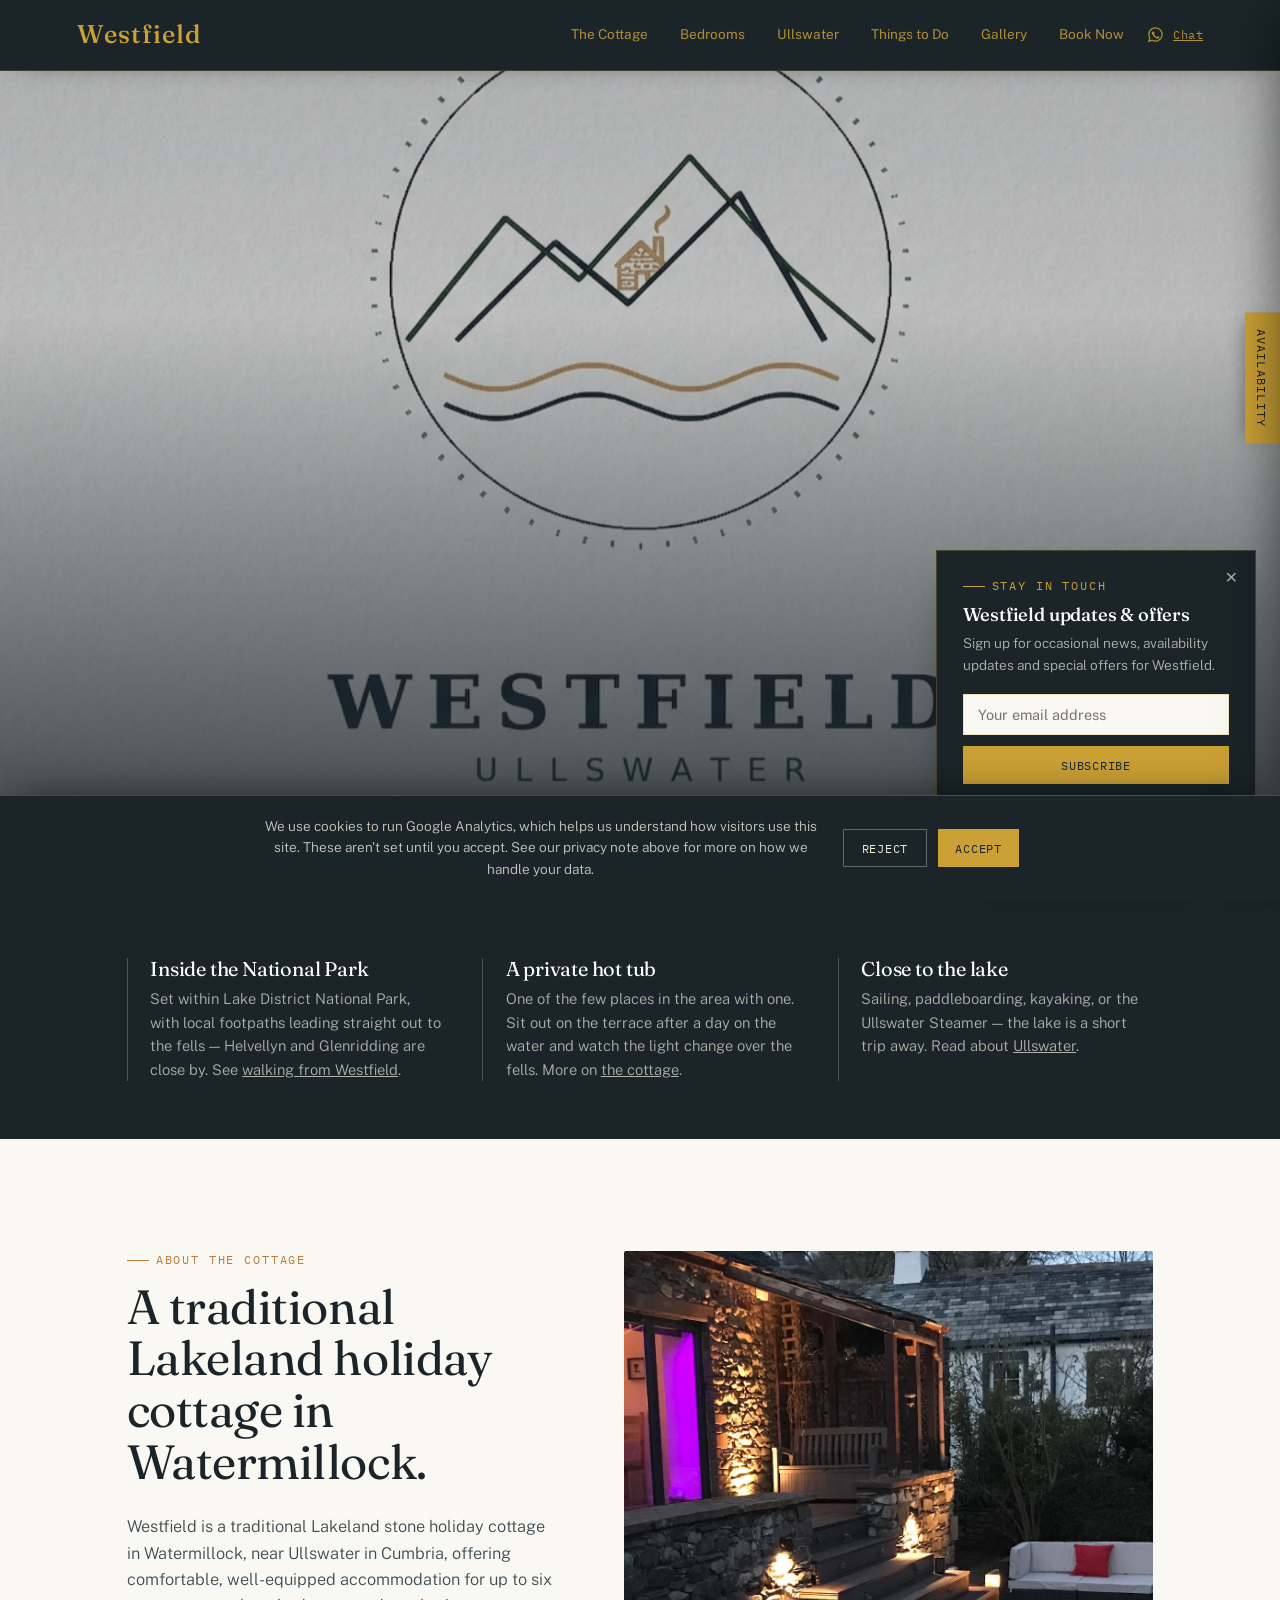
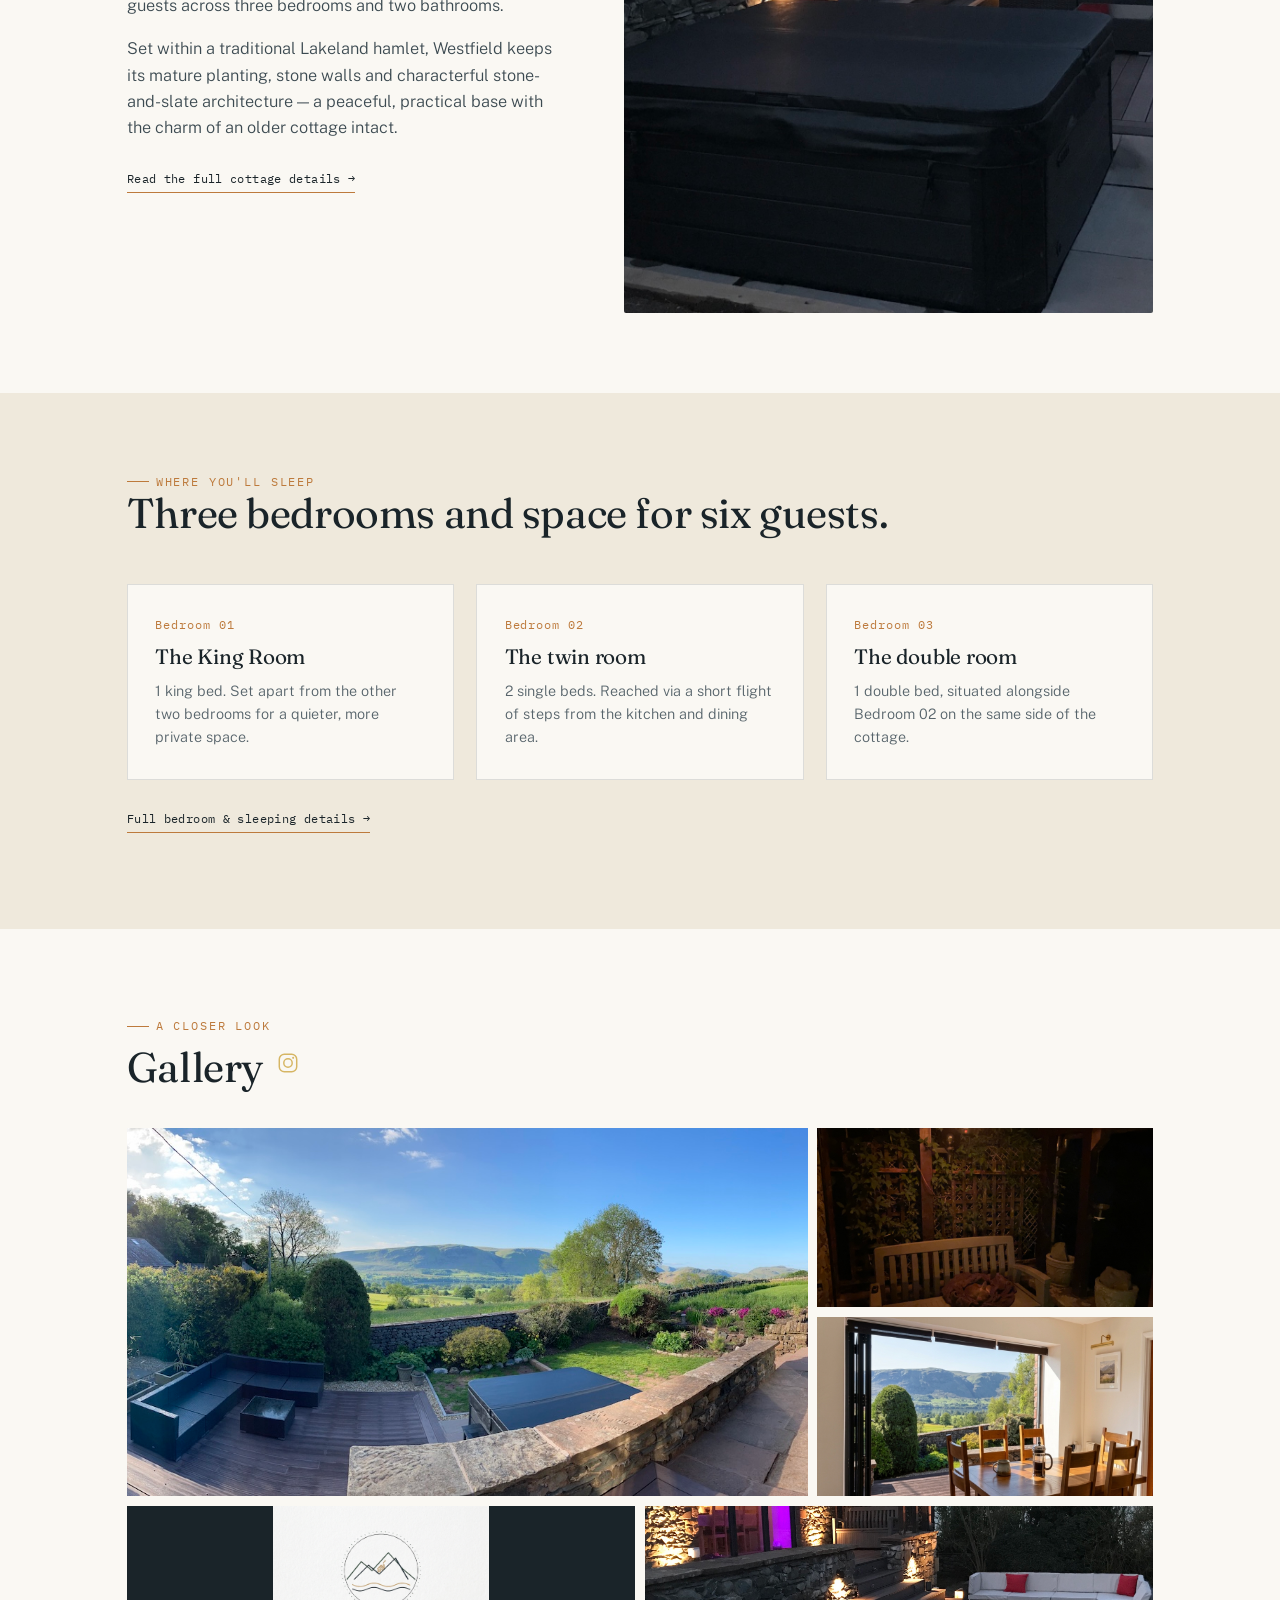
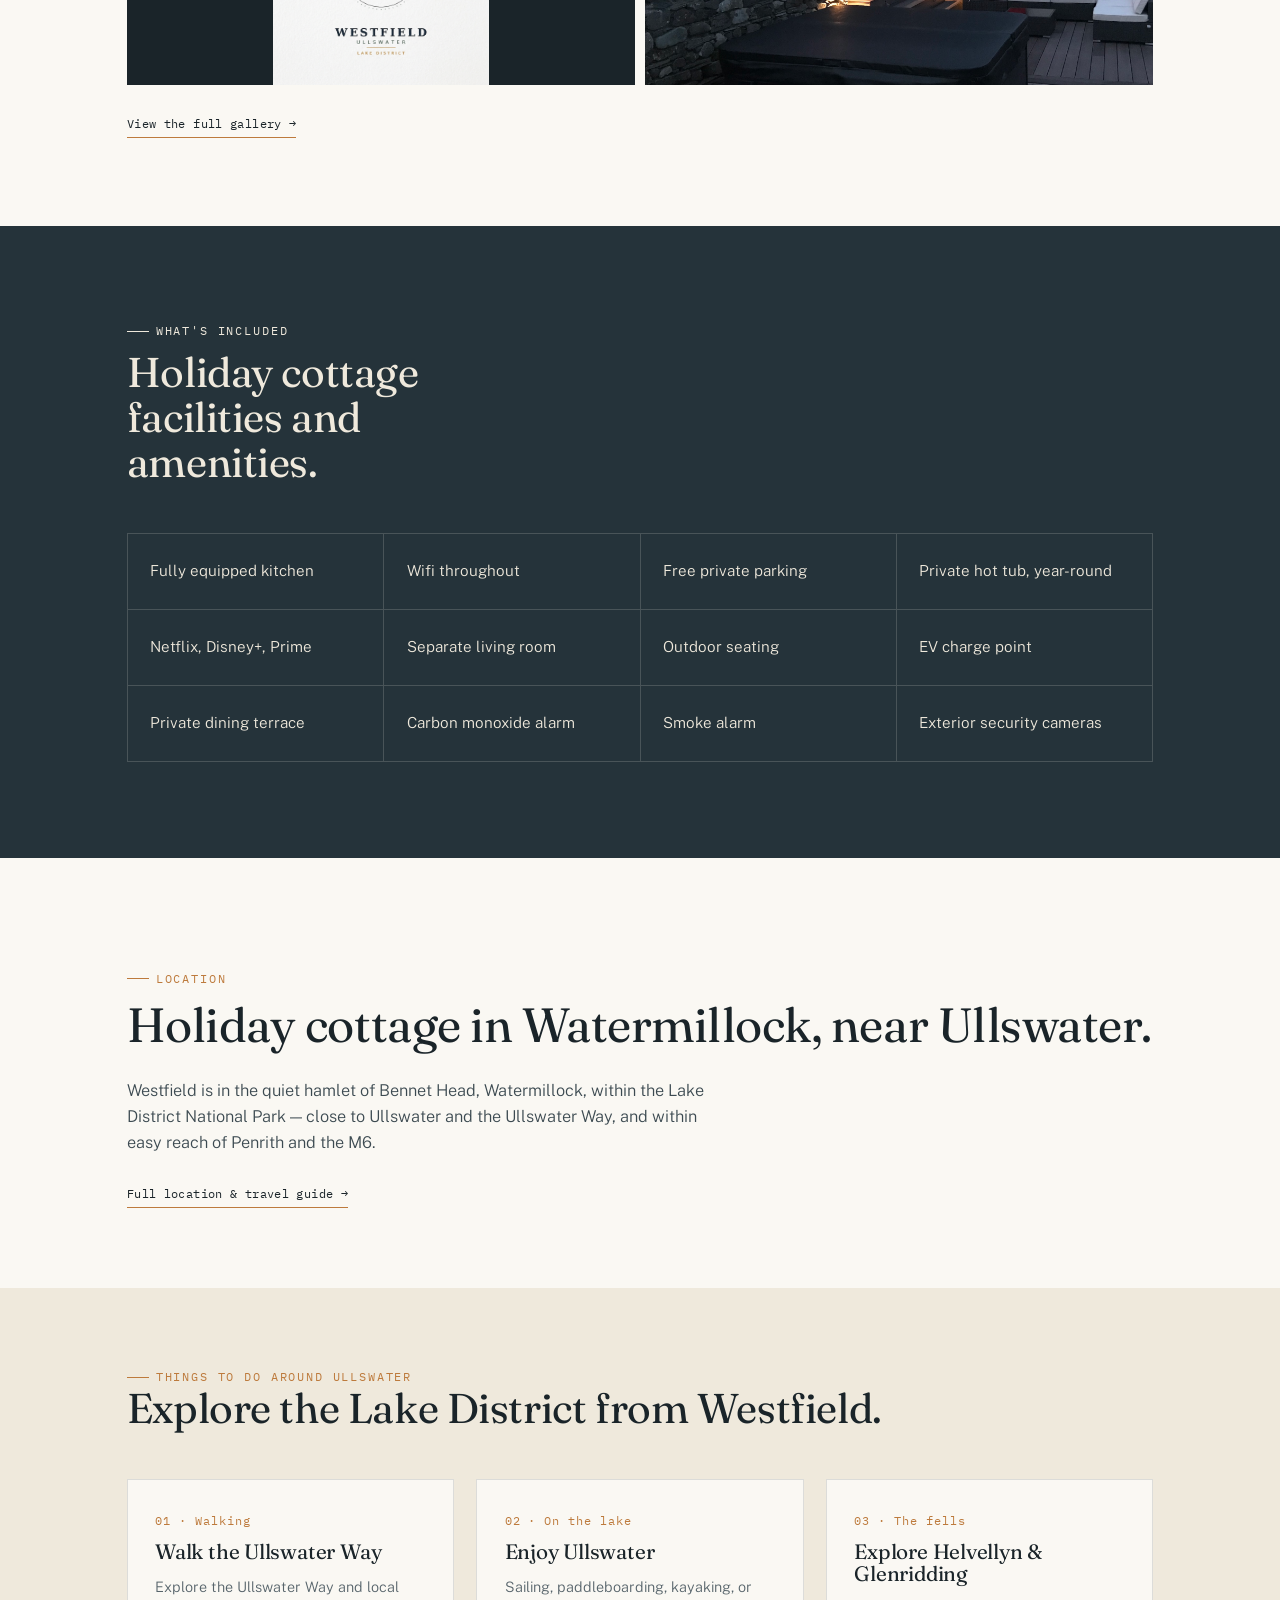
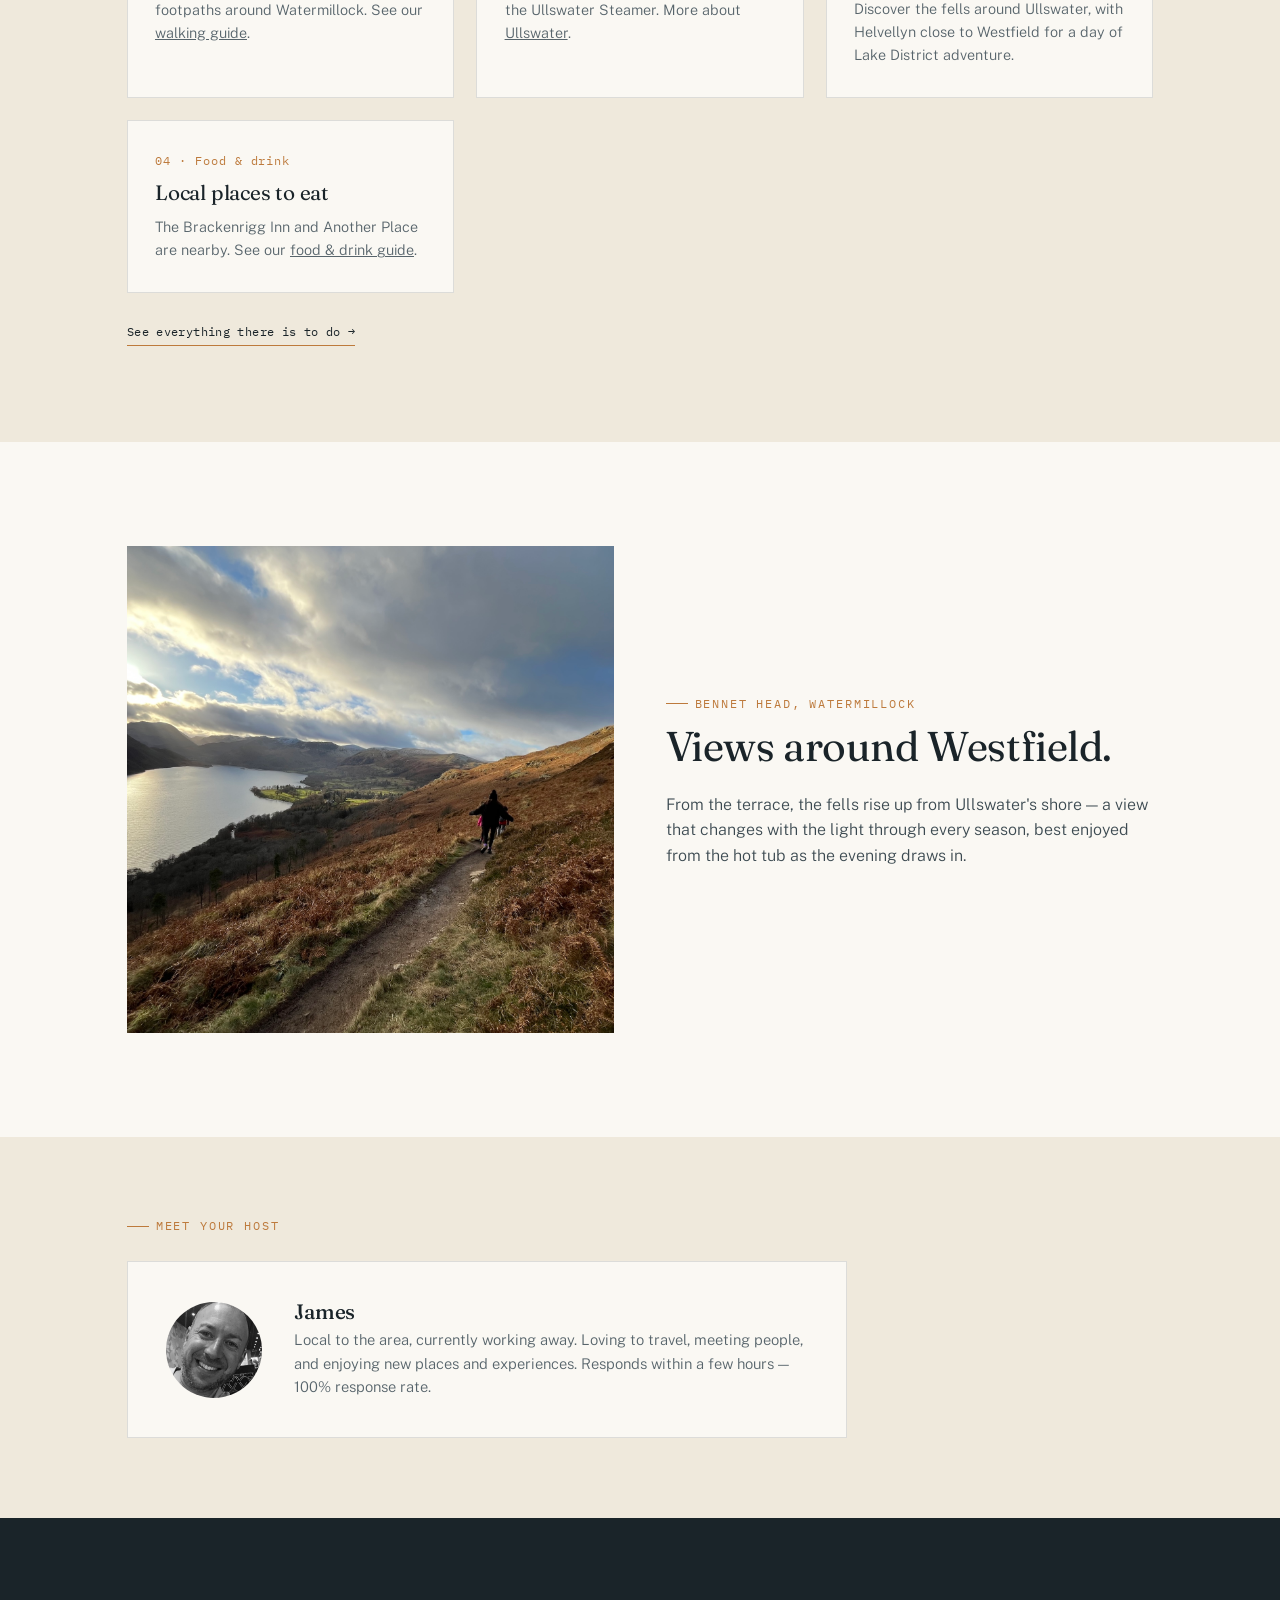
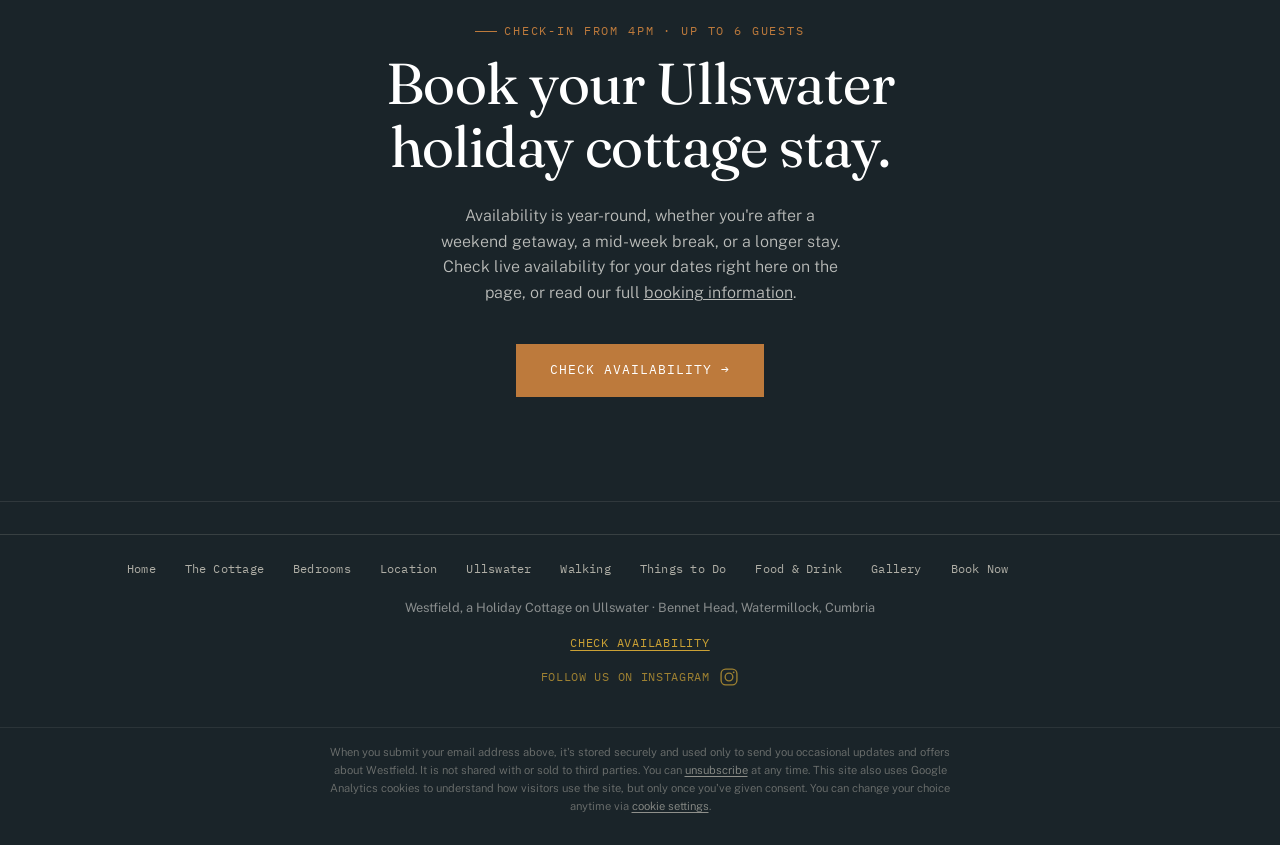
<file: index.html>
<!DOCTYPE html>
<html lang="en-GB">
<head>
<meta charset="UTF-8">
<meta name="viewport" content="width=device-width, initial-scale=1.0">
<meta name="theme-color" content="#1a2429">
<title>Westfield, a Holiday Cottage on Ullswater · Watermillock, Cumbria</title>
<meta name="description" content="Stay at Westfield, a 3-bedroom holiday cottage with a private hot tub on the Ullswater Way in Watermillock, Cumbria. Sleeps 6. Explore Ullswater, the fells and the Lake District from your self-catering base.">
<meta name="robots" content="index, follow">
<link rel="canonical" href="https://www.staywestfield.uk/">
<meta property="og:title" content="Westfield, a Holiday Cottage on Ullswater · Watermillock">
<meta property="og:description" content="3-bedroom holiday cottage near Ullswater in Watermillock, Cumbria, sleeping 6 guests with a private hot tub.">
<meta property="og:type" content="website">
<meta property="og:url" content="https://www.staywestfield.uk/">
<meta property="og:image" content="https://www.staywestfield.uk/images/logo.JPG">
<meta property="og:locale" content="en_GB">
<meta name="twitter:card" content="summary_large_image">
<link rel="icon" href="images/logo.png">
<link rel="preconnect" href="https://fonts.googleapis.com">
<link rel="preconnect" href="https://fonts.gstatic.com" crossorigin>
<link href="https://fonts.googleapis.com/css2?family=Fraunces:opsz,wght@9..144,300;9..144,400;9..144,500;9..144,600&family=Public+Sans:wght@300;400;500;600&family=IBM+Plex+Mono:wght@400;500&display=swap" rel="stylesheet">
<style>
  :root{
    --slate:#25333a;
    --slate-deep:#1a2429;
    --lake:#4e7a8c;
    --moss:#5f6f47;
    --stone:#efe9dc;
    --amber:#bd7a3c;
    --gold:#cba135;
    --off-white:#faf8f3;
    --line: rgba(37,51,58,0.14);
    --max: 1180px;
  }
  *{box-sizing:border-box; margin:0; padding:0;}
  html, body{max-width:100%; overflow-x:hidden;}
  html{scroll-behavior:smooth;}
  body{
    background:var(--off-white);
    color:var(--slate-deep);
    font-family:'Public Sans', sans-serif;
    font-weight:400;
    line-height:1.6;
    -webkit-font-smoothing:antialiased;
  }
  @media (prefers-reduced-motion: reduce){
    html{scroll-behavior:auto;}
    *{animation-duration:0.01ms !important; animation-iteration-count:1 !important; transition-duration:0.01ms !important;}
  }
  a{color:inherit;}
  img{display:block; width:100%; height:100%; object-fit:cover;}
  h1,h2,h3{font-family:'Fraunces', serif; font-weight:500; letter-spacing:-0.01em; line-height:1.08;}
  .eyebrow{
    font-family:'IBM Plex Mono', monospace;
    font-size:0.72rem;
    letter-spacing:0.16em;
    text-transform:uppercase;
    color:var(--amber);
    display:flex;
    align-items:center;
    gap:0.6em;
  }
  .eyebrow::before{content:""; width:22px; height:1px; background:var(--amber); display:inline-block;}
  .wrap{max-width:var(--max); margin:0 auto; padding:0 6vw;}

  .contours{position:absolute; inset:0; pointer-events:none; opacity:0.5;}
  .contours svg{width:100%; height:100%;}

  header{
    position:fixed; top:0; left:0; right:0; z-index:50;
    display:flex; justify-content:space-between; align-items:center;
    padding:1.2rem 6vw;
    background:var(--slate-deep);
    border-bottom:1px solid rgba(212,175,55,0.18);
    box-shadow:0 8px 24px -18px rgba(0,0,0,0.6);
  }
  header .mark{
    font-family:'Fraunces', serif; font-weight:500; font-size:1.6rem; letter-spacing:0.04em;
    color:var(--gold);
    line-height:1;
    text-decoration:none;
  }
  header nav{display:flex; gap:2rem; font-size:0.85rem; flex-wrap:nowrap; white-space:nowrap;}
  header nav a{color:var(--gold); text-decoration:none; opacity:0.85; transition:opacity .2s; padding:0.3rem 0;}
  header nav a:hover{opacity:1;}
  header nav a:focus-visible, a:focus-visible, button:focus-visible{
    outline:2px solid var(--gold); outline-offset:3px;
  }
  @media (max-width:1000px) and (min-width:861px){ header nav{gap:1.2rem; font-size:0.78rem;} }
  @media (max-width:860px){ header nav{display:none;} }
  .menu-trigger{
    display:none; background:none; border:none; cursor:pointer;
    color:var(--gold); font-family:'IBM Plex Mono', monospace;
    font-size:0.8rem; letter-spacing:0.08em; text-transform:uppercase;
    padding:0.5rem 0.2rem;
  }
  @media (max-width:860px){ .menu-trigger{display:inline-block;} }

  .mobile-menu{
    position:fixed; inset:0; z-index:95;
    background:var(--slate-deep);
    display:none;
    flex-direction:column;
    padding:1.2rem 6vw 2rem;
  }
  .mobile-menu.is-open{display:flex;}
  .mobile-menu-top{display:flex; justify-content:space-between; align-items:center; margin-bottom:2.5rem;}
  .mobile-menu-close{
    background:none; border:none; cursor:pointer; color:var(--gold);
    font-size:2rem; line-height:1; padding:0.3rem;
  }
  .mobile-menu nav{display:flex; flex-direction:column; gap:0.4rem;}
  .mobile-menu nav a{
    color:var(--stone); text-decoration:none;
    font-family:'Fraunces', serif; font-size:1.7rem; font-weight:400;
    padding:0.7rem 0; border-bottom:1px solid rgba(239,233,220,0.1);
  }
  .mobile-menu-footer{
    margin-top:auto; display:flex; flex-direction:column; gap:1rem;
    padding-top:2rem;
  }
  .mobile-menu-footer a{
    color:var(--gold); text-decoration:none;
    font-family:'IBM Plex Mono', monospace; font-size:0.85rem; letter-spacing:0.04em;
  }
  .header-right{display:flex; align-items:center; gap:1.4rem;}
  .header-whatsapp{
    display:inline-flex; align-items:center; justify-content:center; gap:0.5rem;
    color:var(--gold); opacity:0.85; transition:opacity .2s ease;
  }
  .header-whatsapp:hover{opacity:1;}
  .header-whatsapp-label{
    font-family:'IBM Plex Mono', monospace; font-size:0.78rem;
    letter-spacing:0.04em;
  }

  .hero{
    position:relative;
    height:100svh;
    min-height:560px;
    overflow:hidden;
    color:#fff;
    display:flex;
    align-items:flex-end;
  }
  .hero-media{position:absolute; inset:0; z-index:0; overflow:hidden; background:#efeee9;}
  .hero-img{
    position:absolute; inset:0; width:100%; height:100%;
    object-fit:cover;
    filter:saturate(0.95) brightness(0.8);
    transform:scale(1);
    opacity:0;
    transition:opacity 3.8s ease;
  }
  .hero-img-a{opacity:1; z-index:1; transform:scale(1);}
  .hero-img-a.is-fading{opacity:0;}
  .hero-img-b{z-index:2;}
  .hero-img-b.is-visible{opacity:1;}
  .hero-img.is-zooming{animation:heroZoom 7.5s ease-out forwards;}
  .hero-img-a.is-zooming{animation:heroZoomLogo 2.2s ease-out forwards;}
  @keyframes heroZoom{ from{transform:scale(1);} to{transform:scale(1.3);} }
  @keyframes heroZoomLogo{ from{transform:scale(1);} to{transform:scale(1.15);} }
  .hero-scrim{
    position:absolute; inset:0; z-index:3;
    background:var(--slate-deep);
    opacity:0;
    pointer-events:none;
    transition:opacity .05s linear;
  }
  .hero::after{
    content:"";
    position:absolute; inset:0; z-index:3;
    background:linear-gradient(180deg, rgba(26,36,41,0.15) 0%, rgba(26,36,41,0.05) 35%, rgba(26,36,41,0.85) 100%);
  }
  .hero-content{
    position:relative; z-index:4; padding:0 6vw 4.5rem; width:100%;
    opacity:0; transform:translateY(48px);
    transition:opacity 2.2s ease, transform 2.2s ease;
  }
  .hero-content.is-visible{opacity:1; transform:translateY(0);}
  .hero-content .eyebrow{color:var(--stone); margin-bottom:1.1rem;}
  .hero-content .eyebrow::before{background:var(--stone);}
  .hero h1{
    font-size:clamp(2.6rem, 6.5vw, 5.2rem);
    max-width:16ch;
    font-weight:400;
  }
  .hero h1 em{font-style:italic; color:var(--stone); font-weight:300;}
  .hero-sub{
    max-width:44ch; margin-top:1.2rem; font-size:1.05rem; color:rgba(255,255,255,0.82);
    font-weight:300;
  }
  .hero-facts{
    display:flex; gap:2.2rem; margin-top:2.4rem; flex-wrap:wrap;
    font-family:'IBM Plex Mono', monospace; font-size:0.78rem; letter-spacing:0.05em;
    text-transform:uppercase; color:var(--stone);
  }
  .hero-facts span strong{display:block; font-family:'Fraunces', serif; font-size:1.5rem; color:#fff; letter-spacing:0; text-transform:none; font-weight:400;}

  .scroll-cue{
    position:absolute; bottom:1.6rem; right:6vw; z-index:4;
    writing-mode:vertical-rl; color:rgba(255,255,255,0.6);
    font-family:'IBM Plex Mono', monospace; font-size:0.7rem; letter-spacing:0.14em;
    display:flex; align-items:center; gap:0.6rem;
  }
  .scroll-cue::after{content:""; width:1px; height:40px; background:rgba(255,255,255,0.4);}

  .highlights{
    background:var(--slate-deep); color:var(--stone);
    padding:3.6rem 0; position:relative; overflow:hidden;
  }
  .highlights .wrap{
    display:grid; grid-template-columns:repeat(3,1fr); gap:2.5rem;
    position:relative; z-index:1;
  }
  @media (max-width:820px){ .highlights .wrap{grid-template-columns:1fr;} }
  .h-item{border-left:1px solid rgba(239,233,220,0.25); padding-left:1.4rem;}
  .h-item h3{font-size:1.25rem; color:#fff; margin-bottom:0.5rem; font-weight:400;}
  .h-item p{font-size:0.92rem; color:rgba(239,233,220,0.72); font-weight:300;}

  .about{padding:7rem 0 5rem; position:relative;}
  .about .grid{display:grid; grid-template-columns:0.9fr 1.1fr; gap:5vw; align-items:start;}
  @media (max-width:900px){ .about .grid{grid-template-columns:1fr; gap:2.5rem;} }
  .about h2{font-size:clamp(2rem,4vw,3rem); font-weight:400; margin:0.7rem 0 1.6rem;}
  .about p{color:#3c4a51; max-width:60ch; margin-bottom:1.1rem; font-weight:300; font-size:1.02rem;}
  .about-figure{position:relative; aspect-ratio:4/5; overflow:hidden; border-radius:2px;}
  .about-figure .contours{opacity:0.9; mix-blend-mode:soft-light;}

  .divider{position:relative; height:120px; overflow:hidden; background:var(--stone);}

  .rooms{background:var(--stone); padding:5rem 0 6rem;}
  .rooms-head{display:flex; justify-content:space-between; align-items:flex-end; gap:2rem; margin-bottom:3rem; flex-wrap:wrap;}
  .rooms-head h2{font-size:clamp(1.9rem,3.4vw,2.6rem); font-weight:400;}
  .room-grid{display:grid; grid-template-columns:repeat(3, 1fr); gap:1.4rem;}
  @media (max-width:860px){ .room-grid{grid-template-columns:1fr;} }
  .room-card{
    background:var(--off-white); border:1px solid var(--line); padding:1.9rem 1.7rem;
    display:flex; flex-direction:column; gap:0.7rem;
    transition:transform .35s ease, box-shadow .35s ease;
  }
  .room-card:hover{transform:translateY(-4px); box-shadow:0 18px 34px -22px rgba(26,36,41,0.35);}
  .room-num{font-family:'IBM Plex Mono', monospace; font-size:0.75rem; color:var(--amber); letter-spacing:0.08em;}
  .room-card h3{font-size:1.3rem; font-weight:400;}
  .room-card p{font-size:0.9rem; color:#57646b; font-weight:300;}

  .gallery{padding:5.5rem 0; background:var(--off-white);}
  .gallery-head{margin-bottom:2.4rem;}
  .gallery-title-line{display:flex; align-items:center; gap:0.9rem;}
  .gallery-head h2{font-size:clamp(1.9rem,3.4vw,2.6rem); font-weight:400; margin-top:0.6rem;}
  .g-grid{
    display:grid;
    grid-template-columns:repeat(6, 1fr);
    grid-auto-rows:14vw;
    gap:0.6rem;
  }
  @media (max-width:820px){ .g-grid{grid-template-columns:repeat(2,1fr); grid-auto-rows:38vw;} }
  .g-item{overflow:hidden; position:relative;}
  .g-item img{transition:transform .6s ease;}
  .g-item:hover img{transform:scale(1.06);}
  .g-item.a{grid-column:span 4; grid-row:span 2;}
  .g-item.b{grid-column:span 2; grid-row:span 1;}
  .g-item.c{grid-column:span 2; grid-row:span 1;}
  .g-item.d{grid-column:span 3; grid-row:span 1;}
  .g-item.d img{object-fit:contain; background:var(--slate-deep);}
  .g-item.e{grid-column:span 3; grid-row:span 1;}
  @media (max-width:820px){ .g-item.a,.g-item.b,.g-item.c,.g-item.d,.g-item.e{grid-column:span 1; grid-row:span 1;} }

  .amenities{background:var(--slate); color:var(--stone); padding:6rem 0;}
  .amenities .wrap > .eyebrow{color:var(--stone);}
  .amenities .wrap > .eyebrow::before{background:var(--stone);}
  .amenities h2{font-size:clamp(1.9rem,3.4vw,2.6rem); font-weight:400; margin:0.6rem 0 3rem; max-width:16ch;}
  .amen-grid{
    display:grid; grid-template-columns:repeat(4,1fr); gap:0;
    border-top:1px solid rgba(239,233,220,0.18);
    border-left:1px solid rgba(239,233,220,0.18);
  }
  @media (max-width:820px){ .amen-grid{grid-template-columns:repeat(2,1fr);} }
  .amen-item{
    padding:1.4rem 1.4rem 1.4rem 0;
    border-bottom:1px solid rgba(239,233,220,0.18);
    border-right:1px solid rgba(239,233,220,0.18);
    padding-left:1.4rem;
    font-size:0.95rem; font-weight:300;
    display:flex; align-items:center; min-height:76px;
  }

  .setting{padding:6.5rem 0; position:relative; overflow:hidden;}
  .setting .grid{display:grid; grid-template-columns:1fr 1fr; gap:4vw; align-items:center;}
  @media (max-width:900px){ .setting .grid{grid-template-columns:1fr;} }
  .setting h2{font-size:clamp(1.9rem,3.4vw,2.6rem); font-weight:400; margin:0.7rem 0 1.4rem;}
  .setting p{color:#3c4a51; font-weight:300; margin-bottom:1rem; max-width:52ch;}
  .setting-figure{aspect-ratio:1/1; position:relative; overflow:hidden;}

  .host{background:var(--stone); padding:5rem 0;}
  .host .card{
    display:flex; gap:2rem; align-items:center; background:var(--off-white);
    border:1px solid var(--line); padding:2.4rem; max-width:720px;
  }
  @media (max-width:600px){ .host .card{flex-direction:column; text-align:center;} }
  .host .photo{width:96px; height:96px; border-radius:50%; overflow:hidden; flex-shrink:0;}
  .host h3{font-size:1.3rem; font-weight:500; margin-bottom:0.3rem;}
  .host p{font-size:0.92rem; color:#57646b; font-weight:300;}

  .cta{
    background:var(--slate-deep); color:#fff; padding:6.5rem 0; text-align:center;
    position:relative; overflow:hidden;
  }
  .cta h2{font-size:clamp(2.2rem,5vw,3.6rem); font-weight:400; max-width:16ch; margin:0.8rem auto 1.6rem;}
  .cta p{color:rgba(250,248,243,0.72); max-width:42ch; margin:0 auto 2.4rem; font-weight:300;}
  .btn{
    display:inline-flex; align-items:center; gap:0.6rem;
    background:var(--amber); color:#fff; text-decoration:none;
    padding:1rem 2.1rem; font-family:'IBM Plex Mono', monospace;
    font-size:0.8rem; letter-spacing:0.08em; text-transform:uppercase;
    transition:background .25s ease, transform .25s ease;
  }
  .btn:hover{background:#a8672f; transform:translateY(-2px);}

  .mobile-book-bar{
    display:none;
    position:fixed; left:0; right:0; bottom:0; z-index:70;
    background:var(--slate-deep);
    border-top:1px solid rgba(212,175,55,0.25);
    padding:0.8rem 6vw;
    box-shadow:0 -10px 24px -14px rgba(0,0,0,0.5);
  }
  .mobile-book-bar a{
    display:block; text-align:center;
    background:var(--amber); color:#fff; text-decoration:none;
    padding:0.85rem 1rem; font-family:'IBM Plex Mono', monospace;
    font-size:0.78rem; letter-spacing:0.06em; text-transform:uppercase;
  }
  @media (max-width:640px){
    .mobile-book-bar{display:block;}
    body{padding-bottom:4.2rem;}
  }

  footer{
    background:var(--slate-deep); color:rgba(250,248,243,0.5);
    padding:2rem 0 2.5rem; font-size:0.8rem; text-align:center;
    border-top:1px solid rgba(239,233,220,0.1);
  }
  footer a{text-decoration:underline; text-underline-offset:3px;}
  .footer-inner{
    display:flex; flex-direction:column; align-items:center; justify-content:center; gap:0.9rem;
    flex-wrap:wrap;
  }
  .footer-check-availability{
    color:var(--gold); text-decoration:underline; text-underline-offset:3px;
    font-family:'IBM Plex Mono', monospace; font-size:0.78rem;
    letter-spacing:0.06em; text-transform:uppercase;
  }
  .footer-social{
    color:var(--gold); opacity:0.75; text-decoration:none;
    display:inline-flex; align-items:center; justify-content:center; gap:0.6rem;
    transition:opacity .2s ease;
  }
  .footer-social:hover{opacity:1;}
  .footer-social-label{
    font-family:'IBM Plex Mono', monospace; font-size:0.72rem;
    letter-spacing:0.06em; text-transform:uppercase;
  }

  .privacy-note{
    background:var(--slate-deep);
    border-top:1px solid rgba(239,233,220,0.08);
    padding:1rem 6vw 1.8rem;
    text-align:center;
  }
  .privacy-note p{
    max-width:640px; margin:0 auto;
    font-size:0.7rem; line-height:1.6;
    color:rgba(239,233,220,0.4);
    font-weight:300;
  }
  .privacy-note a{color:rgba(239,233,220,0.55); text-decoration:underline; text-underline-offset:2px;}
  .privacy-note button.privacy-unsub-trigger{
    background:none; border:none; padding:0; margin:0; cursor:pointer;
    font:inherit; color:rgba(239,233,220,0.55);
    text-decoration:underline; text-underline-offset:2px;
  }
  .privacy-note .cookie-settings-trigger{
    background:none; border:none; padding:0; margin:0; cursor:pointer;
    font:inherit; color:rgba(239,233,220,0.55);
    text-decoration:underline; text-underline-offset:2px;
  }

  .cookie-banner{
    position:fixed; left:0; right:0; bottom:0; z-index:100;
    background:var(--slate-deep); color:var(--stone);
    border-top:1px solid rgba(212,175,55,0.3);
    box-shadow:0 -16px 40px -20px rgba(0,0,0,0.6);
    padding:1.2rem 6vw;
    display:none;
    align-items:center; justify-content:center; gap:1.4rem;
    flex-wrap:wrap; text-align:center;
  }
  .cookie-banner.is-visible{display:flex;}
  .cookie-banner p{
    font-size:0.85rem; font-weight:300; max-width:560px;
    color:rgba(239,233,220,0.85); margin:0;
  }
  .cookie-banner a{color:var(--gold); text-decoration:underline; text-underline-offset:2px;}
  .cookie-banner-actions{display:flex; gap:0.7rem; flex-wrap:wrap; justify-content:center;}
  .cookie-banner-actions button{
    border:none; cursor:pointer; font-family:'IBM Plex Mono', monospace;
    font-size:0.75rem; letter-spacing:0.06em; text-transform:uppercase;
    padding:0.65rem 1.1rem; transition:background .2s ease, opacity .2s ease;
  }
  .cookie-accept{background:var(--gold); color:var(--slate-deep);}
  .cookie-accept:hover{background:#e0b64a;}
  .cookie-reject{background:transparent; color:var(--stone); border:1px solid rgba(239,233,220,0.35) !important;}
  .cookie-reject:hover{opacity:0.8;}

  .modal-overlay{
    position:fixed; inset:0; z-index:90;
    background:rgba(20,26,29,0.7);
    display:none; align-items:center; justify-content:center;
    padding:1.5rem;
  }
  .modal-overlay.is-open{display:flex;}
  .modal-box{
    position:relative; width:min(360px, 100%);
    background:var(--slate-deep); color:var(--stone);
    border:1px solid rgba(212,175,55,0.25);
    box-shadow:0 25px 60px -20px rgba(0,0,0,0.6);
    padding:1.9rem 1.7rem 1.7rem;
  }
  .modal-close{
    position:absolute; top:0.7rem; right:0.8rem;
    background:none; border:none; cursor:pointer;
    color:var(--stone); opacity:0.7;
    font-size:1.3rem; line-height:1; padding:0.3rem;
    transition:opacity .2s ease;
  }
  .modal-close:hover{opacity:1;}
  .modal-box h3{font-size:1.1rem; font-weight:500; margin-bottom:0.5rem; color:#fff;}
  .modal-box p{font-size:0.85rem; color:rgba(239,233,220,0.75); font-weight:300; margin-bottom:1.1rem;}
  .modal-form{display:flex; flex-direction:column; gap:0.7rem;}
  .modal-form input[type="email"]{
    width:100%; padding:0.7rem 0.9rem;
    background:var(--off-white); border:1px solid rgba(212,175,55,0.3);
    color:var(--slate-deep); font-family:'Public Sans', sans-serif; font-size:0.9rem;
  }
  .modal-form input[type="email"]:focus-visible{outline:2px solid var(--gold); outline-offset:2px;}
  .modal-form button[type="submit"]{
    background:var(--gold); color:var(--slate-deep); border:none; cursor:pointer;
    padding:0.7rem 1rem; font-family:'IBM Plex Mono', monospace; font-size:0.75rem;
    letter-spacing:0.06em; text-transform:uppercase; transition:background .2s ease;
  }
  .modal-form button[type="submit"]:hover{background:#e0b64a;}
  .modal-success{font-size:0.9rem; color:var(--gold); font-weight:400; display:none;}
  .modal-box.is-submitted .modal-form{display:none;}
  .modal-box.is-submitted .modal-success{display:block;}

  .newsletter-box{
    position:fixed; right:1.5rem; bottom:5.7rem; z-index:80;
    width:min(320px, calc(100vw - 3rem));
    background:var(--slate-deep); color:var(--stone);
    border:1px solid rgba(212,175,55,0.25);
    box-shadow:0 20px 45px -20px rgba(0,0,0,0.55);
    padding:1.6rem 1.6rem 1.5rem;
    opacity:0; transform:translateY(16px) scale(0.98);
    pointer-events:none;
    transition:opacity .4s ease, transform .4s ease;
  }
  .newsletter-box.is-visible{opacity:1; transform:translateY(0) scale(1); pointer-events:auto;}
  .newsletter-close{
    position:absolute; top:0.7rem; right:0.8rem;
    background:none; border:none; cursor:pointer;
    color:var(--stone); opacity:0.7;
    font-size:1.3rem; line-height:1; padding:0.3rem;
    transition:opacity .2s ease;
  }
  .newsletter-close:hover{opacity:1;}
  .newsletter-box .eyebrow{color:var(--gold); margin-bottom:0.6rem;}
  .newsletter-box .eyebrow::before{background:var(--gold);}
  .newsletter-box h3{font-size:1.15rem; font-weight:500; margin-bottom:0.5rem; color:#fff;}
  .newsletter-box p{font-size:0.85rem; color:rgba(239,233,220,0.75); font-weight:300; margin-bottom:1.1rem;}
  .newsletter-form{display:flex; flex-direction:column; gap:0.7rem;}
  .newsletter-form input[type="email"]{
    width:100%; padding:0.7rem 0.9rem;
    background:var(--off-white); border:1px solid rgba(212,175,55,0.3);
    color:var(--slate-deep); font-family:'Public Sans', sans-serif; font-size:0.9rem;
  }
  .newsletter-form input[type="email"]:focus-visible{outline:2px solid var(--gold); outline-offset:2px;}
  .newsletter-form button{
    background:var(--gold); color:var(--slate-deep); border:none; cursor:pointer;
    padding:0.7rem 1rem; font-family:'IBM Plex Mono', monospace; font-size:0.75rem;
    letter-spacing:0.06em; text-transform:uppercase; transition:background .2s ease;
  }
  .newsletter-form button:hover{background:#e0b64a;}
  .newsletter-success{font-size:0.9rem; color:var(--gold); font-weight:400; display:none;}
  .newsletter-box.is-submitted .newsletter-form{display:none;}
  .newsletter-box.is-submitted .newsletter-success{display:block;}
  @media (max-width:600px){ .newsletter-box{right:1rem; bottom:5.2rem; left:1rem; width:auto;} }

  .chat-bubble{
    position:fixed; right:1.5rem; bottom:1.5rem; z-index:78;
    display:flex; align-items:center; gap:0.7rem;
    text-decoration:none;
    opacity:0; transform:translateY(16px) scale(0.95);
    pointer-events:none;
    transition:opacity .4s ease, transform .4s ease;
  }
  .chat-bubble.is-visible{opacity:1; transform:translateY(0) scale(1); pointer-events:auto;}

  .availability-tab{
    position:fixed; top:42%; right:0; z-index:82;
    transform:translateY(-50%);
    background:var(--gold); color:var(--slate-deep);
    border:none; cursor:pointer;
    padding:1rem 0.6rem;
    font-family:'IBM Plex Mono', monospace; font-size:0.78rem;
    letter-spacing:0.1em; text-transform:uppercase;
    writing-mode:vertical-rl; text-orientation:mixed;
    box-shadow:-6px 0 18px -8px rgba(0,0,0,0.4);
    transition:background .2s ease;
  }
  .availability-tab:hover{background:#e0b64a;}

  .availability-backdrop{
    position:fixed; inset:0; z-index:83;
    background:rgba(20,26,29,0.55);
    opacity:0; pointer-events:none;
    transition:opacity .3s ease;
  }
  .availability-backdrop.is-open{opacity:1; pointer-events:auto;}

  .availability-panel{
    position:fixed; top:0; right:0; bottom:0; z-index:84;
    width:min(440px, 92vw);
    background:var(--off-white);
    box-shadow:-20px 0 50px -20px rgba(0,0,0,0.55);
    transform:translateX(100%);
    transition:transform .4s ease;
    display:flex; flex-direction:column;
    overflow-y:auto;
  }
  .availability-panel.is-open{transform:translateX(0);}
  .availability-panel-header{
    display:flex; justify-content:space-between; align-items:center;
    padding:1.2rem 1.4rem;
    background:var(--slate-deep); color:#fff;
    position:sticky; top:0; z-index:1;
  }
  .availability-panel-header h3{
    font-family:'Fraunces', serif; font-size:1.15rem; font-weight:500; color:var(--gold);
  }
  .availability-panel-close{
    background:none; border:none; cursor:pointer; color:var(--stone);
    font-size:1.6rem; line-height:1; padding:0.2rem 0.5rem;
  }
  .availability-panel-body{padding:1.3rem 1.4rem 2rem;}
  @media (max-width:600px){
    .availability-tab{padding:0.85rem 0.5rem; font-size:0.72rem;}
  }
  .chat-greeting{
    background:var(--slate-deep); color:var(--stone);
    border:1px solid rgba(212,175,55,0.3);
    padding:0.65rem 0.9rem;
    font-size:0.78rem; line-height:1.4; font-weight:300;
    max-width:190px;
    box-shadow:0 14px 30px -14px rgba(0,0,0,0.55);
  }
  .chat-avatar-wrap{position:relative; width:60px; height:60px; flex-shrink:0;}
  .chat-bubble-avatar{
    position:absolute; inset:0; border-radius:50%; overflow:hidden;
    border:2px solid var(--gold);
    background:var(--slate-deep);
  }
  .chat-bubble-avatar img{width:100%; height:100%; object-fit:cover;}
  .chat-bubble-badge{
    position:absolute; bottom:-3px; right:-3px;
    width:24px; height:24px; border-radius:50%;
    background:var(--gold); color:var(--slate-deep);
    display:flex; align-items:center; justify-content:center;
    border:2px solid var(--slate-deep);
  }
  @media (max-width:600px){
    .chat-bubble{right:1rem; bottom:1rem;}
    .chat-greeting{max-width:150px; font-size:0.72rem; padding:0.55rem 0.75rem;}
  }
  @media (max-width:640px){
    .chat-bubble{bottom:4.6rem;}
    .newsletter-box{bottom:8.8rem;}
  }

  .reveal{opacity:0; transform:translateY(18px); transition:opacity .8s ease, transform .8s ease;}
  .reveal.in{opacity:1; transform:translateY(0);}

  /* ============================================================
     RESPONSIVE MOBILE LAYOUT
     Optimised for phones from 320px through 760px.
     ============================================================ */
  @media (max-width:760px){
    html{font-size:100%;}
    body{
      background:#e6dfcd;
      overflow-x:hidden;
      padding-bottom:4.8rem;
    }

    header{
      padding:0.85rem 5vw;
      min-height:58px;
    }
    header .mark{font-size:1.35rem;}
    .header-right{gap:0.9rem;}
    .header-whatsapp{gap:0;}
    .header-whatsapp-label{display:none;}
    .header-whatsapp svg{width:21px;height:21px;}
    .menu-trigger{font-size:0.72rem;padding:0.55rem 0.1rem;}

    .mobile-menu{
      padding:1rem 7vw 1.5rem;
      overflow-y:auto;
    }
    .mobile-menu-top{margin-bottom:1.4rem;}
    .mobile-menu nav{gap:0;}
    .mobile-menu nav a{
      font-size:1.45rem;
      padding:0.62rem 0;
    }
    .mobile-menu-footer{gap:0.8rem;padding-top:1.5rem;}
    .mobile-menu-footer a{font-size:0.75rem;}

    .hero{
      height:82svh;
      min-height:560px;
      max-height:760px;
    }
    .hero-content{
      padding:0 7vw 3.2rem;
    }
    .hero-content .eyebrow{
      font-size:0.62rem;
      letter-spacing:0.12em;
      margin-bottom:0.8rem;
    }
    .hero-content .eyebrow::before{width:16px;}
    .hero h1{
      font-size:clamp(2.25rem,10.5vw,3.55rem);
      line-height:1.03;
      max-width:14ch;
    }
    .hero-sub{
      margin-top:1rem;
      font-size:0.92rem;
      line-height:1.5;
      max-width:42ch;
    }
    .hero-facts{
      gap:1rem 1.25rem;
      margin-top:1.6rem;
      font-size:0.63rem;
    }
    .hero-facts span{min-width:58px;}
    .hero-facts span strong{font-size:1.3rem;}
    .scroll-cue{display:none;}

    .highlights, .about, .rooms, .gallery, .amenities, .setting, .host, .cta{
      margin:0 0.65rem 0.9rem;
      border-radius:18px;
      overflow:hidden;
      box-shadow:0 14px 30px -22px rgba(26,36,41,0.45);
    }
    .highlights{margin-top:0.9rem;padding:2.4rem 0;}
    .highlights .wrap{gap:1.8rem;}
    .h-item{padding-left:1rem;}
    .h-item h3{font-size:1.12rem;}
    .h-item p{font-size:0.86rem;line-height:1.55;}

    .wrap{
      width:100%;
      max-width:none;
      padding:0 6.5vw;
    }
    .about{padding:3.2rem 0 3rem;}
    .about .grid{gap:2rem;}
    .about h2{
      font-size:clamp(1.85rem,8vw,2.35rem);
      line-height:1.08;
      margin:0.55rem 0 1.15rem;
    }
    .about p{font-size:0.94rem;line-height:1.62;margin-bottom:0.9rem;}
    .about-figure{aspect-ratio:4/3;border-radius:10px;}

    .rooms{padding:3.2rem 0 3.4rem;}
    .rooms-head{margin-bottom:1.8rem;gap:1rem;}
    .rooms-head h2{
      font-size:clamp(1.8rem,7.5vw,2.3rem);
      line-height:1.08;
    }
    .room-grid{grid-template-columns:1fr;gap:0.8rem;}
    .room-card{
      padding:1.35rem 1.25rem;
      gap:0.55rem;
      border-radius:10px;
    }
    .room-num{font-size:0.67rem;}
    .room-card h3{font-size:1.18rem;}
    .room-card p{font-size:0.86rem;line-height:1.55;}

    .gallery{padding:3.2rem 0 3.4rem;}
    .gallery-head{margin-bottom:1.5rem;}
    .gallery-title-row{display:block;}
    .gallery-title-line{gap:0.65rem;}
    .gallery-head h2{
      font-size:clamp(1.85rem,7.5vw,2.3rem);
      margin-top:0.45rem;
    }
    .g-grid{
      grid-template-columns:1fr;
      grid-auto-rows:auto;
      gap:0.65rem;
    }
    .g-item.a,.g-item.b,.g-item.c,.g-item.d,.g-item.e{
      grid-column:span 1;
      grid-row:span 1;
      aspect-ratio:4/3;
    }
    .g-item.a{aspect-ratio:16/10;}
    .g-item.d img{object-fit:cover;}

    .amenities{padding:3.4rem 0;}
    .amenities h2{
      font-size:clamp(1.8rem,7.5vw,2.3rem);
      margin:0.55rem 0 1.8rem;
      line-height:1.08;
    }
    .amen-grid{grid-template-columns:1fr;}
    .amen-item{
      min-height:58px;
      padding:0.85rem 1rem;
      font-size:0.88rem;
    }

    .setting{padding:3.4rem 0;}
    .setting .grid{gap:1.8rem;}
    .setting-figure{aspect-ratio:4/3;border-radius:10px;}
    .setting h2{
      font-size:clamp(1.8rem,7.5vw,2.3rem);
      margin:0.55rem 0 1rem;
    }
    .setting p{font-size:0.94rem;line-height:1.6;}

    .host{padding:3.2rem 0;}
    .host .card{
      padding:1.6rem 1.3rem;
      gap:1rem;
      border-radius:10px;
    }
    .host .photo{width:84px;height:84px;}
    .host h3{font-size:1.2rem;}
    .host p{font-size:0.86rem;line-height:1.55;}

    .cta{padding:3.8rem 0 4rem;}
    .cta .eyebrow{font-size:0.61rem;}
    .cta h2{
      font-size:clamp(2rem,9vw,2.8rem);
      line-height:1.05;
      margin:0.65rem auto 1.15rem;
    }
    .cta p{font-size:0.9rem;line-height:1.55;margin-bottom:1.6rem;}
    .btn{
      width:100%;
      justify-content:center;
      padding:0.95rem 1rem;
      font-size:0.72rem;
    }

    footer{padding:1.7rem 0 2rem;font-size:0.72rem;}
    .footer-inner{gap:0.8rem;}
    .footer-inner span{line-height:1.6;}
    .footer-social-label{font-size:0.66rem;}
    .privacy-note{padding:0.9rem 6vw 1.5rem;}
    .privacy-note p{font-size:0.64rem;}

    .newsletter-box{
      left:0.75rem;
      right:0.75rem;
      bottom:5.25rem;
      width:auto;
      padding:1.25rem 1.2rem 1.15rem;
    }
    .newsletter-box h3{font-size:1.05rem;}
    .newsletter-box p{font-size:0.78rem;margin-bottom:0.9rem;}
    .newsletter-form{gap:0.55rem;}

    .chat-bubble{
      right:0.8rem;
      bottom:4.9rem;
    }
    .chat-greeting{
      max-width:145px;
      font-size:0.68rem;
      padding:0.5rem 0.65rem;
    }
    .chat-avatar-wrap{width:54px;height:54px;}
    .chat-bubble-badge{width:22px;height:22px;}

    .reveal{
      transform:translateY(28px);
      transition:opacity .7s ease, transform .7s ease;
    }
    .reveal.in{transform:translateY(0);}
  }

  @media (max-width:390px){
    .hero{height:84svh;min-height:540px;}
    .hero-content{padding-left:6.5vw;padding-right:6.5vw;padding-bottom:2.7rem;}
    .hero h1{font-size:clamp(2.05rem,10.2vw,2.75rem);}
    .hero-sub{font-size:0.88rem;}
    .hero-facts{gap:0.8rem 0.9rem;font-size:0.59rem;}
    .hero-facts span{min-width:52px;}
    .hero-facts span strong{font-size:1.2rem;}
    .wrap{padding-left:6vw;padding-right:6vw;}
    .highlights, .about, .rooms, .gallery, .amenities, .setting, .host, .cta{
      margin-left:0.5rem;
      margin-right:0.5rem;
    }
    .room-card{padding:1.2rem 1.1rem;}
    .amen-item{font-size:0.84rem;}
    .chat-greeting{display:none;}
  }

  @media (min-width:761px) and (max-width:900px){
    .wrap{padding-left:5vw;padding-right:5vw;}
    header{padding-left:5vw;padding-right:5vw;}
  }

  @media (hover:none){
    .room-card:hover,
    .g-item:hover img,
    .btn:hover{transform:none;box-shadow:none;}
  }

  /* ============================================
     Added for multi-page SEO build-out (subpages)
     ============================================ */

  .subhero{
    position:relative;
    height:52vh;
    min-height:380px;
    max-height:560px;
    overflow:hidden;
    color:#fff;
    display:flex;
    align-items:flex-end;
    margin-top:0;
  }
  .subhero-media{position:absolute; inset:0; z-index:0; overflow:hidden; background:#1a2429;}
  .subhero-media img{
    position:absolute; inset:0; width:100%; height:100%; object-fit:cover;
    filter:saturate(0.95) brightness(0.72);
  }
  .subhero-scrim{
    position:absolute; inset:0; z-index:1;
    background:linear-gradient(180deg, rgba(26,36,41,0.15) 0%, rgba(26,36,41,0.55) 65%, rgba(26,36,41,0.88) 100%);
  }
  .subhero-content{position:relative; z-index:2; width:100%; padding:6.5rem 6vw 3rem;}
  .subhero-content .eyebrow{color:var(--gold);}
  .subhero-content .eyebrow::before{background:var(--gold);}
  .subhero-content h1{font-size:clamp(2rem, 5vw, 3.4rem); color:#fff; max-width:820px;}
  .subhero-content p{font-size:1.02rem; color:rgba(255,255,255,0.86); max-width:640px; margin-top:0.9rem;}

  .breadcrumb{
    position:relative; z-index:2;
    display:flex; flex-wrap:wrap; align-items:center; gap:0.4em;
    font-family:'IBM Plex Mono', monospace; font-size:0.72rem; letter-spacing:0.04em;
    color:rgba(255,255,255,0.75);
    padding:5.4rem 6vw 0;
  }
  .breadcrumb a{color:rgba(255,255,255,0.75); text-decoration:none; border-bottom:1px solid rgba(255,255,255,0.3);}
  .breadcrumb a:hover{color:#fff; border-color:#fff;}
  .breadcrumb span[aria-current]{color:var(--gold);}

  .section-intro{max-width:760px; margin:0 auto 3rem;}
  .section-intro.left{margin:0 0 3rem;}

  .prose p{margin-bottom:1.05rem; max-width:68ch;}
  .prose p:last-child{margin-bottom:0;}

  .link-list{list-style:none; margin:1.2rem 0; padding:0;}
  .link-list li{
    padding:0.55rem 0; border-bottom:1px solid var(--line);
    display:flex; justify-content:space-between; gap:1rem; align-items:baseline;
  }
  .link-list li:first-child{border-top:1px solid var(--line);}
  .link-list a{text-decoration:underline; text-decoration-color:rgba(37,51,58,0.35); text-underline-offset:3px;}
  .link-list a:hover{text-decoration-color:currentColor;}

  .resource-grid{
    display:grid; grid-template-columns:repeat(auto-fit, minmax(240px,1fr));
    gap:1px; background:var(--line); border:1px solid var(--line); margin-top:1.5rem;
  }
  .resource-card{background:var(--off-white); padding:1.6rem 1.7rem;}
  .resource-card .r-cat{
    font-family:'IBM Plex Mono', monospace; font-size:0.68rem; letter-spacing:0.1em; text-transform:uppercase;
    color:var(--amber);
  }
  .resource-card h4{font-family:'Fraunces', serif; font-weight:500; font-size:1.15rem; margin:0.5rem 0 0.5rem;}
  .resource-card p{font-size:0.92rem; color:rgba(37,51,58,0.8); margin-bottom:0.8rem;}
  .resource-card a.ext-link{
    font-family:'IBM Plex Mono', monospace; font-size:0.76rem; letter-spacing:0.02em;
    color:var(--lake); text-decoration:none; border-bottom:1px solid rgba(78,122,140,0.4);
  }
  .resource-card a.ext-link:hover{border-color:var(--lake);}

  .faq{max-width:760px;}
  .faq details{
    border-bottom:1px solid var(--line);
    padding:1.1rem 0;
  }
  .faq details:first-child{border-top:1px solid var(--line);}
  .faq summary{
    font-family:'Fraunces', serif; font-size:1.08rem; font-weight:500;
    cursor:pointer; list-style:none; display:flex; justify-content:space-between; align-items:center; gap:1rem;
  }
  .faq summary::-webkit-details-marker{display:none;}
  .faq summary::after{
    content:"+"; font-family:'IBM Plex Mono', monospace; font-size:1.2rem; color:var(--amber);
    flex-shrink:0; transition:transform .2s ease;
  }
  .faq details[open] summary::after{content:"\2212";}
  .faq details p{margin-top:0.8rem; color:rgba(37,51,58,0.82); max-width:64ch;}

  .page-links-out{
    display:flex; flex-wrap:wrap; gap:0.9rem 1.6rem; margin-top:1.8rem;
  }
  .page-links-out a{
    font-family:'IBM Plex Mono', monospace; font-size:0.78rem; letter-spacing:0.03em;
    color:var(--slate-deep); text-decoration:none; padding-bottom:0.2rem;
    border-bottom:1px solid var(--amber);
  }
  .page-links-out a:hover{color:var(--amber);}

  .explore-more{background:var(--stone); padding:3.4rem 0;}
  .explore-more .wrap > .eyebrow{margin-bottom:1rem;}
  .explore-grid{
    display:grid; grid-template-columns:repeat(auto-fit, minmax(220px,1fr));
    gap:1.4rem; margin-top:1.6rem;
  }
  .explore-card{
    display:block; text-decoration:none; color:inherit;
    background:var(--off-white); border:1px solid var(--line); padding:1.5rem 1.6rem;
    transition:border-color .2s ease, transform .2s ease;
  }
  .explore-card:hover{border-color:var(--amber); transform:translateY(-2px);}
  .explore-card .eyebrow{font-size:0.66rem; margin-bottom:0.6rem;}
  .explore-card h3{font-size:1.15rem; margin-bottom:0.4rem;}
  .explore-card p{font-size:0.88rem; color:rgba(37,51,58,0.75);}

  .table-wrap{overflow-x:auto; margin:1.6rem 0;}
  table.simple-table{border-collapse:collapse; width:100%; min-width:480px; font-size:0.92rem;}
  table.simple-table th, table.simple-table td{
    text-align:left; padding:0.7rem 1rem; border-bottom:1px solid var(--line);
  }
  table.simple-table th{
    font-family:'IBM Plex Mono', monospace; font-size:0.7rem; letter-spacing:0.06em; text-transform:uppercase;
    color:var(--amber); font-weight:500;
  }

  .footer-sitemap{
    border-top:1px solid rgba(239,233,220,0.14);
  }
  .footer-sitemap .wrap{
    display:flex; flex-wrap:wrap; gap:0.5rem 1.8rem;
    padding:1.6rem 6vw 1.2rem;
    font-family:'IBM Plex Mono', monospace; font-size:0.74rem; letter-spacing:0.02em;
  }
  .footer-sitemap a{color:rgba(239,233,220,0.7); text-decoration:none;}
  .footer-sitemap a:hover{color:var(--gold);}

  @media (max-width:700px){
    .subhero{height:44vh; min-height:320px;}
    .breadcrumb{padding-top:5rem;}
  }

</style>
<script type="application/ld+json">
{
  "@context": "https://schema.org",
  "@type": "VacationRental",
  "additionalType": "Cottage",
  "name": "Westfield",
  "description": "3-bedroom holiday cottage near Ullswater in Watermillock, Cumbria, sleeping up to 6 guests, with a private hot tub.",
  "url": "https://www.staywestfield.uk/",
  "identifier": "STAYWESTFIELD-001",
  "latitude": "54.60639161407419",
  "longitude": "-2.866286320468499",
  "address": {
    "@type": "PostalAddress",
    "streetAddress": "Bennet Head",
    "addressLocality": "Watermillock",
    "addressRegion": "Cumbria",
    "postalCode": "CA11",
    "addressCountry": "GB"
  },
  "checkinTime": "16:00:00+00:00",
  "checkoutTime": "10:00:00+00:00",
  "knowsLanguage": ["en-GB"],
  "image": [
    "https://www.staywestfield.uk/images/westfield_front.jpg",
    "https://www.staywestfield.uk/images/westfield_over_field.jpg",
    "https://www.staywestfield.uk/images/front_door.jpg",
    "https://www.staywestfield.uk/images/dining_view.jpg",
    "https://www.staywestfield.uk/images/ullswater_panoramic.jpg",
    "https://www.staywestfield.uk/images/front_bedroom_neutral.jpg",
    "https://www.staywestfield.uk/images/bathroom.jpg",
    "https://www.staywestfield.uk/images/hot_tub_deck.jpg",
    "https://www.staywestfield.uk/images/w_dog_bench.jpg"
  ],
  "containsPlace": {
    "@type": "Accommodation",
    "additionalType": "EntirePlace",
    "occupancy": { "@type": "QuantitativeValue", "value": 6 },
    "numberOfBedrooms": 3,
    "numberOfBathroomsTotal": 2,
    "numberOfRooms": 5,
    "bed": [
      { "@type": "BedDetails", "numberOfBeds": 1, "typeOfBed": "King" },
      { "@type": "BedDetails", "numberOfBeds": 2, "typeOfBed": "Single" },
      { "@type": "BedDetails", "numberOfBeds": 1, "typeOfBed": "Double" }
    ],
    "amenityFeature": [
      { "@type": "LocationFeatureSpecification", "name": "hotTub", "value": true },
      { "@type": "LocationFeatureSpecification", "name": "wifi", "value": true },
      { "@type": "LocationFeatureSpecification", "name": "kitchen", "value": true },
      { "@type": "LocationFeatureSpecification", "name": "tv", "value": true },
      { "@type": "LocationFeatureSpecification", "name": "parkingType", "value": "Free" }
    ]
  }
}
</script>
</head>
<body>

<header>
  <a href="index.html" class="mark">Westfield</a>
  <div class="header-right">
    <nav id="siteNav">
      <a href="cottage.html">The Cottage</a>
      <a href="bedrooms.html">Bedrooms</a>
      <a href="ullswater.html">Ullswater</a>
      <a href="things-to-do.html">Things to Do</a>
      <a href="gallery.html">Gallery</a>
      <a href="booking.html">Book Now</a>
    </nav>
    <a href="https://wa.me/447554334030?text=Hi%20I%20would%20like%20to%20connect%20regarding%20Westfield%20On%20Ullswater" target="_blank" rel="noopener" class="header-whatsapp" aria-label="Message us on WhatsApp">
      <svg viewBox="0 0 24 24" width="19" height="19" fill="none" stroke="currentColor" stroke-width="1.6" aria-hidden="true">
        <path d="M12 3.5a8.4 8.4 0 0 0-7.2 12.7L3.5 20.5l4.4-1.3A8.4 8.4 0 1 0 12 3.5z"/>
        <path d="M8.7 8.9c.2-.5.4-.5.6-.5h.5c.2 0 .4 0 .5.4.2.5.6 1.5.6 1.6.1.1.1.3 0 .4-.1.2-.1.3-.2.4l-.4.4c-.1.1-.2.2-.1.4.2.3.7 1.1 1.5 1.8.9.8 1.6 1 1.9 1.2.2.1.3.1.4 0l.6-.7c.2-.2.3-.2.5-.1l1.4.7c.2.1.3.1.4.3 0 .1 0 .8-.3 1.2-.3.4-1.1.9-1.9.9-1 0-2.6-.4-4.2-2-1.7-1.6-2.6-3.5-2.7-3.8-.1-.3-.6-1.1-.6-1.9 0-.8.4-1.2.5-1.4z" fill="currentColor" stroke="none"/>
      </svg>
      <span class="header-whatsapp-label">Chat</span>
    </a>
    <button class="menu-trigger" id="menuTrigger" aria-expanded="false" aria-controls="mobileMenu">Menu</button>
  </div>
</header>

<div class="mobile-menu" id="mobileMenu">
  <div class="mobile-menu-top">
    <a href="index.html" class="mark">Westfield</a>
    <button class="mobile-menu-close" id="mobileMenuClose" aria-label="Close menu">&times;</button>
  </div>
  <nav>
    <a href="index.html">Home</a>
    <a href="cottage.html">The Cottage</a>
    <a href="bedrooms.html">Bedrooms</a>
    <a href="location.html">Location</a>
    <a href="ullswater.html">Ullswater</a>
    <a href="walking.html">Walking</a>
    <a href="things-to-do.html">Things to Do</a>
    <a href="food-drink.html">Food &amp; Drink</a>
    <a href="gallery.html">Gallery</a>
    <a href="booking.html">Book Now</a>
  </nav>
  <div class="mobile-menu-footer">
    <a href="https://wa.me/447554334030?text=Hi%20I%20would%20like%20to%20connect%20regarding%20Westfield%20On%20Ullswater" target="_blank" rel="noopener">Chat on WhatsApp</a>
    <a href="https://www.instagram.com/westfieldonullswater/?utm_source=ig_web_button_share_sheet" target="_blank" rel="noopener">Follow us on Instagram</a>
    <a href="#" class="open-availability">Check Availability</a>
  </div>
</div>

<section class="hero">
  <div class="hero-media">
    <img class="hero-img hero-img-a" src="images/logo.JPG" alt="Westfield holiday cottage terrace near Ullswater in Watermillock" fetchpriority="high" loading="eager" decoding="async">
    <img class="hero-img hero-img-b" src="images/ullswater_panoramic.jpg" alt="Panoramic view of Ullswater and the Lake District fells near Watermillock" loading="eager" decoding="async">
  </div>
  <div class="hero-scrim"></div>
  <div class="hero-content">
    <div class="eyebrow">Watermillock · Lake District National Park</div>
    <h1>A holiday cottage tucked above Ullswater<em>, in Watermillock, Cumbria.</em></h1>
    <p class="hero-sub">A hidden luxury holiday cottage retreat nestled along the Ullswater Way. Westfield sits in the quiet hamlet of Bennet Head, footpaths at the door and a private hot tub on the terrace — a peaceful base for exploring the fells.</p>
    <div class="hero-facts">
      <span><strong>6</strong>Guests</span>
      <span><strong>3</strong>Bedrooms</span>
      <span><strong>2</strong>Bathrooms</span>
      <span><strong>1</strong>Hot Tub</span>
    </div>
  </div>
  <div class="scroll-cue">Scroll</div>
</section>

<section class="highlights">
  <div class="wrap">
    <div class="h-item reveal">
      <h3>Inside the National Park</h3>
      <p>Set within Lake District National Park, with local footpaths leading straight out to the fells — Helvellyn and Glenridding are close by. See <a href="walking.html">walking from Westfield</a>.</p>
    </div>
    <div class="h-item reveal">
      <h3>A private hot tub</h3>
      <p>One of the few places in the area with one. Sit out on the terrace after a day on the water and watch the light change over the fells. More on <a href="cottage.html">the cottage</a>.</p>
    </div>
    <div class="h-item reveal">
      <h3>Close to the lake</h3>
      <p>Sailing, paddleboarding, kayaking, or the Ullswater Steamer — the lake is a short trip away. Read about <a href="ullswater.html">Ullswater</a>.</p>
    </div>
  </div>
</section>

<section class="about" id="about">
  <div class="wrap grid">
    <div class="reveal">
      <div class="eyebrow">About the cottage</div>
      <h2>A traditional Lakeland holiday cottage in Watermillock.</h2>
      <p>Westfield is a traditional Lakeland stone holiday cottage in Watermillock, near Ullswater in Cumbria, offering comfortable, well-equipped accommodation for up to six guests across three bedrooms and two bathrooms.</p>
      <p>Set within a traditional Lakeland hamlet, Westfield keeps its mature planting, stone walls and characterful stone-and-slate architecture — a peaceful, practical base with the charm of an older cottage intact.</p>
      <div class="page-links-out"><a href="cottage.html">Read the full cottage details →</a></div>
    </div>
    <div class="about-figure reveal">
      <img src="images/hot_tub_deck.jpg" alt="Interior of Westfield holiday cottage in Watermillock, Cumbria" loading="lazy" decoding="async">
    </div>
  </div>
</section>

<section class="rooms" id="rooms">
  <div class="wrap">
    <div class="rooms-head reveal">
      <div>
        <div class="eyebrow">Where you'll sleep</div>
        <h2>Three bedrooms and space for six guests.</h2>
      </div>
    </div>
    <div class="room-grid">
      <div class="room-card reveal">
        <div class="room-num">Bedroom 01</div>
        <h3>The King Room</h3>
        <p>1 king bed. Set apart from the other two bedrooms for a quieter, more private space.</p>
      </div>
      <div class="room-card reveal">
        <div class="room-num">Bedroom 02</div>
        <h3>The twin room</h3>
        <p>2 single beds. Reached via a short flight of steps from the kitchen and dining area.</p>
      </div>
      <div class="room-card reveal">
        <div class="room-num">Bedroom 03</div>
        <h3>The double room</h3>
        <p>1 double bed, situated alongside Bedroom 02 on the same side of the cottage.</p>
      </div>
    </div>
    <div class="page-links-out"><a href="bedrooms.html">Full bedroom &amp; sleeping details →</a></div>
  </div>
</section>

<section class="gallery" id="gallery">
  <div class="wrap">
    <div class="gallery-head reveal">
      <div class="gallery-title-row">
        <div class="eyebrow">A closer look</div>
        <div class="gallery-title-line">
          <h2>Gallery</h2>
          <a href="https://www.instagram.com/westfieldonullswater/?utm_source=ig_web_button_share_sheet" target="_blank" rel="noopener" class="footer-social" aria-label="Westfield on Instagram">
            <svg viewBox="0 0 24 24" width="22" height="22" fill="none" stroke="currentColor" stroke-width="1.6" aria-hidden="true">
              <rect x="2.5" y="2.5" width="19" height="19" rx="5.5"/>
              <circle cx="12" cy="12" r="4.6"/>
              <circle cx="17.6" cy="6.4" r="1.1" fill="currentColor" stroke="none"/>
            </svg>
          </a>
        </div>
      </div>
    </div>
    <div class="g-grid">
      <div class="g-item a reveal"><img src="images/ullswater_panoramic.jpg" alt="Westfield holiday cottage in Watermillock, near Ullswater" loading="lazy" decoding="async"></div>
      <div class="g-item b reveal"><img src="images/w_dog_bench.jpg" alt="Interior detail of Westfield holiday cottage near Ullswater" loading="lazy" decoding="async"></div>
      <div class="g-item c reveal"><img src="images/dining_view.jpg" alt="View of Westfield holiday cottage and surrounding Lake District landscape" loading="lazy" decoding="async"></div>
      <div class="g-item d reveal"><img src="images/logo.JPG" alt="Westfield cottage terrace with views towards Ullswater" loading="lazy" decoding="async"></div>
      <div class="g-item e reveal"><img src="images/hot_tub_deck.jpg" alt="Interior of Westfield cottage holiday accommodation" loading="lazy" decoding="async"></div>
    </div>
    <div class="page-links-out"><a href="gallery.html">View the full gallery →</a></div>
  </div>
</section>

<section class="amenities" id="amenities">
  <div class="wrap">
    <div class="eyebrow reveal">What's included</div>
    <h2 class="reveal">Holiday cottage facilities and amenities.</h2>
    <div class="amen-grid">
      <div class="amen-item reveal">Fully equipped kitchen</div>
      <div class="amen-item reveal">Wifi throughout</div>
      <div class="amen-item reveal">Free private parking</div>
      <div class="amen-item reveal">Private hot tub, year-round</div>
      <div class="amen-item reveal">Netflix, Disney+, Prime</div>
      <div class="amen-item reveal">Separate living room</div>
      <div class="amen-item reveal">Outdoor seating</div>
      <div class="amen-item reveal">EV charge point</div>
      <div class="amen-item reveal">Private dining terrace</div>
      <div class="amen-item reveal">Carbon monoxide alarm</div>
      <div class="amen-item reveal">Smoke alarm</div>
      <div class="amen-item reveal">Exterior security cameras</div>
    </div>
  </div>
</section>

<section class="about" id="location">
  <div class="wrap">
    <div class="reveal">
      <div class="eyebrow">Location</div>
      <h2>Holiday cottage in Watermillock, near Ullswater.</h2>
      <p>Westfield is in the quiet hamlet of Bennet Head, Watermillock, within the Lake District National Park — close to Ullswater and the Ullswater Way, and within easy reach of Penrith and the M6.</p>
      <div class="page-links-out"><a href="location.html">Full location &amp; travel guide →</a></div>
    </div>
  </div>
</section>

<section class="rooms" id="things-to-do">
  <div class="wrap">
    <div class="rooms-head reveal">
      <div>
        <div class="eyebrow">Things to do around Ullswater</div>
        <h2>Explore the Lake District from Westfield.</h2>
      </div>
    </div>
    <div class="room-grid">
      <div class="room-card reveal">
        <div class="room-num">01 · Walking</div>
        <h3>Walk the Ullswater Way</h3>
        <p>Explore the Ullswater Way and local footpaths around Watermillock. See our <a href="walking.html">walking guide</a>.</p>
      </div>
      <div class="room-card reveal">
        <div class="room-num">02 · On the lake</div>
        <h3>Enjoy Ullswater</h3>
        <p>Sailing, paddleboarding, kayaking, or the Ullswater Steamer. More about <a href="ullswater.html">Ullswater</a>.</p>
      </div>
      <div class="room-card reveal">
        <div class="room-num">03 · The fells</div>
        <h3>Explore Helvellyn &amp; Glenridding</h3>
        <p>Discover the fells around Ullswater, with Helvellyn close to Westfield for a day of Lake District adventure.</p>
      </div>
      <div class="room-card reveal">
        <div class="room-num">04 · Food &amp; drink</div>
        <h3>Local places to eat</h3>
        <p>The Brackenrigg Inn and Another Place are nearby. See our <a href="food-drink.html">food &amp; drink guide</a>.</p>
      </div>
    </div>
    <div class="page-links-out"><a href="things-to-do.html">See everything there is to do →</a></div>
  </div>
</section>

<section class="setting" id="setting">
  <div class="wrap grid">
    <div class="setting-figure reveal">
      <img src="images/views_around_westfield.jpeg" alt="Panoramic view of Ullswater and the Lake District fells near Watermillock" loading="lazy" decoding="async">
    </div>
    <div class="reveal">
      <div class="eyebrow">Bennet Head, Watermillock</div>
      <h2>Views around Westfield.</h2>
      <p>From the terrace, the fells rise up from Ullswater's shore — a view that changes with the light through every season, best enjoyed from the hot tub as the evening draws in.</p>
    </div>
  </div>
</section>

<section class="host">
  <div class="wrap">
    <div class="eyebrow reveal" style="margin-bottom:1.6rem;">Meet your host</div>
    <div class="card reveal">
      <div class="photo"><img src="images/selfie.jpg" alt="James, host of Westfield" loading="lazy" decoding="async"></div>
      <div>
        <h3>James</h3>
        <p>Local to the area, currently working away. Loving to travel, meeting people, and enjoying new places and experiences. Responds within a few hours — 100% response rate.</p>
      </div>
    </div>
  </div>
</section>

<section class="cta" id="book">
  <div class="wrap">
    <div class="eyebrow" style="justify-content:center;">Check-in from 4pm · Up to 6 guests</div>
    <h2>Book your Ullswater holiday cottage stay.</h2>
    <p>Availability is year-round, whether you're after a weekend getaway, a mid-week break, or a longer stay. Check live availability for your dates right here on the page, or read our full <a href="booking.html" style="color:inherit; text-decoration:underline;">booking information</a>.</p>
    <a class="btn open-availability" href="#">Check Availability →</a>
  </div>
</section>

<footer>
  <nav class="footer-sitemap" aria-label="Site pages">
    <div class="wrap">
      <a href="index.html">Home</a>
      <a href="cottage.html">The Cottage</a>
      <a href="bedrooms.html">Bedrooms</a>
      <a href="location.html">Location</a>
      <a href="ullswater.html">Ullswater</a>
      <a href="walking.html">Walking</a>
      <a href="things-to-do.html">Things to Do</a>
      <a href="food-drink.html">Food &amp; Drink</a>
      <a href="gallery.html">Gallery</a>
      <a href="booking.html">Book Now</a>
    </div>
  </nav>
  <div class="wrap footer-inner">
    <span>Westfield, a Holiday Cottage on Ullswater · Bennet Head, Watermillock, Cumbria</span>
    <a href="#" class="open-availability footer-check-availability">Check Availability</a>
    <a href="https://www.instagram.com/westfieldonullswater/?utm_source=ig_web_button_share_sheet" target="_blank" rel="noopener" class="footer-social" aria-label="Follow Westfield on Instagram">
      <span class="footer-social-label">Follow us on Instagram</span>
      <svg viewBox="0 0 24 24" width="20" height="20" fill="none" stroke="currentColor" stroke-width="1.6" aria-hidden="true">
        <rect x="2.5" y="2.5" width="19" height="19" rx="5.5"/>
        <circle cx="12" cy="12" r="4.6"/>
        <circle cx="17.6" cy="6.4" r="1.1" fill="currentColor" stroke="none"/>
      </svg>
    </a>
  </div>
</footer>

<div class="privacy-note">
  <p>When you submit your email address above, it's stored securely and used only to send you occasional updates and offers about Westfield. It is not shared with or sold to third parties. You can <button type="button" class="privacy-unsub-trigger" id="unsubTrigger">unsubscribe</button> at any time. This site also uses Google Analytics cookies to understand how visitors use the site, but only once you've given consent. You can change your choice anytime via <button type="button" class="cookie-settings-trigger" id="cookieSettingsTrigger">cookie settings</button>.</p>
</div>

<div class="cookie-banner" id="cookieBanner">
  <p>We use cookies to run Google Analytics, which helps us understand how visitors use this site. These aren't set until you accept. See our privacy note above for more on how we handle your data.</p>
  <div class="cookie-banner-actions">
    <button type="button" class="cookie-reject" id="cookieReject">Reject</button>
    <button type="button" class="cookie-accept" id="cookieAccept">Accept</button>
  </div>
</div>

<div class="modal-overlay" id="unsubOverlay">
  <div class="modal-box" id="unsubBox">
    <button class="modal-close" id="unsubClose" aria-label="Close">&times;</button>
    <h3>Unsubscribe</h3>
    <p>Enter the email address you'd like removed from Westfield updates and offers.</p>
    <form class="modal-form" id="unsubForm">
      <input type="email" name="email" placeholder="Your email address" required aria-label="Email address">
      <button type="submit">Unsubscribe</button>
    </form>
    <p class="modal-success">You've been unsubscribed.</p>
  </div>
</div>

<div class="newsletter-box" id="newsletterBox">
  <button class="newsletter-close" id="newsletterClose" aria-label="Close">&times;</button>
  <div class="eyebrow">Stay in touch</div>
  <h3>Westfield updates &amp; offers</h3>
  <p>Sign up for occasional news, availability updates and special offers for Westfield.</p>
  <form class="newsletter-form" id="newsletterForm">
    <input type="email" name="email" placeholder="Your email address" required aria-label="Email address">
    <button type="submit">Subscribe</button>
  </form>
  <p class="newsletter-success">Thanks — you're on the list.</p>
</div>

<a href="https://wa.me/447554334030?text=Hi%20I%20would%20like%20to%20connect%20regarding%20Westfield%20On%20Ullswater" target="_blank" rel="noopener" class="chat-bubble" id="chatBubble" aria-label="Chat with us on WhatsApp">
  <span class="chat-greeting">Hi, I'm your host for Westfield should you need any assistance today</span>
  <span class="chat-avatar-wrap">
    <span class="chat-bubble-avatar">
      <img src="images/selfie.jpg" alt="James, host of Westfield" loading="lazy" decoding="async">
    </span>
    <span class="chat-bubble-badge">
      <svg viewBox="0 0 24 24" width="13" height="13" fill="none" stroke="currentColor" stroke-width="1.8" aria-hidden="true">
        <path d="M12 3.5a8.4 8.4 0 0 0-7.2 12.7L3.5 20.5l4.4-1.3A8.4 8.4 0 1 0 12 3.5z"/>
        <path d="M8.7 8.9c.2-.5.4-.5.6-.5h.5c.2 0 .4 0 .5.4.2.5.6 1.5.6 1.6.1.1.1.3 0 .4-.1.2-.1.3-.2.4l-.4.4c-.1.1-.2.2-.1.4.2.3.7 1.1 1.5 1.8.9.8 1.6 1 1.9 1.2.2.1.3.1.4 0l.6-.7c.2-.2.3-.2.5-.1l1.4.7c.2.1.3.1.4.3 0 .1 0 .8-.3 1.2-.3.4-1.1.9-1.9.9-1 0-2.6-.4-4.2-2-1.7-1.6-2.6-3.5-2.7-3.8-.1-.3-.6-1.1-.6-1.9 0-.8.4-1.2.5-1.4z" fill="currentColor" stroke="none"/>
      </svg>
    </span>
  </span></a>

<div class="mobile-book-bar">
  <a href="#" class="open-availability">Check Dates</a>
</div>

<button type="button" class="availability-tab" id="availabilityTab" aria-expanded="false" aria-controls="availabilityPanel">Availability</button>
<div class="availability-backdrop" id="availabilityBackdrop"></div>
<div class="availability-panel" id="availabilityPanel">
  <div class="availability-panel-header">
    <h3>Check Availability</h3>
    <button type="button" class="availability-panel-close" id="availabilityClose" aria-label="Close availability calendar">&times;</button>
  </div>
  <div class="availability-panel-body">
    <script id="InnStyle-js" src="https://developer.innstyle.co.uk/calendar.min.js"></script>
    <script>InnStyle('staywestfield');</script>
  </div>
</div>

<script>
  // Google Analytics is only loaded after the user consents — see the
  // cookie banner below. Nothing analytics-related runs before that.
  function loadGoogleAnalytics(){
    if(window.gaLoaded) return;
    window.gaLoaded = true;
    var s = document.createElement('script');
    s.async = true;
    s.src = 'https://www.googletagmanager.com/gtag/js?id=G-RP1K0VXQ7T';
    document.head.appendChild(s);
    window.dataLayer = window.dataLayer || [];
    function gtag(){ dataLayer.push(arguments); }
    window.gtag = gtag;
    gtag('js', new Date());
    gtag('config', 'G-RP1K0VXQ7T');
  }

  const cookieBanner = document.getElementById('cookieBanner');
  const cookieAccept = document.getElementById('cookieAccept');
  const cookieReject = document.getElementById('cookieReject');
  const cookieSettingsTrigger = document.getElementById('cookieSettingsTrigger');

  function showCookieBanner(){
    if(cookieBanner) cookieBanner.classList.add('is-visible');
  }
  function hideCookieBanner(){
    if(cookieBanner) cookieBanner.classList.remove('is-visible');
  }

  const cookieChoice = localStorage.getItem('cookie_consent');
  if(cookieChoice === 'accepted'){
    loadGoogleAnalytics();
  } else if(cookieChoice !== 'rejected'){
    showCookieBanner();
  }

  if(cookieAccept){
    cookieAccept.addEventListener('click', function(){
      localStorage.setItem('cookie_consent', 'accepted');
      loadGoogleAnalytics();
      hideCookieBanner();
    });
  }
  if(cookieReject){
    cookieReject.addEventListener('click', function(){
      localStorage.setItem('cookie_consent', 'rejected');
      hideCookieBanner();
    });
  }
  if(cookieSettingsTrigger){
    cookieSettingsTrigger.addEventListener('click', function(){
      showCookieBanner();
    });
  }

  const els = document.querySelectorAll('.reveal');
  const io = new IntersectionObserver((entries)=>{
    entries.forEach(e=>{ if(e.isIntersecting){ e.target.classList.add('in'); io.unobserve(e.target); } });
  }, {threshold:0.15});
  els.forEach(el=>io.observe(el));

  const availabilityTab = document.getElementById('availabilityTab');
  const availabilityPanel = document.getElementById('availabilityPanel');
  const availabilityClose = document.getElementById('availabilityClose');
  const availabilityBackdrop = document.getElementById('availabilityBackdrop');

  function openAvailability(){
    availabilityPanel.classList.add('is-open');
    availabilityBackdrop.classList.add('is-open');
    availabilityTab.setAttribute('aria-expanded', 'true');
  }
  function closeAvailability(){
    availabilityPanel.classList.remove('is-open');
    availabilityBackdrop.classList.remove('is-open');
    availabilityTab.setAttribute('aria-expanded', 'false');
  }
  if(availabilityTab && availabilityPanel){
    availabilityTab.addEventListener('click', ()=>{
      if(availabilityPanel.classList.contains('is-open')){
        closeAvailability();
      } else {
        openAvailability();
      }
    });
  }
  if(availabilityClose){
    availabilityClose.addEventListener('click', closeAvailability);
  }
  if(availabilityBackdrop){
    availabilityBackdrop.addEventListener('click', closeAvailability);
  }
  document.querySelectorAll('.open-availability').forEach(function(el){
    el.addEventListener('click', function(e){
      e.preventDefault();
      openAvailability();
    });
  });

  const menuTrigger = document.getElementById('menuTrigger');
  const mobileMenu = document.getElementById('mobileMenu');
  const mobileMenuClose = document.getElementById('mobileMenuClose');

  function openMobileMenu(){
    mobileMenu.classList.add('is-open');
    menuTrigger.setAttribute('aria-expanded', 'true');
  }
  function closeMobileMenu(){
    mobileMenu.classList.remove('is-open');
    menuTrigger.setAttribute('aria-expanded', 'false');
  }
  if(menuTrigger && mobileMenu){
    menuTrigger.addEventListener('click', openMobileMenu);
  }
  if(mobileMenuClose){
    mobileMenuClose.addEventListener('click', closeMobileMenu);
  }
  document.addEventListener('keydown', (e)=>{
    if(e.key === 'Escape' && mobileMenu && mobileMenu.classList.contains('is-open')){
      closeMobileMenu();
    }
  });
  if(mobileMenu){
    mobileMenu.querySelectorAll('a').forEach(link=>{
      link.addEventListener('click', closeMobileMenu);
    });
  }

  const heroEl = document.querySelector('.hero');
  const heroScrim = document.querySelector('.hero-scrim');
  function updateHeroFade(){
    if(!heroEl || !heroScrim) return;
    const heroHeight = heroEl.offsetHeight || 1;
    const progress = Math.min(Math.max(window.scrollY / heroHeight, 0), 1);
    heroScrim.style.opacity = (progress * 0.8).toFixed(2);
  }
  window.addEventListener('scroll', updateHeroFade, {passive:true});
  window.addEventListener('resize', updateHeroFade);
  updateHeroFade();

  const heroImgA = document.querySelector('.hero-img-a');
  const heroImgB = document.querySelector('.hero-img-b');
  const heroContentEl = document.querySelector('.hero-content');
  let heroTimers = [];

  function clearHeroTimers(){
    heroTimers.forEach(t => clearTimeout(t));
    heroTimers = [];
  }

  function playHeroSequence(){
    if(!heroImgA || !heroImgB) return;
    clearHeroTimers();

    // reset both images to their starting state
    heroImgB.classList.remove('is-visible', 'is-zooming');
    heroImgA.classList.remove('is-zooming', 'is-fading');
    if(heroContentEl) heroContentEl.classList.remove('is-visible');
    void heroImgA.offsetWidth; // force reflow so the animation can restart
    void heroImgB.offsetWidth;

    const CROSSFADE_START_MS = 2200; // shorter dwell time before the crossfade begins

    // phase 1: image A starts its slow zoom
    heroImgA.classList.add('is-zooming');

    // phase 2: crossfade begins well before image A's zoom finishes, so the two
    // motions overlap — A fades out while B fades in and starts its own zoom.
    // The hero text floats up into place at the same moment, so the whole
    // reveal — image and text — feels like one connected motion.
    heroTimers.push(setTimeout(()=>{
      heroImgA.classList.add('is-fading');
      heroImgB.classList.add('is-visible', 'is-zooming');
      if(heroContentEl) heroContentEl.classList.add('is-visible');
    }, CROSSFADE_START_MS));
  }

  playHeroSequence();

  if(heroEl){
    let hasLeftHero = false;
    const heroReplayObserver = new IntersectionObserver((entries)=>{
      entries.forEach(entry=>{
        if(!entry.isIntersecting){
          hasLeftHero = true;
        } else if(hasLeftHero){
          hasLeftHero = false;
          playHeroSequence();
        }
      });
    }, {threshold:0.6});
    heroReplayObserver.observe(heroEl);
  }

  const chatBubble = document.getElementById('chatBubble');
  if(chatBubble){
    let chatBubbleShown = false;
    function checkChatBubbleScroll(){
      if(!chatBubbleShown && window.scrollY > 120){
        chatBubbleShown = true;
        chatBubble.classList.add('is-visible');
        window.removeEventListener('scroll', checkChatBubbleScroll);
      }
    }
    window.addEventListener('scroll', checkChatBubbleScroll, {passive:true});
    checkChatBubbleScroll();
  }

  const newsletterBox = document.getElementById('newsletterBox');
  const newsletterClose = document.getElementById('newsletterClose');
  const newsletterForm = document.getElementById('newsletterForm');
  const galleryEl = document.getElementById('gallery');
  let newsletterDismissed = false;

  if(newsletterBox && galleryEl){
    const newsletterObserver = new IntersectionObserver((entries)=>{
      entries.forEach(entry=>{
        if(entry.isIntersecting && !newsletterDismissed){
          newsletterBox.classList.add('is-visible');
        }
      });
    }, {threshold:0.15});
    newsletterObserver.observe(galleryEl);
  }

  if(newsletterClose){
    newsletterClose.addEventListener('click', ()=>{
      newsletterDismissed = true;
      newsletterBox.classList.remove('is-visible');
    });
  }

  // Paste your Google Apps Script Web App URL here once deployed
  // (see setup instructions — Extensions > Apps Script > Deploy > Web app).
  const GOOGLE_SHEET_ENDPOINT = 'https://script.google.com/macros/s/AKfycbxMnABvzZoL22w2mbKTwQmEQ0ub0-7M9tz32rbsC3YnjOsU9DjAzUNoOpWj1p8Wmjm_/exec';

  if(newsletterForm){
    newsletterForm.addEventListener('submit', (e)=>{
      e.preventDefault();
      const email = newsletterForm.querySelector('input[type="email"]').value;

      if(GOOGLE_SHEET_ENDPOINT && GOOGLE_SHEET_ENDPOINT.indexOf('PASTE_YOUR') === -1){
        // no-cors: Apps Script doesn't return CORS headers, so the response
        // is opaque — we can't read it, but the row is appended regardless.
        fetch(GOOGLE_SHEET_ENDPOINT, {
          method:'POST',
          mode:'no-cors',
          headers:{'Content-Type':'application/json'},
          body: JSON.stringify({action:'subscribe', email:email})
        }).catch(()=>{ /* network errors ignored — see note above */ });
      }

      newsletterBox.classList.add('is-submitted');
      setTimeout(()=>{
        newsletterDismissed = true;
        newsletterBox.classList.remove('is-visible');
      }, 2600);
    });
  }

  const unsubTrigger = document.getElementById('unsubTrigger');
  const unsubOverlay = document.getElementById('unsubOverlay');
  const unsubClose = document.getElementById('unsubClose');
  const unsubForm = document.getElementById('unsubForm');
  const unsubBox = document.getElementById('unsubBox');

  if(unsubTrigger && unsubOverlay){
    unsubTrigger.addEventListener('click', ()=>{
      unsubOverlay.classList.add('is-open');
    });
  }
  if(unsubClose && unsubOverlay){
    unsubClose.addEventListener('click', ()=>{
      unsubOverlay.classList.remove('is-open');
    });
  }
  if(unsubOverlay){
    unsubOverlay.addEventListener('click', (e)=>{
      if(e.target === unsubOverlay) unsubOverlay.classList.remove('is-open');
    });
  }
  if(unsubForm){
    unsubForm.addEventListener('submit', (e)=>{
      e.preventDefault();
      const email = unsubForm.querySelector('input[type="email"]').value;

      if(GOOGLE_SHEET_ENDPOINT && GOOGLE_SHEET_ENDPOINT.indexOf('PASTE_YOUR') === -1){
        fetch(GOOGLE_SHEET_ENDPOINT, {
          method:'POST',
          mode:'no-cors',
          headers:{'Content-Type':'application/json'},
          body: JSON.stringify({action:'unsubscribe', email:email})
        }).catch(()=>{ /* network errors ignored — see note above */ });
      }

      unsubBox.classList.add('is-submitted');
      setTimeout(()=>{
        unsubOverlay.classList.remove('is-open');
        unsubBox.classList.remove('is-submitted');
        unsubForm.reset();
      }, 2200);
    });
  }

</script>
</body>
</html>
</file>
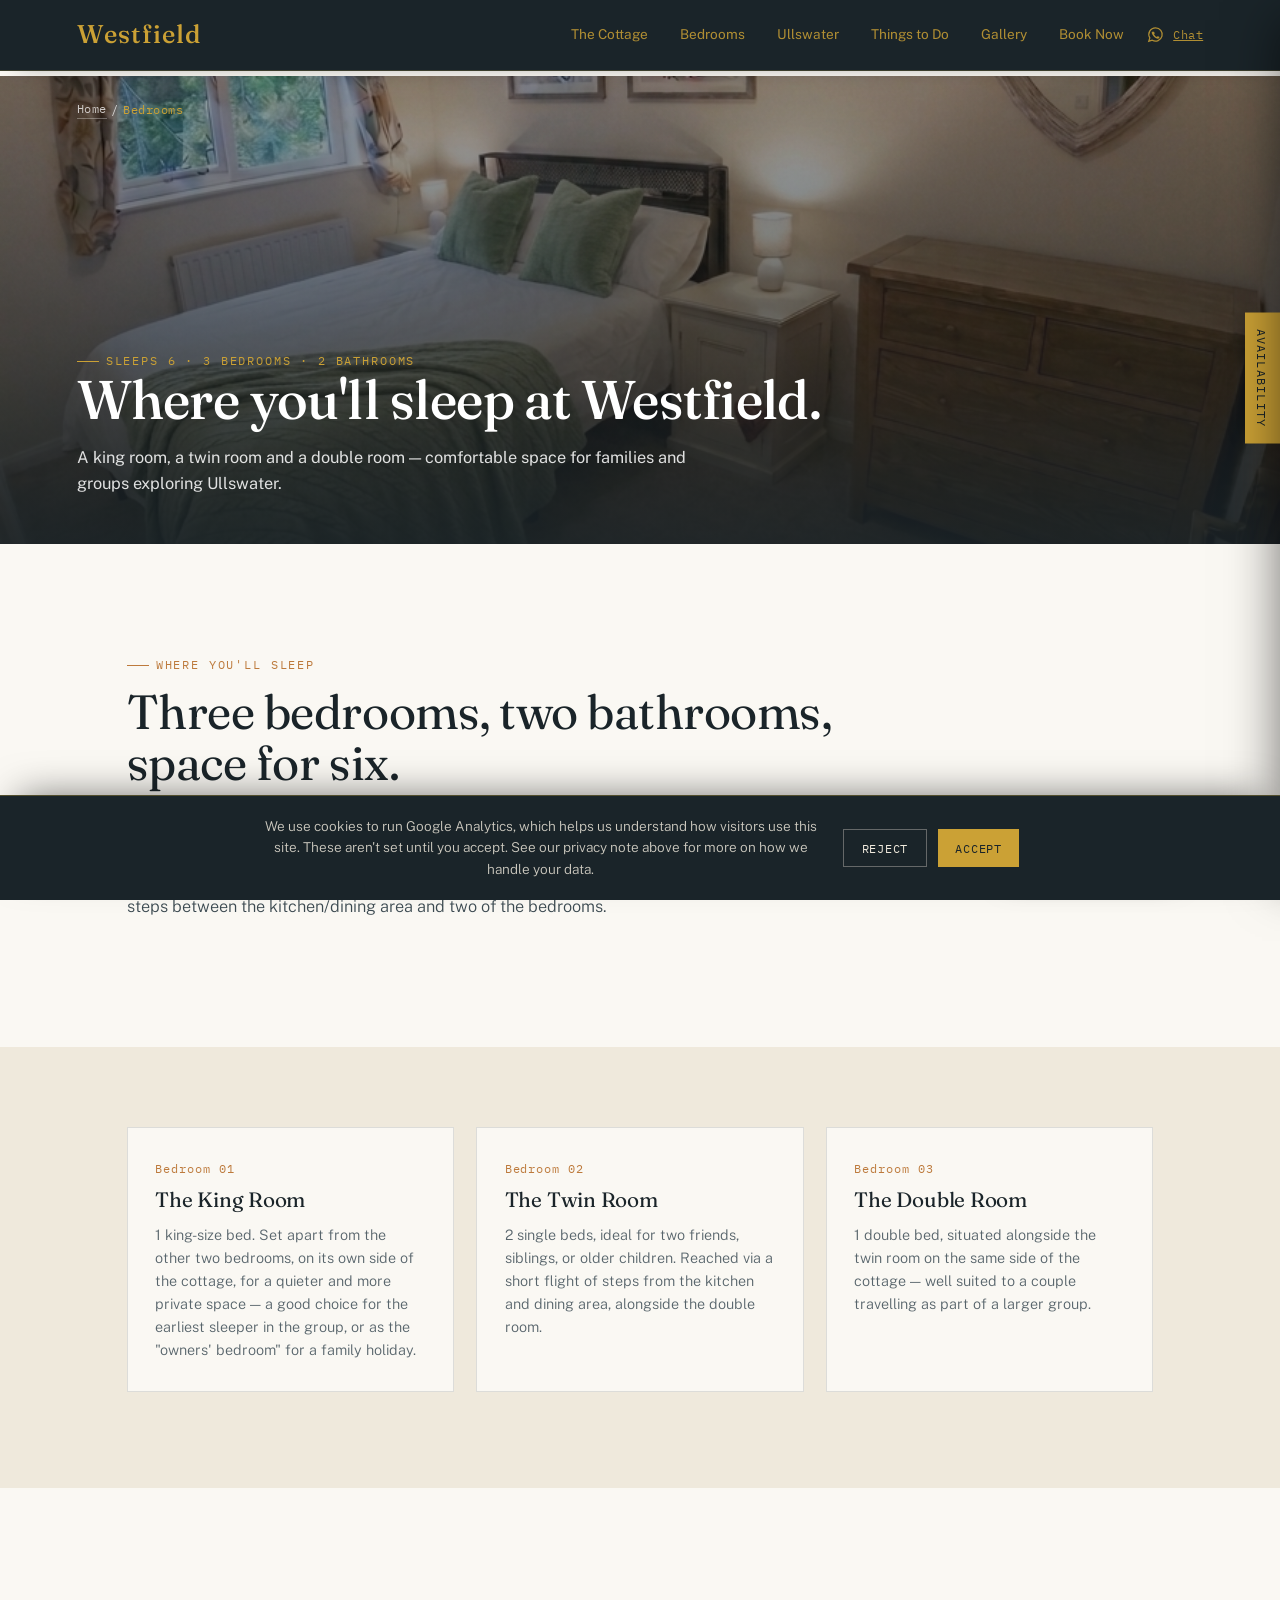
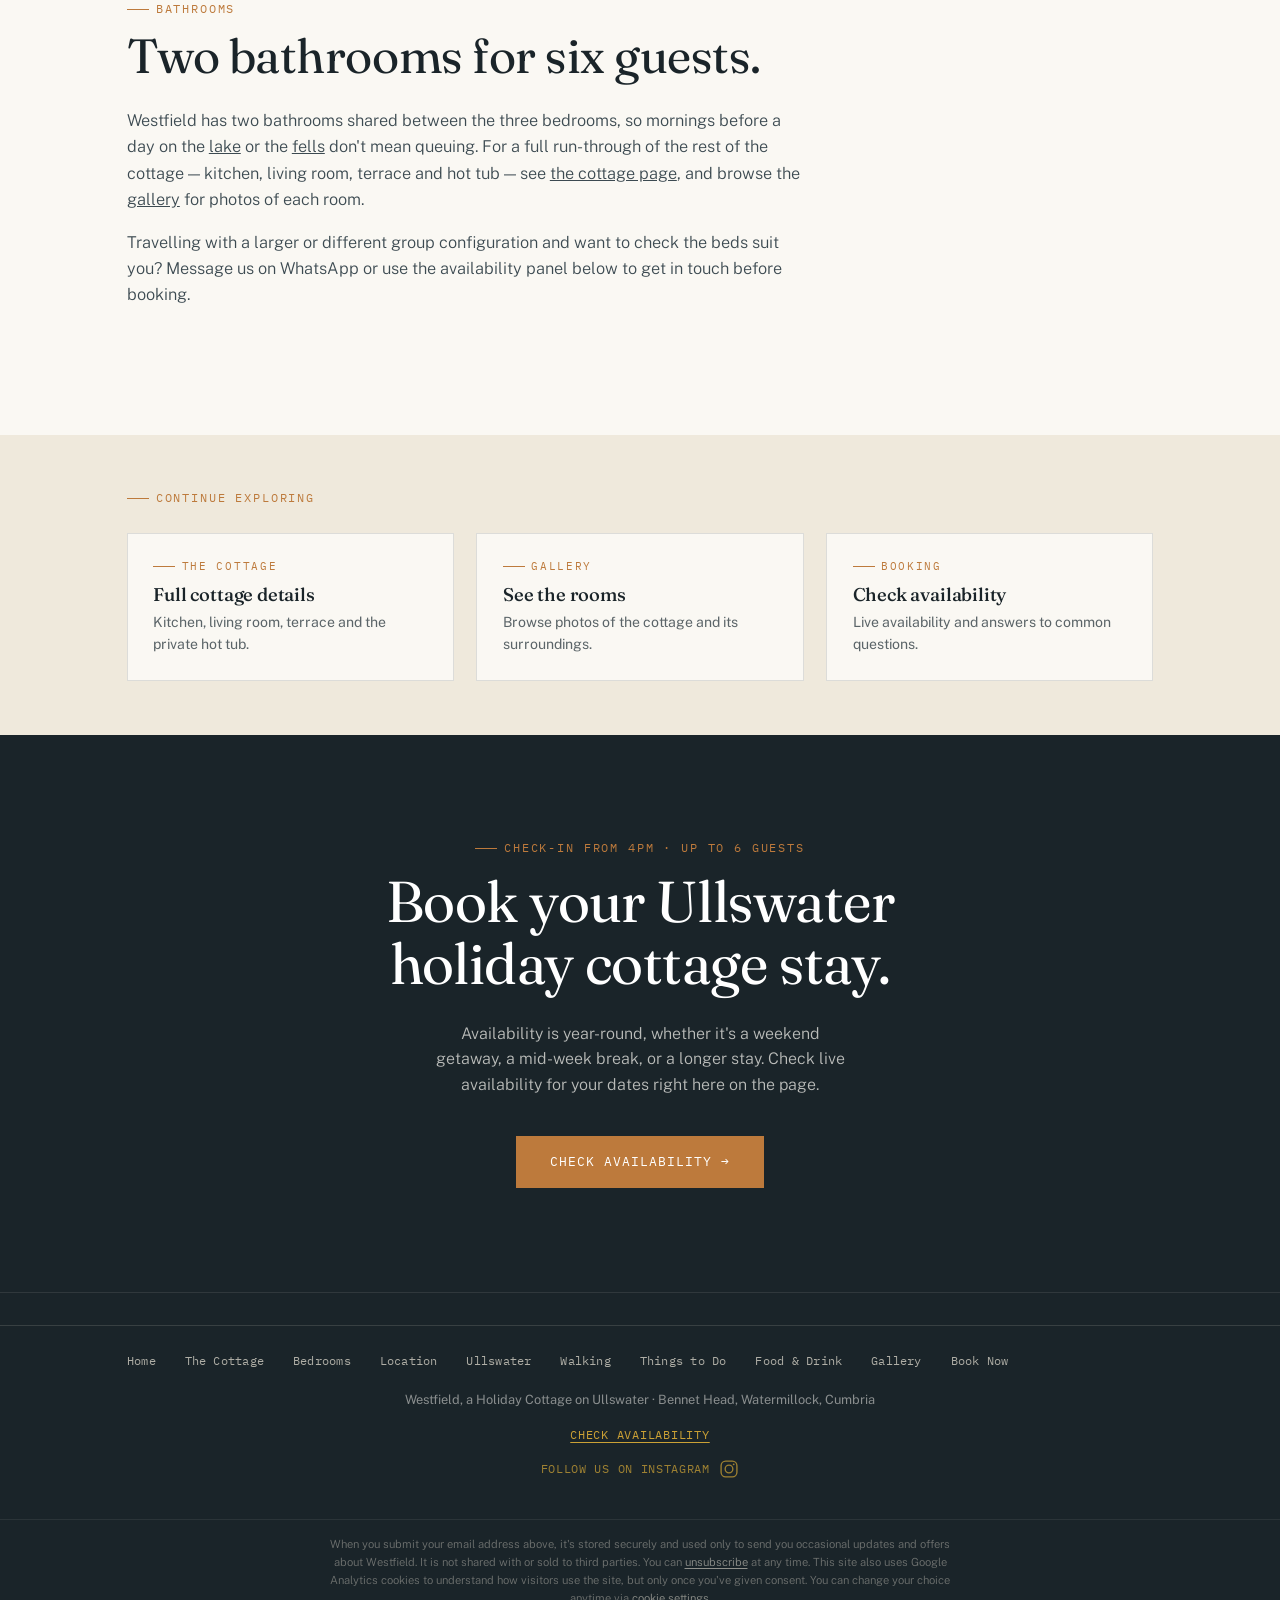
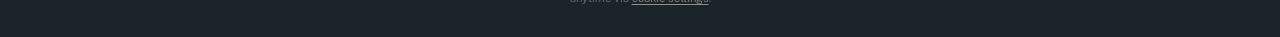
<file: bedrooms.html>
<!DOCTYPE html>
<html lang="en-GB">
<head>
<meta charset="UTF-8">
<meta name="viewport" content="width=device-width, initial-scale=1.0">
<meta name="theme-color" content="#1a2429">
<title>Bedrooms · Sleeps 6 in 3 Bedrooms | Westfield, Ullswater</title>
<meta name="description" content="Full bedroom details for Westfield: a king room, a twin room and a double room, with two bathrooms, sleeping up to six guests near Ullswater, Watermillock.">
<meta name="robots" content="index, follow">
<link rel="canonical" href="https://www.staywestfield.uk/bedrooms.html">
<meta property="og:title" content="Bedrooms · Sleeps 6 in 3 Bedrooms | Westfield, Ullswater">
<meta property="og:description" content="Full bedroom details for Westfield: a king room, a twin room and a double room, with two bathrooms, sleeping up to six guests near Ullswater, Watermillock.">
<meta property="og:type" content="website">
<meta property="og:url" content="https://www.staywestfield.uk/bedrooms.html">
<meta property="og:image" content="https://www.staywestfield.uk/images/front_bedroom_neutral.jpg">
<meta property="og:locale" content="en_GB">
<meta name="twitter:card" content="summary_large_image">
<link rel="icon" href="images/logo.png">
<link rel="preconnect" href="https://fonts.googleapis.com">
<link rel="preconnect" href="https://fonts.gstatic.com" crossorigin>
<link href="https://fonts.googleapis.com/css2?family=Fraunces:opsz,wght@9..144,300;9..144,400;9..144,500;9..144,600&family=Public+Sans:wght@300;400;500;600&family=IBM+Plex+Mono:wght@400;500&display=swap" rel="stylesheet">
<style>
  :root{
    --slate:#25333a;
    --slate-deep:#1a2429;
    --lake:#4e7a8c;
    --moss:#5f6f47;
    --stone:#efe9dc;
    --amber:#bd7a3c;
    --gold:#cba135;
    --off-white:#faf8f3;
    --line: rgba(37,51,58,0.14);
    --max: 1180px;
  }
  *{box-sizing:border-box; margin:0; padding:0;}
  html, body{max-width:100%; overflow-x:hidden;}
  html{scroll-behavior:smooth;}
  body{
    background:var(--off-white);
    color:var(--slate-deep);
    font-family:'Public Sans', sans-serif;
    font-weight:400;
    line-height:1.6;
    -webkit-font-smoothing:antialiased;
  }
  @media (prefers-reduced-motion: reduce){
    html{scroll-behavior:auto;}
    *{animation-duration:0.01ms !important; animation-iteration-count:1 !important; transition-duration:0.01ms !important;}
  }
  a{color:inherit;}
  img{display:block; width:100%; height:100%; object-fit:cover;}
  h1,h2,h3{font-family:'Fraunces', serif; font-weight:500; letter-spacing:-0.01em; line-height:1.08;}
  .eyebrow{
    font-family:'IBM Plex Mono', monospace;
    font-size:0.72rem;
    letter-spacing:0.16em;
    text-transform:uppercase;
    color:var(--amber);
    display:flex;
    align-items:center;
    gap:0.6em;
  }
  .eyebrow::before{content:""; width:22px; height:1px; background:var(--amber); display:inline-block;}
  .wrap{max-width:var(--max); margin:0 auto; padding:0 6vw;}

  .contours{position:absolute; inset:0; pointer-events:none; opacity:0.5;}
  .contours svg{width:100%; height:100%;}

  header{
    position:fixed; top:0; left:0; right:0; z-index:50;
    display:flex; justify-content:space-between; align-items:center;
    padding:1.2rem 6vw;
    background:var(--slate-deep);
    border-bottom:1px solid rgba(212,175,55,0.18);
    box-shadow:0 8px 24px -18px rgba(0,0,0,0.6);
  }
  header .mark{
    font-family:'Fraunces', serif; font-weight:500; font-size:1.6rem; letter-spacing:0.04em;
    color:var(--gold);
    line-height:1;
    text-decoration:none;
  }
  header nav{display:flex; gap:2rem; font-size:0.85rem; flex-wrap:nowrap; white-space:nowrap;}
  header nav a{color:var(--gold); text-decoration:none; opacity:0.85; transition:opacity .2s; padding:0.3rem 0;}
  header nav a:hover{opacity:1;}
  header nav a:focus-visible, a:focus-visible, button:focus-visible{
    outline:2px solid var(--gold); outline-offset:3px;
  }
  @media (max-width:1000px) and (min-width:861px){ header nav{gap:1.2rem; font-size:0.78rem;} }
  @media (max-width:860px){ header nav{display:none;} }
  .menu-trigger{
    display:none; background:none; border:none; cursor:pointer;
    color:var(--gold); font-family:'IBM Plex Mono', monospace;
    font-size:0.8rem; letter-spacing:0.08em; text-transform:uppercase;
    padding:0.5rem 0.2rem;
  }
  @media (max-width:860px){ .menu-trigger{display:inline-block;} }

  .mobile-menu{
    position:fixed; inset:0; z-index:95;
    background:var(--slate-deep);
    display:none;
    flex-direction:column;
    padding:1.2rem 6vw 2rem;
  }
  .mobile-menu.is-open{display:flex;}
  .mobile-menu-top{display:flex; justify-content:space-between; align-items:center; margin-bottom:2.5rem;}
  .mobile-menu-close{
    background:none; border:none; cursor:pointer; color:var(--gold);
    font-size:2rem; line-height:1; padding:0.3rem;
  }
  .mobile-menu nav{display:flex; flex-direction:column; gap:0.4rem;}
  .mobile-menu nav a{
    color:var(--stone); text-decoration:none;
    font-family:'Fraunces', serif; font-size:1.7rem; font-weight:400;
    padding:0.7rem 0; border-bottom:1px solid rgba(239,233,220,0.1);
  }
  .mobile-menu-footer{
    margin-top:auto; display:flex; flex-direction:column; gap:1rem;
    padding-top:2rem;
  }
  .mobile-menu-footer a{
    color:var(--gold); text-decoration:none;
    font-family:'IBM Plex Mono', monospace; font-size:0.85rem; letter-spacing:0.04em;
  }
  .header-right{display:flex; align-items:center; gap:1.4rem;}
  .header-whatsapp{
    display:inline-flex; align-items:center; justify-content:center; gap:0.5rem;
    color:var(--gold); opacity:0.85; transition:opacity .2s ease;
  }
  .header-whatsapp:hover{opacity:1;}
  .header-whatsapp-label{
    font-family:'IBM Plex Mono', monospace; font-size:0.78rem;
    letter-spacing:0.04em;
  }

  .hero{
    position:relative;
    height:100svh;
    min-height:560px;
    overflow:hidden;
    color:#fff;
    display:flex;
    align-items:flex-end;
  }
  .hero-media{position:absolute; inset:0; z-index:0; overflow:hidden; background:#efeee9;}
  .hero-img{
    position:absolute; inset:0; width:100%; height:100%;
    object-fit:cover;
    filter:saturate(0.95) brightness(0.8);
    transform:scale(1);
    opacity:0;
    transition:opacity 3.8s ease;
  }
  .hero-img-a{opacity:1; z-index:1; transform:scale(1);}
  .hero-img-a.is-fading{opacity:0;}
  .hero-img-b{z-index:2;}
  .hero-img-b.is-visible{opacity:1;}
  .hero-img.is-zooming{animation:heroZoom 7.5s ease-out forwards;}
  .hero-img-a.is-zooming{animation:heroZoomLogo 2.2s ease-out forwards;}
  @keyframes heroZoom{ from{transform:scale(1);} to{transform:scale(1.3);} }
  @keyframes heroZoomLogo{ from{transform:scale(1);} to{transform:scale(1.15);} }
  .hero-scrim{
    position:absolute; inset:0; z-index:3;
    background:var(--slate-deep);
    opacity:0;
    pointer-events:none;
    transition:opacity .05s linear;
  }
  .hero::after{
    content:"";
    position:absolute; inset:0; z-index:3;
    background:linear-gradient(180deg, rgba(26,36,41,0.15) 0%, rgba(26,36,41,0.05) 35%, rgba(26,36,41,0.85) 100%);
  }
  .hero-content{
    position:relative; z-index:4; padding:0 6vw 4.5rem; width:100%;
    opacity:0; transform:translateY(48px);
    transition:opacity 2.2s ease, transform 2.2s ease;
  }
  .hero-content.is-visible{opacity:1; transform:translateY(0);}
  .hero-content .eyebrow{color:var(--stone); margin-bottom:1.1rem;}
  .hero-content .eyebrow::before{background:var(--stone);}
  .hero h1{
    font-size:clamp(2.6rem, 6.5vw, 5.2rem);
    max-width:16ch;
    font-weight:400;
  }
  .hero h1 em{font-style:italic; color:var(--stone); font-weight:300;}
  .hero-sub{
    max-width:44ch; margin-top:1.2rem; font-size:1.05rem; color:rgba(255,255,255,0.82);
    font-weight:300;
  }
  .hero-facts{
    display:flex; gap:2.2rem; margin-top:2.4rem; flex-wrap:wrap;
    font-family:'IBM Plex Mono', monospace; font-size:0.78rem; letter-spacing:0.05em;
    text-transform:uppercase; color:var(--stone);
  }
  .hero-facts span strong{display:block; font-family:'Fraunces', serif; font-size:1.5rem; color:#fff; letter-spacing:0; text-transform:none; font-weight:400;}

  .scroll-cue{
    position:absolute; bottom:1.6rem; right:6vw; z-index:4;
    writing-mode:vertical-rl; color:rgba(255,255,255,0.6);
    font-family:'IBM Plex Mono', monospace; font-size:0.7rem; letter-spacing:0.14em;
    display:flex; align-items:center; gap:0.6rem;
  }
  .scroll-cue::after{content:""; width:1px; height:40px; background:rgba(255,255,255,0.4);}

  .highlights{
    background:var(--slate-deep); color:var(--stone);
    padding:3.6rem 0; position:relative; overflow:hidden;
  }
  .highlights .wrap{
    display:grid; grid-template-columns:repeat(3,1fr); gap:2.5rem;
    position:relative; z-index:1;
  }
  @media (max-width:820px){ .highlights .wrap{grid-template-columns:1fr;} }
  .h-item{border-left:1px solid rgba(239,233,220,0.25); padding-left:1.4rem;}
  .h-item h3{font-size:1.25rem; color:#fff; margin-bottom:0.5rem; font-weight:400;}
  .h-item p{font-size:0.92rem; color:rgba(239,233,220,0.72); font-weight:300;}

  .about{padding:7rem 0 5rem; position:relative;}
  .about .grid{display:grid; grid-template-columns:0.9fr 1.1fr; gap:5vw; align-items:start;}
  @media (max-width:900px){ .about .grid{grid-template-columns:1fr; gap:2.5rem;} }
  .about h2{font-size:clamp(2rem,4vw,3rem); font-weight:400; margin:0.7rem 0 1.6rem;}
  .about p{color:#3c4a51; max-width:60ch; margin-bottom:1.1rem; font-weight:300; font-size:1.02rem;}
  .about-figure{position:relative; aspect-ratio:4/5; overflow:hidden; border-radius:2px;}
  .about-figure .contours{opacity:0.9; mix-blend-mode:soft-light;}

  .divider{position:relative; height:120px; overflow:hidden; background:var(--stone);}

  .rooms{background:var(--stone); padding:5rem 0 6rem;}
  .rooms-head{display:flex; justify-content:space-between; align-items:flex-end; gap:2rem; margin-bottom:3rem; flex-wrap:wrap;}
  .rooms-head h2{font-size:clamp(1.9rem,3.4vw,2.6rem); font-weight:400;}
  .room-grid{display:grid; grid-template-columns:repeat(3, 1fr); gap:1.4rem;}
  @media (max-width:860px){ .room-grid{grid-template-columns:1fr;} }
  .room-card{
    background:var(--off-white); border:1px solid var(--line); padding:1.9rem 1.7rem;
    display:flex; flex-direction:column; gap:0.7rem;
    transition:transform .35s ease, box-shadow .35s ease;
  }
  .room-card:hover{transform:translateY(-4px); box-shadow:0 18px 34px -22px rgba(26,36,41,0.35);}
  .room-num{font-family:'IBM Plex Mono', monospace; font-size:0.75rem; color:var(--amber); letter-spacing:0.08em;}
  .room-card h3{font-size:1.3rem; font-weight:400;}
  .room-card p{font-size:0.9rem; color:#57646b; font-weight:300;}

  .gallery{padding:5.5rem 0; background:var(--off-white);}
  .gallery-head{margin-bottom:2.4rem;}
  .gallery-title-line{display:flex; align-items:center; gap:0.9rem;}
  .gallery-head h2{font-size:clamp(1.9rem,3.4vw,2.6rem); font-weight:400; margin-top:0.6rem;}
  .g-grid{
    display:grid;
    grid-template-columns:repeat(6, 1fr);
    grid-auto-rows:14vw;
    gap:0.6rem;
  }
  @media (max-width:820px){ .g-grid{grid-template-columns:repeat(2,1fr); grid-auto-rows:38vw;} }
  .g-item{overflow:hidden; position:relative;}
  .g-item img{transition:transform .6s ease;}
  .g-item:hover img{transform:scale(1.06);}
  .g-item.a{grid-column:span 4; grid-row:span 2;}
  .g-item.b{grid-column:span 2; grid-row:span 1;}
  .g-item.c{grid-column:span 2; grid-row:span 1;}
  .g-item.d{grid-column:span 3; grid-row:span 1;}
  .g-item.d img{object-fit:contain; background:var(--slate-deep);}
  .g-item.e{grid-column:span 3; grid-row:span 1;}
  @media (max-width:820px){ .g-item.a,.g-item.b,.g-item.c,.g-item.d,.g-item.e{grid-column:span 1; grid-row:span 1;} }

  .amenities{background:var(--slate); color:var(--stone); padding:6rem 0;}
  .amenities .wrap > .eyebrow{color:var(--stone);}
  .amenities .wrap > .eyebrow::before{background:var(--stone);}
  .amenities h2{font-size:clamp(1.9rem,3.4vw,2.6rem); font-weight:400; margin:0.6rem 0 3rem; max-width:16ch;}
  .amen-grid{
    display:grid; grid-template-columns:repeat(4,1fr); gap:0;
    border-top:1px solid rgba(239,233,220,0.18);
    border-left:1px solid rgba(239,233,220,0.18);
  }
  @media (max-width:820px){ .amen-grid{grid-template-columns:repeat(2,1fr);} }
  .amen-item{
    padding:1.4rem 1.4rem 1.4rem 0;
    border-bottom:1px solid rgba(239,233,220,0.18);
    border-right:1px solid rgba(239,233,220,0.18);
    padding-left:1.4rem;
    font-size:0.95rem; font-weight:300;
    display:flex; align-items:center; min-height:76px;
  }

  .setting{padding:6.5rem 0; position:relative; overflow:hidden;}
  .setting .grid{display:grid; grid-template-columns:1fr 1fr; gap:4vw; align-items:center;}
  @media (max-width:900px){ .setting .grid{grid-template-columns:1fr;} }
  .setting h2{font-size:clamp(1.9rem,3.4vw,2.6rem); font-weight:400; margin:0.7rem 0 1.4rem;}
  .setting p{color:#3c4a51; font-weight:300; margin-bottom:1rem; max-width:52ch;}
  .setting-figure{aspect-ratio:1/1; position:relative; overflow:hidden;}

  .host{background:var(--stone); padding:5rem 0;}
  .host .card{
    display:flex; gap:2rem; align-items:center; background:var(--off-white);
    border:1px solid var(--line); padding:2.4rem; max-width:720px;
  }
  @media (max-width:600px){ .host .card{flex-direction:column; text-align:center;} }
  .host .photo{width:96px; height:96px; border-radius:50%; overflow:hidden; flex-shrink:0;}
  .host h3{font-size:1.3rem; font-weight:500; margin-bottom:0.3rem;}
  .host p{font-size:0.92rem; color:#57646b; font-weight:300;}

  .cta{
    background:var(--slate-deep); color:#fff; padding:6.5rem 0; text-align:center;
    position:relative; overflow:hidden;
  }
  .cta h2{font-size:clamp(2.2rem,5vw,3.6rem); font-weight:400; max-width:16ch; margin:0.8rem auto 1.6rem;}
  .cta p{color:rgba(250,248,243,0.72); max-width:42ch; margin:0 auto 2.4rem; font-weight:300;}
  .btn{
    display:inline-flex; align-items:center; gap:0.6rem;
    background:var(--amber); color:#fff; text-decoration:none;
    padding:1rem 2.1rem; font-family:'IBM Plex Mono', monospace;
    font-size:0.8rem; letter-spacing:0.08em; text-transform:uppercase;
    transition:background .25s ease, transform .25s ease;
  }
  .btn:hover{background:#a8672f; transform:translateY(-2px);}

  .mobile-book-bar{
    display:none;
    position:fixed; left:0; right:0; bottom:0; z-index:70;
    background:var(--slate-deep);
    border-top:1px solid rgba(212,175,55,0.25);
    padding:0.8rem 6vw;
    box-shadow:0 -10px 24px -14px rgba(0,0,0,0.5);
  }
  .mobile-book-bar a{
    display:block; text-align:center;
    background:var(--amber); color:#fff; text-decoration:none;
    padding:0.85rem 1rem; font-family:'IBM Plex Mono', monospace;
    font-size:0.78rem; letter-spacing:0.06em; text-transform:uppercase;
  }
  @media (max-width:640px){
    .mobile-book-bar{display:block;}
    body{padding-bottom:4.2rem;}
  }

  footer{
    background:var(--slate-deep); color:rgba(250,248,243,0.5);
    padding:2rem 0 2.5rem; font-size:0.8rem; text-align:center;
    border-top:1px solid rgba(239,233,220,0.1);
  }
  footer a{text-decoration:underline; text-underline-offset:3px;}
  .footer-inner{
    display:flex; flex-direction:column; align-items:center; justify-content:center; gap:0.9rem;
    flex-wrap:wrap;
  }
  .footer-check-availability{
    color:var(--gold); text-decoration:underline; text-underline-offset:3px;
    font-family:'IBM Plex Mono', monospace; font-size:0.78rem;
    letter-spacing:0.06em; text-transform:uppercase;
  }
  .footer-social{
    color:var(--gold); opacity:0.75; text-decoration:none;
    display:inline-flex; align-items:center; justify-content:center; gap:0.6rem;
    transition:opacity .2s ease;
  }
  .footer-social:hover{opacity:1;}
  .footer-social-label{
    font-family:'IBM Plex Mono', monospace; font-size:0.72rem;
    letter-spacing:0.06em; text-transform:uppercase;
  }

  .privacy-note{
    background:var(--slate-deep);
    border-top:1px solid rgba(239,233,220,0.08);
    padding:1rem 6vw 1.8rem;
    text-align:center;
  }
  .privacy-note p{
    max-width:640px; margin:0 auto;
    font-size:0.7rem; line-height:1.6;
    color:rgba(239,233,220,0.4);
    font-weight:300;
  }
  .privacy-note a{color:rgba(239,233,220,0.55); text-decoration:underline; text-underline-offset:2px;}
  .privacy-note button.privacy-unsub-trigger{
    background:none; border:none; padding:0; margin:0; cursor:pointer;
    font:inherit; color:rgba(239,233,220,0.55);
    text-decoration:underline; text-underline-offset:2px;
  }
  .privacy-note .cookie-settings-trigger{
    background:none; border:none; padding:0; margin:0; cursor:pointer;
    font:inherit; color:rgba(239,233,220,0.55);
    text-decoration:underline; text-underline-offset:2px;
  }

  .cookie-banner{
    position:fixed; left:0; right:0; bottom:0; z-index:100;
    background:var(--slate-deep); color:var(--stone);
    border-top:1px solid rgba(212,175,55,0.3);
    box-shadow:0 -16px 40px -20px rgba(0,0,0,0.6);
    padding:1.2rem 6vw;
    display:none;
    align-items:center; justify-content:center; gap:1.4rem;
    flex-wrap:wrap; text-align:center;
  }
  .cookie-banner.is-visible{display:flex;}
  .cookie-banner p{
    font-size:0.85rem; font-weight:300; max-width:560px;
    color:rgba(239,233,220,0.85); margin:0;
  }
  .cookie-banner a{color:var(--gold); text-decoration:underline; text-underline-offset:2px;}
  .cookie-banner-actions{display:flex; gap:0.7rem; flex-wrap:wrap; justify-content:center;}
  .cookie-banner-actions button{
    border:none; cursor:pointer; font-family:'IBM Plex Mono', monospace;
    font-size:0.75rem; letter-spacing:0.06em; text-transform:uppercase;
    padding:0.65rem 1.1rem; transition:background .2s ease, opacity .2s ease;
  }
  .cookie-accept{background:var(--gold); color:var(--slate-deep);}
  .cookie-accept:hover{background:#e0b64a;}
  .cookie-reject{background:transparent; color:var(--stone); border:1px solid rgba(239,233,220,0.35) !important;}
  .cookie-reject:hover{opacity:0.8;}

  .modal-overlay{
    position:fixed; inset:0; z-index:90;
    background:rgba(20,26,29,0.7);
    display:none; align-items:center; justify-content:center;
    padding:1.5rem;
  }
  .modal-overlay.is-open{display:flex;}
  .modal-box{
    position:relative; width:min(360px, 100%);
    background:var(--slate-deep); color:var(--stone);
    border:1px solid rgba(212,175,55,0.25);
    box-shadow:0 25px 60px -20px rgba(0,0,0,0.6);
    padding:1.9rem 1.7rem 1.7rem;
  }
  .modal-close{
    position:absolute; top:0.7rem; right:0.8rem;
    background:none; border:none; cursor:pointer;
    color:var(--stone); opacity:0.7;
    font-size:1.3rem; line-height:1; padding:0.3rem;
    transition:opacity .2s ease;
  }
  .modal-close:hover{opacity:1;}
  .modal-box h3{font-size:1.1rem; font-weight:500; margin-bottom:0.5rem; color:#fff;}
  .modal-box p{font-size:0.85rem; color:rgba(239,233,220,0.75); font-weight:300; margin-bottom:1.1rem;}
  .modal-form{display:flex; flex-direction:column; gap:0.7rem;}
  .modal-form input[type="email"]{
    width:100%; padding:0.7rem 0.9rem;
    background:var(--off-white); border:1px solid rgba(212,175,55,0.3);
    color:var(--slate-deep); font-family:'Public Sans', sans-serif; font-size:0.9rem;
  }
  .modal-form input[type="email"]:focus-visible{outline:2px solid var(--gold); outline-offset:2px;}
  .modal-form button[type="submit"]{
    background:var(--gold); color:var(--slate-deep); border:none; cursor:pointer;
    padding:0.7rem 1rem; font-family:'IBM Plex Mono', monospace; font-size:0.75rem;
    letter-spacing:0.06em; text-transform:uppercase; transition:background .2s ease;
  }
  .modal-form button[type="submit"]:hover{background:#e0b64a;}
  .modal-success{font-size:0.9rem; color:var(--gold); font-weight:400; display:none;}
  .modal-box.is-submitted .modal-form{display:none;}
  .modal-box.is-submitted .modal-success{display:block;}

  .newsletter-box{
    position:fixed; right:1.5rem; bottom:5.7rem; z-index:80;
    width:min(320px, calc(100vw - 3rem));
    background:var(--slate-deep); color:var(--stone);
    border:1px solid rgba(212,175,55,0.25);
    box-shadow:0 20px 45px -20px rgba(0,0,0,0.55);
    padding:1.6rem 1.6rem 1.5rem;
    opacity:0; transform:translateY(16px) scale(0.98);
    pointer-events:none;
    transition:opacity .4s ease, transform .4s ease;
  }
  .newsletter-box.is-visible{opacity:1; transform:translateY(0) scale(1); pointer-events:auto;}
  .newsletter-close{
    position:absolute; top:0.7rem; right:0.8rem;
    background:none; border:none; cursor:pointer;
    color:var(--stone); opacity:0.7;
    font-size:1.3rem; line-height:1; padding:0.3rem;
    transition:opacity .2s ease;
  }
  .newsletter-close:hover{opacity:1;}
  .newsletter-box .eyebrow{color:var(--gold); margin-bottom:0.6rem;}
  .newsletter-box .eyebrow::before{background:var(--gold);}
  .newsletter-box h3{font-size:1.15rem; font-weight:500; margin-bottom:0.5rem; color:#fff;}
  .newsletter-box p{font-size:0.85rem; color:rgba(239,233,220,0.75); font-weight:300; margin-bottom:1.1rem;}
  .newsletter-form{display:flex; flex-direction:column; gap:0.7rem;}
  .newsletter-form input[type="email"]{
    width:100%; padding:0.7rem 0.9rem;
    background:var(--off-white); border:1px solid rgba(212,175,55,0.3);
    color:var(--slate-deep); font-family:'Public Sans', sans-serif; font-size:0.9rem;
  }
  .newsletter-form input[type="email"]:focus-visible{outline:2px solid var(--gold); outline-offset:2px;}
  .newsletter-form button{
    background:var(--gold); color:var(--slate-deep); border:none; cursor:pointer;
    padding:0.7rem 1rem; font-family:'IBM Plex Mono', monospace; font-size:0.75rem;
    letter-spacing:0.06em; text-transform:uppercase; transition:background .2s ease;
  }
  .newsletter-form button:hover{background:#e0b64a;}
  .newsletter-success{font-size:0.9rem; color:var(--gold); font-weight:400; display:none;}
  .newsletter-box.is-submitted .newsletter-form{display:none;}
  .newsletter-box.is-submitted .newsletter-success{display:block;}
  @media (max-width:600px){ .newsletter-box{right:1rem; bottom:5.2rem; left:1rem; width:auto;} }

  .chat-bubble{
    position:fixed; right:1.5rem; bottom:1.5rem; z-index:78;
    display:flex; align-items:center; gap:0.7rem;
    text-decoration:none;
    opacity:0; transform:translateY(16px) scale(0.95);
    pointer-events:none;
    transition:opacity .4s ease, transform .4s ease;
  }
  .chat-bubble.is-visible{opacity:1; transform:translateY(0) scale(1); pointer-events:auto;}

  .availability-tab{
    position:fixed; top:42%; right:0; z-index:82;
    transform:translateY(-50%);
    background:var(--gold); color:var(--slate-deep);
    border:none; cursor:pointer;
    padding:1rem 0.6rem;
    font-family:'IBM Plex Mono', monospace; font-size:0.78rem;
    letter-spacing:0.1em; text-transform:uppercase;
    writing-mode:vertical-rl; text-orientation:mixed;
    box-shadow:-6px 0 18px -8px rgba(0,0,0,0.4);
    transition:background .2s ease;
  }
  .availability-tab:hover{background:#e0b64a;}

  .availability-backdrop{
    position:fixed; inset:0; z-index:83;
    background:rgba(20,26,29,0.55);
    opacity:0; pointer-events:none;
    transition:opacity .3s ease;
  }
  .availability-backdrop.is-open{opacity:1; pointer-events:auto;}

  .availability-panel{
    position:fixed; top:0; right:0; bottom:0; z-index:84;
    width:min(440px, 92vw);
    background:var(--off-white);
    box-shadow:-20px 0 50px -20px rgba(0,0,0,0.55);
    transform:translateX(100%);
    transition:transform .4s ease;
    display:flex; flex-direction:column;
    overflow-y:auto;
  }
  .availability-panel.is-open{transform:translateX(0);}
  .availability-panel-header{
    display:flex; justify-content:space-between; align-items:center;
    padding:1.2rem 1.4rem;
    background:var(--slate-deep); color:#fff;
    position:sticky; top:0; z-index:1;
  }
  .availability-panel-header h3{
    font-family:'Fraunces', serif; font-size:1.15rem; font-weight:500; color:var(--gold);
  }
  .availability-panel-close{
    background:none; border:none; cursor:pointer; color:var(--stone);
    font-size:1.6rem; line-height:1; padding:0.2rem 0.5rem;
  }
  .availability-panel-body{padding:1.3rem 1.4rem 2rem;}
  @media (max-width:600px){
    .availability-tab{padding:0.85rem 0.5rem; font-size:0.72rem;}
  }
  .chat-greeting{
    background:var(--slate-deep); color:var(--stone);
    border:1px solid rgba(212,175,55,0.3);
    padding:0.65rem 0.9rem;
    font-size:0.78rem; line-height:1.4; font-weight:300;
    max-width:190px;
    box-shadow:0 14px 30px -14px rgba(0,0,0,0.55);
  }
  .chat-avatar-wrap{position:relative; width:60px; height:60px; flex-shrink:0;}
  .chat-bubble-avatar{
    position:absolute; inset:0; border-radius:50%; overflow:hidden;
    border:2px solid var(--gold);
    background:var(--slate-deep);
  }
  .chat-bubble-avatar img{width:100%; height:100%; object-fit:cover;}
  .chat-bubble-badge{
    position:absolute; bottom:-3px; right:-3px;
    width:24px; height:24px; border-radius:50%;
    background:var(--gold); color:var(--slate-deep);
    display:flex; align-items:center; justify-content:center;
    border:2px solid var(--slate-deep);
  }
  @media (max-width:600px){
    .chat-bubble{right:1rem; bottom:1rem;}
    .chat-greeting{max-width:150px; font-size:0.72rem; padding:0.55rem 0.75rem;}
  }
  @media (max-width:640px){
    .chat-bubble{bottom:4.6rem;}
    .newsletter-box{bottom:8.8rem;}
  }

  .reveal{opacity:0; transform:translateY(18px); transition:opacity .8s ease, transform .8s ease;}
  .reveal.in{opacity:1; transform:translateY(0);}

  /* ============================================================
     RESPONSIVE MOBILE LAYOUT
     Optimised for phones from 320px through 760px.
     ============================================================ */
  @media (max-width:760px){
    html{font-size:100%;}
    body{
      background:#e6dfcd;
      overflow-x:hidden;
      padding-bottom:4.8rem;
    }

    header{
      padding:0.85rem 5vw;
      min-height:58px;
    }
    header .mark{font-size:1.35rem;}
    .header-right{gap:0.9rem;}
    .header-whatsapp{gap:0;}
    .header-whatsapp-label{display:none;}
    .header-whatsapp svg{width:21px;height:21px;}
    .menu-trigger{font-size:0.72rem;padding:0.55rem 0.1rem;}

    .mobile-menu{
      padding:1rem 7vw 1.5rem;
      overflow-y:auto;
    }
    .mobile-menu-top{margin-bottom:1.4rem;}
    .mobile-menu nav{gap:0;}
    .mobile-menu nav a{
      font-size:1.45rem;
      padding:0.62rem 0;
    }
    .mobile-menu-footer{gap:0.8rem;padding-top:1.5rem;}
    .mobile-menu-footer a{font-size:0.75rem;}

    .hero{
      height:82svh;
      min-height:560px;
      max-height:760px;
    }
    .hero-content{
      padding:0 7vw 3.2rem;
    }
    .hero-content .eyebrow{
      font-size:0.62rem;
      letter-spacing:0.12em;
      margin-bottom:0.8rem;
    }
    .hero-content .eyebrow::before{width:16px;}
    .hero h1{
      font-size:clamp(2.25rem,10.5vw,3.55rem);
      line-height:1.03;
      max-width:14ch;
    }
    .hero-sub{
      margin-top:1rem;
      font-size:0.92rem;
      line-height:1.5;
      max-width:42ch;
    }
    .hero-facts{
      gap:1rem 1.25rem;
      margin-top:1.6rem;
      font-size:0.63rem;
    }
    .hero-facts span{min-width:58px;}
    .hero-facts span strong{font-size:1.3rem;}
    .scroll-cue{display:none;}

    .highlights, .about, .rooms, .gallery, .amenities, .setting, .host, .cta{
      margin:0 0.65rem 0.9rem;
      border-radius:18px;
      overflow:hidden;
      box-shadow:0 14px 30px -22px rgba(26,36,41,0.45);
    }
    .highlights{margin-top:0.9rem;padding:2.4rem 0;}
    .highlights .wrap{gap:1.8rem;}
    .h-item{padding-left:1rem;}
    .h-item h3{font-size:1.12rem;}
    .h-item p{font-size:0.86rem;line-height:1.55;}

    .wrap{
      width:100%;
      max-width:none;
      padding:0 6.5vw;
    }
    .about{padding:3.2rem 0 3rem;}
    .about .grid{gap:2rem;}
    .about h2{
      font-size:clamp(1.85rem,8vw,2.35rem);
      line-height:1.08;
      margin:0.55rem 0 1.15rem;
    }
    .about p{font-size:0.94rem;line-height:1.62;margin-bottom:0.9rem;}
    .about-figure{aspect-ratio:4/3;border-radius:10px;}

    .rooms{padding:3.2rem 0 3.4rem;}
    .rooms-head{margin-bottom:1.8rem;gap:1rem;}
    .rooms-head h2{
      font-size:clamp(1.8rem,7.5vw,2.3rem);
      line-height:1.08;
    }
    .room-grid{grid-template-columns:1fr;gap:0.8rem;}
    .room-card{
      padding:1.35rem 1.25rem;
      gap:0.55rem;
      border-radius:10px;
    }
    .room-num{font-size:0.67rem;}
    .room-card h3{font-size:1.18rem;}
    .room-card p{font-size:0.86rem;line-height:1.55;}

    .gallery{padding:3.2rem 0 3.4rem;}
    .gallery-head{margin-bottom:1.5rem;}
    .gallery-title-row{display:block;}
    .gallery-title-line{gap:0.65rem;}
    .gallery-head h2{
      font-size:clamp(1.85rem,7.5vw,2.3rem);
      margin-top:0.45rem;
    }
    .g-grid{
      grid-template-columns:1fr;
      grid-auto-rows:auto;
      gap:0.65rem;
    }
    .g-item.a,.g-item.b,.g-item.c,.g-item.d,.g-item.e{
      grid-column:span 1;
      grid-row:span 1;
      aspect-ratio:4/3;
    }
    .g-item.a{aspect-ratio:16/10;}
    .g-item.d img{object-fit:cover;}

    .amenities{padding:3.4rem 0;}
    .amenities h2{
      font-size:clamp(1.8rem,7.5vw,2.3rem);
      margin:0.55rem 0 1.8rem;
      line-height:1.08;
    }
    .amen-grid{grid-template-columns:1fr;}
    .amen-item{
      min-height:58px;
      padding:0.85rem 1rem;
      font-size:0.88rem;
    }

    .setting{padding:3.4rem 0;}
    .setting .grid{gap:1.8rem;}
    .setting-figure{aspect-ratio:4/3;border-radius:10px;}
    .setting h2{
      font-size:clamp(1.8rem,7.5vw,2.3rem);
      margin:0.55rem 0 1rem;
    }
    .setting p{font-size:0.94rem;line-height:1.6;}

    .host{padding:3.2rem 0;}
    .host .card{
      padding:1.6rem 1.3rem;
      gap:1rem;
      border-radius:10px;
    }
    .host .photo{width:84px;height:84px;}
    .host h3{font-size:1.2rem;}
    .host p{font-size:0.86rem;line-height:1.55;}

    .cta{padding:3.8rem 0 4rem;}
    .cta .eyebrow{font-size:0.61rem;}
    .cta h2{
      font-size:clamp(2rem,9vw,2.8rem);
      line-height:1.05;
      margin:0.65rem auto 1.15rem;
    }
    .cta p{font-size:0.9rem;line-height:1.55;margin-bottom:1.6rem;}
    .btn{
      width:100%;
      justify-content:center;
      padding:0.95rem 1rem;
      font-size:0.72rem;
    }

    footer{padding:1.7rem 0 2rem;font-size:0.72rem;}
    .footer-inner{gap:0.8rem;}
    .footer-inner span{line-height:1.6;}
    .footer-social-label{font-size:0.66rem;}
    .privacy-note{padding:0.9rem 6vw 1.5rem;}
    .privacy-note p{font-size:0.64rem;}

    .newsletter-box{
      left:0.75rem;
      right:0.75rem;
      bottom:5.25rem;
      width:auto;
      padding:1.25rem 1.2rem 1.15rem;
    }
    .newsletter-box h3{font-size:1.05rem;}
    .newsletter-box p{font-size:0.78rem;margin-bottom:0.9rem;}
    .newsletter-form{gap:0.55rem;}

    .chat-bubble{
      right:0.8rem;
      bottom:4.9rem;
    }
    .chat-greeting{
      max-width:145px;
      font-size:0.68rem;
      padding:0.5rem 0.65rem;
    }
    .chat-avatar-wrap{width:54px;height:54px;}
    .chat-bubble-badge{width:22px;height:22px;}

    .reveal{
      transform:translateY(28px);
      transition:opacity .7s ease, transform .7s ease;
    }
    .reveal.in{transform:translateY(0);}
  }

  @media (max-width:390px){
    .hero{height:84svh;min-height:540px;}
    .hero-content{padding-left:6.5vw;padding-right:6.5vw;padding-bottom:2.7rem;}
    .hero h1{font-size:clamp(2.05rem,10.2vw,2.75rem);}
    .hero-sub{font-size:0.88rem;}
    .hero-facts{gap:0.8rem 0.9rem;font-size:0.59rem;}
    .hero-facts span{min-width:52px;}
    .hero-facts span strong{font-size:1.2rem;}
    .wrap{padding-left:6vw;padding-right:6vw;}
    .highlights, .about, .rooms, .gallery, .amenities, .setting, .host, .cta{
      margin-left:0.5rem;
      margin-right:0.5rem;
    }
    .room-card{padding:1.2rem 1.1rem;}
    .amen-item{font-size:0.84rem;}
    .chat-greeting{display:none;}
  }

  @media (min-width:761px) and (max-width:900px){
    .wrap{padding-left:5vw;padding-right:5vw;}
    header{padding-left:5vw;padding-right:5vw;}
  }

  @media (hover:none){
    .room-card:hover,
    .g-item:hover img,
    .btn:hover{transform:none;box-shadow:none;}
  }

  /* ============================================
     Added for multi-page SEO build-out (subpages)
     ============================================ */

  .subhero{
    position:relative;
    height:52vh;
    min-height:380px;
    max-height:560px;
    overflow:hidden;
    color:#fff;
    margin-top:76px;
  }
  .subhero-media{position:absolute; inset:0; z-index:0; overflow:hidden; background:#1a2429;}
  .subhero-media img{
    position:absolute; inset:0; width:100%; height:100%; object-fit:cover;
    filter:saturate(0.95) brightness(0.72);
  }
  .subhero-scrim{
    position:absolute; inset:0; z-index:1;
    background:linear-gradient(180deg, rgba(26,36,41,0.15) 0%, rgba(26,36,41,0.55) 65%, rgba(26,36,41,0.88) 100%);
  }
  .subhero-content{position:absolute; left:0; right:0; bottom:0; z-index:2; padding:0 6vw 3rem;}
  .subhero-content .eyebrow{color:var(--gold);}
  .subhero-content .eyebrow::before{background:var(--gold);}
  .subhero-content h1{font-size:clamp(2rem, 5vw, 3.4rem); color:#fff; max-width:820px;}
  .subhero-content p{font-size:1.02rem; color:rgba(255,255,255,0.86); max-width:640px; margin-top:0.9rem;}

  .breadcrumb{
    position:relative; z-index:2;
    display:flex; flex-wrap:wrap; align-items:center; gap:0.4em;
    font-family:'IBM Plex Mono', monospace; font-size:0.72rem; letter-spacing:0.04em;
    color:rgba(255,255,255,0.75);
    padding:1.5rem 6vw 0;
  }
  .breadcrumb a{color:rgba(255,255,255,0.75); text-decoration:none; border-bottom:1px solid rgba(255,255,255,0.3);}
  .breadcrumb a:hover{color:#fff; border-color:#fff;}
  .breadcrumb span[aria-current]{color:var(--gold);}

  .section-intro{max-width:760px; margin:0 auto 3rem;}
  .section-intro.left{margin:0 0 3rem;}

  .prose p{margin-bottom:1.05rem; max-width:68ch;}
  .prose p:last-child{margin-bottom:0;}

  .link-list{list-style:none; margin:1.2rem 0; padding:0;}
  .link-list li{
    padding:0.55rem 0; border-bottom:1px solid var(--line);
    display:flex; justify-content:space-between; gap:1rem; align-items:baseline;
  }
  .link-list li:first-child{border-top:1px solid var(--line);}
  .link-list a{text-decoration:underline; text-decoration-color:rgba(37,51,58,0.35); text-underline-offset:3px;}
  .link-list a:hover{text-decoration-color:currentColor;}

  .resource-grid{
    display:grid; grid-template-columns:repeat(auto-fit, minmax(240px,1fr));
    gap:1px; background:var(--line); border:1px solid var(--line); margin-top:1.5rem;
  }
  .resource-card{background:var(--off-white); padding:1.6rem 1.7rem;}
  .resource-card .r-cat{
    font-family:'IBM Plex Mono', monospace; font-size:0.68rem; letter-spacing:0.1em; text-transform:uppercase;
    color:var(--amber);
  }
  .resource-card h4{font-family:'Fraunces', serif; font-weight:500; font-size:1.15rem; margin:0.5rem 0 0.5rem;}
  .resource-card p{font-size:0.92rem; color:rgba(37,51,58,0.8); margin-bottom:0.8rem;}
  .resource-card a.ext-link{
    font-family:'IBM Plex Mono', monospace; font-size:0.76rem; letter-spacing:0.02em;
    color:var(--lake); text-decoration:none; border-bottom:1px solid rgba(78,122,140,0.4);
  }
  .resource-card a.ext-link:hover{border-color:var(--lake);}

  .faq{max-width:760px;}
  .faq details{
    border-bottom:1px solid var(--line);
    padding:1.1rem 0;
  }
  .faq details:first-child{border-top:1px solid var(--line);}
  .faq summary{
    font-family:'Fraunces', serif; font-size:1.08rem; font-weight:500;
    cursor:pointer; list-style:none; display:flex; justify-content:space-between; align-items:center; gap:1rem;
  }
  .faq summary::-webkit-details-marker{display:none;}
  .faq summary::after{
    content:"+"; font-family:'IBM Plex Mono', monospace; font-size:1.2rem; color:var(--amber);
    flex-shrink:0; transition:transform .2s ease;
  }
  .faq details[open] summary::after{content:"\2212";}
  .faq details p{margin-top:0.8rem; color:rgba(37,51,58,0.82); max-width:64ch;}

  .page-links-out{
    display:flex; flex-wrap:wrap; gap:0.9rem 1.6rem; margin-top:1.8rem;
  }
  .page-links-out a{
    font-family:'IBM Plex Mono', monospace; font-size:0.78rem; letter-spacing:0.03em;
    color:var(--slate-deep); text-decoration:none; padding-bottom:0.2rem;
    border-bottom:1px solid var(--amber);
  }
  .page-links-out a:hover{color:var(--amber);}

  .explore-more{background:var(--stone); padding:3.4rem 0;}
  .explore-more .wrap > .eyebrow{margin-bottom:1rem;}
  .explore-grid{
    display:grid; grid-template-columns:repeat(auto-fit, minmax(220px,1fr));
    gap:1.4rem; margin-top:1.6rem;
  }
  .explore-card{
    display:block; text-decoration:none; color:inherit;
    background:var(--off-white); border:1px solid var(--line); padding:1.5rem 1.6rem;
    transition:border-color .2s ease, transform .2s ease;
  }
  .explore-card:hover{border-color:var(--amber); transform:translateY(-2px);}
  .explore-card .eyebrow{font-size:0.66rem; margin-bottom:0.6rem;}
  .explore-card h3{font-size:1.15rem; margin-bottom:0.4rem;}
  .explore-card p{font-size:0.88rem; color:rgba(37,51,58,0.75);}

  .table-wrap{overflow-x:auto; margin:1.6rem 0;}
  table.simple-table{border-collapse:collapse; width:100%; min-width:480px; font-size:0.92rem;}
  table.simple-table th, table.simple-table td{
    text-align:left; padding:0.7rem 1rem; border-bottom:1px solid var(--line);
  }
  table.simple-table th{
    font-family:'IBM Plex Mono', monospace; font-size:0.7rem; letter-spacing:0.06em; text-transform:uppercase;
    color:var(--amber); font-weight:500;
  }

  .footer-sitemap{
    border-top:1px solid rgba(239,233,220,0.14);
  }
  .footer-sitemap .wrap{
    display:flex; flex-wrap:wrap; gap:0.5rem 1.8rem;
    padding:1.6rem 6vw 1.2rem;
    font-family:'IBM Plex Mono', monospace; font-size:0.74rem; letter-spacing:0.02em;
  }
  .footer-sitemap a{color:rgba(239,233,220,0.7); text-decoration:none;}
  .footer-sitemap a:hover{color:var(--gold);}

  @media (max-width:700px){
    .subhero{height:42vh; min-height:300px;}
    .breadcrumb{padding-top:1.1rem;}
  }

</style>
<script type="application/ld+json">
{
  "@context": "https://schema.org",
  "@type": "BreadcrumbList",
  "itemListElement": [
    { "@type": "ListItem", "position": 1, "name": "Home", "item": "https://www.staywestfield.uk/" },
    { "@type": "ListItem", "position": 2, "name": "Bedrooms", "item": "https://www.staywestfield.uk/bedrooms.html" }
  ]
}
</script>

</head>
<body>

<header>
  <a href="index.html" class="mark">Westfield</a>
  <div class="header-right">
    <nav id="siteNav">
      <a href="cottage.html">The Cottage</a>
      <a href="bedrooms.html" aria-current="page">Bedrooms</a>
      <a href="ullswater.html">Ullswater</a>
      <a href="things-to-do.html">Things to Do</a>
      <a href="gallery.html">Gallery</a>
      <a href="booking.html">Book Now</a>
    </nav>
    <a href="https://wa.me/447554334030?text=Hi%20I%20would%20like%20to%20connect%20regarding%20Westfield%20On%20Ullswater" target="_blank" rel="noopener" class="header-whatsapp" aria-label="Message us on WhatsApp">
      <svg viewBox="0 0 24 24" width="19" height="19" fill="none" stroke="currentColor" stroke-width="1.6" aria-hidden="true">
        <path d="M12 3.5a8.4 8.4 0 0 0-7.2 12.7L3.5 20.5l4.4-1.3A8.4 8.4 0 1 0 12 3.5z"/>
        <path d="M8.7 8.9c.2-.5.4-.5.6-.5h.5c.2 0 .4 0 .5.4.2.5.6 1.5.6 1.6.1.1.1.3 0 .4-.1.2-.1.3-.2.4l-.4.4c-.1.1-.2.2-.1.4.2.3.7 1.1 1.5 1.8.9.8 1.6 1 1.9 1.2.2.1.3.1.4 0l.6-.7c.2-.2.3-.2.5-.1l1.4.7c.2.1.3.1.4.3 0 .1 0 .8-.3 1.2-.3.4-1.1.9-1.9.9-1 0-2.6-.4-4.2-2-1.7-1.6-2.6-3.5-2.7-3.8-.1-.3-.6-1.1-.6-1.9 0-.8.4-1.2.5-1.4z" fill="currentColor" stroke="none"/>
      </svg>
      <span class="header-whatsapp-label">Chat</span>
    </a>
    <button class="menu-trigger" id="menuTrigger" aria-expanded="false" aria-controls="mobileMenu">Menu</button>
  </div>
</header>

<div class="mobile-menu" id="mobileMenu">
  <div class="mobile-menu-top">
    <a href="index.html" class="mark">Westfield</a>
    <button class="mobile-menu-close" id="mobileMenuClose" aria-label="Close menu">&times;</button>
  </div>
  <nav>
    <a href="index.html">Home</a>
    <a href="cottage.html">The Cottage</a>
    <a href="bedrooms.html">Bedrooms</a>
    <a href="location.html">Location</a>
    <a href="ullswater.html">Ullswater</a>
    <a href="walking.html">Walking</a>
    <a href="things-to-do.html">Things to Do</a>
    <a href="food-drink.html">Food &amp; Drink</a>
    <a href="gallery.html">Gallery</a>
    <a href="booking.html">Book Now</a>
  </nav>
  <div class="mobile-menu-footer">
    <a href="https://wa.me/447554334030?text=Hi%20I%20would%20like%20to%20connect%20regarding%20Westfield%20On%20Ullswater" target="_blank" rel="noopener">Chat on WhatsApp</a>
    <a href="https://www.instagram.com/westfieldonullswater/?utm_source=ig_web_button_share_sheet" target="_blank" rel="noopener">Follow us on Instagram</a>
    <a href="#" class="open-availability">Check Availability</a>
  </div>
</div>

<section class="subhero">
  <div class="subhero-media"><img src="images/front_bedroom_neutral.jpg" alt="Bedroom at Westfield holiday cottage, Watermillock, near Ullswater" loading="eager" fetchpriority="high" decoding="async"></div>
  <div class="subhero-scrim"></div>
  <nav class="breadcrumb" aria-label="Breadcrumb">
    <a href="index.html">Home</a><span>/</span><span aria-current="page">Bedrooms</span>
  </nav>
  <div class="subhero-content">
    <div class="eyebrow">Sleeps 6 · 3 Bedrooms · 2 Bathrooms</div>
    <h1>Where you'll sleep at Westfield.</h1>
    <p>A king room, a twin room and a double room — comfortable space for families and groups exploring Ullswater.</p>
  </div>
</section>

<section class="about" id="about">
  <div class="wrap">
    <div class="reveal section-intro left">
      <div class="eyebrow">Where you'll sleep</div>
      <h2>Three bedrooms, two bathrooms, space for six.</h2>
      <div class="prose">
        <p>Westfield sleeps up to six guests across three bedrooms, making it a comfortable fit for two families holidaying together, a group of friends, or a multi-generational trip to <a href="ullswater.html">Ullswater</a>. The cottage is arranged predominantly over one level, with a short flight of three steps between the kitchen/dining area and two of the bedrooms.</p>
      </div>
    </div>
  </div>
</section>

<section class="rooms">
  <div class="wrap">
    <div class="room-grid">
      <div class="room-card reveal">
        <div class="room-num">Bedroom 01</div>
        <h3>The King Room</h3>
        <p>1 king-size bed. Set apart from the other two bedrooms, on its own side of the cottage, for a quieter and more private space — a good choice for the earliest sleeper in the group, or as the "owners' bedroom" for a family holiday.</p>
      </div>
      <div class="room-card reveal">
        <div class="room-num">Bedroom 02</div>
        <h3>The Twin Room</h3>
        <p>2 single beds, ideal for two friends, siblings, or older children. Reached via a short flight of steps from the kitchen and dining area, alongside the double room.</p>
      </div>
      <div class="room-card reveal">
        <div class="room-num">Bedroom 03</div>
        <h3>The Double Room</h3>
        <p>1 double bed, situated alongside the twin room on the same side of the cottage — well suited to a couple travelling as part of a larger group.</p>
      </div>
    </div>
  </div>
</section>

<section class="about">
  <div class="wrap">
    <div class="reveal section-intro left">
      <div class="eyebrow">Bathrooms</div>
      <h2>Two bathrooms for six guests.</h2>
      <div class="prose">
        <p>Westfield has two bathrooms shared between the three bedrooms, so mornings before a day on the <a href="ullswater.html">lake</a> or the <a href="walking.html">fells</a> don't mean queuing. For a full run-through of the rest of the cottage — kitchen, living room, terrace and hot tub — see <a href="cottage.html">the cottage page</a>, and browse the <a href="gallery.html">gallery</a> for photos of each room.</p>
        <p>Travelling with a larger or different group configuration and want to check the beds suit you? Message us on WhatsApp or use the availability panel below to get in touch before booking.</p>
      </div>
    </div>
  </div>
</section>
<section class="explore-more">
  <div class="wrap">
    <div class="eyebrow">Continue exploring</div>
    <div class="explore-grid">
      <a class="explore-card reveal" href="cottage.html">
        <div class="eyebrow">The Cottage</div>
        <h3>Full cottage details</h3>
        <p>Kitchen, living room, terrace and the private hot tub.</p>
      </a>
      <a class="explore-card reveal" href="gallery.html">
        <div class="eyebrow">Gallery</div>
        <h3>See the rooms</h3>
        <p>Browse photos of the cottage and its surroundings.</p>
      </a>
      <a class="explore-card reveal" href="booking.html">
        <div class="eyebrow">Booking</div>
        <h3>Check availability</h3>
        <p>Live availability and answers to common questions.</p>
      </a>
    </div>
  </div>
</section><section class="cta" id="book">
  <div class="wrap">
    <div class="eyebrow" style="justify-content:center;">Check-in from 4pm · Up to 6 guests</div>
    <h2>Book your Ullswater holiday cottage stay.</h2>
    <p>Availability is year-round, whether it's a weekend getaway, a mid-week break, or a longer stay. Check live availability for your dates right here on the page.</p>
    <a class="btn open-availability" href="#">Check Availability →</a>
  </div>
</section>

<footer>
  <nav class="footer-sitemap" aria-label="Site pages">
    <div class="wrap">
      <a href="index.html">Home</a>
      <a href="cottage.html">The Cottage</a>
      <a href="bedrooms.html">Bedrooms</a>
      <a href="location.html">Location</a>
      <a href="ullswater.html">Ullswater</a>
      <a href="walking.html">Walking</a>
      <a href="things-to-do.html">Things to Do</a>
      <a href="food-drink.html">Food &amp; Drink</a>
      <a href="gallery.html">Gallery</a>
      <a href="booking.html">Book Now</a>
    </div>
  </nav>
  <div class="wrap footer-inner">
    <span>Westfield, a Holiday Cottage on Ullswater · Bennet Head, Watermillock, Cumbria</span>
    <a href="#" class="open-availability footer-check-availability">Check Availability</a>
    <a href="https://www.instagram.com/westfieldonullswater/?utm_source=ig_web_button_share_sheet" target="_blank" rel="noopener" class="footer-social" aria-label="Follow Westfield on Instagram">
      <span class="footer-social-label">Follow us on Instagram</span>
      <svg viewBox="0 0 24 24" width="20" height="20" fill="none" stroke="currentColor" stroke-width="1.6" aria-hidden="true">
        <rect x="2.5" y="2.5" width="19" height="19" rx="5.5"/>
        <circle cx="12" cy="12" r="4.6"/>
        <circle cx="17.6" cy="6.4" r="1.1" fill="currentColor" stroke="none"/>
      </svg>
    </a>
  </div>
</footer>

<div class="privacy-note">
  <p>When you submit your email address above, it's stored securely and used only to send you occasional updates and offers about Westfield. It is not shared with or sold to third parties. You can <button type="button" class="privacy-unsub-trigger" id="unsubTrigger">unsubscribe</button> at any time. This site also uses Google Analytics cookies to understand how visitors use the site, but only once you've given consent. You can change your choice anytime via <button type="button" class="cookie-settings-trigger" id="cookieSettingsTrigger">cookie settings</button>.</p>
</div>

<div class="cookie-banner" id="cookieBanner">
  <p>We use cookies to run Google Analytics, which helps us understand how visitors use this site. These aren't set until you accept. See our privacy note above for more on how we handle your data.</p>
  <div class="cookie-banner-actions">
    <button type="button" class="cookie-reject" id="cookieReject">Reject</button>
    <button type="button" class="cookie-accept" id="cookieAccept">Accept</button>
  </div>
</div>

<div class="modal-overlay" id="unsubOverlay">
  <div class="modal-box" id="unsubBox">
    <button class="modal-close" id="unsubClose" aria-label="Close">&times;</button>
    <h3>Unsubscribe</h3>
    <p>Enter the email address you'd like removed from Westfield updates and offers.</p>
    <form class="modal-form" id="unsubForm">
      <input type="email" name="email" placeholder="Your email address" required aria-label="Email address">
      <button type="submit">Unsubscribe</button>
    </form>
    <p class="modal-success">You've been unsubscribed.</p>
  </div>
</div>

<div class="newsletter-box" id="newsletterBox">
  <button class="newsletter-close" id="newsletterClose" aria-label="Close">&times;</button>
  <div class="eyebrow">Stay in touch</div>
  <h3>Westfield updates &amp; offers</h3>
  <p>Sign up for occasional news, availability updates and special offers for Westfield.</p>
  <form class="newsletter-form" id="newsletterForm">
    <input type="email" name="email" placeholder="Your email address" required aria-label="Email address">
    <button type="submit">Subscribe</button>
  </form>
  <p class="newsletter-success">Thanks — you're on the list.</p>
</div>

<a href="https://wa.me/447554334030?text=Hi%20I%20would%20like%20to%20connect%20regarding%20Westfield%20On%20Ullswater" target="_blank" rel="noopener" class="chat-bubble" id="chatBubble" aria-label="Chat with us on WhatsApp">
  <span class="chat-greeting">Hi, I'm your host for Westfield should you need any assistance today</span>
  <span class="chat-avatar-wrap">
    <span class="chat-bubble-avatar">
      <img src="images/selfie.jpg" alt="James, host of Westfield" loading="lazy" decoding="async">
    </span>
    <span class="chat-bubble-badge">
      <svg viewBox="0 0 24 24" width="13" height="13" fill="none" stroke="currentColor" stroke-width="1.8" aria-hidden="true">
        <path d="M12 3.5a8.4 8.4 0 0 0-7.2 12.7L3.5 20.5l4.4-1.3A8.4 8.4 0 1 0 12 3.5z"/>
        <path d="M8.7 8.9c.2-.5.4-.5.6-.5h.5c.2 0 .4 0 .5.4.2.5.6 1.5.6 1.6.1.1.1.3 0 .4-.1.2-.1.3-.2.4l-.4.4c-.1.1-.2.2-.1.4.2.3.7 1.1 1.5 1.8.9.8 1.6 1 1.9 1.2.2.1.3.1.4 0l.6-.7c.2-.2.3-.2.5-.1l1.4.7c.2.1.3.1.4.3 0 .1 0 .8-.3 1.2-.3.4-1.1.9-1.9.9-1 0-2.6-.4-4.2-2-1.7-1.6-2.6-3.5-2.7-3.8-.1-.3-.6-1.1-.6-1.9 0-.8.4-1.2.5-1.4z" fill="currentColor" stroke="none"/>
      </svg>
    </span>
  </span></a>

<div class="mobile-book-bar">
  <a href="#" class="open-availability">Check Dates</a>
</div>

<button type="button" class="availability-tab" id="availabilityTab" aria-expanded="false" aria-controls="availabilityPanel">Availability</button>
<div class="availability-backdrop" id="availabilityBackdrop"></div>
<div class="availability-panel" id="availabilityPanel">
  <div class="availability-panel-header">
    <h3>Check Availability</h3>
    <button type="button" class="availability-panel-close" id="availabilityClose" aria-label="Close availability calendar">&times;</button>
  </div>
  <div class="availability-panel-body">
    <script id="InnStyle-js" src="https://developer.innstyle.co.uk/calendar.min.js"></script>
    <script>InnStyle('staywestfield');</script>
  </div>
</div>

<script>
  // Google Analytics is only loaded after the user consents — see the
  // cookie banner below. Nothing analytics-related runs before that.
  function loadGoogleAnalytics(){
    if(window.gaLoaded) return;
    window.gaLoaded = true;
    var s = document.createElement('script');
    s.async = true;
    s.src = 'https://www.googletagmanager.com/gtag/js?id=G-RP1K0VXQ7T';
    document.head.appendChild(s);
    window.dataLayer = window.dataLayer || [];
    function gtag(){ dataLayer.push(arguments); }
    window.gtag = gtag;
    gtag('js', new Date());
    gtag('config', 'G-RP1K0VXQ7T');
  }

  const cookieBanner = document.getElementById('cookieBanner');
  const cookieAccept = document.getElementById('cookieAccept');
  const cookieReject = document.getElementById('cookieReject');
  const cookieSettingsTrigger = document.getElementById('cookieSettingsTrigger');

  function showCookieBanner(){
    if(cookieBanner) cookieBanner.classList.add('is-visible');
  }
  function hideCookieBanner(){
    if(cookieBanner) cookieBanner.classList.remove('is-visible');
  }

  const cookieChoice = localStorage.getItem('cookie_consent');
  if(cookieChoice === 'accepted'){
    loadGoogleAnalytics();
  } else if(cookieChoice !== 'rejected'){
    showCookieBanner();
  }

  if(cookieAccept){
    cookieAccept.addEventListener('click', function(){
      localStorage.setItem('cookie_consent', 'accepted');
      loadGoogleAnalytics();
      hideCookieBanner();
    });
  }
  if(cookieReject){
    cookieReject.addEventListener('click', function(){
      localStorage.setItem('cookie_consent', 'rejected');
      hideCookieBanner();
    });
  }
  if(cookieSettingsTrigger){
    cookieSettingsTrigger.addEventListener('click', function(){
      showCookieBanner();
    });
  }

  const els = document.querySelectorAll('.reveal');
  const io = new IntersectionObserver((entries)=>{
    entries.forEach(e=>{ if(e.isIntersecting){ e.target.classList.add('in'); io.unobserve(e.target); } });
  }, {threshold:0.15});
  els.forEach(el=>io.observe(el));

  const availabilityTab = document.getElementById('availabilityTab');
  const availabilityPanel = document.getElementById('availabilityPanel');
  const availabilityClose = document.getElementById('availabilityClose');
  const availabilityBackdrop = document.getElementById('availabilityBackdrop');

  function openAvailability(){
    availabilityPanel.classList.add('is-open');
    availabilityBackdrop.classList.add('is-open');
    availabilityTab.setAttribute('aria-expanded', 'true');
  }
  function closeAvailability(){
    availabilityPanel.classList.remove('is-open');
    availabilityBackdrop.classList.remove('is-open');
    availabilityTab.setAttribute('aria-expanded', 'false');
  }
  if(availabilityTab && availabilityPanel){
    availabilityTab.addEventListener('click', ()=>{
      if(availabilityPanel.classList.contains('is-open')){
        closeAvailability();
      } else {
        openAvailability();
      }
    });
  }
  if(availabilityClose){
    availabilityClose.addEventListener('click', closeAvailability);
  }
  if(availabilityBackdrop){
    availabilityBackdrop.addEventListener('click', closeAvailability);
  }
  document.querySelectorAll('.open-availability').forEach(function(el){
    el.addEventListener('click', function(e){
      e.preventDefault();
      openAvailability();
    });
  });

  const menuTrigger = document.getElementById('menuTrigger');
  const mobileMenu = document.getElementById('mobileMenu');
  const mobileMenuClose = document.getElementById('mobileMenuClose');

  function openMobileMenu(){
    mobileMenu.classList.add('is-open');
    menuTrigger.setAttribute('aria-expanded', 'true');
  }
  function closeMobileMenu(){
    mobileMenu.classList.remove('is-open');
    menuTrigger.setAttribute('aria-expanded', 'false');
  }
  if(menuTrigger && mobileMenu){
    menuTrigger.addEventListener('click', openMobileMenu);
  }
  if(mobileMenuClose){
    mobileMenuClose.addEventListener('click', closeMobileMenu);
  }
  document.addEventListener('keydown', (e)=>{
    if(e.key === 'Escape' && mobileMenu && mobileMenu.classList.contains('is-open')){
      closeMobileMenu();
    }
  });
  if(mobileMenu){
    mobileMenu.querySelectorAll('a').forEach(link=>{
      link.addEventListener('click', closeMobileMenu);
    });
  }

  const heroEl = document.querySelector('.hero');
  const heroScrim = document.querySelector('.hero-scrim');
  function updateHeroFade(){
    if(!heroEl || !heroScrim) return;
    const heroHeight = heroEl.offsetHeight || 1;
    const progress = Math.min(Math.max(window.scrollY / heroHeight, 0), 1);
    heroScrim.style.opacity = (progress * 0.8).toFixed(2);
  }
  window.addEventListener('scroll', updateHeroFade, {passive:true});
  window.addEventListener('resize', updateHeroFade);
  updateHeroFade();

  const heroImgA = document.querySelector('.hero-img-a');
  const heroImgB = document.querySelector('.hero-img-b');
  const heroContentEl = document.querySelector('.hero-content');
  let heroTimers = [];

  function clearHeroTimers(){
    heroTimers.forEach(t => clearTimeout(t));
    heroTimers = [];
  }

  function playHeroSequence(){
    if(!heroImgA || !heroImgB) return;
    clearHeroTimers();

    // reset both images to their starting state
    heroImgB.classList.remove('is-visible', 'is-zooming');
    heroImgA.classList.remove('is-zooming', 'is-fading');
    if(heroContentEl) heroContentEl.classList.remove('is-visible');
    void heroImgA.offsetWidth; // force reflow so the animation can restart
    void heroImgB.offsetWidth;

    const CROSSFADE_START_MS = 2200; // shorter dwell time before the crossfade begins

    // phase 1: image A starts its slow zoom
    heroImgA.classList.add('is-zooming');

    // phase 2: crossfade begins well before image A's zoom finishes, so the two
    // motions overlap — A fades out while B fades in and starts its own zoom.
    // The hero text floats up into place at the same moment, so the whole
    // reveal — image and text — feels like one connected motion.
    heroTimers.push(setTimeout(()=>{
      heroImgA.classList.add('is-fading');
      heroImgB.classList.add('is-visible', 'is-zooming');
      if(heroContentEl) heroContentEl.classList.add('is-visible');
    }, CROSSFADE_START_MS));
  }

  playHeroSequence();

  if(heroEl){
    let hasLeftHero = false;
    const heroReplayObserver = new IntersectionObserver((entries)=>{
      entries.forEach(entry=>{
        if(!entry.isIntersecting){
          hasLeftHero = true;
        } else if(hasLeftHero){
          hasLeftHero = false;
          playHeroSequence();
        }
      });
    }, {threshold:0.6});
    heroReplayObserver.observe(heroEl);
  }

  const chatBubble = document.getElementById('chatBubble');
  if(chatBubble){
    let chatBubbleShown = false;
    function checkChatBubbleScroll(){
      if(!chatBubbleShown && window.scrollY > 120){
        chatBubbleShown = true;
        chatBubble.classList.add('is-visible');
        window.removeEventListener('scroll', checkChatBubbleScroll);
      }
    }
    window.addEventListener('scroll', checkChatBubbleScroll, {passive:true});
    checkChatBubbleScroll();
  }

  const newsletterBox = document.getElementById('newsletterBox');
  const newsletterClose = document.getElementById('newsletterClose');
  const newsletterForm = document.getElementById('newsletterForm');
  const galleryEl = document.getElementById('gallery');
  let newsletterDismissed = false;

  if(newsletterBox && galleryEl){
    const newsletterObserver = new IntersectionObserver((entries)=>{
      entries.forEach(entry=>{
        if(entry.isIntersecting && !newsletterDismissed){
          newsletterBox.classList.add('is-visible');
        }
      });
    }, {threshold:0.15});
    newsletterObserver.observe(galleryEl);
  }

  if(newsletterClose){
    newsletterClose.addEventListener('click', ()=>{
      newsletterDismissed = true;
      newsletterBox.classList.remove('is-visible');
    });
  }

  // Paste your Google Apps Script Web App URL here once deployed
  // (see setup instructions — Extensions > Apps Script > Deploy > Web app).
  const GOOGLE_SHEET_ENDPOINT = 'https://script.google.com/macros/s/AKfycbxMnABvzZoL22w2mbKTwQmEQ0ub0-7M9tz32rbsC3YnjOsU9DjAzUNoOpWj1p8Wmjm_/exec';

  if(newsletterForm){
    newsletterForm.addEventListener('submit', (e)=>{
      e.preventDefault();
      const email = newsletterForm.querySelector('input[type="email"]').value;

      if(GOOGLE_SHEET_ENDPOINT && GOOGLE_SHEET_ENDPOINT.indexOf('PASTE_YOUR') === -1){
        // no-cors: Apps Script doesn't return CORS headers, so the response
        // is opaque — we can't read it, but the row is appended regardless.
        fetch(GOOGLE_SHEET_ENDPOINT, {
          method:'POST',
          mode:'no-cors',
          headers:{'Content-Type':'application/json'},
          body: JSON.stringify({action:'subscribe', email:email})
        }).catch(()=>{ /* network errors ignored — see note above */ });
      }

      newsletterBox.classList.add('is-submitted');
      setTimeout(()=>{
        newsletterDismissed = true;
        newsletterBox.classList.remove('is-visible');
      }, 2600);
    });
  }

  const unsubTrigger = document.getElementById('unsubTrigger');
  const unsubOverlay = document.getElementById('unsubOverlay');
  const unsubClose = document.getElementById('unsubClose');
  const unsubForm = document.getElementById('unsubForm');
  const unsubBox = document.getElementById('unsubBox');

  if(unsubTrigger && unsubOverlay){
    unsubTrigger.addEventListener('click', ()=>{
      unsubOverlay.classList.add('is-open');
    });
  }
  if(unsubClose && unsubOverlay){
    unsubClose.addEventListener('click', ()=>{
      unsubOverlay.classList.remove('is-open');
    });
  }
  if(unsubOverlay){
    unsubOverlay.addEventListener('click', (e)=>{
      if(e.target === unsubOverlay) unsubOverlay.classList.remove('is-open');
    });
  }
  if(unsubForm){
    unsubForm.addEventListener('submit', (e)=>{
      e.preventDefault();
      const email = unsubForm.querySelector('input[type="email"]').value;

      if(GOOGLE_SHEET_ENDPOINT && GOOGLE_SHEET_ENDPOINT.indexOf('PASTE_YOUR') === -1){
        fetch(GOOGLE_SHEET_ENDPOINT, {
          method:'POST',
          mode:'no-cors',
          headers:{'Content-Type':'application/json'},
          body: JSON.stringify({action:'unsubscribe', email:email})
        }).catch(()=>{ /* network errors ignored — see note above */ });
      }

      unsubBox.classList.add('is-submitted');
      setTimeout(()=>{
        unsubOverlay.classList.remove('is-open');
        unsubBox.classList.remove('is-submitted');
        unsubForm.reset();
      }, 2200);
    });
  }

</script>
</body>
</html>
</file>
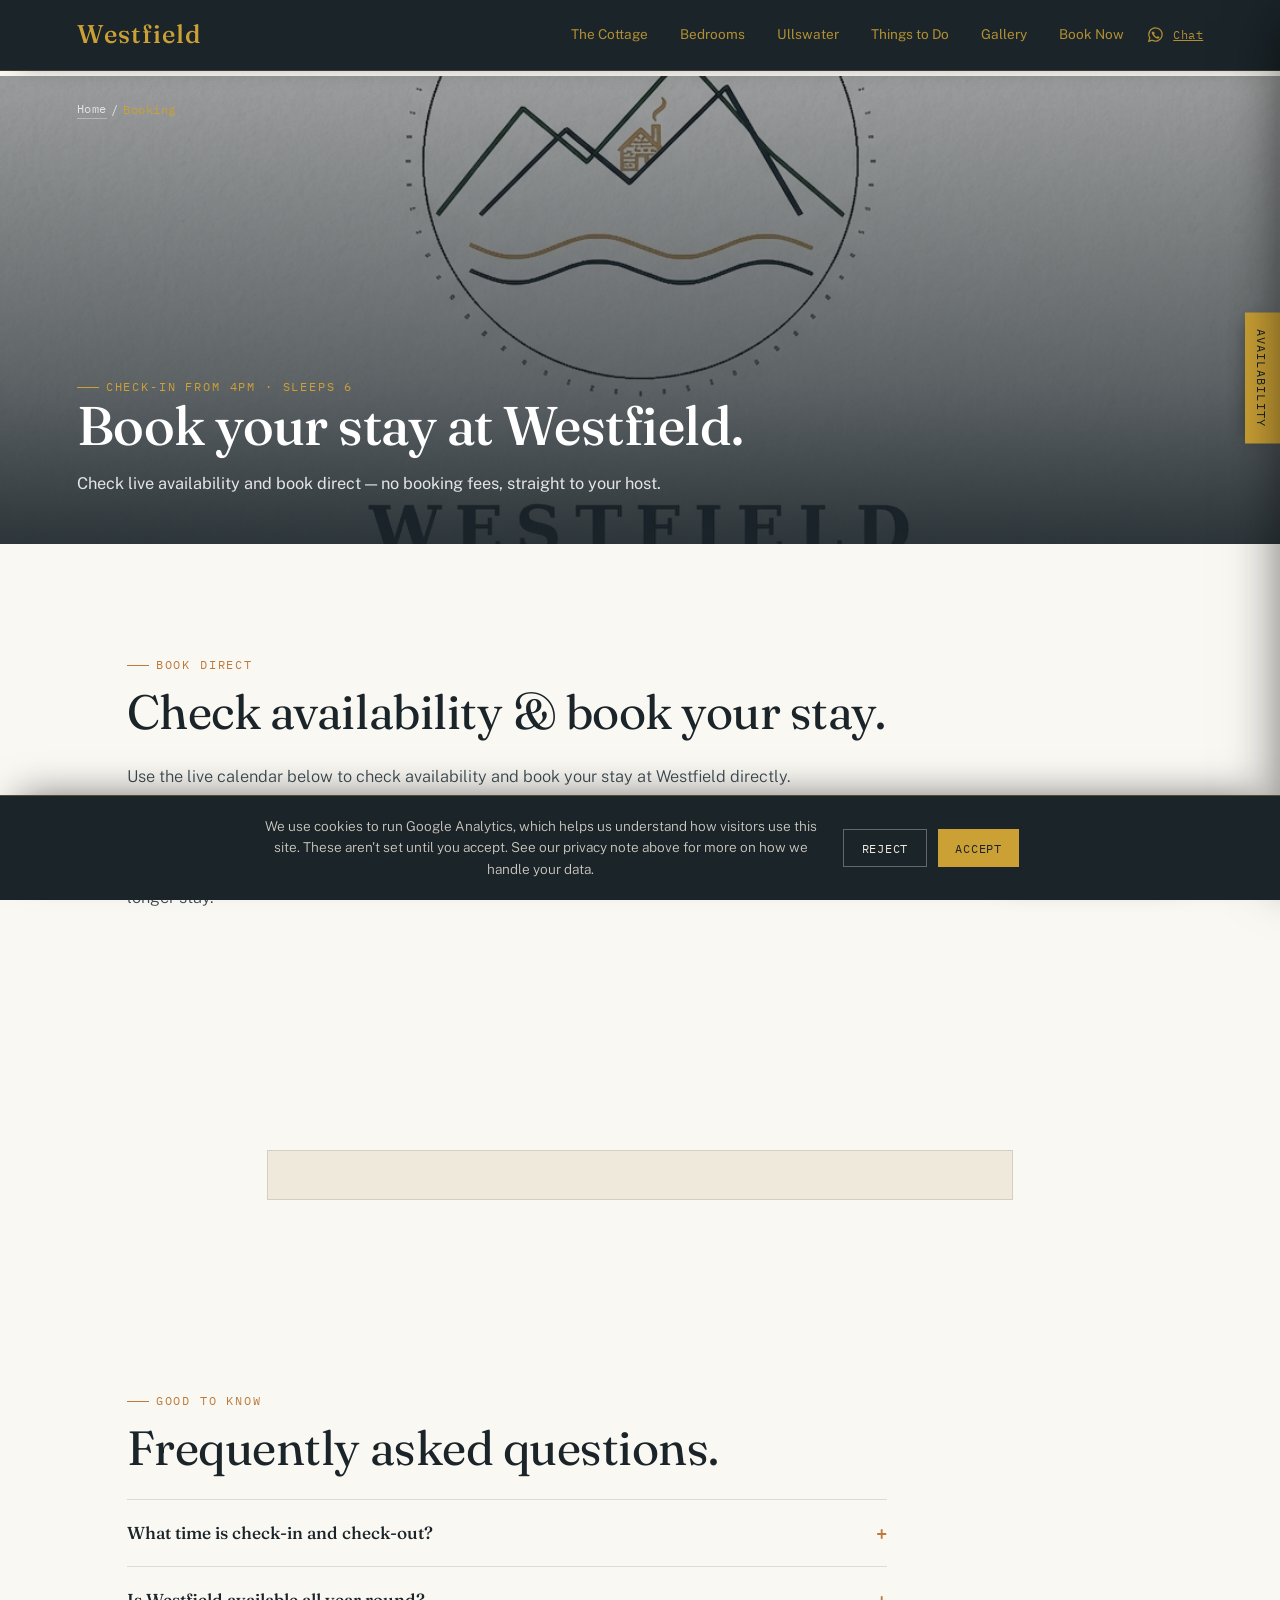
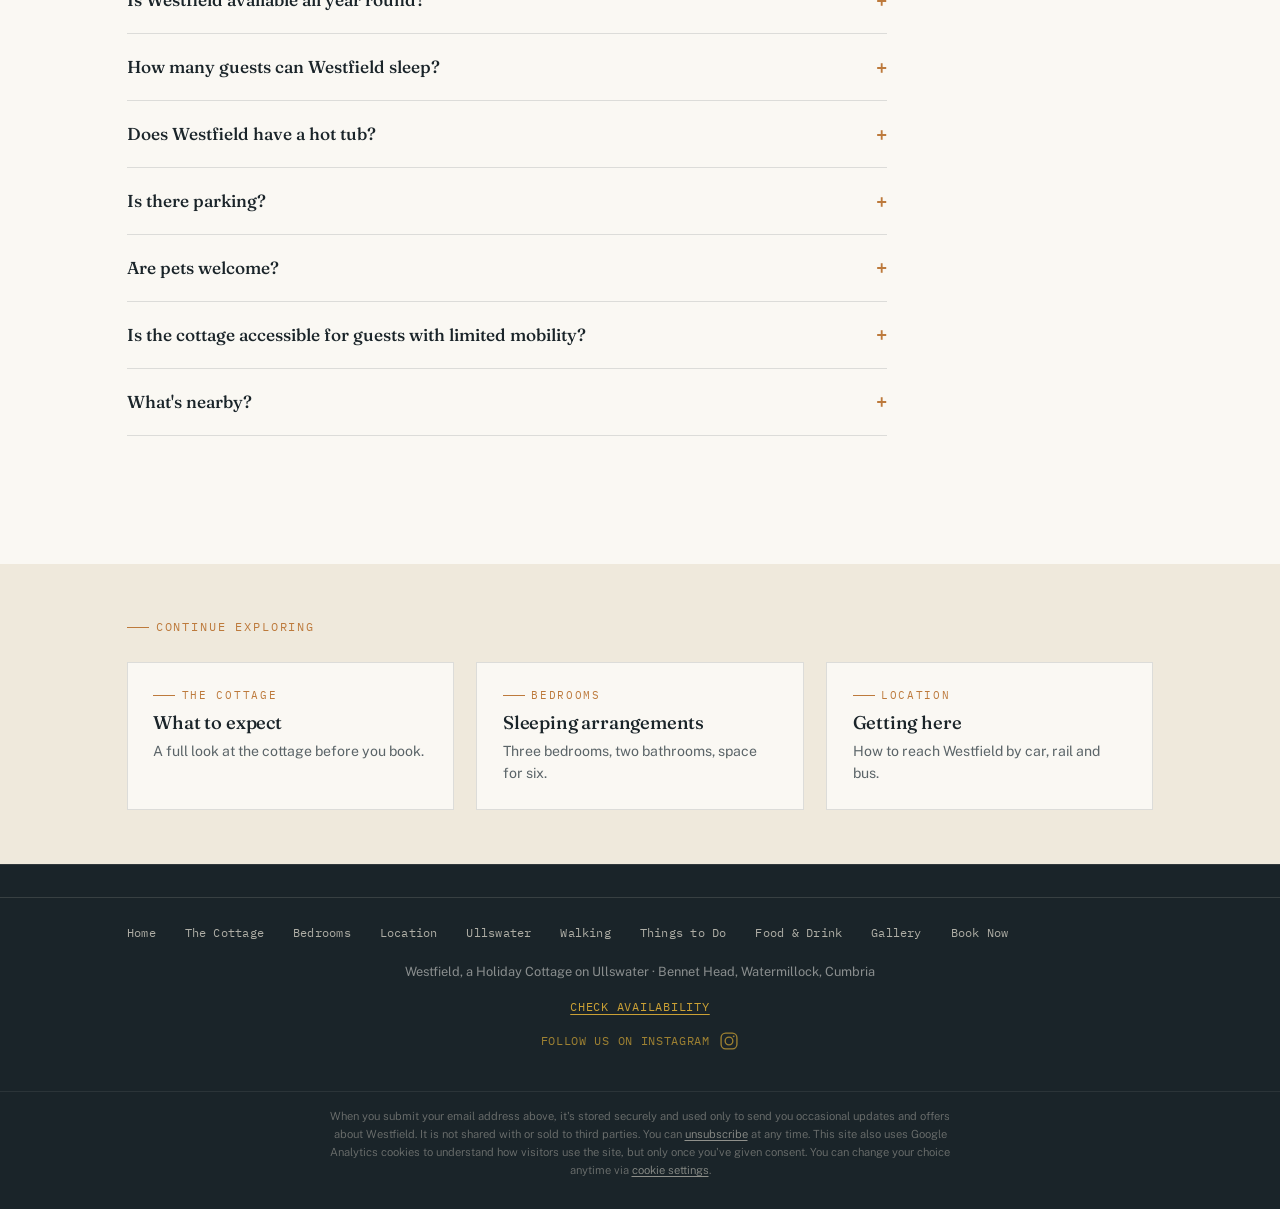
<file: booking.html>
<!DOCTYPE html>
<html lang="en-GB">
<head>
<meta charset="UTF-8">
<meta name="viewport" content="width=device-width, initial-scale=1.0">
<meta name="theme-color" content="#1a2429">
<title>Booking · Check Availability at Westfield, Ullswater | Watermillock</title>
<meta name="description" content="Check live availability and book Westfield direct: a 3-bedroom holiday cottage with a private hot tub in Watermillock, near Ullswater, Cumbria. Sleeps 6.">
<meta name="robots" content="index, follow">
<link rel="canonical" href="https://www.staywestfield.uk/booking.html">
<meta property="og:title" content="Booking · Check Availability at Westfield, Ullswater | Watermillock">
<meta property="og:description" content="Check live availability and book Westfield direct: a 3-bedroom holiday cottage with a private hot tub in Watermillock, near Ullswater, Cumbria. Sleeps 6.">
<meta property="og:type" content="website">
<meta property="og:url" content="https://www.staywestfield.uk/booking.html">
<meta property="og:image" content="https://www.staywestfield.uk/images/logo.JPG">
<meta property="og:locale" content="en_GB">
<meta name="twitter:card" content="summary_large_image">
<link rel="icon" href="images/logo.png">
<link rel="preconnect" href="https://fonts.googleapis.com">
<link rel="preconnect" href="https://fonts.gstatic.com" crossorigin>
<link href="https://fonts.googleapis.com/css2?family=Fraunces:opsz,wght@9..144,300;9..144,400;9..144,500;9..144,600&family=Public+Sans:wght@300;400;500;600&family=IBM+Plex+Mono:wght@400;500&display=swap" rel="stylesheet">
<style>
  :root{
    --slate:#25333a;
    --slate-deep:#1a2429;
    --lake:#4e7a8c;
    --moss:#5f6f47;
    --stone:#efe9dc;
    --amber:#bd7a3c;
    --gold:#cba135;
    --off-white:#faf8f3;
    --line: rgba(37,51,58,0.14);
    --max: 1180px;
  }
  *{box-sizing:border-box; margin:0; padding:0;}
  html, body{max-width:100%; overflow-x:hidden;}
  html{scroll-behavior:smooth;}
  body{
    background:var(--off-white);
    color:var(--slate-deep);
    font-family:'Public Sans', sans-serif;
    font-weight:400;
    line-height:1.6;
    -webkit-font-smoothing:antialiased;
  }
  @media (prefers-reduced-motion: reduce){
    html{scroll-behavior:auto;}
    *{animation-duration:0.01ms !important; animation-iteration-count:1 !important; transition-duration:0.01ms !important;}
  }
  a{color:inherit;}
  img{display:block; width:100%; height:100%; object-fit:cover;}
  h1,h2,h3{font-family:'Fraunces', serif; font-weight:500; letter-spacing:-0.01em; line-height:1.08;}
  .eyebrow{
    font-family:'IBM Plex Mono', monospace;
    font-size:0.72rem;
    letter-spacing:0.16em;
    text-transform:uppercase;
    color:var(--amber);
    display:flex;
    align-items:center;
    gap:0.6em;
  }
  .eyebrow::before{content:""; width:22px; height:1px; background:var(--amber); display:inline-block;}
  .wrap{max-width:var(--max); margin:0 auto; padding:0 6vw;}

  .contours{position:absolute; inset:0; pointer-events:none; opacity:0.5;}
  .contours svg{width:100%; height:100%;}

  header{
    position:fixed; top:0; left:0; right:0; z-index:50;
    display:flex; justify-content:space-between; align-items:center;
    padding:1.2rem 6vw;
    background:var(--slate-deep);
    border-bottom:1px solid rgba(212,175,55,0.18);
    box-shadow:0 8px 24px -18px rgba(0,0,0,0.6);
  }
  header .mark{
    font-family:'Fraunces', serif; font-weight:500; font-size:1.6rem; letter-spacing:0.04em;
    color:var(--gold);
    line-height:1;
    text-decoration:none;
  }
  header nav{display:flex; gap:2rem; font-size:0.85rem; flex-wrap:nowrap; white-space:nowrap;}
  header nav a{color:var(--gold); text-decoration:none; opacity:0.85; transition:opacity .2s; padding:0.3rem 0;}
  header nav a:hover{opacity:1;}
  header nav a:focus-visible, a:focus-visible, button:focus-visible{
    outline:2px solid var(--gold); outline-offset:3px;
  }
  @media (max-width:1000px) and (min-width:861px){ header nav{gap:1.2rem; font-size:0.78rem;} }
  @media (max-width:860px){ header nav{display:none;} }
  .menu-trigger{
    display:none; background:none; border:none; cursor:pointer;
    color:var(--gold); font-family:'IBM Plex Mono', monospace;
    font-size:0.8rem; letter-spacing:0.08em; text-transform:uppercase;
    padding:0.5rem 0.2rem;
  }
  @media (max-width:860px){ .menu-trigger{display:inline-block;} }

  .mobile-menu{
    position:fixed; inset:0; z-index:95;
    background:var(--slate-deep);
    display:none;
    flex-direction:column;
    padding:1.2rem 6vw 2rem;
  }
  .mobile-menu.is-open{display:flex;}
  .mobile-menu-top{display:flex; justify-content:space-between; align-items:center; margin-bottom:2.5rem;}
  .mobile-menu-close{
    background:none; border:none; cursor:pointer; color:var(--gold);
    font-size:2rem; line-height:1; padding:0.3rem;
  }
  .mobile-menu nav{display:flex; flex-direction:column; gap:0.4rem;}
  .mobile-menu nav a{
    color:var(--stone); text-decoration:none;
    font-family:'Fraunces', serif; font-size:1.7rem; font-weight:400;
    padding:0.7rem 0; border-bottom:1px solid rgba(239,233,220,0.1);
  }
  .mobile-menu-footer{
    margin-top:auto; display:flex; flex-direction:column; gap:1rem;
    padding-top:2rem;
  }
  .mobile-menu-footer a{
    color:var(--gold); text-decoration:none;
    font-family:'IBM Plex Mono', monospace; font-size:0.85rem; letter-spacing:0.04em;
  }
  .header-right{display:flex; align-items:center; gap:1.4rem;}
  .header-whatsapp{
    display:inline-flex; align-items:center; justify-content:center; gap:0.5rem;
    color:var(--gold); opacity:0.85; transition:opacity .2s ease;
  }
  .header-whatsapp:hover{opacity:1;}
  .header-whatsapp-label{
    font-family:'IBM Plex Mono', monospace; font-size:0.78rem;
    letter-spacing:0.04em;
  }

  .hero{
    position:relative;
    height:100svh;
    min-height:560px;
    overflow:hidden;
    color:#fff;
    display:flex;
    align-items:flex-end;
  }
  .hero-media{position:absolute; inset:0; z-index:0; overflow:hidden; background:#efeee9;}
  .hero-img{
    position:absolute; inset:0; width:100%; height:100%;
    object-fit:cover;
    filter:saturate(0.95) brightness(0.8);
    transform:scale(1);
    opacity:0;
    transition:opacity 3.8s ease;
  }
  .hero-img-a{opacity:1; z-index:1; transform:scale(1);}
  .hero-img-a.is-fading{opacity:0;}
  .hero-img-b{z-index:2;}
  .hero-img-b.is-visible{opacity:1;}
  .hero-img.is-zooming{animation:heroZoom 7.5s ease-out forwards;}
  .hero-img-a.is-zooming{animation:heroZoomLogo 2.2s ease-out forwards;}
  @keyframes heroZoom{ from{transform:scale(1);} to{transform:scale(1.3);} }
  @keyframes heroZoomLogo{ from{transform:scale(1);} to{transform:scale(1.15);} }
  .hero-scrim{
    position:absolute; inset:0; z-index:3;
    background:var(--slate-deep);
    opacity:0;
    pointer-events:none;
    transition:opacity .05s linear;
  }
  .hero::after{
    content:"";
    position:absolute; inset:0; z-index:3;
    background:linear-gradient(180deg, rgba(26,36,41,0.15) 0%, rgba(26,36,41,0.05) 35%, rgba(26,36,41,0.85) 100%);
  }
  .hero-content{
    position:relative; z-index:4; padding:0 6vw 4.5rem; width:100%;
    opacity:0; transform:translateY(48px);
    transition:opacity 2.2s ease, transform 2.2s ease;
  }
  .hero-content.is-visible{opacity:1; transform:translateY(0);}
  .hero-content .eyebrow{color:var(--stone); margin-bottom:1.1rem;}
  .hero-content .eyebrow::before{background:var(--stone);}
  .hero h1{
    font-size:clamp(2.6rem, 6.5vw, 5.2rem);
    max-width:16ch;
    font-weight:400;
  }
  .hero h1 em{font-style:italic; color:var(--stone); font-weight:300;}
  .hero-sub{
    max-width:44ch; margin-top:1.2rem; font-size:1.05rem; color:rgba(255,255,255,0.82);
    font-weight:300;
  }
  .hero-facts{
    display:flex; gap:2.2rem; margin-top:2.4rem; flex-wrap:wrap;
    font-family:'IBM Plex Mono', monospace; font-size:0.78rem; letter-spacing:0.05em;
    text-transform:uppercase; color:var(--stone);
  }
  .hero-facts span strong{display:block; font-family:'Fraunces', serif; font-size:1.5rem; color:#fff; letter-spacing:0; text-transform:none; font-weight:400;}

  .scroll-cue{
    position:absolute; bottom:1.6rem; right:6vw; z-index:4;
    writing-mode:vertical-rl; color:rgba(255,255,255,0.6);
    font-family:'IBM Plex Mono', monospace; font-size:0.7rem; letter-spacing:0.14em;
    display:flex; align-items:center; gap:0.6rem;
  }
  .scroll-cue::after{content:""; width:1px; height:40px; background:rgba(255,255,255,0.4);}

  .highlights{
    background:var(--slate-deep); color:var(--stone);
    padding:3.6rem 0; position:relative; overflow:hidden;
  }
  .highlights .wrap{
    display:grid; grid-template-columns:repeat(3,1fr); gap:2.5rem;
    position:relative; z-index:1;
  }
  @media (max-width:820px){ .highlights .wrap{grid-template-columns:1fr;} }
  .h-item{border-left:1px solid rgba(239,233,220,0.25); padding-left:1.4rem;}
  .h-item h3{font-size:1.25rem; color:#fff; margin-bottom:0.5rem; font-weight:400;}
  .h-item p{font-size:0.92rem; color:rgba(239,233,220,0.72); font-weight:300;}

  .about{padding:7rem 0 5rem; position:relative;}
  .about .grid{display:grid; grid-template-columns:0.9fr 1.1fr; gap:5vw; align-items:start;}
  @media (max-width:900px){ .about .grid{grid-template-columns:1fr; gap:2.5rem;} }
  .about h2{font-size:clamp(2rem,4vw,3rem); font-weight:400; margin:0.7rem 0 1.6rem;}
  .about p{color:#3c4a51; max-width:60ch; margin-bottom:1.1rem; font-weight:300; font-size:1.02rem;}
  .about-figure{position:relative; aspect-ratio:4/5; overflow:hidden; border-radius:2px;}
  .about-figure .contours{opacity:0.9; mix-blend-mode:soft-light;}

  .divider{position:relative; height:120px; overflow:hidden; background:var(--stone);}

  .rooms{background:var(--stone); padding:5rem 0 6rem;}
  .rooms-head{display:flex; justify-content:space-between; align-items:flex-end; gap:2rem; margin-bottom:3rem; flex-wrap:wrap;}
  .rooms-head h2{font-size:clamp(1.9rem,3.4vw,2.6rem); font-weight:400;}
  .room-grid{display:grid; grid-template-columns:repeat(3, 1fr); gap:1.4rem;}
  @media (max-width:860px){ .room-grid{grid-template-columns:1fr;} }
  .room-card{
    background:var(--off-white); border:1px solid var(--line); padding:1.9rem 1.7rem;
    display:flex; flex-direction:column; gap:0.7rem;
    transition:transform .35s ease, box-shadow .35s ease;
  }
  .room-card:hover{transform:translateY(-4px); box-shadow:0 18px 34px -22px rgba(26,36,41,0.35);}
  .room-num{font-family:'IBM Plex Mono', monospace; font-size:0.75rem; color:var(--amber); letter-spacing:0.08em;}
  .room-card h3{font-size:1.3rem; font-weight:400;}
  .room-card p{font-size:0.9rem; color:#57646b; font-weight:300;}

  .gallery{padding:5.5rem 0; background:var(--off-white);}
  .gallery-head{margin-bottom:2.4rem;}
  .gallery-title-line{display:flex; align-items:center; gap:0.9rem;}
  .gallery-head h2{font-size:clamp(1.9rem,3.4vw,2.6rem); font-weight:400; margin-top:0.6rem;}
  .g-grid{
    display:grid;
    grid-template-columns:repeat(6, 1fr);
    grid-auto-rows:14vw;
    gap:0.6rem;
  }
  @media (max-width:820px){ .g-grid{grid-template-columns:repeat(2,1fr); grid-auto-rows:38vw;} }
  .g-item{overflow:hidden; position:relative;}
  .g-item img{transition:transform .6s ease;}
  .g-item:hover img{transform:scale(1.06);}
  .g-item.a{grid-column:span 4; grid-row:span 2;}
  .g-item.b{grid-column:span 2; grid-row:span 1;}
  .g-item.c{grid-column:span 2; grid-row:span 1;}
  .g-item.d{grid-column:span 3; grid-row:span 1;}
  .g-item.d img{object-fit:contain; background:var(--slate-deep);}
  .g-item.e{grid-column:span 3; grid-row:span 1;}
  @media (max-width:820px){ .g-item.a,.g-item.b,.g-item.c,.g-item.d,.g-item.e{grid-column:span 1; grid-row:span 1;} }

  .amenities{background:var(--slate); color:var(--stone); padding:6rem 0;}
  .amenities .wrap > .eyebrow{color:var(--stone);}
  .amenities .wrap > .eyebrow::before{background:var(--stone);}
  .amenities h2{font-size:clamp(1.9rem,3.4vw,2.6rem); font-weight:400; margin:0.6rem 0 3rem; max-width:16ch;}
  .amen-grid{
    display:grid; grid-template-columns:repeat(4,1fr); gap:0;
    border-top:1px solid rgba(239,233,220,0.18);
    border-left:1px solid rgba(239,233,220,0.18);
  }
  @media (max-width:820px){ .amen-grid{grid-template-columns:repeat(2,1fr);} }
  .amen-item{
    padding:1.4rem 1.4rem 1.4rem 0;
    border-bottom:1px solid rgba(239,233,220,0.18);
    border-right:1px solid rgba(239,233,220,0.18);
    padding-left:1.4rem;
    font-size:0.95rem; font-weight:300;
    display:flex; align-items:center; min-height:76px;
  }

  .setting{padding:6.5rem 0; position:relative; overflow:hidden;}
  .setting .grid{display:grid; grid-template-columns:1fr 1fr; gap:4vw; align-items:center;}
  @media (max-width:900px){ .setting .grid{grid-template-columns:1fr;} }
  .setting h2{font-size:clamp(1.9rem,3.4vw,2.6rem); font-weight:400; margin:0.7rem 0 1.4rem;}
  .setting p{color:#3c4a51; font-weight:300; margin-bottom:1rem; max-width:52ch;}
  .setting-figure{aspect-ratio:1/1; position:relative; overflow:hidden;}

  .host{background:var(--stone); padding:5rem 0;}
  .host .card{
    display:flex; gap:2rem; align-items:center; background:var(--off-white);
    border:1px solid var(--line); padding:2.4rem; max-width:720px;
  }
  @media (max-width:600px){ .host .card{flex-direction:column; text-align:center;} }
  .host .photo{width:96px; height:96px; border-radius:50%; overflow:hidden; flex-shrink:0;}
  .host h3{font-size:1.3rem; font-weight:500; margin-bottom:0.3rem;}
  .host p{font-size:0.92rem; color:#57646b; font-weight:300;}

  .cta{
    background:var(--slate-deep); color:#fff; padding:6.5rem 0; text-align:center;
    position:relative; overflow:hidden;
  }
  .cta h2{font-size:clamp(2.2rem,5vw,3.6rem); font-weight:400; max-width:16ch; margin:0.8rem auto 1.6rem;}
  .cta p{color:rgba(250,248,243,0.72); max-width:42ch; margin:0 auto 2.4rem; font-weight:300;}
  .btn{
    display:inline-flex; align-items:center; gap:0.6rem;
    background:var(--amber); color:#fff; text-decoration:none;
    padding:1rem 2.1rem; font-family:'IBM Plex Mono', monospace;
    font-size:0.8rem; letter-spacing:0.08em; text-transform:uppercase;
    transition:background .25s ease, transform .25s ease;
  }
  .btn:hover{background:#a8672f; transform:translateY(-2px);}

  .mobile-book-bar{
    display:none;
    position:fixed; left:0; right:0; bottom:0; z-index:70;
    background:var(--slate-deep);
    border-top:1px solid rgba(212,175,55,0.25);
    padding:0.8rem 6vw;
    box-shadow:0 -10px 24px -14px rgba(0,0,0,0.5);
  }
  .mobile-book-bar a{
    display:block; text-align:center;
    background:var(--amber); color:#fff; text-decoration:none;
    padding:0.85rem 1rem; font-family:'IBM Plex Mono', monospace;
    font-size:0.78rem; letter-spacing:0.06em; text-transform:uppercase;
  }
  @media (max-width:640px){
    .mobile-book-bar{display:block;}
    body{padding-bottom:4.2rem;}
  }

  footer{
    background:var(--slate-deep); color:rgba(250,248,243,0.5);
    padding:2rem 0 2.5rem; font-size:0.8rem; text-align:center;
    border-top:1px solid rgba(239,233,220,0.1);
  }
  footer a{text-decoration:underline; text-underline-offset:3px;}
  .footer-inner{
    display:flex; flex-direction:column; align-items:center; justify-content:center; gap:0.9rem;
    flex-wrap:wrap;
  }
  .footer-check-availability{
    color:var(--gold); text-decoration:underline; text-underline-offset:3px;
    font-family:'IBM Plex Mono', monospace; font-size:0.78rem;
    letter-spacing:0.06em; text-transform:uppercase;
  }
  .footer-social{
    color:var(--gold); opacity:0.75; text-decoration:none;
    display:inline-flex; align-items:center; justify-content:center; gap:0.6rem;
    transition:opacity .2s ease;
  }
  .footer-social:hover{opacity:1;}
  .footer-social-label{
    font-family:'IBM Plex Mono', monospace; font-size:0.72rem;
    letter-spacing:0.06em; text-transform:uppercase;
  }

  .privacy-note{
    background:var(--slate-deep);
    border-top:1px solid rgba(239,233,220,0.08);
    padding:1rem 6vw 1.8rem;
    text-align:center;
  }
  .privacy-note p{
    max-width:640px; margin:0 auto;
    font-size:0.7rem; line-height:1.6;
    color:rgba(239,233,220,0.4);
    font-weight:300;
  }
  .privacy-note a{color:rgba(239,233,220,0.55); text-decoration:underline; text-underline-offset:2px;}
  .privacy-note button.privacy-unsub-trigger{
    background:none; border:none; padding:0; margin:0; cursor:pointer;
    font:inherit; color:rgba(239,233,220,0.55);
    text-decoration:underline; text-underline-offset:2px;
  }
  .privacy-note .cookie-settings-trigger{
    background:none; border:none; padding:0; margin:0; cursor:pointer;
    font:inherit; color:rgba(239,233,220,0.55);
    text-decoration:underline; text-underline-offset:2px;
  }

  .cookie-banner{
    position:fixed; left:0; right:0; bottom:0; z-index:100;
    background:var(--slate-deep); color:var(--stone);
    border-top:1px solid rgba(212,175,55,0.3);
    box-shadow:0 -16px 40px -20px rgba(0,0,0,0.6);
    padding:1.2rem 6vw;
    display:none;
    align-items:center; justify-content:center; gap:1.4rem;
    flex-wrap:wrap; text-align:center;
  }
  .cookie-banner.is-visible{display:flex;}
  .cookie-banner p{
    font-size:0.85rem; font-weight:300; max-width:560px;
    color:rgba(239,233,220,0.85); margin:0;
  }
  .cookie-banner a{color:var(--gold); text-decoration:underline; text-underline-offset:2px;}
  .cookie-banner-actions{display:flex; gap:0.7rem; flex-wrap:wrap; justify-content:center;}
  .cookie-banner-actions button{
    border:none; cursor:pointer; font-family:'IBM Plex Mono', monospace;
    font-size:0.75rem; letter-spacing:0.06em; text-transform:uppercase;
    padding:0.65rem 1.1rem; transition:background .2s ease, opacity .2s ease;
  }
  .cookie-accept{background:var(--gold); color:var(--slate-deep);}
  .cookie-accept:hover{background:#e0b64a;}
  .cookie-reject{background:transparent; color:var(--stone); border:1px solid rgba(239,233,220,0.35) !important;}
  .cookie-reject:hover{opacity:0.8;}

  .modal-overlay{
    position:fixed; inset:0; z-index:90;
    background:rgba(20,26,29,0.7);
    display:none; align-items:center; justify-content:center;
    padding:1.5rem;
  }
  .modal-overlay.is-open{display:flex;}
  .modal-box{
    position:relative; width:min(360px, 100%);
    background:var(--slate-deep); color:var(--stone);
    border:1px solid rgba(212,175,55,0.25);
    box-shadow:0 25px 60px -20px rgba(0,0,0,0.6);
    padding:1.9rem 1.7rem 1.7rem;
  }
  .modal-close{
    position:absolute; top:0.7rem; right:0.8rem;
    background:none; border:none; cursor:pointer;
    color:var(--stone); opacity:0.7;
    font-size:1.3rem; line-height:1; padding:0.3rem;
    transition:opacity .2s ease;
  }
  .modal-close:hover{opacity:1;}
  .modal-box h3{font-size:1.1rem; font-weight:500; margin-bottom:0.5rem; color:#fff;}
  .modal-box p{font-size:0.85rem; color:rgba(239,233,220,0.75); font-weight:300; margin-bottom:1.1rem;}
  .modal-form{display:flex; flex-direction:column; gap:0.7rem;}
  .modal-form input[type="email"]{
    width:100%; padding:0.7rem 0.9rem;
    background:var(--off-white); border:1px solid rgba(212,175,55,0.3);
    color:var(--slate-deep); font-family:'Public Sans', sans-serif; font-size:0.9rem;
  }
  .modal-form input[type="email"]:focus-visible{outline:2px solid var(--gold); outline-offset:2px;}
  .modal-form button[type="submit"]{
    background:var(--gold); color:var(--slate-deep); border:none; cursor:pointer;
    padding:0.7rem 1rem; font-family:'IBM Plex Mono', monospace; font-size:0.75rem;
    letter-spacing:0.06em; text-transform:uppercase; transition:background .2s ease;
  }
  .modal-form button[type="submit"]:hover{background:#e0b64a;}
  .modal-success{font-size:0.9rem; color:var(--gold); font-weight:400; display:none;}
  .modal-box.is-submitted .modal-form{display:none;}
  .modal-box.is-submitted .modal-success{display:block;}

  .newsletter-box{
    position:fixed; right:1.5rem; bottom:5.7rem; z-index:80;
    width:min(320px, calc(100vw - 3rem));
    background:var(--slate-deep); color:var(--stone);
    border:1px solid rgba(212,175,55,0.25);
    box-shadow:0 20px 45px -20px rgba(0,0,0,0.55);
    padding:1.6rem 1.6rem 1.5rem;
    opacity:0; transform:translateY(16px) scale(0.98);
    pointer-events:none;
    transition:opacity .4s ease, transform .4s ease;
  }
  .newsletter-box.is-visible{opacity:1; transform:translateY(0) scale(1); pointer-events:auto;}
  .newsletter-close{
    position:absolute; top:0.7rem; right:0.8rem;
    background:none; border:none; cursor:pointer;
    color:var(--stone); opacity:0.7;
    font-size:1.3rem; line-height:1; padding:0.3rem;
    transition:opacity .2s ease;
  }
  .newsletter-close:hover{opacity:1;}
  .newsletter-box .eyebrow{color:var(--gold); margin-bottom:0.6rem;}
  .newsletter-box .eyebrow::before{background:var(--gold);}
  .newsletter-box h3{font-size:1.15rem; font-weight:500; margin-bottom:0.5rem; color:#fff;}
  .newsletter-box p{font-size:0.85rem; color:rgba(239,233,220,0.75); font-weight:300; margin-bottom:1.1rem;}
  .newsletter-form{display:flex; flex-direction:column; gap:0.7rem;}
  .newsletter-form input[type="email"]{
    width:100%; padding:0.7rem 0.9rem;
    background:var(--off-white); border:1px solid rgba(212,175,55,0.3);
    color:var(--slate-deep); font-family:'Public Sans', sans-serif; font-size:0.9rem;
  }
  .newsletter-form input[type="email"]:focus-visible{outline:2px solid var(--gold); outline-offset:2px;}
  .newsletter-form button{
    background:var(--gold); color:var(--slate-deep); border:none; cursor:pointer;
    padding:0.7rem 1rem; font-family:'IBM Plex Mono', monospace; font-size:0.75rem;
    letter-spacing:0.06em; text-transform:uppercase; transition:background .2s ease;
  }
  .newsletter-form button:hover{background:#e0b64a;}
  .newsletter-success{font-size:0.9rem; color:var(--gold); font-weight:400; display:none;}
  .newsletter-box.is-submitted .newsletter-form{display:none;}
  .newsletter-box.is-submitted .newsletter-success{display:block;}
  @media (max-width:600px){ .newsletter-box{right:1rem; bottom:5.2rem; left:1rem; width:auto;} }

  .chat-bubble{
    position:fixed; right:1.5rem; bottom:1.5rem; z-index:78;
    display:flex; align-items:center; gap:0.7rem;
    text-decoration:none;
    opacity:0; transform:translateY(16px) scale(0.95);
    pointer-events:none;
    transition:opacity .4s ease, transform .4s ease;
  }
  .chat-bubble.is-visible{opacity:1; transform:translateY(0) scale(1); pointer-events:auto;}

  .availability-tab{
    position:fixed; top:42%; right:0; z-index:82;
    transform:translateY(-50%);
    background:var(--gold); color:var(--slate-deep);
    border:none; cursor:pointer;
    padding:1rem 0.6rem;
    font-family:'IBM Plex Mono', monospace; font-size:0.78rem;
    letter-spacing:0.1em; text-transform:uppercase;
    writing-mode:vertical-rl; text-orientation:mixed;
    box-shadow:-6px 0 18px -8px rgba(0,0,0,0.4);
    transition:background .2s ease;
  }
  .availability-tab:hover{background:#e0b64a;}

  .availability-backdrop{
    position:fixed; inset:0; z-index:83;
    background:rgba(20,26,29,0.55);
    opacity:0; pointer-events:none;
    transition:opacity .3s ease;
  }
  .availability-backdrop.is-open{opacity:1; pointer-events:auto;}

  .availability-panel{
    position:fixed; top:0; right:0; bottom:0; z-index:84;
    width:min(440px, 92vw);
    background:var(--off-white);
    box-shadow:-20px 0 50px -20px rgba(0,0,0,0.55);
    transform:translateX(100%);
    transition:transform .4s ease;
    display:flex; flex-direction:column;
    overflow-y:auto;
  }
  .availability-panel.is-open{transform:translateX(0);}
  .availability-panel-header{
    display:flex; justify-content:space-between; align-items:center;
    padding:1.2rem 1.4rem;
    background:var(--slate-deep); color:#fff;
    position:sticky; top:0; z-index:1;
  }
  .availability-panel-header h3{
    font-family:'Fraunces', serif; font-size:1.15rem; font-weight:500; color:var(--gold);
  }
  .availability-panel-close{
    background:none; border:none; cursor:pointer; color:var(--stone);
    font-size:1.6rem; line-height:1; padding:0.2rem 0.5rem;
  }
  .availability-panel-body{padding:1.3rem 1.4rem 2rem;}
  @media (max-width:600px){
    .availability-tab{padding:0.85rem 0.5rem; font-size:0.72rem;}
  }
  .chat-greeting{
    background:var(--slate-deep); color:var(--stone);
    border:1px solid rgba(212,175,55,0.3);
    padding:0.65rem 0.9rem;
    font-size:0.78rem; line-height:1.4; font-weight:300;
    max-width:190px;
    box-shadow:0 14px 30px -14px rgba(0,0,0,0.55);
  }
  .chat-avatar-wrap{position:relative; width:60px; height:60px; flex-shrink:0;}
  .chat-bubble-avatar{
    position:absolute; inset:0; border-radius:50%; overflow:hidden;
    border:2px solid var(--gold);
    background:var(--slate-deep);
  }
  .chat-bubble-avatar img{width:100%; height:100%; object-fit:cover;}
  .chat-bubble-badge{
    position:absolute; bottom:-3px; right:-3px;
    width:24px; height:24px; border-radius:50%;
    background:var(--gold); color:var(--slate-deep);
    display:flex; align-items:center; justify-content:center;
    border:2px solid var(--slate-deep);
  }
  @media (max-width:600px){
    .chat-bubble{right:1rem; bottom:1rem;}
    .chat-greeting{max-width:150px; font-size:0.72rem; padding:0.55rem 0.75rem;}
  }
  @media (max-width:640px){
    .chat-bubble{bottom:4.6rem;}
    .newsletter-box{bottom:8.8rem;}
  }

  .reveal{opacity:0; transform:translateY(18px); transition:opacity .8s ease, transform .8s ease;}
  .reveal.in{opacity:1; transform:translateY(0);}

  /* ============================================================
     RESPONSIVE MOBILE LAYOUT
     Optimised for phones from 320px through 760px.
     ============================================================ */
  @media (max-width:760px){
    html{font-size:100%;}
    body{
      background:#e6dfcd;
      overflow-x:hidden;
      padding-bottom:4.8rem;
    }

    header{
      padding:0.85rem 5vw;
      min-height:58px;
    }
    header .mark{font-size:1.35rem;}
    .header-right{gap:0.9rem;}
    .header-whatsapp{gap:0;}
    .header-whatsapp-label{display:none;}
    .header-whatsapp svg{width:21px;height:21px;}
    .menu-trigger{font-size:0.72rem;padding:0.55rem 0.1rem;}

    .mobile-menu{
      padding:1rem 7vw 1.5rem;
      overflow-y:auto;
    }
    .mobile-menu-top{margin-bottom:1.4rem;}
    .mobile-menu nav{gap:0;}
    .mobile-menu nav a{
      font-size:1.45rem;
      padding:0.62rem 0;
    }
    .mobile-menu-footer{gap:0.8rem;padding-top:1.5rem;}
    .mobile-menu-footer a{font-size:0.75rem;}

    .hero{
      height:82svh;
      min-height:560px;
      max-height:760px;
    }
    .hero-content{
      padding:0 7vw 3.2rem;
    }
    .hero-content .eyebrow{
      font-size:0.62rem;
      letter-spacing:0.12em;
      margin-bottom:0.8rem;
    }
    .hero-content .eyebrow::before{width:16px;}
    .hero h1{
      font-size:clamp(2.25rem,10.5vw,3.55rem);
      line-height:1.03;
      max-width:14ch;
    }
    .hero-sub{
      margin-top:1rem;
      font-size:0.92rem;
      line-height:1.5;
      max-width:42ch;
    }
    .hero-facts{
      gap:1rem 1.25rem;
      margin-top:1.6rem;
      font-size:0.63rem;
    }
    .hero-facts span{min-width:58px;}
    .hero-facts span strong{font-size:1.3rem;}
    .scroll-cue{display:none;}

    .highlights, .about, .rooms, .gallery, .amenities, .setting, .host, .cta{
      margin:0 0.65rem 0.9rem;
      border-radius:18px;
      overflow:hidden;
      box-shadow:0 14px 30px -22px rgba(26,36,41,0.45);
    }
    .highlights{margin-top:0.9rem;padding:2.4rem 0;}
    .highlights .wrap{gap:1.8rem;}
    .h-item{padding-left:1rem;}
    .h-item h3{font-size:1.12rem;}
    .h-item p{font-size:0.86rem;line-height:1.55;}

    .wrap{
      width:100%;
      max-width:none;
      padding:0 6.5vw;
    }
    .about{padding:3.2rem 0 3rem;}
    .about .grid{gap:2rem;}
    .about h2{
      font-size:clamp(1.85rem,8vw,2.35rem);
      line-height:1.08;
      margin:0.55rem 0 1.15rem;
    }
    .about p{font-size:0.94rem;line-height:1.62;margin-bottom:0.9rem;}
    .about-figure{aspect-ratio:4/3;border-radius:10px;}

    .rooms{padding:3.2rem 0 3.4rem;}
    .rooms-head{margin-bottom:1.8rem;gap:1rem;}
    .rooms-head h2{
      font-size:clamp(1.8rem,7.5vw,2.3rem);
      line-height:1.08;
    }
    .room-grid{grid-template-columns:1fr;gap:0.8rem;}
    .room-card{
      padding:1.35rem 1.25rem;
      gap:0.55rem;
      border-radius:10px;
    }
    .room-num{font-size:0.67rem;}
    .room-card h3{font-size:1.18rem;}
    .room-card p{font-size:0.86rem;line-height:1.55;}

    .gallery{padding:3.2rem 0 3.4rem;}
    .gallery-head{margin-bottom:1.5rem;}
    .gallery-title-row{display:block;}
    .gallery-title-line{gap:0.65rem;}
    .gallery-head h2{
      font-size:clamp(1.85rem,7.5vw,2.3rem);
      margin-top:0.45rem;
    }
    .g-grid{
      grid-template-columns:1fr;
      grid-auto-rows:auto;
      gap:0.65rem;
    }
    .g-item.a,.g-item.b,.g-item.c,.g-item.d,.g-item.e{
      grid-column:span 1;
      grid-row:span 1;
      aspect-ratio:4/3;
    }
    .g-item.a{aspect-ratio:16/10;}
    .g-item.d img{object-fit:cover;}

    .amenities{padding:3.4rem 0;}
    .amenities h2{
      font-size:clamp(1.8rem,7.5vw,2.3rem);
      margin:0.55rem 0 1.8rem;
      line-height:1.08;
    }
    .amen-grid{grid-template-columns:1fr;}
    .amen-item{
      min-height:58px;
      padding:0.85rem 1rem;
      font-size:0.88rem;
    }

    .setting{padding:3.4rem 0;}
    .setting .grid{gap:1.8rem;}
    .setting-figure{aspect-ratio:4/3;border-radius:10px;}
    .setting h2{
      font-size:clamp(1.8rem,7.5vw,2.3rem);
      margin:0.55rem 0 1rem;
    }
    .setting p{font-size:0.94rem;line-height:1.6;}

    .host{padding:3.2rem 0;}
    .host .card{
      padding:1.6rem 1.3rem;
      gap:1rem;
      border-radius:10px;
    }
    .host .photo{width:84px;height:84px;}
    .host h3{font-size:1.2rem;}
    .host p{font-size:0.86rem;line-height:1.55;}

    .cta{padding:3.8rem 0 4rem;}
    .cta .eyebrow{font-size:0.61rem;}
    .cta h2{
      font-size:clamp(2rem,9vw,2.8rem);
      line-height:1.05;
      margin:0.65rem auto 1.15rem;
    }
    .cta p{font-size:0.9rem;line-height:1.55;margin-bottom:1.6rem;}
    .btn{
      width:100%;
      justify-content:center;
      padding:0.95rem 1rem;
      font-size:0.72rem;
    }

    footer{padding:1.7rem 0 2rem;font-size:0.72rem;}
    .footer-inner{gap:0.8rem;}
    .footer-inner span{line-height:1.6;}
    .footer-social-label{font-size:0.66rem;}
    .privacy-note{padding:0.9rem 6vw 1.5rem;}
    .privacy-note p{font-size:0.64rem;}

    .newsletter-box{
      left:0.75rem;
      right:0.75rem;
      bottom:5.25rem;
      width:auto;
      padding:1.25rem 1.2rem 1.15rem;
    }
    .newsletter-box h3{font-size:1.05rem;}
    .newsletter-box p{font-size:0.78rem;margin-bottom:0.9rem;}
    .newsletter-form{gap:0.55rem;}

    .chat-bubble{
      right:0.8rem;
      bottom:4.9rem;
    }
    .chat-greeting{
      max-width:145px;
      font-size:0.68rem;
      padding:0.5rem 0.65rem;
    }
    .chat-avatar-wrap{width:54px;height:54px;}
    .chat-bubble-badge{width:22px;height:22px;}

    .reveal{
      transform:translateY(28px);
      transition:opacity .7s ease, transform .7s ease;
    }
    .reveal.in{transform:translateY(0);}
  }

  @media (max-width:390px){
    .hero{height:84svh;min-height:540px;}
    .hero-content{padding-left:6.5vw;padding-right:6.5vw;padding-bottom:2.7rem;}
    .hero h1{font-size:clamp(2.05rem,10.2vw,2.75rem);}
    .hero-sub{font-size:0.88rem;}
    .hero-facts{gap:0.8rem 0.9rem;font-size:0.59rem;}
    .hero-facts span{min-width:52px;}
    .hero-facts span strong{font-size:1.2rem;}
    .wrap{padding-left:6vw;padding-right:6vw;}
    .highlights, .about, .rooms, .gallery, .amenities, .setting, .host, .cta{
      margin-left:0.5rem;
      margin-right:0.5rem;
    }
    .room-card{padding:1.2rem 1.1rem;}
    .amen-item{font-size:0.84rem;}
    .chat-greeting{display:none;}
  }

  @media (min-width:761px) and (max-width:900px){
    .wrap{padding-left:5vw;padding-right:5vw;}
    header{padding-left:5vw;padding-right:5vw;}
  }

  @media (hover:none){
    .room-card:hover,
    .g-item:hover img,
    .btn:hover{transform:none;box-shadow:none;}
  }

  /* ============================================
     Added for multi-page SEO build-out (subpages)
     ============================================ */

  .subhero{
    position:relative;
    height:52vh;
    min-height:380px;
    max-height:560px;
    overflow:hidden;
    color:#fff;
    margin-top:76px;
  }
  .subhero-media{position:absolute; inset:0; z-index:0; overflow:hidden; background:#1a2429;}
  .subhero-media img{
    position:absolute; inset:0; width:100%; height:100%; object-fit:cover;
    filter:saturate(0.95) brightness(0.72);
  }
  .subhero-scrim{
    position:absolute; inset:0; z-index:1;
    background:linear-gradient(180deg, rgba(26,36,41,0.15) 0%, rgba(26,36,41,0.55) 65%, rgba(26,36,41,0.88) 100%);
  }
  .subhero-content{position:absolute; left:0; right:0; bottom:0; z-index:2; padding:0 6vw 3rem;}
  .subhero-content .eyebrow{color:var(--gold);}
  .subhero-content .eyebrow::before{background:var(--gold);}
  .subhero-content h1{font-size:clamp(2rem, 5vw, 3.4rem); color:#fff; max-width:820px;}
  .subhero-content p{font-size:1.02rem; color:rgba(255,255,255,0.86); max-width:640px; margin-top:0.9rem;}

  .breadcrumb{
    position:relative; z-index:2;
    display:flex; flex-wrap:wrap; align-items:center; gap:0.4em;
    font-family:'IBM Plex Mono', monospace; font-size:0.72rem; letter-spacing:0.04em;
    color:rgba(255,255,255,0.75);
    padding:1.5rem 6vw 0;
  }
  .breadcrumb a{color:rgba(255,255,255,0.75); text-decoration:none; border-bottom:1px solid rgba(255,255,255,0.3);}
  .breadcrumb a:hover{color:#fff; border-color:#fff;}
  .breadcrumb span[aria-current]{color:var(--gold);}

  .section-intro{max-width:760px; margin:0 auto 3rem;}
  .section-intro.left{margin:0 0 3rem;}

  .prose p{margin-bottom:1.05rem; max-width:68ch;}
  .prose p:last-child{margin-bottom:0;}

  .link-list{list-style:none; margin:1.2rem 0; padding:0;}
  .link-list li{
    padding:0.55rem 0; border-bottom:1px solid var(--line);
    display:flex; justify-content:space-between; gap:1rem; align-items:baseline;
  }
  .link-list li:first-child{border-top:1px solid var(--line);}
  .link-list a{text-decoration:underline; text-decoration-color:rgba(37,51,58,0.35); text-underline-offset:3px;}
  .link-list a:hover{text-decoration-color:currentColor;}

  .resource-grid{
    display:grid; grid-template-columns:repeat(auto-fit, minmax(240px,1fr));
    gap:1px; background:var(--line); border:1px solid var(--line); margin-top:1.5rem;
  }
  .resource-card{background:var(--off-white); padding:1.6rem 1.7rem;}
  .resource-card .r-cat{
    font-family:'IBM Plex Mono', monospace; font-size:0.68rem; letter-spacing:0.1em; text-transform:uppercase;
    color:var(--amber);
  }
  .resource-card h4{font-family:'Fraunces', serif; font-weight:500; font-size:1.15rem; margin:0.5rem 0 0.5rem;}
  .resource-card p{font-size:0.92rem; color:rgba(37,51,58,0.8); margin-bottom:0.8rem;}
  .resource-card a.ext-link{
    font-family:'IBM Plex Mono', monospace; font-size:0.76rem; letter-spacing:0.02em;
    color:var(--lake); text-decoration:none; border-bottom:1px solid rgba(78,122,140,0.4);
  }
  .resource-card a.ext-link:hover{border-color:var(--lake);}

  .faq{max-width:760px;}
  .faq details{
    border-bottom:1px solid var(--line);
    padding:1.1rem 0;
  }
  .faq details:first-child{border-top:1px solid var(--line);}
  .faq summary{
    font-family:'Fraunces', serif; font-size:1.08rem; font-weight:500;
    cursor:pointer; list-style:none; display:flex; justify-content:space-between; align-items:center; gap:1rem;
  }
  .faq summary::-webkit-details-marker{display:none;}
  .faq summary::after{
    content:"+"; font-family:'IBM Plex Mono', monospace; font-size:1.2rem; color:var(--amber);
    flex-shrink:0; transition:transform .2s ease;
  }
  .faq details[open] summary::after{content:"\2212";}
  .faq details p{margin-top:0.8rem; color:rgba(37,51,58,0.82); max-width:64ch;}

  .page-links-out{
    display:flex; flex-wrap:wrap; gap:0.9rem 1.6rem; margin-top:1.8rem;
  }
  .page-links-out a{
    font-family:'IBM Plex Mono', monospace; font-size:0.78rem; letter-spacing:0.03em;
    color:var(--slate-deep); text-decoration:none; padding-bottom:0.2rem;
    border-bottom:1px solid var(--amber);
  }
  .page-links-out a:hover{color:var(--amber);}

  .explore-more{background:var(--stone); padding:3.4rem 0;}
  .explore-more .wrap > .eyebrow{margin-bottom:1rem;}
  .explore-grid{
    display:grid; grid-template-columns:repeat(auto-fit, minmax(220px,1fr));
    gap:1.4rem; margin-top:1.6rem;
  }
  .explore-card{
    display:block; text-decoration:none; color:inherit;
    background:var(--off-white); border:1px solid var(--line); padding:1.5rem 1.6rem;
    transition:border-color .2s ease, transform .2s ease;
  }
  .explore-card:hover{border-color:var(--amber); transform:translateY(-2px);}
  .explore-card .eyebrow{font-size:0.66rem; margin-bottom:0.6rem;}
  .explore-card h3{font-size:1.15rem; margin-bottom:0.4rem;}
  .explore-card p{font-size:0.88rem; color:rgba(37,51,58,0.75);}

  .table-wrap{overflow-x:auto; margin:1.6rem 0;}
  table.simple-table{border-collapse:collapse; width:100%; min-width:480px; font-size:0.92rem;}
  table.simple-table th, table.simple-table td{
    text-align:left; padding:0.7rem 1rem; border-bottom:1px solid var(--line);
  }
  table.simple-table th{
    font-family:'IBM Plex Mono', monospace; font-size:0.7rem; letter-spacing:0.06em; text-transform:uppercase;
    color:var(--amber); font-weight:500;
  }

  .footer-sitemap{
    border-top:1px solid rgba(239,233,220,0.14);
  }
  .footer-sitemap .wrap{
    display:flex; flex-wrap:wrap; gap:0.5rem 1.8rem;
    padding:1.6rem 6vw 1.2rem;
    font-family:'IBM Plex Mono', monospace; font-size:0.74rem; letter-spacing:0.02em;
  }
  .footer-sitemap a{color:rgba(239,233,220,0.7); text-decoration:none;}
  .footer-sitemap a:hover{color:var(--gold);}

  @media (max-width:700px){
    .subhero{height:42vh; min-height:300px;}
    .breadcrumb{padding-top:1.1rem;}
  }

</style>
<script type="application/ld+json">
{
  "@context": "https://schema.org",
  "@type": "BreadcrumbList",
  "itemListElement": [
    { "@type": "ListItem", "position": 1, "name": "Home", "item": "https://www.staywestfield.uk/" },
    { "@type": "ListItem", "position": 2, "name": "Booking", "item": "https://www.staywestfield.uk/booking.html" }
  ]
}
</script>
<script type="application/ld+json">
{
  "@context": "https://schema.org",
  "@type": "FAQPage",
  "mainEntity": [
    {
      "@type": "Question",
      "name": "What time is check-in and check-out at Westfield?",
      "acceptedAnswer": { "@type": "Answer", "text": "Check-in is from 4pm and check-out is by 10am." }
    },
    {
      "@type": "Question",
      "name": "Is Westfield available all year round?",
      "acceptedAnswer": { "@type": "Answer", "text": "Yes - availability is year-round, whether you're after a weekend getaway, a mid-week break, or a longer stay." }
    },
    {
      "@type": "Question",
      "name": "How many guests can Westfield sleep?",
      "acceptedAnswer": { "@type": "Answer", "text": "Westfield sleeps up to six guests across three bedrooms - a king room, a twin room and a double room - with two bathrooms." }
    },
    {
      "@type": "Question",
      "name": "Does Westfield have a hot tub?",
      "acceptedAnswer": { "@type": "Answer", "text": "Yes. Westfield has a private hot tub on the terrace, available to guests year-round." }
    },
    {
      "@type": "Question",
      "name": "Is there parking at Westfield?",
      "acceptedAnswer": { "@type": "Answer", "text": "Yes, Westfield has free private parking on site, including an EV charge point." }
    },
    {
      "@type": "Question",
      "name": "Are pets allowed at Westfield?",
      "acceptedAnswer": { "@type": "Answer", "text": "Please get in touch with us via WhatsApp before booking if you're hoping to bring a pet, so we can confirm this for your dates." }
    },
    {
      "@type": "Question",
      "name": "Is Westfield accessible for guests with limited mobility?",
      "acceptedAnswer": { "@type": "Answer", "text": "The cottage is arranged predominantly over one level, with three steps between the kitchen/dining area and two of the bedrooms. We'd recommend reviewing the gallery and getting in touch with any specific access questions before booking." }
    },
    {
      "@type": "Question",
      "name": "How do I check availability and book Westfield?",
      "acceptedAnswer": { "@type": "Answer", "text": "Use the live availability calendar on this page, or the Check Availability button found throughout the site, to see current dates and book directly." }
    }
  ]
}
</script>
</head>
<body>

<header>
  <a href="index.html" class="mark">Westfield</a>
  <div class="header-right">
    <nav id="siteNav">
      <a href="cottage.html">The Cottage</a>
      <a href="bedrooms.html">Bedrooms</a>
      <a href="ullswater.html">Ullswater</a>
      <a href="things-to-do.html">Things to Do</a>
      <a href="gallery.html">Gallery</a>
      <a href="booking.html" aria-current="page">Book Now</a>
    </nav>
    <a href="https://wa.me/447554334030?text=Hi%20I%20would%20like%20to%20connect%20regarding%20Westfield%20On%20Ullswater" target="_blank" rel="noopener" class="header-whatsapp" aria-label="Message us on WhatsApp">
      <svg viewBox="0 0 24 24" width="19" height="19" fill="none" stroke="currentColor" stroke-width="1.6" aria-hidden="true">
        <path d="M12 3.5a8.4 8.4 0 0 0-7.2 12.7L3.5 20.5l4.4-1.3A8.4 8.4 0 1 0 12 3.5z"/>
        <path d="M8.7 8.9c.2-.5.4-.5.6-.5h.5c.2 0 .4 0 .5.4.2.5.6 1.5.6 1.6.1.1.1.3 0 .4-.1.2-.1.3-.2.4l-.4.4c-.1.1-.2.2-.1.4.2.3.7 1.1 1.5 1.8.9.8 1.6 1 1.9 1.2.2.1.3.1.4 0l.6-.7c.2-.2.3-.2.5-.1l1.4.7c.2.1.3.1.4.3 0 .1 0 .8-.3 1.2-.3.4-1.1.9-1.9.9-1 0-2.6-.4-4.2-2-1.7-1.6-2.6-3.5-2.7-3.8-.1-.3-.6-1.1-.6-1.9 0-.8.4-1.2.5-1.4z" fill="currentColor" stroke="none"/>
      </svg>
      <span class="header-whatsapp-label">Chat</span>
    </a>
    <button class="menu-trigger" id="menuTrigger" aria-expanded="false" aria-controls="mobileMenu">Menu</button>
  </div>
</header>

<div class="mobile-menu" id="mobileMenu">
  <div class="mobile-menu-top">
    <a href="index.html" class="mark">Westfield</a>
    <button class="mobile-menu-close" id="mobileMenuClose" aria-label="Close menu">&times;</button>
  </div>
  <nav>
    <a href="index.html">Home</a>
    <a href="cottage.html">The Cottage</a>
    <a href="bedrooms.html">Bedrooms</a>
    <a href="location.html">Location</a>
    <a href="ullswater.html">Ullswater</a>
    <a href="walking.html">Walking</a>
    <a href="things-to-do.html">Things to Do</a>
    <a href="food-drink.html">Food &amp; Drink</a>
    <a href="gallery.html">Gallery</a>
    <a href="booking.html">Book Now</a>
  </nav>
  <div class="mobile-menu-footer">
    <a href="https://wa.me/447554334030?text=Hi%20I%20would%20like%20to%20connect%20regarding%20Westfield%20On%20Ullswater" target="_blank" rel="noopener">Chat on WhatsApp</a>
    <a href="https://www.instagram.com/westfieldonullswater/?utm_source=ig_web_button_share_sheet" target="_blank" rel="noopener">Follow us on Instagram</a>
    <a href="#" class="open-availability">Check Availability</a>
  </div>
</div>

<section class="subhero">
  <div class="subhero-media"><img src="images/logo.JPG" alt="Westfield holiday cottage terrace near Ullswater, ready for guests" loading="eager" fetchpriority="high" decoding="async"></div>
  <div class="subhero-scrim"></div>
  <nav class="breadcrumb" aria-label="Breadcrumb">
    <a href="index.html">Home</a><span>/</span><span aria-current="page">Booking</span>
  </nav>
  <div class="subhero-content">
    <div class="eyebrow">Check-in from 4pm · Sleeps 6</div>
    <h1>Book your stay at Westfield.</h1>
    <p>Check live availability and book direct — no booking fees, straight to your host.</p>
  </div>
</section>

<section class="about" id="about">
  <div class="wrap">
    <div class="reveal section-intro left">
      <div class="eyebrow">Book direct</div>
      <h2>Check availability &amp; book your stay.</h2>
      <div class="prose">
        <p>Use the live calendar below to check availability and book your stay at Westfield directly. Check-in is from 4pm and check-out is by 10am, with space for up to six guests across three bedrooms.</p>
        <p>Availability is year-round, whether you're after a weekend getaway, a mid-week break, or a longer stay.</p>
      </div>
    </div>
  </div>
</section>

<section class="about">
  <div class="wrap" style="max-width:900px;">
    <div class="reveal" id="inline-availability" style="border:1px solid var(--line); padding:1.5rem; background:var(--stone);">
      <script id="InnStyle-inline-js" src="https://developer.innstyle.co.uk/calendar.min.js"></script>
      <script>InnStyle('staywestfield');</script>
    </div>
  </div>
</section>

<section class="about">
  <div class="wrap">
    <div class="reveal section-intro left">
      <div class="eyebrow">Good to know</div>
      <h2>Frequently asked questions.</h2>
      <div class="faq">
        <details>
          <summary>What time is check-in and check-out?</summary>
          <p>Check-in is from 4pm, and check-out is by 10am.</p>
        </details>
        <details>
          <summary>Is Westfield available all year round?</summary>
          <p>Yes — availability is year-round, whether you're after a weekend getaway, a mid-week break, or a longer stay.</p>
        </details>
        <details>
          <summary>How many guests can Westfield sleep?</summary>
          <p>Up to six guests, across three bedrooms — a king room, a twin room and a double room — with two bathrooms. See the full <a href="bedrooms.html">bedroom details</a>.</p>
        </details>
        <details>
          <summary>Does Westfield have a hot tub?</summary>
          <p>Yes — a private hot tub on the terrace, available to guests year-round. See <a href="cottage.html">the cottage</a> for more.</p>
        </details>
        <details>
          <summary>Is there parking?</summary>
          <p>Yes, free private parking on site, including an EV charge point.</p>
        </details>
        <details>
          <summary>Are pets welcome?</summary>
          <p>Please message us on WhatsApp before booking if you're hoping to bring a pet, so we can confirm this for your dates.</p>
        </details>
        <details>
          <summary>Is the cottage accessible for guests with limited mobility?</summary>
          <p>The cottage is arranged predominantly over one level, with three steps between the kitchen/dining area and two of the bedrooms. Take a look at the <a href="gallery.html">gallery</a> and get in touch with any specific questions before booking.</p>
        </details>
        <details>
          <summary>What's nearby?</summary>
          <p>Ullswater, the Ullswater Way, and a good choice of pubs are all close by — see <a href="things-to-do.html">things to do</a>, <a href="walking.html">walking</a> and <a href="food-drink.html">food &amp; drink</a> for more.</p>
        </details>
      </div>
    </div>
  </div>
</section>
<section class="explore-more">
  <div class="wrap">
    <div class="eyebrow">Continue exploring</div>
    <div class="explore-grid">
      <a class="explore-card reveal" href="cottage.html">
        <div class="eyebrow">The Cottage</div>
        <h3>What to expect</h3>
        <p>A full look at the cottage before you book.</p>
      </a>
      <a class="explore-card reveal" href="bedrooms.html">
        <div class="eyebrow">Bedrooms</div>
        <h3>Sleeping arrangements</h3>
        <p>Three bedrooms, two bathrooms, space for six.</p>
      </a>
      <a class="explore-card reveal" href="location.html">
        <div class="eyebrow">Location</div>
        <h3>Getting here</h3>
        <p>How to reach Westfield by car, rail and bus.</p>
      </a>
    </div>
  </div>
</section>

<footer>
  <nav class="footer-sitemap" aria-label="Site pages">
    <div class="wrap">
      <a href="index.html">Home</a>
      <a href="cottage.html">The Cottage</a>
      <a href="bedrooms.html">Bedrooms</a>
      <a href="location.html">Location</a>
      <a href="ullswater.html">Ullswater</a>
      <a href="walking.html">Walking</a>
      <a href="things-to-do.html">Things to Do</a>
      <a href="food-drink.html">Food &amp; Drink</a>
      <a href="gallery.html">Gallery</a>
      <a href="booking.html">Book Now</a>
    </div>
  </nav>
  <div class="wrap footer-inner">
    <span>Westfield, a Holiday Cottage on Ullswater · Bennet Head, Watermillock, Cumbria</span>
    <a href="#" class="open-availability footer-check-availability">Check Availability</a>
    <a href="https://www.instagram.com/westfieldonullswater/?utm_source=ig_web_button_share_sheet" target="_blank" rel="noopener" class="footer-social" aria-label="Follow Westfield on Instagram">
      <span class="footer-social-label">Follow us on Instagram</span>
      <svg viewBox="0 0 24 24" width="20" height="20" fill="none" stroke="currentColor" stroke-width="1.6" aria-hidden="true">
        <rect x="2.5" y="2.5" width="19" height="19" rx="5.5"/>
        <circle cx="12" cy="12" r="4.6"/>
        <circle cx="17.6" cy="6.4" r="1.1" fill="currentColor" stroke="none"/>
      </svg>
    </a>
  </div>
</footer>

<div class="privacy-note">
  <p>When you submit your email address above, it's stored securely and used only to send you occasional updates and offers about Westfield. It is not shared with or sold to third parties. You can <button type="button" class="privacy-unsub-trigger" id="unsubTrigger">unsubscribe</button> at any time. This site also uses Google Analytics cookies to understand how visitors use the site, but only once you've given consent. You can change your choice anytime via <button type="button" class="cookie-settings-trigger" id="cookieSettingsTrigger">cookie settings</button>.</p>
</div>

<div class="cookie-banner" id="cookieBanner">
  <p>We use cookies to run Google Analytics, which helps us understand how visitors use this site. These aren't set until you accept. See our privacy note above for more on how we handle your data.</p>
  <div class="cookie-banner-actions">
    <button type="button" class="cookie-reject" id="cookieReject">Reject</button>
    <button type="button" class="cookie-accept" id="cookieAccept">Accept</button>
  </div>
</div>

<div class="modal-overlay" id="unsubOverlay">
  <div class="modal-box" id="unsubBox">
    <button class="modal-close" id="unsubClose" aria-label="Close">&times;</button>
    <h3>Unsubscribe</h3>
    <p>Enter the email address you'd like removed from Westfield updates and offers.</p>
    <form class="modal-form" id="unsubForm">
      <input type="email" name="email" placeholder="Your email address" required aria-label="Email address">
      <button type="submit">Unsubscribe</button>
    </form>
    <p class="modal-success">You've been unsubscribed.</p>
  </div>
</div>

<div class="newsletter-box" id="newsletterBox">
  <button class="newsletter-close" id="newsletterClose" aria-label="Close">&times;</button>
  <div class="eyebrow">Stay in touch</div>
  <h3>Westfield updates &amp; offers</h3>
  <p>Sign up for occasional news, availability updates and special offers for Westfield.</p>
  <form class="newsletter-form" id="newsletterForm">
    <input type="email" name="email" placeholder="Your email address" required aria-label="Email address">
    <button type="submit">Subscribe</button>
  </form>
  <p class="newsletter-success">Thanks — you're on the list.</p>
</div>

<a href="https://wa.me/447554334030?text=Hi%20I%20would%20like%20to%20connect%20regarding%20Westfield%20On%20Ullswater" target="_blank" rel="noopener" class="chat-bubble" id="chatBubble" aria-label="Chat with us on WhatsApp">
  <span class="chat-greeting">Hi, I'm your host for Westfield should you need any assistance today</span>
  <span class="chat-avatar-wrap">
    <span class="chat-bubble-avatar">
      <img src="images/selfie.jpg" alt="James, host of Westfield" loading="lazy" decoding="async">
    </span>
    <span class="chat-bubble-badge">
      <svg viewBox="0 0 24 24" width="13" height="13" fill="none" stroke="currentColor" stroke-width="1.8" aria-hidden="true">
        <path d="M12 3.5a8.4 8.4 0 0 0-7.2 12.7L3.5 20.5l4.4-1.3A8.4 8.4 0 1 0 12 3.5z"/>
        <path d="M8.7 8.9c.2-.5.4-.5.6-.5h.5c.2 0 .4 0 .5.4.2.5.6 1.5.6 1.6.1.1.1.3 0 .4-.1.2-.1.3-.2.4l-.4.4c-.1.1-.2.2-.1.4.2.3.7 1.1 1.5 1.8.9.8 1.6 1 1.9 1.2.2.1.3.1.4 0l.6-.7c.2-.2.3-.2.5-.1l1.4.7c.2.1.3.1.4.3 0 .1 0 .8-.3 1.2-.3.4-1.1.9-1.9.9-1 0-2.6-.4-4.2-2-1.7-1.6-2.6-3.5-2.7-3.8-.1-.3-.6-1.1-.6-1.9 0-.8.4-1.2.5-1.4z" fill="currentColor" stroke="none"/>
      </svg>
    </span>
  </span></a>

<div class="mobile-book-bar">
  <a href="#" class="open-availability">Check Dates</a>
</div>

<button type="button" class="availability-tab" id="availabilityTab" aria-expanded="false" aria-controls="availabilityPanel">Availability</button>
<div class="availability-backdrop" id="availabilityBackdrop"></div>
<div class="availability-panel" id="availabilityPanel">
  <div class="availability-panel-header">
    <h3>Check Availability</h3>
    <button type="button" class="availability-panel-close" id="availabilityClose" aria-label="Close availability calendar">&times;</button>
  </div>
  <div class="availability-panel-body">
    <script id="InnStyle-js" src="https://developer.innstyle.co.uk/calendar.min.js"></script>
    <script>InnStyle('staywestfield');</script>
  </div>
</div>

<script>
  // Google Analytics is only loaded after the user consents — see the
  // cookie banner below. Nothing analytics-related runs before that.
  function loadGoogleAnalytics(){
    if(window.gaLoaded) return;
    window.gaLoaded = true;
    var s = document.createElement('script');
    s.async = true;
    s.src = 'https://www.googletagmanager.com/gtag/js?id=G-RP1K0VXQ7T';
    document.head.appendChild(s);
    window.dataLayer = window.dataLayer || [];
    function gtag(){ dataLayer.push(arguments); }
    window.gtag = gtag;
    gtag('js', new Date());
    gtag('config', 'G-RP1K0VXQ7T');
  }

  const cookieBanner = document.getElementById('cookieBanner');
  const cookieAccept = document.getElementById('cookieAccept');
  const cookieReject = document.getElementById('cookieReject');
  const cookieSettingsTrigger = document.getElementById('cookieSettingsTrigger');

  function showCookieBanner(){
    if(cookieBanner) cookieBanner.classList.add('is-visible');
  }
  function hideCookieBanner(){
    if(cookieBanner) cookieBanner.classList.remove('is-visible');
  }

  const cookieChoice = localStorage.getItem('cookie_consent');
  if(cookieChoice === 'accepted'){
    loadGoogleAnalytics();
  } else if(cookieChoice !== 'rejected'){
    showCookieBanner();
  }

  if(cookieAccept){
    cookieAccept.addEventListener('click', function(){
      localStorage.setItem('cookie_consent', 'accepted');
      loadGoogleAnalytics();
      hideCookieBanner();
    });
  }
  if(cookieReject){
    cookieReject.addEventListener('click', function(){
      localStorage.setItem('cookie_consent', 'rejected');
      hideCookieBanner();
    });
  }
  if(cookieSettingsTrigger){
    cookieSettingsTrigger.addEventListener('click', function(){
      showCookieBanner();
    });
  }

  const els = document.querySelectorAll('.reveal');
  const io = new IntersectionObserver((entries)=>{
    entries.forEach(e=>{ if(e.isIntersecting){ e.target.classList.add('in'); io.unobserve(e.target); } });
  }, {threshold:0.15});
  els.forEach(el=>io.observe(el));

  const availabilityTab = document.getElementById('availabilityTab');
  const availabilityPanel = document.getElementById('availabilityPanel');
  const availabilityClose = document.getElementById('availabilityClose');
  const availabilityBackdrop = document.getElementById('availabilityBackdrop');

  function openAvailability(){
    availabilityPanel.classList.add('is-open');
    availabilityBackdrop.classList.add('is-open');
    availabilityTab.setAttribute('aria-expanded', 'true');
  }
  function closeAvailability(){
    availabilityPanel.classList.remove('is-open');
    availabilityBackdrop.classList.remove('is-open');
    availabilityTab.setAttribute('aria-expanded', 'false');
  }
  if(availabilityTab && availabilityPanel){
    availabilityTab.addEventListener('click', ()=>{
      if(availabilityPanel.classList.contains('is-open')){
        closeAvailability();
      } else {
        openAvailability();
      }
    });
  }
  if(availabilityClose){
    availabilityClose.addEventListener('click', closeAvailability);
  }
  if(availabilityBackdrop){
    availabilityBackdrop.addEventListener('click', closeAvailability);
  }
  document.querySelectorAll('.open-availability').forEach(function(el){
    el.addEventListener('click', function(e){
      e.preventDefault();
      openAvailability();
    });
  });

  const menuTrigger = document.getElementById('menuTrigger');
  const mobileMenu = document.getElementById('mobileMenu');
  const mobileMenuClose = document.getElementById('mobileMenuClose');

  function openMobileMenu(){
    mobileMenu.classList.add('is-open');
    menuTrigger.setAttribute('aria-expanded', 'true');
  }
  function closeMobileMenu(){
    mobileMenu.classList.remove('is-open');
    menuTrigger.setAttribute('aria-expanded', 'false');
  }
  if(menuTrigger && mobileMenu){
    menuTrigger.addEventListener('click', openMobileMenu);
  }
  if(mobileMenuClose){
    mobileMenuClose.addEventListener('click', closeMobileMenu);
  }
  document.addEventListener('keydown', (e)=>{
    if(e.key === 'Escape' && mobileMenu && mobileMenu.classList.contains('is-open')){
      closeMobileMenu();
    }
  });
  if(mobileMenu){
    mobileMenu.querySelectorAll('a').forEach(link=>{
      link.addEventListener('click', closeMobileMenu);
    });
  }

  const heroEl = document.querySelector('.hero');
  const heroScrim = document.querySelector('.hero-scrim');
  function updateHeroFade(){
    if(!heroEl || !heroScrim) return;
    const heroHeight = heroEl.offsetHeight || 1;
    const progress = Math.min(Math.max(window.scrollY / heroHeight, 0), 1);
    heroScrim.style.opacity = (progress * 0.8).toFixed(2);
  }
  window.addEventListener('scroll', updateHeroFade, {passive:true});
  window.addEventListener('resize', updateHeroFade);
  updateHeroFade();

  const heroImgA = document.querySelector('.hero-img-a');
  const heroImgB = document.querySelector('.hero-img-b');
  const heroContentEl = document.querySelector('.hero-content');
  let heroTimers = [];

  function clearHeroTimers(){
    heroTimers.forEach(t => clearTimeout(t));
    heroTimers = [];
  }

  function playHeroSequence(){
    if(!heroImgA || !heroImgB) return;
    clearHeroTimers();

    // reset both images to their starting state
    heroImgB.classList.remove('is-visible', 'is-zooming');
    heroImgA.classList.remove('is-zooming', 'is-fading');
    if(heroContentEl) heroContentEl.classList.remove('is-visible');
    void heroImgA.offsetWidth; // force reflow so the animation can restart
    void heroImgB.offsetWidth;

    const CROSSFADE_START_MS = 2200; // shorter dwell time before the crossfade begins

    // phase 1: image A starts its slow zoom
    heroImgA.classList.add('is-zooming');

    // phase 2: crossfade begins well before image A's zoom finishes, so the two
    // motions overlap — A fades out while B fades in and starts its own zoom.
    // The hero text floats up into place at the same moment, so the whole
    // reveal — image and text — feels like one connected motion.
    heroTimers.push(setTimeout(()=>{
      heroImgA.classList.add('is-fading');
      heroImgB.classList.add('is-visible', 'is-zooming');
      if(heroContentEl) heroContentEl.classList.add('is-visible');
    }, CROSSFADE_START_MS));
  }

  playHeroSequence();

  if(heroEl){
    let hasLeftHero = false;
    const heroReplayObserver = new IntersectionObserver((entries)=>{
      entries.forEach(entry=>{
        if(!entry.isIntersecting){
          hasLeftHero = true;
        } else if(hasLeftHero){
          hasLeftHero = false;
          playHeroSequence();
        }
      });
    }, {threshold:0.6});
    heroReplayObserver.observe(heroEl);
  }

  const chatBubble = document.getElementById('chatBubble');
  if(chatBubble){
    let chatBubbleShown = false;
    function checkChatBubbleScroll(){
      if(!chatBubbleShown && window.scrollY > 120){
        chatBubbleShown = true;
        chatBubble.classList.add('is-visible');
        window.removeEventListener('scroll', checkChatBubbleScroll);
      }
    }
    window.addEventListener('scroll', checkChatBubbleScroll, {passive:true});
    checkChatBubbleScroll();
  }

  const newsletterBox = document.getElementById('newsletterBox');
  const newsletterClose = document.getElementById('newsletterClose');
  const newsletterForm = document.getElementById('newsletterForm');
  const galleryEl = document.getElementById('gallery');
  let newsletterDismissed = false;

  if(newsletterBox && galleryEl){
    const newsletterObserver = new IntersectionObserver((entries)=>{
      entries.forEach(entry=>{
        if(entry.isIntersecting && !newsletterDismissed){
          newsletterBox.classList.add('is-visible');
        }
      });
    }, {threshold:0.15});
    newsletterObserver.observe(galleryEl);
  }

  if(newsletterClose){
    newsletterClose.addEventListener('click', ()=>{
      newsletterDismissed = true;
      newsletterBox.classList.remove('is-visible');
    });
  }

  // Paste your Google Apps Script Web App URL here once deployed
  // (see setup instructions — Extensions > Apps Script > Deploy > Web app).
  const GOOGLE_SHEET_ENDPOINT = 'https://script.google.com/macros/s/AKfycbxMnABvzZoL22w2mbKTwQmEQ0ub0-7M9tz32rbsC3YnjOsU9DjAzUNoOpWj1p8Wmjm_/exec';

  if(newsletterForm){
    newsletterForm.addEventListener('submit', (e)=>{
      e.preventDefault();
      const email = newsletterForm.querySelector('input[type="email"]').value;

      if(GOOGLE_SHEET_ENDPOINT && GOOGLE_SHEET_ENDPOINT.indexOf('PASTE_YOUR') === -1){
        // no-cors: Apps Script doesn't return CORS headers, so the response
        // is opaque — we can't read it, but the row is appended regardless.
        fetch(GOOGLE_SHEET_ENDPOINT, {
          method:'POST',
          mode:'no-cors',
          headers:{'Content-Type':'application/json'},
          body: JSON.stringify({action:'subscribe', email:email})
        }).catch(()=>{ /* network errors ignored — see note above */ });
      }

      newsletterBox.classList.add('is-submitted');
      setTimeout(()=>{
        newsletterDismissed = true;
        newsletterBox.classList.remove('is-visible');
      }, 2600);
    });
  }

  const unsubTrigger = document.getElementById('unsubTrigger');
  const unsubOverlay = document.getElementById('unsubOverlay');
  const unsubClose = document.getElementById('unsubClose');
  const unsubForm = document.getElementById('unsubForm');
  const unsubBox = document.getElementById('unsubBox');

  if(unsubTrigger && unsubOverlay){
    unsubTrigger.addEventListener('click', ()=>{
      unsubOverlay.classList.add('is-open');
    });
  }
  if(unsubClose && unsubOverlay){
    unsubClose.addEventListener('click', ()=>{
      unsubOverlay.classList.remove('is-open');
    });
  }
  if(unsubOverlay){
    unsubOverlay.addEventListener('click', (e)=>{
      if(e.target === unsubOverlay) unsubOverlay.classList.remove('is-open');
    });
  }
  if(unsubForm){
    unsubForm.addEventListener('submit', (e)=>{
      e.preventDefault();
      const email = unsubForm.querySelector('input[type="email"]').value;

      if(GOOGLE_SHEET_ENDPOINT && GOOGLE_SHEET_ENDPOINT.indexOf('PASTE_YOUR') === -1){
        fetch(GOOGLE_SHEET_ENDPOINT, {
          method:'POST',
          mode:'no-cors',
          headers:{'Content-Type':'application/json'},
          body: JSON.stringify({action:'unsubscribe', email:email})
        }).catch(()=>{ /* network errors ignored — see note above */ });
      }

      unsubBox.classList.add('is-submitted');
      setTimeout(()=>{
        unsubOverlay.classList.remove('is-open');
        unsubBox.classList.remove('is-submitted');
        unsubForm.reset();
      }, 2200);
    });
  }

</script>
</body>
</html>
</file>
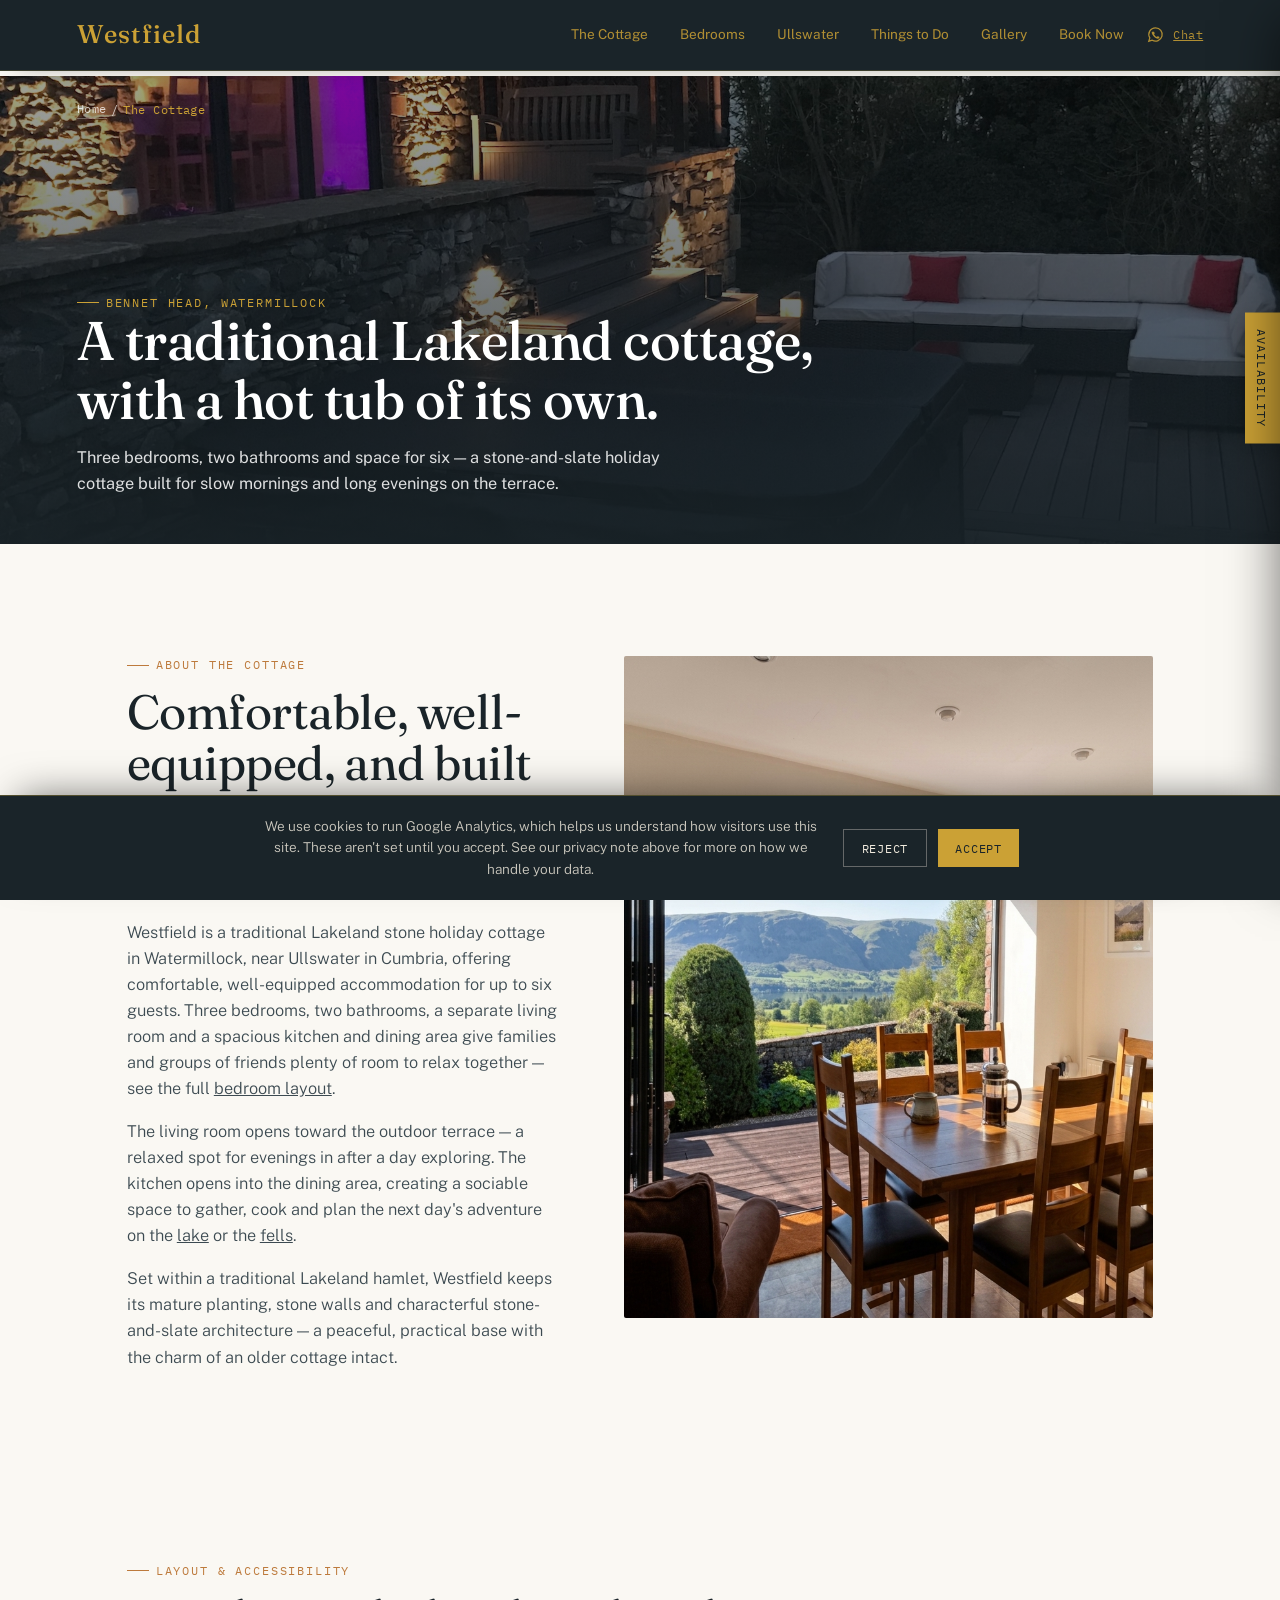
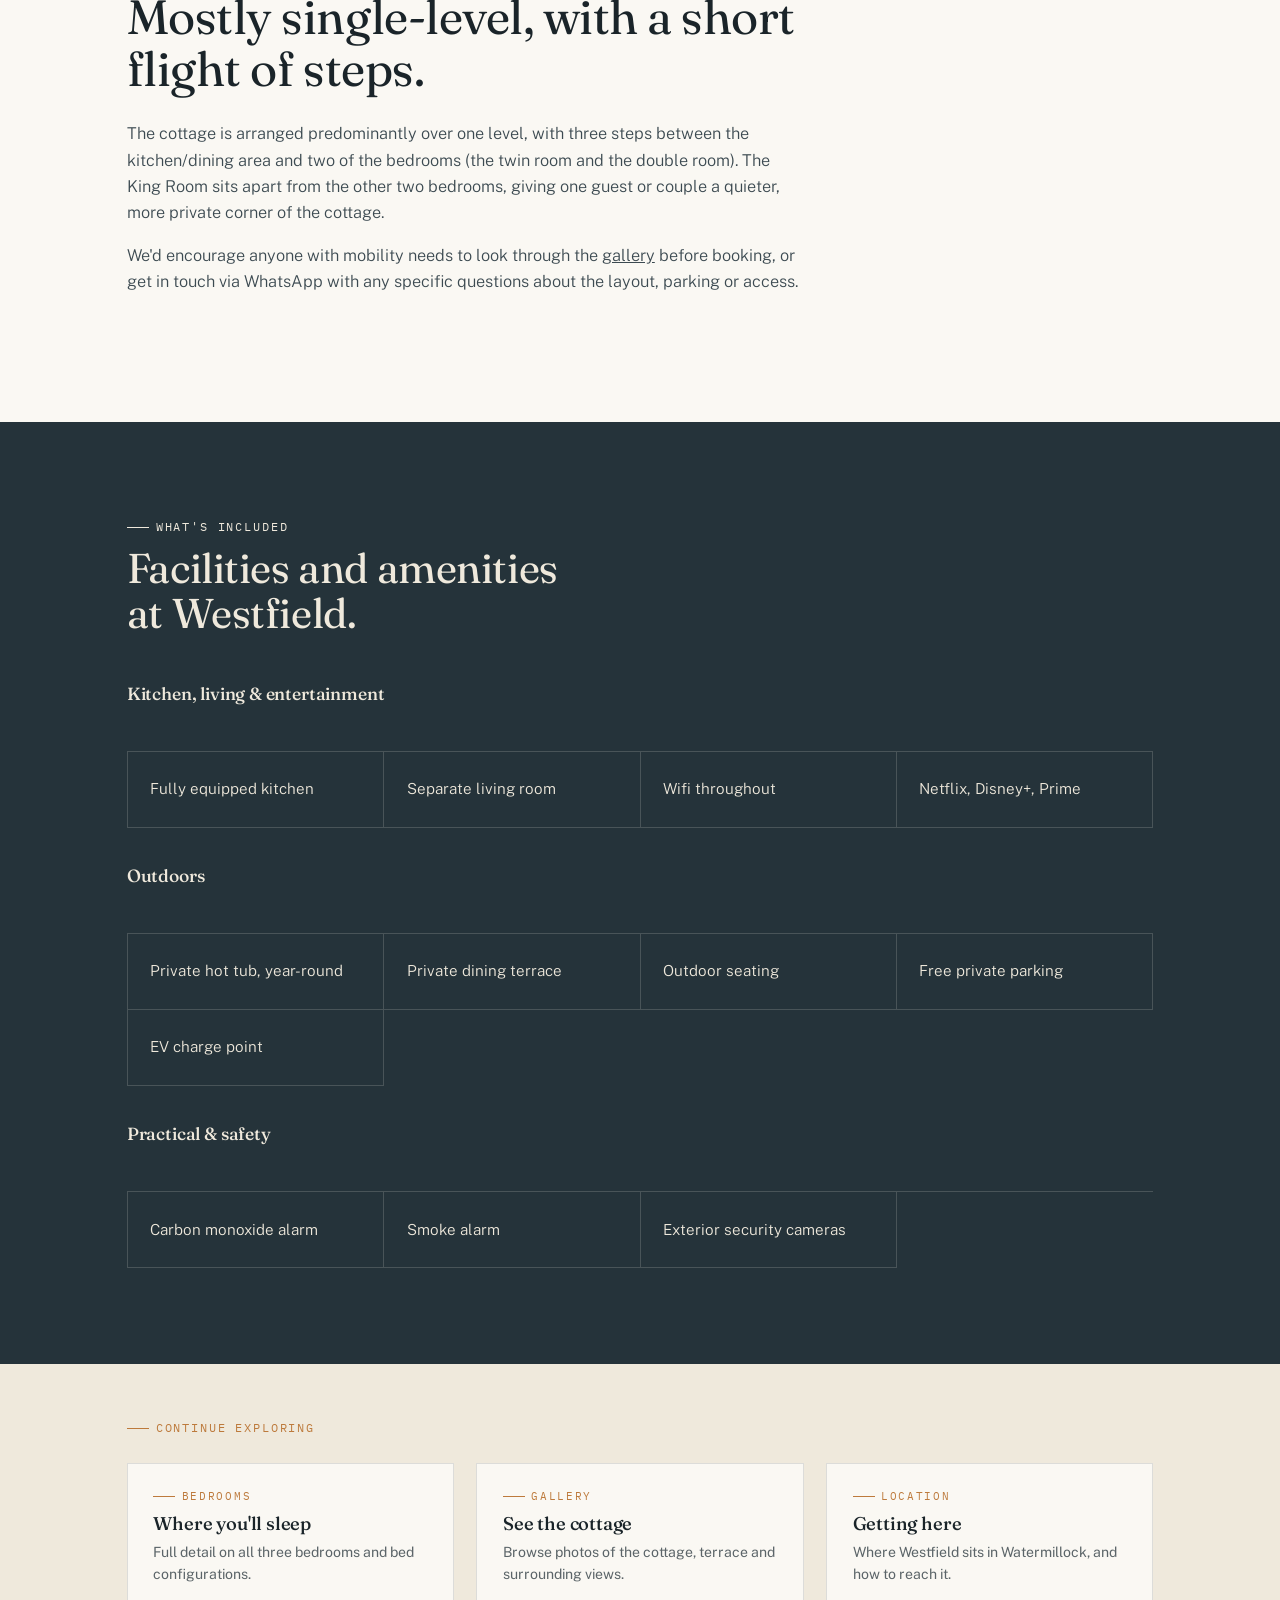
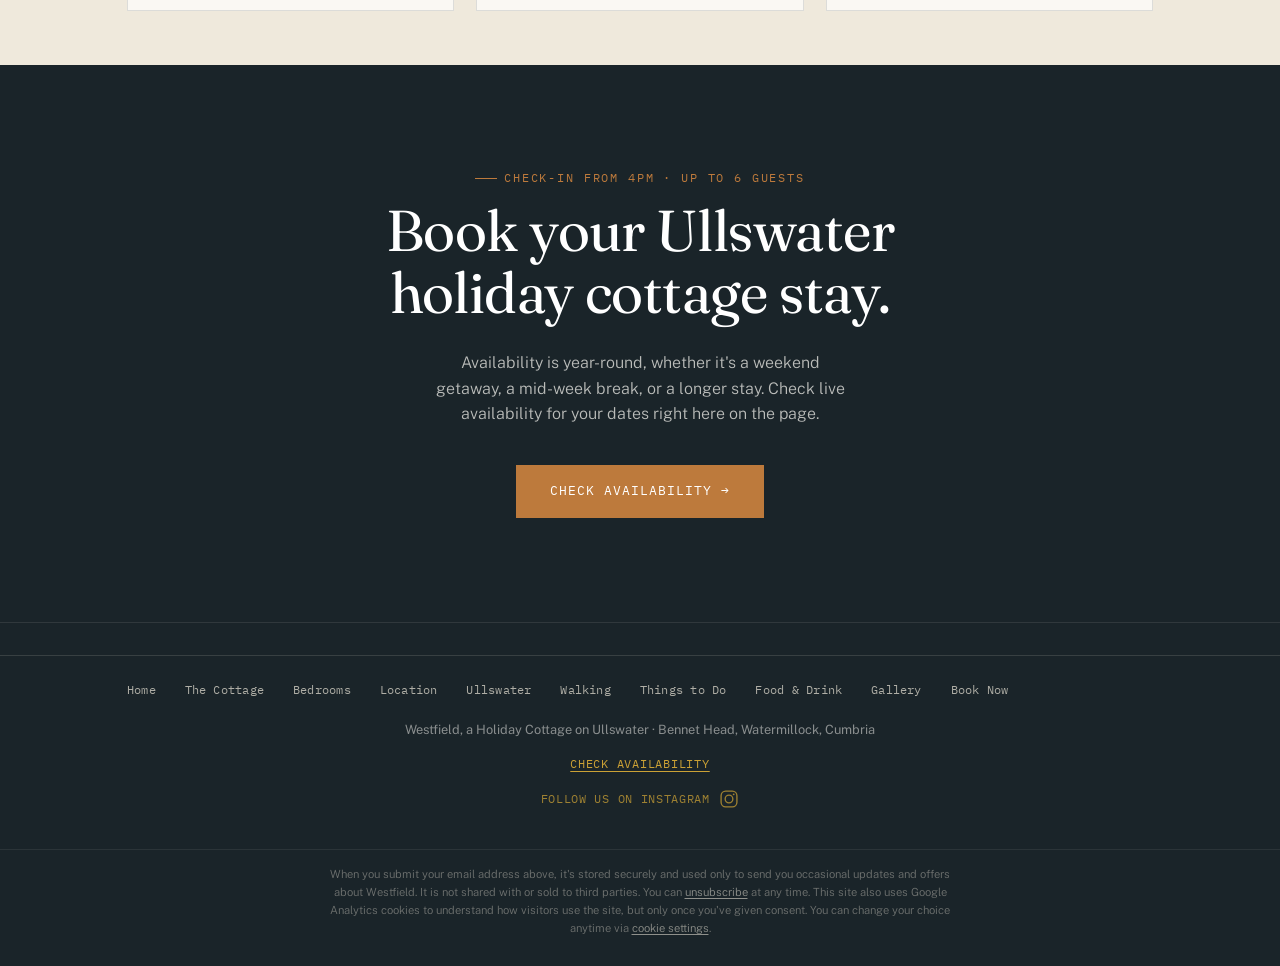
<file: cottage.html>
<!DOCTYPE html>
<html lang="en-GB">
<head>
<meta charset="UTF-8">
<meta name="viewport" content="width=device-width, initial-scale=1.0">
<meta name="theme-color" content="#1a2429">
<title>The Cottage · Westfield, a Lakeland Holiday Cottage in Watermillock</title>
<meta name="description" content="Inside Westfield: a traditional Lakeland stone cottage in Watermillock, Cumbria, with a private hot tub, three bedrooms, two bathrooms and space for six guests near Ullswater.">
<meta name="robots" content="index, follow">
<link rel="canonical" href="https://www.staywestfield.uk/cottage.html">
<meta property="og:title" content="The Cottage · Westfield, a Holiday Cottage on Ullswater">
<meta property="og:description" content="A traditional Lakeland stone cottage in Watermillock with a private hot tub, three bedrooms and space for six guests.">
<meta property="og:type" content="website">
<meta property="og:url" content="https://www.staywestfield.uk/cottage.html">
<meta property="og:image" content="https://www.staywestfield.uk/images/hot_tub_deck.jpg">
<meta property="og:locale" content="en_GB">
<meta name="twitter:card" content="summary_large_image">
<link rel="icon" href="images/logo.png">
<link rel="preconnect" href="https://fonts.googleapis.com">
<link rel="preconnect" href="https://fonts.gstatic.com" crossorigin>
<link href="https://fonts.googleapis.com/css2?family=Fraunces:opsz,wght@9..144,300;9..144,400;9..144,500;9..144,600&family=Public+Sans:wght@300;400;500;600&family=IBM+Plex+Mono:wght@400;500&display=swap" rel="stylesheet">
<style>
  :root{
    --slate:#25333a;
    --slate-deep:#1a2429;
    --lake:#4e7a8c;
    --moss:#5f6f47;
    --stone:#efe9dc;
    --amber:#bd7a3c;
    --gold:#cba135;
    --off-white:#faf8f3;
    --line: rgba(37,51,58,0.14);
    --max: 1180px;
  }
  *{box-sizing:border-box; margin:0; padding:0;}
  html, body{max-width:100%; overflow-x:hidden;}
  html{scroll-behavior:smooth;}
  body{
    background:var(--off-white);
    color:var(--slate-deep);
    font-family:'Public Sans', sans-serif;
    font-weight:400;
    line-height:1.6;
    -webkit-font-smoothing:antialiased;
  }
  @media (prefers-reduced-motion: reduce){
    html{scroll-behavior:auto;}
    *{animation-duration:0.01ms !important; animation-iteration-count:1 !important; transition-duration:0.01ms !important;}
  }
  a{color:inherit;}
  img{display:block; width:100%; height:100%; object-fit:cover;}
  h1,h2,h3{font-family:'Fraunces', serif; font-weight:500; letter-spacing:-0.01em; line-height:1.08;}
  .eyebrow{
    font-family:'IBM Plex Mono', monospace;
    font-size:0.72rem;
    letter-spacing:0.16em;
    text-transform:uppercase;
    color:var(--amber);
    display:flex;
    align-items:center;
    gap:0.6em;
  }
  .eyebrow::before{content:""; width:22px; height:1px; background:var(--amber); display:inline-block;}
  .wrap{max-width:var(--max); margin:0 auto; padding:0 6vw;}

  .contours{position:absolute; inset:0; pointer-events:none; opacity:0.5;}
  .contours svg{width:100%; height:100%;}

  header{
    position:fixed; top:0; left:0; right:0; z-index:50;
    display:flex; justify-content:space-between; align-items:center;
    padding:1.2rem 6vw;
    background:var(--slate-deep);
    border-bottom:1px solid rgba(212,175,55,0.18);
    box-shadow:0 8px 24px -18px rgba(0,0,0,0.6);
  }
  header .mark{
    font-family:'Fraunces', serif; font-weight:500; font-size:1.6rem; letter-spacing:0.04em;
    color:var(--gold);
    line-height:1;
    text-decoration:none;
  }
  header nav{display:flex; gap:2rem; font-size:0.85rem; flex-wrap:nowrap; white-space:nowrap;}
  header nav a{color:var(--gold); text-decoration:none; opacity:0.85; transition:opacity .2s; padding:0.3rem 0;}
  header nav a:hover{opacity:1;}
  header nav a:focus-visible, a:focus-visible, button:focus-visible{
    outline:2px solid var(--gold); outline-offset:3px;
  }
  @media (max-width:1000px) and (min-width:861px){ header nav{gap:1.2rem; font-size:0.78rem;} }
  @media (max-width:860px){ header nav{display:none;} }
  .menu-trigger{
    display:none; background:none; border:none; cursor:pointer;
    color:var(--gold); font-family:'IBM Plex Mono', monospace;
    font-size:0.8rem; letter-spacing:0.08em; text-transform:uppercase;
    padding:0.5rem 0.2rem;
  }
  @media (max-width:860px){ .menu-trigger{display:inline-block;} }

  .mobile-menu{
    position:fixed; inset:0; z-index:95;
    background:var(--slate-deep);
    display:none;
    flex-direction:column;
    padding:1.2rem 6vw 2rem;
  }
  .mobile-menu.is-open{display:flex;}
  .mobile-menu-top{display:flex; justify-content:space-between; align-items:center; margin-bottom:2.5rem;}
  .mobile-menu-close{
    background:none; border:none; cursor:pointer; color:var(--gold);
    font-size:2rem; line-height:1; padding:0.3rem;
  }
  .mobile-menu nav{display:flex; flex-direction:column; gap:0.4rem;}
  .mobile-menu nav a{
    color:var(--stone); text-decoration:none;
    font-family:'Fraunces', serif; font-size:1.7rem; font-weight:400;
    padding:0.7rem 0; border-bottom:1px solid rgba(239,233,220,0.1);
  }
  .mobile-menu-footer{
    margin-top:auto; display:flex; flex-direction:column; gap:1rem;
    padding-top:2rem;
  }
  .mobile-menu-footer a{
    color:var(--gold); text-decoration:none;
    font-family:'IBM Plex Mono', monospace; font-size:0.85rem; letter-spacing:0.04em;
  }
  .header-right{display:flex; align-items:center; gap:1.4rem;}
  .header-whatsapp{
    display:inline-flex; align-items:center; justify-content:center; gap:0.5rem;
    color:var(--gold); opacity:0.85; transition:opacity .2s ease;
  }
  .header-whatsapp:hover{opacity:1;}
  .header-whatsapp-label{
    font-family:'IBM Plex Mono', monospace; font-size:0.78rem;
    letter-spacing:0.04em;
  }

  .hero{
    position:relative;
    height:100svh;
    min-height:560px;
    overflow:hidden;
    color:#fff;
    display:flex;
    align-items:flex-end;
  }
  .hero-media{position:absolute; inset:0; z-index:0; overflow:hidden; background:#efeee9;}
  .hero-img{
    position:absolute; inset:0; width:100%; height:100%;
    object-fit:cover;
    filter:saturate(0.95) brightness(0.8);
    transform:scale(1);
    opacity:0;
    transition:opacity 3.8s ease;
  }
  .hero-img-a{opacity:1; z-index:1; transform:scale(1);}
  .hero-img-a.is-fading{opacity:0;}
  .hero-img-b{z-index:2;}
  .hero-img-b.is-visible{opacity:1;}
  .hero-img.is-zooming{animation:heroZoom 7.5s ease-out forwards;}
  .hero-img-a.is-zooming{animation:heroZoomLogo 2.2s ease-out forwards;}
  @keyframes heroZoom{ from{transform:scale(1);} to{transform:scale(1.3);} }
  @keyframes heroZoomLogo{ from{transform:scale(1);} to{transform:scale(1.15);} }
  .hero-scrim{
    position:absolute; inset:0; z-index:3;
    background:var(--slate-deep);
    opacity:0;
    pointer-events:none;
    transition:opacity .05s linear;
  }
  .hero::after{
    content:"";
    position:absolute; inset:0; z-index:3;
    background:linear-gradient(180deg, rgba(26,36,41,0.15) 0%, rgba(26,36,41,0.05) 35%, rgba(26,36,41,0.85) 100%);
  }
  .hero-content{
    position:relative; z-index:4; padding:0 6vw 4.5rem; width:100%;
    opacity:0; transform:translateY(48px);
    transition:opacity 2.2s ease, transform 2.2s ease;
  }
  .hero-content.is-visible{opacity:1; transform:translateY(0);}
  .hero-content .eyebrow{color:var(--stone); margin-bottom:1.1rem;}
  .hero-content .eyebrow::before{background:var(--stone);}
  .hero h1{
    font-size:clamp(2.6rem, 6.5vw, 5.2rem);
    max-width:16ch;
    font-weight:400;
  }
  .hero h1 em{font-style:italic; color:var(--stone); font-weight:300;}
  .hero-sub{
    max-width:44ch; margin-top:1.2rem; font-size:1.05rem; color:rgba(255,255,255,0.82);
    font-weight:300;
  }
  .hero-facts{
    display:flex; gap:2.2rem; margin-top:2.4rem; flex-wrap:wrap;
    font-family:'IBM Plex Mono', monospace; font-size:0.78rem; letter-spacing:0.05em;
    text-transform:uppercase; color:var(--stone);
  }
  .hero-facts span strong{display:block; font-family:'Fraunces', serif; font-size:1.5rem; color:#fff; letter-spacing:0; text-transform:none; font-weight:400;}

  .scroll-cue{
    position:absolute; bottom:1.6rem; right:6vw; z-index:4;
    writing-mode:vertical-rl; color:rgba(255,255,255,0.6);
    font-family:'IBM Plex Mono', monospace; font-size:0.7rem; letter-spacing:0.14em;
    display:flex; align-items:center; gap:0.6rem;
  }
  .scroll-cue::after{content:""; width:1px; height:40px; background:rgba(255,255,255,0.4);}

  .highlights{
    background:var(--slate-deep); color:var(--stone);
    padding:3.6rem 0; position:relative; overflow:hidden;
  }
  .highlights .wrap{
    display:grid; grid-template-columns:repeat(3,1fr); gap:2.5rem;
    position:relative; z-index:1;
  }
  @media (max-width:820px){ .highlights .wrap{grid-template-columns:1fr;} }
  .h-item{border-left:1px solid rgba(239,233,220,0.25); padding-left:1.4rem;}
  .h-item h3{font-size:1.25rem; color:#fff; margin-bottom:0.5rem; font-weight:400;}
  .h-item p{font-size:0.92rem; color:rgba(239,233,220,0.72); font-weight:300;}

  .about{padding:7rem 0 5rem; position:relative;}
  .about .grid{display:grid; grid-template-columns:0.9fr 1.1fr; gap:5vw; align-items:start;}
  @media (max-width:900px){ .about .grid{grid-template-columns:1fr; gap:2.5rem;} }
  .about h2{font-size:clamp(2rem,4vw,3rem); font-weight:400; margin:0.7rem 0 1.6rem;}
  .about p{color:#3c4a51; max-width:60ch; margin-bottom:1.1rem; font-weight:300; font-size:1.02rem;}
  .about-figure{position:relative; aspect-ratio:4/5; overflow:hidden; border-radius:2px;}
  .about-figure .contours{opacity:0.9; mix-blend-mode:soft-light;}

  .divider{position:relative; height:120px; overflow:hidden; background:var(--stone);}

  .rooms{background:var(--stone); padding:5rem 0 6rem;}
  .rooms-head{display:flex; justify-content:space-between; align-items:flex-end; gap:2rem; margin-bottom:3rem; flex-wrap:wrap;}
  .rooms-head h2{font-size:clamp(1.9rem,3.4vw,2.6rem); font-weight:400;}
  .room-grid{display:grid; grid-template-columns:repeat(3, 1fr); gap:1.4rem;}
  @media (max-width:860px){ .room-grid{grid-template-columns:1fr;} }
  .room-card{
    background:var(--off-white); border:1px solid var(--line); padding:1.9rem 1.7rem;
    display:flex; flex-direction:column; gap:0.7rem;
    transition:transform .35s ease, box-shadow .35s ease;
  }
  .room-card:hover{transform:translateY(-4px); box-shadow:0 18px 34px -22px rgba(26,36,41,0.35);}
  .room-num{font-family:'IBM Plex Mono', monospace; font-size:0.75rem; color:var(--amber); letter-spacing:0.08em;}
  .room-card h3{font-size:1.3rem; font-weight:400;}
  .room-card p{font-size:0.9rem; color:#57646b; font-weight:300;}

  .gallery{padding:5.5rem 0; background:var(--off-white);}
  .gallery-head{margin-bottom:2.4rem;}
  .gallery-title-line{display:flex; align-items:center; gap:0.9rem;}
  .gallery-head h2{font-size:clamp(1.9rem,3.4vw,2.6rem); font-weight:400; margin-top:0.6rem;}
  .g-grid{
    display:grid;
    grid-template-columns:repeat(6, 1fr);
    grid-auto-rows:14vw;
    gap:0.6rem;
  }
  @media (max-width:820px){ .g-grid{grid-template-columns:repeat(2,1fr); grid-auto-rows:38vw;} }
  .g-item{overflow:hidden; position:relative;}
  .g-item img{transition:transform .6s ease;}
  .g-item:hover img{transform:scale(1.06);}
  .g-item.a{grid-column:span 4; grid-row:span 2;}
  .g-item.b{grid-column:span 2; grid-row:span 1;}
  .g-item.c{grid-column:span 2; grid-row:span 1;}
  .g-item.d{grid-column:span 3; grid-row:span 1;}
  .g-item.d img{object-fit:contain; background:var(--slate-deep);}
  .g-item.e{grid-column:span 3; grid-row:span 1;}
  @media (max-width:820px){ .g-item.a,.g-item.b,.g-item.c,.g-item.d,.g-item.e{grid-column:span 1; grid-row:span 1;} }

  .amenities{background:var(--slate); color:var(--stone); padding:6rem 0;}
  .amenities .wrap > .eyebrow{color:var(--stone);}
  .amenities .wrap > .eyebrow::before{background:var(--stone);}
  .amenities h2{font-size:clamp(1.9rem,3.4vw,2.6rem); font-weight:400; margin:0.6rem 0 3rem; max-width:16ch;}
  .amen-grid{
    display:grid; grid-template-columns:repeat(4,1fr); gap:0;
    border-top:1px solid rgba(239,233,220,0.18);
    border-left:1px solid rgba(239,233,220,0.18);
  }
  @media (max-width:820px){ .amen-grid{grid-template-columns:repeat(2,1fr);} }
  .amen-item{
    padding:1.4rem 1.4rem 1.4rem 0;
    border-bottom:1px solid rgba(239,233,220,0.18);
    border-right:1px solid rgba(239,233,220,0.18);
    padding-left:1.4rem;
    font-size:0.95rem; font-weight:300;
    display:flex; align-items:center; min-height:76px;
  }

  .setting{padding:6.5rem 0; position:relative; overflow:hidden;}
  .setting .grid{display:grid; grid-template-columns:1fr 1fr; gap:4vw; align-items:center;}
  @media (max-width:900px){ .setting .grid{grid-template-columns:1fr;} }
  .setting h2{font-size:clamp(1.9rem,3.4vw,2.6rem); font-weight:400; margin:0.7rem 0 1.4rem;}
  .setting p{color:#3c4a51; font-weight:300; margin-bottom:1rem; max-width:52ch;}
  .setting-figure{aspect-ratio:1/1; position:relative; overflow:hidden;}

  .host{background:var(--stone); padding:5rem 0;}
  .host .card{
    display:flex; gap:2rem; align-items:center; background:var(--off-white);
    border:1px solid var(--line); padding:2.4rem; max-width:720px;
  }
  @media (max-width:600px){ .host .card{flex-direction:column; text-align:center;} }
  .host .photo{width:96px; height:96px; border-radius:50%; overflow:hidden; flex-shrink:0;}
  .host h3{font-size:1.3rem; font-weight:500; margin-bottom:0.3rem;}
  .host p{font-size:0.92rem; color:#57646b; font-weight:300;}

  .cta{
    background:var(--slate-deep); color:#fff; padding:6.5rem 0; text-align:center;
    position:relative; overflow:hidden;
  }
  .cta h2{font-size:clamp(2.2rem,5vw,3.6rem); font-weight:400; max-width:16ch; margin:0.8rem auto 1.6rem;}
  .cta p{color:rgba(250,248,243,0.72); max-width:42ch; margin:0 auto 2.4rem; font-weight:300;}
  .btn{
    display:inline-flex; align-items:center; gap:0.6rem;
    background:var(--amber); color:#fff; text-decoration:none;
    padding:1rem 2.1rem; font-family:'IBM Plex Mono', monospace;
    font-size:0.8rem; letter-spacing:0.08em; text-transform:uppercase;
    transition:background .25s ease, transform .25s ease;
  }
  .btn:hover{background:#a8672f; transform:translateY(-2px);}

  .mobile-book-bar{
    display:none;
    position:fixed; left:0; right:0; bottom:0; z-index:70;
    background:var(--slate-deep);
    border-top:1px solid rgba(212,175,55,0.25);
    padding:0.8rem 6vw;
    box-shadow:0 -10px 24px -14px rgba(0,0,0,0.5);
  }
  .mobile-book-bar a{
    display:block; text-align:center;
    background:var(--amber); color:#fff; text-decoration:none;
    padding:0.85rem 1rem; font-family:'IBM Plex Mono', monospace;
    font-size:0.78rem; letter-spacing:0.06em; text-transform:uppercase;
  }
  @media (max-width:640px){
    .mobile-book-bar{display:block;}
    body{padding-bottom:4.2rem;}
  }

  footer{
    background:var(--slate-deep); color:rgba(250,248,243,0.5);
    padding:2rem 0 2.5rem; font-size:0.8rem; text-align:center;
    border-top:1px solid rgba(239,233,220,0.1);
  }
  footer a{text-decoration:underline; text-underline-offset:3px;}
  .footer-inner{
    display:flex; flex-direction:column; align-items:center; justify-content:center; gap:0.9rem;
    flex-wrap:wrap;
  }
  .footer-check-availability{
    color:var(--gold); text-decoration:underline; text-underline-offset:3px;
    font-family:'IBM Plex Mono', monospace; font-size:0.78rem;
    letter-spacing:0.06em; text-transform:uppercase;
  }
  .footer-social{
    color:var(--gold); opacity:0.75; text-decoration:none;
    display:inline-flex; align-items:center; justify-content:center; gap:0.6rem;
    transition:opacity .2s ease;
  }
  .footer-social:hover{opacity:1;}
  .footer-social-label{
    font-family:'IBM Plex Mono', monospace; font-size:0.72rem;
    letter-spacing:0.06em; text-transform:uppercase;
  }

  .privacy-note{
    background:var(--slate-deep);
    border-top:1px solid rgba(239,233,220,0.08);
    padding:1rem 6vw 1.8rem;
    text-align:center;
  }
  .privacy-note p{
    max-width:640px; margin:0 auto;
    font-size:0.7rem; line-height:1.6;
    color:rgba(239,233,220,0.4);
    font-weight:300;
  }
  .privacy-note a{color:rgba(239,233,220,0.55); text-decoration:underline; text-underline-offset:2px;}
  .privacy-note button.privacy-unsub-trigger{
    background:none; border:none; padding:0; margin:0; cursor:pointer;
    font:inherit; color:rgba(239,233,220,0.55);
    text-decoration:underline; text-underline-offset:2px;
  }
  .privacy-note .cookie-settings-trigger{
    background:none; border:none; padding:0; margin:0; cursor:pointer;
    font:inherit; color:rgba(239,233,220,0.55);
    text-decoration:underline; text-underline-offset:2px;
  }

  .cookie-banner{
    position:fixed; left:0; right:0; bottom:0; z-index:100;
    background:var(--slate-deep); color:var(--stone);
    border-top:1px solid rgba(212,175,55,0.3);
    box-shadow:0 -16px 40px -20px rgba(0,0,0,0.6);
    padding:1.2rem 6vw;
    display:none;
    align-items:center; justify-content:center; gap:1.4rem;
    flex-wrap:wrap; text-align:center;
  }
  .cookie-banner.is-visible{display:flex;}
  .cookie-banner p{
    font-size:0.85rem; font-weight:300; max-width:560px;
    color:rgba(239,233,220,0.85); margin:0;
  }
  .cookie-banner a{color:var(--gold); text-decoration:underline; text-underline-offset:2px;}
  .cookie-banner-actions{display:flex; gap:0.7rem; flex-wrap:wrap; justify-content:center;}
  .cookie-banner-actions button{
    border:none; cursor:pointer; font-family:'IBM Plex Mono', monospace;
    font-size:0.75rem; letter-spacing:0.06em; text-transform:uppercase;
    padding:0.65rem 1.1rem; transition:background .2s ease, opacity .2s ease;
  }
  .cookie-accept{background:var(--gold); color:var(--slate-deep);}
  .cookie-accept:hover{background:#e0b64a;}
  .cookie-reject{background:transparent; color:var(--stone); border:1px solid rgba(239,233,220,0.35) !important;}
  .cookie-reject:hover{opacity:0.8;}

  .modal-overlay{
    position:fixed; inset:0; z-index:90;
    background:rgba(20,26,29,0.7);
    display:none; align-items:center; justify-content:center;
    padding:1.5rem;
  }
  .modal-overlay.is-open{display:flex;}
  .modal-box{
    position:relative; width:min(360px, 100%);
    background:var(--slate-deep); color:var(--stone);
    border:1px solid rgba(212,175,55,0.25);
    box-shadow:0 25px 60px -20px rgba(0,0,0,0.6);
    padding:1.9rem 1.7rem 1.7rem;
  }
  .modal-close{
    position:absolute; top:0.7rem; right:0.8rem;
    background:none; border:none; cursor:pointer;
    color:var(--stone); opacity:0.7;
    font-size:1.3rem; line-height:1; padding:0.3rem;
    transition:opacity .2s ease;
  }
  .modal-close:hover{opacity:1;}
  .modal-box h3{font-size:1.1rem; font-weight:500; margin-bottom:0.5rem; color:#fff;}
  .modal-box p{font-size:0.85rem; color:rgba(239,233,220,0.75); font-weight:300; margin-bottom:1.1rem;}
  .modal-form{display:flex; flex-direction:column; gap:0.7rem;}
  .modal-form input[type="email"]{
    width:100%; padding:0.7rem 0.9rem;
    background:var(--off-white); border:1px solid rgba(212,175,55,0.3);
    color:var(--slate-deep); font-family:'Public Sans', sans-serif; font-size:0.9rem;
  }
  .modal-form input[type="email"]:focus-visible{outline:2px solid var(--gold); outline-offset:2px;}
  .modal-form button[type="submit"]{
    background:var(--gold); color:var(--slate-deep); border:none; cursor:pointer;
    padding:0.7rem 1rem; font-family:'IBM Plex Mono', monospace; font-size:0.75rem;
    letter-spacing:0.06em; text-transform:uppercase; transition:background .2s ease;
  }
  .modal-form button[type="submit"]:hover{background:#e0b64a;}
  .modal-success{font-size:0.9rem; color:var(--gold); font-weight:400; display:none;}
  .modal-box.is-submitted .modal-form{display:none;}
  .modal-box.is-submitted .modal-success{display:block;}

  .newsletter-box{
    position:fixed; right:1.5rem; bottom:5.7rem; z-index:80;
    width:min(320px, calc(100vw - 3rem));
    background:var(--slate-deep); color:var(--stone);
    border:1px solid rgba(212,175,55,0.25);
    box-shadow:0 20px 45px -20px rgba(0,0,0,0.55);
    padding:1.6rem 1.6rem 1.5rem;
    opacity:0; transform:translateY(16px) scale(0.98);
    pointer-events:none;
    transition:opacity .4s ease, transform .4s ease;
  }
  .newsletter-box.is-visible{opacity:1; transform:translateY(0) scale(1); pointer-events:auto;}
  .newsletter-close{
    position:absolute; top:0.7rem; right:0.8rem;
    background:none; border:none; cursor:pointer;
    color:var(--stone); opacity:0.7;
    font-size:1.3rem; line-height:1; padding:0.3rem;
    transition:opacity .2s ease;
  }
  .newsletter-close:hover{opacity:1;}
  .newsletter-box .eyebrow{color:var(--gold); margin-bottom:0.6rem;}
  .newsletter-box .eyebrow::before{background:var(--gold);}
  .newsletter-box h3{font-size:1.15rem; font-weight:500; margin-bottom:0.5rem; color:#fff;}
  .newsletter-box p{font-size:0.85rem; color:rgba(239,233,220,0.75); font-weight:300; margin-bottom:1.1rem;}
  .newsletter-form{display:flex; flex-direction:column; gap:0.7rem;}
  .newsletter-form input[type="email"]{
    width:100%; padding:0.7rem 0.9rem;
    background:var(--off-white); border:1px solid rgba(212,175,55,0.3);
    color:var(--slate-deep); font-family:'Public Sans', sans-serif; font-size:0.9rem;
  }
  .newsletter-form input[type="email"]:focus-visible{outline:2px solid var(--gold); outline-offset:2px;}
  .newsletter-form button{
    background:var(--gold); color:var(--slate-deep); border:none; cursor:pointer;
    padding:0.7rem 1rem; font-family:'IBM Plex Mono', monospace; font-size:0.75rem;
    letter-spacing:0.06em; text-transform:uppercase; transition:background .2s ease;
  }
  .newsletter-form button:hover{background:#e0b64a;}
  .newsletter-success{font-size:0.9rem; color:var(--gold); font-weight:400; display:none;}
  .newsletter-box.is-submitted .newsletter-form{display:none;}
  .newsletter-box.is-submitted .newsletter-success{display:block;}
  @media (max-width:600px){ .newsletter-box{right:1rem; bottom:5.2rem; left:1rem; width:auto;} }

  .chat-bubble{
    position:fixed; right:1.5rem; bottom:1.5rem; z-index:78;
    display:flex; align-items:center; gap:0.7rem;
    text-decoration:none;
    opacity:0; transform:translateY(16px) scale(0.95);
    pointer-events:none;
    transition:opacity .4s ease, transform .4s ease;
  }
  .chat-bubble.is-visible{opacity:1; transform:translateY(0) scale(1); pointer-events:auto;}

  .availability-tab{
    position:fixed; top:42%; right:0; z-index:82;
    transform:translateY(-50%);
    background:var(--gold); color:var(--slate-deep);
    border:none; cursor:pointer;
    padding:1rem 0.6rem;
    font-family:'IBM Plex Mono', monospace; font-size:0.78rem;
    letter-spacing:0.1em; text-transform:uppercase;
    writing-mode:vertical-rl; text-orientation:mixed;
    box-shadow:-6px 0 18px -8px rgba(0,0,0,0.4);
    transition:background .2s ease;
  }
  .availability-tab:hover{background:#e0b64a;}

  .availability-backdrop{
    position:fixed; inset:0; z-index:83;
    background:rgba(20,26,29,0.55);
    opacity:0; pointer-events:none;
    transition:opacity .3s ease;
  }
  .availability-backdrop.is-open{opacity:1; pointer-events:auto;}

  .availability-panel{
    position:fixed; top:0; right:0; bottom:0; z-index:84;
    width:min(440px, 92vw);
    background:var(--off-white);
    box-shadow:-20px 0 50px -20px rgba(0,0,0,0.55);
    transform:translateX(100%);
    transition:transform .4s ease;
    display:flex; flex-direction:column;
    overflow-y:auto;
  }
  .availability-panel.is-open{transform:translateX(0);}
  .availability-panel-header{
    display:flex; justify-content:space-between; align-items:center;
    padding:1.2rem 1.4rem;
    background:var(--slate-deep); color:#fff;
    position:sticky; top:0; z-index:1;
  }
  .availability-panel-header h3{
    font-family:'Fraunces', serif; font-size:1.15rem; font-weight:500; color:var(--gold);
  }
  .availability-panel-close{
    background:none; border:none; cursor:pointer; color:var(--stone);
    font-size:1.6rem; line-height:1; padding:0.2rem 0.5rem;
  }
  .availability-panel-body{padding:1.3rem 1.4rem 2rem;}
  @media (max-width:600px){
    .availability-tab{padding:0.85rem 0.5rem; font-size:0.72rem;}
  }
  .chat-greeting{
    background:var(--slate-deep); color:var(--stone);
    border:1px solid rgba(212,175,55,0.3);
    padding:0.65rem 0.9rem;
    font-size:0.78rem; line-height:1.4; font-weight:300;
    max-width:190px;
    box-shadow:0 14px 30px -14px rgba(0,0,0,0.55);
  }
  .chat-avatar-wrap{position:relative; width:60px; height:60px; flex-shrink:0;}
  .chat-bubble-avatar{
    position:absolute; inset:0; border-radius:50%; overflow:hidden;
    border:2px solid var(--gold);
    background:var(--slate-deep);
  }
  .chat-bubble-avatar img{width:100%; height:100%; object-fit:cover;}
  .chat-bubble-badge{
    position:absolute; bottom:-3px; right:-3px;
    width:24px; height:24px; border-radius:50%;
    background:var(--gold); color:var(--slate-deep);
    display:flex; align-items:center; justify-content:center;
    border:2px solid var(--slate-deep);
  }
  @media (max-width:600px){
    .chat-bubble{right:1rem; bottom:1rem;}
    .chat-greeting{max-width:150px; font-size:0.72rem; padding:0.55rem 0.75rem;}
  }
  @media (max-width:640px){
    .chat-bubble{bottom:4.6rem;}
    .newsletter-box{bottom:8.8rem;}
  }

  .reveal{opacity:0; transform:translateY(18px); transition:opacity .8s ease, transform .8s ease;}
  .reveal.in{opacity:1; transform:translateY(0);}

  /* ============================================================
     RESPONSIVE MOBILE LAYOUT
     Optimised for phones from 320px through 760px.
     ============================================================ */
  @media (max-width:760px){
    html{font-size:100%;}
    body{
      background:#e6dfcd;
      overflow-x:hidden;
      padding-bottom:4.8rem;
    }

    header{
      padding:0.85rem 5vw;
      min-height:58px;
    }
    header .mark{font-size:1.35rem;}
    .header-right{gap:0.9rem;}
    .header-whatsapp{gap:0;}
    .header-whatsapp-label{display:none;}
    .header-whatsapp svg{width:21px;height:21px;}
    .menu-trigger{font-size:0.72rem;padding:0.55rem 0.1rem;}

    .mobile-menu{
      padding:1rem 7vw 1.5rem;
      overflow-y:auto;
    }
    .mobile-menu-top{margin-bottom:1.4rem;}
    .mobile-menu nav{gap:0;}
    .mobile-menu nav a{
      font-size:1.45rem;
      padding:0.62rem 0;
    }
    .mobile-menu-footer{gap:0.8rem;padding-top:1.5rem;}
    .mobile-menu-footer a{font-size:0.75rem;}

    .hero{
      height:82svh;
      min-height:560px;
      max-height:760px;
    }
    .hero-content{
      padding:0 7vw 3.2rem;
    }
    .hero-content .eyebrow{
      font-size:0.62rem;
      letter-spacing:0.12em;
      margin-bottom:0.8rem;
    }
    .hero-content .eyebrow::before{width:16px;}
    .hero h1{
      font-size:clamp(2.25rem,10.5vw,3.55rem);
      line-height:1.03;
      max-width:14ch;
    }
    .hero-sub{
      margin-top:1rem;
      font-size:0.92rem;
      line-height:1.5;
      max-width:42ch;
    }
    .hero-facts{
      gap:1rem 1.25rem;
      margin-top:1.6rem;
      font-size:0.63rem;
    }
    .hero-facts span{min-width:58px;}
    .hero-facts span strong{font-size:1.3rem;}
    .scroll-cue{display:none;}

    .highlights, .about, .rooms, .gallery, .amenities, .setting, .host, .cta{
      margin:0 0.65rem 0.9rem;
      border-radius:18px;
      overflow:hidden;
      box-shadow:0 14px 30px -22px rgba(26,36,41,0.45);
    }
    .highlights{margin-top:0.9rem;padding:2.4rem 0;}
    .highlights .wrap{gap:1.8rem;}
    .h-item{padding-left:1rem;}
    .h-item h3{font-size:1.12rem;}
    .h-item p{font-size:0.86rem;line-height:1.55;}

    .wrap{
      width:100%;
      max-width:none;
      padding:0 6.5vw;
    }
    .about{padding:3.2rem 0 3rem;}
    .about .grid{gap:2rem;}
    .about h2{
      font-size:clamp(1.85rem,8vw,2.35rem);
      line-height:1.08;
      margin:0.55rem 0 1.15rem;
    }
    .about p{font-size:0.94rem;line-height:1.62;margin-bottom:0.9rem;}
    .about-figure{aspect-ratio:4/3;border-radius:10px;}

    .rooms{padding:3.2rem 0 3.4rem;}
    .rooms-head{margin-bottom:1.8rem;gap:1rem;}
    .rooms-head h2{
      font-size:clamp(1.8rem,7.5vw,2.3rem);
      line-height:1.08;
    }
    .room-grid{grid-template-columns:1fr;gap:0.8rem;}
    .room-card{
      padding:1.35rem 1.25rem;
      gap:0.55rem;
      border-radius:10px;
    }
    .room-num{font-size:0.67rem;}
    .room-card h3{font-size:1.18rem;}
    .room-card p{font-size:0.86rem;line-height:1.55;}

    .gallery{padding:3.2rem 0 3.4rem;}
    .gallery-head{margin-bottom:1.5rem;}
    .gallery-title-row{display:block;}
    .gallery-title-line{gap:0.65rem;}
    .gallery-head h2{
      font-size:clamp(1.85rem,7.5vw,2.3rem);
      margin-top:0.45rem;
    }
    .g-grid{
      grid-template-columns:1fr;
      grid-auto-rows:auto;
      gap:0.65rem;
    }
    .g-item.a,.g-item.b,.g-item.c,.g-item.d,.g-item.e{
      grid-column:span 1;
      grid-row:span 1;
      aspect-ratio:4/3;
    }
    .g-item.a{aspect-ratio:16/10;}
    .g-item.d img{object-fit:cover;}

    .amenities{padding:3.4rem 0;}
    .amenities h2{
      font-size:clamp(1.8rem,7.5vw,2.3rem);
      margin:0.55rem 0 1.8rem;
      line-height:1.08;
    }
    .amen-grid{grid-template-columns:1fr;}
    .amen-item{
      min-height:58px;
      padding:0.85rem 1rem;
      font-size:0.88rem;
    }

    .setting{padding:3.4rem 0;}
    .setting .grid{gap:1.8rem;}
    .setting-figure{aspect-ratio:4/3;border-radius:10px;}
    .setting h2{
      font-size:clamp(1.8rem,7.5vw,2.3rem);
      margin:0.55rem 0 1rem;
    }
    .setting p{font-size:0.94rem;line-height:1.6;}

    .host{padding:3.2rem 0;}
    .host .card{
      padding:1.6rem 1.3rem;
      gap:1rem;
      border-radius:10px;
    }
    .host .photo{width:84px;height:84px;}
    .host h3{font-size:1.2rem;}
    .host p{font-size:0.86rem;line-height:1.55;}

    .cta{padding:3.8rem 0 4rem;}
    .cta .eyebrow{font-size:0.61rem;}
    .cta h2{
      font-size:clamp(2rem,9vw,2.8rem);
      line-height:1.05;
      margin:0.65rem auto 1.15rem;
    }
    .cta p{font-size:0.9rem;line-height:1.55;margin-bottom:1.6rem;}
    .btn{
      width:100%;
      justify-content:center;
      padding:0.95rem 1rem;
      font-size:0.72rem;
    }

    footer{padding:1.7rem 0 2rem;font-size:0.72rem;}
    .footer-inner{gap:0.8rem;}
    .footer-inner span{line-height:1.6;}
    .footer-social-label{font-size:0.66rem;}
    .privacy-note{padding:0.9rem 6vw 1.5rem;}
    .privacy-note p{font-size:0.64rem;}

    .newsletter-box{
      left:0.75rem;
      right:0.75rem;
      bottom:5.25rem;
      width:auto;
      padding:1.25rem 1.2rem 1.15rem;
    }
    .newsletter-box h3{font-size:1.05rem;}
    .newsletter-box p{font-size:0.78rem;margin-bottom:0.9rem;}
    .newsletter-form{gap:0.55rem;}

    .chat-bubble{
      right:0.8rem;
      bottom:4.9rem;
    }
    .chat-greeting{
      max-width:145px;
      font-size:0.68rem;
      padding:0.5rem 0.65rem;
    }
    .chat-avatar-wrap{width:54px;height:54px;}
    .chat-bubble-badge{width:22px;height:22px;}

    .reveal{
      transform:translateY(28px);
      transition:opacity .7s ease, transform .7s ease;
    }
    .reveal.in{transform:translateY(0);}
  }

  @media (max-width:390px){
    .hero{height:84svh;min-height:540px;}
    .hero-content{padding-left:6.5vw;padding-right:6.5vw;padding-bottom:2.7rem;}
    .hero h1{font-size:clamp(2.05rem,10.2vw,2.75rem);}
    .hero-sub{font-size:0.88rem;}
    .hero-facts{gap:0.8rem 0.9rem;font-size:0.59rem;}
    .hero-facts span{min-width:52px;}
    .hero-facts span strong{font-size:1.2rem;}
    .wrap{padding-left:6vw;padding-right:6vw;}
    .highlights, .about, .rooms, .gallery, .amenities, .setting, .host, .cta{
      margin-left:0.5rem;
      margin-right:0.5rem;
    }
    .room-card{padding:1.2rem 1.1rem;}
    .amen-item{font-size:0.84rem;}
    .chat-greeting{display:none;}
  }

  @media (min-width:761px) and (max-width:900px){
    .wrap{padding-left:5vw;padding-right:5vw;}
    header{padding-left:5vw;padding-right:5vw;}
  }

  @media (hover:none){
    .room-card:hover,
    .g-item:hover img,
    .btn:hover{transform:none;box-shadow:none;}
  }

  /* ============================================
     Added for multi-page SEO build-out (subpages)
     ============================================ */

  .subhero{
    position:relative;
    height:52vh;
    min-height:380px;
    max-height:560px;
    overflow:hidden;
    color:#fff;
    margin-top:76px;
  }
  .subhero-media{position:absolute; inset:0; z-index:0; overflow:hidden; background:#1a2429;}
  .subhero-media img{
    position:absolute; inset:0; width:100%; height:100%; object-fit:cover;
    filter:saturate(0.95) brightness(0.72);
  }
  .subhero-scrim{
    position:absolute; inset:0; z-index:1;
    background:linear-gradient(180deg, rgba(26,36,41,0.15) 0%, rgba(26,36,41,0.55) 65%, rgba(26,36,41,0.88) 100%);
  }
  .subhero-content{position:absolute; left:0; right:0; bottom:0; z-index:2; padding:0 6vw 3rem;}
  .subhero-content .eyebrow{color:var(--gold);}
  .subhero-content .eyebrow::before{background:var(--gold);}
  .subhero-content h1{font-size:clamp(2rem, 5vw, 3.4rem); color:#fff; max-width:820px;}
  .subhero-content p{font-size:1.02rem; color:rgba(255,255,255,0.86); max-width:640px; margin-top:0.9rem;}

  .breadcrumb{
    position:relative; z-index:2;
    display:flex; flex-wrap:wrap; align-items:center; gap:0.4em;
    font-family:'IBM Plex Mono', monospace; font-size:0.72rem; letter-spacing:0.04em;
    color:rgba(255,255,255,0.75);
    padding:1.5rem 6vw 0;
  }
  .breadcrumb a{color:rgba(255,255,255,0.75); text-decoration:none; border-bottom:1px solid rgba(255,255,255,0.3);}
  .breadcrumb a:hover{color:#fff; border-color:#fff;}
  .breadcrumb span[aria-current]{color:var(--gold);}

  .section-intro{max-width:760px; margin:0 auto 3rem;}
  .section-intro.left{margin:0 0 3rem;}

  .prose p{margin-bottom:1.05rem; max-width:68ch;}
  .prose p:last-child{margin-bottom:0;}

  .link-list{list-style:none; margin:1.2rem 0; padding:0;}
  .link-list li{
    padding:0.55rem 0; border-bottom:1px solid var(--line);
    display:flex; justify-content:space-between; gap:1rem; align-items:baseline;
  }
  .link-list li:first-child{border-top:1px solid var(--line);}
  .link-list a{text-decoration:underline; text-decoration-color:rgba(37,51,58,0.35); text-underline-offset:3px;}
  .link-list a:hover{text-decoration-color:currentColor;}

  .resource-grid{
    display:grid; grid-template-columns:repeat(auto-fit, minmax(240px,1fr));
    gap:1px; background:var(--line); border:1px solid var(--line); margin-top:1.5rem;
  }
  .resource-card{background:var(--off-white); padding:1.6rem 1.7rem;}
  .resource-card .r-cat{
    font-family:'IBM Plex Mono', monospace; font-size:0.68rem; letter-spacing:0.1em; text-transform:uppercase;
    color:var(--amber);
  }
  .resource-card h4{font-family:'Fraunces', serif; font-weight:500; font-size:1.15rem; margin:0.5rem 0 0.5rem;}
  .resource-card p{font-size:0.92rem; color:rgba(37,51,58,0.8); margin-bottom:0.8rem;}
  .resource-card a.ext-link{
    font-family:'IBM Plex Mono', monospace; font-size:0.76rem; letter-spacing:0.02em;
    color:var(--lake); text-decoration:none; border-bottom:1px solid rgba(78,122,140,0.4);
  }
  .resource-card a.ext-link:hover{border-color:var(--lake);}

  .faq{max-width:760px;}
  .faq details{
    border-bottom:1px solid var(--line);
    padding:1.1rem 0;
  }
  .faq details:first-child{border-top:1px solid var(--line);}
  .faq summary{
    font-family:'Fraunces', serif; font-size:1.08rem; font-weight:500;
    cursor:pointer; list-style:none; display:flex; justify-content:space-between; align-items:center; gap:1rem;
  }
  .faq summary::-webkit-details-marker{display:none;}
  .faq summary::after{
    content:"+"; font-family:'IBM Plex Mono', monospace; font-size:1.2rem; color:var(--amber);
    flex-shrink:0; transition:transform .2s ease;
  }
  .faq details[open] summary::after{content:"\2212";}
  .faq details p{margin-top:0.8rem; color:rgba(37,51,58,0.82); max-width:64ch;}

  .page-links-out{
    display:flex; flex-wrap:wrap; gap:0.9rem 1.6rem; margin-top:1.8rem;
  }
  .page-links-out a{
    font-family:'IBM Plex Mono', monospace; font-size:0.78rem; letter-spacing:0.03em;
    color:var(--slate-deep); text-decoration:none; padding-bottom:0.2rem;
    border-bottom:1px solid var(--amber);
  }
  .page-links-out a:hover{color:var(--amber);}

  .explore-more{background:var(--stone); padding:3.4rem 0;}
  .explore-more .wrap > .eyebrow{margin-bottom:1rem;}
  .explore-grid{
    display:grid; grid-template-columns:repeat(auto-fit, minmax(220px,1fr));
    gap:1.4rem; margin-top:1.6rem;
  }
  .explore-card{
    display:block; text-decoration:none; color:inherit;
    background:var(--off-white); border:1px solid var(--line); padding:1.5rem 1.6rem;
    transition:border-color .2s ease, transform .2s ease;
  }
  .explore-card:hover{border-color:var(--amber); transform:translateY(-2px);}
  .explore-card .eyebrow{font-size:0.66rem; margin-bottom:0.6rem;}
  .explore-card h3{font-size:1.15rem; margin-bottom:0.4rem;}
  .explore-card p{font-size:0.88rem; color:rgba(37,51,58,0.75);}

  .table-wrap{overflow-x:auto; margin:1.6rem 0;}
  table.simple-table{border-collapse:collapse; width:100%; min-width:480px; font-size:0.92rem;}
  table.simple-table th, table.simple-table td{
    text-align:left; padding:0.7rem 1rem; border-bottom:1px solid var(--line);
  }
  table.simple-table th{
    font-family:'IBM Plex Mono', monospace; font-size:0.7rem; letter-spacing:0.06em; text-transform:uppercase;
    color:var(--amber); font-weight:500;
  }

  .footer-sitemap{
    border-top:1px solid rgba(239,233,220,0.14);
  }
  .footer-sitemap .wrap{
    display:flex; flex-wrap:wrap; gap:0.5rem 1.8rem;
    padding:1.6rem 6vw 1.2rem;
    font-family:'IBM Plex Mono', monospace; font-size:0.74rem; letter-spacing:0.02em;
  }
  .footer-sitemap a{color:rgba(239,233,220,0.7); text-decoration:none;}
  .footer-sitemap a:hover{color:var(--gold);}

  @media (max-width:700px){
    .subhero{height:42vh; min-height:300px;}
    .breadcrumb{padding-top:1.1rem;}
  }

</style>
<script type="application/ld+json">
{
  "@context": "https://schema.org",
  "@type": "BreadcrumbList",
  "itemListElement": [
    { "@type": "ListItem", "position": 1, "name": "Home", "item": "https://www.staywestfield.uk/" },
    { "@type": "ListItem", "position": 2, "name": "The Cottage", "item": "https://www.staywestfield.uk/cottage.html" }
  ]
}
</script>
</head>
<body>

<header>
  <a href="index.html" class="mark">Westfield</a>
  <div class="header-right">
    <nav id="siteNav">
      <a href="cottage.html" aria-current="page">The Cottage</a>
      <a href="bedrooms.html">Bedrooms</a>
      <a href="ullswater.html">Ullswater</a>
      <a href="things-to-do.html">Things to Do</a>
      <a href="gallery.html">Gallery</a>
      <a href="booking.html">Book Now</a>
    </nav>
    <a href="https://wa.me/447554334030?text=Hi%20I%20would%20like%20to%20connect%20regarding%20Westfield%20On%20Ullswater" target="_blank" rel="noopener" class="header-whatsapp" aria-label="Message us on WhatsApp">
      <svg viewBox="0 0 24 24" width="19" height="19" fill="none" stroke="currentColor" stroke-width="1.6" aria-hidden="true">
        <path d="M12 3.5a8.4 8.4 0 0 0-7.2 12.7L3.5 20.5l4.4-1.3A8.4 8.4 0 1 0 12 3.5z"/>
        <path d="M8.7 8.9c.2-.5.4-.5.6-.5h.5c.2 0 .4 0 .5.4.2.5.6 1.5.6 1.6.1.1.1.3 0 .4-.1.2-.1.3-.2.4l-.4.4c-.1.1-.2.2-.1.4.2.3.7 1.1 1.5 1.8.9.8 1.6 1 1.9 1.2.2.1.3.1.4 0l.6-.7c.2-.2.3-.2.5-.1l1.4.7c.2.1.3.1.4.3 0 .1 0 .8-.3 1.2-.3.4-1.1.9-1.9.9-1 0-2.6-.4-4.2-2-1.7-1.6-2.6-3.5-2.7-3.8-.1-.3-.6-1.1-.6-1.9 0-.8.4-1.2.5-1.4z" fill="currentColor" stroke="none"/>
      </svg>
      <span class="header-whatsapp-label">Chat</span>
    </a>
    <button class="menu-trigger" id="menuTrigger" aria-expanded="false" aria-controls="mobileMenu">Menu</button>
  </div>
</header>

<div class="mobile-menu" id="mobileMenu">
  <div class="mobile-menu-top">
    <a href="index.html" class="mark">Westfield</a>
    <button class="mobile-menu-close" id="mobileMenuClose" aria-label="Close menu">&times;</button>
  </div>
  <nav>
    <a href="index.html">Home</a>
    <a href="cottage.html">The Cottage</a>
    <a href="bedrooms.html">Bedrooms</a>
    <a href="location.html">Location</a>
    <a href="ullswater.html">Ullswater</a>
    <a href="walking.html">Walking</a>
    <a href="things-to-do.html">Things to Do</a>
    <a href="food-drink.html">Food &amp; Drink</a>
    <a href="gallery.html">Gallery</a>
    <a href="booking.html">Book Now</a>
  </nav>
  <div class="mobile-menu-footer">
    <a href="https://wa.me/447554334030?text=Hi%20I%20would%20like%20to%20connect%20regarding%20Westfield%20On%20Ullswater" target="_blank" rel="noopener">Chat on WhatsApp</a>
    <a href="https://www.instagram.com/westfieldonullswater/?utm_source=ig_web_button_share_sheet" target="_blank" rel="noopener">Follow us on Instagram</a>
    <a href="#" class="open-availability">Check Availability</a>
  </div>
</div>

<section class="subhero">
  <div class="subhero-media"><img src="images/hot_tub_deck.jpg" alt="Private hot tub on the terrace at Westfield holiday cottage, Watermillock" loading="eager" fetchpriority="high" decoding="async"></div>
  <div class="subhero-scrim"></div>
  <nav class="breadcrumb" aria-label="Breadcrumb">
    <a href="index.html">Home</a><span>/</span><span aria-current="page">The Cottage</span>
  </nav>
  <div class="subhero-content">
    <div class="eyebrow">Bennet Head, Watermillock</div>
    <h1>A traditional Lakeland cottage, with a hot tub of its own.</h1>
    <p>Three bedrooms, two bathrooms and space for six — a stone-and-slate holiday cottage built for slow mornings and long evenings on the terrace.</p>
  </div>
</section>

<section class="about" id="about">
  <div class="wrap grid">
    <div class="reveal">
      <div class="eyebrow">About the cottage</div>
      <h2>Comfortable, well-equipped, and built for families and friends.</h2>
      <div class="prose">
        <p>Westfield is a traditional Lakeland stone holiday cottage in Watermillock, near Ullswater in Cumbria, offering comfortable, well-equipped accommodation for up to six guests. Three bedrooms, two bathrooms, a separate living room and a spacious kitchen and dining area give families and groups of friends plenty of room to relax together — see the full <a href="bedrooms.html">bedroom layout</a>.</p>
        <p>The living room opens toward the outdoor terrace — a relaxed spot for evenings in after a day exploring. The kitchen opens into the dining area, creating a sociable space to gather, cook and plan the next day's adventure on the <a href="ullswater.html">lake</a> or the <a href="walking.html">fells</a>.</p>
        <p>Set within a traditional Lakeland hamlet, Westfield keeps its mature planting, stone walls and characterful stone-and-slate architecture — a peaceful, practical base with the charm of an older cottage intact.</p>
      </div>
    </div>
    <div class="about-figure reveal">
      <img src="images/dining_view.jpg" alt="Kitchen and dining area at Westfield holiday cottage with Ullswater views" loading="lazy" decoding="async">
    </div>
  </div>
</section>

<section class="about">
  <div class="wrap">
    <div class="reveal section-intro left">
      <div class="eyebrow">Layout &amp; accessibility</div>
      <h2>Mostly single-level, with a short flight of steps.</h2>
      <div class="prose">
        <p>The cottage is arranged predominantly over one level, with three steps between the kitchen/dining area and two of the bedrooms (the twin room and the double room). The King Room sits apart from the other two bedrooms, giving one guest or couple a quieter, more private corner of the cottage.</p>
        <p>We'd encourage anyone with mobility needs to look through the <a href="gallery.html">gallery</a> before booking, or get in touch via WhatsApp with any specific questions about the layout, parking or access.</p>
      </div>
    </div>
  </div>
</section>

<section class="amenities" id="amenities">
  <div class="wrap">
    <div class="eyebrow reveal">What's included</div>
    <h2 class="reveal">Facilities and amenities at Westfield.</h2>
    <div class="rooms-head reveal" style="margin-top:2.4rem;">
      <div><h3 style="font-size:1.1rem;">Kitchen, living &amp; entertainment</h3></div>
    </div>
    <div class="amen-grid">
      <div class="amen-item reveal">Fully equipped kitchen</div>
      <div class="amen-item reveal">Separate living room</div>
      <div class="amen-item reveal">Wifi throughout</div>
      <div class="amen-item reveal">Netflix, Disney+, Prime</div>
    </div>
    <div class="rooms-head reveal" style="margin-top:2.4rem;">
      <div><h3 style="font-size:1.1rem;">Outdoors</h3></div>
    </div>
    <div class="amen-grid">
      <div class="amen-item reveal">Private hot tub, year-round</div>
      <div class="amen-item reveal">Private dining terrace</div>
      <div class="amen-item reveal">Outdoor seating</div>
      <div class="amen-item reveal">Free private parking</div>
      <div class="amen-item reveal">EV charge point</div>
    </div>
    <div class="rooms-head reveal" style="margin-top:2.4rem;">
      <div><h3 style="font-size:1.1rem;">Practical &amp; safety</h3></div>
    </div>
    <div class="amen-grid">
      <div class="amen-item reveal">Carbon monoxide alarm</div>
      <div class="amen-item reveal">Smoke alarm</div>
      <div class="amen-item reveal">Exterior security cameras</div>
    </div>
  </div>
</section>

<section class="explore-more">
  <div class="wrap">
    <div class="eyebrow">Continue exploring</div>
    <div class="explore-grid">
      <a class="explore-card reveal" href="bedrooms.html">
        <div class="eyebrow">Bedrooms</div>
        <h3>Where you'll sleep</h3>
        <p>Full detail on all three bedrooms and bed configurations.</p>
      </a>
      <a class="explore-card reveal" href="gallery.html">
        <div class="eyebrow">Gallery</div>
        <h3>See the cottage</h3>
        <p>Browse photos of the cottage, terrace and surrounding views.</p>
      </a>
      <a class="explore-card reveal" href="location.html">
        <div class="eyebrow">Location</div>
        <h3>Getting here</h3>
        <p>Where Westfield sits in Watermillock, and how to reach it.</p>
      </a>
    </div>
  </div>
</section>

<section class="cta" id="book">
  <div class="wrap">
    <div class="eyebrow" style="justify-content:center;">Check-in from 4pm · Up to 6 guests</div>
    <h2>Book your Ullswater holiday cottage stay.</h2>
    <p>Availability is year-round, whether it's a weekend getaway, a mid-week break, or a longer stay. Check live availability for your dates right here on the page.</p>
    <a class="btn open-availability" href="#">Check Availability →</a>
  </div>
</section>

<footer>
  <nav class="footer-sitemap" aria-label="Site pages">
    <div class="wrap">
      <a href="index.html">Home</a>
      <a href="cottage.html">The Cottage</a>
      <a href="bedrooms.html">Bedrooms</a>
      <a href="location.html">Location</a>
      <a href="ullswater.html">Ullswater</a>
      <a href="walking.html">Walking</a>
      <a href="things-to-do.html">Things to Do</a>
      <a href="food-drink.html">Food &amp; Drink</a>
      <a href="gallery.html">Gallery</a>
      <a href="booking.html">Book Now</a>
    </div>
  </nav>
  <div class="wrap footer-inner">
    <span>Westfield, a Holiday Cottage on Ullswater · Bennet Head, Watermillock, Cumbria</span>
    <a href="#" class="open-availability footer-check-availability">Check Availability</a>
    <a href="https://www.instagram.com/westfieldonullswater/?utm_source=ig_web_button_share_sheet" target="_blank" rel="noopener" class="footer-social" aria-label="Follow Westfield on Instagram">
      <span class="footer-social-label">Follow us on Instagram</span>
      <svg viewBox="0 0 24 24" width="20" height="20" fill="none" stroke="currentColor" stroke-width="1.6" aria-hidden="true">
        <rect x="2.5" y="2.5" width="19" height="19" rx="5.5"/>
        <circle cx="12" cy="12" r="4.6"/>
        <circle cx="17.6" cy="6.4" r="1.1" fill="currentColor" stroke="none"/>
      </svg>
    </a>
  </div>
</footer>

<div class="privacy-note">
  <p>When you submit your email address above, it's stored securely and used only to send you occasional updates and offers about Westfield. It is not shared with or sold to third parties. You can <button type="button" class="privacy-unsub-trigger" id="unsubTrigger">unsubscribe</button> at any time. This site also uses Google Analytics cookies to understand how visitors use the site, but only once you've given consent. You can change your choice anytime via <button type="button" class="cookie-settings-trigger" id="cookieSettingsTrigger">cookie settings</button>.</p>
</div>

<div class="cookie-banner" id="cookieBanner">
  <p>We use cookies to run Google Analytics, which helps us understand how visitors use this site. These aren't set until you accept. See our privacy note above for more on how we handle your data.</p>
  <div class="cookie-banner-actions">
    <button type="button" class="cookie-reject" id="cookieReject">Reject</button>
    <button type="button" class="cookie-accept" id="cookieAccept">Accept</button>
  </div>
</div>

<div class="modal-overlay" id="unsubOverlay">
  <div class="modal-box" id="unsubBox">
    <button class="modal-close" id="unsubClose" aria-label="Close">&times;</button>
    <h3>Unsubscribe</h3>
    <p>Enter the email address you'd like removed from Westfield updates and offers.</p>
    <form class="modal-form" id="unsubForm">
      <input type="email" name="email" placeholder="Your email address" required aria-label="Email address">
      <button type="submit">Unsubscribe</button>
    </form>
    <p class="modal-success">You've been unsubscribed.</p>
  </div>
</div>

<div class="newsletter-box" id="newsletterBox">
  <button class="newsletter-close" id="newsletterClose" aria-label="Close">&times;</button>
  <div class="eyebrow">Stay in touch</div>
  <h3>Westfield updates &amp; offers</h3>
  <p>Sign up for occasional news, availability updates and special offers for Westfield.</p>
  <form class="newsletter-form" id="newsletterForm">
    <input type="email" name="email" placeholder="Your email address" required aria-label="Email address">
    <button type="submit">Subscribe</button>
  </form>
  <p class="newsletter-success">Thanks — you're on the list.</p>
</div>

<a href="https://wa.me/447554334030?text=Hi%20I%20would%20like%20to%20connect%20regarding%20Westfield%20On%20Ullswater" target="_blank" rel="noopener" class="chat-bubble" id="chatBubble" aria-label="Chat with us on WhatsApp">
  <span class="chat-greeting">Hi, I'm your host for Westfield should you need any assistance today</span>
  <span class="chat-avatar-wrap">
    <span class="chat-bubble-avatar">
      <img src="images/selfie.jpg" alt="James, host of Westfield" loading="lazy" decoding="async">
    </span>
    <span class="chat-bubble-badge">
      <svg viewBox="0 0 24 24" width="13" height="13" fill="none" stroke="currentColor" stroke-width="1.8" aria-hidden="true">
        <path d="M12 3.5a8.4 8.4 0 0 0-7.2 12.7L3.5 20.5l4.4-1.3A8.4 8.4 0 1 0 12 3.5z"/>
        <path d="M8.7 8.9c.2-.5.4-.5.6-.5h.5c.2 0 .4 0 .5.4.2.5.6 1.5.6 1.6.1.1.1.3 0 .4-.1.2-.1.3-.2.4l-.4.4c-.1.1-.2.2-.1.4.2.3.7 1.1 1.5 1.8.9.8 1.6 1 1.9 1.2.2.1.3.1.4 0l.6-.7c.2-.2.3-.2.5-.1l1.4.7c.2.1.3.1.4.3 0 .1 0 .8-.3 1.2-.3.4-1.1.9-1.9.9-1 0-2.6-.4-4.2-2-1.7-1.6-2.6-3.5-2.7-3.8-.1-.3-.6-1.1-.6-1.9 0-.8.4-1.2.5-1.4z" fill="currentColor" stroke="none"/>
      </svg>
    </span>
  </span></a>

<div class="mobile-book-bar">
  <a href="#" class="open-availability">Check Dates</a>
</div>

<button type="button" class="availability-tab" id="availabilityTab" aria-expanded="false" aria-controls="availabilityPanel">Availability</button>
<div class="availability-backdrop" id="availabilityBackdrop"></div>
<div class="availability-panel" id="availabilityPanel">
  <div class="availability-panel-header">
    <h3>Check Availability</h3>
    <button type="button" class="availability-panel-close" id="availabilityClose" aria-label="Close availability calendar">&times;</button>
  </div>
  <div class="availability-panel-body">
    <script id="InnStyle-js" src="https://developer.innstyle.co.uk/calendar.min.js"></script>
    <script>InnStyle('staywestfield');</script>
  </div>
</div>

<script>
  // Google Analytics is only loaded after the user consents — see the
  // cookie banner below. Nothing analytics-related runs before that.
  function loadGoogleAnalytics(){
    if(window.gaLoaded) return;
    window.gaLoaded = true;
    var s = document.createElement('script');
    s.async = true;
    s.src = 'https://www.googletagmanager.com/gtag/js?id=G-RP1K0VXQ7T';
    document.head.appendChild(s);
    window.dataLayer = window.dataLayer || [];
    function gtag(){ dataLayer.push(arguments); }
    window.gtag = gtag;
    gtag('js', new Date());
    gtag('config', 'G-RP1K0VXQ7T');
  }

  const cookieBanner = document.getElementById('cookieBanner');
  const cookieAccept = document.getElementById('cookieAccept');
  const cookieReject = document.getElementById('cookieReject');
  const cookieSettingsTrigger = document.getElementById('cookieSettingsTrigger');

  function showCookieBanner(){
    if(cookieBanner) cookieBanner.classList.add('is-visible');
  }
  function hideCookieBanner(){
    if(cookieBanner) cookieBanner.classList.remove('is-visible');
  }

  const cookieChoice = localStorage.getItem('cookie_consent');
  if(cookieChoice === 'accepted'){
    loadGoogleAnalytics();
  } else if(cookieChoice !== 'rejected'){
    showCookieBanner();
  }

  if(cookieAccept){
    cookieAccept.addEventListener('click', function(){
      localStorage.setItem('cookie_consent', 'accepted');
      loadGoogleAnalytics();
      hideCookieBanner();
    });
  }
  if(cookieReject){
    cookieReject.addEventListener('click', function(){
      localStorage.setItem('cookie_consent', 'rejected');
      hideCookieBanner();
    });
  }
  if(cookieSettingsTrigger){
    cookieSettingsTrigger.addEventListener('click', function(){
      showCookieBanner();
    });
  }

  const els = document.querySelectorAll('.reveal');
  const io = new IntersectionObserver((entries)=>{
    entries.forEach(e=>{ if(e.isIntersecting){ e.target.classList.add('in'); io.unobserve(e.target); } });
  }, {threshold:0.15});
  els.forEach(el=>io.observe(el));

  const availabilityTab = document.getElementById('availabilityTab');
  const availabilityPanel = document.getElementById('availabilityPanel');
  const availabilityClose = document.getElementById('availabilityClose');
  const availabilityBackdrop = document.getElementById('availabilityBackdrop');

  function openAvailability(){
    availabilityPanel.classList.add('is-open');
    availabilityBackdrop.classList.add('is-open');
    availabilityTab.setAttribute('aria-expanded', 'true');
  }
  function closeAvailability(){
    availabilityPanel.classList.remove('is-open');
    availabilityBackdrop.classList.remove('is-open');
    availabilityTab.setAttribute('aria-expanded', 'false');
  }
  if(availabilityTab && availabilityPanel){
    availabilityTab.addEventListener('click', ()=>{
      if(availabilityPanel.classList.contains('is-open')){
        closeAvailability();
      } else {
        openAvailability();
      }
    });
  }
  if(availabilityClose){
    availabilityClose.addEventListener('click', closeAvailability);
  }
  if(availabilityBackdrop){
    availabilityBackdrop.addEventListener('click', closeAvailability);
  }
  document.querySelectorAll('.open-availability').forEach(function(el){
    el.addEventListener('click', function(e){
      e.preventDefault();
      openAvailability();
    });
  });

  const menuTrigger = document.getElementById('menuTrigger');
  const mobileMenu = document.getElementById('mobileMenu');
  const mobileMenuClose = document.getElementById('mobileMenuClose');

  function openMobileMenu(){
    mobileMenu.classList.add('is-open');
    menuTrigger.setAttribute('aria-expanded', 'true');
  }
  function closeMobileMenu(){
    mobileMenu.classList.remove('is-open');
    menuTrigger.setAttribute('aria-expanded', 'false');
  }
  if(menuTrigger && mobileMenu){
    menuTrigger.addEventListener('click', openMobileMenu);
  }
  if(mobileMenuClose){
    mobileMenuClose.addEventListener('click', closeMobileMenu);
  }
  document.addEventListener('keydown', (e)=>{
    if(e.key === 'Escape' && mobileMenu && mobileMenu.classList.contains('is-open')){
      closeMobileMenu();
    }
  });
  if(mobileMenu){
    mobileMenu.querySelectorAll('a').forEach(link=>{
      link.addEventListener('click', closeMobileMenu);
    });
  }

  const heroEl = document.querySelector('.hero');
  const heroScrim = document.querySelector('.hero-scrim');
  function updateHeroFade(){
    if(!heroEl || !heroScrim) return;
    const heroHeight = heroEl.offsetHeight || 1;
    const progress = Math.min(Math.max(window.scrollY / heroHeight, 0), 1);
    heroScrim.style.opacity = (progress * 0.8).toFixed(2);
  }
  window.addEventListener('scroll', updateHeroFade, {passive:true});
  window.addEventListener('resize', updateHeroFade);
  updateHeroFade();

  const heroImgA = document.querySelector('.hero-img-a');
  const heroImgB = document.querySelector('.hero-img-b');
  const heroContentEl = document.querySelector('.hero-content');
  let heroTimers = [];

  function clearHeroTimers(){
    heroTimers.forEach(t => clearTimeout(t));
    heroTimers = [];
  }

  function playHeroSequence(){
    if(!heroImgA || !heroImgB) return;
    clearHeroTimers();

    // reset both images to their starting state
    heroImgB.classList.remove('is-visible', 'is-zooming');
    heroImgA.classList.remove('is-zooming', 'is-fading');
    if(heroContentEl) heroContentEl.classList.remove('is-visible');
    void heroImgA.offsetWidth; // force reflow so the animation can restart
    void heroImgB.offsetWidth;

    const CROSSFADE_START_MS = 2200; // shorter dwell time before the crossfade begins

    // phase 1: image A starts its slow zoom
    heroImgA.classList.add('is-zooming');

    // phase 2: crossfade begins well before image A's zoom finishes, so the two
    // motions overlap — A fades out while B fades in and starts its own zoom.
    // The hero text floats up into place at the same moment, so the whole
    // reveal — image and text — feels like one connected motion.
    heroTimers.push(setTimeout(()=>{
      heroImgA.classList.add('is-fading');
      heroImgB.classList.add('is-visible', 'is-zooming');
      if(heroContentEl) heroContentEl.classList.add('is-visible');
    }, CROSSFADE_START_MS));
  }

  playHeroSequence();

  if(heroEl){
    let hasLeftHero = false;
    const heroReplayObserver = new IntersectionObserver((entries)=>{
      entries.forEach(entry=>{
        if(!entry.isIntersecting){
          hasLeftHero = true;
        } else if(hasLeftHero){
          hasLeftHero = false;
          playHeroSequence();
        }
      });
    }, {threshold:0.6});
    heroReplayObserver.observe(heroEl);
  }

  const chatBubble = document.getElementById('chatBubble');
  if(chatBubble){
    let chatBubbleShown = false;
    function checkChatBubbleScroll(){
      if(!chatBubbleShown && window.scrollY > 120){
        chatBubbleShown = true;
        chatBubble.classList.add('is-visible');
        window.removeEventListener('scroll', checkChatBubbleScroll);
      }
    }
    window.addEventListener('scroll', checkChatBubbleScroll, {passive:true});
    checkChatBubbleScroll();
  }

  const newsletterBox = document.getElementById('newsletterBox');
  const newsletterClose = document.getElementById('newsletterClose');
  const newsletterForm = document.getElementById('newsletterForm');
  const galleryEl = document.getElementById('gallery');
  let newsletterDismissed = false;

  if(newsletterBox && galleryEl){
    const newsletterObserver = new IntersectionObserver((entries)=>{
      entries.forEach(entry=>{
        if(entry.isIntersecting && !newsletterDismissed){
          newsletterBox.classList.add('is-visible');
        }
      });
    }, {threshold:0.15});
    newsletterObserver.observe(galleryEl);
  }

  if(newsletterClose){
    newsletterClose.addEventListener('click', ()=>{
      newsletterDismissed = true;
      newsletterBox.classList.remove('is-visible');
    });
  }

  // Paste your Google Apps Script Web App URL here once deployed
  // (see setup instructions — Extensions > Apps Script > Deploy > Web app).
  const GOOGLE_SHEET_ENDPOINT = 'https://script.google.com/macros/s/AKfycbxMnABvzZoL22w2mbKTwQmEQ0ub0-7M9tz32rbsC3YnjOsU9DjAzUNoOpWj1p8Wmjm_/exec';

  if(newsletterForm){
    newsletterForm.addEventListener('submit', (e)=>{
      e.preventDefault();
      const email = newsletterForm.querySelector('input[type="email"]').value;

      if(GOOGLE_SHEET_ENDPOINT && GOOGLE_SHEET_ENDPOINT.indexOf('PASTE_YOUR') === -1){
        // no-cors: Apps Script doesn't return CORS headers, so the response
        // is opaque — we can't read it, but the row is appended regardless.
        fetch(GOOGLE_SHEET_ENDPOINT, {
          method:'POST',
          mode:'no-cors',
          headers:{'Content-Type':'application/json'},
          body: JSON.stringify({action:'subscribe', email:email})
        }).catch(()=>{ /* network errors ignored — see note above */ });
      }

      newsletterBox.classList.add('is-submitted');
      setTimeout(()=>{
        newsletterDismissed = true;
        newsletterBox.classList.remove('is-visible');
      }, 2600);
    });
  }

  const unsubTrigger = document.getElementById('unsubTrigger');
  const unsubOverlay = document.getElementById('unsubOverlay');
  const unsubClose = document.getElementById('unsubClose');
  const unsubForm = document.getElementById('unsubForm');
  const unsubBox = document.getElementById('unsubBox');

  if(unsubTrigger && unsubOverlay){
    unsubTrigger.addEventListener('click', ()=>{
      unsubOverlay.classList.add('is-open');
    });
  }
  if(unsubClose && unsubOverlay){
    unsubClose.addEventListener('click', ()=>{
      unsubOverlay.classList.remove('is-open');
    });
  }
  if(unsubOverlay){
    unsubOverlay.addEventListener('click', (e)=>{
      if(e.target === unsubOverlay) unsubOverlay.classList.remove('is-open');
    });
  }
  if(unsubForm){
    unsubForm.addEventListener('submit', (e)=>{
      e.preventDefault();
      const email = unsubForm.querySelector('input[type="email"]').value;

      if(GOOGLE_SHEET_ENDPOINT && GOOGLE_SHEET_ENDPOINT.indexOf('PASTE_YOUR') === -1){
        fetch(GOOGLE_SHEET_ENDPOINT, {
          method:'POST',
          mode:'no-cors',
          headers:{'Content-Type':'application/json'},
          body: JSON.stringify({action:'unsubscribe', email:email})
        }).catch(()=>{ /* network errors ignored — see note above */ });
      }

      unsubBox.classList.add('is-submitted');
      setTimeout(()=>{
        unsubOverlay.classList.remove('is-open');
        unsubBox.classList.remove('is-submitted');
        unsubForm.reset();
      }, 2200);
    });
  }

</script>
</body>
</html>
</file>
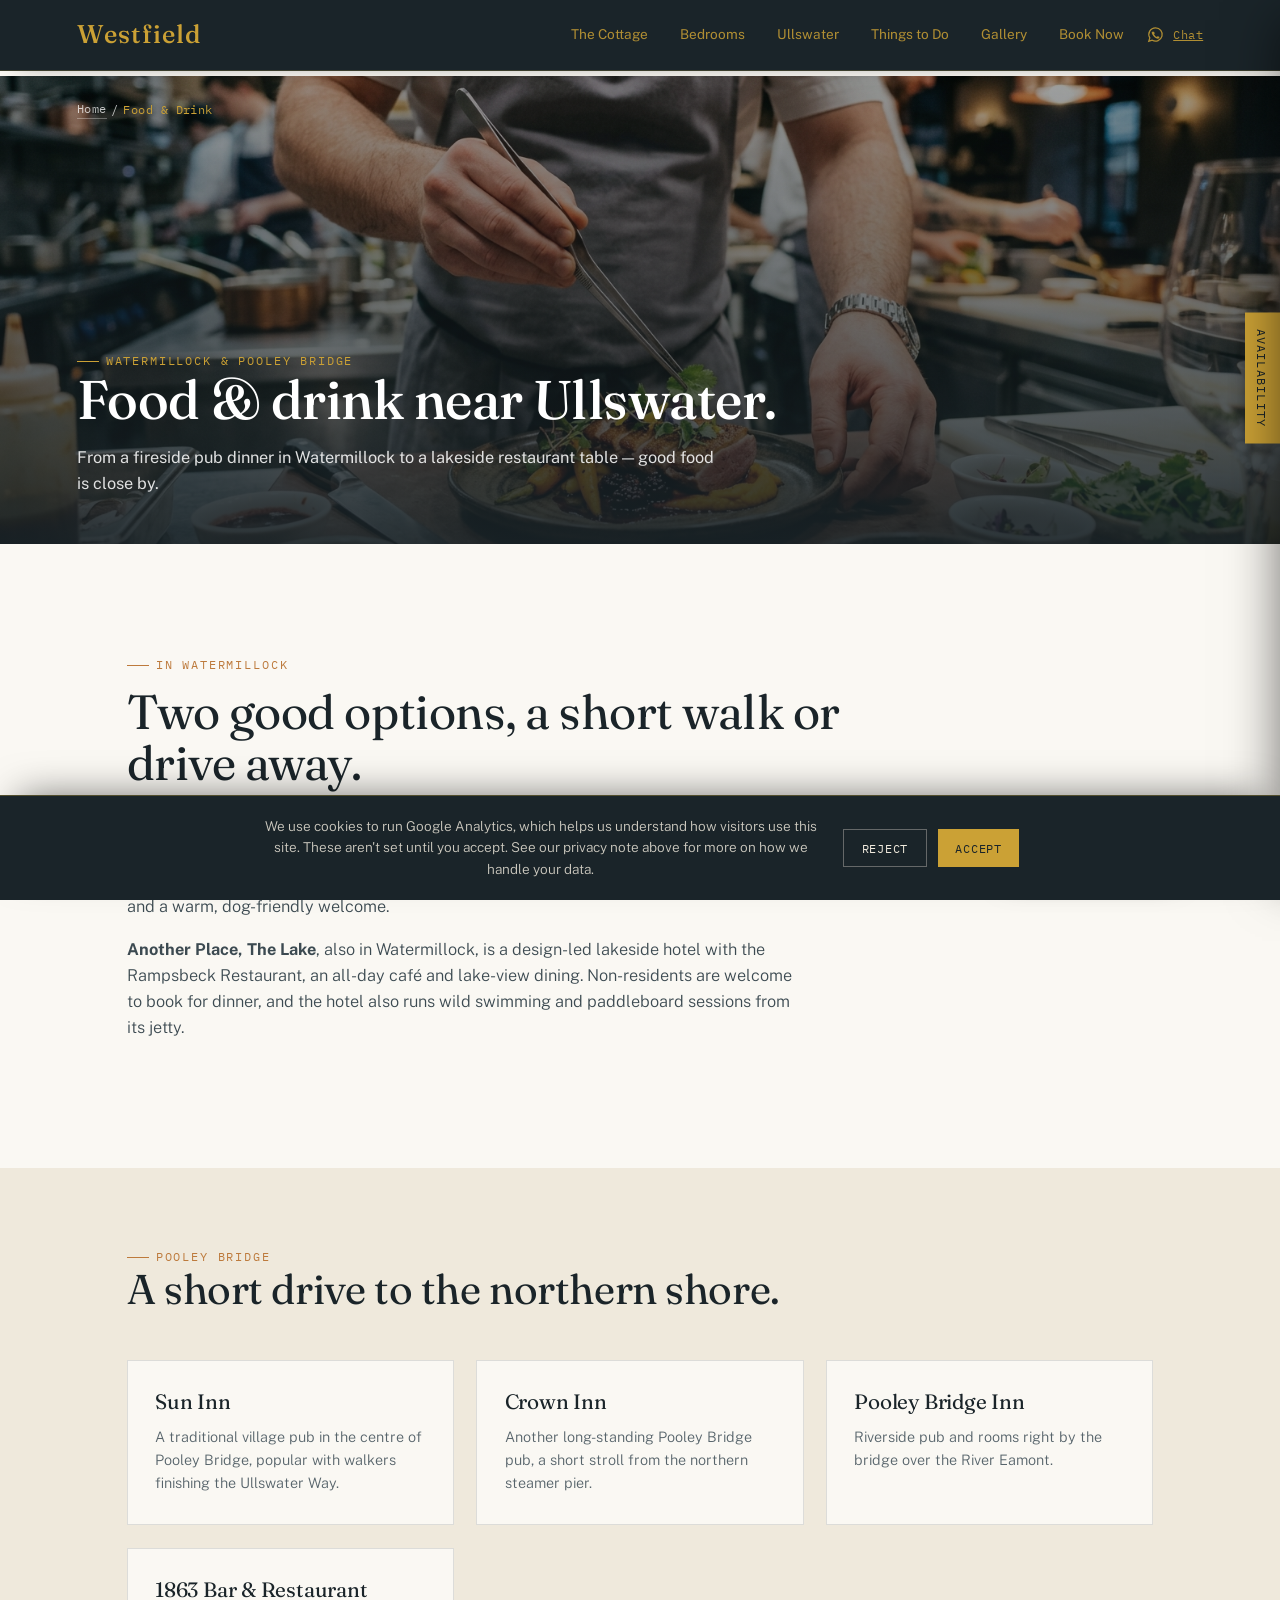
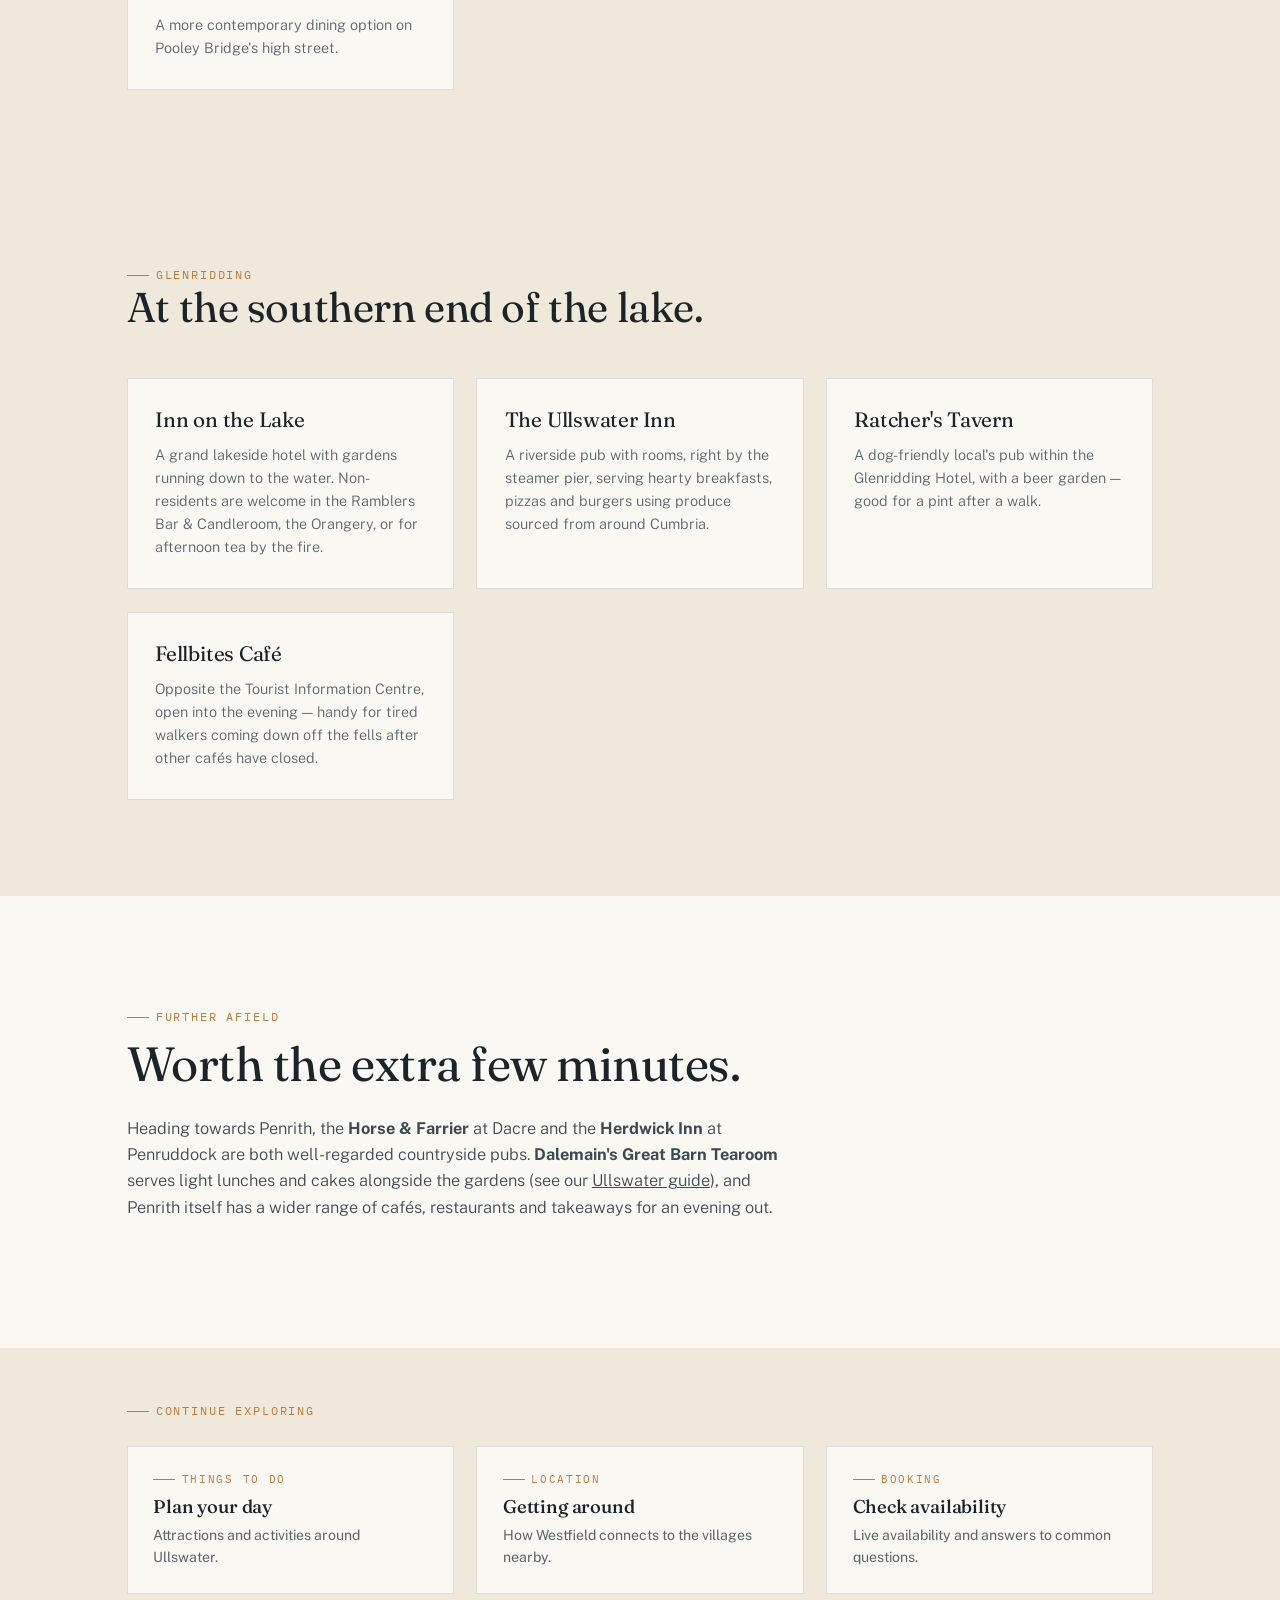
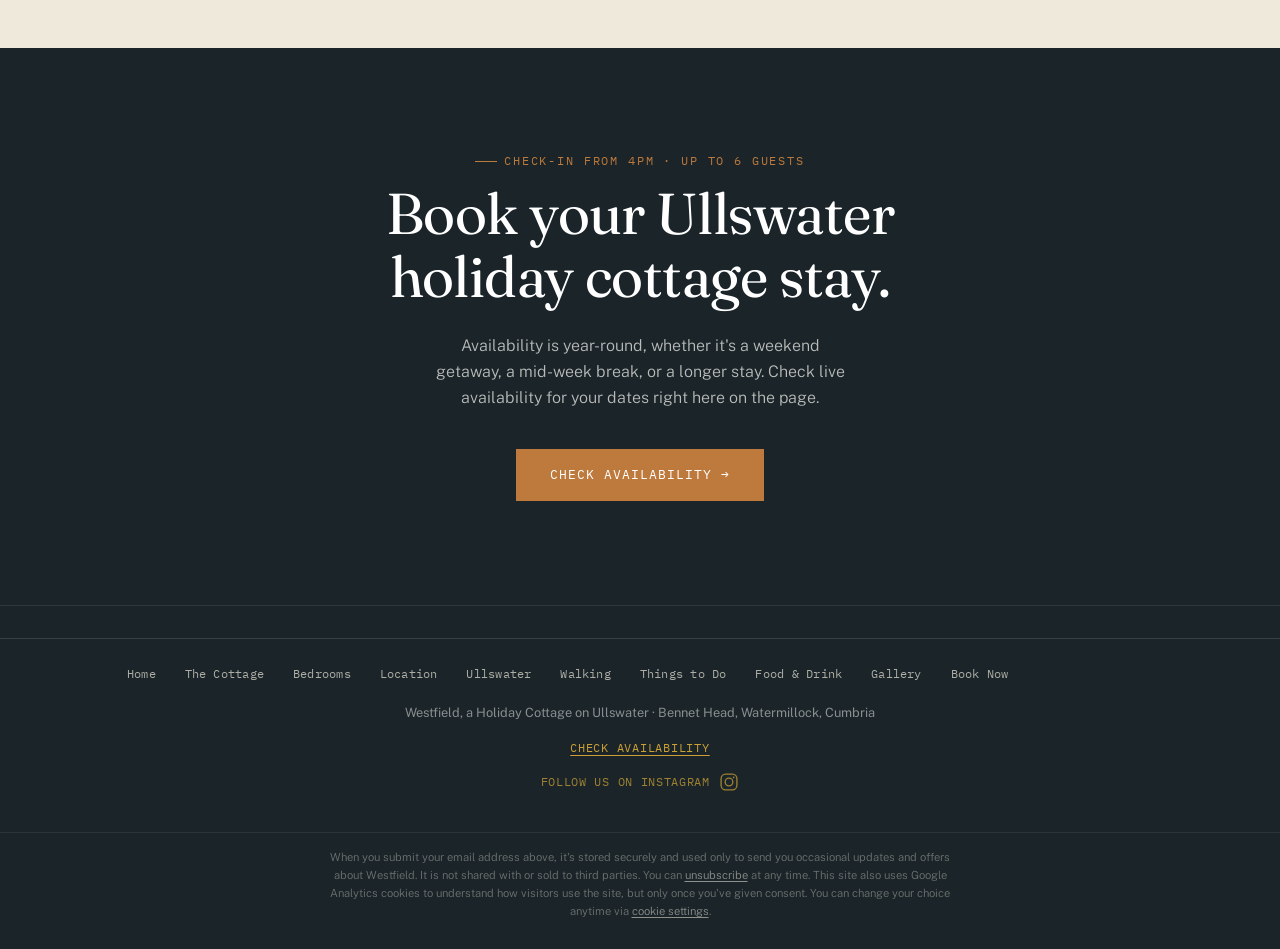
<file: food-drink.html>
<!DOCTYPE html>
<html lang="en-GB">
<head>
<meta charset="UTF-8">
<meta name="viewport" content="width=device-width, initial-scale=1.0">
<meta name="theme-color" content="#1a2429">
<title>Food & Drink near Ullswater | Westfield, Watermillock, Cumbria</title>
<meta name="description" content="Where to eat near Westfield in Watermillock: the Brackenrigg Inn, Another Place, and the pubs, cafés and restaurants of Pooley Bridge, Glenridding and the wider Ullswater valley.">
<meta name="robots" content="index, follow">
<link rel="canonical" href="https://www.staywestfield.uk/food-drink.html">
<meta property="og:title" content="Food & Drink near Ullswater | Westfield, Watermillock, Cumbria">
<meta property="og:description" content="Where to eat near Westfield in Watermillock: the Brackenrigg Inn, Another Place, and the pubs, cafés and restaurants of Pooley Bridge, Glenridding and the wider Ullswater valley.">
<meta property="og:type" content="website">
<meta property="og:url" content="https://www.staywestfield.uk/food-drink.html">
<meta property="og:image" content="https://www.staywestfield.uk/images/food_prep.jpg">
<meta property="og:locale" content="en_GB">
<meta name="twitter:card" content="summary_large_image">
<link rel="icon" href="images/logo.png">
<link rel="preconnect" href="https://fonts.googleapis.com">
<link rel="preconnect" href="https://fonts.gstatic.com" crossorigin>
<link href="https://fonts.googleapis.com/css2?family=Fraunces:opsz,wght@9..144,300;9..144,400;9..144,500;9..144,600&family=Public+Sans:wght@300;400;500;600&family=IBM+Plex+Mono:wght@400;500&display=swap" rel="stylesheet">
<style>
  :root{
    --slate:#25333a;
    --slate-deep:#1a2429;
    --lake:#4e7a8c;
    --moss:#5f6f47;
    --stone:#efe9dc;
    --amber:#bd7a3c;
    --gold:#cba135;
    --off-white:#faf8f3;
    --line: rgba(37,51,58,0.14);
    --max: 1180px;
  }
  *{box-sizing:border-box; margin:0; padding:0;}
  html, body{max-width:100%; overflow-x:hidden;}
  html{scroll-behavior:smooth;}
  body{
    background:var(--off-white);
    color:var(--slate-deep);
    font-family:'Public Sans', sans-serif;
    font-weight:400;
    line-height:1.6;
    -webkit-font-smoothing:antialiased;
  }
  @media (prefers-reduced-motion: reduce){
    html{scroll-behavior:auto;}
    *{animation-duration:0.01ms !important; animation-iteration-count:1 !important; transition-duration:0.01ms !important;}
  }
  a{color:inherit;}
  img{display:block; width:100%; height:100%; object-fit:cover;}
  h1,h2,h3{font-family:'Fraunces', serif; font-weight:500; letter-spacing:-0.01em; line-height:1.08;}
  .eyebrow{
    font-family:'IBM Plex Mono', monospace;
    font-size:0.72rem;
    letter-spacing:0.16em;
    text-transform:uppercase;
    color:var(--amber);
    display:flex;
    align-items:center;
    gap:0.6em;
  }
  .eyebrow::before{content:""; width:22px; height:1px; background:var(--amber); display:inline-block;}
  .wrap{max-width:var(--max); margin:0 auto; padding:0 6vw;}

  .contours{position:absolute; inset:0; pointer-events:none; opacity:0.5;}
  .contours svg{width:100%; height:100%;}

  header{
    position:fixed; top:0; left:0; right:0; z-index:50;
    display:flex; justify-content:space-between; align-items:center;
    padding:1.2rem 6vw;
    background:var(--slate-deep);
    border-bottom:1px solid rgba(212,175,55,0.18);
    box-shadow:0 8px 24px -18px rgba(0,0,0,0.6);
  }
  header .mark{
    font-family:'Fraunces', serif; font-weight:500; font-size:1.6rem; letter-spacing:0.04em;
    color:var(--gold);
    line-height:1;
    text-decoration:none;
  }
  header nav{display:flex; gap:2rem; font-size:0.85rem; flex-wrap:nowrap; white-space:nowrap;}
  header nav a{color:var(--gold); text-decoration:none; opacity:0.85; transition:opacity .2s; padding:0.3rem 0;}
  header nav a:hover{opacity:1;}
  header nav a:focus-visible, a:focus-visible, button:focus-visible{
    outline:2px solid var(--gold); outline-offset:3px;
  }
  @media (max-width:1000px) and (min-width:861px){ header nav{gap:1.2rem; font-size:0.78rem;} }
  @media (max-width:860px){ header nav{display:none;} }
  .menu-trigger{
    display:none; background:none; border:none; cursor:pointer;
    color:var(--gold); font-family:'IBM Plex Mono', monospace;
    font-size:0.8rem; letter-spacing:0.08em; text-transform:uppercase;
    padding:0.5rem 0.2rem;
  }
  @media (max-width:860px){ .menu-trigger{display:inline-block;} }

  .mobile-menu{
    position:fixed; inset:0; z-index:95;
    background:var(--slate-deep);
    display:none;
    flex-direction:column;
    padding:1.2rem 6vw 2rem;
  }
  .mobile-menu.is-open{display:flex;}
  .mobile-menu-top{display:flex; justify-content:space-between; align-items:center; margin-bottom:2.5rem;}
  .mobile-menu-close{
    background:none; border:none; cursor:pointer; color:var(--gold);
    font-size:2rem; line-height:1; padding:0.3rem;
  }
  .mobile-menu nav{display:flex; flex-direction:column; gap:0.4rem;}
  .mobile-menu nav a{
    color:var(--stone); text-decoration:none;
    font-family:'Fraunces', serif; font-size:1.7rem; font-weight:400;
    padding:0.7rem 0; border-bottom:1px solid rgba(239,233,220,0.1);
  }
  .mobile-menu-footer{
    margin-top:auto; display:flex; flex-direction:column; gap:1rem;
    padding-top:2rem;
  }
  .mobile-menu-footer a{
    color:var(--gold); text-decoration:none;
    font-family:'IBM Plex Mono', monospace; font-size:0.85rem; letter-spacing:0.04em;
  }
  .header-right{display:flex; align-items:center; gap:1.4rem;}
  .header-whatsapp{
    display:inline-flex; align-items:center; justify-content:center; gap:0.5rem;
    color:var(--gold); opacity:0.85; transition:opacity .2s ease;
  }
  .header-whatsapp:hover{opacity:1;}
  .header-whatsapp-label{
    font-family:'IBM Plex Mono', monospace; font-size:0.78rem;
    letter-spacing:0.04em;
  }

  .hero{
    position:relative;
    height:100svh;
    min-height:560px;
    overflow:hidden;
    color:#fff;
    display:flex;
    align-items:flex-end;
  }
  .hero-media{position:absolute; inset:0; z-index:0; overflow:hidden; background:#efeee9;}
  .hero-img{
    position:absolute; inset:0; width:100%; height:100%;
    object-fit:cover;
    filter:saturate(0.95) brightness(0.8);
    transform:scale(1);
    opacity:0;
    transition:opacity 3.8s ease;
  }
  .hero-img-a{opacity:1; z-index:1; transform:scale(1);}
  .hero-img-a.is-fading{opacity:0;}
  .hero-img-b{z-index:2;}
  .hero-img-b.is-visible{opacity:1;}
  .hero-img.is-zooming{animation:heroZoom 7.5s ease-out forwards;}
  .hero-img-a.is-zooming{animation:heroZoomLogo 2.2s ease-out forwards;}
  @keyframes heroZoom{ from{transform:scale(1);} to{transform:scale(1.3);} }
  @keyframes heroZoomLogo{ from{transform:scale(1);} to{transform:scale(1.15);} }
  .hero-scrim{
    position:absolute; inset:0; z-index:3;
    background:var(--slate-deep);
    opacity:0;
    pointer-events:none;
    transition:opacity .05s linear;
  }
  .hero::after{
    content:"";
    position:absolute; inset:0; z-index:3;
    background:linear-gradient(180deg, rgba(26,36,41,0.15) 0%, rgba(26,36,41,0.05) 35%, rgba(26,36,41,0.85) 100%);
  }
  .hero-content{
    position:relative; z-index:4; padding:0 6vw 4.5rem; width:100%;
    opacity:0; transform:translateY(48px);
    transition:opacity 2.2s ease, transform 2.2s ease;
  }
  .hero-content.is-visible{opacity:1; transform:translateY(0);}
  .hero-content .eyebrow{color:var(--stone); margin-bottom:1.1rem;}
  .hero-content .eyebrow::before{background:var(--stone);}
  .hero h1{
    font-size:clamp(2.6rem, 6.5vw, 5.2rem);
    max-width:16ch;
    font-weight:400;
  }
  .hero h1 em{font-style:italic; color:var(--stone); font-weight:300;}
  .hero-sub{
    max-width:44ch; margin-top:1.2rem; font-size:1.05rem; color:rgba(255,255,255,0.82);
    font-weight:300;
  }
  .hero-facts{
    display:flex; gap:2.2rem; margin-top:2.4rem; flex-wrap:wrap;
    font-family:'IBM Plex Mono', monospace; font-size:0.78rem; letter-spacing:0.05em;
    text-transform:uppercase; color:var(--stone);
  }
  .hero-facts span strong{display:block; font-family:'Fraunces', serif; font-size:1.5rem; color:#fff; letter-spacing:0; text-transform:none; font-weight:400;}

  .scroll-cue{
    position:absolute; bottom:1.6rem; right:6vw; z-index:4;
    writing-mode:vertical-rl; color:rgba(255,255,255,0.6);
    font-family:'IBM Plex Mono', monospace; font-size:0.7rem; letter-spacing:0.14em;
    display:flex; align-items:center; gap:0.6rem;
  }
  .scroll-cue::after{content:""; width:1px; height:40px; background:rgba(255,255,255,0.4);}

  .highlights{
    background:var(--slate-deep); color:var(--stone);
    padding:3.6rem 0; position:relative; overflow:hidden;
  }
  .highlights .wrap{
    display:grid; grid-template-columns:repeat(3,1fr); gap:2.5rem;
    position:relative; z-index:1;
  }
  @media (max-width:820px){ .highlights .wrap{grid-template-columns:1fr;} }
  .h-item{border-left:1px solid rgba(239,233,220,0.25); padding-left:1.4rem;}
  .h-item h3{font-size:1.25rem; color:#fff; margin-bottom:0.5rem; font-weight:400;}
  .h-item p{font-size:0.92rem; color:rgba(239,233,220,0.72); font-weight:300;}

  .about{padding:7rem 0 5rem; position:relative;}
  .about .grid{display:grid; grid-template-columns:0.9fr 1.1fr; gap:5vw; align-items:start;}
  @media (max-width:900px){ .about .grid{grid-template-columns:1fr; gap:2.5rem;} }
  .about h2{font-size:clamp(2rem,4vw,3rem); font-weight:400; margin:0.7rem 0 1.6rem;}
  .about p{color:#3c4a51; max-width:60ch; margin-bottom:1.1rem; font-weight:300; font-size:1.02rem;}
  .about-figure{position:relative; aspect-ratio:4/5; overflow:hidden; border-radius:2px;}
  .about-figure .contours{opacity:0.9; mix-blend-mode:soft-light;}

  .divider{position:relative; height:120px; overflow:hidden; background:var(--stone);}

  .rooms{background:var(--stone); padding:5rem 0 6rem;}
  .rooms-head{display:flex; justify-content:space-between; align-items:flex-end; gap:2rem; margin-bottom:3rem; flex-wrap:wrap;}
  .rooms-head h2{font-size:clamp(1.9rem,3.4vw,2.6rem); font-weight:400;}
  .room-grid{display:grid; grid-template-columns:repeat(3, 1fr); gap:1.4rem;}
  @media (max-width:860px){ .room-grid{grid-template-columns:1fr;} }
  .room-card{
    background:var(--off-white); border:1px solid var(--line); padding:1.9rem 1.7rem;
    display:flex; flex-direction:column; gap:0.7rem;
    transition:transform .35s ease, box-shadow .35s ease;
  }
  .room-card:hover{transform:translateY(-4px); box-shadow:0 18px 34px -22px rgba(26,36,41,0.35);}
  .room-num{font-family:'IBM Plex Mono', monospace; font-size:0.75rem; color:var(--amber); letter-spacing:0.08em;}
  .room-card h3{font-size:1.3rem; font-weight:400;}
  .room-card p{font-size:0.9rem; color:#57646b; font-weight:300;}

  .gallery{padding:5.5rem 0; background:var(--off-white);}
  .gallery-head{margin-bottom:2.4rem;}
  .gallery-title-line{display:flex; align-items:center; gap:0.9rem;}
  .gallery-head h2{font-size:clamp(1.9rem,3.4vw,2.6rem); font-weight:400; margin-top:0.6rem;}
  .g-grid{
    display:grid;
    grid-template-columns:repeat(6, 1fr);
    grid-auto-rows:14vw;
    gap:0.6rem;
  }
  @media (max-width:820px){ .g-grid{grid-template-columns:repeat(2,1fr); grid-auto-rows:38vw;} }
  .g-item{overflow:hidden; position:relative;}
  .g-item img{transition:transform .6s ease;}
  .g-item:hover img{transform:scale(1.06);}
  .g-item.a{grid-column:span 4; grid-row:span 2;}
  .g-item.b{grid-column:span 2; grid-row:span 1;}
  .g-item.c{grid-column:span 2; grid-row:span 1;}
  .g-item.d{grid-column:span 3; grid-row:span 1;}
  .g-item.d img{object-fit:contain; background:var(--slate-deep);}
  .g-item.e{grid-column:span 3; grid-row:span 1;}
  @media (max-width:820px){ .g-item.a,.g-item.b,.g-item.c,.g-item.d,.g-item.e{grid-column:span 1; grid-row:span 1;} }

  .amenities{background:var(--slate); color:var(--stone); padding:6rem 0;}
  .amenities .wrap > .eyebrow{color:var(--stone);}
  .amenities .wrap > .eyebrow::before{background:var(--stone);}
  .amenities h2{font-size:clamp(1.9rem,3.4vw,2.6rem); font-weight:400; margin:0.6rem 0 3rem; max-width:16ch;}
  .amen-grid{
    display:grid; grid-template-columns:repeat(4,1fr); gap:0;
    border-top:1px solid rgba(239,233,220,0.18);
    border-left:1px solid rgba(239,233,220,0.18);
  }
  @media (max-width:820px){ .amen-grid{grid-template-columns:repeat(2,1fr);} }
  .amen-item{
    padding:1.4rem 1.4rem 1.4rem 0;
    border-bottom:1px solid rgba(239,233,220,0.18);
    border-right:1px solid rgba(239,233,220,0.18);
    padding-left:1.4rem;
    font-size:0.95rem; font-weight:300;
    display:flex; align-items:center; min-height:76px;
  }

  .setting{padding:6.5rem 0; position:relative; overflow:hidden;}
  .setting .grid{display:grid; grid-template-columns:1fr 1fr; gap:4vw; align-items:center;}
  @media (max-width:900px){ .setting .grid{grid-template-columns:1fr;} }
  .setting h2{font-size:clamp(1.9rem,3.4vw,2.6rem); font-weight:400; margin:0.7rem 0 1.4rem;}
  .setting p{color:#3c4a51; font-weight:300; margin-bottom:1rem; max-width:52ch;}
  .setting-figure{aspect-ratio:1/1; position:relative; overflow:hidden;}

  .host{background:var(--stone); padding:5rem 0;}
  .host .card{
    display:flex; gap:2rem; align-items:center; background:var(--off-white);
    border:1px solid var(--line); padding:2.4rem; max-width:720px;
  }
  @media (max-width:600px){ .host .card{flex-direction:column; text-align:center;} }
  .host .photo{width:96px; height:96px; border-radius:50%; overflow:hidden; flex-shrink:0;}
  .host h3{font-size:1.3rem; font-weight:500; margin-bottom:0.3rem;}
  .host p{font-size:0.92rem; color:#57646b; font-weight:300;}

  .cta{
    background:var(--slate-deep); color:#fff; padding:6.5rem 0; text-align:center;
    position:relative; overflow:hidden;
  }
  .cta h2{font-size:clamp(2.2rem,5vw,3.6rem); font-weight:400; max-width:16ch; margin:0.8rem auto 1.6rem;}
  .cta p{color:rgba(250,248,243,0.72); max-width:42ch; margin:0 auto 2.4rem; font-weight:300;}
  .btn{
    display:inline-flex; align-items:center; gap:0.6rem;
    background:var(--amber); color:#fff; text-decoration:none;
    padding:1rem 2.1rem; font-family:'IBM Plex Mono', monospace;
    font-size:0.8rem; letter-spacing:0.08em; text-transform:uppercase;
    transition:background .25s ease, transform .25s ease;
  }
  .btn:hover{background:#a8672f; transform:translateY(-2px);}

  .mobile-book-bar{
    display:none;
    position:fixed; left:0; right:0; bottom:0; z-index:70;
    background:var(--slate-deep);
    border-top:1px solid rgba(212,175,55,0.25);
    padding:0.8rem 6vw;
    box-shadow:0 -10px 24px -14px rgba(0,0,0,0.5);
  }
  .mobile-book-bar a{
    display:block; text-align:center;
    background:var(--amber); color:#fff; text-decoration:none;
    padding:0.85rem 1rem; font-family:'IBM Plex Mono', monospace;
    font-size:0.78rem; letter-spacing:0.06em; text-transform:uppercase;
  }
  @media (max-width:640px){
    .mobile-book-bar{display:block;}
    body{padding-bottom:4.2rem;}
  }

  footer{
    background:var(--slate-deep); color:rgba(250,248,243,0.5);
    padding:2rem 0 2.5rem; font-size:0.8rem; text-align:center;
    border-top:1px solid rgba(239,233,220,0.1);
  }
  footer a{text-decoration:underline; text-underline-offset:3px;}
  .footer-inner{
    display:flex; flex-direction:column; align-items:center; justify-content:center; gap:0.9rem;
    flex-wrap:wrap;
  }
  .footer-check-availability{
    color:var(--gold); text-decoration:underline; text-underline-offset:3px;
    font-family:'IBM Plex Mono', monospace; font-size:0.78rem;
    letter-spacing:0.06em; text-transform:uppercase;
  }
  .footer-social{
    color:var(--gold); opacity:0.75; text-decoration:none;
    display:inline-flex; align-items:center; justify-content:center; gap:0.6rem;
    transition:opacity .2s ease;
  }
  .footer-social:hover{opacity:1;}
  .footer-social-label{
    font-family:'IBM Plex Mono', monospace; font-size:0.72rem;
    letter-spacing:0.06em; text-transform:uppercase;
  }

  .privacy-note{
    background:var(--slate-deep);
    border-top:1px solid rgba(239,233,220,0.08);
    padding:1rem 6vw 1.8rem;
    text-align:center;
  }
  .privacy-note p{
    max-width:640px; margin:0 auto;
    font-size:0.7rem; line-height:1.6;
    color:rgba(239,233,220,0.4);
    font-weight:300;
  }
  .privacy-note a{color:rgba(239,233,220,0.55); text-decoration:underline; text-underline-offset:2px;}
  .privacy-note button.privacy-unsub-trigger{
    background:none; border:none; padding:0; margin:0; cursor:pointer;
    font:inherit; color:rgba(239,233,220,0.55);
    text-decoration:underline; text-underline-offset:2px;
  }
  .privacy-note .cookie-settings-trigger{
    background:none; border:none; padding:0; margin:0; cursor:pointer;
    font:inherit; color:rgba(239,233,220,0.55);
    text-decoration:underline; text-underline-offset:2px;
  }

  .cookie-banner{
    position:fixed; left:0; right:0; bottom:0; z-index:100;
    background:var(--slate-deep); color:var(--stone);
    border-top:1px solid rgba(212,175,55,0.3);
    box-shadow:0 -16px 40px -20px rgba(0,0,0,0.6);
    padding:1.2rem 6vw;
    display:none;
    align-items:center; justify-content:center; gap:1.4rem;
    flex-wrap:wrap; text-align:center;
  }
  .cookie-banner.is-visible{display:flex;}
  .cookie-banner p{
    font-size:0.85rem; font-weight:300; max-width:560px;
    color:rgba(239,233,220,0.85); margin:0;
  }
  .cookie-banner a{color:var(--gold); text-decoration:underline; text-underline-offset:2px;}
  .cookie-banner-actions{display:flex; gap:0.7rem; flex-wrap:wrap; justify-content:center;}
  .cookie-banner-actions button{
    border:none; cursor:pointer; font-family:'IBM Plex Mono', monospace;
    font-size:0.75rem; letter-spacing:0.06em; text-transform:uppercase;
    padding:0.65rem 1.1rem; transition:background .2s ease, opacity .2s ease;
  }
  .cookie-accept{background:var(--gold); color:var(--slate-deep);}
  .cookie-accept:hover{background:#e0b64a;}
  .cookie-reject{background:transparent; color:var(--stone); border:1px solid rgba(239,233,220,0.35) !important;}
  .cookie-reject:hover{opacity:0.8;}

  .modal-overlay{
    position:fixed; inset:0; z-index:90;
    background:rgba(20,26,29,0.7);
    display:none; align-items:center; justify-content:center;
    padding:1.5rem;
  }
  .modal-overlay.is-open{display:flex;}
  .modal-box{
    position:relative; width:min(360px, 100%);
    background:var(--slate-deep); color:var(--stone);
    border:1px solid rgba(212,175,55,0.25);
    box-shadow:0 25px 60px -20px rgba(0,0,0,0.6);
    padding:1.9rem 1.7rem 1.7rem;
  }
  .modal-close{
    position:absolute; top:0.7rem; right:0.8rem;
    background:none; border:none; cursor:pointer;
    color:var(--stone); opacity:0.7;
    font-size:1.3rem; line-height:1; padding:0.3rem;
    transition:opacity .2s ease;
  }
  .modal-close:hover{opacity:1;}
  .modal-box h3{font-size:1.1rem; font-weight:500; margin-bottom:0.5rem; color:#fff;}
  .modal-box p{font-size:0.85rem; color:rgba(239,233,220,0.75); font-weight:300; margin-bottom:1.1rem;}
  .modal-form{display:flex; flex-direction:column; gap:0.7rem;}
  .modal-form input[type="email"]{
    width:100%; padding:0.7rem 0.9rem;
    background:var(--off-white); border:1px solid rgba(212,175,55,0.3);
    color:var(--slate-deep); font-family:'Public Sans', sans-serif; font-size:0.9rem;
  }
  .modal-form input[type="email"]:focus-visible{outline:2px solid var(--gold); outline-offset:2px;}
  .modal-form button[type="submit"]{
    background:var(--gold); color:var(--slate-deep); border:none; cursor:pointer;
    padding:0.7rem 1rem; font-family:'IBM Plex Mono', monospace; font-size:0.75rem;
    letter-spacing:0.06em; text-transform:uppercase; transition:background .2s ease;
  }
  .modal-form button[type="submit"]:hover{background:#e0b64a;}
  .modal-success{font-size:0.9rem; color:var(--gold); font-weight:400; display:none;}
  .modal-box.is-submitted .modal-form{display:none;}
  .modal-box.is-submitted .modal-success{display:block;}

  .newsletter-box{
    position:fixed; right:1.5rem; bottom:5.7rem; z-index:80;
    width:min(320px, calc(100vw - 3rem));
    background:var(--slate-deep); color:var(--stone);
    border:1px solid rgba(212,175,55,0.25);
    box-shadow:0 20px 45px -20px rgba(0,0,0,0.55);
    padding:1.6rem 1.6rem 1.5rem;
    opacity:0; transform:translateY(16px) scale(0.98);
    pointer-events:none;
    transition:opacity .4s ease, transform .4s ease;
  }
  .newsletter-box.is-visible{opacity:1; transform:translateY(0) scale(1); pointer-events:auto;}
  .newsletter-close{
    position:absolute; top:0.7rem; right:0.8rem;
    background:none; border:none; cursor:pointer;
    color:var(--stone); opacity:0.7;
    font-size:1.3rem; line-height:1; padding:0.3rem;
    transition:opacity .2s ease;
  }
  .newsletter-close:hover{opacity:1;}
  .newsletter-box .eyebrow{color:var(--gold); margin-bottom:0.6rem;}
  .newsletter-box .eyebrow::before{background:var(--gold);}
  .newsletter-box h3{font-size:1.15rem; font-weight:500; margin-bottom:0.5rem; color:#fff;}
  .newsletter-box p{font-size:0.85rem; color:rgba(239,233,220,0.75); font-weight:300; margin-bottom:1.1rem;}
  .newsletter-form{display:flex; flex-direction:column; gap:0.7rem;}
  .newsletter-form input[type="email"]{
    width:100%; padding:0.7rem 0.9rem;
    background:var(--off-white); border:1px solid rgba(212,175,55,0.3);
    color:var(--slate-deep); font-family:'Public Sans', sans-serif; font-size:0.9rem;
  }
  .newsletter-form input[type="email"]:focus-visible{outline:2px solid var(--gold); outline-offset:2px;}
  .newsletter-form button{
    background:var(--gold); color:var(--slate-deep); border:none; cursor:pointer;
    padding:0.7rem 1rem; font-family:'IBM Plex Mono', monospace; font-size:0.75rem;
    letter-spacing:0.06em; text-transform:uppercase; transition:background .2s ease;
  }
  .newsletter-form button:hover{background:#e0b64a;}
  .newsletter-success{font-size:0.9rem; color:var(--gold); font-weight:400; display:none;}
  .newsletter-box.is-submitted .newsletter-form{display:none;}
  .newsletter-box.is-submitted .newsletter-success{display:block;}
  @media (max-width:600px){ .newsletter-box{right:1rem; bottom:5.2rem; left:1rem; width:auto;} }

  .chat-bubble{
    position:fixed; right:1.5rem; bottom:1.5rem; z-index:78;
    display:flex; align-items:center; gap:0.7rem;
    text-decoration:none;
    opacity:0; transform:translateY(16px) scale(0.95);
    pointer-events:none;
    transition:opacity .4s ease, transform .4s ease;
  }
  .chat-bubble.is-visible{opacity:1; transform:translateY(0) scale(1); pointer-events:auto;}

  .availability-tab{
    position:fixed; top:42%; right:0; z-index:82;
    transform:translateY(-50%);
    background:var(--gold); color:var(--slate-deep);
    border:none; cursor:pointer;
    padding:1rem 0.6rem;
    font-family:'IBM Plex Mono', monospace; font-size:0.78rem;
    letter-spacing:0.1em; text-transform:uppercase;
    writing-mode:vertical-rl; text-orientation:mixed;
    box-shadow:-6px 0 18px -8px rgba(0,0,0,0.4);
    transition:background .2s ease;
  }
  .availability-tab:hover{background:#e0b64a;}

  .availability-backdrop{
    position:fixed; inset:0; z-index:83;
    background:rgba(20,26,29,0.55);
    opacity:0; pointer-events:none;
    transition:opacity .3s ease;
  }
  .availability-backdrop.is-open{opacity:1; pointer-events:auto;}

  .availability-panel{
    position:fixed; top:0; right:0; bottom:0; z-index:84;
    width:min(440px, 92vw);
    background:var(--off-white);
    box-shadow:-20px 0 50px -20px rgba(0,0,0,0.55);
    transform:translateX(100%);
    transition:transform .4s ease;
    display:flex; flex-direction:column;
    overflow-y:auto;
  }
  .availability-panel.is-open{transform:translateX(0);}
  .availability-panel-header{
    display:flex; justify-content:space-between; align-items:center;
    padding:1.2rem 1.4rem;
    background:var(--slate-deep); color:#fff;
    position:sticky; top:0; z-index:1;
  }
  .availability-panel-header h3{
    font-family:'Fraunces', serif; font-size:1.15rem; font-weight:500; color:var(--gold);
  }
  .availability-panel-close{
    background:none; border:none; cursor:pointer; color:var(--stone);
    font-size:1.6rem; line-height:1; padding:0.2rem 0.5rem;
  }
  .availability-panel-body{padding:1.3rem 1.4rem 2rem;}
  @media (max-width:600px){
    .availability-tab{padding:0.85rem 0.5rem; font-size:0.72rem;}
  }
  .chat-greeting{
    background:var(--slate-deep); color:var(--stone);
    border:1px solid rgba(212,175,55,0.3);
    padding:0.65rem 0.9rem;
    font-size:0.78rem; line-height:1.4; font-weight:300;
    max-width:190px;
    box-shadow:0 14px 30px -14px rgba(0,0,0,0.55);
  }
  .chat-avatar-wrap{position:relative; width:60px; height:60px; flex-shrink:0;}
  .chat-bubble-avatar{
    position:absolute; inset:0; border-radius:50%; overflow:hidden;
    border:2px solid var(--gold);
    background:var(--slate-deep);
  }
  .chat-bubble-avatar img{width:100%; height:100%; object-fit:cover;}
  .chat-bubble-badge{
    position:absolute; bottom:-3px; right:-3px;
    width:24px; height:24px; border-radius:50%;
    background:var(--gold); color:var(--slate-deep);
    display:flex; align-items:center; justify-content:center;
    border:2px solid var(--slate-deep);
  }
  @media (max-width:600px){
    .chat-bubble{right:1rem; bottom:1rem;}
    .chat-greeting{max-width:150px; font-size:0.72rem; padding:0.55rem 0.75rem;}
  }
  @media (max-width:640px){
    .chat-bubble{bottom:4.6rem;}
    .newsletter-box{bottom:8.8rem;}
  }

  .reveal{opacity:0; transform:translateY(18px); transition:opacity .8s ease, transform .8s ease;}
  .reveal.in{opacity:1; transform:translateY(0);}

  /* ============================================================
     RESPONSIVE MOBILE LAYOUT
     Optimised for phones from 320px through 760px.
     ============================================================ */
  @media (max-width:760px){
    html{font-size:100%;}
    body{
      background:#e6dfcd;
      overflow-x:hidden;
      padding-bottom:4.8rem;
    }

    header{
      padding:0.85rem 5vw;
      min-height:58px;
    }
    header .mark{font-size:1.35rem;}
    .header-right{gap:0.9rem;}
    .header-whatsapp{gap:0;}
    .header-whatsapp-label{display:none;}
    .header-whatsapp svg{width:21px;height:21px;}
    .menu-trigger{font-size:0.72rem;padding:0.55rem 0.1rem;}

    .mobile-menu{
      padding:1rem 7vw 1.5rem;
      overflow-y:auto;
    }
    .mobile-menu-top{margin-bottom:1.4rem;}
    .mobile-menu nav{gap:0;}
    .mobile-menu nav a{
      font-size:1.45rem;
      padding:0.62rem 0;
    }
    .mobile-menu-footer{gap:0.8rem;padding-top:1.5rem;}
    .mobile-menu-footer a{font-size:0.75rem;}

    .hero{
      height:82svh;
      min-height:560px;
      max-height:760px;
    }
    .hero-content{
      padding:0 7vw 3.2rem;
    }
    .hero-content .eyebrow{
      font-size:0.62rem;
      letter-spacing:0.12em;
      margin-bottom:0.8rem;
    }
    .hero-content .eyebrow::before{width:16px;}
    .hero h1{
      font-size:clamp(2.25rem,10.5vw,3.55rem);
      line-height:1.03;
      max-width:14ch;
    }
    .hero-sub{
      margin-top:1rem;
      font-size:0.92rem;
      line-height:1.5;
      max-width:42ch;
    }
    .hero-facts{
      gap:1rem 1.25rem;
      margin-top:1.6rem;
      font-size:0.63rem;
    }
    .hero-facts span{min-width:58px;}
    .hero-facts span strong{font-size:1.3rem;}
    .scroll-cue{display:none;}

    .highlights, .about, .rooms, .gallery, .amenities, .setting, .host, .cta{
      margin:0 0.65rem 0.9rem;
      border-radius:18px;
      overflow:hidden;
      box-shadow:0 14px 30px -22px rgba(26,36,41,0.45);
    }
    .highlights{margin-top:0.9rem;padding:2.4rem 0;}
    .highlights .wrap{gap:1.8rem;}
    .h-item{padding-left:1rem;}
    .h-item h3{font-size:1.12rem;}
    .h-item p{font-size:0.86rem;line-height:1.55;}

    .wrap{
      width:100%;
      max-width:none;
      padding:0 6.5vw;
    }
    .about{padding:3.2rem 0 3rem;}
    .about .grid{gap:2rem;}
    .about h2{
      font-size:clamp(1.85rem,8vw,2.35rem);
      line-height:1.08;
      margin:0.55rem 0 1.15rem;
    }
    .about p{font-size:0.94rem;line-height:1.62;margin-bottom:0.9rem;}
    .about-figure{aspect-ratio:4/3;border-radius:10px;}

    .rooms{padding:3.2rem 0 3.4rem;}
    .rooms-head{margin-bottom:1.8rem;gap:1rem;}
    .rooms-head h2{
      font-size:clamp(1.8rem,7.5vw,2.3rem);
      line-height:1.08;
    }
    .room-grid{grid-template-columns:1fr;gap:0.8rem;}
    .room-card{
      padding:1.35rem 1.25rem;
      gap:0.55rem;
      border-radius:10px;
    }
    .room-num{font-size:0.67rem;}
    .room-card h3{font-size:1.18rem;}
    .room-card p{font-size:0.86rem;line-height:1.55;}

    .gallery{padding:3.2rem 0 3.4rem;}
    .gallery-head{margin-bottom:1.5rem;}
    .gallery-title-row{display:block;}
    .gallery-title-line{gap:0.65rem;}
    .gallery-head h2{
      font-size:clamp(1.85rem,7.5vw,2.3rem);
      margin-top:0.45rem;
    }
    .g-grid{
      grid-template-columns:1fr;
      grid-auto-rows:auto;
      gap:0.65rem;
    }
    .g-item.a,.g-item.b,.g-item.c,.g-item.d,.g-item.e{
      grid-column:span 1;
      grid-row:span 1;
      aspect-ratio:4/3;
    }
    .g-item.a{aspect-ratio:16/10;}
    .g-item.d img{object-fit:cover;}

    .amenities{padding:3.4rem 0;}
    .amenities h2{
      font-size:clamp(1.8rem,7.5vw,2.3rem);
      margin:0.55rem 0 1.8rem;
      line-height:1.08;
    }
    .amen-grid{grid-template-columns:1fr;}
    .amen-item{
      min-height:58px;
      padding:0.85rem 1rem;
      font-size:0.88rem;
    }

    .setting{padding:3.4rem 0;}
    .setting .grid{gap:1.8rem;}
    .setting-figure{aspect-ratio:4/3;border-radius:10px;}
    .setting h2{
      font-size:clamp(1.8rem,7.5vw,2.3rem);
      margin:0.55rem 0 1rem;
    }
    .setting p{font-size:0.94rem;line-height:1.6;}

    .host{padding:3.2rem 0;}
    .host .card{
      padding:1.6rem 1.3rem;
      gap:1rem;
      border-radius:10px;
    }
    .host .photo{width:84px;height:84px;}
    .host h3{font-size:1.2rem;}
    .host p{font-size:0.86rem;line-height:1.55;}

    .cta{padding:3.8rem 0 4rem;}
    .cta .eyebrow{font-size:0.61rem;}
    .cta h2{
      font-size:clamp(2rem,9vw,2.8rem);
      line-height:1.05;
      margin:0.65rem auto 1.15rem;
    }
    .cta p{font-size:0.9rem;line-height:1.55;margin-bottom:1.6rem;}
    .btn{
      width:100%;
      justify-content:center;
      padding:0.95rem 1rem;
      font-size:0.72rem;
    }

    footer{padding:1.7rem 0 2rem;font-size:0.72rem;}
    .footer-inner{gap:0.8rem;}
    .footer-inner span{line-height:1.6;}
    .footer-social-label{font-size:0.66rem;}
    .privacy-note{padding:0.9rem 6vw 1.5rem;}
    .privacy-note p{font-size:0.64rem;}

    .newsletter-box{
      left:0.75rem;
      right:0.75rem;
      bottom:5.25rem;
      width:auto;
      padding:1.25rem 1.2rem 1.15rem;
    }
    .newsletter-box h3{font-size:1.05rem;}
    .newsletter-box p{font-size:0.78rem;margin-bottom:0.9rem;}
    .newsletter-form{gap:0.55rem;}

    .chat-bubble{
      right:0.8rem;
      bottom:4.9rem;
    }
    .chat-greeting{
      max-width:145px;
      font-size:0.68rem;
      padding:0.5rem 0.65rem;
    }
    .chat-avatar-wrap{width:54px;height:54px;}
    .chat-bubble-badge{width:22px;height:22px;}

    .reveal{
      transform:translateY(28px);
      transition:opacity .7s ease, transform .7s ease;
    }
    .reveal.in{transform:translateY(0);}
  }

  @media (max-width:390px){
    .hero{height:84svh;min-height:540px;}
    .hero-content{padding-left:6.5vw;padding-right:6.5vw;padding-bottom:2.7rem;}
    .hero h1{font-size:clamp(2.05rem,10.2vw,2.75rem);}
    .hero-sub{font-size:0.88rem;}
    .hero-facts{gap:0.8rem 0.9rem;font-size:0.59rem;}
    .hero-facts span{min-width:52px;}
    .hero-facts span strong{font-size:1.2rem;}
    .wrap{padding-left:6vw;padding-right:6vw;}
    .highlights, .about, .rooms, .gallery, .amenities, .setting, .host, .cta{
      margin-left:0.5rem;
      margin-right:0.5rem;
    }
    .room-card{padding:1.2rem 1.1rem;}
    .amen-item{font-size:0.84rem;}
    .chat-greeting{display:none;}
  }

  @media (min-width:761px) and (max-width:900px){
    .wrap{padding-left:5vw;padding-right:5vw;}
    header{padding-left:5vw;padding-right:5vw;}
  }

  @media (hover:none){
    .room-card:hover,
    .g-item:hover img,
    .btn:hover{transform:none;box-shadow:none;}
  }

  /* ============================================
     Added for multi-page SEO build-out (subpages)
     ============================================ */

  .subhero{
    position:relative;
    height:52vh;
    min-height:380px;
    max-height:560px;
    overflow:hidden;
    color:#fff;
    margin-top:76px;
  }
  .subhero-media{position:absolute; inset:0; z-index:0; overflow:hidden; background:#1a2429;}
  .subhero-media img{
    position:absolute; inset:0; width:100%; height:100%; object-fit:cover;
    filter:saturate(0.95) brightness(0.72);
  }
  .subhero-scrim{
    position:absolute; inset:0; z-index:1;
    background:linear-gradient(180deg, rgba(26,36,41,0.15) 0%, rgba(26,36,41,0.55) 65%, rgba(26,36,41,0.88) 100%);
  }
  .subhero-content{position:absolute; left:0; right:0; bottom:0; z-index:2; padding:0 6vw 3rem;}
  .subhero-content .eyebrow{color:var(--gold);}
  .subhero-content .eyebrow::before{background:var(--gold);}
  .subhero-content h1{font-size:clamp(2rem, 5vw, 3.4rem); color:#fff; max-width:820px;}
  .subhero-content p{font-size:1.02rem; color:rgba(255,255,255,0.86); max-width:640px; margin-top:0.9rem;}

  .breadcrumb{
    position:relative; z-index:2;
    display:flex; flex-wrap:wrap; align-items:center; gap:0.4em;
    font-family:'IBM Plex Mono', monospace; font-size:0.72rem; letter-spacing:0.04em;
    color:rgba(255,255,255,0.75);
    padding:1.5rem 6vw 0;
  }
  .breadcrumb a{color:rgba(255,255,255,0.75); text-decoration:none; border-bottom:1px solid rgba(255,255,255,0.3);}
  .breadcrumb a:hover{color:#fff; border-color:#fff;}
  .breadcrumb span[aria-current]{color:var(--gold);}

  .section-intro{max-width:760px; margin:0 auto 3rem;}
  .section-intro.left{margin:0 0 3rem;}

  .prose p{margin-bottom:1.05rem; max-width:68ch;}
  .prose p:last-child{margin-bottom:0;}

  .link-list{list-style:none; margin:1.2rem 0; padding:0;}
  .link-list li{
    padding:0.55rem 0; border-bottom:1px solid var(--line);
    display:flex; justify-content:space-between; gap:1rem; align-items:baseline;
  }
  .link-list li:first-child{border-top:1px solid var(--line);}
  .link-list a{text-decoration:underline; text-decoration-color:rgba(37,51,58,0.35); text-underline-offset:3px;}
  .link-list a:hover{text-decoration-color:currentColor;}

  .resource-grid{
    display:grid; grid-template-columns:repeat(auto-fit, minmax(240px,1fr));
    gap:1px; background:var(--line); border:1px solid var(--line); margin-top:1.5rem;
  }
  .resource-card{background:var(--off-white); padding:1.6rem 1.7rem;}
  .resource-card .r-cat{
    font-family:'IBM Plex Mono', monospace; font-size:0.68rem; letter-spacing:0.1em; text-transform:uppercase;
    color:var(--amber);
  }
  .resource-card h4{font-family:'Fraunces', serif; font-weight:500; font-size:1.15rem; margin:0.5rem 0 0.5rem;}
  .resource-card p{font-size:0.92rem; color:rgba(37,51,58,0.8); margin-bottom:0.8rem;}
  .resource-card a.ext-link{
    font-family:'IBM Plex Mono', monospace; font-size:0.76rem; letter-spacing:0.02em;
    color:var(--lake); text-decoration:none; border-bottom:1px solid rgba(78,122,140,0.4);
  }
  .resource-card a.ext-link:hover{border-color:var(--lake);}

  .faq{max-width:760px;}
  .faq details{
    border-bottom:1px solid var(--line);
    padding:1.1rem 0;
  }
  .faq details:first-child{border-top:1px solid var(--line);}
  .faq summary{
    font-family:'Fraunces', serif; font-size:1.08rem; font-weight:500;
    cursor:pointer; list-style:none; display:flex; justify-content:space-between; align-items:center; gap:1rem;
  }
  .faq summary::-webkit-details-marker{display:none;}
  .faq summary::after{
    content:"+"; font-family:'IBM Plex Mono', monospace; font-size:1.2rem; color:var(--amber);
    flex-shrink:0; transition:transform .2s ease;
  }
  .faq details[open] summary::after{content:"\2212";}
  .faq details p{margin-top:0.8rem; color:rgba(37,51,58,0.82); max-width:64ch;}

  .page-links-out{
    display:flex; flex-wrap:wrap; gap:0.9rem 1.6rem; margin-top:1.8rem;
  }
  .page-links-out a{
    font-family:'IBM Plex Mono', monospace; font-size:0.78rem; letter-spacing:0.03em;
    color:var(--slate-deep); text-decoration:none; padding-bottom:0.2rem;
    border-bottom:1px solid var(--amber);
  }
  .page-links-out a:hover{color:var(--amber);}

  .explore-more{background:var(--stone); padding:3.4rem 0;}
  .explore-more .wrap > .eyebrow{margin-bottom:1rem;}
  .explore-grid{
    display:grid; grid-template-columns:repeat(auto-fit, minmax(220px,1fr));
    gap:1.4rem; margin-top:1.6rem;
  }
  .explore-card{
    display:block; text-decoration:none; color:inherit;
    background:var(--off-white); border:1px solid var(--line); padding:1.5rem 1.6rem;
    transition:border-color .2s ease, transform .2s ease;
  }
  .explore-card:hover{border-color:var(--amber); transform:translateY(-2px);}
  .explore-card .eyebrow{font-size:0.66rem; margin-bottom:0.6rem;}
  .explore-card h3{font-size:1.15rem; margin-bottom:0.4rem;}
  .explore-card p{font-size:0.88rem; color:rgba(37,51,58,0.75);}

  .table-wrap{overflow-x:auto; margin:1.6rem 0;}
  table.simple-table{border-collapse:collapse; width:100%; min-width:480px; font-size:0.92rem;}
  table.simple-table th, table.simple-table td{
    text-align:left; padding:0.7rem 1rem; border-bottom:1px solid var(--line);
  }
  table.simple-table th{
    font-family:'IBM Plex Mono', monospace; font-size:0.7rem; letter-spacing:0.06em; text-transform:uppercase;
    color:var(--amber); font-weight:500;
  }

  .footer-sitemap{
    border-top:1px solid rgba(239,233,220,0.14);
  }
  .footer-sitemap .wrap{
    display:flex; flex-wrap:wrap; gap:0.5rem 1.8rem;
    padding:1.6rem 6vw 1.2rem;
    font-family:'IBM Plex Mono', monospace; font-size:0.74rem; letter-spacing:0.02em;
  }
  .footer-sitemap a{color:rgba(239,233,220,0.7); text-decoration:none;}
  .footer-sitemap a:hover{color:var(--gold);}

  @media (max-width:700px){
    .subhero{height:42vh; min-height:300px;}
    .breadcrumb{padding-top:1.1rem;}
  }

</style>
<script type="application/ld+json">
{
  "@context": "https://schema.org",
  "@type": "BreadcrumbList",
  "itemListElement": [
    { "@type": "ListItem", "position": 1, "name": "Home", "item": "https://www.staywestfield.uk/" },
    { "@type": "ListItem", "position": 2, "name": "Food & Drink", "item": "https://www.staywestfield.uk/food-drink.html" }
  ]
}
</script>

</head>
<body>

<header>
  <a href="index.html" class="mark">Westfield</a>
  <div class="header-right">
    <nav id="siteNav">
      <a href="cottage.html">The Cottage</a>
      <a href="bedrooms.html">Bedrooms</a>
      <a href="ullswater.html">Ullswater</a>
      <a href="things-to-do.html">Things to Do</a>
      <a href="gallery.html">Gallery</a>
      <a href="booking.html">Book Now</a>
    </nav>
    <a href="https://wa.me/447554334030?text=Hi%20I%20would%20like%20to%20connect%20regarding%20Westfield%20On%20Ullswater" target="_blank" rel="noopener" class="header-whatsapp" aria-label="Message us on WhatsApp">
      <svg viewBox="0 0 24 24" width="19" height="19" fill="none" stroke="currentColor" stroke-width="1.6" aria-hidden="true">
        <path d="M12 3.5a8.4 8.4 0 0 0-7.2 12.7L3.5 20.5l4.4-1.3A8.4 8.4 0 1 0 12 3.5z"/>
        <path d="M8.7 8.9c.2-.5.4-.5.6-.5h.5c.2 0 .4 0 .5.4.2.5.6 1.5.6 1.6.1.1.1.3 0 .4-.1.2-.1.3-.2.4l-.4.4c-.1.1-.2.2-.1.4.2.3.7 1.1 1.5 1.8.9.8 1.6 1 1.9 1.2.2.1.3.1.4 0l.6-.7c.2-.2.3-.2.5-.1l1.4.7c.2.1.3.1.4.3 0 .1 0 .8-.3 1.2-.3.4-1.1.9-1.9.9-1 0-2.6-.4-4.2-2-1.7-1.6-2.6-3.5-2.7-3.8-.1-.3-.6-1.1-.6-1.9 0-.8.4-1.2.5-1.4z" fill="currentColor" stroke="none"/>
      </svg>
      <span class="header-whatsapp-label">Chat</span>
    </a>
    <button class="menu-trigger" id="menuTrigger" aria-expanded="false" aria-controls="mobileMenu">Menu</button>
  </div>
</header>

<div class="mobile-menu" id="mobileMenu">
  <div class="mobile-menu-top">
    <a href="index.html" class="mark">Westfield</a>
    <button class="mobile-menu-close" id="mobileMenuClose" aria-label="Close menu">&times;</button>
  </div>
  <nav>
    <a href="index.html">Home</a>
    <a href="cottage.html">The Cottage</a>
    <a href="bedrooms.html">Bedrooms</a>
    <a href="location.html">Location</a>
    <a href="ullswater.html">Ullswater</a>
    <a href="walking.html">Walking</a>
    <a href="things-to-do.html">Things to Do</a>
    <a href="food-drink.html">Food &amp; Drink</a>
    <a href="gallery.html">Gallery</a>
    <a href="booking.html">Book Now</a>
  </nav>
  <div class="mobile-menu-footer">
    <a href="https://wa.me/447554334030?text=Hi%20I%20would%20like%20to%20connect%20regarding%20Westfield%20On%20Ullswater" target="_blank" rel="noopener">Chat on WhatsApp</a>
    <a href="https://www.instagram.com/westfieldonullswater/?utm_source=ig_web_button_share_sheet" target="_blank" rel="noopener">Follow us on Instagram</a>
    <a href="#" class="open-availability">Check Availability</a>
  </div>
</div>

<section class="subhero">
  <div class="subhero-media"><img src="images/food_prep.jpg" alt="Food preparation in the kitchen at Westfield holiday cottage, Watermillock" loading="eager" fetchpriority="high" decoding="async"></div>
  <div class="subhero-scrim"></div>
  <nav class="breadcrumb" aria-label="Breadcrumb">
    <a href="index.html">Home</a><span>/</span><span aria-current="page">Food & Drink</span>
  </nav>
  <div class="subhero-content">
    <div class="eyebrow">Watermillock & Pooley Bridge</div>
    <h1>Food &amp; drink near Ullswater.</h1>
    <p>From a fireside pub dinner in Watermillock to a lakeside restaurant table — good food is close by.</p>
  </div>
</section>

<section class="about" id="about">
  <div class="wrap">
    <div class="reveal section-intro left">
      <div class="eyebrow">In Watermillock</div>
      <h2>Two good options, a short walk or drive away.</h2>
      <div class="prose">
        <p><strong>The Brackenrigg Inn</strong>, on the A592 in Watermillock, is a refurbished 18th-century coaching inn with a sun-trap terrace looking out over Ullswater to the fells beyond. Expect hearty, locally sourced pub food — steak and ale pie, fish and chips, Sunday roasts — local ales, and a warm, dog-friendly welcome.</p>
        <p><strong>Another Place, The Lake</strong>, also in Watermillock, is a design-led lakeside hotel with the Rampsbeck Restaurant, an all-day café and lake-view dining. Non-residents are welcome to book for dinner, and the hotel also runs wild swimming and paddleboard sessions from its jetty.</p>
      </div>
    </div>
  </div>
</section>

<section class="rooms">
  <div class="wrap">
    <div class="rooms-head reveal">
      <div>
        <div class="eyebrow">Pooley Bridge</div>
        <h2>A short drive to the northern shore.</h2>
      </div>
    </div>
    <div class="room-grid">
      <div class="room-card reveal">
        <h3>Sun Inn</h3>
        <p>A traditional village pub in the centre of Pooley Bridge, popular with walkers finishing the Ullswater Way.</p>
      </div>
      <div class="room-card reveal">
        <h3>Crown Inn</h3>
        <p>Another long-standing Pooley Bridge pub, a short stroll from the northern steamer pier.</p>
      </div>
      <div class="room-card reveal">
        <h3>Pooley Bridge Inn</h3>
        <p>Riverside pub and rooms right by the bridge over the River Eamont.</p>
      </div>
      <div class="room-card reveal">
        <h3>1863 Bar &amp; Restaurant</h3>
        <p>A more contemporary dining option on Pooley Bridge's high street.</p>
      </div>
    </div>
  </div>
</section>

<section class="rooms">
  <div class="wrap">
    <div class="rooms-head reveal">
      <div>
        <div class="eyebrow">Glenridding</div>
        <h2>At the southern end of the lake.</h2>
      </div>
    </div>
    <div class="room-grid">
      <div class="room-card reveal">
        <h3>Inn on the Lake</h3>
        <p>A grand lakeside hotel with gardens running down to the water. Non-residents are welcome in the Ramblers Bar &amp; Candleroom, the Orangery, or for afternoon tea by the fire.</p>
      </div>
      <div class="room-card reveal">
        <h3>The Ullswater Inn</h3>
        <p>A riverside pub with rooms, right by the steamer pier, serving hearty breakfasts, pizzas and burgers using produce sourced from around Cumbria.</p>
      </div>
      <div class="room-card reveal">
        <h3>Ratcher's Tavern</h3>
        <p>A dog-friendly local's pub within the Glenridding Hotel, with a beer garden — good for a pint after a walk.</p>
      </div>
      <div class="room-card reveal">
        <h3>Fellbites Café</h3>
        <p>Opposite the Tourist Information Centre, open into the evening — handy for tired walkers coming down off the fells after other cafés have closed.</p>
      </div>
    </div>
  </div>
</section>

<section class="about">
  <div class="wrap">
    <div class="reveal section-intro left">
      <div class="eyebrow">Further afield</div>
      <h2>Worth the extra few minutes.</h2>
      <div class="prose">
        <p>Heading towards Penrith, the <strong>Horse &amp; Farrier</strong> at Dacre and the <strong>Herdwick Inn</strong> at Penruddock are both well-regarded countryside pubs. <strong>Dalemain's Great Barn Tearoom</strong> serves light lunches and cakes alongside the gardens (see our <a href="ullswater.html">Ullswater guide</a>), and Penrith itself has a wider range of cafés, restaurants and takeaways for an evening out.</p>
      </div>
    </div>
  </div>
</section>
<section class="explore-more">
  <div class="wrap">
    <div class="eyebrow">Continue exploring</div>
    <div class="explore-grid">
      <a class="explore-card reveal" href="things-to-do.html">
        <div class="eyebrow">Things to Do</div>
        <h3>Plan your day</h3>
        <p>Attractions and activities around Ullswater.</p>
      </a>
      <a class="explore-card reveal" href="location.html">
        <div class="eyebrow">Location</div>
        <h3>Getting around</h3>
        <p>How Westfield connects to the villages nearby.</p>
      </a>
      <a class="explore-card reveal" href="booking.html">
        <div class="eyebrow">Booking</div>
        <h3>Check availability</h3>
        <p>Live availability and answers to common questions.</p>
      </a>
    </div>
  </div>
</section><section class="cta" id="book">
  <div class="wrap">
    <div class="eyebrow" style="justify-content:center;">Check-in from 4pm · Up to 6 guests</div>
    <h2>Book your Ullswater holiday cottage stay.</h2>
    <p>Availability is year-round, whether it's a weekend getaway, a mid-week break, or a longer stay. Check live availability for your dates right here on the page.</p>
    <a class="btn open-availability" href="#">Check Availability →</a>
  </div>
</section>

<footer>
  <nav class="footer-sitemap" aria-label="Site pages">
    <div class="wrap">
      <a href="index.html">Home</a>
      <a href="cottage.html">The Cottage</a>
      <a href="bedrooms.html">Bedrooms</a>
      <a href="location.html">Location</a>
      <a href="ullswater.html">Ullswater</a>
      <a href="walking.html">Walking</a>
      <a href="things-to-do.html">Things to Do</a>
      <a href="food-drink.html">Food &amp; Drink</a>
      <a href="gallery.html">Gallery</a>
      <a href="booking.html">Book Now</a>
    </div>
  </nav>
  <div class="wrap footer-inner">
    <span>Westfield, a Holiday Cottage on Ullswater · Bennet Head, Watermillock, Cumbria</span>
    <a href="#" class="open-availability footer-check-availability">Check Availability</a>
    <a href="https://www.instagram.com/westfieldonullswater/?utm_source=ig_web_button_share_sheet" target="_blank" rel="noopener" class="footer-social" aria-label="Follow Westfield on Instagram">
      <span class="footer-social-label">Follow us on Instagram</span>
      <svg viewBox="0 0 24 24" width="20" height="20" fill="none" stroke="currentColor" stroke-width="1.6" aria-hidden="true">
        <rect x="2.5" y="2.5" width="19" height="19" rx="5.5"/>
        <circle cx="12" cy="12" r="4.6"/>
        <circle cx="17.6" cy="6.4" r="1.1" fill="currentColor" stroke="none"/>
      </svg>
    </a>
  </div>
</footer>

<div class="privacy-note">
  <p>When you submit your email address above, it's stored securely and used only to send you occasional updates and offers about Westfield. It is not shared with or sold to third parties. You can <button type="button" class="privacy-unsub-trigger" id="unsubTrigger">unsubscribe</button> at any time. This site also uses Google Analytics cookies to understand how visitors use the site, but only once you've given consent. You can change your choice anytime via <button type="button" class="cookie-settings-trigger" id="cookieSettingsTrigger">cookie settings</button>.</p>
</div>

<div class="cookie-banner" id="cookieBanner">
  <p>We use cookies to run Google Analytics, which helps us understand how visitors use this site. These aren't set until you accept. See our privacy note above for more on how we handle your data.</p>
  <div class="cookie-banner-actions">
    <button type="button" class="cookie-reject" id="cookieReject">Reject</button>
    <button type="button" class="cookie-accept" id="cookieAccept">Accept</button>
  </div>
</div>

<div class="modal-overlay" id="unsubOverlay">
  <div class="modal-box" id="unsubBox">
    <button class="modal-close" id="unsubClose" aria-label="Close">&times;</button>
    <h3>Unsubscribe</h3>
    <p>Enter the email address you'd like removed from Westfield updates and offers.</p>
    <form class="modal-form" id="unsubForm">
      <input type="email" name="email" placeholder="Your email address" required aria-label="Email address">
      <button type="submit">Unsubscribe</button>
    </form>
    <p class="modal-success">You've been unsubscribed.</p>
  </div>
</div>

<div class="newsletter-box" id="newsletterBox">
  <button class="newsletter-close" id="newsletterClose" aria-label="Close">&times;</button>
  <div class="eyebrow">Stay in touch</div>
  <h3>Westfield updates &amp; offers</h3>
  <p>Sign up for occasional news, availability updates and special offers for Westfield.</p>
  <form class="newsletter-form" id="newsletterForm">
    <input type="email" name="email" placeholder="Your email address" required aria-label="Email address">
    <button type="submit">Subscribe</button>
  </form>
  <p class="newsletter-success">Thanks — you're on the list.</p>
</div>

<a href="https://wa.me/447554334030?text=Hi%20I%20would%20like%20to%20connect%20regarding%20Westfield%20On%20Ullswater" target="_blank" rel="noopener" class="chat-bubble" id="chatBubble" aria-label="Chat with us on WhatsApp">
  <span class="chat-greeting">Hi, I'm your host for Westfield should you need any assistance today</span>
  <span class="chat-avatar-wrap">
    <span class="chat-bubble-avatar">
      <img src="images/selfie.jpg" alt="James, host of Westfield" loading="lazy" decoding="async">
    </span>
    <span class="chat-bubble-badge">
      <svg viewBox="0 0 24 24" width="13" height="13" fill="none" stroke="currentColor" stroke-width="1.8" aria-hidden="true">
        <path d="M12 3.5a8.4 8.4 0 0 0-7.2 12.7L3.5 20.5l4.4-1.3A8.4 8.4 0 1 0 12 3.5z"/>
        <path d="M8.7 8.9c.2-.5.4-.5.6-.5h.5c.2 0 .4 0 .5.4.2.5.6 1.5.6 1.6.1.1.1.3 0 .4-.1.2-.1.3-.2.4l-.4.4c-.1.1-.2.2-.1.4.2.3.7 1.1 1.5 1.8.9.8 1.6 1 1.9 1.2.2.1.3.1.4 0l.6-.7c.2-.2.3-.2.5-.1l1.4.7c.2.1.3.1.4.3 0 .1 0 .8-.3 1.2-.3.4-1.1.9-1.9.9-1 0-2.6-.4-4.2-2-1.7-1.6-2.6-3.5-2.7-3.8-.1-.3-.6-1.1-.6-1.9 0-.8.4-1.2.5-1.4z" fill="currentColor" stroke="none"/>
      </svg>
    </span>
  </span></a>

<div class="mobile-book-bar">
  <a href="#" class="open-availability">Check Dates</a>
</div>

<button type="button" class="availability-tab" id="availabilityTab" aria-expanded="false" aria-controls="availabilityPanel">Availability</button>
<div class="availability-backdrop" id="availabilityBackdrop"></div>
<div class="availability-panel" id="availabilityPanel">
  <div class="availability-panel-header">
    <h3>Check Availability</h3>
    <button type="button" class="availability-panel-close" id="availabilityClose" aria-label="Close availability calendar">&times;</button>
  </div>
  <div class="availability-panel-body">
    <script id="InnStyle-js" src="https://developer.innstyle.co.uk/calendar.min.js"></script>
    <script>InnStyle('staywestfield');</script>
  </div>
</div>

<script>
  // Google Analytics is only loaded after the user consents — see the
  // cookie banner below. Nothing analytics-related runs before that.
  function loadGoogleAnalytics(){
    if(window.gaLoaded) return;
    window.gaLoaded = true;
    var s = document.createElement('script');
    s.async = true;
    s.src = 'https://www.googletagmanager.com/gtag/js?id=G-RP1K0VXQ7T';
    document.head.appendChild(s);
    window.dataLayer = window.dataLayer || [];
    function gtag(){ dataLayer.push(arguments); }
    window.gtag = gtag;
    gtag('js', new Date());
    gtag('config', 'G-RP1K0VXQ7T');
  }

  const cookieBanner = document.getElementById('cookieBanner');
  const cookieAccept = document.getElementById('cookieAccept');
  const cookieReject = document.getElementById('cookieReject');
  const cookieSettingsTrigger = document.getElementById('cookieSettingsTrigger');

  function showCookieBanner(){
    if(cookieBanner) cookieBanner.classList.add('is-visible');
  }
  function hideCookieBanner(){
    if(cookieBanner) cookieBanner.classList.remove('is-visible');
  }

  const cookieChoice = localStorage.getItem('cookie_consent');
  if(cookieChoice === 'accepted'){
    loadGoogleAnalytics();
  } else if(cookieChoice !== 'rejected'){
    showCookieBanner();
  }

  if(cookieAccept){
    cookieAccept.addEventListener('click', function(){
      localStorage.setItem('cookie_consent', 'accepted');
      loadGoogleAnalytics();
      hideCookieBanner();
    });
  }
  if(cookieReject){
    cookieReject.addEventListener('click', function(){
      localStorage.setItem('cookie_consent', 'rejected');
      hideCookieBanner();
    });
  }
  if(cookieSettingsTrigger){
    cookieSettingsTrigger.addEventListener('click', function(){
      showCookieBanner();
    });
  }

  const els = document.querySelectorAll('.reveal');
  const io = new IntersectionObserver((entries)=>{
    entries.forEach(e=>{ if(e.isIntersecting){ e.target.classList.add('in'); io.unobserve(e.target); } });
  }, {threshold:0.15});
  els.forEach(el=>io.observe(el));

  const availabilityTab = document.getElementById('availabilityTab');
  const availabilityPanel = document.getElementById('availabilityPanel');
  const availabilityClose = document.getElementById('availabilityClose');
  const availabilityBackdrop = document.getElementById('availabilityBackdrop');

  function openAvailability(){
    availabilityPanel.classList.add('is-open');
    availabilityBackdrop.classList.add('is-open');
    availabilityTab.setAttribute('aria-expanded', 'true');
  }
  function closeAvailability(){
    availabilityPanel.classList.remove('is-open');
    availabilityBackdrop.classList.remove('is-open');
    availabilityTab.setAttribute('aria-expanded', 'false');
  }
  if(availabilityTab && availabilityPanel){
    availabilityTab.addEventListener('click', ()=>{
      if(availabilityPanel.classList.contains('is-open')){
        closeAvailability();
      } else {
        openAvailability();
      }
    });
  }
  if(availabilityClose){
    availabilityClose.addEventListener('click', closeAvailability);
  }
  if(availabilityBackdrop){
    availabilityBackdrop.addEventListener('click', closeAvailability);
  }
  document.querySelectorAll('.open-availability').forEach(function(el){
    el.addEventListener('click', function(e){
      e.preventDefault();
      openAvailability();
    });
  });

  const menuTrigger = document.getElementById('menuTrigger');
  const mobileMenu = document.getElementById('mobileMenu');
  const mobileMenuClose = document.getElementById('mobileMenuClose');

  function openMobileMenu(){
    mobileMenu.classList.add('is-open');
    menuTrigger.setAttribute('aria-expanded', 'true');
  }
  function closeMobileMenu(){
    mobileMenu.classList.remove('is-open');
    menuTrigger.setAttribute('aria-expanded', 'false');
  }
  if(menuTrigger && mobileMenu){
    menuTrigger.addEventListener('click', openMobileMenu);
  }
  if(mobileMenuClose){
    mobileMenuClose.addEventListener('click', closeMobileMenu);
  }
  document.addEventListener('keydown', (e)=>{
    if(e.key === 'Escape' && mobileMenu && mobileMenu.classList.contains('is-open')){
      closeMobileMenu();
    }
  });
  if(mobileMenu){
    mobileMenu.querySelectorAll('a').forEach(link=>{
      link.addEventListener('click', closeMobileMenu);
    });
  }

  const heroEl = document.querySelector('.hero');
  const heroScrim = document.querySelector('.hero-scrim');
  function updateHeroFade(){
    if(!heroEl || !heroScrim) return;
    const heroHeight = heroEl.offsetHeight || 1;
    const progress = Math.min(Math.max(window.scrollY / heroHeight, 0), 1);
    heroScrim.style.opacity = (progress * 0.8).toFixed(2);
  }
  window.addEventListener('scroll', updateHeroFade, {passive:true});
  window.addEventListener('resize', updateHeroFade);
  updateHeroFade();

  const heroImgA = document.querySelector('.hero-img-a');
  const heroImgB = document.querySelector('.hero-img-b');
  const heroContentEl = document.querySelector('.hero-content');
  let heroTimers = [];

  function clearHeroTimers(){
    heroTimers.forEach(t => clearTimeout(t));
    heroTimers = [];
  }

  function playHeroSequence(){
    if(!heroImgA || !heroImgB) return;
    clearHeroTimers();

    // reset both images to their starting state
    heroImgB.classList.remove('is-visible', 'is-zooming');
    heroImgA.classList.remove('is-zooming', 'is-fading');
    if(heroContentEl) heroContentEl.classList.remove('is-visible');
    void heroImgA.offsetWidth; // force reflow so the animation can restart
    void heroImgB.offsetWidth;

    const CROSSFADE_START_MS = 2200; // shorter dwell time before the crossfade begins

    // phase 1: image A starts its slow zoom
    heroImgA.classList.add('is-zooming');

    // phase 2: crossfade begins well before image A's zoom finishes, so the two
    // motions overlap — A fades out while B fades in and starts its own zoom.
    // The hero text floats up into place at the same moment, so the whole
    // reveal — image and text — feels like one connected motion.
    heroTimers.push(setTimeout(()=>{
      heroImgA.classList.add('is-fading');
      heroImgB.classList.add('is-visible', 'is-zooming');
      if(heroContentEl) heroContentEl.classList.add('is-visible');
    }, CROSSFADE_START_MS));
  }

  playHeroSequence();

  if(heroEl){
    let hasLeftHero = false;
    const heroReplayObserver = new IntersectionObserver((entries)=>{
      entries.forEach(entry=>{
        if(!entry.isIntersecting){
          hasLeftHero = true;
        } else if(hasLeftHero){
          hasLeftHero = false;
          playHeroSequence();
        }
      });
    }, {threshold:0.6});
    heroReplayObserver.observe(heroEl);
  }

  const chatBubble = document.getElementById('chatBubble');
  if(chatBubble){
    let chatBubbleShown = false;
    function checkChatBubbleScroll(){
      if(!chatBubbleShown && window.scrollY > 120){
        chatBubbleShown = true;
        chatBubble.classList.add('is-visible');
        window.removeEventListener('scroll', checkChatBubbleScroll);
      }
    }
    window.addEventListener('scroll', checkChatBubbleScroll, {passive:true});
    checkChatBubbleScroll();
  }

  const newsletterBox = document.getElementById('newsletterBox');
  const newsletterClose = document.getElementById('newsletterClose');
  const newsletterForm = document.getElementById('newsletterForm');
  const galleryEl = document.getElementById('gallery');
  let newsletterDismissed = false;

  if(newsletterBox && galleryEl){
    const newsletterObserver = new IntersectionObserver((entries)=>{
      entries.forEach(entry=>{
        if(entry.isIntersecting && !newsletterDismissed){
          newsletterBox.classList.add('is-visible');
        }
      });
    }, {threshold:0.15});
    newsletterObserver.observe(galleryEl);
  }

  if(newsletterClose){
    newsletterClose.addEventListener('click', ()=>{
      newsletterDismissed = true;
      newsletterBox.classList.remove('is-visible');
    });
  }

  // Paste your Google Apps Script Web App URL here once deployed
  // (see setup instructions — Extensions > Apps Script > Deploy > Web app).
  const GOOGLE_SHEET_ENDPOINT = 'https://script.google.com/macros/s/AKfycbxMnABvzZoL22w2mbKTwQmEQ0ub0-7M9tz32rbsC3YnjOsU9DjAzUNoOpWj1p8Wmjm_/exec';

  if(newsletterForm){
    newsletterForm.addEventListener('submit', (e)=>{
      e.preventDefault();
      const email = newsletterForm.querySelector('input[type="email"]').value;

      if(GOOGLE_SHEET_ENDPOINT && GOOGLE_SHEET_ENDPOINT.indexOf('PASTE_YOUR') === -1){
        // no-cors: Apps Script doesn't return CORS headers, so the response
        // is opaque — we can't read it, but the row is appended regardless.
        fetch(GOOGLE_SHEET_ENDPOINT, {
          method:'POST',
          mode:'no-cors',
          headers:{'Content-Type':'application/json'},
          body: JSON.stringify({action:'subscribe', email:email})
        }).catch(()=>{ /* network errors ignored — see note above */ });
      }

      newsletterBox.classList.add('is-submitted');
      setTimeout(()=>{
        newsletterDismissed = true;
        newsletterBox.classList.remove('is-visible');
      }, 2600);
    });
  }

  const unsubTrigger = document.getElementById('unsubTrigger');
  const unsubOverlay = document.getElementById('unsubOverlay');
  const unsubClose = document.getElementById('unsubClose');
  const unsubForm = document.getElementById('unsubForm');
  const unsubBox = document.getElementById('unsubBox');

  if(unsubTrigger && unsubOverlay){
    unsubTrigger.addEventListener('click', ()=>{
      unsubOverlay.classList.add('is-open');
    });
  }
  if(unsubClose && unsubOverlay){
    unsubClose.addEventListener('click', ()=>{
      unsubOverlay.classList.remove('is-open');
    });
  }
  if(unsubOverlay){
    unsubOverlay.addEventListener('click', (e)=>{
      if(e.target === unsubOverlay) unsubOverlay.classList.remove('is-open');
    });
  }
  if(unsubForm){
    unsubForm.addEventListener('submit', (e)=>{
      e.preventDefault();
      const email = unsubForm.querySelector('input[type="email"]').value;

      if(GOOGLE_SHEET_ENDPOINT && GOOGLE_SHEET_ENDPOINT.indexOf('PASTE_YOUR') === -1){
        fetch(GOOGLE_SHEET_ENDPOINT, {
          method:'POST',
          mode:'no-cors',
          headers:{'Content-Type':'application/json'},
          body: JSON.stringify({action:'unsubscribe', email:email})
        }).catch(()=>{ /* network errors ignored — see note above */ });
      }

      unsubBox.classList.add('is-submitted');
      setTimeout(()=>{
        unsubOverlay.classList.remove('is-open');
        unsubBox.classList.remove('is-submitted');
        unsubForm.reset();
      }, 2200);
    });
  }

</script>
</body>
</html>
</file>
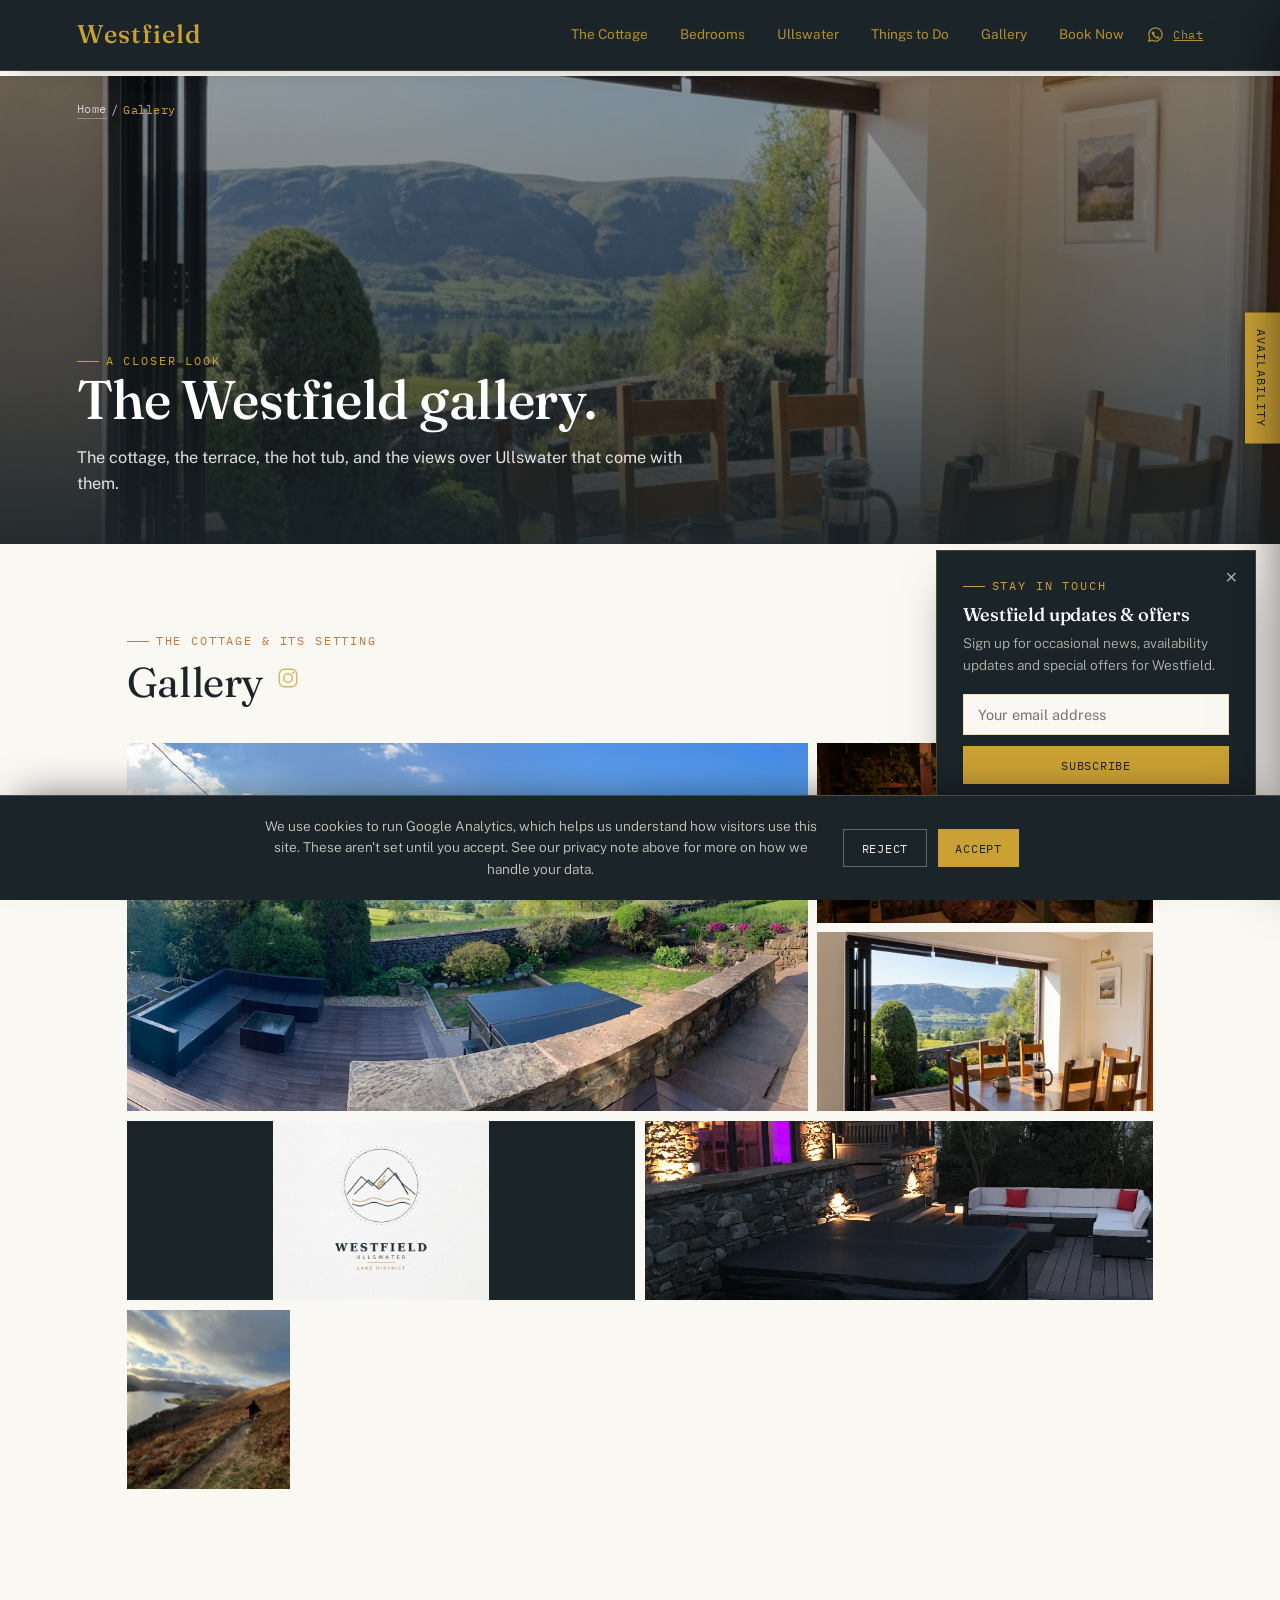
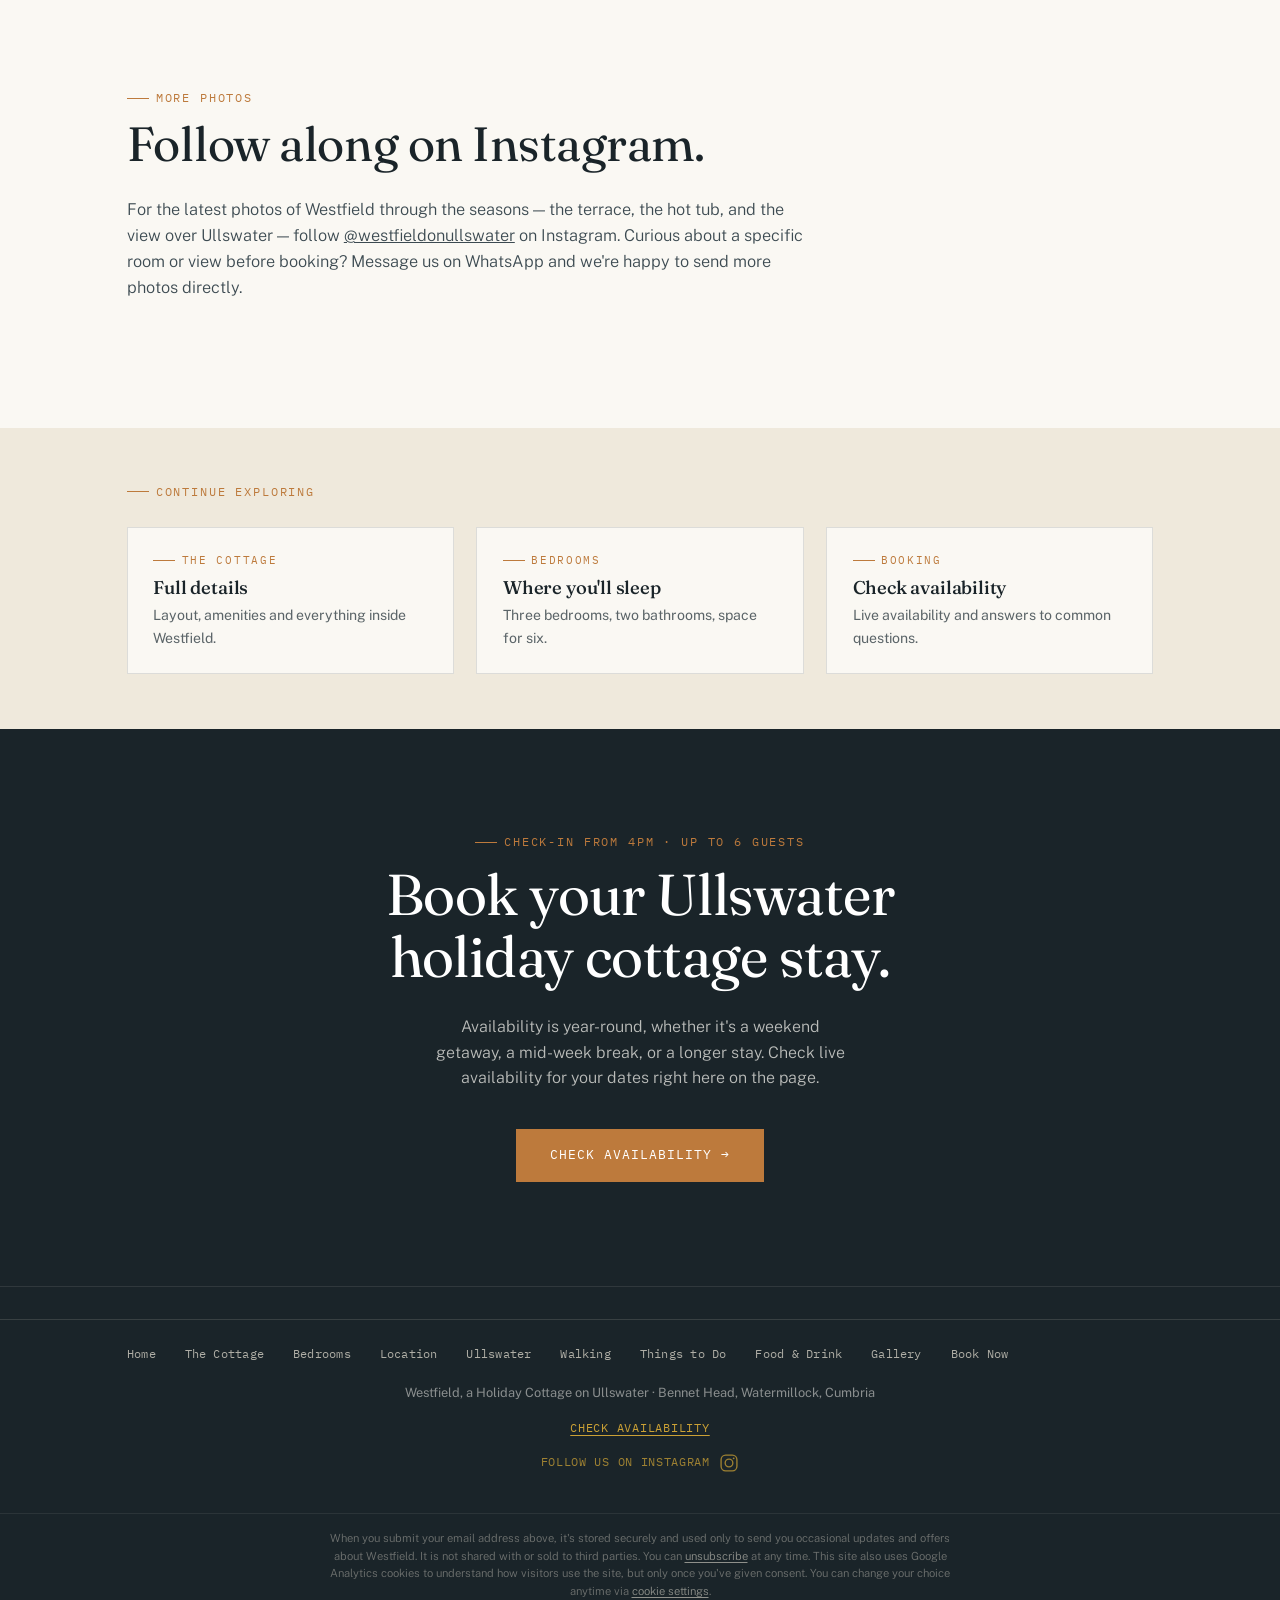
<file: gallery.html>
<!DOCTYPE html>
<html lang="en-GB">
<head>
<meta charset="UTF-8">
<meta name="viewport" content="width=device-width, initial-scale=1.0">
<meta name="theme-color" content="#1a2429">
<title>Gallery · Photos of Westfield Holiday Cottage on Ullswater</title>
<meta name="description" content="Photos of Westfield: the private hot tub and terrace, the cottage interior, and views over Ullswater from Watermillock, Cumbria.">
<meta name="robots" content="index, follow">
<link rel="canonical" href="https://www.staywestfield.uk/gallery.html">
<meta property="og:title" content="Gallery · Photos of Westfield Holiday Cottage on Ullswater">
<meta property="og:description" content="Photos of Westfield: the private hot tub and terrace, the cottage interior, and views over Ullswater from Watermillock, Cumbria.">
<meta property="og:type" content="website">
<meta property="og:url" content="https://www.staywestfield.uk/gallery.html">
<meta property="og:image" content="https://www.staywestfield.uk/images/ullswater_panoramic.jpg">
<meta property="og:locale" content="en_GB">
<meta name="twitter:card" content="summary_large_image">
<link rel="icon" href="images/logo.png">
<link rel="preconnect" href="https://fonts.googleapis.com">
<link rel="preconnect" href="https://fonts.gstatic.com" crossorigin>
<link href="https://fonts.googleapis.com/css2?family=Fraunces:opsz,wght@9..144,300;9..144,400;9..144,500;9..144,600&family=Public+Sans:wght@300;400;500;600&family=IBM+Plex+Mono:wght@400;500&display=swap" rel="stylesheet">
<style>
  :root{
    --slate:#25333a;
    --slate-deep:#1a2429;
    --lake:#4e7a8c;
    --moss:#5f6f47;
    --stone:#efe9dc;
    --amber:#bd7a3c;
    --gold:#cba135;
    --off-white:#faf8f3;
    --line: rgba(37,51,58,0.14);
    --max: 1180px;
  }
  *{box-sizing:border-box; margin:0; padding:0;}
  html, body{max-width:100%; overflow-x:hidden;}
  html{scroll-behavior:smooth;}
  body{
    background:var(--off-white);
    color:var(--slate-deep);
    font-family:'Public Sans', sans-serif;
    font-weight:400;
    line-height:1.6;
    -webkit-font-smoothing:antialiased;
  }
  @media (prefers-reduced-motion: reduce){
    html{scroll-behavior:auto;}
    *{animation-duration:0.01ms !important; animation-iteration-count:1 !important; transition-duration:0.01ms !important;}
  }
  a{color:inherit;}
  img{display:block; width:100%; height:100%; object-fit:cover;}
  h1,h2,h3{font-family:'Fraunces', serif; font-weight:500; letter-spacing:-0.01em; line-height:1.08;}
  .eyebrow{
    font-family:'IBM Plex Mono', monospace;
    font-size:0.72rem;
    letter-spacing:0.16em;
    text-transform:uppercase;
    color:var(--amber);
    display:flex;
    align-items:center;
    gap:0.6em;
  }
  .eyebrow::before{content:""; width:22px; height:1px; background:var(--amber); display:inline-block;}
  .wrap{max-width:var(--max); margin:0 auto; padding:0 6vw;}

  .contours{position:absolute; inset:0; pointer-events:none; opacity:0.5;}
  .contours svg{width:100%; height:100%;}

  header{
    position:fixed; top:0; left:0; right:0; z-index:50;
    display:flex; justify-content:space-between; align-items:center;
    padding:1.2rem 6vw;
    background:var(--slate-deep);
    border-bottom:1px solid rgba(212,175,55,0.18);
    box-shadow:0 8px 24px -18px rgba(0,0,0,0.6);
  }
  header .mark{
    font-family:'Fraunces', serif; font-weight:500; font-size:1.6rem; letter-spacing:0.04em;
    color:var(--gold);
    line-height:1;
    text-decoration:none;
  }
  header nav{display:flex; gap:2rem; font-size:0.85rem; flex-wrap:nowrap; white-space:nowrap;}
  header nav a{color:var(--gold); text-decoration:none; opacity:0.85; transition:opacity .2s; padding:0.3rem 0;}
  header nav a:hover{opacity:1;}
  header nav a:focus-visible, a:focus-visible, button:focus-visible{
    outline:2px solid var(--gold); outline-offset:3px;
  }
  @media (max-width:1000px) and (min-width:861px){ header nav{gap:1.2rem; font-size:0.78rem;} }
  @media (max-width:860px){ header nav{display:none;} }
  .menu-trigger{
    display:none; background:none; border:none; cursor:pointer;
    color:var(--gold); font-family:'IBM Plex Mono', monospace;
    font-size:0.8rem; letter-spacing:0.08em; text-transform:uppercase;
    padding:0.5rem 0.2rem;
  }
  @media (max-width:860px){ .menu-trigger{display:inline-block;} }

  .mobile-menu{
    position:fixed; inset:0; z-index:95;
    background:var(--slate-deep);
    display:none;
    flex-direction:column;
    padding:1.2rem 6vw 2rem;
  }
  .mobile-menu.is-open{display:flex;}
  .mobile-menu-top{display:flex; justify-content:space-between; align-items:center; margin-bottom:2.5rem;}
  .mobile-menu-close{
    background:none; border:none; cursor:pointer; color:var(--gold);
    font-size:2rem; line-height:1; padding:0.3rem;
  }
  .mobile-menu nav{display:flex; flex-direction:column; gap:0.4rem;}
  .mobile-menu nav a{
    color:var(--stone); text-decoration:none;
    font-family:'Fraunces', serif; font-size:1.7rem; font-weight:400;
    padding:0.7rem 0; border-bottom:1px solid rgba(239,233,220,0.1);
  }
  .mobile-menu-footer{
    margin-top:auto; display:flex; flex-direction:column; gap:1rem;
    padding-top:2rem;
  }
  .mobile-menu-footer a{
    color:var(--gold); text-decoration:none;
    font-family:'IBM Plex Mono', monospace; font-size:0.85rem; letter-spacing:0.04em;
  }
  .header-right{display:flex; align-items:center; gap:1.4rem;}
  .header-whatsapp{
    display:inline-flex; align-items:center; justify-content:center; gap:0.5rem;
    color:var(--gold); opacity:0.85; transition:opacity .2s ease;
  }
  .header-whatsapp:hover{opacity:1;}
  .header-whatsapp-label{
    font-family:'IBM Plex Mono', monospace; font-size:0.78rem;
    letter-spacing:0.04em;
  }

  .hero{
    position:relative;
    height:100svh;
    min-height:560px;
    overflow:hidden;
    color:#fff;
    display:flex;
    align-items:flex-end;
  }
  .hero-media{position:absolute; inset:0; z-index:0; overflow:hidden; background:#efeee9;}
  .hero-img{
    position:absolute; inset:0; width:100%; height:100%;
    object-fit:cover;
    filter:saturate(0.95) brightness(0.8);
    transform:scale(1);
    opacity:0;
    transition:opacity 3.8s ease;
  }
  .hero-img-a{opacity:1; z-index:1; transform:scale(1);}
  .hero-img-a.is-fading{opacity:0;}
  .hero-img-b{z-index:2;}
  .hero-img-b.is-visible{opacity:1;}
  .hero-img.is-zooming{animation:heroZoom 7.5s ease-out forwards;}
  .hero-img-a.is-zooming{animation:heroZoomLogo 2.2s ease-out forwards;}
  @keyframes heroZoom{ from{transform:scale(1);} to{transform:scale(1.3);} }
  @keyframes heroZoomLogo{ from{transform:scale(1);} to{transform:scale(1.15);} }
  .hero-scrim{
    position:absolute; inset:0; z-index:3;
    background:var(--slate-deep);
    opacity:0;
    pointer-events:none;
    transition:opacity .05s linear;
  }
  .hero::after{
    content:"";
    position:absolute; inset:0; z-index:3;
    background:linear-gradient(180deg, rgba(26,36,41,0.15) 0%, rgba(26,36,41,0.05) 35%, rgba(26,36,41,0.85) 100%);
  }
  .hero-content{
    position:relative; z-index:4; padding:0 6vw 4.5rem; width:100%;
    opacity:0; transform:translateY(48px);
    transition:opacity 2.2s ease, transform 2.2s ease;
  }
  .hero-content.is-visible{opacity:1; transform:translateY(0);}
  .hero-content .eyebrow{color:var(--stone); margin-bottom:1.1rem;}
  .hero-content .eyebrow::before{background:var(--stone);}
  .hero h1{
    font-size:clamp(2.6rem, 6.5vw, 5.2rem);
    max-width:16ch;
    font-weight:400;
  }
  .hero h1 em{font-style:italic; color:var(--stone); font-weight:300;}
  .hero-sub{
    max-width:44ch; margin-top:1.2rem; font-size:1.05rem; color:rgba(255,255,255,0.82);
    font-weight:300;
  }
  .hero-facts{
    display:flex; gap:2.2rem; margin-top:2.4rem; flex-wrap:wrap;
    font-family:'IBM Plex Mono', monospace; font-size:0.78rem; letter-spacing:0.05em;
    text-transform:uppercase; color:var(--stone);
  }
  .hero-facts span strong{display:block; font-family:'Fraunces', serif; font-size:1.5rem; color:#fff; letter-spacing:0; text-transform:none; font-weight:400;}

  .scroll-cue{
    position:absolute; bottom:1.6rem; right:6vw; z-index:4;
    writing-mode:vertical-rl; color:rgba(255,255,255,0.6);
    font-family:'IBM Plex Mono', monospace; font-size:0.7rem; letter-spacing:0.14em;
    display:flex; align-items:center; gap:0.6rem;
  }
  .scroll-cue::after{content:""; width:1px; height:40px; background:rgba(255,255,255,0.4);}

  .highlights{
    background:var(--slate-deep); color:var(--stone);
    padding:3.6rem 0; position:relative; overflow:hidden;
  }
  .highlights .wrap{
    display:grid; grid-template-columns:repeat(3,1fr); gap:2.5rem;
    position:relative; z-index:1;
  }
  @media (max-width:820px){ .highlights .wrap{grid-template-columns:1fr;} }
  .h-item{border-left:1px solid rgba(239,233,220,0.25); padding-left:1.4rem;}
  .h-item h3{font-size:1.25rem; color:#fff; margin-bottom:0.5rem; font-weight:400;}
  .h-item p{font-size:0.92rem; color:rgba(239,233,220,0.72); font-weight:300;}

  .about{padding:7rem 0 5rem; position:relative;}
  .about .grid{display:grid; grid-template-columns:0.9fr 1.1fr; gap:5vw; align-items:start;}
  @media (max-width:900px){ .about .grid{grid-template-columns:1fr; gap:2.5rem;} }
  .about h2{font-size:clamp(2rem,4vw,3rem); font-weight:400; margin:0.7rem 0 1.6rem;}
  .about p{color:#3c4a51; max-width:60ch; margin-bottom:1.1rem; font-weight:300; font-size:1.02rem;}
  .about-figure{position:relative; aspect-ratio:4/5; overflow:hidden; border-radius:2px;}
  .about-figure .contours{opacity:0.9; mix-blend-mode:soft-light;}

  .divider{position:relative; height:120px; overflow:hidden; background:var(--stone);}

  .rooms{background:var(--stone); padding:5rem 0 6rem;}
  .rooms-head{display:flex; justify-content:space-between; align-items:flex-end; gap:2rem; margin-bottom:3rem; flex-wrap:wrap;}
  .rooms-head h2{font-size:clamp(1.9rem,3.4vw,2.6rem); font-weight:400;}
  .room-grid{display:grid; grid-template-columns:repeat(3, 1fr); gap:1.4rem;}
  @media (max-width:860px){ .room-grid{grid-template-columns:1fr;} }
  .room-card{
    background:var(--off-white); border:1px solid var(--line); padding:1.9rem 1.7rem;
    display:flex; flex-direction:column; gap:0.7rem;
    transition:transform .35s ease, box-shadow .35s ease;
  }
  .room-card:hover{transform:translateY(-4px); box-shadow:0 18px 34px -22px rgba(26,36,41,0.35);}
  .room-num{font-family:'IBM Plex Mono', monospace; font-size:0.75rem; color:var(--amber); letter-spacing:0.08em;}
  .room-card h3{font-size:1.3rem; font-weight:400;}
  .room-card p{font-size:0.9rem; color:#57646b; font-weight:300;}

  .gallery{padding:5.5rem 0; background:var(--off-white);}
  .gallery-head{margin-bottom:2.4rem;}
  .gallery-title-line{display:flex; align-items:center; gap:0.9rem;}
  .gallery-head h2{font-size:clamp(1.9rem,3.4vw,2.6rem); font-weight:400; margin-top:0.6rem;}
  .g-grid{
    display:grid;
    grid-template-columns:repeat(6, 1fr);
    grid-auto-rows:14vw;
    gap:0.6rem;
  }
  @media (max-width:820px){ .g-grid{grid-template-columns:repeat(2,1fr); grid-auto-rows:38vw;} }
  .g-item{overflow:hidden; position:relative;}
  .g-item img{transition:transform .6s ease;}
  .g-item:hover img{transform:scale(1.06);}
  .g-item.a{grid-column:span 4; grid-row:span 2;}
  .g-item.b{grid-column:span 2; grid-row:span 1;}
  .g-item.c{grid-column:span 2; grid-row:span 1;}
  .g-item.d{grid-column:span 3; grid-row:span 1;}
  .g-item.d img{object-fit:contain; background:var(--slate-deep);}
  .g-item.e{grid-column:span 3; grid-row:span 1;}
  @media (max-width:820px){ .g-item.a,.g-item.b,.g-item.c,.g-item.d,.g-item.e{grid-column:span 1; grid-row:span 1;} }

  .amenities{background:var(--slate); color:var(--stone); padding:6rem 0;}
  .amenities .wrap > .eyebrow{color:var(--stone);}
  .amenities .wrap > .eyebrow::before{background:var(--stone);}
  .amenities h2{font-size:clamp(1.9rem,3.4vw,2.6rem); font-weight:400; margin:0.6rem 0 3rem; max-width:16ch;}
  .amen-grid{
    display:grid; grid-template-columns:repeat(4,1fr); gap:0;
    border-top:1px solid rgba(239,233,220,0.18);
    border-left:1px solid rgba(239,233,220,0.18);
  }
  @media (max-width:820px){ .amen-grid{grid-template-columns:repeat(2,1fr);} }
  .amen-item{
    padding:1.4rem 1.4rem 1.4rem 0;
    border-bottom:1px solid rgba(239,233,220,0.18);
    border-right:1px solid rgba(239,233,220,0.18);
    padding-left:1.4rem;
    font-size:0.95rem; font-weight:300;
    display:flex; align-items:center; min-height:76px;
  }

  .setting{padding:6.5rem 0; position:relative; overflow:hidden;}
  .setting .grid{display:grid; grid-template-columns:1fr 1fr; gap:4vw; align-items:center;}
  @media (max-width:900px){ .setting .grid{grid-template-columns:1fr;} }
  .setting h2{font-size:clamp(1.9rem,3.4vw,2.6rem); font-weight:400; margin:0.7rem 0 1.4rem;}
  .setting p{color:#3c4a51; font-weight:300; margin-bottom:1rem; max-width:52ch;}
  .setting-figure{aspect-ratio:1/1; position:relative; overflow:hidden;}

  .host{background:var(--stone); padding:5rem 0;}
  .host .card{
    display:flex; gap:2rem; align-items:center; background:var(--off-white);
    border:1px solid var(--line); padding:2.4rem; max-width:720px;
  }
  @media (max-width:600px){ .host .card{flex-direction:column; text-align:center;} }
  .host .photo{width:96px; height:96px; border-radius:50%; overflow:hidden; flex-shrink:0;}
  .host h3{font-size:1.3rem; font-weight:500; margin-bottom:0.3rem;}
  .host p{font-size:0.92rem; color:#57646b; font-weight:300;}

  .cta{
    background:var(--slate-deep); color:#fff; padding:6.5rem 0; text-align:center;
    position:relative; overflow:hidden;
  }
  .cta h2{font-size:clamp(2.2rem,5vw,3.6rem); font-weight:400; max-width:16ch; margin:0.8rem auto 1.6rem;}
  .cta p{color:rgba(250,248,243,0.72); max-width:42ch; margin:0 auto 2.4rem; font-weight:300;}
  .btn{
    display:inline-flex; align-items:center; gap:0.6rem;
    background:var(--amber); color:#fff; text-decoration:none;
    padding:1rem 2.1rem; font-family:'IBM Plex Mono', monospace;
    font-size:0.8rem; letter-spacing:0.08em; text-transform:uppercase;
    transition:background .25s ease, transform .25s ease;
  }
  .btn:hover{background:#a8672f; transform:translateY(-2px);}

  .mobile-book-bar{
    display:none;
    position:fixed; left:0; right:0; bottom:0; z-index:70;
    background:var(--slate-deep);
    border-top:1px solid rgba(212,175,55,0.25);
    padding:0.8rem 6vw;
    box-shadow:0 -10px 24px -14px rgba(0,0,0,0.5);
  }
  .mobile-book-bar a{
    display:block; text-align:center;
    background:var(--amber); color:#fff; text-decoration:none;
    padding:0.85rem 1rem; font-family:'IBM Plex Mono', monospace;
    font-size:0.78rem; letter-spacing:0.06em; text-transform:uppercase;
  }
  @media (max-width:640px){
    .mobile-book-bar{display:block;}
    body{padding-bottom:4.2rem;}
  }

  footer{
    background:var(--slate-deep); color:rgba(250,248,243,0.5);
    padding:2rem 0 2.5rem; font-size:0.8rem; text-align:center;
    border-top:1px solid rgba(239,233,220,0.1);
  }
  footer a{text-decoration:underline; text-underline-offset:3px;}
  .footer-inner{
    display:flex; flex-direction:column; align-items:center; justify-content:center; gap:0.9rem;
    flex-wrap:wrap;
  }
  .footer-check-availability{
    color:var(--gold); text-decoration:underline; text-underline-offset:3px;
    font-family:'IBM Plex Mono', monospace; font-size:0.78rem;
    letter-spacing:0.06em; text-transform:uppercase;
  }
  .footer-social{
    color:var(--gold); opacity:0.75; text-decoration:none;
    display:inline-flex; align-items:center; justify-content:center; gap:0.6rem;
    transition:opacity .2s ease;
  }
  .footer-social:hover{opacity:1;}
  .footer-social-label{
    font-family:'IBM Plex Mono', monospace; font-size:0.72rem;
    letter-spacing:0.06em; text-transform:uppercase;
  }

  .privacy-note{
    background:var(--slate-deep);
    border-top:1px solid rgba(239,233,220,0.08);
    padding:1rem 6vw 1.8rem;
    text-align:center;
  }
  .privacy-note p{
    max-width:640px; margin:0 auto;
    font-size:0.7rem; line-height:1.6;
    color:rgba(239,233,220,0.4);
    font-weight:300;
  }
  .privacy-note a{color:rgba(239,233,220,0.55); text-decoration:underline; text-underline-offset:2px;}
  .privacy-note button.privacy-unsub-trigger{
    background:none; border:none; padding:0; margin:0; cursor:pointer;
    font:inherit; color:rgba(239,233,220,0.55);
    text-decoration:underline; text-underline-offset:2px;
  }
  .privacy-note .cookie-settings-trigger{
    background:none; border:none; padding:0; margin:0; cursor:pointer;
    font:inherit; color:rgba(239,233,220,0.55);
    text-decoration:underline; text-underline-offset:2px;
  }

  .cookie-banner{
    position:fixed; left:0; right:0; bottom:0; z-index:100;
    background:var(--slate-deep); color:var(--stone);
    border-top:1px solid rgba(212,175,55,0.3);
    box-shadow:0 -16px 40px -20px rgba(0,0,0,0.6);
    padding:1.2rem 6vw;
    display:none;
    align-items:center; justify-content:center; gap:1.4rem;
    flex-wrap:wrap; text-align:center;
  }
  .cookie-banner.is-visible{display:flex;}
  .cookie-banner p{
    font-size:0.85rem; font-weight:300; max-width:560px;
    color:rgba(239,233,220,0.85); margin:0;
  }
  .cookie-banner a{color:var(--gold); text-decoration:underline; text-underline-offset:2px;}
  .cookie-banner-actions{display:flex; gap:0.7rem; flex-wrap:wrap; justify-content:center;}
  .cookie-banner-actions button{
    border:none; cursor:pointer; font-family:'IBM Plex Mono', monospace;
    font-size:0.75rem; letter-spacing:0.06em; text-transform:uppercase;
    padding:0.65rem 1.1rem; transition:background .2s ease, opacity .2s ease;
  }
  .cookie-accept{background:var(--gold); color:var(--slate-deep);}
  .cookie-accept:hover{background:#e0b64a;}
  .cookie-reject{background:transparent; color:var(--stone); border:1px solid rgba(239,233,220,0.35) !important;}
  .cookie-reject:hover{opacity:0.8;}

  .modal-overlay{
    position:fixed; inset:0; z-index:90;
    background:rgba(20,26,29,0.7);
    display:none; align-items:center; justify-content:center;
    padding:1.5rem;
  }
  .modal-overlay.is-open{display:flex;}
  .modal-box{
    position:relative; width:min(360px, 100%);
    background:var(--slate-deep); color:var(--stone);
    border:1px solid rgba(212,175,55,0.25);
    box-shadow:0 25px 60px -20px rgba(0,0,0,0.6);
    padding:1.9rem 1.7rem 1.7rem;
  }
  .modal-close{
    position:absolute; top:0.7rem; right:0.8rem;
    background:none; border:none; cursor:pointer;
    color:var(--stone); opacity:0.7;
    font-size:1.3rem; line-height:1; padding:0.3rem;
    transition:opacity .2s ease;
  }
  .modal-close:hover{opacity:1;}
  .modal-box h3{font-size:1.1rem; font-weight:500; margin-bottom:0.5rem; color:#fff;}
  .modal-box p{font-size:0.85rem; color:rgba(239,233,220,0.75); font-weight:300; margin-bottom:1.1rem;}
  .modal-form{display:flex; flex-direction:column; gap:0.7rem;}
  .modal-form input[type="email"]{
    width:100%; padding:0.7rem 0.9rem;
    background:var(--off-white); border:1px solid rgba(212,175,55,0.3);
    color:var(--slate-deep); font-family:'Public Sans', sans-serif; font-size:0.9rem;
  }
  .modal-form input[type="email"]:focus-visible{outline:2px solid var(--gold); outline-offset:2px;}
  .modal-form button[type="submit"]{
    background:var(--gold); color:var(--slate-deep); border:none; cursor:pointer;
    padding:0.7rem 1rem; font-family:'IBM Plex Mono', monospace; font-size:0.75rem;
    letter-spacing:0.06em; text-transform:uppercase; transition:background .2s ease;
  }
  .modal-form button[type="submit"]:hover{background:#e0b64a;}
  .modal-success{font-size:0.9rem; color:var(--gold); font-weight:400; display:none;}
  .modal-box.is-submitted .modal-form{display:none;}
  .modal-box.is-submitted .modal-success{display:block;}

  .newsletter-box{
    position:fixed; right:1.5rem; bottom:5.7rem; z-index:80;
    width:min(320px, calc(100vw - 3rem));
    background:var(--slate-deep); color:var(--stone);
    border:1px solid rgba(212,175,55,0.25);
    box-shadow:0 20px 45px -20px rgba(0,0,0,0.55);
    padding:1.6rem 1.6rem 1.5rem;
    opacity:0; transform:translateY(16px) scale(0.98);
    pointer-events:none;
    transition:opacity .4s ease, transform .4s ease;
  }
  .newsletter-box.is-visible{opacity:1; transform:translateY(0) scale(1); pointer-events:auto;}
  .newsletter-close{
    position:absolute; top:0.7rem; right:0.8rem;
    background:none; border:none; cursor:pointer;
    color:var(--stone); opacity:0.7;
    font-size:1.3rem; line-height:1; padding:0.3rem;
    transition:opacity .2s ease;
  }
  .newsletter-close:hover{opacity:1;}
  .newsletter-box .eyebrow{color:var(--gold); margin-bottom:0.6rem;}
  .newsletter-box .eyebrow::before{background:var(--gold);}
  .newsletter-box h3{font-size:1.15rem; font-weight:500; margin-bottom:0.5rem; color:#fff;}
  .newsletter-box p{font-size:0.85rem; color:rgba(239,233,220,0.75); font-weight:300; margin-bottom:1.1rem;}
  .newsletter-form{display:flex; flex-direction:column; gap:0.7rem;}
  .newsletter-form input[type="email"]{
    width:100%; padding:0.7rem 0.9rem;
    background:var(--off-white); border:1px solid rgba(212,175,55,0.3);
    color:var(--slate-deep); font-family:'Public Sans', sans-serif; font-size:0.9rem;
  }
  .newsletter-form input[type="email"]:focus-visible{outline:2px solid var(--gold); outline-offset:2px;}
  .newsletter-form button{
    background:var(--gold); color:var(--slate-deep); border:none; cursor:pointer;
    padding:0.7rem 1rem; font-family:'IBM Plex Mono', monospace; font-size:0.75rem;
    letter-spacing:0.06em; text-transform:uppercase; transition:background .2s ease;
  }
  .newsletter-form button:hover{background:#e0b64a;}
  .newsletter-success{font-size:0.9rem; color:var(--gold); font-weight:400; display:none;}
  .newsletter-box.is-submitted .newsletter-form{display:none;}
  .newsletter-box.is-submitted .newsletter-success{display:block;}
  @media (max-width:600px){ .newsletter-box{right:1rem; bottom:5.2rem; left:1rem; width:auto;} }

  .chat-bubble{
    position:fixed; right:1.5rem; bottom:1.5rem; z-index:78;
    display:flex; align-items:center; gap:0.7rem;
    text-decoration:none;
    opacity:0; transform:translateY(16px) scale(0.95);
    pointer-events:none;
    transition:opacity .4s ease, transform .4s ease;
  }
  .chat-bubble.is-visible{opacity:1; transform:translateY(0) scale(1); pointer-events:auto;}

  .availability-tab{
    position:fixed; top:42%; right:0; z-index:82;
    transform:translateY(-50%);
    background:var(--gold); color:var(--slate-deep);
    border:none; cursor:pointer;
    padding:1rem 0.6rem;
    font-family:'IBM Plex Mono', monospace; font-size:0.78rem;
    letter-spacing:0.1em; text-transform:uppercase;
    writing-mode:vertical-rl; text-orientation:mixed;
    box-shadow:-6px 0 18px -8px rgba(0,0,0,0.4);
    transition:background .2s ease;
  }
  .availability-tab:hover{background:#e0b64a;}

  .availability-backdrop{
    position:fixed; inset:0; z-index:83;
    background:rgba(20,26,29,0.55);
    opacity:0; pointer-events:none;
    transition:opacity .3s ease;
  }
  .availability-backdrop.is-open{opacity:1; pointer-events:auto;}

  .availability-panel{
    position:fixed; top:0; right:0; bottom:0; z-index:84;
    width:min(440px, 92vw);
    background:var(--off-white);
    box-shadow:-20px 0 50px -20px rgba(0,0,0,0.55);
    transform:translateX(100%);
    transition:transform .4s ease;
    display:flex; flex-direction:column;
    overflow-y:auto;
  }
  .availability-panel.is-open{transform:translateX(0);}
  .availability-panel-header{
    display:flex; justify-content:space-between; align-items:center;
    padding:1.2rem 1.4rem;
    background:var(--slate-deep); color:#fff;
    position:sticky; top:0; z-index:1;
  }
  .availability-panel-header h3{
    font-family:'Fraunces', serif; font-size:1.15rem; font-weight:500; color:var(--gold);
  }
  .availability-panel-close{
    background:none; border:none; cursor:pointer; color:var(--stone);
    font-size:1.6rem; line-height:1; padding:0.2rem 0.5rem;
  }
  .availability-panel-body{padding:1.3rem 1.4rem 2rem;}
  @media (max-width:600px){
    .availability-tab{padding:0.85rem 0.5rem; font-size:0.72rem;}
  }
  .chat-greeting{
    background:var(--slate-deep); color:var(--stone);
    border:1px solid rgba(212,175,55,0.3);
    padding:0.65rem 0.9rem;
    font-size:0.78rem; line-height:1.4; font-weight:300;
    max-width:190px;
    box-shadow:0 14px 30px -14px rgba(0,0,0,0.55);
  }
  .chat-avatar-wrap{position:relative; width:60px; height:60px; flex-shrink:0;}
  .chat-bubble-avatar{
    position:absolute; inset:0; border-radius:50%; overflow:hidden;
    border:2px solid var(--gold);
    background:var(--slate-deep);
  }
  .chat-bubble-avatar img{width:100%; height:100%; object-fit:cover;}
  .chat-bubble-badge{
    position:absolute; bottom:-3px; right:-3px;
    width:24px; height:24px; border-radius:50%;
    background:var(--gold); color:var(--slate-deep);
    display:flex; align-items:center; justify-content:center;
    border:2px solid var(--slate-deep);
  }
  @media (max-width:600px){
    .chat-bubble{right:1rem; bottom:1rem;}
    .chat-greeting{max-width:150px; font-size:0.72rem; padding:0.55rem 0.75rem;}
  }
  @media (max-width:640px){
    .chat-bubble{bottom:4.6rem;}
    .newsletter-box{bottom:8.8rem;}
  }

  .reveal{opacity:0; transform:translateY(18px); transition:opacity .8s ease, transform .8s ease;}
  .reveal.in{opacity:1; transform:translateY(0);}

  /* ============================================================
     RESPONSIVE MOBILE LAYOUT
     Optimised for phones from 320px through 760px.
     ============================================================ */
  @media (max-width:760px){
    html{font-size:100%;}
    body{
      background:#e6dfcd;
      overflow-x:hidden;
      padding-bottom:4.8rem;
    }

    header{
      padding:0.85rem 5vw;
      min-height:58px;
    }
    header .mark{font-size:1.35rem;}
    .header-right{gap:0.9rem;}
    .header-whatsapp{gap:0;}
    .header-whatsapp-label{display:none;}
    .header-whatsapp svg{width:21px;height:21px;}
    .menu-trigger{font-size:0.72rem;padding:0.55rem 0.1rem;}

    .mobile-menu{
      padding:1rem 7vw 1.5rem;
      overflow-y:auto;
    }
    .mobile-menu-top{margin-bottom:1.4rem;}
    .mobile-menu nav{gap:0;}
    .mobile-menu nav a{
      font-size:1.45rem;
      padding:0.62rem 0;
    }
    .mobile-menu-footer{gap:0.8rem;padding-top:1.5rem;}
    .mobile-menu-footer a{font-size:0.75rem;}

    .hero{
      height:82svh;
      min-height:560px;
      max-height:760px;
    }
    .hero-content{
      padding:0 7vw 3.2rem;
    }
    .hero-content .eyebrow{
      font-size:0.62rem;
      letter-spacing:0.12em;
      margin-bottom:0.8rem;
    }
    .hero-content .eyebrow::before{width:16px;}
    .hero h1{
      font-size:clamp(2.25rem,10.5vw,3.55rem);
      line-height:1.03;
      max-width:14ch;
    }
    .hero-sub{
      margin-top:1rem;
      font-size:0.92rem;
      line-height:1.5;
      max-width:42ch;
    }
    .hero-facts{
      gap:1rem 1.25rem;
      margin-top:1.6rem;
      font-size:0.63rem;
    }
    .hero-facts span{min-width:58px;}
    .hero-facts span strong{font-size:1.3rem;}
    .scroll-cue{display:none;}

    .highlights, .about, .rooms, .gallery, .amenities, .setting, .host, .cta{
      margin:0 0.65rem 0.9rem;
      border-radius:18px;
      overflow:hidden;
      box-shadow:0 14px 30px -22px rgba(26,36,41,0.45);
    }
    .highlights{margin-top:0.9rem;padding:2.4rem 0;}
    .highlights .wrap{gap:1.8rem;}
    .h-item{padding-left:1rem;}
    .h-item h3{font-size:1.12rem;}
    .h-item p{font-size:0.86rem;line-height:1.55;}

    .wrap{
      width:100%;
      max-width:none;
      padding:0 6.5vw;
    }
    .about{padding:3.2rem 0 3rem;}
    .about .grid{gap:2rem;}
    .about h2{
      font-size:clamp(1.85rem,8vw,2.35rem);
      line-height:1.08;
      margin:0.55rem 0 1.15rem;
    }
    .about p{font-size:0.94rem;line-height:1.62;margin-bottom:0.9rem;}
    .about-figure{aspect-ratio:4/3;border-radius:10px;}

    .rooms{padding:3.2rem 0 3.4rem;}
    .rooms-head{margin-bottom:1.8rem;gap:1rem;}
    .rooms-head h2{
      font-size:clamp(1.8rem,7.5vw,2.3rem);
      line-height:1.08;
    }
    .room-grid{grid-template-columns:1fr;gap:0.8rem;}
    .room-card{
      padding:1.35rem 1.25rem;
      gap:0.55rem;
      border-radius:10px;
    }
    .room-num{font-size:0.67rem;}
    .room-card h3{font-size:1.18rem;}
    .room-card p{font-size:0.86rem;line-height:1.55;}

    .gallery{padding:3.2rem 0 3.4rem;}
    .gallery-head{margin-bottom:1.5rem;}
    .gallery-title-row{display:block;}
    .gallery-title-line{gap:0.65rem;}
    .gallery-head h2{
      font-size:clamp(1.85rem,7.5vw,2.3rem);
      margin-top:0.45rem;
    }
    .g-grid{
      grid-template-columns:1fr;
      grid-auto-rows:auto;
      gap:0.65rem;
    }
    .g-item.a,.g-item.b,.g-item.c,.g-item.d,.g-item.e{
      grid-column:span 1;
      grid-row:span 1;
      aspect-ratio:4/3;
    }
    .g-item.a{aspect-ratio:16/10;}
    .g-item.d img{object-fit:cover;}

    .amenities{padding:3.4rem 0;}
    .amenities h2{
      font-size:clamp(1.8rem,7.5vw,2.3rem);
      margin:0.55rem 0 1.8rem;
      line-height:1.08;
    }
    .amen-grid{grid-template-columns:1fr;}
    .amen-item{
      min-height:58px;
      padding:0.85rem 1rem;
      font-size:0.88rem;
    }

    .setting{padding:3.4rem 0;}
    .setting .grid{gap:1.8rem;}
    .setting-figure{aspect-ratio:4/3;border-radius:10px;}
    .setting h2{
      font-size:clamp(1.8rem,7.5vw,2.3rem);
      margin:0.55rem 0 1rem;
    }
    .setting p{font-size:0.94rem;line-height:1.6;}

    .host{padding:3.2rem 0;}
    .host .card{
      padding:1.6rem 1.3rem;
      gap:1rem;
      border-radius:10px;
    }
    .host .photo{width:84px;height:84px;}
    .host h3{font-size:1.2rem;}
    .host p{font-size:0.86rem;line-height:1.55;}

    .cta{padding:3.8rem 0 4rem;}
    .cta .eyebrow{font-size:0.61rem;}
    .cta h2{
      font-size:clamp(2rem,9vw,2.8rem);
      line-height:1.05;
      margin:0.65rem auto 1.15rem;
    }
    .cta p{font-size:0.9rem;line-height:1.55;margin-bottom:1.6rem;}
    .btn{
      width:100%;
      justify-content:center;
      padding:0.95rem 1rem;
      font-size:0.72rem;
    }

    footer{padding:1.7rem 0 2rem;font-size:0.72rem;}
    .footer-inner{gap:0.8rem;}
    .footer-inner span{line-height:1.6;}
    .footer-social-label{font-size:0.66rem;}
    .privacy-note{padding:0.9rem 6vw 1.5rem;}
    .privacy-note p{font-size:0.64rem;}

    .newsletter-box{
      left:0.75rem;
      right:0.75rem;
      bottom:5.25rem;
      width:auto;
      padding:1.25rem 1.2rem 1.15rem;
    }
    .newsletter-box h3{font-size:1.05rem;}
    .newsletter-box p{font-size:0.78rem;margin-bottom:0.9rem;}
    .newsletter-form{gap:0.55rem;}

    .chat-bubble{
      right:0.8rem;
      bottom:4.9rem;
    }
    .chat-greeting{
      max-width:145px;
      font-size:0.68rem;
      padding:0.5rem 0.65rem;
    }
    .chat-avatar-wrap{width:54px;height:54px;}
    .chat-bubble-badge{width:22px;height:22px;}

    .reveal{
      transform:translateY(28px);
      transition:opacity .7s ease, transform .7s ease;
    }
    .reveal.in{transform:translateY(0);}
  }

  @media (max-width:390px){
    .hero{height:84svh;min-height:540px;}
    .hero-content{padding-left:6.5vw;padding-right:6.5vw;padding-bottom:2.7rem;}
    .hero h1{font-size:clamp(2.05rem,10.2vw,2.75rem);}
    .hero-sub{font-size:0.88rem;}
    .hero-facts{gap:0.8rem 0.9rem;font-size:0.59rem;}
    .hero-facts span{min-width:52px;}
    .hero-facts span strong{font-size:1.2rem;}
    .wrap{padding-left:6vw;padding-right:6vw;}
    .highlights, .about, .rooms, .gallery, .amenities, .setting, .host, .cta{
      margin-left:0.5rem;
      margin-right:0.5rem;
    }
    .room-card{padding:1.2rem 1.1rem;}
    .amen-item{font-size:0.84rem;}
    .chat-greeting{display:none;}
  }

  @media (min-width:761px) and (max-width:900px){
    .wrap{padding-left:5vw;padding-right:5vw;}
    header{padding-left:5vw;padding-right:5vw;}
  }

  @media (hover:none){
    .room-card:hover,
    .g-item:hover img,
    .btn:hover{transform:none;box-shadow:none;}
  }

  /* ============================================
     Added for multi-page SEO build-out (subpages)
     ============================================ */

  .subhero{
    position:relative;
    height:52vh;
    min-height:380px;
    max-height:560px;
    overflow:hidden;
    color:#fff;
    margin-top:76px;
  }
  .subhero-media{position:absolute; inset:0; z-index:0; overflow:hidden; background:#1a2429;}
  .subhero-media img{
    position:absolute; inset:0; width:100%; height:100%; object-fit:cover;
    filter:saturate(0.95) brightness(0.72);
  }
  .subhero-scrim{
    position:absolute; inset:0; z-index:1;
    background:linear-gradient(180deg, rgba(26,36,41,0.15) 0%, rgba(26,36,41,0.55) 65%, rgba(26,36,41,0.88) 100%);
  }
  .subhero-content{position:absolute; left:0; right:0; bottom:0; z-index:2; padding:0 6vw 3rem;}
  .subhero-content .eyebrow{color:var(--gold);}
  .subhero-content .eyebrow::before{background:var(--gold);}
  .subhero-content h1{font-size:clamp(2rem, 5vw, 3.4rem); color:#fff; max-width:820px;}
  .subhero-content p{font-size:1.02rem; color:rgba(255,255,255,0.86); max-width:640px; margin-top:0.9rem;}

  .breadcrumb{
    position:relative; z-index:2;
    display:flex; flex-wrap:wrap; align-items:center; gap:0.4em;
    font-family:'IBM Plex Mono', monospace; font-size:0.72rem; letter-spacing:0.04em;
    color:rgba(255,255,255,0.75);
    padding:1.5rem 6vw 0;
  }
  .breadcrumb a{color:rgba(255,255,255,0.75); text-decoration:none; border-bottom:1px solid rgba(255,255,255,0.3);}
  .breadcrumb a:hover{color:#fff; border-color:#fff;}
  .breadcrumb span[aria-current]{color:var(--gold);}

  .section-intro{max-width:760px; margin:0 auto 3rem;}
  .section-intro.left{margin:0 0 3rem;}

  .prose p{margin-bottom:1.05rem; max-width:68ch;}
  .prose p:last-child{margin-bottom:0;}

  .link-list{list-style:none; margin:1.2rem 0; padding:0;}
  .link-list li{
    padding:0.55rem 0; border-bottom:1px solid var(--line);
    display:flex; justify-content:space-between; gap:1rem; align-items:baseline;
  }
  .link-list li:first-child{border-top:1px solid var(--line);}
  .link-list a{text-decoration:underline; text-decoration-color:rgba(37,51,58,0.35); text-underline-offset:3px;}
  .link-list a:hover{text-decoration-color:currentColor;}

  .resource-grid{
    display:grid; grid-template-columns:repeat(auto-fit, minmax(240px,1fr));
    gap:1px; background:var(--line); border:1px solid var(--line); margin-top:1.5rem;
  }
  .resource-card{background:var(--off-white); padding:1.6rem 1.7rem;}
  .resource-card .r-cat{
    font-family:'IBM Plex Mono', monospace; font-size:0.68rem; letter-spacing:0.1em; text-transform:uppercase;
    color:var(--amber);
  }
  .resource-card h4{font-family:'Fraunces', serif; font-weight:500; font-size:1.15rem; margin:0.5rem 0 0.5rem;}
  .resource-card p{font-size:0.92rem; color:rgba(37,51,58,0.8); margin-bottom:0.8rem;}
  .resource-card a.ext-link{
    font-family:'IBM Plex Mono', monospace; font-size:0.76rem; letter-spacing:0.02em;
    color:var(--lake); text-decoration:none; border-bottom:1px solid rgba(78,122,140,0.4);
  }
  .resource-card a.ext-link:hover{border-color:var(--lake);}

  .faq{max-width:760px;}
  .faq details{
    border-bottom:1px solid var(--line);
    padding:1.1rem 0;
  }
  .faq details:first-child{border-top:1px solid var(--line);}
  .faq summary{
    font-family:'Fraunces', serif; font-size:1.08rem; font-weight:500;
    cursor:pointer; list-style:none; display:flex; justify-content:space-between; align-items:center; gap:1rem;
  }
  .faq summary::-webkit-details-marker{display:none;}
  .faq summary::after{
    content:"+"; font-family:'IBM Plex Mono', monospace; font-size:1.2rem; color:var(--amber);
    flex-shrink:0; transition:transform .2s ease;
  }
  .faq details[open] summary::after{content:"\2212";}
  .faq details p{margin-top:0.8rem; color:rgba(37,51,58,0.82); max-width:64ch;}

  .page-links-out{
    display:flex; flex-wrap:wrap; gap:0.9rem 1.6rem; margin-top:1.8rem;
  }
  .page-links-out a{
    font-family:'IBM Plex Mono', monospace; font-size:0.78rem; letter-spacing:0.03em;
    color:var(--slate-deep); text-decoration:none; padding-bottom:0.2rem;
    border-bottom:1px solid var(--amber);
  }
  .page-links-out a:hover{color:var(--amber);}

  .explore-more{background:var(--stone); padding:3.4rem 0;}
  .explore-more .wrap > .eyebrow{margin-bottom:1rem;}
  .explore-grid{
    display:grid; grid-template-columns:repeat(auto-fit, minmax(220px,1fr));
    gap:1.4rem; margin-top:1.6rem;
  }
  .explore-card{
    display:block; text-decoration:none; color:inherit;
    background:var(--off-white); border:1px solid var(--line); padding:1.5rem 1.6rem;
    transition:border-color .2s ease, transform .2s ease;
  }
  .explore-card:hover{border-color:var(--amber); transform:translateY(-2px);}
  .explore-card .eyebrow{font-size:0.66rem; margin-bottom:0.6rem;}
  .explore-card h3{font-size:1.15rem; margin-bottom:0.4rem;}
  .explore-card p{font-size:0.88rem; color:rgba(37,51,58,0.75);}

  .table-wrap{overflow-x:auto; margin:1.6rem 0;}
  table.simple-table{border-collapse:collapse; width:100%; min-width:480px; font-size:0.92rem;}
  table.simple-table th, table.simple-table td{
    text-align:left; padding:0.7rem 1rem; border-bottom:1px solid var(--line);
  }
  table.simple-table th{
    font-family:'IBM Plex Mono', monospace; font-size:0.7rem; letter-spacing:0.06em; text-transform:uppercase;
    color:var(--amber); font-weight:500;
  }

  .footer-sitemap{
    border-top:1px solid rgba(239,233,220,0.14);
  }
  .footer-sitemap .wrap{
    display:flex; flex-wrap:wrap; gap:0.5rem 1.8rem;
    padding:1.6rem 6vw 1.2rem;
    font-family:'IBM Plex Mono', monospace; font-size:0.74rem; letter-spacing:0.02em;
  }
  .footer-sitemap a{color:rgba(239,233,220,0.7); text-decoration:none;}
  .footer-sitemap a:hover{color:var(--gold);}

  @media (max-width:700px){
    .subhero{height:42vh; min-height:300px;}
    .breadcrumb{padding-top:1.1rem;}
  }

</style>
<script type="application/ld+json">
{
  "@context": "https://schema.org",
  "@type": "BreadcrumbList",
  "itemListElement": [
    { "@type": "ListItem", "position": 1, "name": "Home", "item": "https://www.staywestfield.uk/" },
    { "@type": "ListItem", "position": 2, "name": "Gallery", "item": "https://www.staywestfield.uk/gallery.html" }
  ]
}
</script>

</head>
<body>

<header>
  <a href="index.html" class="mark">Westfield</a>
  <div class="header-right">
    <nav id="siteNav">
      <a href="cottage.html">The Cottage</a>
      <a href="bedrooms.html">Bedrooms</a>
      <a href="ullswater.html">Ullswater</a>
      <a href="things-to-do.html">Things to Do</a>
      <a href="gallery.html" aria-current="page">Gallery</a>
      <a href="booking.html">Book Now</a>
    </nav>
    <a href="https://wa.me/447554334030?text=Hi%20I%20would%20like%20to%20connect%20regarding%20Westfield%20On%20Ullswater" target="_blank" rel="noopener" class="header-whatsapp" aria-label="Message us on WhatsApp">
      <svg viewBox="0 0 24 24" width="19" height="19" fill="none" stroke="currentColor" stroke-width="1.6" aria-hidden="true">
        <path d="M12 3.5a8.4 8.4 0 0 0-7.2 12.7L3.5 20.5l4.4-1.3A8.4 8.4 0 1 0 12 3.5z"/>
        <path d="M8.7 8.9c.2-.5.4-.5.6-.5h.5c.2 0 .4 0 .5.4.2.5.6 1.5.6 1.6.1.1.1.3 0 .4-.1.2-.1.3-.2.4l-.4.4c-.1.1-.2.2-.1.4.2.3.7 1.1 1.5 1.8.9.8 1.6 1 1.9 1.2.2.1.3.1.4 0l.6-.7c.2-.2.3-.2.5-.1l1.4.7c.2.1.3.1.4.3 0 .1 0 .8-.3 1.2-.3.4-1.1.9-1.9.9-1 0-2.6-.4-4.2-2-1.7-1.6-2.6-3.5-2.7-3.8-.1-.3-.6-1.1-.6-1.9 0-.8.4-1.2.5-1.4z" fill="currentColor" stroke="none"/>
      </svg>
      <span class="header-whatsapp-label">Chat</span>
    </a>
    <button class="menu-trigger" id="menuTrigger" aria-expanded="false" aria-controls="mobileMenu">Menu</button>
  </div>
</header>

<div class="mobile-menu" id="mobileMenu">
  <div class="mobile-menu-top">
    <a href="index.html" class="mark">Westfield</a>
    <button class="mobile-menu-close" id="mobileMenuClose" aria-label="Close menu">&times;</button>
  </div>
  <nav>
    <a href="index.html">Home</a>
    <a href="cottage.html">The Cottage</a>
    <a href="bedrooms.html">Bedrooms</a>
    <a href="location.html">Location</a>
    <a href="ullswater.html">Ullswater</a>
    <a href="walking.html">Walking</a>
    <a href="things-to-do.html">Things to Do</a>
    <a href="food-drink.html">Food &amp; Drink</a>
    <a href="gallery.html">Gallery</a>
    <a href="booking.html">Book Now</a>
  </nav>
  <div class="mobile-menu-footer">
    <a href="https://wa.me/447554334030?text=Hi%20I%20would%20like%20to%20connect%20regarding%20Westfield%20On%20Ullswater" target="_blank" rel="noopener">Chat on WhatsApp</a>
    <a href="https://www.instagram.com/westfieldonullswater/?utm_source=ig_web_button_share_sheet" target="_blank" rel="noopener">Follow us on Instagram</a>
    <a href="#" class="open-availability">Check Availability</a>
  </div>
</div>

<section class="subhero">
  <div class="subhero-media"><img src="images/dining_view.jpg" alt="Interior view of Westfield holiday cottage, Watermillock" loading="eager" fetchpriority="high" decoding="async"></div>
  <div class="subhero-scrim"></div>
  <nav class="breadcrumb" aria-label="Breadcrumb">
    <a href="index.html">Home</a><span>/</span><span aria-current="page">Gallery</span>
  </nav>
  <div class="subhero-content">
    <div class="eyebrow">A closer look</div>
    <h1>The Westfield gallery.</h1>
    <p>The cottage, the terrace, the hot tub, and the views over Ullswater that come with them.</p>
  </div>
</section>

<section class="gallery" id="gallery">
  <div class="wrap">
    <div class="gallery-head reveal">
      <div class="gallery-title-row">
        <div class="eyebrow">The cottage &amp; its setting</div>
        <div class="gallery-title-line">
          <h2>Gallery</h2>
          <a href="https://www.instagram.com/westfieldonullswater/?utm_source=ig_web_button_share_sheet" target="_blank" rel="noopener" class="footer-social" aria-label="Westfield on Instagram">
            <svg viewBox="0 0 24 24" width="22" height="22" fill="none" stroke="currentColor" stroke-width="1.6" aria-hidden="true">
              <rect x="2.5" y="2.5" width="19" height="19" rx="5.5"/>
              <circle cx="12" cy="12" r="4.6"/>
              <circle cx="17.6" cy="6.4" r="1.1" fill="currentColor" stroke="none"/>
            </svg>
          </a>
        </div>
      </div>
    </div>
    <div class="g-grid">
      <div class="g-item a reveal"><img src="images/ullswater_panoramic.jpg" alt="Panoramic view of Ullswater from near Westfield holiday cottage" loading="lazy" decoding="async"></div>
      <div class="g-item b reveal"><img src="images/w_dog_bench.jpg" alt="Interior detail of Westfield holiday cottage near Ullswater" loading="lazy" decoding="async"></div>
      <div class="g-item c reveal"><img src="images/dining_view.jpg" alt="Kitchen and dining area at Westfield with views of Ullswater" loading="lazy" decoding="async"></div>
      <div class="g-item d reveal"><img src="images/logo.JPG" alt="Westfield holiday cottage terrace with views towards Ullswater" loading="lazy" decoding="async"></div>
      <div class="g-item e reveal"><img src="images/hot_tub_deck.jpg" alt="Private hot tub on the terrace at Westfield holiday cottage" loading="lazy" decoding="async"></div>
      <div class="g-item reveal"><img src="images/views_around_westfield.jpeg" alt="View of the fells around Ullswater from Westfield, Watermillock" loading="lazy" decoding="async"></div>
      <div class="g-item reveal"><img src="images/front_bedroom_neutral.jpg" alt="Bedroom at Westfield holiday cottage, Watermillock, near Ullswater" loading="lazy" decoding="async"></div>
      <div class="g-item reveal"><img src="images/front_door.jpg" alt="Front door of Westfield holiday cottage, Watermillock" loading="lazy" decoding="async"></div>
      <div class="g-item reveal"><img src="images/tub_field.jpg" alt="Hot tub with views over the fields near Westfield, Watermillock" loading="lazy" decoding="async"></div>
      <div class="g-item reveal"><img src="images/westfield_over_field.jpg" alt="Westfield holiday cottage viewed across the fields, Watermillock" loading="lazy" decoding="async"></div>
      <div class="g-item reveal"><img src="images/westfield_front.jpg" alt="Front of Westfield holiday cottage, Bennet Head, Watermillock" loading="lazy" decoding="async"></div>
    </div>
  </div>
</section>

<section class="about">
  <div class="wrap">
    <div class="reveal section-intro left">
      <div class="eyebrow">More photos</div>
      <h2>Follow along on Instagram.</h2>
      <div class="prose">
        <p>For the latest photos of Westfield through the seasons — the terrace, the hot tub, and the view over Ullswater — follow <a href="https://www.instagram.com/westfieldonullswater/?utm_source=ig_web_button_share_sheet" target="_blank" rel="noopener">@westfieldonullswater</a> on Instagram. Curious about a specific room or view before booking? Message us on WhatsApp and we're happy to send more photos directly.</p>
      </div>
    </div>
  </div>
</section>
<section class="explore-more">
  <div class="wrap">
    <div class="eyebrow">Continue exploring</div>
    <div class="explore-grid">
      <a class="explore-card reveal" href="cottage.html">
        <div class="eyebrow">The Cottage</div>
        <h3>Full details</h3>
        <p>Layout, amenities and everything inside Westfield.</p>
      </a>
      <a class="explore-card reveal" href="bedrooms.html">
        <div class="eyebrow">Bedrooms</div>
        <h3>Where you'll sleep</h3>
        <p>Three bedrooms, two bathrooms, space for six.</p>
      </a>
      <a class="explore-card reveal" href="booking.html">
        <div class="eyebrow">Booking</div>
        <h3>Check availability</h3>
        <p>Live availability and answers to common questions.</p>
      </a>
    </div>
  </div>
</section><section class="cta" id="book">
  <div class="wrap">
    <div class="eyebrow" style="justify-content:center;">Check-in from 4pm · Up to 6 guests</div>
    <h2>Book your Ullswater holiday cottage stay.</h2>
    <p>Availability is year-round, whether it's a weekend getaway, a mid-week break, or a longer stay. Check live availability for your dates right here on the page.</p>
    <a class="btn open-availability" href="#">Check Availability →</a>
  </div>
</section>

<footer>
  <nav class="footer-sitemap" aria-label="Site pages">
    <div class="wrap">
      <a href="index.html">Home</a>
      <a href="cottage.html">The Cottage</a>
      <a href="bedrooms.html">Bedrooms</a>
      <a href="location.html">Location</a>
      <a href="ullswater.html">Ullswater</a>
      <a href="walking.html">Walking</a>
      <a href="things-to-do.html">Things to Do</a>
      <a href="food-drink.html">Food &amp; Drink</a>
      <a href="gallery.html">Gallery</a>
      <a href="booking.html">Book Now</a>
    </div>
  </nav>
  <div class="wrap footer-inner">
    <span>Westfield, a Holiday Cottage on Ullswater · Bennet Head, Watermillock, Cumbria</span>
    <a href="#" class="open-availability footer-check-availability">Check Availability</a>
    <a href="https://www.instagram.com/westfieldonullswater/?utm_source=ig_web_button_share_sheet" target="_blank" rel="noopener" class="footer-social" aria-label="Follow Westfield on Instagram">
      <span class="footer-social-label">Follow us on Instagram</span>
      <svg viewBox="0 0 24 24" width="20" height="20" fill="none" stroke="currentColor" stroke-width="1.6" aria-hidden="true">
        <rect x="2.5" y="2.5" width="19" height="19" rx="5.5"/>
        <circle cx="12" cy="12" r="4.6"/>
        <circle cx="17.6" cy="6.4" r="1.1" fill="currentColor" stroke="none"/>
      </svg>
    </a>
  </div>
</footer>

<div class="privacy-note">
  <p>When you submit your email address above, it's stored securely and used only to send you occasional updates and offers about Westfield. It is not shared with or sold to third parties. You can <button type="button" class="privacy-unsub-trigger" id="unsubTrigger">unsubscribe</button> at any time. This site also uses Google Analytics cookies to understand how visitors use the site, but only once you've given consent. You can change your choice anytime via <button type="button" class="cookie-settings-trigger" id="cookieSettingsTrigger">cookie settings</button>.</p>
</div>

<div class="cookie-banner" id="cookieBanner">
  <p>We use cookies to run Google Analytics, which helps us understand how visitors use this site. These aren't set until you accept. See our privacy note above for more on how we handle your data.</p>
  <div class="cookie-banner-actions">
    <button type="button" class="cookie-reject" id="cookieReject">Reject</button>
    <button type="button" class="cookie-accept" id="cookieAccept">Accept</button>
  </div>
</div>

<div class="modal-overlay" id="unsubOverlay">
  <div class="modal-box" id="unsubBox">
    <button class="modal-close" id="unsubClose" aria-label="Close">&times;</button>
    <h3>Unsubscribe</h3>
    <p>Enter the email address you'd like removed from Westfield updates and offers.</p>
    <form class="modal-form" id="unsubForm">
      <input type="email" name="email" placeholder="Your email address" required aria-label="Email address">
      <button type="submit">Unsubscribe</button>
    </form>
    <p class="modal-success">You've been unsubscribed.</p>
  </div>
</div>

<div class="newsletter-box" id="newsletterBox">
  <button class="newsletter-close" id="newsletterClose" aria-label="Close">&times;</button>
  <div class="eyebrow">Stay in touch</div>
  <h3>Westfield updates &amp; offers</h3>
  <p>Sign up for occasional news, availability updates and special offers for Westfield.</p>
  <form class="newsletter-form" id="newsletterForm">
    <input type="email" name="email" placeholder="Your email address" required aria-label="Email address">
    <button type="submit">Subscribe</button>
  </form>
  <p class="newsletter-success">Thanks — you're on the list.</p>
</div>

<a href="https://wa.me/447554334030?text=Hi%20I%20would%20like%20to%20connect%20regarding%20Westfield%20On%20Ullswater" target="_blank" rel="noopener" class="chat-bubble" id="chatBubble" aria-label="Chat with us on WhatsApp">
  <span class="chat-greeting">Hi, I'm your host for Westfield should you need any assistance today</span>
  <span class="chat-avatar-wrap">
    <span class="chat-bubble-avatar">
      <img src="images/selfie.jpg" alt="James, host of Westfield" loading="lazy" decoding="async">
    </span>
    <span class="chat-bubble-badge">
      <svg viewBox="0 0 24 24" width="13" height="13" fill="none" stroke="currentColor" stroke-width="1.8" aria-hidden="true">
        <path d="M12 3.5a8.4 8.4 0 0 0-7.2 12.7L3.5 20.5l4.4-1.3A8.4 8.4 0 1 0 12 3.5z"/>
        <path d="M8.7 8.9c.2-.5.4-.5.6-.5h.5c.2 0 .4 0 .5.4.2.5.6 1.5.6 1.6.1.1.1.3 0 .4-.1.2-.1.3-.2.4l-.4.4c-.1.1-.2.2-.1.4.2.3.7 1.1 1.5 1.8.9.8 1.6 1 1.9 1.2.2.1.3.1.4 0l.6-.7c.2-.2.3-.2.5-.1l1.4.7c.2.1.3.1.4.3 0 .1 0 .8-.3 1.2-.3.4-1.1.9-1.9.9-1 0-2.6-.4-4.2-2-1.7-1.6-2.6-3.5-2.7-3.8-.1-.3-.6-1.1-.6-1.9 0-.8.4-1.2.5-1.4z" fill="currentColor" stroke="none"/>
      </svg>
    </span>
  </span></a>

<div class="mobile-book-bar">
  <a href="#" class="open-availability">Check Dates</a>
</div>

<button type="button" class="availability-tab" id="availabilityTab" aria-expanded="false" aria-controls="availabilityPanel">Availability</button>
<div class="availability-backdrop" id="availabilityBackdrop"></div>
<div class="availability-panel" id="availabilityPanel">
  <div class="availability-panel-header">
    <h3>Check Availability</h3>
    <button type="button" class="availability-panel-close" id="availabilityClose" aria-label="Close availability calendar">&times;</button>
  </div>
  <div class="availability-panel-body">
    <script id="InnStyle-js" src="https://developer.innstyle.co.uk/calendar.min.js"></script>
    <script>InnStyle('staywestfield');</script>
  </div>
</div>

<script>
  // Google Analytics is only loaded after the user consents — see the
  // cookie banner below. Nothing analytics-related runs before that.
  function loadGoogleAnalytics(){
    if(window.gaLoaded) return;
    window.gaLoaded = true;
    var s = document.createElement('script');
    s.async = true;
    s.src = 'https://www.googletagmanager.com/gtag/js?id=G-RP1K0VXQ7T';
    document.head.appendChild(s);
    window.dataLayer = window.dataLayer || [];
    function gtag(){ dataLayer.push(arguments); }
    window.gtag = gtag;
    gtag('js', new Date());
    gtag('config', 'G-RP1K0VXQ7T');
  }

  const cookieBanner = document.getElementById('cookieBanner');
  const cookieAccept = document.getElementById('cookieAccept');
  const cookieReject = document.getElementById('cookieReject');
  const cookieSettingsTrigger = document.getElementById('cookieSettingsTrigger');

  function showCookieBanner(){
    if(cookieBanner) cookieBanner.classList.add('is-visible');
  }
  function hideCookieBanner(){
    if(cookieBanner) cookieBanner.classList.remove('is-visible');
  }

  const cookieChoice = localStorage.getItem('cookie_consent');
  if(cookieChoice === 'accepted'){
    loadGoogleAnalytics();
  } else if(cookieChoice !== 'rejected'){
    showCookieBanner();
  }

  if(cookieAccept){
    cookieAccept.addEventListener('click', function(){
      localStorage.setItem('cookie_consent', 'accepted');
      loadGoogleAnalytics();
      hideCookieBanner();
    });
  }
  if(cookieReject){
    cookieReject.addEventListener('click', function(){
      localStorage.setItem('cookie_consent', 'rejected');
      hideCookieBanner();
    });
  }
  if(cookieSettingsTrigger){
    cookieSettingsTrigger.addEventListener('click', function(){
      showCookieBanner();
    });
  }

  const els = document.querySelectorAll('.reveal');
  const io = new IntersectionObserver((entries)=>{
    entries.forEach(e=>{ if(e.isIntersecting){ e.target.classList.add('in'); io.unobserve(e.target); } });
  }, {threshold:0.15});
  els.forEach(el=>io.observe(el));

  const availabilityTab = document.getElementById('availabilityTab');
  const availabilityPanel = document.getElementById('availabilityPanel');
  const availabilityClose = document.getElementById('availabilityClose');
  const availabilityBackdrop = document.getElementById('availabilityBackdrop');

  function openAvailability(){
    availabilityPanel.classList.add('is-open');
    availabilityBackdrop.classList.add('is-open');
    availabilityTab.setAttribute('aria-expanded', 'true');
  }
  function closeAvailability(){
    availabilityPanel.classList.remove('is-open');
    availabilityBackdrop.classList.remove('is-open');
    availabilityTab.setAttribute('aria-expanded', 'false');
  }
  if(availabilityTab && availabilityPanel){
    availabilityTab.addEventListener('click', ()=>{
      if(availabilityPanel.classList.contains('is-open')){
        closeAvailability();
      } else {
        openAvailability();
      }
    });
  }
  if(availabilityClose){
    availabilityClose.addEventListener('click', closeAvailability);
  }
  if(availabilityBackdrop){
    availabilityBackdrop.addEventListener('click', closeAvailability);
  }
  document.querySelectorAll('.open-availability').forEach(function(el){
    el.addEventListener('click', function(e){
      e.preventDefault();
      openAvailability();
    });
  });

  const menuTrigger = document.getElementById('menuTrigger');
  const mobileMenu = document.getElementById('mobileMenu');
  const mobileMenuClose = document.getElementById('mobileMenuClose');

  function openMobileMenu(){
    mobileMenu.classList.add('is-open');
    menuTrigger.setAttribute('aria-expanded', 'true');
  }
  function closeMobileMenu(){
    mobileMenu.classList.remove('is-open');
    menuTrigger.setAttribute('aria-expanded', 'false');
  }
  if(menuTrigger && mobileMenu){
    menuTrigger.addEventListener('click', openMobileMenu);
  }
  if(mobileMenuClose){
    mobileMenuClose.addEventListener('click', closeMobileMenu);
  }
  document.addEventListener('keydown', (e)=>{
    if(e.key === 'Escape' && mobileMenu && mobileMenu.classList.contains('is-open')){
      closeMobileMenu();
    }
  });
  if(mobileMenu){
    mobileMenu.querySelectorAll('a').forEach(link=>{
      link.addEventListener('click', closeMobileMenu);
    });
  }

  const heroEl = document.querySelector('.hero');
  const heroScrim = document.querySelector('.hero-scrim');
  function updateHeroFade(){
    if(!heroEl || !heroScrim) return;
    const heroHeight = heroEl.offsetHeight || 1;
    const progress = Math.min(Math.max(window.scrollY / heroHeight, 0), 1);
    heroScrim.style.opacity = (progress * 0.8).toFixed(2);
  }
  window.addEventListener('scroll', updateHeroFade, {passive:true});
  window.addEventListener('resize', updateHeroFade);
  updateHeroFade();

  const heroImgA = document.querySelector('.hero-img-a');
  const heroImgB = document.querySelector('.hero-img-b');
  const heroContentEl = document.querySelector('.hero-content');
  let heroTimers = [];

  function clearHeroTimers(){
    heroTimers.forEach(t => clearTimeout(t));
    heroTimers = [];
  }

  function playHeroSequence(){
    if(!heroImgA || !heroImgB) return;
    clearHeroTimers();

    // reset both images to their starting state
    heroImgB.classList.remove('is-visible', 'is-zooming');
    heroImgA.classList.remove('is-zooming', 'is-fading');
    if(heroContentEl) heroContentEl.classList.remove('is-visible');
    void heroImgA.offsetWidth; // force reflow so the animation can restart
    void heroImgB.offsetWidth;

    const CROSSFADE_START_MS = 2200; // shorter dwell time before the crossfade begins

    // phase 1: image A starts its slow zoom
    heroImgA.classList.add('is-zooming');

    // phase 2: crossfade begins well before image A's zoom finishes, so the two
    // motions overlap — A fades out while B fades in and starts its own zoom.
    // The hero text floats up into place at the same moment, so the whole
    // reveal — image and text — feels like one connected motion.
    heroTimers.push(setTimeout(()=>{
      heroImgA.classList.add('is-fading');
      heroImgB.classList.add('is-visible', 'is-zooming');
      if(heroContentEl) heroContentEl.classList.add('is-visible');
    }, CROSSFADE_START_MS));
  }

  playHeroSequence();

  if(heroEl){
    let hasLeftHero = false;
    const heroReplayObserver = new IntersectionObserver((entries)=>{
      entries.forEach(entry=>{
        if(!entry.isIntersecting){
          hasLeftHero = true;
        } else if(hasLeftHero){
          hasLeftHero = false;
          playHeroSequence();
        }
      });
    }, {threshold:0.6});
    heroReplayObserver.observe(heroEl);
  }

  const chatBubble = document.getElementById('chatBubble');
  if(chatBubble){
    let chatBubbleShown = false;
    function checkChatBubbleScroll(){
      if(!chatBubbleShown && window.scrollY > 120){
        chatBubbleShown = true;
        chatBubble.classList.add('is-visible');
        window.removeEventListener('scroll', checkChatBubbleScroll);
      }
    }
    window.addEventListener('scroll', checkChatBubbleScroll, {passive:true});
    checkChatBubbleScroll();
  }

  const newsletterBox = document.getElementById('newsletterBox');
  const newsletterClose = document.getElementById('newsletterClose');
  const newsletterForm = document.getElementById('newsletterForm');
  const galleryEl = document.getElementById('gallery');
  let newsletterDismissed = false;

  if(newsletterBox && galleryEl){
    const newsletterObserver = new IntersectionObserver((entries)=>{
      entries.forEach(entry=>{
        if(entry.isIntersecting && !newsletterDismissed){
          newsletterBox.classList.add('is-visible');
        }
      });
    }, {threshold:0.15});
    newsletterObserver.observe(galleryEl);
  }

  if(newsletterClose){
    newsletterClose.addEventListener('click', ()=>{
      newsletterDismissed = true;
      newsletterBox.classList.remove('is-visible');
    });
  }

  // Paste your Google Apps Script Web App URL here once deployed
  // (see setup instructions — Extensions > Apps Script > Deploy > Web app).
  const GOOGLE_SHEET_ENDPOINT = 'https://script.google.com/macros/s/AKfycbxMnABvzZoL22w2mbKTwQmEQ0ub0-7M9tz32rbsC3YnjOsU9DjAzUNoOpWj1p8Wmjm_/exec';

  if(newsletterForm){
    newsletterForm.addEventListener('submit', (e)=>{
      e.preventDefault();
      const email = newsletterForm.querySelector('input[type="email"]').value;

      if(GOOGLE_SHEET_ENDPOINT && GOOGLE_SHEET_ENDPOINT.indexOf('PASTE_YOUR') === -1){
        // no-cors: Apps Script doesn't return CORS headers, so the response
        // is opaque — we can't read it, but the row is appended regardless.
        fetch(GOOGLE_SHEET_ENDPOINT, {
          method:'POST',
          mode:'no-cors',
          headers:{'Content-Type':'application/json'},
          body: JSON.stringify({action:'subscribe', email:email})
        }).catch(()=>{ /* network errors ignored — see note above */ });
      }

      newsletterBox.classList.add('is-submitted');
      setTimeout(()=>{
        newsletterDismissed = true;
        newsletterBox.classList.remove('is-visible');
      }, 2600);
    });
  }

  const unsubTrigger = document.getElementById('unsubTrigger');
  const unsubOverlay = document.getElementById('unsubOverlay');
  const unsubClose = document.getElementById('unsubClose');
  const unsubForm = document.getElementById('unsubForm');
  const unsubBox = document.getElementById('unsubBox');

  if(unsubTrigger && unsubOverlay){
    unsubTrigger.addEventListener('click', ()=>{
      unsubOverlay.classList.add('is-open');
    });
  }
  if(unsubClose && unsubOverlay){
    unsubClose.addEventListener('click', ()=>{
      unsubOverlay.classList.remove('is-open');
    });
  }
  if(unsubOverlay){
    unsubOverlay.addEventListener('click', (e)=>{
      if(e.target === unsubOverlay) unsubOverlay.classList.remove('is-open');
    });
  }
  if(unsubForm){
    unsubForm.addEventListener('submit', (e)=>{
      e.preventDefault();
      const email = unsubForm.querySelector('input[type="email"]').value;

      if(GOOGLE_SHEET_ENDPOINT && GOOGLE_SHEET_ENDPOINT.indexOf('PASTE_YOUR') === -1){
        fetch(GOOGLE_SHEET_ENDPOINT, {
          method:'POST',
          mode:'no-cors',
          headers:{'Content-Type':'application/json'},
          body: JSON.stringify({action:'unsubscribe', email:email})
        }).catch(()=>{ /* network errors ignored — see note above */ });
      }

      unsubBox.classList.add('is-submitted');
      setTimeout(()=>{
        unsubOverlay.classList.remove('is-open');
        unsubBox.classList.remove('is-submitted');
        unsubForm.reset();
      }, 2200);
    });
  }

</script>
</body>
</html>
</file>
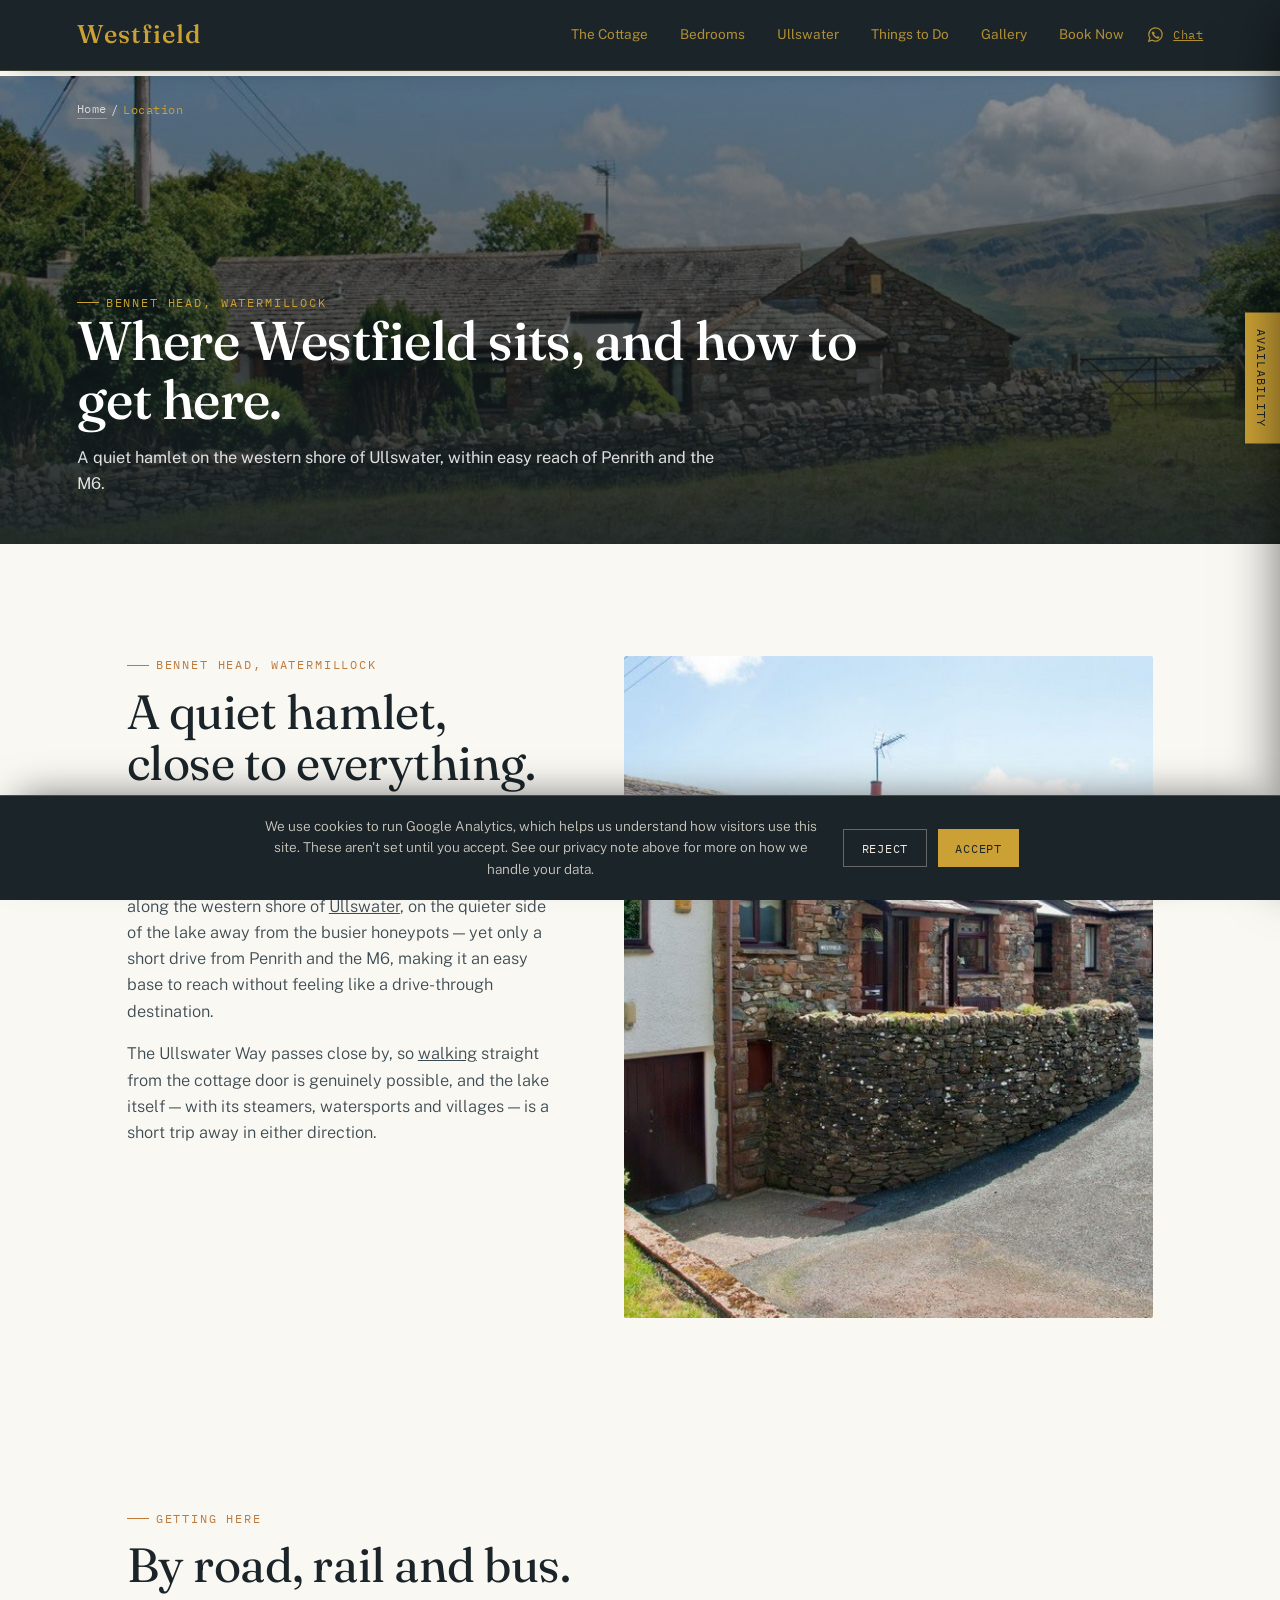
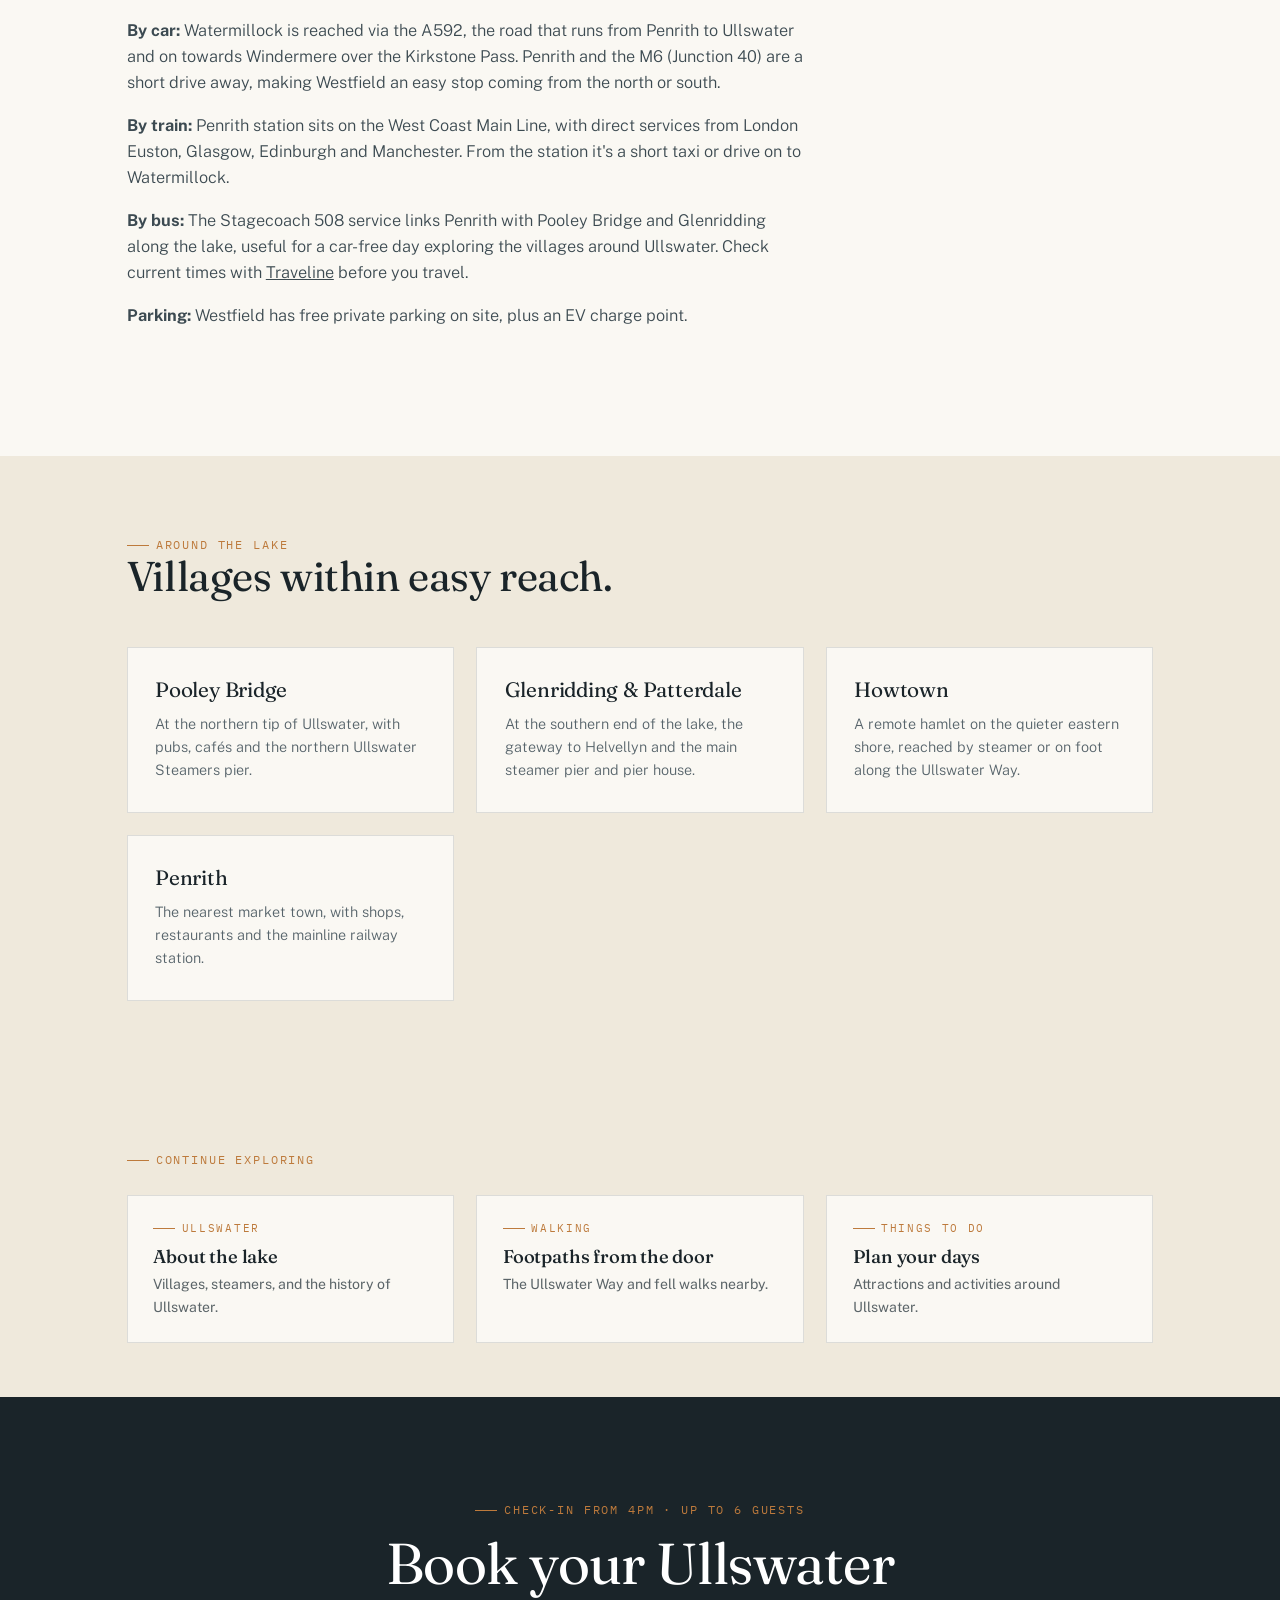
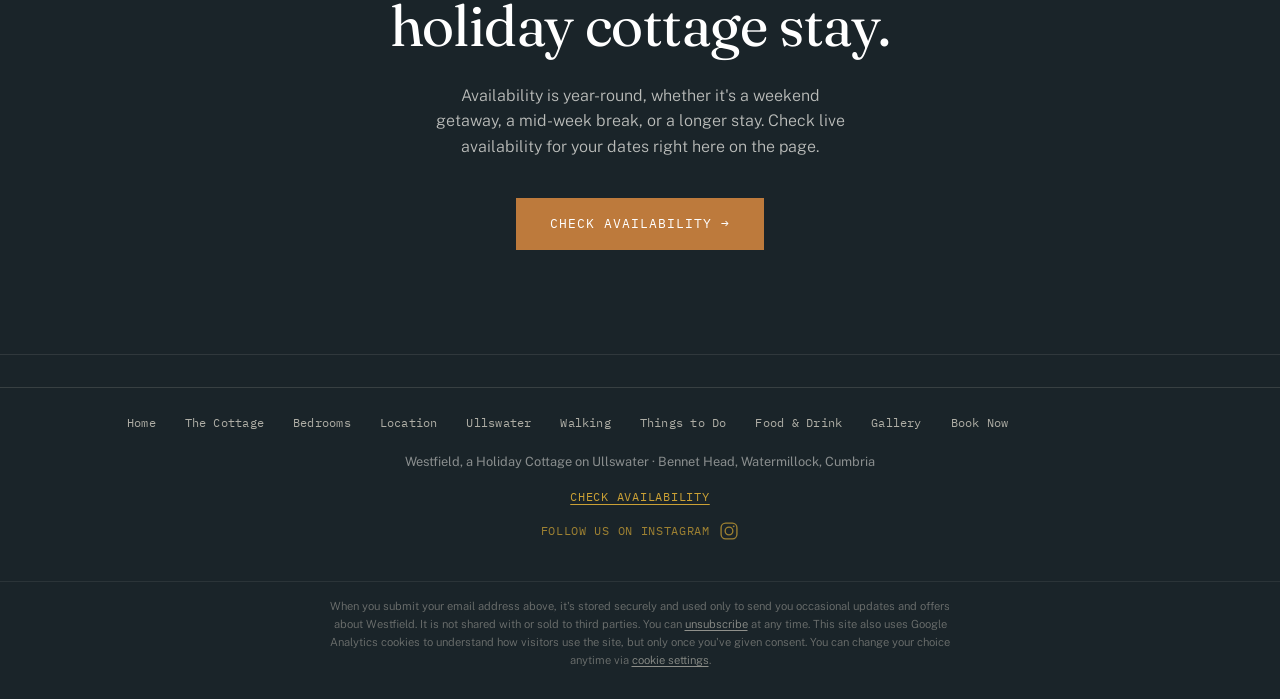
<file: location.html>
<!DOCTYPE html>
<html lang="en-GB">
<head>
<meta charset="UTF-8">
<meta name="viewport" content="width=device-width, initial-scale=1.0">
<meta name="theme-color" content="#1a2429">
<title>Location · Westfield in Watermillock, near Ullswater | Cumbria</title>
<meta name="description" content="Westfield sits in Bennet Head, Watermillock, within the Lake District National Park. How to reach the cottage by car, train and bus, and what's nearby around Ullswater.">
<meta name="robots" content="index, follow">
<link rel="canonical" href="https://www.staywestfield.uk/location.html">
<meta property="og:title" content="Location · Westfield in Watermillock, near Ullswater | Cumbria">
<meta property="og:description" content="Westfield sits in Bennet Head, Watermillock, within the Lake District National Park. How to reach the cottage by car, train and bus, and what's nearby around Ullswater.">
<meta property="og:type" content="website">
<meta property="og:url" content="https://www.staywestfield.uk/location.html">
<meta property="og:image" content="https://www.staywestfield.uk/images/westfield_over_field.jpg">
<meta property="og:locale" content="en_GB">
<meta name="twitter:card" content="summary_large_image">
<link rel="icon" href="images/logo.png">
<link rel="preconnect" href="https://fonts.googleapis.com">
<link rel="preconnect" href="https://fonts.gstatic.com" crossorigin>
<link href="https://fonts.googleapis.com/css2?family=Fraunces:opsz,wght@9..144,300;9..144,400;9..144,500;9..144,600&family=Public+Sans:wght@300;400;500;600&family=IBM+Plex+Mono:wght@400;500&display=swap" rel="stylesheet">
<style>
  :root{
    --slate:#25333a;
    --slate-deep:#1a2429;
    --lake:#4e7a8c;
    --moss:#5f6f47;
    --stone:#efe9dc;
    --amber:#bd7a3c;
    --gold:#cba135;
    --off-white:#faf8f3;
    --line: rgba(37,51,58,0.14);
    --max: 1180px;
  }
  *{box-sizing:border-box; margin:0; padding:0;}
  html, body{max-width:100%; overflow-x:hidden;}
  html{scroll-behavior:smooth;}
  body{
    background:var(--off-white);
    color:var(--slate-deep);
    font-family:'Public Sans', sans-serif;
    font-weight:400;
    line-height:1.6;
    -webkit-font-smoothing:antialiased;
  }
  @media (prefers-reduced-motion: reduce){
    html{scroll-behavior:auto;}
    *{animation-duration:0.01ms !important; animation-iteration-count:1 !important; transition-duration:0.01ms !important;}
  }
  a{color:inherit;}
  img{display:block; width:100%; height:100%; object-fit:cover;}
  h1,h2,h3{font-family:'Fraunces', serif; font-weight:500; letter-spacing:-0.01em; line-height:1.08;}
  .eyebrow{
    font-family:'IBM Plex Mono', monospace;
    font-size:0.72rem;
    letter-spacing:0.16em;
    text-transform:uppercase;
    color:var(--amber);
    display:flex;
    align-items:center;
    gap:0.6em;
  }
  .eyebrow::before{content:""; width:22px; height:1px; background:var(--amber); display:inline-block;}
  .wrap{max-width:var(--max); margin:0 auto; padding:0 6vw;}

  .contours{position:absolute; inset:0; pointer-events:none; opacity:0.5;}
  .contours svg{width:100%; height:100%;}

  header{
    position:fixed; top:0; left:0; right:0; z-index:50;
    display:flex; justify-content:space-between; align-items:center;
    padding:1.2rem 6vw;
    background:var(--slate-deep);
    border-bottom:1px solid rgba(212,175,55,0.18);
    box-shadow:0 8px 24px -18px rgba(0,0,0,0.6);
  }
  header .mark{
    font-family:'Fraunces', serif; font-weight:500; font-size:1.6rem; letter-spacing:0.04em;
    color:var(--gold);
    line-height:1;
    text-decoration:none;
  }
  header nav{display:flex; gap:2rem; font-size:0.85rem; flex-wrap:nowrap; white-space:nowrap;}
  header nav a{color:var(--gold); text-decoration:none; opacity:0.85; transition:opacity .2s; padding:0.3rem 0;}
  header nav a:hover{opacity:1;}
  header nav a:focus-visible, a:focus-visible, button:focus-visible{
    outline:2px solid var(--gold); outline-offset:3px;
  }
  @media (max-width:1000px) and (min-width:861px){ header nav{gap:1.2rem; font-size:0.78rem;} }
  @media (max-width:860px){ header nav{display:none;} }
  .menu-trigger{
    display:none; background:none; border:none; cursor:pointer;
    color:var(--gold); font-family:'IBM Plex Mono', monospace;
    font-size:0.8rem; letter-spacing:0.08em; text-transform:uppercase;
    padding:0.5rem 0.2rem;
  }
  @media (max-width:860px){ .menu-trigger{display:inline-block;} }

  .mobile-menu{
    position:fixed; inset:0; z-index:95;
    background:var(--slate-deep);
    display:none;
    flex-direction:column;
    padding:1.2rem 6vw 2rem;
  }
  .mobile-menu.is-open{display:flex;}
  .mobile-menu-top{display:flex; justify-content:space-between; align-items:center; margin-bottom:2.5rem;}
  .mobile-menu-close{
    background:none; border:none; cursor:pointer; color:var(--gold);
    font-size:2rem; line-height:1; padding:0.3rem;
  }
  .mobile-menu nav{display:flex; flex-direction:column; gap:0.4rem;}
  .mobile-menu nav a{
    color:var(--stone); text-decoration:none;
    font-family:'Fraunces', serif; font-size:1.7rem; font-weight:400;
    padding:0.7rem 0; border-bottom:1px solid rgba(239,233,220,0.1);
  }
  .mobile-menu-footer{
    margin-top:auto; display:flex; flex-direction:column; gap:1rem;
    padding-top:2rem;
  }
  .mobile-menu-footer a{
    color:var(--gold); text-decoration:none;
    font-family:'IBM Plex Mono', monospace; font-size:0.85rem; letter-spacing:0.04em;
  }
  .header-right{display:flex; align-items:center; gap:1.4rem;}
  .header-whatsapp{
    display:inline-flex; align-items:center; justify-content:center; gap:0.5rem;
    color:var(--gold); opacity:0.85; transition:opacity .2s ease;
  }
  .header-whatsapp:hover{opacity:1;}
  .header-whatsapp-label{
    font-family:'IBM Plex Mono', monospace; font-size:0.78rem;
    letter-spacing:0.04em;
  }

  .hero{
    position:relative;
    height:100svh;
    min-height:560px;
    overflow:hidden;
    color:#fff;
    display:flex;
    align-items:flex-end;
  }
  .hero-media{position:absolute; inset:0; z-index:0; overflow:hidden; background:#efeee9;}
  .hero-img{
    position:absolute; inset:0; width:100%; height:100%;
    object-fit:cover;
    filter:saturate(0.95) brightness(0.8);
    transform:scale(1);
    opacity:0;
    transition:opacity 3.8s ease;
  }
  .hero-img-a{opacity:1; z-index:1; transform:scale(1);}
  .hero-img-a.is-fading{opacity:0;}
  .hero-img-b{z-index:2;}
  .hero-img-b.is-visible{opacity:1;}
  .hero-img.is-zooming{animation:heroZoom 7.5s ease-out forwards;}
  .hero-img-a.is-zooming{animation:heroZoomLogo 2.2s ease-out forwards;}
  @keyframes heroZoom{ from{transform:scale(1);} to{transform:scale(1.3);} }
  @keyframes heroZoomLogo{ from{transform:scale(1);} to{transform:scale(1.15);} }
  .hero-scrim{
    position:absolute; inset:0; z-index:3;
    background:var(--slate-deep);
    opacity:0;
    pointer-events:none;
    transition:opacity .05s linear;
  }
  .hero::after{
    content:"";
    position:absolute; inset:0; z-index:3;
    background:linear-gradient(180deg, rgba(26,36,41,0.15) 0%, rgba(26,36,41,0.05) 35%, rgba(26,36,41,0.85) 100%);
  }
  .hero-content{
    position:relative; z-index:4; padding:0 6vw 4.5rem; width:100%;
    opacity:0; transform:translateY(48px);
    transition:opacity 2.2s ease, transform 2.2s ease;
  }
  .hero-content.is-visible{opacity:1; transform:translateY(0);}
  .hero-content .eyebrow{color:var(--stone); margin-bottom:1.1rem;}
  .hero-content .eyebrow::before{background:var(--stone);}
  .hero h1{
    font-size:clamp(2.6rem, 6.5vw, 5.2rem);
    max-width:16ch;
    font-weight:400;
  }
  .hero h1 em{font-style:italic; color:var(--stone); font-weight:300;}
  .hero-sub{
    max-width:44ch; margin-top:1.2rem; font-size:1.05rem; color:rgba(255,255,255,0.82);
    font-weight:300;
  }
  .hero-facts{
    display:flex; gap:2.2rem; margin-top:2.4rem; flex-wrap:wrap;
    font-family:'IBM Plex Mono', monospace; font-size:0.78rem; letter-spacing:0.05em;
    text-transform:uppercase; color:var(--stone);
  }
  .hero-facts span strong{display:block; font-family:'Fraunces', serif; font-size:1.5rem; color:#fff; letter-spacing:0; text-transform:none; font-weight:400;}

  .scroll-cue{
    position:absolute; bottom:1.6rem; right:6vw; z-index:4;
    writing-mode:vertical-rl; color:rgba(255,255,255,0.6);
    font-family:'IBM Plex Mono', monospace; font-size:0.7rem; letter-spacing:0.14em;
    display:flex; align-items:center; gap:0.6rem;
  }
  .scroll-cue::after{content:""; width:1px; height:40px; background:rgba(255,255,255,0.4);}

  .highlights{
    background:var(--slate-deep); color:var(--stone);
    padding:3.6rem 0; position:relative; overflow:hidden;
  }
  .highlights .wrap{
    display:grid; grid-template-columns:repeat(3,1fr); gap:2.5rem;
    position:relative; z-index:1;
  }
  @media (max-width:820px){ .highlights .wrap{grid-template-columns:1fr;} }
  .h-item{border-left:1px solid rgba(239,233,220,0.25); padding-left:1.4rem;}
  .h-item h3{font-size:1.25rem; color:#fff; margin-bottom:0.5rem; font-weight:400;}
  .h-item p{font-size:0.92rem; color:rgba(239,233,220,0.72); font-weight:300;}

  .about{padding:7rem 0 5rem; position:relative;}
  .about .grid{display:grid; grid-template-columns:0.9fr 1.1fr; gap:5vw; align-items:start;}
  @media (max-width:900px){ .about .grid{grid-template-columns:1fr; gap:2.5rem;} }
  .about h2{font-size:clamp(2rem,4vw,3rem); font-weight:400; margin:0.7rem 0 1.6rem;}
  .about p{color:#3c4a51; max-width:60ch; margin-bottom:1.1rem; font-weight:300; font-size:1.02rem;}
  .about-figure{position:relative; aspect-ratio:4/5; overflow:hidden; border-radius:2px;}
  .about-figure .contours{opacity:0.9; mix-blend-mode:soft-light;}

  .divider{position:relative; height:120px; overflow:hidden; background:var(--stone);}

  .rooms{background:var(--stone); padding:5rem 0 6rem;}
  .rooms-head{display:flex; justify-content:space-between; align-items:flex-end; gap:2rem; margin-bottom:3rem; flex-wrap:wrap;}
  .rooms-head h2{font-size:clamp(1.9rem,3.4vw,2.6rem); font-weight:400;}
  .room-grid{display:grid; grid-template-columns:repeat(3, 1fr); gap:1.4rem;}
  @media (max-width:860px){ .room-grid{grid-template-columns:1fr;} }
  .room-card{
    background:var(--off-white); border:1px solid var(--line); padding:1.9rem 1.7rem;
    display:flex; flex-direction:column; gap:0.7rem;
    transition:transform .35s ease, box-shadow .35s ease;
  }
  .room-card:hover{transform:translateY(-4px); box-shadow:0 18px 34px -22px rgba(26,36,41,0.35);}
  .room-num{font-family:'IBM Plex Mono', monospace; font-size:0.75rem; color:var(--amber); letter-spacing:0.08em;}
  .room-card h3{font-size:1.3rem; font-weight:400;}
  .room-card p{font-size:0.9rem; color:#57646b; font-weight:300;}

  .gallery{padding:5.5rem 0; background:var(--off-white);}
  .gallery-head{margin-bottom:2.4rem;}
  .gallery-title-line{display:flex; align-items:center; gap:0.9rem;}
  .gallery-head h2{font-size:clamp(1.9rem,3.4vw,2.6rem); font-weight:400; margin-top:0.6rem;}
  .g-grid{
    display:grid;
    grid-template-columns:repeat(6, 1fr);
    grid-auto-rows:14vw;
    gap:0.6rem;
  }
  @media (max-width:820px){ .g-grid{grid-template-columns:repeat(2,1fr); grid-auto-rows:38vw;} }
  .g-item{overflow:hidden; position:relative;}
  .g-item img{transition:transform .6s ease;}
  .g-item:hover img{transform:scale(1.06);}
  .g-item.a{grid-column:span 4; grid-row:span 2;}
  .g-item.b{grid-column:span 2; grid-row:span 1;}
  .g-item.c{grid-column:span 2; grid-row:span 1;}
  .g-item.d{grid-column:span 3; grid-row:span 1;}
  .g-item.d img{object-fit:contain; background:var(--slate-deep);}
  .g-item.e{grid-column:span 3; grid-row:span 1;}
  @media (max-width:820px){ .g-item.a,.g-item.b,.g-item.c,.g-item.d,.g-item.e{grid-column:span 1; grid-row:span 1;} }

  .amenities{background:var(--slate); color:var(--stone); padding:6rem 0;}
  .amenities .wrap > .eyebrow{color:var(--stone);}
  .amenities .wrap > .eyebrow::before{background:var(--stone);}
  .amenities h2{font-size:clamp(1.9rem,3.4vw,2.6rem); font-weight:400; margin:0.6rem 0 3rem; max-width:16ch;}
  .amen-grid{
    display:grid; grid-template-columns:repeat(4,1fr); gap:0;
    border-top:1px solid rgba(239,233,220,0.18);
    border-left:1px solid rgba(239,233,220,0.18);
  }
  @media (max-width:820px){ .amen-grid{grid-template-columns:repeat(2,1fr);} }
  .amen-item{
    padding:1.4rem 1.4rem 1.4rem 0;
    border-bottom:1px solid rgba(239,233,220,0.18);
    border-right:1px solid rgba(239,233,220,0.18);
    padding-left:1.4rem;
    font-size:0.95rem; font-weight:300;
    display:flex; align-items:center; min-height:76px;
  }

  .setting{padding:6.5rem 0; position:relative; overflow:hidden;}
  .setting .grid{display:grid; grid-template-columns:1fr 1fr; gap:4vw; align-items:center;}
  @media (max-width:900px){ .setting .grid{grid-template-columns:1fr;} }
  .setting h2{font-size:clamp(1.9rem,3.4vw,2.6rem); font-weight:400; margin:0.7rem 0 1.4rem;}
  .setting p{color:#3c4a51; font-weight:300; margin-bottom:1rem; max-width:52ch;}
  .setting-figure{aspect-ratio:1/1; position:relative; overflow:hidden;}

  .host{background:var(--stone); padding:5rem 0;}
  .host .card{
    display:flex; gap:2rem; align-items:center; background:var(--off-white);
    border:1px solid var(--line); padding:2.4rem; max-width:720px;
  }
  @media (max-width:600px){ .host .card{flex-direction:column; text-align:center;} }
  .host .photo{width:96px; height:96px; border-radius:50%; overflow:hidden; flex-shrink:0;}
  .host h3{font-size:1.3rem; font-weight:500; margin-bottom:0.3rem;}
  .host p{font-size:0.92rem; color:#57646b; font-weight:300;}

  .cta{
    background:var(--slate-deep); color:#fff; padding:6.5rem 0; text-align:center;
    position:relative; overflow:hidden;
  }
  .cta h2{font-size:clamp(2.2rem,5vw,3.6rem); font-weight:400; max-width:16ch; margin:0.8rem auto 1.6rem;}
  .cta p{color:rgba(250,248,243,0.72); max-width:42ch; margin:0 auto 2.4rem; font-weight:300;}
  .btn{
    display:inline-flex; align-items:center; gap:0.6rem;
    background:var(--amber); color:#fff; text-decoration:none;
    padding:1rem 2.1rem; font-family:'IBM Plex Mono', monospace;
    font-size:0.8rem; letter-spacing:0.08em; text-transform:uppercase;
    transition:background .25s ease, transform .25s ease;
  }
  .btn:hover{background:#a8672f; transform:translateY(-2px);}

  .mobile-book-bar{
    display:none;
    position:fixed; left:0; right:0; bottom:0; z-index:70;
    background:var(--slate-deep);
    border-top:1px solid rgba(212,175,55,0.25);
    padding:0.8rem 6vw;
    box-shadow:0 -10px 24px -14px rgba(0,0,0,0.5);
  }
  .mobile-book-bar a{
    display:block; text-align:center;
    background:var(--amber); color:#fff; text-decoration:none;
    padding:0.85rem 1rem; font-family:'IBM Plex Mono', monospace;
    font-size:0.78rem; letter-spacing:0.06em; text-transform:uppercase;
  }
  @media (max-width:640px){
    .mobile-book-bar{display:block;}
    body{padding-bottom:4.2rem;}
  }

  footer{
    background:var(--slate-deep); color:rgba(250,248,243,0.5);
    padding:2rem 0 2.5rem; font-size:0.8rem; text-align:center;
    border-top:1px solid rgba(239,233,220,0.1);
  }
  footer a{text-decoration:underline; text-underline-offset:3px;}
  .footer-inner{
    display:flex; flex-direction:column; align-items:center; justify-content:center; gap:0.9rem;
    flex-wrap:wrap;
  }
  .footer-check-availability{
    color:var(--gold); text-decoration:underline; text-underline-offset:3px;
    font-family:'IBM Plex Mono', monospace; font-size:0.78rem;
    letter-spacing:0.06em; text-transform:uppercase;
  }
  .footer-social{
    color:var(--gold); opacity:0.75; text-decoration:none;
    display:inline-flex; align-items:center; justify-content:center; gap:0.6rem;
    transition:opacity .2s ease;
  }
  .footer-social:hover{opacity:1;}
  .footer-social-label{
    font-family:'IBM Plex Mono', monospace; font-size:0.72rem;
    letter-spacing:0.06em; text-transform:uppercase;
  }

  .privacy-note{
    background:var(--slate-deep);
    border-top:1px solid rgba(239,233,220,0.08);
    padding:1rem 6vw 1.8rem;
    text-align:center;
  }
  .privacy-note p{
    max-width:640px; margin:0 auto;
    font-size:0.7rem; line-height:1.6;
    color:rgba(239,233,220,0.4);
    font-weight:300;
  }
  .privacy-note a{color:rgba(239,233,220,0.55); text-decoration:underline; text-underline-offset:2px;}
  .privacy-note button.privacy-unsub-trigger{
    background:none; border:none; padding:0; margin:0; cursor:pointer;
    font:inherit; color:rgba(239,233,220,0.55);
    text-decoration:underline; text-underline-offset:2px;
  }
  .privacy-note .cookie-settings-trigger{
    background:none; border:none; padding:0; margin:0; cursor:pointer;
    font:inherit; color:rgba(239,233,220,0.55);
    text-decoration:underline; text-underline-offset:2px;
  }

  .cookie-banner{
    position:fixed; left:0; right:0; bottom:0; z-index:100;
    background:var(--slate-deep); color:var(--stone);
    border-top:1px solid rgba(212,175,55,0.3);
    box-shadow:0 -16px 40px -20px rgba(0,0,0,0.6);
    padding:1.2rem 6vw;
    display:none;
    align-items:center; justify-content:center; gap:1.4rem;
    flex-wrap:wrap; text-align:center;
  }
  .cookie-banner.is-visible{display:flex;}
  .cookie-banner p{
    font-size:0.85rem; font-weight:300; max-width:560px;
    color:rgba(239,233,220,0.85); margin:0;
  }
  .cookie-banner a{color:var(--gold); text-decoration:underline; text-underline-offset:2px;}
  .cookie-banner-actions{display:flex; gap:0.7rem; flex-wrap:wrap; justify-content:center;}
  .cookie-banner-actions button{
    border:none; cursor:pointer; font-family:'IBM Plex Mono', monospace;
    font-size:0.75rem; letter-spacing:0.06em; text-transform:uppercase;
    padding:0.65rem 1.1rem; transition:background .2s ease, opacity .2s ease;
  }
  .cookie-accept{background:var(--gold); color:var(--slate-deep);}
  .cookie-accept:hover{background:#e0b64a;}
  .cookie-reject{background:transparent; color:var(--stone); border:1px solid rgba(239,233,220,0.35) !important;}
  .cookie-reject:hover{opacity:0.8;}

  .modal-overlay{
    position:fixed; inset:0; z-index:90;
    background:rgba(20,26,29,0.7);
    display:none; align-items:center; justify-content:center;
    padding:1.5rem;
  }
  .modal-overlay.is-open{display:flex;}
  .modal-box{
    position:relative; width:min(360px, 100%);
    background:var(--slate-deep); color:var(--stone);
    border:1px solid rgba(212,175,55,0.25);
    box-shadow:0 25px 60px -20px rgba(0,0,0,0.6);
    padding:1.9rem 1.7rem 1.7rem;
  }
  .modal-close{
    position:absolute; top:0.7rem; right:0.8rem;
    background:none; border:none; cursor:pointer;
    color:var(--stone); opacity:0.7;
    font-size:1.3rem; line-height:1; padding:0.3rem;
    transition:opacity .2s ease;
  }
  .modal-close:hover{opacity:1;}
  .modal-box h3{font-size:1.1rem; font-weight:500; margin-bottom:0.5rem; color:#fff;}
  .modal-box p{font-size:0.85rem; color:rgba(239,233,220,0.75); font-weight:300; margin-bottom:1.1rem;}
  .modal-form{display:flex; flex-direction:column; gap:0.7rem;}
  .modal-form input[type="email"]{
    width:100%; padding:0.7rem 0.9rem;
    background:var(--off-white); border:1px solid rgba(212,175,55,0.3);
    color:var(--slate-deep); font-family:'Public Sans', sans-serif; font-size:0.9rem;
  }
  .modal-form input[type="email"]:focus-visible{outline:2px solid var(--gold); outline-offset:2px;}
  .modal-form button[type="submit"]{
    background:var(--gold); color:var(--slate-deep); border:none; cursor:pointer;
    padding:0.7rem 1rem; font-family:'IBM Plex Mono', monospace; font-size:0.75rem;
    letter-spacing:0.06em; text-transform:uppercase; transition:background .2s ease;
  }
  .modal-form button[type="submit"]:hover{background:#e0b64a;}
  .modal-success{font-size:0.9rem; color:var(--gold); font-weight:400; display:none;}
  .modal-box.is-submitted .modal-form{display:none;}
  .modal-box.is-submitted .modal-success{display:block;}

  .newsletter-box{
    position:fixed; right:1.5rem; bottom:5.7rem; z-index:80;
    width:min(320px, calc(100vw - 3rem));
    background:var(--slate-deep); color:var(--stone);
    border:1px solid rgba(212,175,55,0.25);
    box-shadow:0 20px 45px -20px rgba(0,0,0,0.55);
    padding:1.6rem 1.6rem 1.5rem;
    opacity:0; transform:translateY(16px) scale(0.98);
    pointer-events:none;
    transition:opacity .4s ease, transform .4s ease;
  }
  .newsletter-box.is-visible{opacity:1; transform:translateY(0) scale(1); pointer-events:auto;}
  .newsletter-close{
    position:absolute; top:0.7rem; right:0.8rem;
    background:none; border:none; cursor:pointer;
    color:var(--stone); opacity:0.7;
    font-size:1.3rem; line-height:1; padding:0.3rem;
    transition:opacity .2s ease;
  }
  .newsletter-close:hover{opacity:1;}
  .newsletter-box .eyebrow{color:var(--gold); margin-bottom:0.6rem;}
  .newsletter-box .eyebrow::before{background:var(--gold);}
  .newsletter-box h3{font-size:1.15rem; font-weight:500; margin-bottom:0.5rem; color:#fff;}
  .newsletter-box p{font-size:0.85rem; color:rgba(239,233,220,0.75); font-weight:300; margin-bottom:1.1rem;}
  .newsletter-form{display:flex; flex-direction:column; gap:0.7rem;}
  .newsletter-form input[type="email"]{
    width:100%; padding:0.7rem 0.9rem;
    background:var(--off-white); border:1px solid rgba(212,175,55,0.3);
    color:var(--slate-deep); font-family:'Public Sans', sans-serif; font-size:0.9rem;
  }
  .newsletter-form input[type="email"]:focus-visible{outline:2px solid var(--gold); outline-offset:2px;}
  .newsletter-form button{
    background:var(--gold); color:var(--slate-deep); border:none; cursor:pointer;
    padding:0.7rem 1rem; font-family:'IBM Plex Mono', monospace; font-size:0.75rem;
    letter-spacing:0.06em; text-transform:uppercase; transition:background .2s ease;
  }
  .newsletter-form button:hover{background:#e0b64a;}
  .newsletter-success{font-size:0.9rem; color:var(--gold); font-weight:400; display:none;}
  .newsletter-box.is-submitted .newsletter-form{display:none;}
  .newsletter-box.is-submitted .newsletter-success{display:block;}
  @media (max-width:600px){ .newsletter-box{right:1rem; bottom:5.2rem; left:1rem; width:auto;} }

  .chat-bubble{
    position:fixed; right:1.5rem; bottom:1.5rem; z-index:78;
    display:flex; align-items:center; gap:0.7rem;
    text-decoration:none;
    opacity:0; transform:translateY(16px) scale(0.95);
    pointer-events:none;
    transition:opacity .4s ease, transform .4s ease;
  }
  .chat-bubble.is-visible{opacity:1; transform:translateY(0) scale(1); pointer-events:auto;}

  .availability-tab{
    position:fixed; top:42%; right:0; z-index:82;
    transform:translateY(-50%);
    background:var(--gold); color:var(--slate-deep);
    border:none; cursor:pointer;
    padding:1rem 0.6rem;
    font-family:'IBM Plex Mono', monospace; font-size:0.78rem;
    letter-spacing:0.1em; text-transform:uppercase;
    writing-mode:vertical-rl; text-orientation:mixed;
    box-shadow:-6px 0 18px -8px rgba(0,0,0,0.4);
    transition:background .2s ease;
  }
  .availability-tab:hover{background:#e0b64a;}

  .availability-backdrop{
    position:fixed; inset:0; z-index:83;
    background:rgba(20,26,29,0.55);
    opacity:0; pointer-events:none;
    transition:opacity .3s ease;
  }
  .availability-backdrop.is-open{opacity:1; pointer-events:auto;}

  .availability-panel{
    position:fixed; top:0; right:0; bottom:0; z-index:84;
    width:min(440px, 92vw);
    background:var(--off-white);
    box-shadow:-20px 0 50px -20px rgba(0,0,0,0.55);
    transform:translateX(100%);
    transition:transform .4s ease;
    display:flex; flex-direction:column;
    overflow-y:auto;
  }
  .availability-panel.is-open{transform:translateX(0);}
  .availability-panel-header{
    display:flex; justify-content:space-between; align-items:center;
    padding:1.2rem 1.4rem;
    background:var(--slate-deep); color:#fff;
    position:sticky; top:0; z-index:1;
  }
  .availability-panel-header h3{
    font-family:'Fraunces', serif; font-size:1.15rem; font-weight:500; color:var(--gold);
  }
  .availability-panel-close{
    background:none; border:none; cursor:pointer; color:var(--stone);
    font-size:1.6rem; line-height:1; padding:0.2rem 0.5rem;
  }
  .availability-panel-body{padding:1.3rem 1.4rem 2rem;}
  @media (max-width:600px){
    .availability-tab{padding:0.85rem 0.5rem; font-size:0.72rem;}
  }
  .chat-greeting{
    background:var(--slate-deep); color:var(--stone);
    border:1px solid rgba(212,175,55,0.3);
    padding:0.65rem 0.9rem;
    font-size:0.78rem; line-height:1.4; font-weight:300;
    max-width:190px;
    box-shadow:0 14px 30px -14px rgba(0,0,0,0.55);
  }
  .chat-avatar-wrap{position:relative; width:60px; height:60px; flex-shrink:0;}
  .chat-bubble-avatar{
    position:absolute; inset:0; border-radius:50%; overflow:hidden;
    border:2px solid var(--gold);
    background:var(--slate-deep);
  }
  .chat-bubble-avatar img{width:100%; height:100%; object-fit:cover;}
  .chat-bubble-badge{
    position:absolute; bottom:-3px; right:-3px;
    width:24px; height:24px; border-radius:50%;
    background:var(--gold); color:var(--slate-deep);
    display:flex; align-items:center; justify-content:center;
    border:2px solid var(--slate-deep);
  }
  @media (max-width:600px){
    .chat-bubble{right:1rem; bottom:1rem;}
    .chat-greeting{max-width:150px; font-size:0.72rem; padding:0.55rem 0.75rem;}
  }
  @media (max-width:640px){
    .chat-bubble{bottom:4.6rem;}
    .newsletter-box{bottom:8.8rem;}
  }

  .reveal{opacity:0; transform:translateY(18px); transition:opacity .8s ease, transform .8s ease;}
  .reveal.in{opacity:1; transform:translateY(0);}

  /* ============================================================
     RESPONSIVE MOBILE LAYOUT
     Optimised for phones from 320px through 760px.
     ============================================================ */
  @media (max-width:760px){
    html{font-size:100%;}
    body{
      background:#e6dfcd;
      overflow-x:hidden;
      padding-bottom:4.8rem;
    }

    header{
      padding:0.85rem 5vw;
      min-height:58px;
    }
    header .mark{font-size:1.35rem;}
    .header-right{gap:0.9rem;}
    .header-whatsapp{gap:0;}
    .header-whatsapp-label{display:none;}
    .header-whatsapp svg{width:21px;height:21px;}
    .menu-trigger{font-size:0.72rem;padding:0.55rem 0.1rem;}

    .mobile-menu{
      padding:1rem 7vw 1.5rem;
      overflow-y:auto;
    }
    .mobile-menu-top{margin-bottom:1.4rem;}
    .mobile-menu nav{gap:0;}
    .mobile-menu nav a{
      font-size:1.45rem;
      padding:0.62rem 0;
    }
    .mobile-menu-footer{gap:0.8rem;padding-top:1.5rem;}
    .mobile-menu-footer a{font-size:0.75rem;}

    .hero{
      height:82svh;
      min-height:560px;
      max-height:760px;
    }
    .hero-content{
      padding:0 7vw 3.2rem;
    }
    .hero-content .eyebrow{
      font-size:0.62rem;
      letter-spacing:0.12em;
      margin-bottom:0.8rem;
    }
    .hero-content .eyebrow::before{width:16px;}
    .hero h1{
      font-size:clamp(2.25rem,10.5vw,3.55rem);
      line-height:1.03;
      max-width:14ch;
    }
    .hero-sub{
      margin-top:1rem;
      font-size:0.92rem;
      line-height:1.5;
      max-width:42ch;
    }
    .hero-facts{
      gap:1rem 1.25rem;
      margin-top:1.6rem;
      font-size:0.63rem;
    }
    .hero-facts span{min-width:58px;}
    .hero-facts span strong{font-size:1.3rem;}
    .scroll-cue{display:none;}

    .highlights, .about, .rooms, .gallery, .amenities, .setting, .host, .cta{
      margin:0 0.65rem 0.9rem;
      border-radius:18px;
      overflow:hidden;
      box-shadow:0 14px 30px -22px rgba(26,36,41,0.45);
    }
    .highlights{margin-top:0.9rem;padding:2.4rem 0;}
    .highlights .wrap{gap:1.8rem;}
    .h-item{padding-left:1rem;}
    .h-item h3{font-size:1.12rem;}
    .h-item p{font-size:0.86rem;line-height:1.55;}

    .wrap{
      width:100%;
      max-width:none;
      padding:0 6.5vw;
    }
    .about{padding:3.2rem 0 3rem;}
    .about .grid{gap:2rem;}
    .about h2{
      font-size:clamp(1.85rem,8vw,2.35rem);
      line-height:1.08;
      margin:0.55rem 0 1.15rem;
    }
    .about p{font-size:0.94rem;line-height:1.62;margin-bottom:0.9rem;}
    .about-figure{aspect-ratio:4/3;border-radius:10px;}

    .rooms{padding:3.2rem 0 3.4rem;}
    .rooms-head{margin-bottom:1.8rem;gap:1rem;}
    .rooms-head h2{
      font-size:clamp(1.8rem,7.5vw,2.3rem);
      line-height:1.08;
    }
    .room-grid{grid-template-columns:1fr;gap:0.8rem;}
    .room-card{
      padding:1.35rem 1.25rem;
      gap:0.55rem;
      border-radius:10px;
    }
    .room-num{font-size:0.67rem;}
    .room-card h3{font-size:1.18rem;}
    .room-card p{font-size:0.86rem;line-height:1.55;}

    .gallery{padding:3.2rem 0 3.4rem;}
    .gallery-head{margin-bottom:1.5rem;}
    .gallery-title-row{display:block;}
    .gallery-title-line{gap:0.65rem;}
    .gallery-head h2{
      font-size:clamp(1.85rem,7.5vw,2.3rem);
      margin-top:0.45rem;
    }
    .g-grid{
      grid-template-columns:1fr;
      grid-auto-rows:auto;
      gap:0.65rem;
    }
    .g-item.a,.g-item.b,.g-item.c,.g-item.d,.g-item.e{
      grid-column:span 1;
      grid-row:span 1;
      aspect-ratio:4/3;
    }
    .g-item.a{aspect-ratio:16/10;}
    .g-item.d img{object-fit:cover;}

    .amenities{padding:3.4rem 0;}
    .amenities h2{
      font-size:clamp(1.8rem,7.5vw,2.3rem);
      margin:0.55rem 0 1.8rem;
      line-height:1.08;
    }
    .amen-grid{grid-template-columns:1fr;}
    .amen-item{
      min-height:58px;
      padding:0.85rem 1rem;
      font-size:0.88rem;
    }

    .setting{padding:3.4rem 0;}
    .setting .grid{gap:1.8rem;}
    .setting-figure{aspect-ratio:4/3;border-radius:10px;}
    .setting h2{
      font-size:clamp(1.8rem,7.5vw,2.3rem);
      margin:0.55rem 0 1rem;
    }
    .setting p{font-size:0.94rem;line-height:1.6;}

    .host{padding:3.2rem 0;}
    .host .card{
      padding:1.6rem 1.3rem;
      gap:1rem;
      border-radius:10px;
    }
    .host .photo{width:84px;height:84px;}
    .host h3{font-size:1.2rem;}
    .host p{font-size:0.86rem;line-height:1.55;}

    .cta{padding:3.8rem 0 4rem;}
    .cta .eyebrow{font-size:0.61rem;}
    .cta h2{
      font-size:clamp(2rem,9vw,2.8rem);
      line-height:1.05;
      margin:0.65rem auto 1.15rem;
    }
    .cta p{font-size:0.9rem;line-height:1.55;margin-bottom:1.6rem;}
    .btn{
      width:100%;
      justify-content:center;
      padding:0.95rem 1rem;
      font-size:0.72rem;
    }

    footer{padding:1.7rem 0 2rem;font-size:0.72rem;}
    .footer-inner{gap:0.8rem;}
    .footer-inner span{line-height:1.6;}
    .footer-social-label{font-size:0.66rem;}
    .privacy-note{padding:0.9rem 6vw 1.5rem;}
    .privacy-note p{font-size:0.64rem;}

    .newsletter-box{
      left:0.75rem;
      right:0.75rem;
      bottom:5.25rem;
      width:auto;
      padding:1.25rem 1.2rem 1.15rem;
    }
    .newsletter-box h3{font-size:1.05rem;}
    .newsletter-box p{font-size:0.78rem;margin-bottom:0.9rem;}
    .newsletter-form{gap:0.55rem;}

    .chat-bubble{
      right:0.8rem;
      bottom:4.9rem;
    }
    .chat-greeting{
      max-width:145px;
      font-size:0.68rem;
      padding:0.5rem 0.65rem;
    }
    .chat-avatar-wrap{width:54px;height:54px;}
    .chat-bubble-badge{width:22px;height:22px;}

    .reveal{
      transform:translateY(28px);
      transition:opacity .7s ease, transform .7s ease;
    }
    .reveal.in{transform:translateY(0);}
  }

  @media (max-width:390px){
    .hero{height:84svh;min-height:540px;}
    .hero-content{padding-left:6.5vw;padding-right:6.5vw;padding-bottom:2.7rem;}
    .hero h1{font-size:clamp(2.05rem,10.2vw,2.75rem);}
    .hero-sub{font-size:0.88rem;}
    .hero-facts{gap:0.8rem 0.9rem;font-size:0.59rem;}
    .hero-facts span{min-width:52px;}
    .hero-facts span strong{font-size:1.2rem;}
    .wrap{padding-left:6vw;padding-right:6vw;}
    .highlights, .about, .rooms, .gallery, .amenities, .setting, .host, .cta{
      margin-left:0.5rem;
      margin-right:0.5rem;
    }
    .room-card{padding:1.2rem 1.1rem;}
    .amen-item{font-size:0.84rem;}
    .chat-greeting{display:none;}
  }

  @media (min-width:761px) and (max-width:900px){
    .wrap{padding-left:5vw;padding-right:5vw;}
    header{padding-left:5vw;padding-right:5vw;}
  }

  @media (hover:none){
    .room-card:hover,
    .g-item:hover img,
    .btn:hover{transform:none;box-shadow:none;}
  }

  /* ============================================
     Added for multi-page SEO build-out (subpages)
     ============================================ */

  .subhero{
    position:relative;
    height:52vh;
    min-height:380px;
    max-height:560px;
    overflow:hidden;
    color:#fff;
    margin-top:76px;
  }
  .subhero-media{position:absolute; inset:0; z-index:0; overflow:hidden; background:#1a2429;}
  .subhero-media img{
    position:absolute; inset:0; width:100%; height:100%; object-fit:cover;
    filter:saturate(0.95) brightness(0.72);
  }
  .subhero-scrim{
    position:absolute; inset:0; z-index:1;
    background:linear-gradient(180deg, rgba(26,36,41,0.15) 0%, rgba(26,36,41,0.55) 65%, rgba(26,36,41,0.88) 100%);
  }
  .subhero-content{position:absolute; left:0; right:0; bottom:0; z-index:2; padding:0 6vw 3rem;}
  .subhero-content .eyebrow{color:var(--gold);}
  .subhero-content .eyebrow::before{background:var(--gold);}
  .subhero-content h1{font-size:clamp(2rem, 5vw, 3.4rem); color:#fff; max-width:820px;}
  .subhero-content p{font-size:1.02rem; color:rgba(255,255,255,0.86); max-width:640px; margin-top:0.9rem;}

  .breadcrumb{
    position:relative; z-index:2;
    display:flex; flex-wrap:wrap; align-items:center; gap:0.4em;
    font-family:'IBM Plex Mono', monospace; font-size:0.72rem; letter-spacing:0.04em;
    color:rgba(255,255,255,0.75);
    padding:1.5rem 6vw 0;
  }
  .breadcrumb a{color:rgba(255,255,255,0.75); text-decoration:none; border-bottom:1px solid rgba(255,255,255,0.3);}
  .breadcrumb a:hover{color:#fff; border-color:#fff;}
  .breadcrumb span[aria-current]{color:var(--gold);}

  .section-intro{max-width:760px; margin:0 auto 3rem;}
  .section-intro.left{margin:0 0 3rem;}

  .prose p{margin-bottom:1.05rem; max-width:68ch;}
  .prose p:last-child{margin-bottom:0;}

  .link-list{list-style:none; margin:1.2rem 0; padding:0;}
  .link-list li{
    padding:0.55rem 0; border-bottom:1px solid var(--line);
    display:flex; justify-content:space-between; gap:1rem; align-items:baseline;
  }
  .link-list li:first-child{border-top:1px solid var(--line);}
  .link-list a{text-decoration:underline; text-decoration-color:rgba(37,51,58,0.35); text-underline-offset:3px;}
  .link-list a:hover{text-decoration-color:currentColor;}

  .resource-grid{
    display:grid; grid-template-columns:repeat(auto-fit, minmax(240px,1fr));
    gap:1px; background:var(--line); border:1px solid var(--line); margin-top:1.5rem;
  }
  .resource-card{background:var(--off-white); padding:1.6rem 1.7rem;}
  .resource-card .r-cat{
    font-family:'IBM Plex Mono', monospace; font-size:0.68rem; letter-spacing:0.1em; text-transform:uppercase;
    color:var(--amber);
  }
  .resource-card h4{font-family:'Fraunces', serif; font-weight:500; font-size:1.15rem; margin:0.5rem 0 0.5rem;}
  .resource-card p{font-size:0.92rem; color:rgba(37,51,58,0.8); margin-bottom:0.8rem;}
  .resource-card a.ext-link{
    font-family:'IBM Plex Mono', monospace; font-size:0.76rem; letter-spacing:0.02em;
    color:var(--lake); text-decoration:none; border-bottom:1px solid rgba(78,122,140,0.4);
  }
  .resource-card a.ext-link:hover{border-color:var(--lake);}

  .faq{max-width:760px;}
  .faq details{
    border-bottom:1px solid var(--line);
    padding:1.1rem 0;
  }
  .faq details:first-child{border-top:1px solid var(--line);}
  .faq summary{
    font-family:'Fraunces', serif; font-size:1.08rem; font-weight:500;
    cursor:pointer; list-style:none; display:flex; justify-content:space-between; align-items:center; gap:1rem;
  }
  .faq summary::-webkit-details-marker{display:none;}
  .faq summary::after{
    content:"+"; font-family:'IBM Plex Mono', monospace; font-size:1.2rem; color:var(--amber);
    flex-shrink:0; transition:transform .2s ease;
  }
  .faq details[open] summary::after{content:"\2212";}
  .faq details p{margin-top:0.8rem; color:rgba(37,51,58,0.82); max-width:64ch;}

  .page-links-out{
    display:flex; flex-wrap:wrap; gap:0.9rem 1.6rem; margin-top:1.8rem;
  }
  .page-links-out a{
    font-family:'IBM Plex Mono', monospace; font-size:0.78rem; letter-spacing:0.03em;
    color:var(--slate-deep); text-decoration:none; padding-bottom:0.2rem;
    border-bottom:1px solid var(--amber);
  }
  .page-links-out a:hover{color:var(--amber);}

  .explore-more{background:var(--stone); padding:3.4rem 0;}
  .explore-more .wrap > .eyebrow{margin-bottom:1rem;}
  .explore-grid{
    display:grid; grid-template-columns:repeat(auto-fit, minmax(220px,1fr));
    gap:1.4rem; margin-top:1.6rem;
  }
  .explore-card{
    display:block; text-decoration:none; color:inherit;
    background:var(--off-white); border:1px solid var(--line); padding:1.5rem 1.6rem;
    transition:border-color .2s ease, transform .2s ease;
  }
  .explore-card:hover{border-color:var(--amber); transform:translateY(-2px);}
  .explore-card .eyebrow{font-size:0.66rem; margin-bottom:0.6rem;}
  .explore-card h3{font-size:1.15rem; margin-bottom:0.4rem;}
  .explore-card p{font-size:0.88rem; color:rgba(37,51,58,0.75);}

  .table-wrap{overflow-x:auto; margin:1.6rem 0;}
  table.simple-table{border-collapse:collapse; width:100%; min-width:480px; font-size:0.92rem;}
  table.simple-table th, table.simple-table td{
    text-align:left; padding:0.7rem 1rem; border-bottom:1px solid var(--line);
  }
  table.simple-table th{
    font-family:'IBM Plex Mono', monospace; font-size:0.7rem; letter-spacing:0.06em; text-transform:uppercase;
    color:var(--amber); font-weight:500;
  }

  .footer-sitemap{
    border-top:1px solid rgba(239,233,220,0.14);
  }
  .footer-sitemap .wrap{
    display:flex; flex-wrap:wrap; gap:0.5rem 1.8rem;
    padding:1.6rem 6vw 1.2rem;
    font-family:'IBM Plex Mono', monospace; font-size:0.74rem; letter-spacing:0.02em;
  }
  .footer-sitemap a{color:rgba(239,233,220,0.7); text-decoration:none;}
  .footer-sitemap a:hover{color:var(--gold);}

  @media (max-width:700px){
    .subhero{height:42vh; min-height:300px;}
    .breadcrumb{padding-top:1.1rem;}
  }

</style>
<script type="application/ld+json">
{
  "@context": "https://schema.org",
  "@type": "BreadcrumbList",
  "itemListElement": [
    { "@type": "ListItem", "position": 1, "name": "Home", "item": "https://www.staywestfield.uk/" },
    { "@type": "ListItem", "position": 2, "name": "Location", "item": "https://www.staywestfield.uk/location.html" }
  ]
}
</script>

</head>
<body>

<header>
  <a href="index.html" class="mark">Westfield</a>
  <div class="header-right">
    <nav id="siteNav">
      <a href="cottage.html">The Cottage</a>
      <a href="bedrooms.html">Bedrooms</a>
      <a href="ullswater.html">Ullswater</a>
      <a href="things-to-do.html">Things to Do</a>
      <a href="gallery.html">Gallery</a>
      <a href="booking.html">Book Now</a>
    </nav>
    <a href="https://wa.me/447554334030?text=Hi%20I%20would%20like%20to%20connect%20regarding%20Westfield%20On%20Ullswater" target="_blank" rel="noopener" class="header-whatsapp" aria-label="Message us on WhatsApp">
      <svg viewBox="0 0 24 24" width="19" height="19" fill="none" stroke="currentColor" stroke-width="1.6" aria-hidden="true">
        <path d="M12 3.5a8.4 8.4 0 0 0-7.2 12.7L3.5 20.5l4.4-1.3A8.4 8.4 0 1 0 12 3.5z"/>
        <path d="M8.7 8.9c.2-.5.4-.5.6-.5h.5c.2 0 .4 0 .5.4.2.5.6 1.5.6 1.6.1.1.1.3 0 .4-.1.2-.1.3-.2.4l-.4.4c-.1.1-.2.2-.1.4.2.3.7 1.1 1.5 1.8.9.8 1.6 1 1.9 1.2.2.1.3.1.4 0l.6-.7c.2-.2.3-.2.5-.1l1.4.7c.2.1.3.1.4.3 0 .1 0 .8-.3 1.2-.3.4-1.1.9-1.9.9-1 0-2.6-.4-4.2-2-1.7-1.6-2.6-3.5-2.7-3.8-.1-.3-.6-1.1-.6-1.9 0-.8.4-1.2.5-1.4z" fill="currentColor" stroke="none"/>
      </svg>
      <span class="header-whatsapp-label">Chat</span>
    </a>
    <button class="menu-trigger" id="menuTrigger" aria-expanded="false" aria-controls="mobileMenu">Menu</button>
  </div>
</header>

<div class="mobile-menu" id="mobileMenu">
  <div class="mobile-menu-top">
    <a href="index.html" class="mark">Westfield</a>
    <button class="mobile-menu-close" id="mobileMenuClose" aria-label="Close menu">&times;</button>
  </div>
  <nav>
    <a href="index.html">Home</a>
    <a href="cottage.html">The Cottage</a>
    <a href="bedrooms.html">Bedrooms</a>
    <a href="location.html">Location</a>
    <a href="ullswater.html">Ullswater</a>
    <a href="walking.html">Walking</a>
    <a href="things-to-do.html">Things to Do</a>
    <a href="food-drink.html">Food &amp; Drink</a>
    <a href="gallery.html">Gallery</a>
    <a href="booking.html">Book Now</a>
  </nav>
  <div class="mobile-menu-footer">
    <a href="https://wa.me/447554334030?text=Hi%20I%20would%20like%20to%20connect%20regarding%20Westfield%20On%20Ullswater" target="_blank" rel="noopener">Chat on WhatsApp</a>
    <a href="https://www.instagram.com/westfieldonullswater/?utm_source=ig_web_button_share_sheet" target="_blank" rel="noopener">Follow us on Instagram</a>
    <a href="#" class="open-availability">Check Availability</a>
  </div>
</div>

<section class="subhero">
  <div class="subhero-media"><img src="images/westfield_over_field.jpg" alt="View of Ullswater and the Lake District fells from Watermillock" loading="eager" fetchpriority="high" decoding="async"></div>
  <div class="subhero-scrim"></div>
  <nav class="breadcrumb" aria-label="Breadcrumb">
    <a href="index.html">Home</a><span>/</span><span aria-current="page">Location</span>
  </nav>
  <div class="subhero-content">
    <div class="eyebrow">Bennet Head, Watermillock</div>
    <h1>Where Westfield sits, and how to get here.</h1>
    <p>A quiet hamlet on the western shore of Ullswater, within easy reach of Penrith and the M6.</p>
  </div>
</section>

<section class="about" id="about">
  <div class="wrap grid">
    <div class="reveal">
      <div class="eyebrow">Bennet Head, Watermillock</div>
      <h2>A quiet hamlet, close to everything.</h2>
      <div class="prose">
        <p>Westfield sits in Bennet Head, a small hamlet in the parish of Watermillock, within the Lake District National Park and a UNESCO World Heritage Site. Watermillock lies along the western shore of <a href="ullswater.html">Ullswater</a>, on the quieter side of the lake away from the busier honeypots — yet only a short drive from Penrith and the M6, making it an easy base to reach without feeling like a drive-through destination.</p>
        <p>The Ullswater Way passes close by, so <a href="walking.html">walking</a> straight from the cottage door is genuinely possible, and the lake itself — with its steamers, watersports and villages — is a short trip away in either direction.</p>
      </div>
    </div>
    <div class="about-figure reveal">
      <img src="images/westfield_front.jpg" alt="Front of Westfield holiday cottage, Bennet Head, Watermillock" loading="lazy" decoding="async">
    </div>
  </div>
</section>

<section class="about">
  <div class="wrap">
    <div class="reveal section-intro left">
      <div class="eyebrow">Getting here</div>
      <h2>By road, rail and bus.</h2>
      <div class="prose">
        <p><strong>By car:</strong> Watermillock is reached via the A592, the road that runs from Penrith to Ullswater and on towards Windermere over the Kirkstone Pass. Penrith and the M6 (Junction 40) are a short drive away, making Westfield an easy stop coming from the north or south.</p>
        <p><strong>By train:</strong> Penrith station sits on the West Coast Main Line, with direct services from London Euston, Glasgow, Edinburgh and Manchester. From the station it's a short taxi or drive on to Watermillock.</p>
        <p><strong>By bus:</strong> The Stagecoach 508 service links Penrith with Pooley Bridge and Glenridding along the lake, useful for a car-free day exploring the villages around Ullswater. Check current times with <a href="https://www.traveline.info" target="_blank" rel="noopener">Traveline</a> before you travel.</p>
        <p><strong>Parking:</strong> Westfield has free private parking on site, plus an EV charge point.</p>
      </div>
    </div>
  </div>
</section>

<section class="rooms">
  <div class="wrap">
    <div class="rooms-head reveal">
      <div>
        <div class="eyebrow">Around the lake</div>
        <h2>Villages within easy reach.</h2>
      </div>
    </div>
    <div class="room-grid">
      <div class="room-card reveal">
        <h3>Pooley Bridge</h3>
        <p>At the northern tip of Ullswater, with pubs, cafés and the northern Ullswater Steamers pier.</p>
      </div>
      <div class="room-card reveal">
        <h3>Glenridding &amp; Patterdale</h3>
        <p>At the southern end of the lake, the gateway to Helvellyn and the main steamer pier and pier house.</p>
      </div>
      <div class="room-card reveal">
        <h3>Howtown</h3>
        <p>A remote hamlet on the quieter eastern shore, reached by steamer or on foot along the Ullswater Way.</p>
      </div>
      <div class="room-card reveal">
        <h3>Penrith</h3>
        <p>The nearest market town, with shops, restaurants and the mainline railway station.</p>
      </div>
    </div>
  </div>
</section>
<section class="explore-more">
  <div class="wrap">
    <div class="eyebrow">Continue exploring</div>
    <div class="explore-grid">
      <a class="explore-card reveal" href="ullswater.html">
        <div class="eyebrow">Ullswater</div>
        <h3>About the lake</h3>
        <p>Villages, steamers, and the history of Ullswater.</p>
      </a>
      <a class="explore-card reveal" href="walking.html">
        <div class="eyebrow">Walking</div>
        <h3>Footpaths from the door</h3>
        <p>The Ullswater Way and fell walks nearby.</p>
      </a>
      <a class="explore-card reveal" href="things-to-do.html">
        <div class="eyebrow">Things to Do</div>
        <h3>Plan your days</h3>
        <p>Attractions and activities around Ullswater.</p>
      </a>
    </div>
  </div>
</section><section class="cta" id="book">
  <div class="wrap">
    <div class="eyebrow" style="justify-content:center;">Check-in from 4pm · Up to 6 guests</div>
    <h2>Book your Ullswater holiday cottage stay.</h2>
    <p>Availability is year-round, whether it's a weekend getaway, a mid-week break, or a longer stay. Check live availability for your dates right here on the page.</p>
    <a class="btn open-availability" href="#">Check Availability →</a>
  </div>
</section>

<footer>
  <nav class="footer-sitemap" aria-label="Site pages">
    <div class="wrap">
      <a href="index.html">Home</a>
      <a href="cottage.html">The Cottage</a>
      <a href="bedrooms.html">Bedrooms</a>
      <a href="location.html">Location</a>
      <a href="ullswater.html">Ullswater</a>
      <a href="walking.html">Walking</a>
      <a href="things-to-do.html">Things to Do</a>
      <a href="food-drink.html">Food &amp; Drink</a>
      <a href="gallery.html">Gallery</a>
      <a href="booking.html">Book Now</a>
    </div>
  </nav>
  <div class="wrap footer-inner">
    <span>Westfield, a Holiday Cottage on Ullswater · Bennet Head, Watermillock, Cumbria</span>
    <a href="#" class="open-availability footer-check-availability">Check Availability</a>
    <a href="https://www.instagram.com/westfieldonullswater/?utm_source=ig_web_button_share_sheet" target="_blank" rel="noopener" class="footer-social" aria-label="Follow Westfield on Instagram">
      <span class="footer-social-label">Follow us on Instagram</span>
      <svg viewBox="0 0 24 24" width="20" height="20" fill="none" stroke="currentColor" stroke-width="1.6" aria-hidden="true">
        <rect x="2.5" y="2.5" width="19" height="19" rx="5.5"/>
        <circle cx="12" cy="12" r="4.6"/>
        <circle cx="17.6" cy="6.4" r="1.1" fill="currentColor" stroke="none"/>
      </svg>
    </a>
  </div>
</footer>

<div class="privacy-note">
  <p>When you submit your email address above, it's stored securely and used only to send you occasional updates and offers about Westfield. It is not shared with or sold to third parties. You can <button type="button" class="privacy-unsub-trigger" id="unsubTrigger">unsubscribe</button> at any time. This site also uses Google Analytics cookies to understand how visitors use the site, but only once you've given consent. You can change your choice anytime via <button type="button" class="cookie-settings-trigger" id="cookieSettingsTrigger">cookie settings</button>.</p>
</div>

<div class="cookie-banner" id="cookieBanner">
  <p>We use cookies to run Google Analytics, which helps us understand how visitors use this site. These aren't set until you accept. See our privacy note above for more on how we handle your data.</p>
  <div class="cookie-banner-actions">
    <button type="button" class="cookie-reject" id="cookieReject">Reject</button>
    <button type="button" class="cookie-accept" id="cookieAccept">Accept</button>
  </div>
</div>

<div class="modal-overlay" id="unsubOverlay">
  <div class="modal-box" id="unsubBox">
    <button class="modal-close" id="unsubClose" aria-label="Close">&times;</button>
    <h3>Unsubscribe</h3>
    <p>Enter the email address you'd like removed from Westfield updates and offers.</p>
    <form class="modal-form" id="unsubForm">
      <input type="email" name="email" placeholder="Your email address" required aria-label="Email address">
      <button type="submit">Unsubscribe</button>
    </form>
    <p class="modal-success">You've been unsubscribed.</p>
  </div>
</div>

<div class="newsletter-box" id="newsletterBox">
  <button class="newsletter-close" id="newsletterClose" aria-label="Close">&times;</button>
  <div class="eyebrow">Stay in touch</div>
  <h3>Westfield updates &amp; offers</h3>
  <p>Sign up for occasional news, availability updates and special offers for Westfield.</p>
  <form class="newsletter-form" id="newsletterForm">
    <input type="email" name="email" placeholder="Your email address" required aria-label="Email address">
    <button type="submit">Subscribe</button>
  </form>
  <p class="newsletter-success">Thanks — you're on the list.</p>
</div>

<a href="https://wa.me/447554334030?text=Hi%20I%20would%20like%20to%20connect%20regarding%20Westfield%20On%20Ullswater" target="_blank" rel="noopener" class="chat-bubble" id="chatBubble" aria-label="Chat with us on WhatsApp">
  <span class="chat-greeting">Hi, I'm your host for Westfield should you need any assistance today</span>
  <span class="chat-avatar-wrap">
    <span class="chat-bubble-avatar">
      <img src="images/selfie.jpg" alt="James, host of Westfield" loading="lazy" decoding="async">
    </span>
    <span class="chat-bubble-badge">
      <svg viewBox="0 0 24 24" width="13" height="13" fill="none" stroke="currentColor" stroke-width="1.8" aria-hidden="true">
        <path d="M12 3.5a8.4 8.4 0 0 0-7.2 12.7L3.5 20.5l4.4-1.3A8.4 8.4 0 1 0 12 3.5z"/>
        <path d="M8.7 8.9c.2-.5.4-.5.6-.5h.5c.2 0 .4 0 .5.4.2.5.6 1.5.6 1.6.1.1.1.3 0 .4-.1.2-.1.3-.2.4l-.4.4c-.1.1-.2.2-.1.4.2.3.7 1.1 1.5 1.8.9.8 1.6 1 1.9 1.2.2.1.3.1.4 0l.6-.7c.2-.2.3-.2.5-.1l1.4.7c.2.1.3.1.4.3 0 .1 0 .8-.3 1.2-.3.4-1.1.9-1.9.9-1 0-2.6-.4-4.2-2-1.7-1.6-2.6-3.5-2.7-3.8-.1-.3-.6-1.1-.6-1.9 0-.8.4-1.2.5-1.4z" fill="currentColor" stroke="none"/>
      </svg>
    </span>
  </span></a>

<div class="mobile-book-bar">
  <a href="#" class="open-availability">Check Dates</a>
</div>

<button type="button" class="availability-tab" id="availabilityTab" aria-expanded="false" aria-controls="availabilityPanel">Availability</button>
<div class="availability-backdrop" id="availabilityBackdrop"></div>
<div class="availability-panel" id="availabilityPanel">
  <div class="availability-panel-header">
    <h3>Check Availability</h3>
    <button type="button" class="availability-panel-close" id="availabilityClose" aria-label="Close availability calendar">&times;</button>
  </div>
  <div class="availability-panel-body">
    <script id="InnStyle-js" src="https://developer.innstyle.co.uk/calendar.min.js"></script>
    <script>InnStyle('staywestfield');</script>
  </div>
</div>

<script>
  // Google Analytics is only loaded after the user consents — see the
  // cookie banner below. Nothing analytics-related runs before that.
  function loadGoogleAnalytics(){
    if(window.gaLoaded) return;
    window.gaLoaded = true;
    var s = document.createElement('script');
    s.async = true;
    s.src = 'https://www.googletagmanager.com/gtag/js?id=G-RP1K0VXQ7T';
    document.head.appendChild(s);
    window.dataLayer = window.dataLayer || [];
    function gtag(){ dataLayer.push(arguments); }
    window.gtag = gtag;
    gtag('js', new Date());
    gtag('config', 'G-RP1K0VXQ7T');
  }

  const cookieBanner = document.getElementById('cookieBanner');
  const cookieAccept = document.getElementById('cookieAccept');
  const cookieReject = document.getElementById('cookieReject');
  const cookieSettingsTrigger = document.getElementById('cookieSettingsTrigger');

  function showCookieBanner(){
    if(cookieBanner) cookieBanner.classList.add('is-visible');
  }
  function hideCookieBanner(){
    if(cookieBanner) cookieBanner.classList.remove('is-visible');
  }

  const cookieChoice = localStorage.getItem('cookie_consent');
  if(cookieChoice === 'accepted'){
    loadGoogleAnalytics();
  } else if(cookieChoice !== 'rejected'){
    showCookieBanner();
  }

  if(cookieAccept){
    cookieAccept.addEventListener('click', function(){
      localStorage.setItem('cookie_consent', 'accepted');
      loadGoogleAnalytics();
      hideCookieBanner();
    });
  }
  if(cookieReject){
    cookieReject.addEventListener('click', function(){
      localStorage.setItem('cookie_consent', 'rejected');
      hideCookieBanner();
    });
  }
  if(cookieSettingsTrigger){
    cookieSettingsTrigger.addEventListener('click', function(){
      showCookieBanner();
    });
  }

  const els = document.querySelectorAll('.reveal');
  const io = new IntersectionObserver((entries)=>{
    entries.forEach(e=>{ if(e.isIntersecting){ e.target.classList.add('in'); io.unobserve(e.target); } });
  }, {threshold:0.15});
  els.forEach(el=>io.observe(el));

  const availabilityTab = document.getElementById('availabilityTab');
  const availabilityPanel = document.getElementById('availabilityPanel');
  const availabilityClose = document.getElementById('availabilityClose');
  const availabilityBackdrop = document.getElementById('availabilityBackdrop');

  function openAvailability(){
    availabilityPanel.classList.add('is-open');
    availabilityBackdrop.classList.add('is-open');
    availabilityTab.setAttribute('aria-expanded', 'true');
  }
  function closeAvailability(){
    availabilityPanel.classList.remove('is-open');
    availabilityBackdrop.classList.remove('is-open');
    availabilityTab.setAttribute('aria-expanded', 'false');
  }
  if(availabilityTab && availabilityPanel){
    availabilityTab.addEventListener('click', ()=>{
      if(availabilityPanel.classList.contains('is-open')){
        closeAvailability();
      } else {
        openAvailability();
      }
    });
  }
  if(availabilityClose){
    availabilityClose.addEventListener('click', closeAvailability);
  }
  if(availabilityBackdrop){
    availabilityBackdrop.addEventListener('click', closeAvailability);
  }
  document.querySelectorAll('.open-availability').forEach(function(el){
    el.addEventListener('click', function(e){
      e.preventDefault();
      openAvailability();
    });
  });

  const menuTrigger = document.getElementById('menuTrigger');
  const mobileMenu = document.getElementById('mobileMenu');
  const mobileMenuClose = document.getElementById('mobileMenuClose');

  function openMobileMenu(){
    mobileMenu.classList.add('is-open');
    menuTrigger.setAttribute('aria-expanded', 'true');
  }
  function closeMobileMenu(){
    mobileMenu.classList.remove('is-open');
    menuTrigger.setAttribute('aria-expanded', 'false');
  }
  if(menuTrigger && mobileMenu){
    menuTrigger.addEventListener('click', openMobileMenu);
  }
  if(mobileMenuClose){
    mobileMenuClose.addEventListener('click', closeMobileMenu);
  }
  document.addEventListener('keydown', (e)=>{
    if(e.key === 'Escape' && mobileMenu && mobileMenu.classList.contains('is-open')){
      closeMobileMenu();
    }
  });
  if(mobileMenu){
    mobileMenu.querySelectorAll('a').forEach(link=>{
      link.addEventListener('click', closeMobileMenu);
    });
  }

  const heroEl = document.querySelector('.hero');
  const heroScrim = document.querySelector('.hero-scrim');
  function updateHeroFade(){
    if(!heroEl || !heroScrim) return;
    const heroHeight = heroEl.offsetHeight || 1;
    const progress = Math.min(Math.max(window.scrollY / heroHeight, 0), 1);
    heroScrim.style.opacity = (progress * 0.8).toFixed(2);
  }
  window.addEventListener('scroll', updateHeroFade, {passive:true});
  window.addEventListener('resize', updateHeroFade);
  updateHeroFade();

  const heroImgA = document.querySelector('.hero-img-a');
  const heroImgB = document.querySelector('.hero-img-b');
  const heroContentEl = document.querySelector('.hero-content');
  let heroTimers = [];

  function clearHeroTimers(){
    heroTimers.forEach(t => clearTimeout(t));
    heroTimers = [];
  }

  function playHeroSequence(){
    if(!heroImgA || !heroImgB) return;
    clearHeroTimers();

    // reset both images to their starting state
    heroImgB.classList.remove('is-visible', 'is-zooming');
    heroImgA.classList.remove('is-zooming', 'is-fading');
    if(heroContentEl) heroContentEl.classList.remove('is-visible');
    void heroImgA.offsetWidth; // force reflow so the animation can restart
    void heroImgB.offsetWidth;

    const CROSSFADE_START_MS = 2200; // shorter dwell time before the crossfade begins

    // phase 1: image A starts its slow zoom
    heroImgA.classList.add('is-zooming');

    // phase 2: crossfade begins well before image A's zoom finishes, so the two
    // motions overlap — A fades out while B fades in and starts its own zoom.
    // The hero text floats up into place at the same moment, so the whole
    // reveal — image and text — feels like one connected motion.
    heroTimers.push(setTimeout(()=>{
      heroImgA.classList.add('is-fading');
      heroImgB.classList.add('is-visible', 'is-zooming');
      if(heroContentEl) heroContentEl.classList.add('is-visible');
    }, CROSSFADE_START_MS));
  }

  playHeroSequence();

  if(heroEl){
    let hasLeftHero = false;
    const heroReplayObserver = new IntersectionObserver((entries)=>{
      entries.forEach(entry=>{
        if(!entry.isIntersecting){
          hasLeftHero = true;
        } else if(hasLeftHero){
          hasLeftHero = false;
          playHeroSequence();
        }
      });
    }, {threshold:0.6});
    heroReplayObserver.observe(heroEl);
  }

  const chatBubble = document.getElementById('chatBubble');
  if(chatBubble){
    let chatBubbleShown = false;
    function checkChatBubbleScroll(){
      if(!chatBubbleShown && window.scrollY > 120){
        chatBubbleShown = true;
        chatBubble.classList.add('is-visible');
        window.removeEventListener('scroll', checkChatBubbleScroll);
      }
    }
    window.addEventListener('scroll', checkChatBubbleScroll, {passive:true});
    checkChatBubbleScroll();
  }

  const newsletterBox = document.getElementById('newsletterBox');
  const newsletterClose = document.getElementById('newsletterClose');
  const newsletterForm = document.getElementById('newsletterForm');
  const galleryEl = document.getElementById('gallery');
  let newsletterDismissed = false;

  if(newsletterBox && galleryEl){
    const newsletterObserver = new IntersectionObserver((entries)=>{
      entries.forEach(entry=>{
        if(entry.isIntersecting && !newsletterDismissed){
          newsletterBox.classList.add('is-visible');
        }
      });
    }, {threshold:0.15});
    newsletterObserver.observe(galleryEl);
  }

  if(newsletterClose){
    newsletterClose.addEventListener('click', ()=>{
      newsletterDismissed = true;
      newsletterBox.classList.remove('is-visible');
    });
  }

  // Paste your Google Apps Script Web App URL here once deployed
  // (see setup instructions — Extensions > Apps Script > Deploy > Web app).
  const GOOGLE_SHEET_ENDPOINT = 'https://script.google.com/macros/s/AKfycbxMnABvzZoL22w2mbKTwQmEQ0ub0-7M9tz32rbsC3YnjOsU9DjAzUNoOpWj1p8Wmjm_/exec';

  if(newsletterForm){
    newsletterForm.addEventListener('submit', (e)=>{
      e.preventDefault();
      const email = newsletterForm.querySelector('input[type="email"]').value;

      if(GOOGLE_SHEET_ENDPOINT && GOOGLE_SHEET_ENDPOINT.indexOf('PASTE_YOUR') === -1){
        // no-cors: Apps Script doesn't return CORS headers, so the response
        // is opaque — we can't read it, but the row is appended regardless.
        fetch(GOOGLE_SHEET_ENDPOINT, {
          method:'POST',
          mode:'no-cors',
          headers:{'Content-Type':'application/json'},
          body: JSON.stringify({action:'subscribe', email:email})
        }).catch(()=>{ /* network errors ignored — see note above */ });
      }

      newsletterBox.classList.add('is-submitted');
      setTimeout(()=>{
        newsletterDismissed = true;
        newsletterBox.classList.remove('is-visible');
      }, 2600);
    });
  }

  const unsubTrigger = document.getElementById('unsubTrigger');
  const unsubOverlay = document.getElementById('unsubOverlay');
  const unsubClose = document.getElementById('unsubClose');
  const unsubForm = document.getElementById('unsubForm');
  const unsubBox = document.getElementById('unsubBox');

  if(unsubTrigger && unsubOverlay){
    unsubTrigger.addEventListener('click', ()=>{
      unsubOverlay.classList.add('is-open');
    });
  }
  if(unsubClose && unsubOverlay){
    unsubClose.addEventListener('click', ()=>{
      unsubOverlay.classList.remove('is-open');
    });
  }
  if(unsubOverlay){
    unsubOverlay.addEventListener('click', (e)=>{
      if(e.target === unsubOverlay) unsubOverlay.classList.remove('is-open');
    });
  }
  if(unsubForm){
    unsubForm.addEventListener('submit', (e)=>{
      e.preventDefault();
      const email = unsubForm.querySelector('input[type="email"]').value;

      if(GOOGLE_SHEET_ENDPOINT && GOOGLE_SHEET_ENDPOINT.indexOf('PASTE_YOUR') === -1){
        fetch(GOOGLE_SHEET_ENDPOINT, {
          method:'POST',
          mode:'no-cors',
          headers:{'Content-Type':'application/json'},
          body: JSON.stringify({action:'unsubscribe', email:email})
        }).catch(()=>{ /* network errors ignored — see note above */ });
      }

      unsubBox.classList.add('is-submitted');
      setTimeout(()=>{
        unsubOverlay.classList.remove('is-open');
        unsubBox.classList.remove('is-submitted');
        unsubForm.reset();
      }, 2200);
    });
  }

</script>
</body>
</html>
</file>
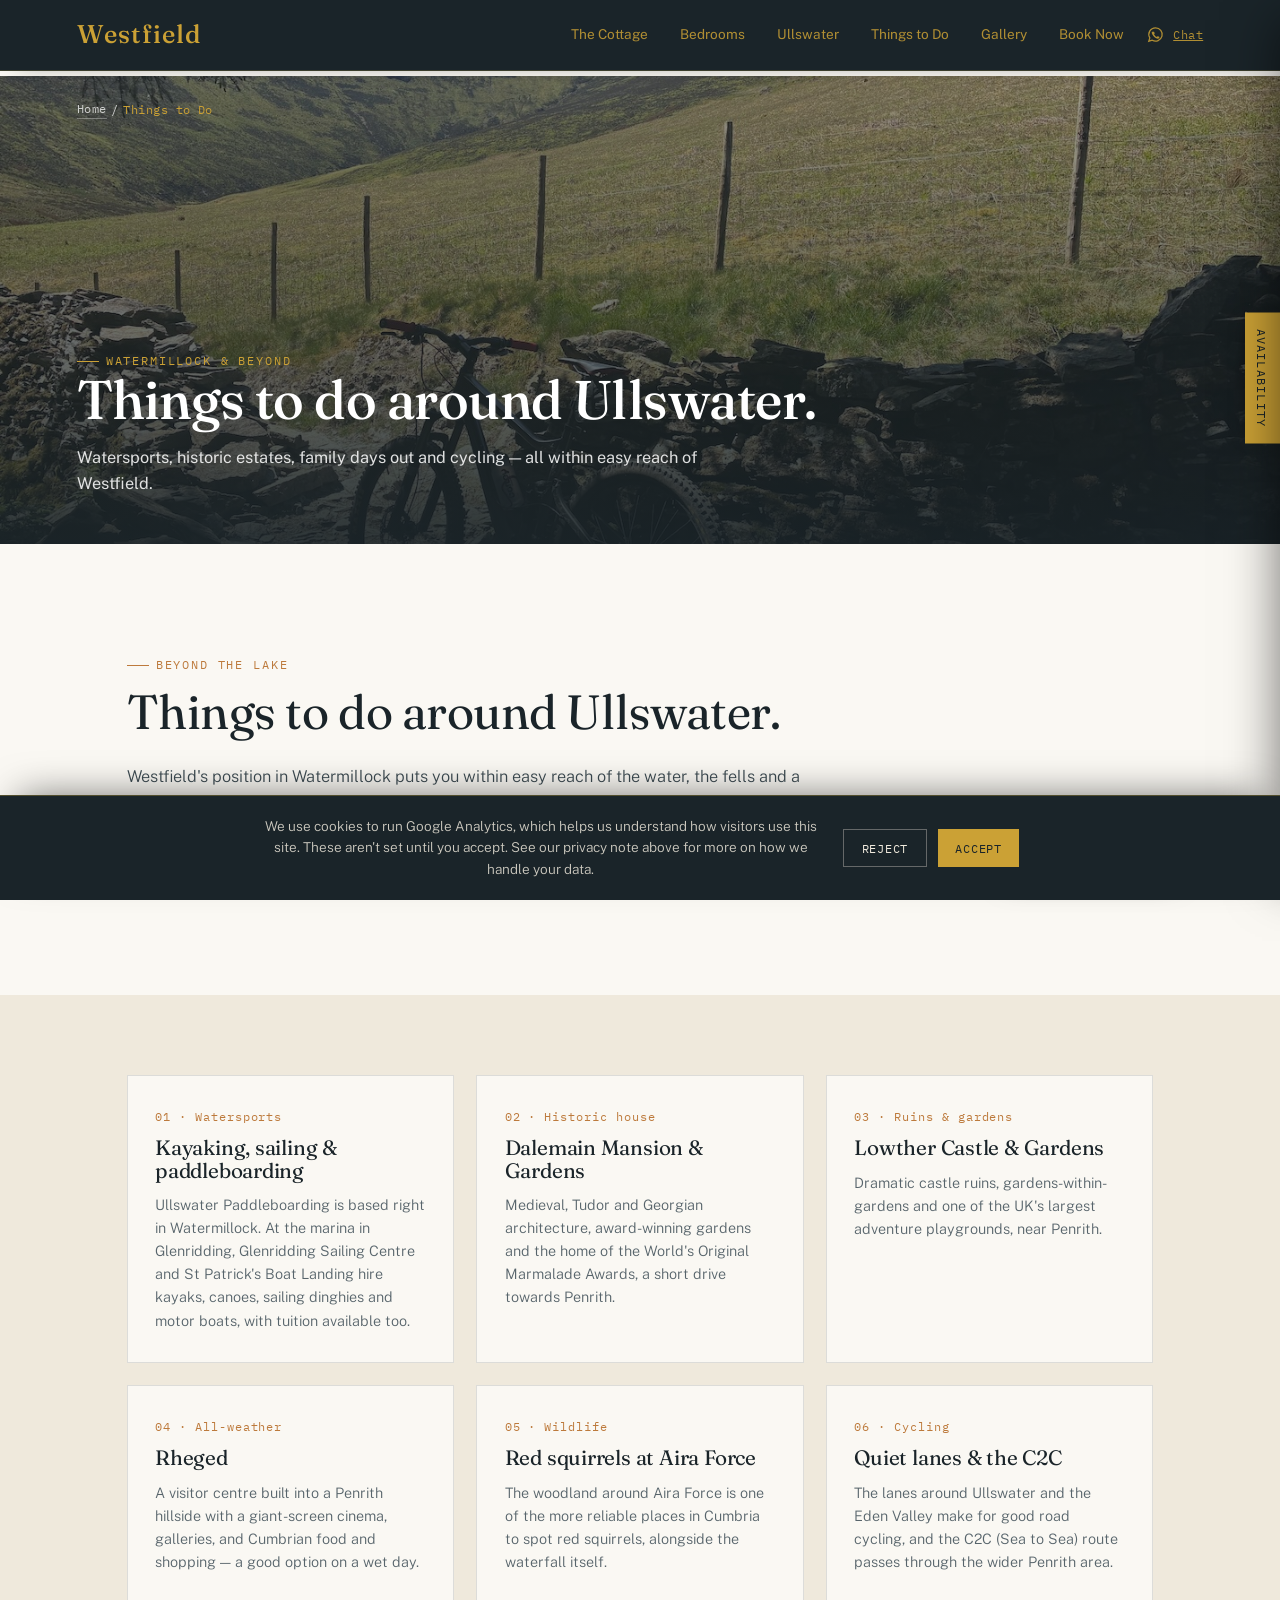
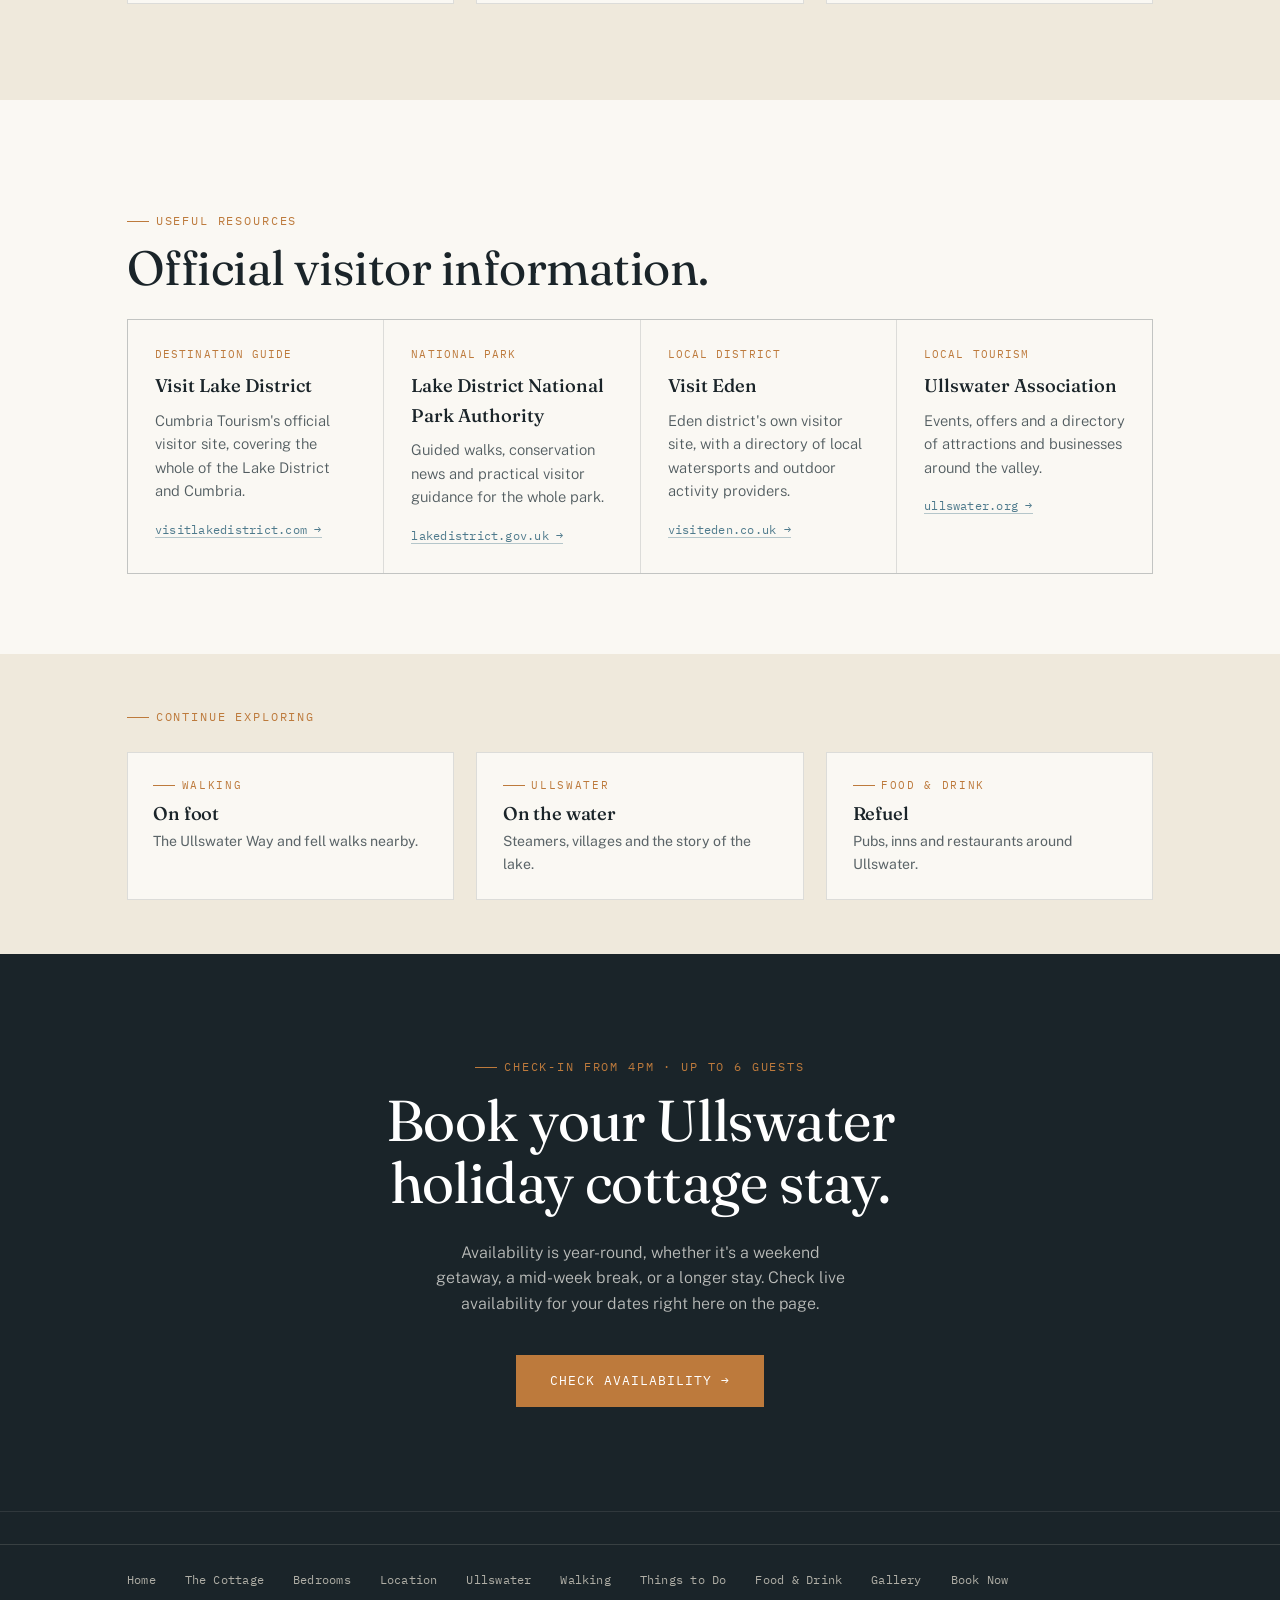
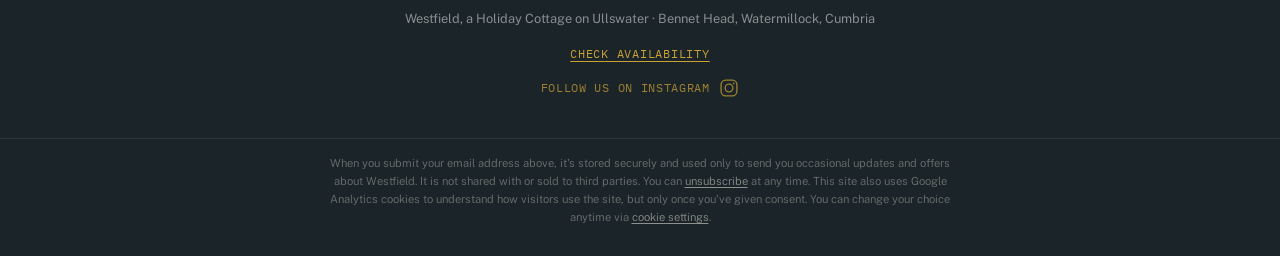
<file: things-to-do.html>
<!DOCTYPE html>
<html lang="en-GB">
<head>
<meta charset="UTF-8">
<meta name="viewport" content="width=device-width, initial-scale=1.0">
<meta name="theme-color" content="#1a2429">
<title>Things to Do near Ullswater | Westfield Holiday Cottage, Watermillock</title>
<meta name="description" content="Watersports, historic houses, family days out and cycling near Ullswater — a guide to things to do around Watermillock, Cumbria, from Westfield holiday cottage.">
<meta name="robots" content="index, follow">
<link rel="canonical" href="https://www.staywestfield.uk/things-to-do.html">
<meta property="og:title" content="Things to Do near Ullswater | Westfield Holiday Cottage, Watermillock">
<meta property="og:description" content="Watersports, historic houses, family days out and cycling near Ullswater — a guide to things to do around Watermillock, Cumbria, from Westfield holiday cottage.">
<meta property="og:type" content="website">
<meta property="og:url" content="https://www.staywestfield.uk/things-to-do.html">
<meta property="og:image" content="https://www.staywestfield.uk/images/bike_whinlatter.jpg">
<meta property="og:locale" content="en_GB">
<meta name="twitter:card" content="summary_large_image">
<link rel="icon" href="images/logo.png">
<link rel="preconnect" href="https://fonts.googleapis.com">
<link rel="preconnect" href="https://fonts.gstatic.com" crossorigin>
<link href="https://fonts.googleapis.com/css2?family=Fraunces:opsz,wght@9..144,300;9..144,400;9..144,500;9..144,600&family=Public+Sans:wght@300;400;500;600&family=IBM+Plex+Mono:wght@400;500&display=swap" rel="stylesheet">
<style>
  :root{
    --slate:#25333a;
    --slate-deep:#1a2429;
    --lake:#4e7a8c;
    --moss:#5f6f47;
    --stone:#efe9dc;
    --amber:#bd7a3c;
    --gold:#cba135;
    --off-white:#faf8f3;
    --line: rgba(37,51,58,0.14);
    --max: 1180px;
  }
  *{box-sizing:border-box; margin:0; padding:0;}
  html, body{max-width:100%; overflow-x:hidden;}
  html{scroll-behavior:smooth;}
  body{
    background:var(--off-white);
    color:var(--slate-deep);
    font-family:'Public Sans', sans-serif;
    font-weight:400;
    line-height:1.6;
    -webkit-font-smoothing:antialiased;
  }
  @media (prefers-reduced-motion: reduce){
    html{scroll-behavior:auto;}
    *{animation-duration:0.01ms !important; animation-iteration-count:1 !important; transition-duration:0.01ms !important;}
  }
  a{color:inherit;}
  img{display:block; width:100%; height:100%; object-fit:cover;}
  h1,h2,h3{font-family:'Fraunces', serif; font-weight:500; letter-spacing:-0.01em; line-height:1.08;}
  .eyebrow{
    font-family:'IBM Plex Mono', monospace;
    font-size:0.72rem;
    letter-spacing:0.16em;
    text-transform:uppercase;
    color:var(--amber);
    display:flex;
    align-items:center;
    gap:0.6em;
  }
  .eyebrow::before{content:""; width:22px; height:1px; background:var(--amber); display:inline-block;}
  .wrap{max-width:var(--max); margin:0 auto; padding:0 6vw;}

  .contours{position:absolute; inset:0; pointer-events:none; opacity:0.5;}
  .contours svg{width:100%; height:100%;}

  header{
    position:fixed; top:0; left:0; right:0; z-index:50;
    display:flex; justify-content:space-between; align-items:center;
    padding:1.2rem 6vw;
    background:var(--slate-deep);
    border-bottom:1px solid rgba(212,175,55,0.18);
    box-shadow:0 8px 24px -18px rgba(0,0,0,0.6);
  }
  header .mark{
    font-family:'Fraunces', serif; font-weight:500; font-size:1.6rem; letter-spacing:0.04em;
    color:var(--gold);
    line-height:1;
    text-decoration:none;
  }
  header nav{display:flex; gap:2rem; font-size:0.85rem; flex-wrap:nowrap; white-space:nowrap;}
  header nav a{color:var(--gold); text-decoration:none; opacity:0.85; transition:opacity .2s; padding:0.3rem 0;}
  header nav a:hover{opacity:1;}
  header nav a:focus-visible, a:focus-visible, button:focus-visible{
    outline:2px solid var(--gold); outline-offset:3px;
  }
  @media (max-width:1000px) and (min-width:861px){ header nav{gap:1.2rem; font-size:0.78rem;} }
  @media (max-width:860px){ header nav{display:none;} }
  .menu-trigger{
    display:none; background:none; border:none; cursor:pointer;
    color:var(--gold); font-family:'IBM Plex Mono', monospace;
    font-size:0.8rem; letter-spacing:0.08em; text-transform:uppercase;
    padding:0.5rem 0.2rem;
  }
  @media (max-width:860px){ .menu-trigger{display:inline-block;} }

  .mobile-menu{
    position:fixed; inset:0; z-index:95;
    background:var(--slate-deep);
    display:none;
    flex-direction:column;
    padding:1.2rem 6vw 2rem;
  }
  .mobile-menu.is-open{display:flex;}
  .mobile-menu-top{display:flex; justify-content:space-between; align-items:center; margin-bottom:2.5rem;}
  .mobile-menu-close{
    background:none; border:none; cursor:pointer; color:var(--gold);
    font-size:2rem; line-height:1; padding:0.3rem;
  }
  .mobile-menu nav{display:flex; flex-direction:column; gap:0.4rem;}
  .mobile-menu nav a{
    color:var(--stone); text-decoration:none;
    font-family:'Fraunces', serif; font-size:1.7rem; font-weight:400;
    padding:0.7rem 0; border-bottom:1px solid rgba(239,233,220,0.1);
  }
  .mobile-menu-footer{
    margin-top:auto; display:flex; flex-direction:column; gap:1rem;
    padding-top:2rem;
  }
  .mobile-menu-footer a{
    color:var(--gold); text-decoration:none;
    font-family:'IBM Plex Mono', monospace; font-size:0.85rem; letter-spacing:0.04em;
  }
  .header-right{display:flex; align-items:center; gap:1.4rem;}
  .header-whatsapp{
    display:inline-flex; align-items:center; justify-content:center; gap:0.5rem;
    color:var(--gold); opacity:0.85; transition:opacity .2s ease;
  }
  .header-whatsapp:hover{opacity:1;}
  .header-whatsapp-label{
    font-family:'IBM Plex Mono', monospace; font-size:0.78rem;
    letter-spacing:0.04em;
  }

  .hero{
    position:relative;
    height:100svh;
    min-height:560px;
    overflow:hidden;
    color:#fff;
    display:flex;
    align-items:flex-end;
  }
  .hero-media{position:absolute; inset:0; z-index:0; overflow:hidden; background:#efeee9;}
  .hero-img{
    position:absolute; inset:0; width:100%; height:100%;
    object-fit:cover;
    filter:saturate(0.95) brightness(0.8);
    transform:scale(1);
    opacity:0;
    transition:opacity 3.8s ease;
  }
  .hero-img-a{opacity:1; z-index:1; transform:scale(1);}
  .hero-img-a.is-fading{opacity:0;}
  .hero-img-b{z-index:2;}
  .hero-img-b.is-visible{opacity:1;}
  .hero-img.is-zooming{animation:heroZoom 7.5s ease-out forwards;}
  .hero-img-a.is-zooming{animation:heroZoomLogo 2.2s ease-out forwards;}
  @keyframes heroZoom{ from{transform:scale(1);} to{transform:scale(1.3);} }
  @keyframes heroZoomLogo{ from{transform:scale(1);} to{transform:scale(1.15);} }
  .hero-scrim{
    position:absolute; inset:0; z-index:3;
    background:var(--slate-deep);
    opacity:0;
    pointer-events:none;
    transition:opacity .05s linear;
  }
  .hero::after{
    content:"";
    position:absolute; inset:0; z-index:3;
    background:linear-gradient(180deg, rgba(26,36,41,0.15) 0%, rgba(26,36,41,0.05) 35%, rgba(26,36,41,0.85) 100%);
  }
  .hero-content{
    position:relative; z-index:4; padding:0 6vw 4.5rem; width:100%;
    opacity:0; transform:translateY(48px);
    transition:opacity 2.2s ease, transform 2.2s ease;
  }
  .hero-content.is-visible{opacity:1; transform:translateY(0);}
  .hero-content .eyebrow{color:var(--stone); margin-bottom:1.1rem;}
  .hero-content .eyebrow::before{background:var(--stone);}
  .hero h1{
    font-size:clamp(2.6rem, 6.5vw, 5.2rem);
    max-width:16ch;
    font-weight:400;
  }
  .hero h1 em{font-style:italic; color:var(--stone); font-weight:300;}
  .hero-sub{
    max-width:44ch; margin-top:1.2rem; font-size:1.05rem; color:rgba(255,255,255,0.82);
    font-weight:300;
  }
  .hero-facts{
    display:flex; gap:2.2rem; margin-top:2.4rem; flex-wrap:wrap;
    font-family:'IBM Plex Mono', monospace; font-size:0.78rem; letter-spacing:0.05em;
    text-transform:uppercase; color:var(--stone);
  }
  .hero-facts span strong{display:block; font-family:'Fraunces', serif; font-size:1.5rem; color:#fff; letter-spacing:0; text-transform:none; font-weight:400;}

  .scroll-cue{
    position:absolute; bottom:1.6rem; right:6vw; z-index:4;
    writing-mode:vertical-rl; color:rgba(255,255,255,0.6);
    font-family:'IBM Plex Mono', monospace; font-size:0.7rem; letter-spacing:0.14em;
    display:flex; align-items:center; gap:0.6rem;
  }
  .scroll-cue::after{content:""; width:1px; height:40px; background:rgba(255,255,255,0.4);}

  .highlights{
    background:var(--slate-deep); color:var(--stone);
    padding:3.6rem 0; position:relative; overflow:hidden;
  }
  .highlights .wrap{
    display:grid; grid-template-columns:repeat(3,1fr); gap:2.5rem;
    position:relative; z-index:1;
  }
  @media (max-width:820px){ .highlights .wrap{grid-template-columns:1fr;} }
  .h-item{border-left:1px solid rgba(239,233,220,0.25); padding-left:1.4rem;}
  .h-item h3{font-size:1.25rem; color:#fff; margin-bottom:0.5rem; font-weight:400;}
  .h-item p{font-size:0.92rem; color:rgba(239,233,220,0.72); font-weight:300;}

  .about{padding:7rem 0 5rem; position:relative;}
  .about .grid{display:grid; grid-template-columns:0.9fr 1.1fr; gap:5vw; align-items:start;}
  @media (max-width:900px){ .about .grid{grid-template-columns:1fr; gap:2.5rem;} }
  .about h2{font-size:clamp(2rem,4vw,3rem); font-weight:400; margin:0.7rem 0 1.6rem;}
  .about p{color:#3c4a51; max-width:60ch; margin-bottom:1.1rem; font-weight:300; font-size:1.02rem;}
  .about-figure{position:relative; aspect-ratio:4/5; overflow:hidden; border-radius:2px;}
  .about-figure .contours{opacity:0.9; mix-blend-mode:soft-light;}

  .divider{position:relative; height:120px; overflow:hidden; background:var(--stone);}

  .rooms{background:var(--stone); padding:5rem 0 6rem;}
  .rooms-head{display:flex; justify-content:space-between; align-items:flex-end; gap:2rem; margin-bottom:3rem; flex-wrap:wrap;}
  .rooms-head h2{font-size:clamp(1.9rem,3.4vw,2.6rem); font-weight:400;}
  .room-grid{display:grid; grid-template-columns:repeat(3, 1fr); gap:1.4rem;}
  @media (max-width:860px){ .room-grid{grid-template-columns:1fr;} }
  .room-card{
    background:var(--off-white); border:1px solid var(--line); padding:1.9rem 1.7rem;
    display:flex; flex-direction:column; gap:0.7rem;
    transition:transform .35s ease, box-shadow .35s ease;
  }
  .room-card:hover{transform:translateY(-4px); box-shadow:0 18px 34px -22px rgba(26,36,41,0.35);}
  .room-num{font-family:'IBM Plex Mono', monospace; font-size:0.75rem; color:var(--amber); letter-spacing:0.08em;}
  .room-card h3{font-size:1.3rem; font-weight:400;}
  .room-card p{font-size:0.9rem; color:#57646b; font-weight:300;}

  .gallery{padding:5.5rem 0; background:var(--off-white);}
  .gallery-head{margin-bottom:2.4rem;}
  .gallery-title-line{display:flex; align-items:center; gap:0.9rem;}
  .gallery-head h2{font-size:clamp(1.9rem,3.4vw,2.6rem); font-weight:400; margin-top:0.6rem;}
  .g-grid{
    display:grid;
    grid-template-columns:repeat(6, 1fr);
    grid-auto-rows:14vw;
    gap:0.6rem;
  }
  @media (max-width:820px){ .g-grid{grid-template-columns:repeat(2,1fr); grid-auto-rows:38vw;} }
  .g-item{overflow:hidden; position:relative;}
  .g-item img{transition:transform .6s ease;}
  .g-item:hover img{transform:scale(1.06);}
  .g-item.a{grid-column:span 4; grid-row:span 2;}
  .g-item.b{grid-column:span 2; grid-row:span 1;}
  .g-item.c{grid-column:span 2; grid-row:span 1;}
  .g-item.d{grid-column:span 3; grid-row:span 1;}
  .g-item.d img{object-fit:contain; background:var(--slate-deep);}
  .g-item.e{grid-column:span 3; grid-row:span 1;}
  @media (max-width:820px){ .g-item.a,.g-item.b,.g-item.c,.g-item.d,.g-item.e{grid-column:span 1; grid-row:span 1;} }

  .amenities{background:var(--slate); color:var(--stone); padding:6rem 0;}
  .amenities .wrap > .eyebrow{color:var(--stone);}
  .amenities .wrap > .eyebrow::before{background:var(--stone);}
  .amenities h2{font-size:clamp(1.9rem,3.4vw,2.6rem); font-weight:400; margin:0.6rem 0 3rem; max-width:16ch;}
  .amen-grid{
    display:grid; grid-template-columns:repeat(4,1fr); gap:0;
    border-top:1px solid rgba(239,233,220,0.18);
    border-left:1px solid rgba(239,233,220,0.18);
  }
  @media (max-width:820px){ .amen-grid{grid-template-columns:repeat(2,1fr);} }
  .amen-item{
    padding:1.4rem 1.4rem 1.4rem 0;
    border-bottom:1px solid rgba(239,233,220,0.18);
    border-right:1px solid rgba(239,233,220,0.18);
    padding-left:1.4rem;
    font-size:0.95rem; font-weight:300;
    display:flex; align-items:center; min-height:76px;
  }

  .setting{padding:6.5rem 0; position:relative; overflow:hidden;}
  .setting .grid{display:grid; grid-template-columns:1fr 1fr; gap:4vw; align-items:center;}
  @media (max-width:900px){ .setting .grid{grid-template-columns:1fr;} }
  .setting h2{font-size:clamp(1.9rem,3.4vw,2.6rem); font-weight:400; margin:0.7rem 0 1.4rem;}
  .setting p{color:#3c4a51; font-weight:300; margin-bottom:1rem; max-width:52ch;}
  .setting-figure{aspect-ratio:1/1; position:relative; overflow:hidden;}

  .host{background:var(--stone); padding:5rem 0;}
  .host .card{
    display:flex; gap:2rem; align-items:center; background:var(--off-white);
    border:1px solid var(--line); padding:2.4rem; max-width:720px;
  }
  @media (max-width:600px){ .host .card{flex-direction:column; text-align:center;} }
  .host .photo{width:96px; height:96px; border-radius:50%; overflow:hidden; flex-shrink:0;}
  .host h3{font-size:1.3rem; font-weight:500; margin-bottom:0.3rem;}
  .host p{font-size:0.92rem; color:#57646b; font-weight:300;}

  .cta{
    background:var(--slate-deep); color:#fff; padding:6.5rem 0; text-align:center;
    position:relative; overflow:hidden;
  }
  .cta h2{font-size:clamp(2.2rem,5vw,3.6rem); font-weight:400; max-width:16ch; margin:0.8rem auto 1.6rem;}
  .cta p{color:rgba(250,248,243,0.72); max-width:42ch; margin:0 auto 2.4rem; font-weight:300;}
  .btn{
    display:inline-flex; align-items:center; gap:0.6rem;
    background:var(--amber); color:#fff; text-decoration:none;
    padding:1rem 2.1rem; font-family:'IBM Plex Mono', monospace;
    font-size:0.8rem; letter-spacing:0.08em; text-transform:uppercase;
    transition:background .25s ease, transform .25s ease;
  }
  .btn:hover{background:#a8672f; transform:translateY(-2px);}

  .mobile-book-bar{
    display:none;
    position:fixed; left:0; right:0; bottom:0; z-index:70;
    background:var(--slate-deep);
    border-top:1px solid rgba(212,175,55,0.25);
    padding:0.8rem 6vw;
    box-shadow:0 -10px 24px -14px rgba(0,0,0,0.5);
  }
  .mobile-book-bar a{
    display:block; text-align:center;
    background:var(--amber); color:#fff; text-decoration:none;
    padding:0.85rem 1rem; font-family:'IBM Plex Mono', monospace;
    font-size:0.78rem; letter-spacing:0.06em; text-transform:uppercase;
  }
  @media (max-width:640px){
    .mobile-book-bar{display:block;}
    body{padding-bottom:4.2rem;}
  }

  footer{
    background:var(--slate-deep); color:rgba(250,248,243,0.5);
    padding:2rem 0 2.5rem; font-size:0.8rem; text-align:center;
    border-top:1px solid rgba(239,233,220,0.1);
  }
  footer a{text-decoration:underline; text-underline-offset:3px;}
  .footer-inner{
    display:flex; flex-direction:column; align-items:center; justify-content:center; gap:0.9rem;
    flex-wrap:wrap;
  }
  .footer-check-availability{
    color:var(--gold); text-decoration:underline; text-underline-offset:3px;
    font-family:'IBM Plex Mono', monospace; font-size:0.78rem;
    letter-spacing:0.06em; text-transform:uppercase;
  }
  .footer-social{
    color:var(--gold); opacity:0.75; text-decoration:none;
    display:inline-flex; align-items:center; justify-content:center; gap:0.6rem;
    transition:opacity .2s ease;
  }
  .footer-social:hover{opacity:1;}
  .footer-social-label{
    font-family:'IBM Plex Mono', monospace; font-size:0.72rem;
    letter-spacing:0.06em; text-transform:uppercase;
  }

  .privacy-note{
    background:var(--slate-deep);
    border-top:1px solid rgba(239,233,220,0.08);
    padding:1rem 6vw 1.8rem;
    text-align:center;
  }
  .privacy-note p{
    max-width:640px; margin:0 auto;
    font-size:0.7rem; line-height:1.6;
    color:rgba(239,233,220,0.4);
    font-weight:300;
  }
  .privacy-note a{color:rgba(239,233,220,0.55); text-decoration:underline; text-underline-offset:2px;}
  .privacy-note button.privacy-unsub-trigger{
    background:none; border:none; padding:0; margin:0; cursor:pointer;
    font:inherit; color:rgba(239,233,220,0.55);
    text-decoration:underline; text-underline-offset:2px;
  }
  .privacy-note .cookie-settings-trigger{
    background:none; border:none; padding:0; margin:0; cursor:pointer;
    font:inherit; color:rgba(239,233,220,0.55);
    text-decoration:underline; text-underline-offset:2px;
  }

  .cookie-banner{
    position:fixed; left:0; right:0; bottom:0; z-index:100;
    background:var(--slate-deep); color:var(--stone);
    border-top:1px solid rgba(212,175,55,0.3);
    box-shadow:0 -16px 40px -20px rgba(0,0,0,0.6);
    padding:1.2rem 6vw;
    display:none;
    align-items:center; justify-content:center; gap:1.4rem;
    flex-wrap:wrap; text-align:center;
  }
  .cookie-banner.is-visible{display:flex;}
  .cookie-banner p{
    font-size:0.85rem; font-weight:300; max-width:560px;
    color:rgba(239,233,220,0.85); margin:0;
  }
  .cookie-banner a{color:var(--gold); text-decoration:underline; text-underline-offset:2px;}
  .cookie-banner-actions{display:flex; gap:0.7rem; flex-wrap:wrap; justify-content:center;}
  .cookie-banner-actions button{
    border:none; cursor:pointer; font-family:'IBM Plex Mono', monospace;
    font-size:0.75rem; letter-spacing:0.06em; text-transform:uppercase;
    padding:0.65rem 1.1rem; transition:background .2s ease, opacity .2s ease;
  }
  .cookie-accept{background:var(--gold); color:var(--slate-deep);}
  .cookie-accept:hover{background:#e0b64a;}
  .cookie-reject{background:transparent; color:var(--stone); border:1px solid rgba(239,233,220,0.35) !important;}
  .cookie-reject:hover{opacity:0.8;}

  .modal-overlay{
    position:fixed; inset:0; z-index:90;
    background:rgba(20,26,29,0.7);
    display:none; align-items:center; justify-content:center;
    padding:1.5rem;
  }
  .modal-overlay.is-open{display:flex;}
  .modal-box{
    position:relative; width:min(360px, 100%);
    background:var(--slate-deep); color:var(--stone);
    border:1px solid rgba(212,175,55,0.25);
    box-shadow:0 25px 60px -20px rgba(0,0,0,0.6);
    padding:1.9rem 1.7rem 1.7rem;
  }
  .modal-close{
    position:absolute; top:0.7rem; right:0.8rem;
    background:none; border:none; cursor:pointer;
    color:var(--stone); opacity:0.7;
    font-size:1.3rem; line-height:1; padding:0.3rem;
    transition:opacity .2s ease;
  }
  .modal-close:hover{opacity:1;}
  .modal-box h3{font-size:1.1rem; font-weight:500; margin-bottom:0.5rem; color:#fff;}
  .modal-box p{font-size:0.85rem; color:rgba(239,233,220,0.75); font-weight:300; margin-bottom:1.1rem;}
  .modal-form{display:flex; flex-direction:column; gap:0.7rem;}
  .modal-form input[type="email"]{
    width:100%; padding:0.7rem 0.9rem;
    background:var(--off-white); border:1px solid rgba(212,175,55,0.3);
    color:var(--slate-deep); font-family:'Public Sans', sans-serif; font-size:0.9rem;
  }
  .modal-form input[type="email"]:focus-visible{outline:2px solid var(--gold); outline-offset:2px;}
  .modal-form button[type="submit"]{
    background:var(--gold); color:var(--slate-deep); border:none; cursor:pointer;
    padding:0.7rem 1rem; font-family:'IBM Plex Mono', monospace; font-size:0.75rem;
    letter-spacing:0.06em; text-transform:uppercase; transition:background .2s ease;
  }
  .modal-form button[type="submit"]:hover{background:#e0b64a;}
  .modal-success{font-size:0.9rem; color:var(--gold); font-weight:400; display:none;}
  .modal-box.is-submitted .modal-form{display:none;}
  .modal-box.is-submitted .modal-success{display:block;}

  .newsletter-box{
    position:fixed; right:1.5rem; bottom:5.7rem; z-index:80;
    width:min(320px, calc(100vw - 3rem));
    background:var(--slate-deep); color:var(--stone);
    border:1px solid rgba(212,175,55,0.25);
    box-shadow:0 20px 45px -20px rgba(0,0,0,0.55);
    padding:1.6rem 1.6rem 1.5rem;
    opacity:0; transform:translateY(16px) scale(0.98);
    pointer-events:none;
    transition:opacity .4s ease, transform .4s ease;
  }
  .newsletter-box.is-visible{opacity:1; transform:translateY(0) scale(1); pointer-events:auto;}
  .newsletter-close{
    position:absolute; top:0.7rem; right:0.8rem;
    background:none; border:none; cursor:pointer;
    color:var(--stone); opacity:0.7;
    font-size:1.3rem; line-height:1; padding:0.3rem;
    transition:opacity .2s ease;
  }
  .newsletter-close:hover{opacity:1;}
  .newsletter-box .eyebrow{color:var(--gold); margin-bottom:0.6rem;}
  .newsletter-box .eyebrow::before{background:var(--gold);}
  .newsletter-box h3{font-size:1.15rem; font-weight:500; margin-bottom:0.5rem; color:#fff;}
  .newsletter-box p{font-size:0.85rem; color:rgba(239,233,220,0.75); font-weight:300; margin-bottom:1.1rem;}
  .newsletter-form{display:flex; flex-direction:column; gap:0.7rem;}
  .newsletter-form input[type="email"]{
    width:100%; padding:0.7rem 0.9rem;
    background:var(--off-white); border:1px solid rgba(212,175,55,0.3);
    color:var(--slate-deep); font-family:'Public Sans', sans-serif; font-size:0.9rem;
  }
  .newsletter-form input[type="email"]:focus-visible{outline:2px solid var(--gold); outline-offset:2px;}
  .newsletter-form button{
    background:var(--gold); color:var(--slate-deep); border:none; cursor:pointer;
    padding:0.7rem 1rem; font-family:'IBM Plex Mono', monospace; font-size:0.75rem;
    letter-spacing:0.06em; text-transform:uppercase; transition:background .2s ease;
  }
  .newsletter-form button:hover{background:#e0b64a;}
  .newsletter-success{font-size:0.9rem; color:var(--gold); font-weight:400; display:none;}
  .newsletter-box.is-submitted .newsletter-form{display:none;}
  .newsletter-box.is-submitted .newsletter-success{display:block;}
  @media (max-width:600px){ .newsletter-box{right:1rem; bottom:5.2rem; left:1rem; width:auto;} }

  .chat-bubble{
    position:fixed; right:1.5rem; bottom:1.5rem; z-index:78;
    display:flex; align-items:center; gap:0.7rem;
    text-decoration:none;
    opacity:0; transform:translateY(16px) scale(0.95);
    pointer-events:none;
    transition:opacity .4s ease, transform .4s ease;
  }
  .chat-bubble.is-visible{opacity:1; transform:translateY(0) scale(1); pointer-events:auto;}

  .availability-tab{
    position:fixed; top:42%; right:0; z-index:82;
    transform:translateY(-50%);
    background:var(--gold); color:var(--slate-deep);
    border:none; cursor:pointer;
    padding:1rem 0.6rem;
    font-family:'IBM Plex Mono', monospace; font-size:0.78rem;
    letter-spacing:0.1em; text-transform:uppercase;
    writing-mode:vertical-rl; text-orientation:mixed;
    box-shadow:-6px 0 18px -8px rgba(0,0,0,0.4);
    transition:background .2s ease;
  }
  .availability-tab:hover{background:#e0b64a;}

  .availability-backdrop{
    position:fixed; inset:0; z-index:83;
    background:rgba(20,26,29,0.55);
    opacity:0; pointer-events:none;
    transition:opacity .3s ease;
  }
  .availability-backdrop.is-open{opacity:1; pointer-events:auto;}

  .availability-panel{
    position:fixed; top:0; right:0; bottom:0; z-index:84;
    width:min(440px, 92vw);
    background:var(--off-white);
    box-shadow:-20px 0 50px -20px rgba(0,0,0,0.55);
    transform:translateX(100%);
    transition:transform .4s ease;
    display:flex; flex-direction:column;
    overflow-y:auto;
  }
  .availability-panel.is-open{transform:translateX(0);}
  .availability-panel-header{
    display:flex; justify-content:space-between; align-items:center;
    padding:1.2rem 1.4rem;
    background:var(--slate-deep); color:#fff;
    position:sticky; top:0; z-index:1;
  }
  .availability-panel-header h3{
    font-family:'Fraunces', serif; font-size:1.15rem; font-weight:500; color:var(--gold);
  }
  .availability-panel-close{
    background:none; border:none; cursor:pointer; color:var(--stone);
    font-size:1.6rem; line-height:1; padding:0.2rem 0.5rem;
  }
  .availability-panel-body{padding:1.3rem 1.4rem 2rem;}
  @media (max-width:600px){
    .availability-tab{padding:0.85rem 0.5rem; font-size:0.72rem;}
  }
  .chat-greeting{
    background:var(--slate-deep); color:var(--stone);
    border:1px solid rgba(212,175,55,0.3);
    padding:0.65rem 0.9rem;
    font-size:0.78rem; line-height:1.4; font-weight:300;
    max-width:190px;
    box-shadow:0 14px 30px -14px rgba(0,0,0,0.55);
  }
  .chat-avatar-wrap{position:relative; width:60px; height:60px; flex-shrink:0;}
  .chat-bubble-avatar{
    position:absolute; inset:0; border-radius:50%; overflow:hidden;
    border:2px solid var(--gold);
    background:var(--slate-deep);
  }
  .chat-bubble-avatar img{width:100%; height:100%; object-fit:cover;}
  .chat-bubble-badge{
    position:absolute; bottom:-3px; right:-3px;
    width:24px; height:24px; border-radius:50%;
    background:var(--gold); color:var(--slate-deep);
    display:flex; align-items:center; justify-content:center;
    border:2px solid var(--slate-deep);
  }
  @media (max-width:600px){
    .chat-bubble{right:1rem; bottom:1rem;}
    .chat-greeting{max-width:150px; font-size:0.72rem; padding:0.55rem 0.75rem;}
  }
  @media (max-width:640px){
    .chat-bubble{bottom:4.6rem;}
    .newsletter-box{bottom:8.8rem;}
  }

  .reveal{opacity:0; transform:translateY(18px); transition:opacity .8s ease, transform .8s ease;}
  .reveal.in{opacity:1; transform:translateY(0);}

  /* ============================================================
     RESPONSIVE MOBILE LAYOUT
     Optimised for phones from 320px through 760px.
     ============================================================ */
  @media (max-width:760px){
    html{font-size:100%;}
    body{
      background:#e6dfcd;
      overflow-x:hidden;
      padding-bottom:4.8rem;
    }

    header{
      padding:0.85rem 5vw;
      min-height:58px;
    }
    header .mark{font-size:1.35rem;}
    .header-right{gap:0.9rem;}
    .header-whatsapp{gap:0;}
    .header-whatsapp-label{display:none;}
    .header-whatsapp svg{width:21px;height:21px;}
    .menu-trigger{font-size:0.72rem;padding:0.55rem 0.1rem;}

    .mobile-menu{
      padding:1rem 7vw 1.5rem;
      overflow-y:auto;
    }
    .mobile-menu-top{margin-bottom:1.4rem;}
    .mobile-menu nav{gap:0;}
    .mobile-menu nav a{
      font-size:1.45rem;
      padding:0.62rem 0;
    }
    .mobile-menu-footer{gap:0.8rem;padding-top:1.5rem;}
    .mobile-menu-footer a{font-size:0.75rem;}

    .hero{
      height:82svh;
      min-height:560px;
      max-height:760px;
    }
    .hero-content{
      padding:0 7vw 3.2rem;
    }
    .hero-content .eyebrow{
      font-size:0.62rem;
      letter-spacing:0.12em;
      margin-bottom:0.8rem;
    }
    .hero-content .eyebrow::before{width:16px;}
    .hero h1{
      font-size:clamp(2.25rem,10.5vw,3.55rem);
      line-height:1.03;
      max-width:14ch;
    }
    .hero-sub{
      margin-top:1rem;
      font-size:0.92rem;
      line-height:1.5;
      max-width:42ch;
    }
    .hero-facts{
      gap:1rem 1.25rem;
      margin-top:1.6rem;
      font-size:0.63rem;
    }
    .hero-facts span{min-width:58px;}
    .hero-facts span strong{font-size:1.3rem;}
    .scroll-cue{display:none;}

    .highlights, .about, .rooms, .gallery, .amenities, .setting, .host, .cta{
      margin:0 0.65rem 0.9rem;
      border-radius:18px;
      overflow:hidden;
      box-shadow:0 14px 30px -22px rgba(26,36,41,0.45);
    }
    .highlights{margin-top:0.9rem;padding:2.4rem 0;}
    .highlights .wrap{gap:1.8rem;}
    .h-item{padding-left:1rem;}
    .h-item h3{font-size:1.12rem;}
    .h-item p{font-size:0.86rem;line-height:1.55;}

    .wrap{
      width:100%;
      max-width:none;
      padding:0 6.5vw;
    }
    .about{padding:3.2rem 0 3rem;}
    .about .grid{gap:2rem;}
    .about h2{
      font-size:clamp(1.85rem,8vw,2.35rem);
      line-height:1.08;
      margin:0.55rem 0 1.15rem;
    }
    .about p{font-size:0.94rem;line-height:1.62;margin-bottom:0.9rem;}
    .about-figure{aspect-ratio:4/3;border-radius:10px;}

    .rooms{padding:3.2rem 0 3.4rem;}
    .rooms-head{margin-bottom:1.8rem;gap:1rem;}
    .rooms-head h2{
      font-size:clamp(1.8rem,7.5vw,2.3rem);
      line-height:1.08;
    }
    .room-grid{grid-template-columns:1fr;gap:0.8rem;}
    .room-card{
      padding:1.35rem 1.25rem;
      gap:0.55rem;
      border-radius:10px;
    }
    .room-num{font-size:0.67rem;}
    .room-card h3{font-size:1.18rem;}
    .room-card p{font-size:0.86rem;line-height:1.55;}

    .gallery{padding:3.2rem 0 3.4rem;}
    .gallery-head{margin-bottom:1.5rem;}
    .gallery-title-row{display:block;}
    .gallery-title-line{gap:0.65rem;}
    .gallery-head h2{
      font-size:clamp(1.85rem,7.5vw,2.3rem);
      margin-top:0.45rem;
    }
    .g-grid{
      grid-template-columns:1fr;
      grid-auto-rows:auto;
      gap:0.65rem;
    }
    .g-item.a,.g-item.b,.g-item.c,.g-item.d,.g-item.e{
      grid-column:span 1;
      grid-row:span 1;
      aspect-ratio:4/3;
    }
    .g-item.a{aspect-ratio:16/10;}
    .g-item.d img{object-fit:cover;}

    .amenities{padding:3.4rem 0;}
    .amenities h2{
      font-size:clamp(1.8rem,7.5vw,2.3rem);
      margin:0.55rem 0 1.8rem;
      line-height:1.08;
    }
    .amen-grid{grid-template-columns:1fr;}
    .amen-item{
      min-height:58px;
      padding:0.85rem 1rem;
      font-size:0.88rem;
    }

    .setting{padding:3.4rem 0;}
    .setting .grid{gap:1.8rem;}
    .setting-figure{aspect-ratio:4/3;border-radius:10px;}
    .setting h2{
      font-size:clamp(1.8rem,7.5vw,2.3rem);
      margin:0.55rem 0 1rem;
    }
    .setting p{font-size:0.94rem;line-height:1.6;}

    .host{padding:3.2rem 0;}
    .host .card{
      padding:1.6rem 1.3rem;
      gap:1rem;
      border-radius:10px;
    }
    .host .photo{width:84px;height:84px;}
    .host h3{font-size:1.2rem;}
    .host p{font-size:0.86rem;line-height:1.55;}

    .cta{padding:3.8rem 0 4rem;}
    .cta .eyebrow{font-size:0.61rem;}
    .cta h2{
      font-size:clamp(2rem,9vw,2.8rem);
      line-height:1.05;
      margin:0.65rem auto 1.15rem;
    }
    .cta p{font-size:0.9rem;line-height:1.55;margin-bottom:1.6rem;}
    .btn{
      width:100%;
      justify-content:center;
      padding:0.95rem 1rem;
      font-size:0.72rem;
    }

    footer{padding:1.7rem 0 2rem;font-size:0.72rem;}
    .footer-inner{gap:0.8rem;}
    .footer-inner span{line-height:1.6;}
    .footer-social-label{font-size:0.66rem;}
    .privacy-note{padding:0.9rem 6vw 1.5rem;}
    .privacy-note p{font-size:0.64rem;}

    .newsletter-box{
      left:0.75rem;
      right:0.75rem;
      bottom:5.25rem;
      width:auto;
      padding:1.25rem 1.2rem 1.15rem;
    }
    .newsletter-box h3{font-size:1.05rem;}
    .newsletter-box p{font-size:0.78rem;margin-bottom:0.9rem;}
    .newsletter-form{gap:0.55rem;}

    .chat-bubble{
      right:0.8rem;
      bottom:4.9rem;
    }
    .chat-greeting{
      max-width:145px;
      font-size:0.68rem;
      padding:0.5rem 0.65rem;
    }
    .chat-avatar-wrap{width:54px;height:54px;}
    .chat-bubble-badge{width:22px;height:22px;}

    .reveal{
      transform:translateY(28px);
      transition:opacity .7s ease, transform .7s ease;
    }
    .reveal.in{transform:translateY(0);}
  }

  @media (max-width:390px){
    .hero{height:84svh;min-height:540px;}
    .hero-content{padding-left:6.5vw;padding-right:6.5vw;padding-bottom:2.7rem;}
    .hero h1{font-size:clamp(2.05rem,10.2vw,2.75rem);}
    .hero-sub{font-size:0.88rem;}
    .hero-facts{gap:0.8rem 0.9rem;font-size:0.59rem;}
    .hero-facts span{min-width:52px;}
    .hero-facts span strong{font-size:1.2rem;}
    .wrap{padding-left:6vw;padding-right:6vw;}
    .highlights, .about, .rooms, .gallery, .amenities, .setting, .host, .cta{
      margin-left:0.5rem;
      margin-right:0.5rem;
    }
    .room-card{padding:1.2rem 1.1rem;}
    .amen-item{font-size:0.84rem;}
    .chat-greeting{display:none;}
  }

  @media (min-width:761px) and (max-width:900px){
    .wrap{padding-left:5vw;padding-right:5vw;}
    header{padding-left:5vw;padding-right:5vw;}
  }

  @media (hover:none){
    .room-card:hover,
    .g-item:hover img,
    .btn:hover{transform:none;box-shadow:none;}
  }

  /* ============================================
     Added for multi-page SEO build-out (subpages)
     ============================================ */

  .subhero{
    position:relative;
    height:52vh;
    min-height:380px;
    max-height:560px;
    overflow:hidden;
    color:#fff;
    margin-top:76px;
  }
  .subhero-media{position:absolute; inset:0; z-index:0; overflow:hidden; background:#1a2429;}
  .subhero-media img{
    position:absolute; inset:0; width:100%; height:100%; object-fit:cover;
    filter:saturate(0.95) brightness(0.72);
  }
  .subhero-scrim{
    position:absolute; inset:0; z-index:1;
    background:linear-gradient(180deg, rgba(26,36,41,0.15) 0%, rgba(26,36,41,0.55) 65%, rgba(26,36,41,0.88) 100%);
  }
  .subhero-content{position:absolute; left:0; right:0; bottom:0; z-index:2; padding:0 6vw 3rem;}
  .subhero-content .eyebrow{color:var(--gold);}
  .subhero-content .eyebrow::before{background:var(--gold);}
  .subhero-content h1{font-size:clamp(2rem, 5vw, 3.4rem); color:#fff; max-width:820px;}
  .subhero-content p{font-size:1.02rem; color:rgba(255,255,255,0.86); max-width:640px; margin-top:0.9rem;}

  .breadcrumb{
    position:relative; z-index:2;
    display:flex; flex-wrap:wrap; align-items:center; gap:0.4em;
    font-family:'IBM Plex Mono', monospace; font-size:0.72rem; letter-spacing:0.04em;
    color:rgba(255,255,255,0.75);
    padding:1.5rem 6vw 0;
  }
  .breadcrumb a{color:rgba(255,255,255,0.75); text-decoration:none; border-bottom:1px solid rgba(255,255,255,0.3);}
  .breadcrumb a:hover{color:#fff; border-color:#fff;}
  .breadcrumb span[aria-current]{color:var(--gold);}

  .section-intro{max-width:760px; margin:0 auto 3rem;}
  .section-intro.left{margin:0 0 3rem;}

  .prose p{margin-bottom:1.05rem; max-width:68ch;}
  .prose p:last-child{margin-bottom:0;}

  .link-list{list-style:none; margin:1.2rem 0; padding:0;}
  .link-list li{
    padding:0.55rem 0; border-bottom:1px solid var(--line);
    display:flex; justify-content:space-between; gap:1rem; align-items:baseline;
  }
  .link-list li:first-child{border-top:1px solid var(--line);}
  .link-list a{text-decoration:underline; text-decoration-color:rgba(37,51,58,0.35); text-underline-offset:3px;}
  .link-list a:hover{text-decoration-color:currentColor;}

  .resource-grid{
    display:grid; grid-template-columns:repeat(auto-fit, minmax(240px,1fr));
    gap:1px; background:var(--line); border:1px solid var(--line); margin-top:1.5rem;
  }
  .resource-card{background:var(--off-white); padding:1.6rem 1.7rem;}
  .resource-card .r-cat{
    font-family:'IBM Plex Mono', monospace; font-size:0.68rem; letter-spacing:0.1em; text-transform:uppercase;
    color:var(--amber);
  }
  .resource-card h4{font-family:'Fraunces', serif; font-weight:500; font-size:1.15rem; margin:0.5rem 0 0.5rem;}
  .resource-card p{font-size:0.92rem; color:rgba(37,51,58,0.8); margin-bottom:0.8rem;}
  .resource-card a.ext-link{
    font-family:'IBM Plex Mono', monospace; font-size:0.76rem; letter-spacing:0.02em;
    color:var(--lake); text-decoration:none; border-bottom:1px solid rgba(78,122,140,0.4);
  }
  .resource-card a.ext-link:hover{border-color:var(--lake);}

  .faq{max-width:760px;}
  .faq details{
    border-bottom:1px solid var(--line);
    padding:1.1rem 0;
  }
  .faq details:first-child{border-top:1px solid var(--line);}
  .faq summary{
    font-family:'Fraunces', serif; font-size:1.08rem; font-weight:500;
    cursor:pointer; list-style:none; display:flex; justify-content:space-between; align-items:center; gap:1rem;
  }
  .faq summary::-webkit-details-marker{display:none;}
  .faq summary::after{
    content:"+"; font-family:'IBM Plex Mono', monospace; font-size:1.2rem; color:var(--amber);
    flex-shrink:0; transition:transform .2s ease;
  }
  .faq details[open] summary::after{content:"\2212";}
  .faq details p{margin-top:0.8rem; color:rgba(37,51,58,0.82); max-width:64ch;}

  .page-links-out{
    display:flex; flex-wrap:wrap; gap:0.9rem 1.6rem; margin-top:1.8rem;
  }
  .page-links-out a{
    font-family:'IBM Plex Mono', monospace; font-size:0.78rem; letter-spacing:0.03em;
    color:var(--slate-deep); text-decoration:none; padding-bottom:0.2rem;
    border-bottom:1px solid var(--amber);
  }
  .page-links-out a:hover{color:var(--amber);}

  .explore-more{background:var(--stone); padding:3.4rem 0;}
  .explore-more .wrap > .eyebrow{margin-bottom:1rem;}
  .explore-grid{
    display:grid; grid-template-columns:repeat(auto-fit, minmax(220px,1fr));
    gap:1.4rem; margin-top:1.6rem;
  }
  .explore-card{
    display:block; text-decoration:none; color:inherit;
    background:var(--off-white); border:1px solid var(--line); padding:1.5rem 1.6rem;
    transition:border-color .2s ease, transform .2s ease;
  }
  .explore-card:hover{border-color:var(--amber); transform:translateY(-2px);}
  .explore-card .eyebrow{font-size:0.66rem; margin-bottom:0.6rem;}
  .explore-card h3{font-size:1.15rem; margin-bottom:0.4rem;}
  .explore-card p{font-size:0.88rem; color:rgba(37,51,58,0.75);}

  .table-wrap{overflow-x:auto; margin:1.6rem 0;}
  table.simple-table{border-collapse:collapse; width:100%; min-width:480px; font-size:0.92rem;}
  table.simple-table th, table.simple-table td{
    text-align:left; padding:0.7rem 1rem; border-bottom:1px solid var(--line);
  }
  table.simple-table th{
    font-family:'IBM Plex Mono', monospace; font-size:0.7rem; letter-spacing:0.06em; text-transform:uppercase;
    color:var(--amber); font-weight:500;
  }

  .footer-sitemap{
    border-top:1px solid rgba(239,233,220,0.14);
  }
  .footer-sitemap .wrap{
    display:flex; flex-wrap:wrap; gap:0.5rem 1.8rem;
    padding:1.6rem 6vw 1.2rem;
    font-family:'IBM Plex Mono', monospace; font-size:0.74rem; letter-spacing:0.02em;
  }
  .footer-sitemap a{color:rgba(239,233,220,0.7); text-decoration:none;}
  .footer-sitemap a:hover{color:var(--gold);}

  @media (max-width:700px){
    .subhero{height:42vh; min-height:300px;}
    .breadcrumb{padding-top:1.1rem;}
  }

</style>
<script type="application/ld+json">
{
  "@context": "https://schema.org",
  "@type": "BreadcrumbList",
  "itemListElement": [
    { "@type": "ListItem", "position": 1, "name": "Home", "item": "https://www.staywestfield.uk/" },
    { "@type": "ListItem", "position": 2, "name": "Things to Do", "item": "https://www.staywestfield.uk/things-to-do.html" }
  ]
}
</script>

</head>
<body>

<header>
  <a href="index.html" class="mark">Westfield</a>
  <div class="header-right">
    <nav id="siteNav">
      <a href="cottage.html">The Cottage</a>
      <a href="bedrooms.html">Bedrooms</a>
      <a href="ullswater.html">Ullswater</a>
      <a href="things-to-do.html" aria-current="page">Things to Do</a>
      <a href="gallery.html">Gallery</a>
      <a href="booking.html">Book Now</a>
    </nav>
    <a href="https://wa.me/447554334030?text=Hi%20I%20would%20like%20to%20connect%20regarding%20Westfield%20On%20Ullswater" target="_blank" rel="noopener" class="header-whatsapp" aria-label="Message us on WhatsApp">
      <svg viewBox="0 0 24 24" width="19" height="19" fill="none" stroke="currentColor" stroke-width="1.6" aria-hidden="true">
        <path d="M12 3.5a8.4 8.4 0 0 0-7.2 12.7L3.5 20.5l4.4-1.3A8.4 8.4 0 1 0 12 3.5z"/>
        <path d="M8.7 8.9c.2-.5.4-.5.6-.5h.5c.2 0 .4 0 .5.4.2.5.6 1.5.6 1.6.1.1.1.3 0 .4-.1.2-.1.3-.2.4l-.4.4c-.1.1-.2.2-.1.4.2.3.7 1.1 1.5 1.8.9.8 1.6 1 1.9 1.2.2.1.3.1.4 0l.6-.7c.2-.2.3-.2.5-.1l1.4.7c.2.1.3.1.4.3 0 .1 0 .8-.3 1.2-.3.4-1.1.9-1.9.9-1 0-2.6-.4-4.2-2-1.7-1.6-2.6-3.5-2.7-3.8-.1-.3-.6-1.1-.6-1.9 0-.8.4-1.2.5-1.4z" fill="currentColor" stroke="none"/>
      </svg>
      <span class="header-whatsapp-label">Chat</span>
    </a>
    <button class="menu-trigger" id="menuTrigger" aria-expanded="false" aria-controls="mobileMenu">Menu</button>
  </div>
</header>

<div class="mobile-menu" id="mobileMenu">
  <div class="mobile-menu-top">
    <a href="index.html" class="mark">Westfield</a>
    <button class="mobile-menu-close" id="mobileMenuClose" aria-label="Close menu">&times;</button>
  </div>
  <nav>
    <a href="index.html">Home</a>
    <a href="cottage.html">The Cottage</a>
    <a href="bedrooms.html">Bedrooms</a>
    <a href="location.html">Location</a>
    <a href="ullswater.html">Ullswater</a>
    <a href="walking.html">Walking</a>
    <a href="things-to-do.html">Things to Do</a>
    <a href="food-drink.html">Food &amp; Drink</a>
    <a href="gallery.html">Gallery</a>
    <a href="booking.html">Book Now</a>
  </nav>
  <div class="mobile-menu-footer">
    <a href="https://wa.me/447554334030?text=Hi%20I%20would%20like%20to%20connect%20regarding%20Westfield%20On%20Ullswater" target="_blank" rel="noopener">Chat on WhatsApp</a>
    <a href="https://www.instagram.com/westfieldonullswater/?utm_source=ig_web_button_share_sheet" target="_blank" rel="noopener">Follow us on Instagram</a>
    <a href="#" class="open-availability">Check Availability</a>
  </div>
</div>

<section class="subhero">
  <div class="subhero-media"><img src="images/bike_whinlatter.jpg" alt="Cycling near Ullswater and Whinlatter, Lake District" loading="eager" fetchpriority="high" decoding="async"></div>
  <div class="subhero-scrim"></div>
  <nav class="breadcrumb" aria-label="Breadcrumb">
    <a href="index.html">Home</a><span>/</span><span aria-current="page">Things to Do</span>
  </nav>
  <div class="subhero-content">
    <div class="eyebrow">Watermillock & beyond</div>
    <h1>Things to do around Ullswater.</h1>
    <p>Watersports, historic estates, family days out and cycling — all within easy reach of Westfield.</p>
  </div>
</section>

<section class="about" id="about">
  <div class="wrap">
    <div class="reveal section-intro left">
      <div class="eyebrow">Beyond the lake</div>
      <h2>Things to do around Ullswater.</h2>
      <div class="prose">
        <p>Westfield's position in Watermillock puts you within easy reach of the water, the fells and a handful of Cumbria's best family days out — as well as Penrith for a wider choice of shops and restaurants. For the lake itself and its steamers, see our <a href="ullswater.html">Ullswater guide</a>; for routes on foot, see <a href="walking.html">walking</a>.</p>
      </div>
    </div>
  </div>
</section>

<section class="rooms">
  <div class="wrap">
    <div class="room-grid">
      <div class="room-card reveal">
        <div class="room-num">01 · Watersports</div>
        <h3>Kayaking, sailing &amp; paddleboarding</h3>
        <p>Ullswater Paddleboarding is based right in Watermillock. At the marina in Glenridding, Glenridding Sailing Centre and St Patrick's Boat Landing hire kayaks, canoes, sailing dinghies and motor boats, with tuition available too.</p>
      </div>
      <div class="room-card reveal">
        <div class="room-num">02 · Historic house</div>
        <h3>Dalemain Mansion &amp; Gardens</h3>
        <p>Medieval, Tudor and Georgian architecture, award-winning gardens and the home of the World's Original Marmalade Awards, a short drive towards Penrith.</p>
      </div>
      <div class="room-card reveal">
        <div class="room-num">03 · Ruins &amp; gardens</div>
        <h3>Lowther Castle &amp; Gardens</h3>
        <p>Dramatic castle ruins, gardens-within-gardens and one of the UK's largest adventure playgrounds, near Penrith.</p>
      </div>
      <div class="room-card reveal">
        <div class="room-num">04 · All-weather</div>
        <h3>Rheged</h3>
        <p>A visitor centre built into a Penrith hillside with a giant-screen cinema, galleries, and Cumbrian food and shopping — a good option on a wet day.</p>
      </div>
      <div class="room-card reveal">
        <div class="room-num">05 · Wildlife</div>
        <h3>Red squirrels at Aira Force</h3>
        <p>The woodland around Aira Force is one of the more reliable places in Cumbria to spot red squirrels, alongside the waterfall itself.</p>
      </div>
      <div class="room-card reveal">
        <div class="room-num">06 · Cycling</div>
        <h3>Quiet lanes &amp; the C2C</h3>
        <p>The lanes around Ullswater and the Eden Valley make for good road cycling, and the C2C (Sea to Sea) route passes through the wider Penrith area.</p>
      </div>
    </div>
  </div>
</section>

<section class="about" id="resources">
  <div class="wrap">
    <div class="eyebrow reveal">Useful resources</div>
    <h2 class="reveal">Official visitor information.</h2>
    <div class="resource-grid">
      <div class="resource-card reveal">
        <div class="r-cat">Destination guide</div>
        <h4>Visit Lake District</h4>
        <p>Cumbria Tourism's official visitor site, covering the whole of the Lake District and Cumbria.</p>
        <a class="ext-link" href="https://www.visitlakedistrict.com" target="_blank" rel="noopener">visitlakedistrict.com →</a>
      </div>
      <div class="resource-card reveal">
        <div class="r-cat">National Park</div>
        <h4>Lake District National Park Authority</h4>
        <p>Guided walks, conservation news and practical visitor guidance for the whole park.</p>
        <a class="ext-link" href="https://www.lakedistrict.gov.uk" target="_blank" rel="noopener">lakedistrict.gov.uk →</a>
      </div>
      <div class="resource-card reveal">
        <div class="r-cat">Local district</div>
        <h4>Visit Eden</h4>
        <p>Eden district's own visitor site, with a directory of local watersports and outdoor activity providers.</p>
        <a class="ext-link" href="https://www.visiteden.co.uk" target="_blank" rel="noopener">visiteden.co.uk →</a>
      </div>
      <div class="resource-card reveal">
        <div class="r-cat">Local tourism</div>
        <h4>Ullswater Association</h4>
        <p>Events, offers and a directory of attractions and businesses around the valley.</p>
        <a class="ext-link" href="https://www.ullswater.org" target="_blank" rel="noopener">ullswater.org →</a>
      </div>
    </div>
  </div>
</section>
<section class="explore-more">
  <div class="wrap">
    <div class="eyebrow">Continue exploring</div>
    <div class="explore-grid">
      <a class="explore-card reveal" href="walking.html">
        <div class="eyebrow">Walking</div>
        <h3>On foot</h3>
        <p>The Ullswater Way and fell walks nearby.</p>
      </a>
      <a class="explore-card reveal" href="ullswater.html">
        <div class="eyebrow">Ullswater</div>
        <h3>On the water</h3>
        <p>Steamers, villages and the story of the lake.</p>
      </a>
      <a class="explore-card reveal" href="food-drink.html">
        <div class="eyebrow">Food & Drink</div>
        <h3>Refuel</h3>
        <p>Pubs, inns and restaurants around Ullswater.</p>
      </a>
    </div>
  </div>
</section><section class="cta" id="book">
  <div class="wrap">
    <div class="eyebrow" style="justify-content:center;">Check-in from 4pm · Up to 6 guests</div>
    <h2>Book your Ullswater holiday cottage stay.</h2>
    <p>Availability is year-round, whether it's a weekend getaway, a mid-week break, or a longer stay. Check live availability for your dates right here on the page.</p>
    <a class="btn open-availability" href="#">Check Availability →</a>
  </div>
</section>

<footer>
  <nav class="footer-sitemap" aria-label="Site pages">
    <div class="wrap">
      <a href="index.html">Home</a>
      <a href="cottage.html">The Cottage</a>
      <a href="bedrooms.html">Bedrooms</a>
      <a href="location.html">Location</a>
      <a href="ullswater.html">Ullswater</a>
      <a href="walking.html">Walking</a>
      <a href="things-to-do.html">Things to Do</a>
      <a href="food-drink.html">Food &amp; Drink</a>
      <a href="gallery.html">Gallery</a>
      <a href="booking.html">Book Now</a>
    </div>
  </nav>
  <div class="wrap footer-inner">
    <span>Westfield, a Holiday Cottage on Ullswater · Bennet Head, Watermillock, Cumbria</span>
    <a href="#" class="open-availability footer-check-availability">Check Availability</a>
    <a href="https://www.instagram.com/westfieldonullswater/?utm_source=ig_web_button_share_sheet" target="_blank" rel="noopener" class="footer-social" aria-label="Follow Westfield on Instagram">
      <span class="footer-social-label">Follow us on Instagram</span>
      <svg viewBox="0 0 24 24" width="20" height="20" fill="none" stroke="currentColor" stroke-width="1.6" aria-hidden="true">
        <rect x="2.5" y="2.5" width="19" height="19" rx="5.5"/>
        <circle cx="12" cy="12" r="4.6"/>
        <circle cx="17.6" cy="6.4" r="1.1" fill="currentColor" stroke="none"/>
      </svg>
    </a>
  </div>
</footer>

<div class="privacy-note">
  <p>When you submit your email address above, it's stored securely and used only to send you occasional updates and offers about Westfield. It is not shared with or sold to third parties. You can <button type="button" class="privacy-unsub-trigger" id="unsubTrigger">unsubscribe</button> at any time. This site also uses Google Analytics cookies to understand how visitors use the site, but only once you've given consent. You can change your choice anytime via <button type="button" class="cookie-settings-trigger" id="cookieSettingsTrigger">cookie settings</button>.</p>
</div>

<div class="cookie-banner" id="cookieBanner">
  <p>We use cookies to run Google Analytics, which helps us understand how visitors use this site. These aren't set until you accept. See our privacy note above for more on how we handle your data.</p>
  <div class="cookie-banner-actions">
    <button type="button" class="cookie-reject" id="cookieReject">Reject</button>
    <button type="button" class="cookie-accept" id="cookieAccept">Accept</button>
  </div>
</div>

<div class="modal-overlay" id="unsubOverlay">
  <div class="modal-box" id="unsubBox">
    <button class="modal-close" id="unsubClose" aria-label="Close">&times;</button>
    <h3>Unsubscribe</h3>
    <p>Enter the email address you'd like removed from Westfield updates and offers.</p>
    <form class="modal-form" id="unsubForm">
      <input type="email" name="email" placeholder="Your email address" required aria-label="Email address">
      <button type="submit">Unsubscribe</button>
    </form>
    <p class="modal-success">You've been unsubscribed.</p>
  </div>
</div>

<div class="newsletter-box" id="newsletterBox">
  <button class="newsletter-close" id="newsletterClose" aria-label="Close">&times;</button>
  <div class="eyebrow">Stay in touch</div>
  <h3>Westfield updates &amp; offers</h3>
  <p>Sign up for occasional news, availability updates and special offers for Westfield.</p>
  <form class="newsletter-form" id="newsletterForm">
    <input type="email" name="email" placeholder="Your email address" required aria-label="Email address">
    <button type="submit">Subscribe</button>
  </form>
  <p class="newsletter-success">Thanks — you're on the list.</p>
</div>

<a href="https://wa.me/447554334030?text=Hi%20I%20would%20like%20to%20connect%20regarding%20Westfield%20On%20Ullswater" target="_blank" rel="noopener" class="chat-bubble" id="chatBubble" aria-label="Chat with us on WhatsApp">
  <span class="chat-greeting">Hi, I'm your host for Westfield should you need any assistance today</span>
  <span class="chat-avatar-wrap">
    <span class="chat-bubble-avatar">
      <img src="images/selfie.jpg" alt="James, host of Westfield" loading="lazy" decoding="async">
    </span>
    <span class="chat-bubble-badge">
      <svg viewBox="0 0 24 24" width="13" height="13" fill="none" stroke="currentColor" stroke-width="1.8" aria-hidden="true">
        <path d="M12 3.5a8.4 8.4 0 0 0-7.2 12.7L3.5 20.5l4.4-1.3A8.4 8.4 0 1 0 12 3.5z"/>
        <path d="M8.7 8.9c.2-.5.4-.5.6-.5h.5c.2 0 .4 0 .5.4.2.5.6 1.5.6 1.6.1.1.1.3 0 .4-.1.2-.1.3-.2.4l-.4.4c-.1.1-.2.2-.1.4.2.3.7 1.1 1.5 1.8.9.8 1.6 1 1.9 1.2.2.1.3.1.4 0l.6-.7c.2-.2.3-.2.5-.1l1.4.7c.2.1.3.1.4.3 0 .1 0 .8-.3 1.2-.3.4-1.1.9-1.9.9-1 0-2.6-.4-4.2-2-1.7-1.6-2.6-3.5-2.7-3.8-.1-.3-.6-1.1-.6-1.9 0-.8.4-1.2.5-1.4z" fill="currentColor" stroke="none"/>
      </svg>
    </span>
  </span></a>

<div class="mobile-book-bar">
  <a href="#" class="open-availability">Check Dates</a>
</div>

<button type="button" class="availability-tab" id="availabilityTab" aria-expanded="false" aria-controls="availabilityPanel">Availability</button>
<div class="availability-backdrop" id="availabilityBackdrop"></div>
<div class="availability-panel" id="availabilityPanel">
  <div class="availability-panel-header">
    <h3>Check Availability</h3>
    <button type="button" class="availability-panel-close" id="availabilityClose" aria-label="Close availability calendar">&times;</button>
  </div>
  <div class="availability-panel-body">
    <script id="InnStyle-js" src="https://developer.innstyle.co.uk/calendar.min.js"></script>
    <script>InnStyle('staywestfield');</script>
  </div>
</div>

<script>
  // Google Analytics is only loaded after the user consents — see the
  // cookie banner below. Nothing analytics-related runs before that.
  function loadGoogleAnalytics(){
    if(window.gaLoaded) return;
    window.gaLoaded = true;
    var s = document.createElement('script');
    s.async = true;
    s.src = 'https://www.googletagmanager.com/gtag/js?id=G-RP1K0VXQ7T';
    document.head.appendChild(s);
    window.dataLayer = window.dataLayer || [];
    function gtag(){ dataLayer.push(arguments); }
    window.gtag = gtag;
    gtag('js', new Date());
    gtag('config', 'G-RP1K0VXQ7T');
  }

  const cookieBanner = document.getElementById('cookieBanner');
  const cookieAccept = document.getElementById('cookieAccept');
  const cookieReject = document.getElementById('cookieReject');
  const cookieSettingsTrigger = document.getElementById('cookieSettingsTrigger');

  function showCookieBanner(){
    if(cookieBanner) cookieBanner.classList.add('is-visible');
  }
  function hideCookieBanner(){
    if(cookieBanner) cookieBanner.classList.remove('is-visible');
  }

  const cookieChoice = localStorage.getItem('cookie_consent');
  if(cookieChoice === 'accepted'){
    loadGoogleAnalytics();
  } else if(cookieChoice !== 'rejected'){
    showCookieBanner();
  }

  if(cookieAccept){
    cookieAccept.addEventListener('click', function(){
      localStorage.setItem('cookie_consent', 'accepted');
      loadGoogleAnalytics();
      hideCookieBanner();
    });
  }
  if(cookieReject){
    cookieReject.addEventListener('click', function(){
      localStorage.setItem('cookie_consent', 'rejected');
      hideCookieBanner();
    });
  }
  if(cookieSettingsTrigger){
    cookieSettingsTrigger.addEventListener('click', function(){
      showCookieBanner();
    });
  }

  const els = document.querySelectorAll('.reveal');
  const io = new IntersectionObserver((entries)=>{
    entries.forEach(e=>{ if(e.isIntersecting){ e.target.classList.add('in'); io.unobserve(e.target); } });
  }, {threshold:0.15});
  els.forEach(el=>io.observe(el));

  const availabilityTab = document.getElementById('availabilityTab');
  const availabilityPanel = document.getElementById('availabilityPanel');
  const availabilityClose = document.getElementById('availabilityClose');
  const availabilityBackdrop = document.getElementById('availabilityBackdrop');

  function openAvailability(){
    availabilityPanel.classList.add('is-open');
    availabilityBackdrop.classList.add('is-open');
    availabilityTab.setAttribute('aria-expanded', 'true');
  }
  function closeAvailability(){
    availabilityPanel.classList.remove('is-open');
    availabilityBackdrop.classList.remove('is-open');
    availabilityTab.setAttribute('aria-expanded', 'false');
  }
  if(availabilityTab && availabilityPanel){
    availabilityTab.addEventListener('click', ()=>{
      if(availabilityPanel.classList.contains('is-open')){
        closeAvailability();
      } else {
        openAvailability();
      }
    });
  }
  if(availabilityClose){
    availabilityClose.addEventListener('click', closeAvailability);
  }
  if(availabilityBackdrop){
    availabilityBackdrop.addEventListener('click', closeAvailability);
  }
  document.querySelectorAll('.open-availability').forEach(function(el){
    el.addEventListener('click', function(e){
      e.preventDefault();
      openAvailability();
    });
  });

  const menuTrigger = document.getElementById('menuTrigger');
  const mobileMenu = document.getElementById('mobileMenu');
  const mobileMenuClose = document.getElementById('mobileMenuClose');

  function openMobileMenu(){
    mobileMenu.classList.add('is-open');
    menuTrigger.setAttribute('aria-expanded', 'true');
  }
  function closeMobileMenu(){
    mobileMenu.classList.remove('is-open');
    menuTrigger.setAttribute('aria-expanded', 'false');
  }
  if(menuTrigger && mobileMenu){
    menuTrigger.addEventListener('click', openMobileMenu);
  }
  if(mobileMenuClose){
    mobileMenuClose.addEventListener('click', closeMobileMenu);
  }
  document.addEventListener('keydown', (e)=>{
    if(e.key === 'Escape' && mobileMenu && mobileMenu.classList.contains('is-open')){
      closeMobileMenu();
    }
  });
  if(mobileMenu){
    mobileMenu.querySelectorAll('a').forEach(link=>{
      link.addEventListener('click', closeMobileMenu);
    });
  }

  const heroEl = document.querySelector('.hero');
  const heroScrim = document.querySelector('.hero-scrim');
  function updateHeroFade(){
    if(!heroEl || !heroScrim) return;
    const heroHeight = heroEl.offsetHeight || 1;
    const progress = Math.min(Math.max(window.scrollY / heroHeight, 0), 1);
    heroScrim.style.opacity = (progress * 0.8).toFixed(2);
  }
  window.addEventListener('scroll', updateHeroFade, {passive:true});
  window.addEventListener('resize', updateHeroFade);
  updateHeroFade();

  const heroImgA = document.querySelector('.hero-img-a');
  const heroImgB = document.querySelector('.hero-img-b');
  const heroContentEl = document.querySelector('.hero-content');
  let heroTimers = [];

  function clearHeroTimers(){
    heroTimers.forEach(t => clearTimeout(t));
    heroTimers = [];
  }

  function playHeroSequence(){
    if(!heroImgA || !heroImgB) return;
    clearHeroTimers();

    // reset both images to their starting state
    heroImgB.classList.remove('is-visible', 'is-zooming');
    heroImgA.classList.remove('is-zooming', 'is-fading');
    if(heroContentEl) heroContentEl.classList.remove('is-visible');
    void heroImgA.offsetWidth; // force reflow so the animation can restart
    void heroImgB.offsetWidth;

    const CROSSFADE_START_MS = 2200; // shorter dwell time before the crossfade begins

    // phase 1: image A starts its slow zoom
    heroImgA.classList.add('is-zooming');

    // phase 2: crossfade begins well before image A's zoom finishes, so the two
    // motions overlap — A fades out while B fades in and starts its own zoom.
    // The hero text floats up into place at the same moment, so the whole
    // reveal — image and text — feels like one connected motion.
    heroTimers.push(setTimeout(()=>{
      heroImgA.classList.add('is-fading');
      heroImgB.classList.add('is-visible', 'is-zooming');
      if(heroContentEl) heroContentEl.classList.add('is-visible');
    }, CROSSFADE_START_MS));
  }

  playHeroSequence();

  if(heroEl){
    let hasLeftHero = false;
    const heroReplayObserver = new IntersectionObserver((entries)=>{
      entries.forEach(entry=>{
        if(!entry.isIntersecting){
          hasLeftHero = true;
        } else if(hasLeftHero){
          hasLeftHero = false;
          playHeroSequence();
        }
      });
    }, {threshold:0.6});
    heroReplayObserver.observe(heroEl);
  }

  const chatBubble = document.getElementById('chatBubble');
  if(chatBubble){
    let chatBubbleShown = false;
    function checkChatBubbleScroll(){
      if(!chatBubbleShown && window.scrollY > 120){
        chatBubbleShown = true;
        chatBubble.classList.add('is-visible');
        window.removeEventListener('scroll', checkChatBubbleScroll);
      }
    }
    window.addEventListener('scroll', checkChatBubbleScroll, {passive:true});
    checkChatBubbleScroll();
  }

  const newsletterBox = document.getElementById('newsletterBox');
  const newsletterClose = document.getElementById('newsletterClose');
  const newsletterForm = document.getElementById('newsletterForm');
  const galleryEl = document.getElementById('gallery');
  let newsletterDismissed = false;

  if(newsletterBox && galleryEl){
    const newsletterObserver = new IntersectionObserver((entries)=>{
      entries.forEach(entry=>{
        if(entry.isIntersecting && !newsletterDismissed){
          newsletterBox.classList.add('is-visible');
        }
      });
    }, {threshold:0.15});
    newsletterObserver.observe(galleryEl);
  }

  if(newsletterClose){
    newsletterClose.addEventListener('click', ()=>{
      newsletterDismissed = true;
      newsletterBox.classList.remove('is-visible');
    });
  }

  // Paste your Google Apps Script Web App URL here once deployed
  // (see setup instructions — Extensions > Apps Script > Deploy > Web app).
  const GOOGLE_SHEET_ENDPOINT = 'https://script.google.com/macros/s/AKfycbxMnABvzZoL22w2mbKTwQmEQ0ub0-7M9tz32rbsC3YnjOsU9DjAzUNoOpWj1p8Wmjm_/exec';

  if(newsletterForm){
    newsletterForm.addEventListener('submit', (e)=>{
      e.preventDefault();
      const email = newsletterForm.querySelector('input[type="email"]').value;

      if(GOOGLE_SHEET_ENDPOINT && GOOGLE_SHEET_ENDPOINT.indexOf('PASTE_YOUR') === -1){
        // no-cors: Apps Script doesn't return CORS headers, so the response
        // is opaque — we can't read it, but the row is appended regardless.
        fetch(GOOGLE_SHEET_ENDPOINT, {
          method:'POST',
          mode:'no-cors',
          headers:{'Content-Type':'application/json'},
          body: JSON.stringify({action:'subscribe', email:email})
        }).catch(()=>{ /* network errors ignored — see note above */ });
      }

      newsletterBox.classList.add('is-submitted');
      setTimeout(()=>{
        newsletterDismissed = true;
        newsletterBox.classList.remove('is-visible');
      }, 2600);
    });
  }

  const unsubTrigger = document.getElementById('unsubTrigger');
  const unsubOverlay = document.getElementById('unsubOverlay');
  const unsubClose = document.getElementById('unsubClose');
  const unsubForm = document.getElementById('unsubForm');
  const unsubBox = document.getElementById('unsubBox');

  if(unsubTrigger && unsubOverlay){
    unsubTrigger.addEventListener('click', ()=>{
      unsubOverlay.classList.add('is-open');
    });
  }
  if(unsubClose && unsubOverlay){
    unsubClose.addEventListener('click', ()=>{
      unsubOverlay.classList.remove('is-open');
    });
  }
  if(unsubOverlay){
    unsubOverlay.addEventListener('click', (e)=>{
      if(e.target === unsubOverlay) unsubOverlay.classList.remove('is-open');
    });
  }
  if(unsubForm){
    unsubForm.addEventListener('submit', (e)=>{
      e.preventDefault();
      const email = unsubForm.querySelector('input[type="email"]').value;

      if(GOOGLE_SHEET_ENDPOINT && GOOGLE_SHEET_ENDPOINT.indexOf('PASTE_YOUR') === -1){
        fetch(GOOGLE_SHEET_ENDPOINT, {
          method:'POST',
          mode:'no-cors',
          headers:{'Content-Type':'application/json'},
          body: JSON.stringify({action:'unsubscribe', email:email})
        }).catch(()=>{ /* network errors ignored — see note above */ });
      }

      unsubBox.classList.add('is-submitted');
      setTimeout(()=>{
        unsubOverlay.classList.remove('is-open');
        unsubBox.classList.remove('is-submitted');
        unsubForm.reset();
      }, 2200);
    });
  }

</script>
</body>
</html>
</file>
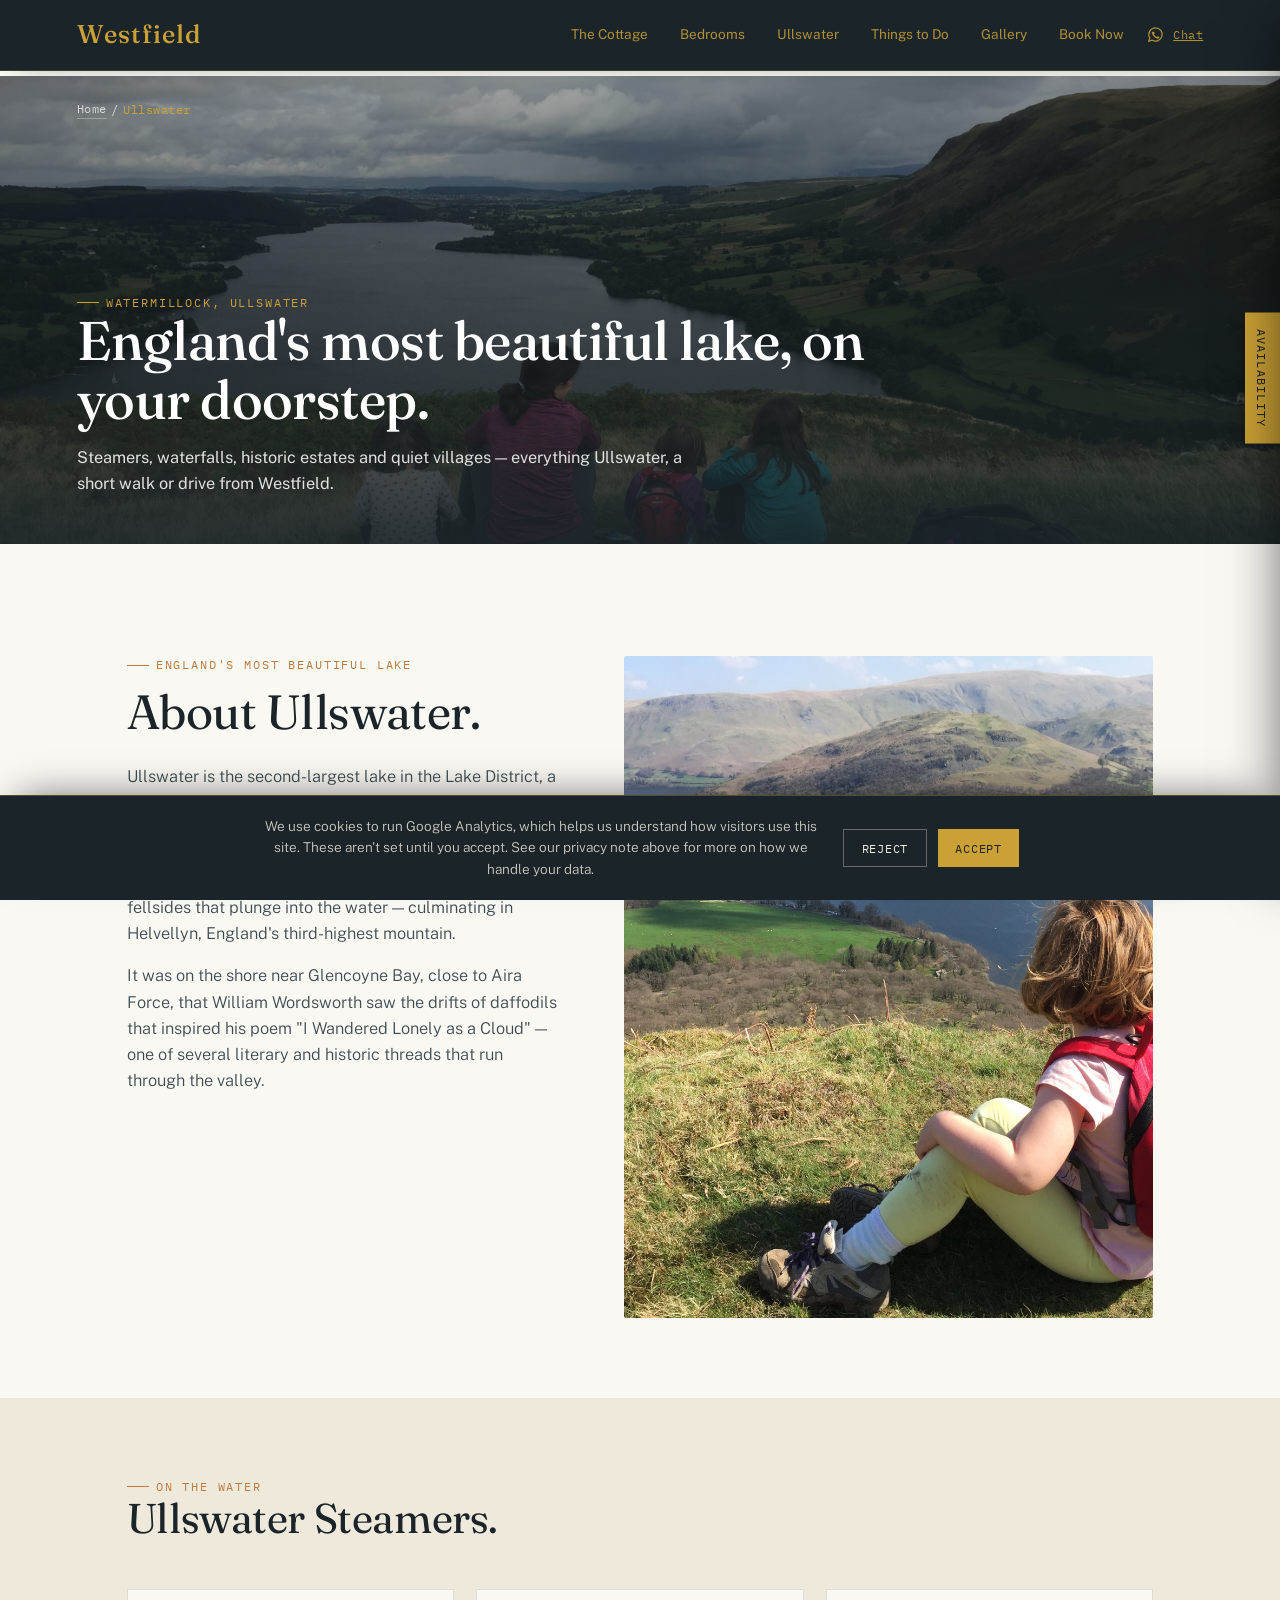
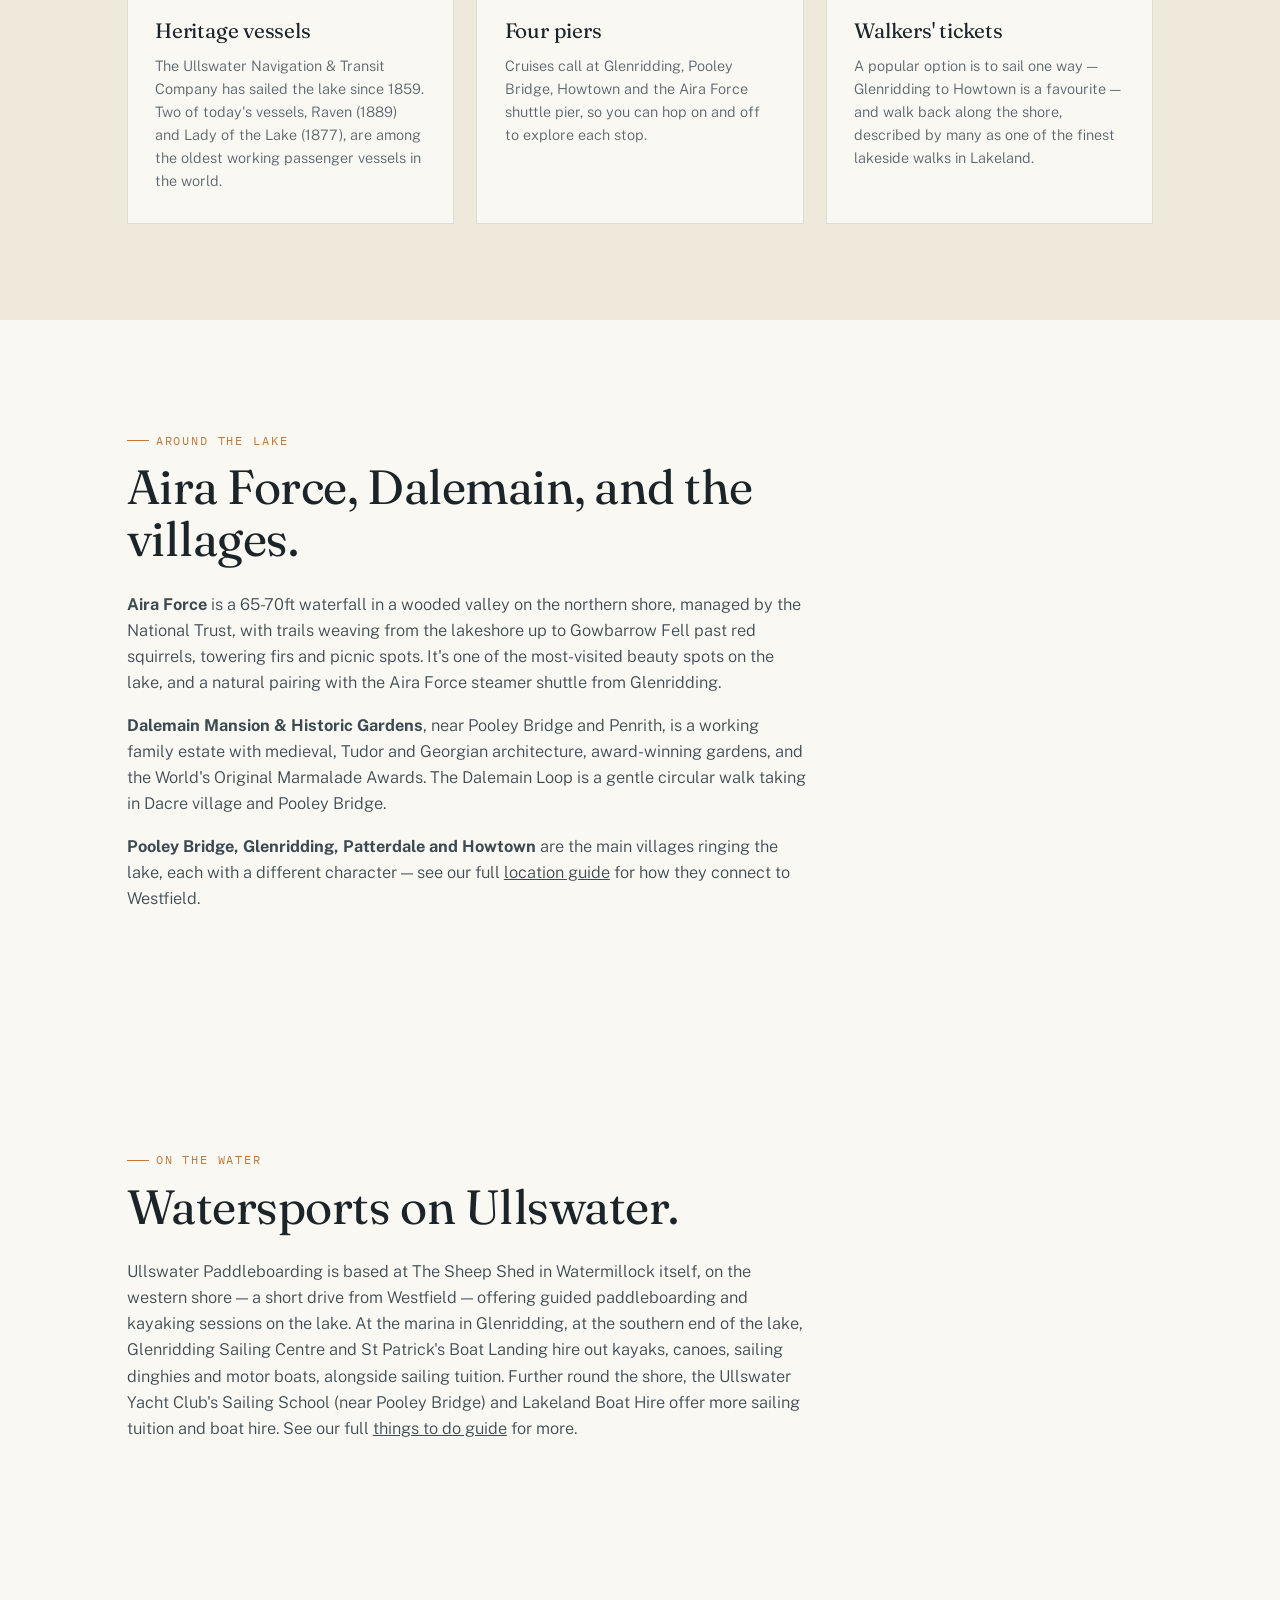
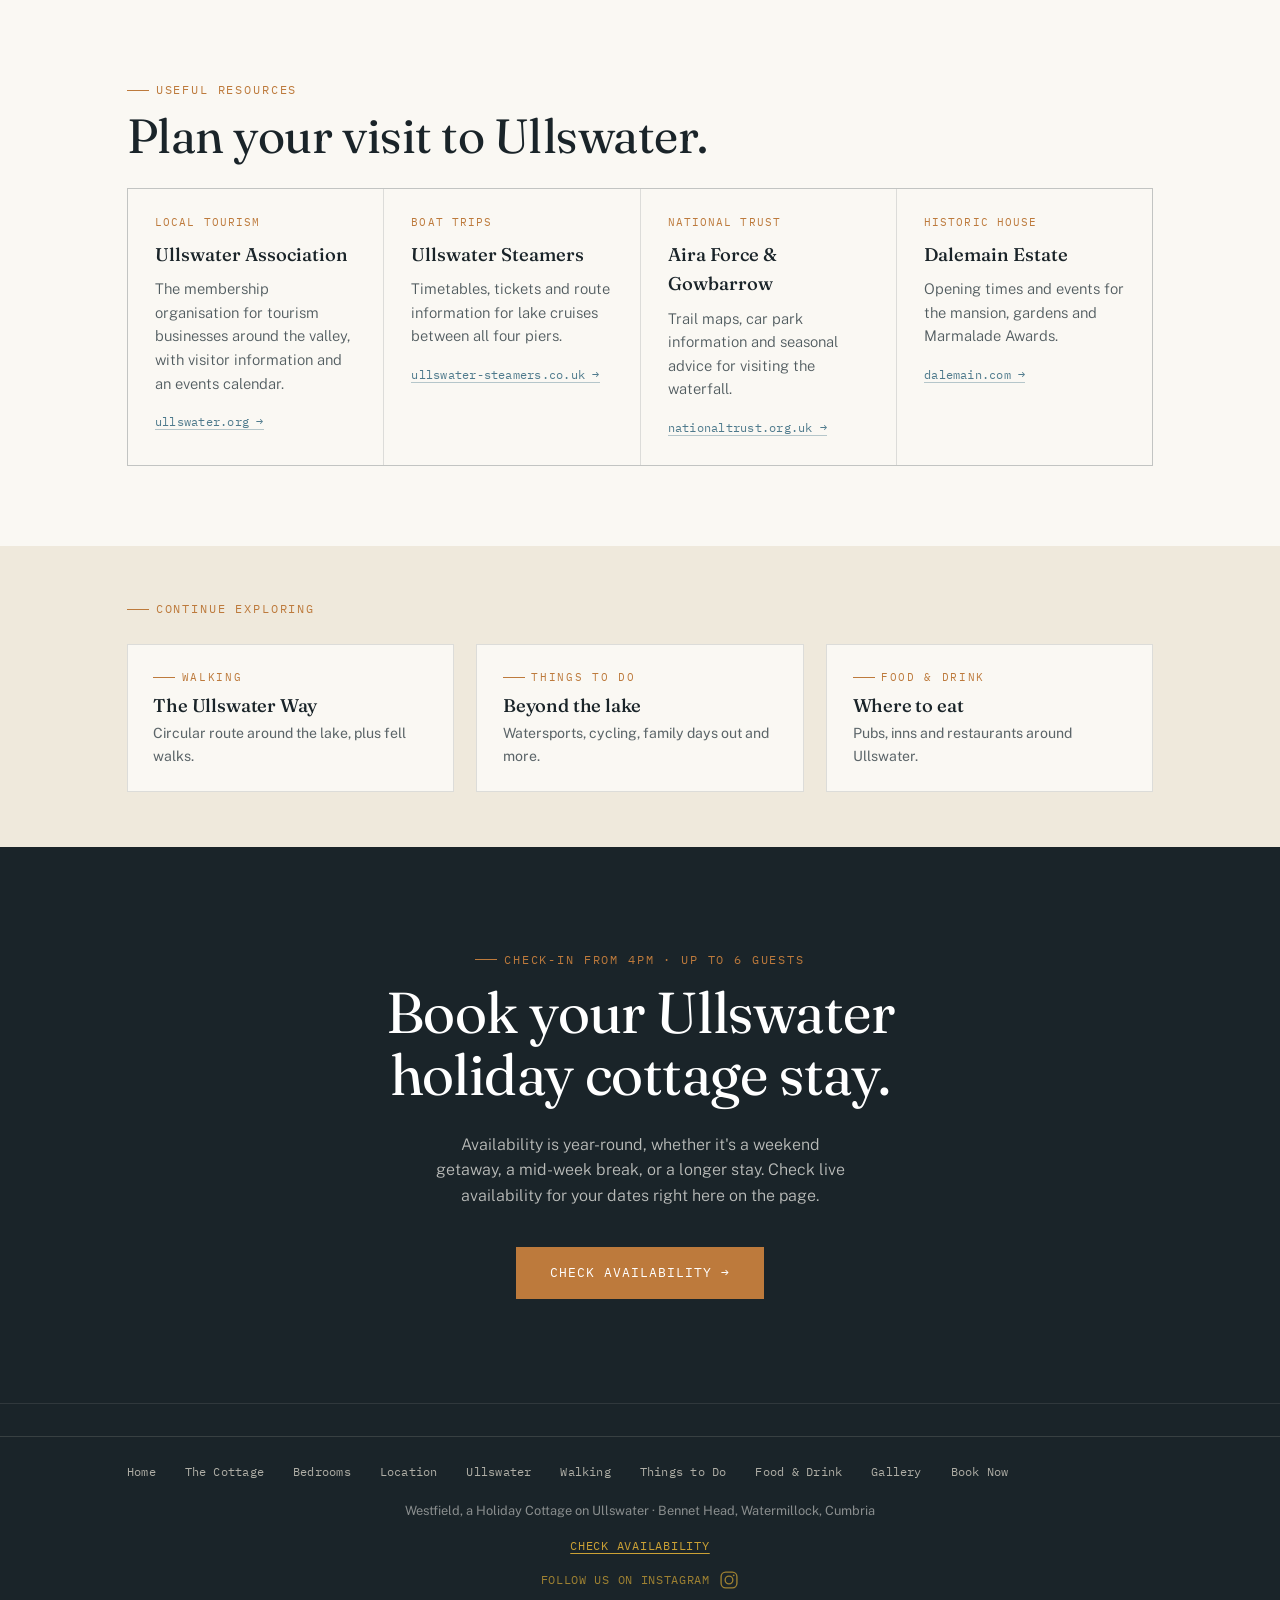
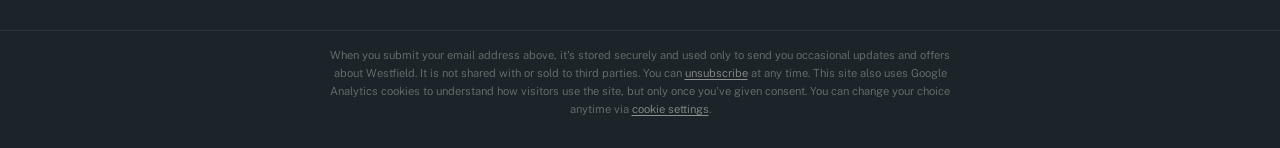
<file: ullswater.html>
<!DOCTYPE html>
<html lang="en-GB">
<head>
<meta charset="UTF-8">
<meta name="viewport" content="width=device-width, initial-scale=1.0">
<meta name="theme-color" content="#1a2429">
<title>Ullswater · Lake, Steamers, Aira Force & Villages | Westfield</title>
<meta name="description" content="Everything to know about Ullswater from Westfield in Watermillock: the steamers, Aira Force waterfall, Dalemain, and the villages of Pooley Bridge, Glenridding and Patterdale.">
<meta name="robots" content="index, follow">
<link rel="canonical" href="https://www.staywestfield.uk/ullswater.html">
<meta property="og:title" content="Ullswater · Lake, Steamers, Aira Force & Villages | Westfield">
<meta property="og:description" content="Everything to know about Ullswater from Westfield in Watermillock: the steamers, Aira Force waterfall, Dalemain, and the villages of Pooley Bridge, Glenridding and Patterdale.">
<meta property="og:type" content="website">
<meta property="og:url" content="https://www.staywestfield.uk/ullswater.html">
<meta property="og:image" content="https://www.staywestfield.uk/images/ullswater.jpg">
<meta property="og:locale" content="en_GB">
<meta name="twitter:card" content="summary_large_image">
<link rel="icon" href="images/logo.png">
<link rel="preconnect" href="https://fonts.googleapis.com">
<link rel="preconnect" href="https://fonts.gstatic.com" crossorigin>
<link href="https://fonts.googleapis.com/css2?family=Fraunces:opsz,wght@9..144,300;9..144,400;9..144,500;9..144,600&family=Public+Sans:wght@300;400;500;600&family=IBM+Plex+Mono:wght@400;500&display=swap" rel="stylesheet">
<style>
  :root{
    --slate:#25333a;
    --slate-deep:#1a2429;
    --lake:#4e7a8c;
    --moss:#5f6f47;
    --stone:#efe9dc;
    --amber:#bd7a3c;
    --gold:#cba135;
    --off-white:#faf8f3;
    --line: rgba(37,51,58,0.14);
    --max: 1180px;
  }
  *{box-sizing:border-box; margin:0; padding:0;}
  html, body{max-width:100%; overflow-x:hidden;}
  html{scroll-behavior:smooth;}
  body{
    background:var(--off-white);
    color:var(--slate-deep);
    font-family:'Public Sans', sans-serif;
    font-weight:400;
    line-height:1.6;
    -webkit-font-smoothing:antialiased;
  }
  @media (prefers-reduced-motion: reduce){
    html{scroll-behavior:auto;}
    *{animation-duration:0.01ms !important; animation-iteration-count:1 !important; transition-duration:0.01ms !important;}
  }
  a{color:inherit;}
  img{display:block; width:100%; height:100%; object-fit:cover;}
  h1,h2,h3{font-family:'Fraunces', serif; font-weight:500; letter-spacing:-0.01em; line-height:1.08;}
  .eyebrow{
    font-family:'IBM Plex Mono', monospace;
    font-size:0.72rem;
    letter-spacing:0.16em;
    text-transform:uppercase;
    color:var(--amber);
    display:flex;
    align-items:center;
    gap:0.6em;
  }
  .eyebrow::before{content:""; width:22px; height:1px; background:var(--amber); display:inline-block;}
  .wrap{max-width:var(--max); margin:0 auto; padding:0 6vw;}

  .contours{position:absolute; inset:0; pointer-events:none; opacity:0.5;}
  .contours svg{width:100%; height:100%;}

  header{
    position:fixed; top:0; left:0; right:0; z-index:50;
    display:flex; justify-content:space-between; align-items:center;
    padding:1.2rem 6vw;
    background:var(--slate-deep);
    border-bottom:1px solid rgba(212,175,55,0.18);
    box-shadow:0 8px 24px -18px rgba(0,0,0,0.6);
  }
  header .mark{
    font-family:'Fraunces', serif; font-weight:500; font-size:1.6rem; letter-spacing:0.04em;
    color:var(--gold);
    line-height:1;
    text-decoration:none;
  }
  header nav{display:flex; gap:2rem; font-size:0.85rem; flex-wrap:nowrap; white-space:nowrap;}
  header nav a{color:var(--gold); text-decoration:none; opacity:0.85; transition:opacity .2s; padding:0.3rem 0;}
  header nav a:hover{opacity:1;}
  header nav a:focus-visible, a:focus-visible, button:focus-visible{
    outline:2px solid var(--gold); outline-offset:3px;
  }
  @media (max-width:1000px) and (min-width:861px){ header nav{gap:1.2rem; font-size:0.78rem;} }
  @media (max-width:860px){ header nav{display:none;} }
  .menu-trigger{
    display:none; background:none; border:none; cursor:pointer;
    color:var(--gold); font-family:'IBM Plex Mono', monospace;
    font-size:0.8rem; letter-spacing:0.08em; text-transform:uppercase;
    padding:0.5rem 0.2rem;
  }
  @media (max-width:860px){ .menu-trigger{display:inline-block;} }

  .mobile-menu{
    position:fixed; inset:0; z-index:95;
    background:var(--slate-deep);
    display:none;
    flex-direction:column;
    padding:1.2rem 6vw 2rem;
  }
  .mobile-menu.is-open{display:flex;}
  .mobile-menu-top{display:flex; justify-content:space-between; align-items:center; margin-bottom:2.5rem;}
  .mobile-menu-close{
    background:none; border:none; cursor:pointer; color:var(--gold);
    font-size:2rem; line-height:1; padding:0.3rem;
  }
  .mobile-menu nav{display:flex; flex-direction:column; gap:0.4rem;}
  .mobile-menu nav a{
    color:var(--stone); text-decoration:none;
    font-family:'Fraunces', serif; font-size:1.7rem; font-weight:400;
    padding:0.7rem 0; border-bottom:1px solid rgba(239,233,220,0.1);
  }
  .mobile-menu-footer{
    margin-top:auto; display:flex; flex-direction:column; gap:1rem;
    padding-top:2rem;
  }
  .mobile-menu-footer a{
    color:var(--gold); text-decoration:none;
    font-family:'IBM Plex Mono', monospace; font-size:0.85rem; letter-spacing:0.04em;
  }
  .header-right{display:flex; align-items:center; gap:1.4rem;}
  .header-whatsapp{
    display:inline-flex; align-items:center; justify-content:center; gap:0.5rem;
    color:var(--gold); opacity:0.85; transition:opacity .2s ease;
  }
  .header-whatsapp:hover{opacity:1;}
  .header-whatsapp-label{
    font-family:'IBM Plex Mono', monospace; font-size:0.78rem;
    letter-spacing:0.04em;
  }

  .hero{
    position:relative;
    height:100svh;
    min-height:560px;
    overflow:hidden;
    color:#fff;
    display:flex;
    align-items:flex-end;
  }
  .hero-media{position:absolute; inset:0; z-index:0; overflow:hidden; background:#efeee9;}
  .hero-img{
    position:absolute; inset:0; width:100%; height:100%;
    object-fit:cover;
    filter:saturate(0.95) brightness(0.8);
    transform:scale(1);
    opacity:0;
    transition:opacity 3.8s ease;
  }
  .hero-img-a{opacity:1; z-index:1; transform:scale(1);}
  .hero-img-a.is-fading{opacity:0;}
  .hero-img-b{z-index:2;}
  .hero-img-b.is-visible{opacity:1;}
  .hero-img.is-zooming{animation:heroZoom 7.5s ease-out forwards;}
  .hero-img-a.is-zooming{animation:heroZoomLogo 2.2s ease-out forwards;}
  @keyframes heroZoom{ from{transform:scale(1);} to{transform:scale(1.3);} }
  @keyframes heroZoomLogo{ from{transform:scale(1);} to{transform:scale(1.15);} }
  .hero-scrim{
    position:absolute; inset:0; z-index:3;
    background:var(--slate-deep);
    opacity:0;
    pointer-events:none;
    transition:opacity .05s linear;
  }
  .hero::after{
    content:"";
    position:absolute; inset:0; z-index:3;
    background:linear-gradient(180deg, rgba(26,36,41,0.15) 0%, rgba(26,36,41,0.05) 35%, rgba(26,36,41,0.85) 100%);
  }
  .hero-content{
    position:relative; z-index:4; padding:0 6vw 4.5rem; width:100%;
    opacity:0; transform:translateY(48px);
    transition:opacity 2.2s ease, transform 2.2s ease;
  }
  .hero-content.is-visible{opacity:1; transform:translateY(0);}
  .hero-content .eyebrow{color:var(--stone); margin-bottom:1.1rem;}
  .hero-content .eyebrow::before{background:var(--stone);}
  .hero h1{
    font-size:clamp(2.6rem, 6.5vw, 5.2rem);
    max-width:16ch;
    font-weight:400;
  }
  .hero h1 em{font-style:italic; color:var(--stone); font-weight:300;}
  .hero-sub{
    max-width:44ch; margin-top:1.2rem; font-size:1.05rem; color:rgba(255,255,255,0.82);
    font-weight:300;
  }
  .hero-facts{
    display:flex; gap:2.2rem; margin-top:2.4rem; flex-wrap:wrap;
    font-family:'IBM Plex Mono', monospace; font-size:0.78rem; letter-spacing:0.05em;
    text-transform:uppercase; color:var(--stone);
  }
  .hero-facts span strong{display:block; font-family:'Fraunces', serif; font-size:1.5rem; color:#fff; letter-spacing:0; text-transform:none; font-weight:400;}

  .scroll-cue{
    position:absolute; bottom:1.6rem; right:6vw; z-index:4;
    writing-mode:vertical-rl; color:rgba(255,255,255,0.6);
    font-family:'IBM Plex Mono', monospace; font-size:0.7rem; letter-spacing:0.14em;
    display:flex; align-items:center; gap:0.6rem;
  }
  .scroll-cue::after{content:""; width:1px; height:40px; background:rgba(255,255,255,0.4);}

  .highlights{
    background:var(--slate-deep); color:var(--stone);
    padding:3.6rem 0; position:relative; overflow:hidden;
  }
  .highlights .wrap{
    display:grid; grid-template-columns:repeat(3,1fr); gap:2.5rem;
    position:relative; z-index:1;
  }
  @media (max-width:820px){ .highlights .wrap{grid-template-columns:1fr;} }
  .h-item{border-left:1px solid rgba(239,233,220,0.25); padding-left:1.4rem;}
  .h-item h3{font-size:1.25rem; color:#fff; margin-bottom:0.5rem; font-weight:400;}
  .h-item p{font-size:0.92rem; color:rgba(239,233,220,0.72); font-weight:300;}

  .about{padding:7rem 0 5rem; position:relative;}
  .about .grid{display:grid; grid-template-columns:0.9fr 1.1fr; gap:5vw; align-items:start;}
  @media (max-width:900px){ .about .grid{grid-template-columns:1fr; gap:2.5rem;} }
  .about h2{font-size:clamp(2rem,4vw,3rem); font-weight:400; margin:0.7rem 0 1.6rem;}
  .about p{color:#3c4a51; max-width:60ch; margin-bottom:1.1rem; font-weight:300; font-size:1.02rem;}
  .about-figure{position:relative; aspect-ratio:4/5; overflow:hidden; border-radius:2px;}
  .about-figure .contours{opacity:0.9; mix-blend-mode:soft-light;}

  .divider{position:relative; height:120px; overflow:hidden; background:var(--stone);}

  .rooms{background:var(--stone); padding:5rem 0 6rem;}
  .rooms-head{display:flex; justify-content:space-between; align-items:flex-end; gap:2rem; margin-bottom:3rem; flex-wrap:wrap;}
  .rooms-head h2{font-size:clamp(1.9rem,3.4vw,2.6rem); font-weight:400;}
  .room-grid{display:grid; grid-template-columns:repeat(3, 1fr); gap:1.4rem;}
  @media (max-width:860px){ .room-grid{grid-template-columns:1fr;} }
  .room-card{
    background:var(--off-white); border:1px solid var(--line); padding:1.9rem 1.7rem;
    display:flex; flex-direction:column; gap:0.7rem;
    transition:transform .35s ease, box-shadow .35s ease;
  }
  .room-card:hover{transform:translateY(-4px); box-shadow:0 18px 34px -22px rgba(26,36,41,0.35);}
  .room-num{font-family:'IBM Plex Mono', monospace; font-size:0.75rem; color:var(--amber); letter-spacing:0.08em;}
  .room-card h3{font-size:1.3rem; font-weight:400;}
  .room-card p{font-size:0.9rem; color:#57646b; font-weight:300;}

  .gallery{padding:5.5rem 0; background:var(--off-white);}
  .gallery-head{margin-bottom:2.4rem;}
  .gallery-title-line{display:flex; align-items:center; gap:0.9rem;}
  .gallery-head h2{font-size:clamp(1.9rem,3.4vw,2.6rem); font-weight:400; margin-top:0.6rem;}
  .g-grid{
    display:grid;
    grid-template-columns:repeat(6, 1fr);
    grid-auto-rows:14vw;
    gap:0.6rem;
  }
  @media (max-width:820px){ .g-grid{grid-template-columns:repeat(2,1fr); grid-auto-rows:38vw;} }
  .g-item{overflow:hidden; position:relative;}
  .g-item img{transition:transform .6s ease;}
  .g-item:hover img{transform:scale(1.06);}
  .g-item.a{grid-column:span 4; grid-row:span 2;}
  .g-item.b{grid-column:span 2; grid-row:span 1;}
  .g-item.c{grid-column:span 2; grid-row:span 1;}
  .g-item.d{grid-column:span 3; grid-row:span 1;}
  .g-item.d img{object-fit:contain; background:var(--slate-deep);}
  .g-item.e{grid-column:span 3; grid-row:span 1;}
  @media (max-width:820px){ .g-item.a,.g-item.b,.g-item.c,.g-item.d,.g-item.e{grid-column:span 1; grid-row:span 1;} }

  .amenities{background:var(--slate); color:var(--stone); padding:6rem 0;}
  .amenities .wrap > .eyebrow{color:var(--stone);}
  .amenities .wrap > .eyebrow::before{background:var(--stone);}
  .amenities h2{font-size:clamp(1.9rem,3.4vw,2.6rem); font-weight:400; margin:0.6rem 0 3rem; max-width:16ch;}
  .amen-grid{
    display:grid; grid-template-columns:repeat(4,1fr); gap:0;
    border-top:1px solid rgba(239,233,220,0.18);
    border-left:1px solid rgba(239,233,220,0.18);
  }
  @media (max-width:820px){ .amen-grid{grid-template-columns:repeat(2,1fr);} }
  .amen-item{
    padding:1.4rem 1.4rem 1.4rem 0;
    border-bottom:1px solid rgba(239,233,220,0.18);
    border-right:1px solid rgba(239,233,220,0.18);
    padding-left:1.4rem;
    font-size:0.95rem; font-weight:300;
    display:flex; align-items:center; min-height:76px;
  }

  .setting{padding:6.5rem 0; position:relative; overflow:hidden;}
  .setting .grid{display:grid; grid-template-columns:1fr 1fr; gap:4vw; align-items:center;}
  @media (max-width:900px){ .setting .grid{grid-template-columns:1fr;} }
  .setting h2{font-size:clamp(1.9rem,3.4vw,2.6rem); font-weight:400; margin:0.7rem 0 1.4rem;}
  .setting p{color:#3c4a51; font-weight:300; margin-bottom:1rem; max-width:52ch;}
  .setting-figure{aspect-ratio:1/1; position:relative; overflow:hidden;}

  .host{background:var(--stone); padding:5rem 0;}
  .host .card{
    display:flex; gap:2rem; align-items:center; background:var(--off-white);
    border:1px solid var(--line); padding:2.4rem; max-width:720px;
  }
  @media (max-width:600px){ .host .card{flex-direction:column; text-align:center;} }
  .host .photo{width:96px; height:96px; border-radius:50%; overflow:hidden; flex-shrink:0;}
  .host h3{font-size:1.3rem; font-weight:500; margin-bottom:0.3rem;}
  .host p{font-size:0.92rem; color:#57646b; font-weight:300;}

  .cta{
    background:var(--slate-deep); color:#fff; padding:6.5rem 0; text-align:center;
    position:relative; overflow:hidden;
  }
  .cta h2{font-size:clamp(2.2rem,5vw,3.6rem); font-weight:400; max-width:16ch; margin:0.8rem auto 1.6rem;}
  .cta p{color:rgba(250,248,243,0.72); max-width:42ch; margin:0 auto 2.4rem; font-weight:300;}
  .btn{
    display:inline-flex; align-items:center; gap:0.6rem;
    background:var(--amber); color:#fff; text-decoration:none;
    padding:1rem 2.1rem; font-family:'IBM Plex Mono', monospace;
    font-size:0.8rem; letter-spacing:0.08em; text-transform:uppercase;
    transition:background .25s ease, transform .25s ease;
  }
  .btn:hover{background:#a8672f; transform:translateY(-2px);}

  .mobile-book-bar{
    display:none;
    position:fixed; left:0; right:0; bottom:0; z-index:70;
    background:var(--slate-deep);
    border-top:1px solid rgba(212,175,55,0.25);
    padding:0.8rem 6vw;
    box-shadow:0 -10px 24px -14px rgba(0,0,0,0.5);
  }
  .mobile-book-bar a{
    display:block; text-align:center;
    background:var(--amber); color:#fff; text-decoration:none;
    padding:0.85rem 1rem; font-family:'IBM Plex Mono', monospace;
    font-size:0.78rem; letter-spacing:0.06em; text-transform:uppercase;
  }
  @media (max-width:640px){
    .mobile-book-bar{display:block;}
    body{padding-bottom:4.2rem;}
  }

  footer{
    background:var(--slate-deep); color:rgba(250,248,243,0.5);
    padding:2rem 0 2.5rem; font-size:0.8rem; text-align:center;
    border-top:1px solid rgba(239,233,220,0.1);
  }
  footer a{text-decoration:underline; text-underline-offset:3px;}
  .footer-inner{
    display:flex; flex-direction:column; align-items:center; justify-content:center; gap:0.9rem;
    flex-wrap:wrap;
  }
  .footer-check-availability{
    color:var(--gold); text-decoration:underline; text-underline-offset:3px;
    font-family:'IBM Plex Mono', monospace; font-size:0.78rem;
    letter-spacing:0.06em; text-transform:uppercase;
  }
  .footer-social{
    color:var(--gold); opacity:0.75; text-decoration:none;
    display:inline-flex; align-items:center; justify-content:center; gap:0.6rem;
    transition:opacity .2s ease;
  }
  .footer-social:hover{opacity:1;}
  .footer-social-label{
    font-family:'IBM Plex Mono', monospace; font-size:0.72rem;
    letter-spacing:0.06em; text-transform:uppercase;
  }

  .privacy-note{
    background:var(--slate-deep);
    border-top:1px solid rgba(239,233,220,0.08);
    padding:1rem 6vw 1.8rem;
    text-align:center;
  }
  .privacy-note p{
    max-width:640px; margin:0 auto;
    font-size:0.7rem; line-height:1.6;
    color:rgba(239,233,220,0.4);
    font-weight:300;
  }
  .privacy-note a{color:rgba(239,233,220,0.55); text-decoration:underline; text-underline-offset:2px;}
  .privacy-note button.privacy-unsub-trigger{
    background:none; border:none; padding:0; margin:0; cursor:pointer;
    font:inherit; color:rgba(239,233,220,0.55);
    text-decoration:underline; text-underline-offset:2px;
  }
  .privacy-note .cookie-settings-trigger{
    background:none; border:none; padding:0; margin:0; cursor:pointer;
    font:inherit; color:rgba(239,233,220,0.55);
    text-decoration:underline; text-underline-offset:2px;
  }

  .cookie-banner{
    position:fixed; left:0; right:0; bottom:0; z-index:100;
    background:var(--slate-deep); color:var(--stone);
    border-top:1px solid rgba(212,175,55,0.3);
    box-shadow:0 -16px 40px -20px rgba(0,0,0,0.6);
    padding:1.2rem 6vw;
    display:none;
    align-items:center; justify-content:center; gap:1.4rem;
    flex-wrap:wrap; text-align:center;
  }
  .cookie-banner.is-visible{display:flex;}
  .cookie-banner p{
    font-size:0.85rem; font-weight:300; max-width:560px;
    color:rgba(239,233,220,0.85); margin:0;
  }
  .cookie-banner a{color:var(--gold); text-decoration:underline; text-underline-offset:2px;}
  .cookie-banner-actions{display:flex; gap:0.7rem; flex-wrap:wrap; justify-content:center;}
  .cookie-banner-actions button{
    border:none; cursor:pointer; font-family:'IBM Plex Mono', monospace;
    font-size:0.75rem; letter-spacing:0.06em; text-transform:uppercase;
    padding:0.65rem 1.1rem; transition:background .2s ease, opacity .2s ease;
  }
  .cookie-accept{background:var(--gold); color:var(--slate-deep);}
  .cookie-accept:hover{background:#e0b64a;}
  .cookie-reject{background:transparent; color:var(--stone); border:1px solid rgba(239,233,220,0.35) !important;}
  .cookie-reject:hover{opacity:0.8;}

  .modal-overlay{
    position:fixed; inset:0; z-index:90;
    background:rgba(20,26,29,0.7);
    display:none; align-items:center; justify-content:center;
    padding:1.5rem;
  }
  .modal-overlay.is-open{display:flex;}
  .modal-box{
    position:relative; width:min(360px, 100%);
    background:var(--slate-deep); color:var(--stone);
    border:1px solid rgba(212,175,55,0.25);
    box-shadow:0 25px 60px -20px rgba(0,0,0,0.6);
    padding:1.9rem 1.7rem 1.7rem;
  }
  .modal-close{
    position:absolute; top:0.7rem; right:0.8rem;
    background:none; border:none; cursor:pointer;
    color:var(--stone); opacity:0.7;
    font-size:1.3rem; line-height:1; padding:0.3rem;
    transition:opacity .2s ease;
  }
  .modal-close:hover{opacity:1;}
  .modal-box h3{font-size:1.1rem; font-weight:500; margin-bottom:0.5rem; color:#fff;}
  .modal-box p{font-size:0.85rem; color:rgba(239,233,220,0.75); font-weight:300; margin-bottom:1.1rem;}
  .modal-form{display:flex; flex-direction:column; gap:0.7rem;}
  .modal-form input[type="email"]{
    width:100%; padding:0.7rem 0.9rem;
    background:var(--off-white); border:1px solid rgba(212,175,55,0.3);
    color:var(--slate-deep); font-family:'Public Sans', sans-serif; font-size:0.9rem;
  }
  .modal-form input[type="email"]:focus-visible{outline:2px solid var(--gold); outline-offset:2px;}
  .modal-form button[type="submit"]{
    background:var(--gold); color:var(--slate-deep); border:none; cursor:pointer;
    padding:0.7rem 1rem; font-family:'IBM Plex Mono', monospace; font-size:0.75rem;
    letter-spacing:0.06em; text-transform:uppercase; transition:background .2s ease;
  }
  .modal-form button[type="submit"]:hover{background:#e0b64a;}
  .modal-success{font-size:0.9rem; color:var(--gold); font-weight:400; display:none;}
  .modal-box.is-submitted .modal-form{display:none;}
  .modal-box.is-submitted .modal-success{display:block;}

  .newsletter-box{
    position:fixed; right:1.5rem; bottom:5.7rem; z-index:80;
    width:min(320px, calc(100vw - 3rem));
    background:var(--slate-deep); color:var(--stone);
    border:1px solid rgba(212,175,55,0.25);
    box-shadow:0 20px 45px -20px rgba(0,0,0,0.55);
    padding:1.6rem 1.6rem 1.5rem;
    opacity:0; transform:translateY(16px) scale(0.98);
    pointer-events:none;
    transition:opacity .4s ease, transform .4s ease;
  }
  .newsletter-box.is-visible{opacity:1; transform:translateY(0) scale(1); pointer-events:auto;}
  .newsletter-close{
    position:absolute; top:0.7rem; right:0.8rem;
    background:none; border:none; cursor:pointer;
    color:var(--stone); opacity:0.7;
    font-size:1.3rem; line-height:1; padding:0.3rem;
    transition:opacity .2s ease;
  }
  .newsletter-close:hover{opacity:1;}
  .newsletter-box .eyebrow{color:var(--gold); margin-bottom:0.6rem;}
  .newsletter-box .eyebrow::before{background:var(--gold);}
  .newsletter-box h3{font-size:1.15rem; font-weight:500; margin-bottom:0.5rem; color:#fff;}
  .newsletter-box p{font-size:0.85rem; color:rgba(239,233,220,0.75); font-weight:300; margin-bottom:1.1rem;}
  .newsletter-form{display:flex; flex-direction:column; gap:0.7rem;}
  .newsletter-form input[type="email"]{
    width:100%; padding:0.7rem 0.9rem;
    background:var(--off-white); border:1px solid rgba(212,175,55,0.3);
    color:var(--slate-deep); font-family:'Public Sans', sans-serif; font-size:0.9rem;
  }
  .newsletter-form input[type="email"]:focus-visible{outline:2px solid var(--gold); outline-offset:2px;}
  .newsletter-form button{
    background:var(--gold); color:var(--slate-deep); border:none; cursor:pointer;
    padding:0.7rem 1rem; font-family:'IBM Plex Mono', monospace; font-size:0.75rem;
    letter-spacing:0.06em; text-transform:uppercase; transition:background .2s ease;
  }
  .newsletter-form button:hover{background:#e0b64a;}
  .newsletter-success{font-size:0.9rem; color:var(--gold); font-weight:400; display:none;}
  .newsletter-box.is-submitted .newsletter-form{display:none;}
  .newsletter-box.is-submitted .newsletter-success{display:block;}
  @media (max-width:600px){ .newsletter-box{right:1rem; bottom:5.2rem; left:1rem; width:auto;} }

  .chat-bubble{
    position:fixed; right:1.5rem; bottom:1.5rem; z-index:78;
    display:flex; align-items:center; gap:0.7rem;
    text-decoration:none;
    opacity:0; transform:translateY(16px) scale(0.95);
    pointer-events:none;
    transition:opacity .4s ease, transform .4s ease;
  }
  .chat-bubble.is-visible{opacity:1; transform:translateY(0) scale(1); pointer-events:auto;}

  .availability-tab{
    position:fixed; top:42%; right:0; z-index:82;
    transform:translateY(-50%);
    background:var(--gold); color:var(--slate-deep);
    border:none; cursor:pointer;
    padding:1rem 0.6rem;
    font-family:'IBM Plex Mono', monospace; font-size:0.78rem;
    letter-spacing:0.1em; text-transform:uppercase;
    writing-mode:vertical-rl; text-orientation:mixed;
    box-shadow:-6px 0 18px -8px rgba(0,0,0,0.4);
    transition:background .2s ease;
  }
  .availability-tab:hover{background:#e0b64a;}

  .availability-backdrop{
    position:fixed; inset:0; z-index:83;
    background:rgba(20,26,29,0.55);
    opacity:0; pointer-events:none;
    transition:opacity .3s ease;
  }
  .availability-backdrop.is-open{opacity:1; pointer-events:auto;}

  .availability-panel{
    position:fixed; top:0; right:0; bottom:0; z-index:84;
    width:min(440px, 92vw);
    background:var(--off-white);
    box-shadow:-20px 0 50px -20px rgba(0,0,0,0.55);
    transform:translateX(100%);
    transition:transform .4s ease;
    display:flex; flex-direction:column;
    overflow-y:auto;
  }
  .availability-panel.is-open{transform:translateX(0);}
  .availability-panel-header{
    display:flex; justify-content:space-between; align-items:center;
    padding:1.2rem 1.4rem;
    background:var(--slate-deep); color:#fff;
    position:sticky; top:0; z-index:1;
  }
  .availability-panel-header h3{
    font-family:'Fraunces', serif; font-size:1.15rem; font-weight:500; color:var(--gold);
  }
  .availability-panel-close{
    background:none; border:none; cursor:pointer; color:var(--stone);
    font-size:1.6rem; line-height:1; padding:0.2rem 0.5rem;
  }
  .availability-panel-body{padding:1.3rem 1.4rem 2rem;}
  @media (max-width:600px){
    .availability-tab{padding:0.85rem 0.5rem; font-size:0.72rem;}
  }
  .chat-greeting{
    background:var(--slate-deep); color:var(--stone);
    border:1px solid rgba(212,175,55,0.3);
    padding:0.65rem 0.9rem;
    font-size:0.78rem; line-height:1.4; font-weight:300;
    max-width:190px;
    box-shadow:0 14px 30px -14px rgba(0,0,0,0.55);
  }
  .chat-avatar-wrap{position:relative; width:60px; height:60px; flex-shrink:0;}
  .chat-bubble-avatar{
    position:absolute; inset:0; border-radius:50%; overflow:hidden;
    border:2px solid var(--gold);
    background:var(--slate-deep);
  }
  .chat-bubble-avatar img{width:100%; height:100%; object-fit:cover;}
  .chat-bubble-badge{
    position:absolute; bottom:-3px; right:-3px;
    width:24px; height:24px; border-radius:50%;
    background:var(--gold); color:var(--slate-deep);
    display:flex; align-items:center; justify-content:center;
    border:2px solid var(--slate-deep);
  }
  @media (max-width:600px){
    .chat-bubble{right:1rem; bottom:1rem;}
    .chat-greeting{max-width:150px; font-size:0.72rem; padding:0.55rem 0.75rem;}
  }
  @media (max-width:640px){
    .chat-bubble{bottom:4.6rem;}
    .newsletter-box{bottom:8.8rem;}
  }

  .reveal{opacity:0; transform:translateY(18px); transition:opacity .8s ease, transform .8s ease;}
  .reveal.in{opacity:1; transform:translateY(0);}

  /* ============================================================
     RESPONSIVE MOBILE LAYOUT
     Optimised for phones from 320px through 760px.
     ============================================================ */
  @media (max-width:760px){
    html{font-size:100%;}
    body{
      background:#e6dfcd;
      overflow-x:hidden;
      padding-bottom:4.8rem;
    }

    header{
      padding:0.85rem 5vw;
      min-height:58px;
    }
    header .mark{font-size:1.35rem;}
    .header-right{gap:0.9rem;}
    .header-whatsapp{gap:0;}
    .header-whatsapp-label{display:none;}
    .header-whatsapp svg{width:21px;height:21px;}
    .menu-trigger{font-size:0.72rem;padding:0.55rem 0.1rem;}

    .mobile-menu{
      padding:1rem 7vw 1.5rem;
      overflow-y:auto;
    }
    .mobile-menu-top{margin-bottom:1.4rem;}
    .mobile-menu nav{gap:0;}
    .mobile-menu nav a{
      font-size:1.45rem;
      padding:0.62rem 0;
    }
    .mobile-menu-footer{gap:0.8rem;padding-top:1.5rem;}
    .mobile-menu-footer a{font-size:0.75rem;}

    .hero{
      height:82svh;
      min-height:560px;
      max-height:760px;
    }
    .hero-content{
      padding:0 7vw 3.2rem;
    }
    .hero-content .eyebrow{
      font-size:0.62rem;
      letter-spacing:0.12em;
      margin-bottom:0.8rem;
    }
    .hero-content .eyebrow::before{width:16px;}
    .hero h1{
      font-size:clamp(2.25rem,10.5vw,3.55rem);
      line-height:1.03;
      max-width:14ch;
    }
    .hero-sub{
      margin-top:1rem;
      font-size:0.92rem;
      line-height:1.5;
      max-width:42ch;
    }
    .hero-facts{
      gap:1rem 1.25rem;
      margin-top:1.6rem;
      font-size:0.63rem;
    }
    .hero-facts span{min-width:58px;}
    .hero-facts span strong{font-size:1.3rem;}
    .scroll-cue{display:none;}

    .highlights, .about, .rooms, .gallery, .amenities, .setting, .host, .cta{
      margin:0 0.65rem 0.9rem;
      border-radius:18px;
      overflow:hidden;
      box-shadow:0 14px 30px -22px rgba(26,36,41,0.45);
    }
    .highlights{margin-top:0.9rem;padding:2.4rem 0;}
    .highlights .wrap{gap:1.8rem;}
    .h-item{padding-left:1rem;}
    .h-item h3{font-size:1.12rem;}
    .h-item p{font-size:0.86rem;line-height:1.55;}

    .wrap{
      width:100%;
      max-width:none;
      padding:0 6.5vw;
    }
    .about{padding:3.2rem 0 3rem;}
    .about .grid{gap:2rem;}
    .about h2{
      font-size:clamp(1.85rem,8vw,2.35rem);
      line-height:1.08;
      margin:0.55rem 0 1.15rem;
    }
    .about p{font-size:0.94rem;line-height:1.62;margin-bottom:0.9rem;}
    .about-figure{aspect-ratio:4/3;border-radius:10px;}

    .rooms{padding:3.2rem 0 3.4rem;}
    .rooms-head{margin-bottom:1.8rem;gap:1rem;}
    .rooms-head h2{
      font-size:clamp(1.8rem,7.5vw,2.3rem);
      line-height:1.08;
    }
    .room-grid{grid-template-columns:1fr;gap:0.8rem;}
    .room-card{
      padding:1.35rem 1.25rem;
      gap:0.55rem;
      border-radius:10px;
    }
    .room-num{font-size:0.67rem;}
    .room-card h3{font-size:1.18rem;}
    .room-card p{font-size:0.86rem;line-height:1.55;}

    .gallery{padding:3.2rem 0 3.4rem;}
    .gallery-head{margin-bottom:1.5rem;}
    .gallery-title-row{display:block;}
    .gallery-title-line{gap:0.65rem;}
    .gallery-head h2{
      font-size:clamp(1.85rem,7.5vw,2.3rem);
      margin-top:0.45rem;
    }
    .g-grid{
      grid-template-columns:1fr;
      grid-auto-rows:auto;
      gap:0.65rem;
    }
    .g-item.a,.g-item.b,.g-item.c,.g-item.d,.g-item.e{
      grid-column:span 1;
      grid-row:span 1;
      aspect-ratio:4/3;
    }
    .g-item.a{aspect-ratio:16/10;}
    .g-item.d img{object-fit:cover;}

    .amenities{padding:3.4rem 0;}
    .amenities h2{
      font-size:clamp(1.8rem,7.5vw,2.3rem);
      margin:0.55rem 0 1.8rem;
      line-height:1.08;
    }
    .amen-grid{grid-template-columns:1fr;}
    .amen-item{
      min-height:58px;
      padding:0.85rem 1rem;
      font-size:0.88rem;
    }

    .setting{padding:3.4rem 0;}
    .setting .grid{gap:1.8rem;}
    .setting-figure{aspect-ratio:4/3;border-radius:10px;}
    .setting h2{
      font-size:clamp(1.8rem,7.5vw,2.3rem);
      margin:0.55rem 0 1rem;
    }
    .setting p{font-size:0.94rem;line-height:1.6;}

    .host{padding:3.2rem 0;}
    .host .card{
      padding:1.6rem 1.3rem;
      gap:1rem;
      border-radius:10px;
    }
    .host .photo{width:84px;height:84px;}
    .host h3{font-size:1.2rem;}
    .host p{font-size:0.86rem;line-height:1.55;}

    .cta{padding:3.8rem 0 4rem;}
    .cta .eyebrow{font-size:0.61rem;}
    .cta h2{
      font-size:clamp(2rem,9vw,2.8rem);
      line-height:1.05;
      margin:0.65rem auto 1.15rem;
    }
    .cta p{font-size:0.9rem;line-height:1.55;margin-bottom:1.6rem;}
    .btn{
      width:100%;
      justify-content:center;
      padding:0.95rem 1rem;
      font-size:0.72rem;
    }

    footer{padding:1.7rem 0 2rem;font-size:0.72rem;}
    .footer-inner{gap:0.8rem;}
    .footer-inner span{line-height:1.6;}
    .footer-social-label{font-size:0.66rem;}
    .privacy-note{padding:0.9rem 6vw 1.5rem;}
    .privacy-note p{font-size:0.64rem;}

    .newsletter-box{
      left:0.75rem;
      right:0.75rem;
      bottom:5.25rem;
      width:auto;
      padding:1.25rem 1.2rem 1.15rem;
    }
    .newsletter-box h3{font-size:1.05rem;}
    .newsletter-box p{font-size:0.78rem;margin-bottom:0.9rem;}
    .newsletter-form{gap:0.55rem;}

    .chat-bubble{
      right:0.8rem;
      bottom:4.9rem;
    }
    .chat-greeting{
      max-width:145px;
      font-size:0.68rem;
      padding:0.5rem 0.65rem;
    }
    .chat-avatar-wrap{width:54px;height:54px;}
    .chat-bubble-badge{width:22px;height:22px;}

    .reveal{
      transform:translateY(28px);
      transition:opacity .7s ease, transform .7s ease;
    }
    .reveal.in{transform:translateY(0);}
  }

  @media (max-width:390px){
    .hero{height:84svh;min-height:540px;}
    .hero-content{padding-left:6.5vw;padding-right:6.5vw;padding-bottom:2.7rem;}
    .hero h1{font-size:clamp(2.05rem,10.2vw,2.75rem);}
    .hero-sub{font-size:0.88rem;}
    .hero-facts{gap:0.8rem 0.9rem;font-size:0.59rem;}
    .hero-facts span{min-width:52px;}
    .hero-facts span strong{font-size:1.2rem;}
    .wrap{padding-left:6vw;padding-right:6vw;}
    .highlights, .about, .rooms, .gallery, .amenities, .setting, .host, .cta{
      margin-left:0.5rem;
      margin-right:0.5rem;
    }
    .room-card{padding:1.2rem 1.1rem;}
    .amen-item{font-size:0.84rem;}
    .chat-greeting{display:none;}
  }

  @media (min-width:761px) and (max-width:900px){
    .wrap{padding-left:5vw;padding-right:5vw;}
    header{padding-left:5vw;padding-right:5vw;}
  }

  @media (hover:none){
    .room-card:hover,
    .g-item:hover img,
    .btn:hover{transform:none;box-shadow:none;}
  }

  /* ============================================
     Added for multi-page SEO build-out (subpages)
     ============================================ */

  .subhero{
    position:relative;
    height:52vh;
    min-height:380px;
    max-height:560px;
    overflow:hidden;
    color:#fff;
    margin-top:76px;
  }
  .subhero-media{position:absolute; inset:0; z-index:0; overflow:hidden; background:#1a2429;}
  .subhero-media img{
    position:absolute; inset:0; width:100%; height:100%; object-fit:cover;
    filter:saturate(0.95) brightness(0.72);
  }
  .subhero-scrim{
    position:absolute; inset:0; z-index:1;
    background:linear-gradient(180deg, rgba(26,36,41,0.15) 0%, rgba(26,36,41,0.55) 65%, rgba(26,36,41,0.88) 100%);
  }
  .subhero-content{position:absolute; left:0; right:0; bottom:0; z-index:2; padding:0 6vw 3rem;}
  .subhero-content .eyebrow{color:var(--gold);}
  .subhero-content .eyebrow::before{background:var(--gold);}
  .subhero-content h1{font-size:clamp(2rem, 5vw, 3.4rem); color:#fff; max-width:820px;}
  .subhero-content p{font-size:1.02rem; color:rgba(255,255,255,0.86); max-width:640px; margin-top:0.9rem;}

  .breadcrumb{
    position:relative; z-index:2;
    display:flex; flex-wrap:wrap; align-items:center; gap:0.4em;
    font-family:'IBM Plex Mono', monospace; font-size:0.72rem; letter-spacing:0.04em;
    color:rgba(255,255,255,0.75);
    padding:1.5rem 6vw 0;
  }
  .breadcrumb a{color:rgba(255,255,255,0.75); text-decoration:none; border-bottom:1px solid rgba(255,255,255,0.3);}
  .breadcrumb a:hover{color:#fff; border-color:#fff;}
  .breadcrumb span[aria-current]{color:var(--gold);}

  .section-intro{max-width:760px; margin:0 auto 3rem;}
  .section-intro.left{margin:0 0 3rem;}

  .prose p{margin-bottom:1.05rem; max-width:68ch;}
  .prose p:last-child{margin-bottom:0;}

  .link-list{list-style:none; margin:1.2rem 0; padding:0;}
  .link-list li{
    padding:0.55rem 0; border-bottom:1px solid var(--line);
    display:flex; justify-content:space-between; gap:1rem; align-items:baseline;
  }
  .link-list li:first-child{border-top:1px solid var(--line);}
  .link-list a{text-decoration:underline; text-decoration-color:rgba(37,51,58,0.35); text-underline-offset:3px;}
  .link-list a:hover{text-decoration-color:currentColor;}

  .resource-grid{
    display:grid; grid-template-columns:repeat(auto-fit, minmax(240px,1fr));
    gap:1px; background:var(--line); border:1px solid var(--line); margin-top:1.5rem;
  }
  .resource-card{background:var(--off-white); padding:1.6rem 1.7rem;}
  .resource-card .r-cat{
    font-family:'IBM Plex Mono', monospace; font-size:0.68rem; letter-spacing:0.1em; text-transform:uppercase;
    color:var(--amber);
  }
  .resource-card h4{font-family:'Fraunces', serif; font-weight:500; font-size:1.15rem; margin:0.5rem 0 0.5rem;}
  .resource-card p{font-size:0.92rem; color:rgba(37,51,58,0.8); margin-bottom:0.8rem;}
  .resource-card a.ext-link{
    font-family:'IBM Plex Mono', monospace; font-size:0.76rem; letter-spacing:0.02em;
    color:var(--lake); text-decoration:none; border-bottom:1px solid rgba(78,122,140,0.4);
  }
  .resource-card a.ext-link:hover{border-color:var(--lake);}

  .faq{max-width:760px;}
  .faq details{
    border-bottom:1px solid var(--line);
    padding:1.1rem 0;
  }
  .faq details:first-child{border-top:1px solid var(--line);}
  .faq summary{
    font-family:'Fraunces', serif; font-size:1.08rem; font-weight:500;
    cursor:pointer; list-style:none; display:flex; justify-content:space-between; align-items:center; gap:1rem;
  }
  .faq summary::-webkit-details-marker{display:none;}
  .faq summary::after{
    content:"+"; font-family:'IBM Plex Mono', monospace; font-size:1.2rem; color:var(--amber);
    flex-shrink:0; transition:transform .2s ease;
  }
  .faq details[open] summary::after{content:"\2212";}
  .faq details p{margin-top:0.8rem; color:rgba(37,51,58,0.82); max-width:64ch;}

  .page-links-out{
    display:flex; flex-wrap:wrap; gap:0.9rem 1.6rem; margin-top:1.8rem;
  }
  .page-links-out a{
    font-family:'IBM Plex Mono', monospace; font-size:0.78rem; letter-spacing:0.03em;
    color:var(--slate-deep); text-decoration:none; padding-bottom:0.2rem;
    border-bottom:1px solid var(--amber);
  }
  .page-links-out a:hover{color:var(--amber);}

  .explore-more{background:var(--stone); padding:3.4rem 0;}
  .explore-more .wrap > .eyebrow{margin-bottom:1rem;}
  .explore-grid{
    display:grid; grid-template-columns:repeat(auto-fit, minmax(220px,1fr));
    gap:1.4rem; margin-top:1.6rem;
  }
  .explore-card{
    display:block; text-decoration:none; color:inherit;
    background:var(--off-white); border:1px solid var(--line); padding:1.5rem 1.6rem;
    transition:border-color .2s ease, transform .2s ease;
  }
  .explore-card:hover{border-color:var(--amber); transform:translateY(-2px);}
  .explore-card .eyebrow{font-size:0.66rem; margin-bottom:0.6rem;}
  .explore-card h3{font-size:1.15rem; margin-bottom:0.4rem;}
  .explore-card p{font-size:0.88rem; color:rgba(37,51,58,0.75);}

  .table-wrap{overflow-x:auto; margin:1.6rem 0;}
  table.simple-table{border-collapse:collapse; width:100%; min-width:480px; font-size:0.92rem;}
  table.simple-table th, table.simple-table td{
    text-align:left; padding:0.7rem 1rem; border-bottom:1px solid var(--line);
  }
  table.simple-table th{
    font-family:'IBM Plex Mono', monospace; font-size:0.7rem; letter-spacing:0.06em; text-transform:uppercase;
    color:var(--amber); font-weight:500;
  }

  .footer-sitemap{
    border-top:1px solid rgba(239,233,220,0.14);
  }
  .footer-sitemap .wrap{
    display:flex; flex-wrap:wrap; gap:0.5rem 1.8rem;
    padding:1.6rem 6vw 1.2rem;
    font-family:'IBM Plex Mono', monospace; font-size:0.74rem; letter-spacing:0.02em;
  }
  .footer-sitemap a{color:rgba(239,233,220,0.7); text-decoration:none;}
  .footer-sitemap a:hover{color:var(--gold);}

  @media (max-width:700px){
    .subhero{height:42vh; min-height:300px;}
    .breadcrumb{padding-top:1.1rem;}
  }

</style>
<script type="application/ld+json">
{
  "@context": "https://schema.org",
  "@type": "BreadcrumbList",
  "itemListElement": [
    { "@type": "ListItem", "position": 1, "name": "Home", "item": "https://www.staywestfield.uk/" },
    { "@type": "ListItem", "position": 2, "name": "Ullswater", "item": "https://www.staywestfield.uk/ullswater.html" }
  ]
}
</script>

</head>
<body>

<header>
  <a href="index.html" class="mark">Westfield</a>
  <div class="header-right">
    <nav id="siteNav">
      <a href="cottage.html">The Cottage</a>
      <a href="bedrooms.html">Bedrooms</a>
      <a href="ullswater.html" aria-current="page">Ullswater</a>
      <a href="things-to-do.html">Things to Do</a>
      <a href="gallery.html">Gallery</a>
      <a href="booking.html">Book Now</a>
    </nav>
    <a href="https://wa.me/447554334030?text=Hi%20I%20would%20like%20to%20connect%20regarding%20Westfield%20On%20Ullswater" target="_blank" rel="noopener" class="header-whatsapp" aria-label="Message us on WhatsApp">
      <svg viewBox="0 0 24 24" width="19" height="19" fill="none" stroke="currentColor" stroke-width="1.6" aria-hidden="true">
        <path d="M12 3.5a8.4 8.4 0 0 0-7.2 12.7L3.5 20.5l4.4-1.3A8.4 8.4 0 1 0 12 3.5z"/>
        <path d="M8.7 8.9c.2-.5.4-.5.6-.5h.5c.2 0 .4 0 .5.4.2.5.6 1.5.6 1.6.1.1.1.3 0 .4-.1.2-.1.3-.2.4l-.4.4c-.1.1-.2.2-.1.4.2.3.7 1.1 1.5 1.8.9.8 1.6 1 1.9 1.2.2.1.3.1.4 0l.6-.7c.2-.2.3-.2.5-.1l1.4.7c.2.1.3.1.4.3 0 .1 0 .8-.3 1.2-.3.4-1.1.9-1.9.9-1 0-2.6-.4-4.2-2-1.7-1.6-2.6-3.5-2.7-3.8-.1-.3-.6-1.1-.6-1.9 0-.8.4-1.2.5-1.4z" fill="currentColor" stroke="none"/>
      </svg>
      <span class="header-whatsapp-label">Chat</span>
    </a>
    <button class="menu-trigger" id="menuTrigger" aria-expanded="false" aria-controls="mobileMenu">Menu</button>
  </div>
</header>

<div class="mobile-menu" id="mobileMenu">
  <div class="mobile-menu-top">
    <a href="index.html" class="mark">Westfield</a>
    <button class="mobile-menu-close" id="mobileMenuClose" aria-label="Close menu">&times;</button>
  </div>
  <nav>
    <a href="index.html">Home</a>
    <a href="cottage.html">The Cottage</a>
    <a href="bedrooms.html">Bedrooms</a>
    <a href="location.html">Location</a>
    <a href="ullswater.html">Ullswater</a>
    <a href="walking.html">Walking</a>
    <a href="things-to-do.html">Things to Do</a>
    <a href="food-drink.html">Food &amp; Drink</a>
    <a href="gallery.html">Gallery</a>
    <a href="booking.html">Book Now</a>
  </nav>
  <div class="mobile-menu-footer">
    <a href="https://wa.me/447554334030?text=Hi%20I%20would%20like%20to%20connect%20regarding%20Westfield%20On%20Ullswater" target="_blank" rel="noopener">Chat on WhatsApp</a>
    <a href="https://www.instagram.com/westfieldonullswater/?utm_source=ig_web_button_share_sheet" target="_blank" rel="noopener">Follow us on Instagram</a>
    <a href="#" class="open-availability">Check Availability</a>
  </div>
</div>

<section class="subhero">
  <div class="subhero-media"><img src="images/ullswater.jpg" alt="Ullswater lake and fells in the Lake District, Cumbria" loading="eager" fetchpriority="high" decoding="async"></div>
  <div class="subhero-scrim"></div>
  <nav class="breadcrumb" aria-label="Breadcrumb">
    <a href="index.html">Home</a><span>/</span><span aria-current="page">Ullswater</span>
  </nav>
  <div class="subhero-content">
    <div class="eyebrow">Watermillock, Ullswater</div>
    <h1>England's most beautiful lake, on your doorstep.</h1>
    <p>Steamers, waterfalls, historic estates and quiet villages — everything Ullswater, a short walk or drive from Westfield.</p>
  </div>
</section>

<section class="about" id="about">
  <div class="wrap grid">
    <div class="reveal">
      <div class="eyebrow">England's most beautiful lake</div>
      <h2>About Ullswater.</h2>
      <div class="prose">
        <p>Ullswater is the second-largest lake in the Lake District, a glacial, "Z"-shaped ribbon of water stretching roughly nine miles from Pooley Bridge in the north to Glenridding and Patterdale in the south. Gently rolling farmland around Pooley Bridge gives way, further south, to steep fellsides that plunge into the water — culminating in Helvellyn, England's third-highest mountain.</p>
        <p>It was on the shore near Glencoyne Bay, close to Aira Force, that William Wordsworth saw the drifts of daffodils that inspired his poem "I Wandered Lonely as a Cloud" — one of several literary and historic threads that run through the valley.</p>
      </div>
    </div>
    <div class="about-figure reveal">
      <img src="images/pippa_ullswater.jpg" alt="Ullswater lake and surrounding fells" loading="lazy" decoding="async">
    </div>
  </div>
</section>

<section class="rooms">
  <div class="wrap">
    <div class="rooms-head reveal">
      <div>
        <div class="eyebrow">On the water</div>
        <h2>Ullswater Steamers.</h2>
      </div>
    </div>
    <div class="room-grid">
      <div class="room-card reveal">
        <h3>Heritage vessels</h3>
        <p>The Ullswater Navigation &amp; Transit Company has sailed the lake since 1859. Two of today's vessels, Raven (1889) and Lady of the Lake (1877), are among the oldest working passenger vessels in the world.</p>
      </div>
      <div class="room-card reveal">
        <h3>Four piers</h3>
        <p>Cruises call at Glenridding, Pooley Bridge, Howtown and the Aira Force shuttle pier, so you can hop on and off to explore each stop.</p>
      </div>
      <div class="room-card reveal">
        <h3>Walkers' tickets</h3>
        <p>A popular option is to sail one way — Glenridding to Howtown is a favourite — and walk back along the shore, described by many as one of the finest lakeside walks in Lakeland.</p>
      </div>
    </div>
  </div>
</section>

<section class="about">
  <div class="wrap">
    <div class="reveal section-intro left">
      <div class="eyebrow">Around the lake</div>
      <h2>Aira Force, Dalemain, and the villages.</h2>
      <div class="prose">
        <p><strong>Aira Force</strong> is a 65-70ft waterfall in a wooded valley on the northern shore, managed by the National Trust, with trails weaving from the lakeshore up to Gowbarrow Fell past red squirrels, towering firs and picnic spots. It's one of the most-visited beauty spots on the lake, and a natural pairing with the Aira Force steamer shuttle from Glenridding.</p>
        <p><strong>Dalemain Mansion &amp; Historic Gardens</strong>, near Pooley Bridge and Penrith, is a working family estate with medieval, Tudor and Georgian architecture, award-winning gardens, and the World's Original Marmalade Awards. The Dalemain Loop is a gentle circular walk taking in Dacre village and Pooley Bridge.</p>
        <p><strong>Pooley Bridge, Glenridding, Patterdale and Howtown</strong> are the main villages ringing the lake, each with a different character — see our full <a href="location.html">location guide</a> for how they connect to Westfield.</p>
      </div>
    </div>
  </div>
</section>

<section class="about">
  <div class="wrap">
    <div class="reveal section-intro left">
      <div class="eyebrow">On the water</div>
      <h2>Watersports on Ullswater.</h2>
      <div class="prose">
        <p>Ullswater Paddleboarding is based at The Sheep Shed in Watermillock itself, on the western shore — a short drive from Westfield — offering guided paddleboarding and kayaking sessions on the lake. At the marina in Glenridding, at the southern end of the lake, Glenridding Sailing Centre and St Patrick's Boat Landing hire out kayaks, canoes, sailing dinghies and motor boats, alongside sailing tuition. Further round the shore, the Ullswater Yacht Club's Sailing School (near Pooley Bridge) and Lakeland Boat Hire offer more sailing tuition and boat hire. See our full <a href="things-to-do.html">things to do guide</a> for more.</p>
      </div>
    </div>
  </div>
</section>

<section class="about" id="resources">
  <div class="wrap">
    <div class="eyebrow reveal">Useful resources</div>
    <h2 class="reveal">Plan your visit to Ullswater.</h2>
    <div class="resource-grid">
      <div class="resource-card reveal">
        <div class="r-cat">Local tourism</div>
        <h4>Ullswater Association</h4>
        <p>The membership organisation for tourism businesses around the valley, with visitor information and an events calendar.</p>
        <a class="ext-link" href="https://www.ullswater.org" target="_blank" rel="noopener">ullswater.org →</a>
      </div>
      <div class="resource-card reveal">
        <div class="r-cat">Boat trips</div>
        <h4>Ullswater Steamers</h4>
        <p>Timetables, tickets and route information for lake cruises between all four piers.</p>
        <a class="ext-link" href="https://www.ullswater-steamers.co.uk" target="_blank" rel="noopener">ullswater-steamers.co.uk →</a>
      </div>
      <div class="resource-card reveal">
        <div class="r-cat">National Trust</div>
        <h4>Aira Force &amp; Gowbarrow</h4>
        <p>Trail maps, car park information and seasonal advice for visiting the waterfall.</p>
        <a class="ext-link" href="https://www.nationaltrust.org.uk/visit/lake-district/aira-force-and-gowbarrow-park" target="_blank" rel="noopener">nationaltrust.org.uk →</a>
      </div>
      <div class="resource-card reveal">
        <div class="r-cat">Historic house</div>
        <h4>Dalemain Estate</h4>
        <p>Opening times and events for the mansion, gardens and Marmalade Awards.</p>
        <a class="ext-link" href="https://www.dalemain.com" target="_blank" rel="noopener">dalemain.com →</a>
      </div>
    </div>
  </div>
</section>
<section class="explore-more">
  <div class="wrap">
    <div class="eyebrow">Continue exploring</div>
    <div class="explore-grid">
      <a class="explore-card reveal" href="walking.html">
        <div class="eyebrow">Walking</div>
        <h3>The Ullswater Way</h3>
        <p>Circular route around the lake, plus fell walks.</p>
      </a>
      <a class="explore-card reveal" href="things-to-do.html">
        <div class="eyebrow">Things to Do</div>
        <h3>Beyond the lake</h3>
        <p>Watersports, cycling, family days out and more.</p>
      </a>
      <a class="explore-card reveal" href="food-drink.html">
        <div class="eyebrow">Food & Drink</div>
        <h3>Where to eat</h3>
        <p>Pubs, inns and restaurants around Ullswater.</p>
      </a>
    </div>
  </div>
</section><section class="cta" id="book">
  <div class="wrap">
    <div class="eyebrow" style="justify-content:center;">Check-in from 4pm · Up to 6 guests</div>
    <h2>Book your Ullswater holiday cottage stay.</h2>
    <p>Availability is year-round, whether it's a weekend getaway, a mid-week break, or a longer stay. Check live availability for your dates right here on the page.</p>
    <a class="btn open-availability" href="#">Check Availability →</a>
  </div>
</section>

<footer>
  <nav class="footer-sitemap" aria-label="Site pages">
    <div class="wrap">
      <a href="index.html">Home</a>
      <a href="cottage.html">The Cottage</a>
      <a href="bedrooms.html">Bedrooms</a>
      <a href="location.html">Location</a>
      <a href="ullswater.html">Ullswater</a>
      <a href="walking.html">Walking</a>
      <a href="things-to-do.html">Things to Do</a>
      <a href="food-drink.html">Food &amp; Drink</a>
      <a href="gallery.html">Gallery</a>
      <a href="booking.html">Book Now</a>
    </div>
  </nav>
  <div class="wrap footer-inner">
    <span>Westfield, a Holiday Cottage on Ullswater · Bennet Head, Watermillock, Cumbria</span>
    <a href="#" class="open-availability footer-check-availability">Check Availability</a>
    <a href="https://www.instagram.com/westfieldonullswater/?utm_source=ig_web_button_share_sheet" target="_blank" rel="noopener" class="footer-social" aria-label="Follow Westfield on Instagram">
      <span class="footer-social-label">Follow us on Instagram</span>
      <svg viewBox="0 0 24 24" width="20" height="20" fill="none" stroke="currentColor" stroke-width="1.6" aria-hidden="true">
        <rect x="2.5" y="2.5" width="19" height="19" rx="5.5"/>
        <circle cx="12" cy="12" r="4.6"/>
        <circle cx="17.6" cy="6.4" r="1.1" fill="currentColor" stroke="none"/>
      </svg>
    </a>
  </div>
</footer>

<div class="privacy-note">
  <p>When you submit your email address above, it's stored securely and used only to send you occasional updates and offers about Westfield. It is not shared with or sold to third parties. You can <button type="button" class="privacy-unsub-trigger" id="unsubTrigger">unsubscribe</button> at any time. This site also uses Google Analytics cookies to understand how visitors use the site, but only once you've given consent. You can change your choice anytime via <button type="button" class="cookie-settings-trigger" id="cookieSettingsTrigger">cookie settings</button>.</p>
</div>

<div class="cookie-banner" id="cookieBanner">
  <p>We use cookies to run Google Analytics, which helps us understand how visitors use this site. These aren't set until you accept. See our privacy note above for more on how we handle your data.</p>
  <div class="cookie-banner-actions">
    <button type="button" class="cookie-reject" id="cookieReject">Reject</button>
    <button type="button" class="cookie-accept" id="cookieAccept">Accept</button>
  </div>
</div>

<div class="modal-overlay" id="unsubOverlay">
  <div class="modal-box" id="unsubBox">
    <button class="modal-close" id="unsubClose" aria-label="Close">&times;</button>
    <h3>Unsubscribe</h3>
    <p>Enter the email address you'd like removed from Westfield updates and offers.</p>
    <form class="modal-form" id="unsubForm">
      <input type="email" name="email" placeholder="Your email address" required aria-label="Email address">
      <button type="submit">Unsubscribe</button>
    </form>
    <p class="modal-success">You've been unsubscribed.</p>
  </div>
</div>

<div class="newsletter-box" id="newsletterBox">
  <button class="newsletter-close" id="newsletterClose" aria-label="Close">&times;</button>
  <div class="eyebrow">Stay in touch</div>
  <h3>Westfield updates &amp; offers</h3>
  <p>Sign up for occasional news, availability updates and special offers for Westfield.</p>
  <form class="newsletter-form" id="newsletterForm">
    <input type="email" name="email" placeholder="Your email address" required aria-label="Email address">
    <button type="submit">Subscribe</button>
  </form>
  <p class="newsletter-success">Thanks — you're on the list.</p>
</div>

<a href="https://wa.me/447554334030?text=Hi%20I%20would%20like%20to%20connect%20regarding%20Westfield%20On%20Ullswater" target="_blank" rel="noopener" class="chat-bubble" id="chatBubble" aria-label="Chat with us on WhatsApp">
  <span class="chat-greeting">Hi, I'm your host for Westfield should you need any assistance today</span>
  <span class="chat-avatar-wrap">
    <span class="chat-bubble-avatar">
      <img src="images/selfie.jpg" alt="James, host of Westfield" loading="lazy" decoding="async">
    </span>
    <span class="chat-bubble-badge">
      <svg viewBox="0 0 24 24" width="13" height="13" fill="none" stroke="currentColor" stroke-width="1.8" aria-hidden="true">
        <path d="M12 3.5a8.4 8.4 0 0 0-7.2 12.7L3.5 20.5l4.4-1.3A8.4 8.4 0 1 0 12 3.5z"/>
        <path d="M8.7 8.9c.2-.5.4-.5.6-.5h.5c.2 0 .4 0 .5.4.2.5.6 1.5.6 1.6.1.1.1.3 0 .4-.1.2-.1.3-.2.4l-.4.4c-.1.1-.2.2-.1.4.2.3.7 1.1 1.5 1.8.9.8 1.6 1 1.9 1.2.2.1.3.1.4 0l.6-.7c.2-.2.3-.2.5-.1l1.4.7c.2.1.3.1.4.3 0 .1 0 .8-.3 1.2-.3.4-1.1.9-1.9.9-1 0-2.6-.4-4.2-2-1.7-1.6-2.6-3.5-2.7-3.8-.1-.3-.6-1.1-.6-1.9 0-.8.4-1.2.5-1.4z" fill="currentColor" stroke="none"/>
      </svg>
    </span>
  </span></a>

<div class="mobile-book-bar">
  <a href="#" class="open-availability">Check Dates</a>
</div>

<button type="button" class="availability-tab" id="availabilityTab" aria-expanded="false" aria-controls="availabilityPanel">Availability</button>
<div class="availability-backdrop" id="availabilityBackdrop"></div>
<div class="availability-panel" id="availabilityPanel">
  <div class="availability-panel-header">
    <h3>Check Availability</h3>
    <button type="button" class="availability-panel-close" id="availabilityClose" aria-label="Close availability calendar">&times;</button>
  </div>
  <div class="availability-panel-body">
    <script id="InnStyle-js" src="https://developer.innstyle.co.uk/calendar.min.js"></script>
    <script>InnStyle('staywestfield');</script>
  </div>
</div>

<script>
  // Google Analytics is only loaded after the user consents — see the
  // cookie banner below. Nothing analytics-related runs before that.
  function loadGoogleAnalytics(){
    if(window.gaLoaded) return;
    window.gaLoaded = true;
    var s = document.createElement('script');
    s.async = true;
    s.src = 'https://www.googletagmanager.com/gtag/js?id=G-RP1K0VXQ7T';
    document.head.appendChild(s);
    window.dataLayer = window.dataLayer || [];
    function gtag(){ dataLayer.push(arguments); }
    window.gtag = gtag;
    gtag('js', new Date());
    gtag('config', 'G-RP1K0VXQ7T');
  }

  const cookieBanner = document.getElementById('cookieBanner');
  const cookieAccept = document.getElementById('cookieAccept');
  const cookieReject = document.getElementById('cookieReject');
  const cookieSettingsTrigger = document.getElementById('cookieSettingsTrigger');

  function showCookieBanner(){
    if(cookieBanner) cookieBanner.classList.add('is-visible');
  }
  function hideCookieBanner(){
    if(cookieBanner) cookieBanner.classList.remove('is-visible');
  }

  const cookieChoice = localStorage.getItem('cookie_consent');
  if(cookieChoice === 'accepted'){
    loadGoogleAnalytics();
  } else if(cookieChoice !== 'rejected'){
    showCookieBanner();
  }

  if(cookieAccept){
    cookieAccept.addEventListener('click', function(){
      localStorage.setItem('cookie_consent', 'accepted');
      loadGoogleAnalytics();
      hideCookieBanner();
    });
  }
  if(cookieReject){
    cookieReject.addEventListener('click', function(){
      localStorage.setItem('cookie_consent', 'rejected');
      hideCookieBanner();
    });
  }
  if(cookieSettingsTrigger){
    cookieSettingsTrigger.addEventListener('click', function(){
      showCookieBanner();
    });
  }

  const els = document.querySelectorAll('.reveal');
  const io = new IntersectionObserver((entries)=>{
    entries.forEach(e=>{ if(e.isIntersecting){ e.target.classList.add('in'); io.unobserve(e.target); } });
  }, {threshold:0.15});
  els.forEach(el=>io.observe(el));

  const availabilityTab = document.getElementById('availabilityTab');
  const availabilityPanel = document.getElementById('availabilityPanel');
  const availabilityClose = document.getElementById('availabilityClose');
  const availabilityBackdrop = document.getElementById('availabilityBackdrop');

  function openAvailability(){
    availabilityPanel.classList.add('is-open');
    availabilityBackdrop.classList.add('is-open');
    availabilityTab.setAttribute('aria-expanded', 'true');
  }
  function closeAvailability(){
    availabilityPanel.classList.remove('is-open');
    availabilityBackdrop.classList.remove('is-open');
    availabilityTab.setAttribute('aria-expanded', 'false');
  }
  if(availabilityTab && availabilityPanel){
    availabilityTab.addEventListener('click', ()=>{
      if(availabilityPanel.classList.contains('is-open')){
        closeAvailability();
      } else {
        openAvailability();
      }
    });
  }
  if(availabilityClose){
    availabilityClose.addEventListener('click', closeAvailability);
  }
  if(availabilityBackdrop){
    availabilityBackdrop.addEventListener('click', closeAvailability);
  }
  document.querySelectorAll('.open-availability').forEach(function(el){
    el.addEventListener('click', function(e){
      e.preventDefault();
      openAvailability();
    });
  });

  const menuTrigger = document.getElementById('menuTrigger');
  const mobileMenu = document.getElementById('mobileMenu');
  const mobileMenuClose = document.getElementById('mobileMenuClose');

  function openMobileMenu(){
    mobileMenu.classList.add('is-open');
    menuTrigger.setAttribute('aria-expanded', 'true');
  }
  function closeMobileMenu(){
    mobileMenu.classList.remove('is-open');
    menuTrigger.setAttribute('aria-expanded', 'false');
  }
  if(menuTrigger && mobileMenu){
    menuTrigger.addEventListener('click', openMobileMenu);
  }
  if(mobileMenuClose){
    mobileMenuClose.addEventListener('click', closeMobileMenu);
  }
  document.addEventListener('keydown', (e)=>{
    if(e.key === 'Escape' && mobileMenu && mobileMenu.classList.contains('is-open')){
      closeMobileMenu();
    }
  });
  if(mobileMenu){
    mobileMenu.querySelectorAll('a').forEach(link=>{
      link.addEventListener('click', closeMobileMenu);
    });
  }

  const heroEl = document.querySelector('.hero');
  const heroScrim = document.querySelector('.hero-scrim');
  function updateHeroFade(){
    if(!heroEl || !heroScrim) return;
    const heroHeight = heroEl.offsetHeight || 1;
    const progress = Math.min(Math.max(window.scrollY / heroHeight, 0), 1);
    heroScrim.style.opacity = (progress * 0.8).toFixed(2);
  }
  window.addEventListener('scroll', updateHeroFade, {passive:true});
  window.addEventListener('resize', updateHeroFade);
  updateHeroFade();

  const heroImgA = document.querySelector('.hero-img-a');
  const heroImgB = document.querySelector('.hero-img-b');
  const heroContentEl = document.querySelector('.hero-content');
  let heroTimers = [];

  function clearHeroTimers(){
    heroTimers.forEach(t => clearTimeout(t));
    heroTimers = [];
  }

  function playHeroSequence(){
    if(!heroImgA || !heroImgB) return;
    clearHeroTimers();

    // reset both images to their starting state
    heroImgB.classList.remove('is-visible', 'is-zooming');
    heroImgA.classList.remove('is-zooming', 'is-fading');
    if(heroContentEl) heroContentEl.classList.remove('is-visible');
    void heroImgA.offsetWidth; // force reflow so the animation can restart
    void heroImgB.offsetWidth;

    const CROSSFADE_START_MS = 2200; // shorter dwell time before the crossfade begins

    // phase 1: image A starts its slow zoom
    heroImgA.classList.add('is-zooming');

    // phase 2: crossfade begins well before image A's zoom finishes, so the two
    // motions overlap — A fades out while B fades in and starts its own zoom.
    // The hero text floats up into place at the same moment, so the whole
    // reveal — image and text — feels like one connected motion.
    heroTimers.push(setTimeout(()=>{
      heroImgA.classList.add('is-fading');
      heroImgB.classList.add('is-visible', 'is-zooming');
      if(heroContentEl) heroContentEl.classList.add('is-visible');
    }, CROSSFADE_START_MS));
  }

  playHeroSequence();

  if(heroEl){
    let hasLeftHero = false;
    const heroReplayObserver = new IntersectionObserver((entries)=>{
      entries.forEach(entry=>{
        if(!entry.isIntersecting){
          hasLeftHero = true;
        } else if(hasLeftHero){
          hasLeftHero = false;
          playHeroSequence();
        }
      });
    }, {threshold:0.6});
    heroReplayObserver.observe(heroEl);
  }

  const chatBubble = document.getElementById('chatBubble');
  if(chatBubble){
    let chatBubbleShown = false;
    function checkChatBubbleScroll(){
      if(!chatBubbleShown && window.scrollY > 120){
        chatBubbleShown = true;
        chatBubble.classList.add('is-visible');
        window.removeEventListener('scroll', checkChatBubbleScroll);
      }
    }
    window.addEventListener('scroll', checkChatBubbleScroll, {passive:true});
    checkChatBubbleScroll();
  }

  const newsletterBox = document.getElementById('newsletterBox');
  const newsletterClose = document.getElementById('newsletterClose');
  const newsletterForm = document.getElementById('newsletterForm');
  const galleryEl = document.getElementById('gallery');
  let newsletterDismissed = false;

  if(newsletterBox && galleryEl){
    const newsletterObserver = new IntersectionObserver((entries)=>{
      entries.forEach(entry=>{
        if(entry.isIntersecting && !newsletterDismissed){
          newsletterBox.classList.add('is-visible');
        }
      });
    }, {threshold:0.15});
    newsletterObserver.observe(galleryEl);
  }

  if(newsletterClose){
    newsletterClose.addEventListener('click', ()=>{
      newsletterDismissed = true;
      newsletterBox.classList.remove('is-visible');
    });
  }

  // Paste your Google Apps Script Web App URL here once deployed
  // (see setup instructions — Extensions > Apps Script > Deploy > Web app).
  const GOOGLE_SHEET_ENDPOINT = 'https://script.google.com/macros/s/AKfycbxMnABvzZoL22w2mbKTwQmEQ0ub0-7M9tz32rbsC3YnjOsU9DjAzUNoOpWj1p8Wmjm_/exec';

  if(newsletterForm){
    newsletterForm.addEventListener('submit', (e)=>{
      e.preventDefault();
      const email = newsletterForm.querySelector('input[type="email"]').value;

      if(GOOGLE_SHEET_ENDPOINT && GOOGLE_SHEET_ENDPOINT.indexOf('PASTE_YOUR') === -1){
        // no-cors: Apps Script doesn't return CORS headers, so the response
        // is opaque — we can't read it, but the row is appended regardless.
        fetch(GOOGLE_SHEET_ENDPOINT, {
          method:'POST',
          mode:'no-cors',
          headers:{'Content-Type':'application/json'},
          body: JSON.stringify({action:'subscribe', email:email})
        }).catch(()=>{ /* network errors ignored — see note above */ });
      }

      newsletterBox.classList.add('is-submitted');
      setTimeout(()=>{
        newsletterDismissed = true;
        newsletterBox.classList.remove('is-visible');
      }, 2600);
    });
  }

  const unsubTrigger = document.getElementById('unsubTrigger');
  const unsubOverlay = document.getElementById('unsubOverlay');
  const unsubClose = document.getElementById('unsubClose');
  const unsubForm = document.getElementById('unsubForm');
  const unsubBox = document.getElementById('unsubBox');

  if(unsubTrigger && unsubOverlay){
    unsubTrigger.addEventListener('click', ()=>{
      unsubOverlay.classList.add('is-open');
    });
  }
  if(unsubClose && unsubOverlay){
    unsubClose.addEventListener('click', ()=>{
      unsubOverlay.classList.remove('is-open');
    });
  }
  if(unsubOverlay){
    unsubOverlay.addEventListener('click', (e)=>{
      if(e.target === unsubOverlay) unsubOverlay.classList.remove('is-open');
    });
  }
  if(unsubForm){
    unsubForm.addEventListener('submit', (e)=>{
      e.preventDefault();
      const email = unsubForm.querySelector('input[type="email"]').value;

      if(GOOGLE_SHEET_ENDPOINT && GOOGLE_SHEET_ENDPOINT.indexOf('PASTE_YOUR') === -1){
        fetch(GOOGLE_SHEET_ENDPOINT, {
          method:'POST',
          mode:'no-cors',
          headers:{'Content-Type':'application/json'},
          body: JSON.stringify({action:'unsubscribe', email:email})
        }).catch(()=>{ /* network errors ignored — see note above */ });
      }

      unsubBox.classList.add('is-submitted');
      setTimeout(()=>{
        unsubOverlay.classList.remove('is-open');
        unsubBox.classList.remove('is-submitted');
        unsubForm.reset();
      }, 2200);
    });
  }

</script>
</body>
</html>
</file>
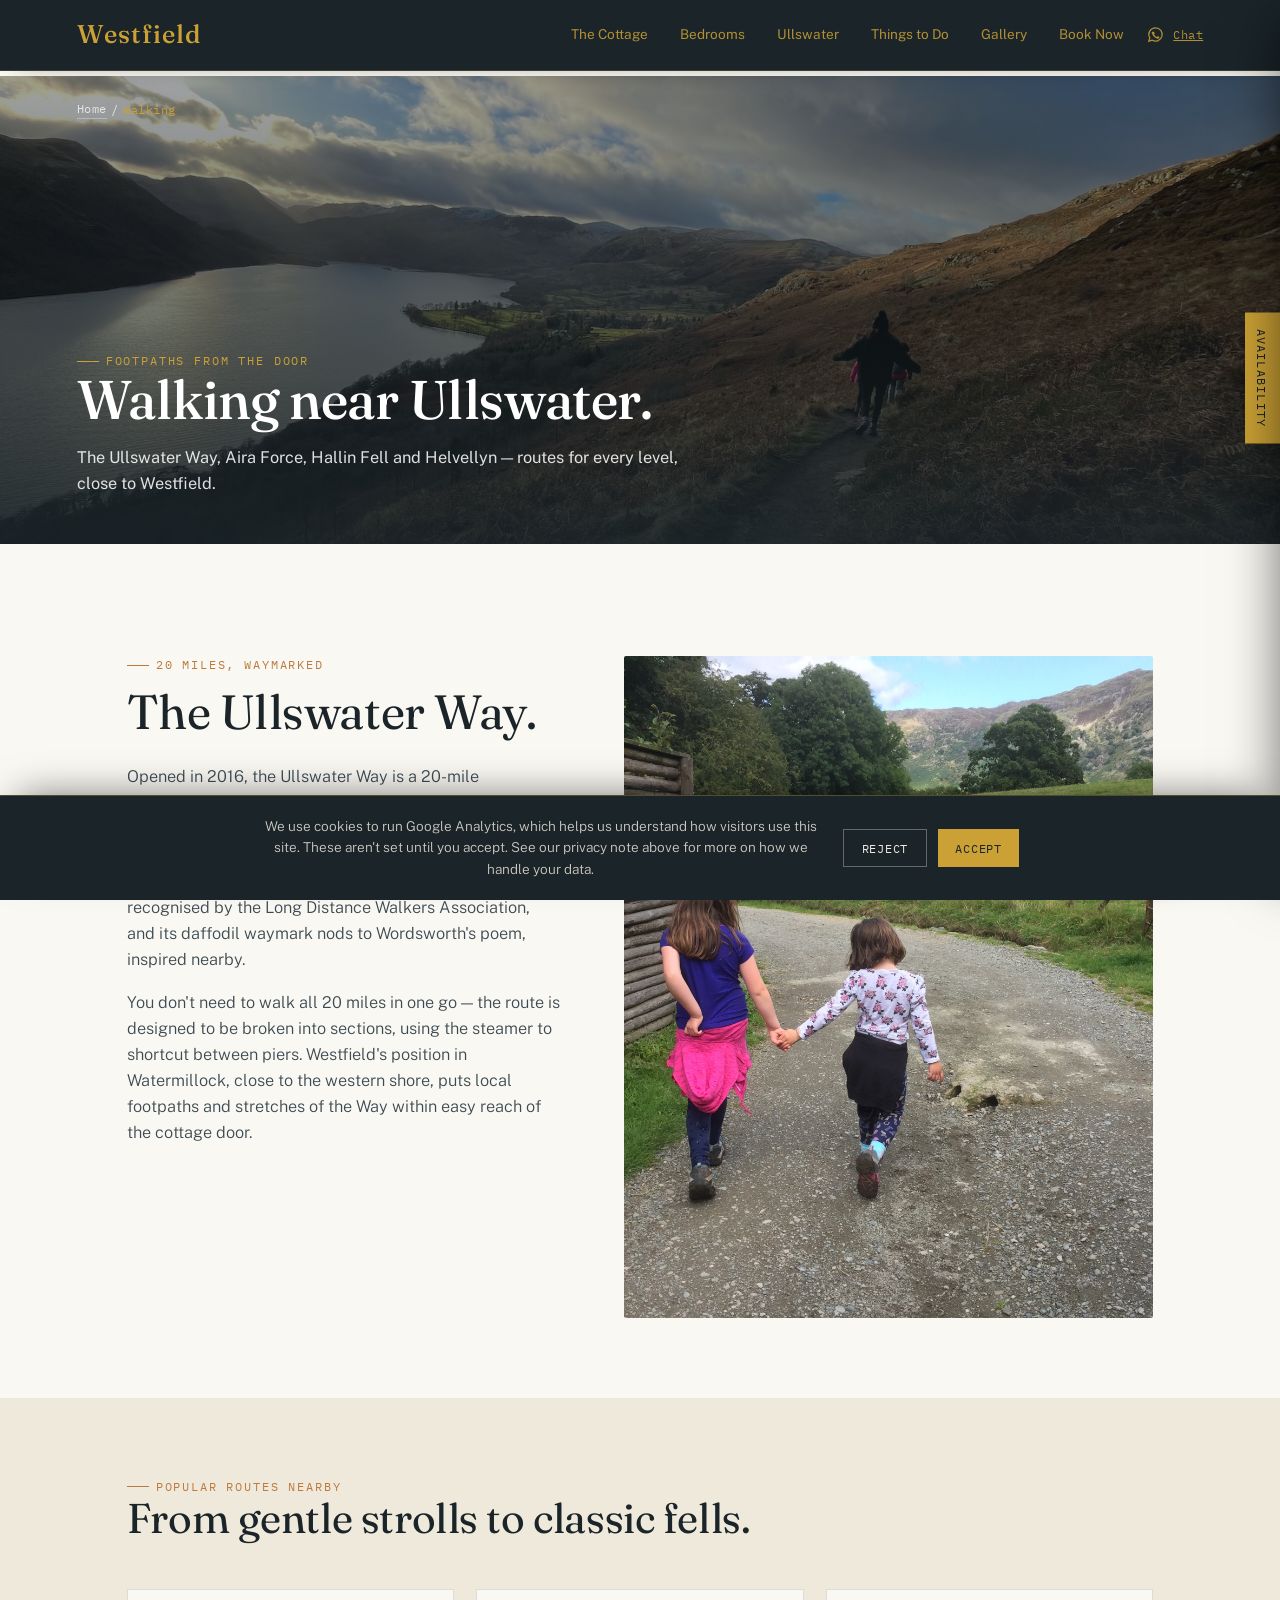
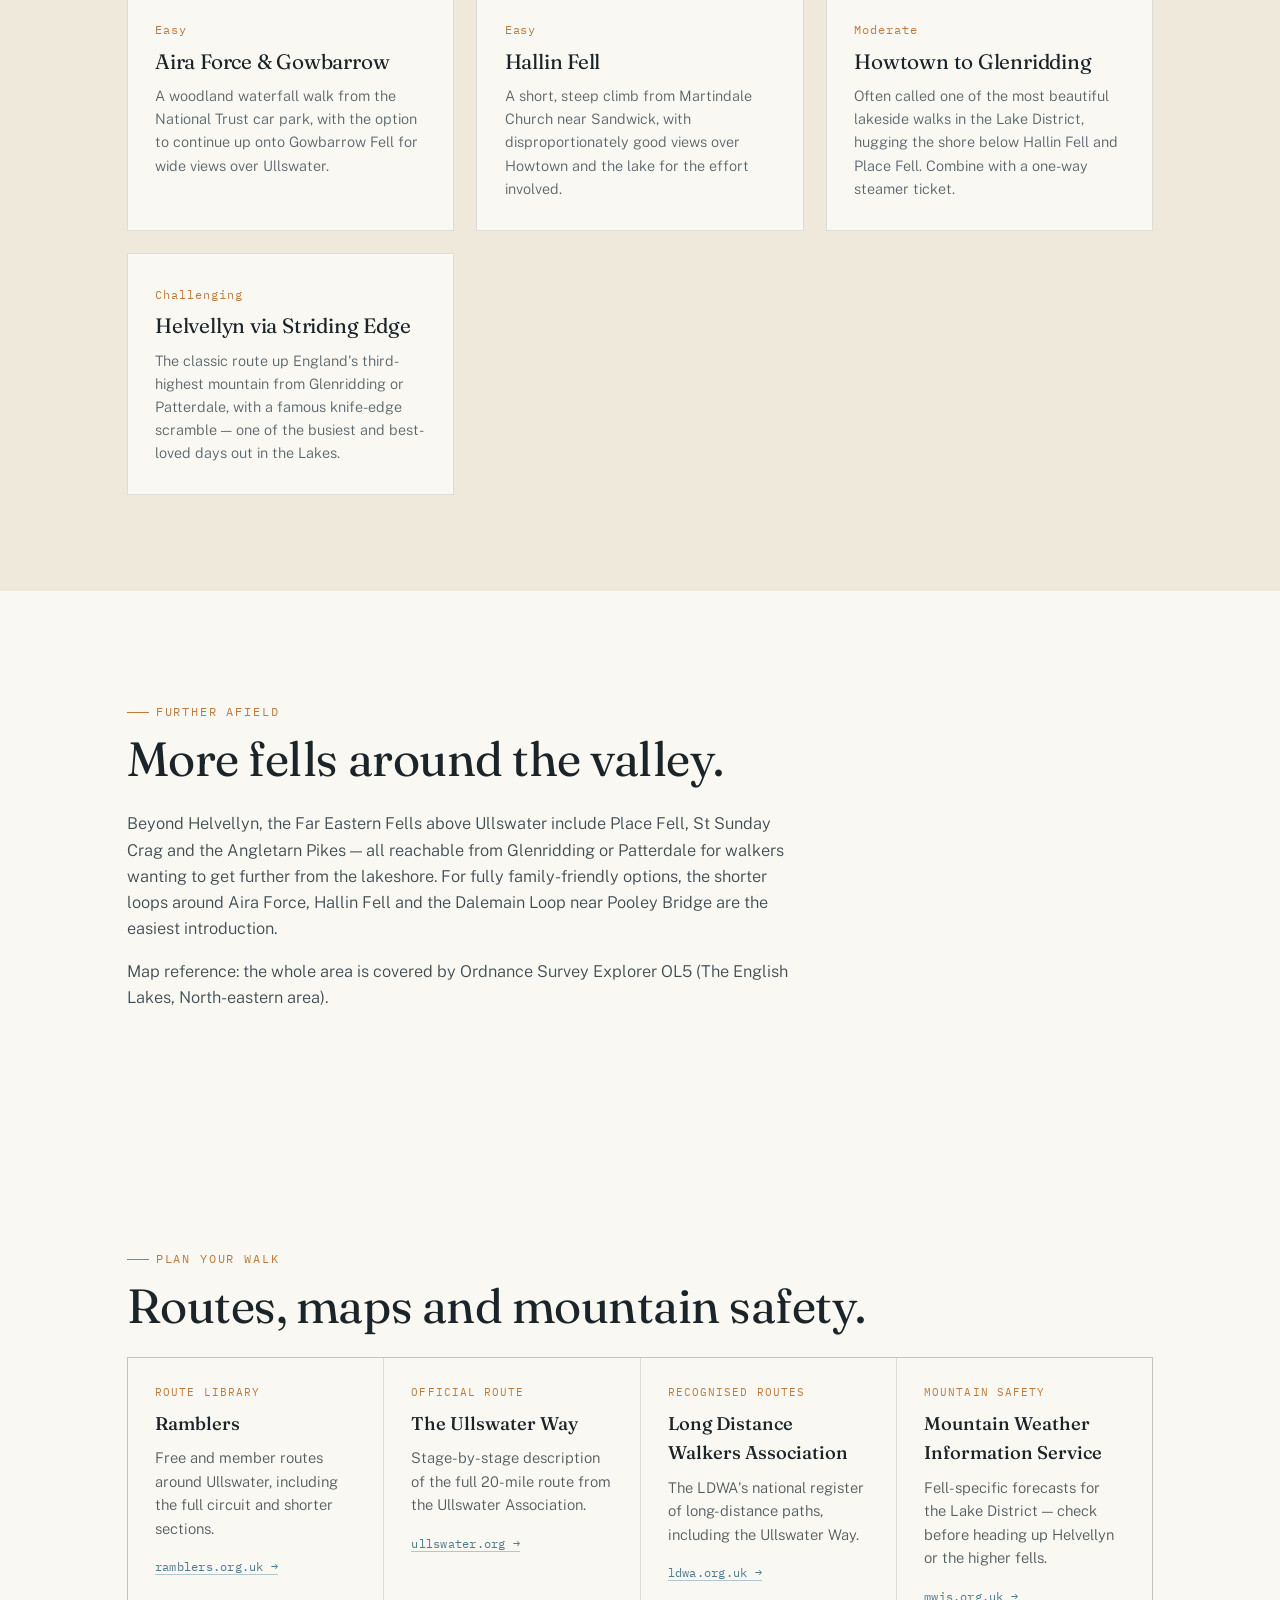
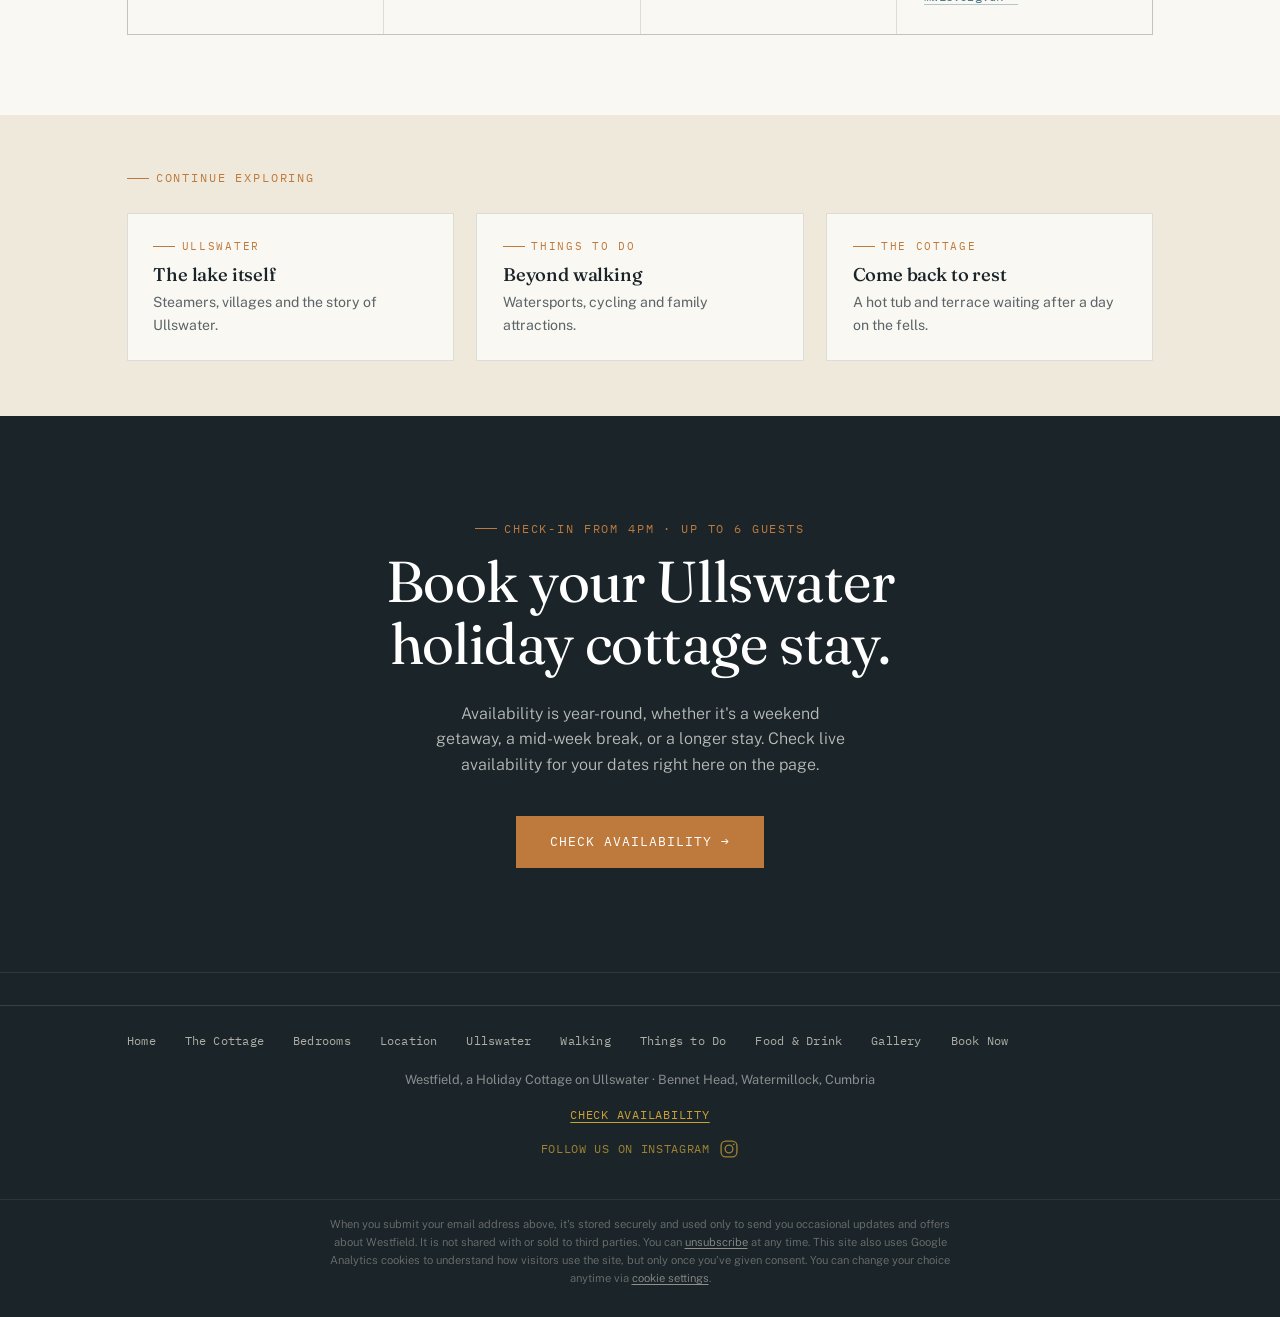
<file: walking.html>
<!DOCTYPE html>
<html lang="en-GB">
<head>
<meta charset="UTF-8">
<meta name="viewport" content="width=device-width, initial-scale=1.0">
<meta name="theme-color" content="#1a2429">
<title>Walking near Ullswater · The Ullswater Way & Fells | Westfield</title>
<meta name="description" content="Walking guide from Westfield in Watermillock: the 20-mile Ullswater Way, Aira Force, Hallin Fell, Howtown to Glenridding, and Helvellyn via Striding Edge.">
<meta name="robots" content="index, follow">
<link rel="canonical" href="https://www.staywestfield.uk/walking.html">
<meta property="og:title" content="Walking near Ullswater · The Ullswater Way & Fells | Westfield">
<meta property="og:description" content="Walking guide from Westfield in Watermillock: the 20-mile Ullswater Way, Aira Force, Hallin Fell, Howtown to Glenridding, and Helvellyn via Striding Edge.">
<meta property="og:type" content="website">
<meta property="og:url" content="https://www.staywestfield.uk/walking.html">
<meta property="og:image" content="https://www.staywestfield.uk/images/views_around_westfield.jpeg">
<meta property="og:locale" content="en_GB">
<meta name="twitter:card" content="summary_large_image">
<link rel="icon" href="images/logo.png">
<link rel="preconnect" href="https://fonts.googleapis.com">
<link rel="preconnect" href="https://fonts.gstatic.com" crossorigin>
<link href="https://fonts.googleapis.com/css2?family=Fraunces:opsz,wght@9..144,300;9..144,400;9..144,500;9..144,600&family=Public+Sans:wght@300;400;500;600&family=IBM+Plex+Mono:wght@400;500&display=swap" rel="stylesheet">
<style>
  :root{
    --slate:#25333a;
    --slate-deep:#1a2429;
    --lake:#4e7a8c;
    --moss:#5f6f47;
    --stone:#efe9dc;
    --amber:#bd7a3c;
    --gold:#cba135;
    --off-white:#faf8f3;
    --line: rgba(37,51,58,0.14);
    --max: 1180px;
  }
  *{box-sizing:border-box; margin:0; padding:0;}
  html, body{max-width:100%; overflow-x:hidden;}
  html{scroll-behavior:smooth;}
  body{
    background:var(--off-white);
    color:var(--slate-deep);
    font-family:'Public Sans', sans-serif;
    font-weight:400;
    line-height:1.6;
    -webkit-font-smoothing:antialiased;
  }
  @media (prefers-reduced-motion: reduce){
    html{scroll-behavior:auto;}
    *{animation-duration:0.01ms !important; animation-iteration-count:1 !important; transition-duration:0.01ms !important;}
  }
  a{color:inherit;}
  img{display:block; width:100%; height:100%; object-fit:cover;}
  h1,h2,h3{font-family:'Fraunces', serif; font-weight:500; letter-spacing:-0.01em; line-height:1.08;}
  .eyebrow{
    font-family:'IBM Plex Mono', monospace;
    font-size:0.72rem;
    letter-spacing:0.16em;
    text-transform:uppercase;
    color:var(--amber);
    display:flex;
    align-items:center;
    gap:0.6em;
  }
  .eyebrow::before{content:""; width:22px; height:1px; background:var(--amber); display:inline-block;}
  .wrap{max-width:var(--max); margin:0 auto; padding:0 6vw;}

  .contours{position:absolute; inset:0; pointer-events:none; opacity:0.5;}
  .contours svg{width:100%; height:100%;}

  header{
    position:fixed; top:0; left:0; right:0; z-index:50;
    display:flex; justify-content:space-between; align-items:center;
    padding:1.2rem 6vw;
    background:var(--slate-deep);
    border-bottom:1px solid rgba(212,175,55,0.18);
    box-shadow:0 8px 24px -18px rgba(0,0,0,0.6);
  }
  header .mark{
    font-family:'Fraunces', serif; font-weight:500; font-size:1.6rem; letter-spacing:0.04em;
    color:var(--gold);
    line-height:1;
    text-decoration:none;
  }
  header nav{display:flex; gap:2rem; font-size:0.85rem; flex-wrap:nowrap; white-space:nowrap;}
  header nav a{color:var(--gold); text-decoration:none; opacity:0.85; transition:opacity .2s; padding:0.3rem 0;}
  header nav a:hover{opacity:1;}
  header nav a:focus-visible, a:focus-visible, button:focus-visible{
    outline:2px solid var(--gold); outline-offset:3px;
  }
  @media (max-width:1000px) and (min-width:861px){ header nav{gap:1.2rem; font-size:0.78rem;} }
  @media (max-width:860px){ header nav{display:none;} }
  .menu-trigger{
    display:none; background:none; border:none; cursor:pointer;
    color:var(--gold); font-family:'IBM Plex Mono', monospace;
    font-size:0.8rem; letter-spacing:0.08em; text-transform:uppercase;
    padding:0.5rem 0.2rem;
  }
  @media (max-width:860px){ .menu-trigger{display:inline-block;} }

  .mobile-menu{
    position:fixed; inset:0; z-index:95;
    background:var(--slate-deep);
    display:none;
    flex-direction:column;
    padding:1.2rem 6vw 2rem;
  }
  .mobile-menu.is-open{display:flex;}
  .mobile-menu-top{display:flex; justify-content:space-between; align-items:center; margin-bottom:2.5rem;}
  .mobile-menu-close{
    background:none; border:none; cursor:pointer; color:var(--gold);
    font-size:2rem; line-height:1; padding:0.3rem;
  }
  .mobile-menu nav{display:flex; flex-direction:column; gap:0.4rem;}
  .mobile-menu nav a{
    color:var(--stone); text-decoration:none;
    font-family:'Fraunces', serif; font-size:1.7rem; font-weight:400;
    padding:0.7rem 0; border-bottom:1px solid rgba(239,233,220,0.1);
  }
  .mobile-menu-footer{
    margin-top:auto; display:flex; flex-direction:column; gap:1rem;
    padding-top:2rem;
  }
  .mobile-menu-footer a{
    color:var(--gold); text-decoration:none;
    font-family:'IBM Plex Mono', monospace; font-size:0.85rem; letter-spacing:0.04em;
  }
  .header-right{display:flex; align-items:center; gap:1.4rem;}
  .header-whatsapp{
    display:inline-flex; align-items:center; justify-content:center; gap:0.5rem;
    color:var(--gold); opacity:0.85; transition:opacity .2s ease;
  }
  .header-whatsapp:hover{opacity:1;}
  .header-whatsapp-label{
    font-family:'IBM Plex Mono', monospace; font-size:0.78rem;
    letter-spacing:0.04em;
  }

  .hero{
    position:relative;
    height:100svh;
    min-height:560px;
    overflow:hidden;
    color:#fff;
    display:flex;
    align-items:flex-end;
  }
  .hero-media{position:absolute; inset:0; z-index:0; overflow:hidden; background:#efeee9;}
  .hero-img{
    position:absolute; inset:0; width:100%; height:100%;
    object-fit:cover;
    filter:saturate(0.95) brightness(0.8);
    transform:scale(1);
    opacity:0;
    transition:opacity 3.8s ease;
  }
  .hero-img-a{opacity:1; z-index:1; transform:scale(1);}
  .hero-img-a.is-fading{opacity:0;}
  .hero-img-b{z-index:2;}
  .hero-img-b.is-visible{opacity:1;}
  .hero-img.is-zooming{animation:heroZoom 7.5s ease-out forwards;}
  .hero-img-a.is-zooming{animation:heroZoomLogo 2.2s ease-out forwards;}
  @keyframes heroZoom{ from{transform:scale(1);} to{transform:scale(1.3);} }
  @keyframes heroZoomLogo{ from{transform:scale(1);} to{transform:scale(1.15);} }
  .hero-scrim{
    position:absolute; inset:0; z-index:3;
    background:var(--slate-deep);
    opacity:0;
    pointer-events:none;
    transition:opacity .05s linear;
  }
  .hero::after{
    content:"";
    position:absolute; inset:0; z-index:3;
    background:linear-gradient(180deg, rgba(26,36,41,0.15) 0%, rgba(26,36,41,0.05) 35%, rgba(26,36,41,0.85) 100%);
  }
  .hero-content{
    position:relative; z-index:4; padding:0 6vw 4.5rem; width:100%;
    opacity:0; transform:translateY(48px);
    transition:opacity 2.2s ease, transform 2.2s ease;
  }
  .hero-content.is-visible{opacity:1; transform:translateY(0);}
  .hero-content .eyebrow{color:var(--stone); margin-bottom:1.1rem;}
  .hero-content .eyebrow::before{background:var(--stone);}
  .hero h1{
    font-size:clamp(2.6rem, 6.5vw, 5.2rem);
    max-width:16ch;
    font-weight:400;
  }
  .hero h1 em{font-style:italic; color:var(--stone); font-weight:300;}
  .hero-sub{
    max-width:44ch; margin-top:1.2rem; font-size:1.05rem; color:rgba(255,255,255,0.82);
    font-weight:300;
  }
  .hero-facts{
    display:flex; gap:2.2rem; margin-top:2.4rem; flex-wrap:wrap;
    font-family:'IBM Plex Mono', monospace; font-size:0.78rem; letter-spacing:0.05em;
    text-transform:uppercase; color:var(--stone);
  }
  .hero-facts span strong{display:block; font-family:'Fraunces', serif; font-size:1.5rem; color:#fff; letter-spacing:0; text-transform:none; font-weight:400;}

  .scroll-cue{
    position:absolute; bottom:1.6rem; right:6vw; z-index:4;
    writing-mode:vertical-rl; color:rgba(255,255,255,0.6);
    font-family:'IBM Plex Mono', monospace; font-size:0.7rem; letter-spacing:0.14em;
    display:flex; align-items:center; gap:0.6rem;
  }
  .scroll-cue::after{content:""; width:1px; height:40px; background:rgba(255,255,255,0.4);}

  .highlights{
    background:var(--slate-deep); color:var(--stone);
    padding:3.6rem 0; position:relative; overflow:hidden;
  }
  .highlights .wrap{
    display:grid; grid-template-columns:repeat(3,1fr); gap:2.5rem;
    position:relative; z-index:1;
  }
  @media (max-width:820px){ .highlights .wrap{grid-template-columns:1fr;} }
  .h-item{border-left:1px solid rgba(239,233,220,0.25); padding-left:1.4rem;}
  .h-item h3{font-size:1.25rem; color:#fff; margin-bottom:0.5rem; font-weight:400;}
  .h-item p{font-size:0.92rem; color:rgba(239,233,220,0.72); font-weight:300;}

  .about{padding:7rem 0 5rem; position:relative;}
  .about .grid{display:grid; grid-template-columns:0.9fr 1.1fr; gap:5vw; align-items:start;}
  @media (max-width:900px){ .about .grid{grid-template-columns:1fr; gap:2.5rem;} }
  .about h2{font-size:clamp(2rem,4vw,3rem); font-weight:400; margin:0.7rem 0 1.6rem;}
  .about p{color:#3c4a51; max-width:60ch; margin-bottom:1.1rem; font-weight:300; font-size:1.02rem;}
  .about-figure{position:relative; aspect-ratio:4/5; overflow:hidden; border-radius:2px;}
  .about-figure .contours{opacity:0.9; mix-blend-mode:soft-light;}

  .divider{position:relative; height:120px; overflow:hidden; background:var(--stone);}

  .rooms{background:var(--stone); padding:5rem 0 6rem;}
  .rooms-head{display:flex; justify-content:space-between; align-items:flex-end; gap:2rem; margin-bottom:3rem; flex-wrap:wrap;}
  .rooms-head h2{font-size:clamp(1.9rem,3.4vw,2.6rem); font-weight:400;}
  .room-grid{display:grid; grid-template-columns:repeat(3, 1fr); gap:1.4rem;}
  @media (max-width:860px){ .room-grid{grid-template-columns:1fr;} }
  .room-card{
    background:var(--off-white); border:1px solid var(--line); padding:1.9rem 1.7rem;
    display:flex; flex-direction:column; gap:0.7rem;
    transition:transform .35s ease, box-shadow .35s ease;
  }
  .room-card:hover{transform:translateY(-4px); box-shadow:0 18px 34px -22px rgba(26,36,41,0.35);}
  .room-num{font-family:'IBM Plex Mono', monospace; font-size:0.75rem; color:var(--amber); letter-spacing:0.08em;}
  .room-card h3{font-size:1.3rem; font-weight:400;}
  .room-card p{font-size:0.9rem; color:#57646b; font-weight:300;}

  .gallery{padding:5.5rem 0; background:var(--off-white);}
  .gallery-head{margin-bottom:2.4rem;}
  .gallery-title-line{display:flex; align-items:center; gap:0.9rem;}
  .gallery-head h2{font-size:clamp(1.9rem,3.4vw,2.6rem); font-weight:400; margin-top:0.6rem;}
  .g-grid{
    display:grid;
    grid-template-columns:repeat(6, 1fr);
    grid-auto-rows:14vw;
    gap:0.6rem;
  }
  @media (max-width:820px){ .g-grid{grid-template-columns:repeat(2,1fr); grid-auto-rows:38vw;} }
  .g-item{overflow:hidden; position:relative;}
  .g-item img{transition:transform .6s ease;}
  .g-item:hover img{transform:scale(1.06);}
  .g-item.a{grid-column:span 4; grid-row:span 2;}
  .g-item.b{grid-column:span 2; grid-row:span 1;}
  .g-item.c{grid-column:span 2; grid-row:span 1;}
  .g-item.d{grid-column:span 3; grid-row:span 1;}
  .g-item.d img{object-fit:contain; background:var(--slate-deep);}
  .g-item.e{grid-column:span 3; grid-row:span 1;}
  @media (max-width:820px){ .g-item.a,.g-item.b,.g-item.c,.g-item.d,.g-item.e{grid-column:span 1; grid-row:span 1;} }

  .amenities{background:var(--slate); color:var(--stone); padding:6rem 0;}
  .amenities .wrap > .eyebrow{color:var(--stone);}
  .amenities .wrap > .eyebrow::before{background:var(--stone);}
  .amenities h2{font-size:clamp(1.9rem,3.4vw,2.6rem); font-weight:400; margin:0.6rem 0 3rem; max-width:16ch;}
  .amen-grid{
    display:grid; grid-template-columns:repeat(4,1fr); gap:0;
    border-top:1px solid rgba(239,233,220,0.18);
    border-left:1px solid rgba(239,233,220,0.18);
  }
  @media (max-width:820px){ .amen-grid{grid-template-columns:repeat(2,1fr);} }
  .amen-item{
    padding:1.4rem 1.4rem 1.4rem 0;
    border-bottom:1px solid rgba(239,233,220,0.18);
    border-right:1px solid rgba(239,233,220,0.18);
    padding-left:1.4rem;
    font-size:0.95rem; font-weight:300;
    display:flex; align-items:center; min-height:76px;
  }

  .setting{padding:6.5rem 0; position:relative; overflow:hidden;}
  .setting .grid{display:grid; grid-template-columns:1fr 1fr; gap:4vw; align-items:center;}
  @media (max-width:900px){ .setting .grid{grid-template-columns:1fr;} }
  .setting h2{font-size:clamp(1.9rem,3.4vw,2.6rem); font-weight:400; margin:0.7rem 0 1.4rem;}
  .setting p{color:#3c4a51; font-weight:300; margin-bottom:1rem; max-width:52ch;}
  .setting-figure{aspect-ratio:1/1; position:relative; overflow:hidden;}

  .host{background:var(--stone); padding:5rem 0;}
  .host .card{
    display:flex; gap:2rem; align-items:center; background:var(--off-white);
    border:1px solid var(--line); padding:2.4rem; max-width:720px;
  }
  @media (max-width:600px){ .host .card{flex-direction:column; text-align:center;} }
  .host .photo{width:96px; height:96px; border-radius:50%; overflow:hidden; flex-shrink:0;}
  .host h3{font-size:1.3rem; font-weight:500; margin-bottom:0.3rem;}
  .host p{font-size:0.92rem; color:#57646b; font-weight:300;}

  .cta{
    background:var(--slate-deep); color:#fff; padding:6.5rem 0; text-align:center;
    position:relative; overflow:hidden;
  }
  .cta h2{font-size:clamp(2.2rem,5vw,3.6rem); font-weight:400; max-width:16ch; margin:0.8rem auto 1.6rem;}
  .cta p{color:rgba(250,248,243,0.72); max-width:42ch; margin:0 auto 2.4rem; font-weight:300;}
  .btn{
    display:inline-flex; align-items:center; gap:0.6rem;
    background:var(--amber); color:#fff; text-decoration:none;
    padding:1rem 2.1rem; font-family:'IBM Plex Mono', monospace;
    font-size:0.8rem; letter-spacing:0.08em; text-transform:uppercase;
    transition:background .25s ease, transform .25s ease;
  }
  .btn:hover{background:#a8672f; transform:translateY(-2px);}

  .mobile-book-bar{
    display:none;
    position:fixed; left:0; right:0; bottom:0; z-index:70;
    background:var(--slate-deep);
    border-top:1px solid rgba(212,175,55,0.25);
    padding:0.8rem 6vw;
    box-shadow:0 -10px 24px -14px rgba(0,0,0,0.5);
  }
  .mobile-book-bar a{
    display:block; text-align:center;
    background:var(--amber); color:#fff; text-decoration:none;
    padding:0.85rem 1rem; font-family:'IBM Plex Mono', monospace;
    font-size:0.78rem; letter-spacing:0.06em; text-transform:uppercase;
  }
  @media (max-width:640px){
    .mobile-book-bar{display:block;}
    body{padding-bottom:4.2rem;}
  }

  footer{
    background:var(--slate-deep); color:rgba(250,248,243,0.5);
    padding:2rem 0 2.5rem; font-size:0.8rem; text-align:center;
    border-top:1px solid rgba(239,233,220,0.1);
  }
  footer a{text-decoration:underline; text-underline-offset:3px;}
  .footer-inner{
    display:flex; flex-direction:column; align-items:center; justify-content:center; gap:0.9rem;
    flex-wrap:wrap;
  }
  .footer-check-availability{
    color:var(--gold); text-decoration:underline; text-underline-offset:3px;
    font-family:'IBM Plex Mono', monospace; font-size:0.78rem;
    letter-spacing:0.06em; text-transform:uppercase;
  }
  .footer-social{
    color:var(--gold); opacity:0.75; text-decoration:none;
    display:inline-flex; align-items:center; justify-content:center; gap:0.6rem;
    transition:opacity .2s ease;
  }
  .footer-social:hover{opacity:1;}
  .footer-social-label{
    font-family:'IBM Plex Mono', monospace; font-size:0.72rem;
    letter-spacing:0.06em; text-transform:uppercase;
  }

  .privacy-note{
    background:var(--slate-deep);
    border-top:1px solid rgba(239,233,220,0.08);
    padding:1rem 6vw 1.8rem;
    text-align:center;
  }
  .privacy-note p{
    max-width:640px; margin:0 auto;
    font-size:0.7rem; line-height:1.6;
    color:rgba(239,233,220,0.4);
    font-weight:300;
  }
  .privacy-note a{color:rgba(239,233,220,0.55); text-decoration:underline; text-underline-offset:2px;}
  .privacy-note button.privacy-unsub-trigger{
    background:none; border:none; padding:0; margin:0; cursor:pointer;
    font:inherit; color:rgba(239,233,220,0.55);
    text-decoration:underline; text-underline-offset:2px;
  }
  .privacy-note .cookie-settings-trigger{
    background:none; border:none; padding:0; margin:0; cursor:pointer;
    font:inherit; color:rgba(239,233,220,0.55);
    text-decoration:underline; text-underline-offset:2px;
  }

  .cookie-banner{
    position:fixed; left:0; right:0; bottom:0; z-index:100;
    background:var(--slate-deep); color:var(--stone);
    border-top:1px solid rgba(212,175,55,0.3);
    box-shadow:0 -16px 40px -20px rgba(0,0,0,0.6);
    padding:1.2rem 6vw;
    display:none;
    align-items:center; justify-content:center; gap:1.4rem;
    flex-wrap:wrap; text-align:center;
  }
  .cookie-banner.is-visible{display:flex;}
  .cookie-banner p{
    font-size:0.85rem; font-weight:300; max-width:560px;
    color:rgba(239,233,220,0.85); margin:0;
  }
  .cookie-banner a{color:var(--gold); text-decoration:underline; text-underline-offset:2px;}
  .cookie-banner-actions{display:flex; gap:0.7rem; flex-wrap:wrap; justify-content:center;}
  .cookie-banner-actions button{
    border:none; cursor:pointer; font-family:'IBM Plex Mono', monospace;
    font-size:0.75rem; letter-spacing:0.06em; text-transform:uppercase;
    padding:0.65rem 1.1rem; transition:background .2s ease, opacity .2s ease;
  }
  .cookie-accept{background:var(--gold); color:var(--slate-deep);}
  .cookie-accept:hover{background:#e0b64a;}
  .cookie-reject{background:transparent; color:var(--stone); border:1px solid rgba(239,233,220,0.35) !important;}
  .cookie-reject:hover{opacity:0.8;}

  .modal-overlay{
    position:fixed; inset:0; z-index:90;
    background:rgba(20,26,29,0.7);
    display:none; align-items:center; justify-content:center;
    padding:1.5rem;
  }
  .modal-overlay.is-open{display:flex;}
  .modal-box{
    position:relative; width:min(360px, 100%);
    background:var(--slate-deep); color:var(--stone);
    border:1px solid rgba(212,175,55,0.25);
    box-shadow:0 25px 60px -20px rgba(0,0,0,0.6);
    padding:1.9rem 1.7rem 1.7rem;
  }
  .modal-close{
    position:absolute; top:0.7rem; right:0.8rem;
    background:none; border:none; cursor:pointer;
    color:var(--stone); opacity:0.7;
    font-size:1.3rem; line-height:1; padding:0.3rem;
    transition:opacity .2s ease;
  }
  .modal-close:hover{opacity:1;}
  .modal-box h3{font-size:1.1rem; font-weight:500; margin-bottom:0.5rem; color:#fff;}
  .modal-box p{font-size:0.85rem; color:rgba(239,233,220,0.75); font-weight:300; margin-bottom:1.1rem;}
  .modal-form{display:flex; flex-direction:column; gap:0.7rem;}
  .modal-form input[type="email"]{
    width:100%; padding:0.7rem 0.9rem;
    background:var(--off-white); border:1px solid rgba(212,175,55,0.3);
    color:var(--slate-deep); font-family:'Public Sans', sans-serif; font-size:0.9rem;
  }
  .modal-form input[type="email"]:focus-visible{outline:2px solid var(--gold); outline-offset:2px;}
  .modal-form button[type="submit"]{
    background:var(--gold); color:var(--slate-deep); border:none; cursor:pointer;
    padding:0.7rem 1rem; font-family:'IBM Plex Mono', monospace; font-size:0.75rem;
    letter-spacing:0.06em; text-transform:uppercase; transition:background .2s ease;
  }
  .modal-form button[type="submit"]:hover{background:#e0b64a;}
  .modal-success{font-size:0.9rem; color:var(--gold); font-weight:400; display:none;}
  .modal-box.is-submitted .modal-form{display:none;}
  .modal-box.is-submitted .modal-success{display:block;}

  .newsletter-box{
    position:fixed; right:1.5rem; bottom:5.7rem; z-index:80;
    width:min(320px, calc(100vw - 3rem));
    background:var(--slate-deep); color:var(--stone);
    border:1px solid rgba(212,175,55,0.25);
    box-shadow:0 20px 45px -20px rgba(0,0,0,0.55);
    padding:1.6rem 1.6rem 1.5rem;
    opacity:0; transform:translateY(16px) scale(0.98);
    pointer-events:none;
    transition:opacity .4s ease, transform .4s ease;
  }
  .newsletter-box.is-visible{opacity:1; transform:translateY(0) scale(1); pointer-events:auto;}
  .newsletter-close{
    position:absolute; top:0.7rem; right:0.8rem;
    background:none; border:none; cursor:pointer;
    color:var(--stone); opacity:0.7;
    font-size:1.3rem; line-height:1; padding:0.3rem;
    transition:opacity .2s ease;
  }
  .newsletter-close:hover{opacity:1;}
  .newsletter-box .eyebrow{color:var(--gold); margin-bottom:0.6rem;}
  .newsletter-box .eyebrow::before{background:var(--gold);}
  .newsletter-box h3{font-size:1.15rem; font-weight:500; margin-bottom:0.5rem; color:#fff;}
  .newsletter-box p{font-size:0.85rem; color:rgba(239,233,220,0.75); font-weight:300; margin-bottom:1.1rem;}
  .newsletter-form{display:flex; flex-direction:column; gap:0.7rem;}
  .newsletter-form input[type="email"]{
    width:100%; padding:0.7rem 0.9rem;
    background:var(--off-white); border:1px solid rgba(212,175,55,0.3);
    color:var(--slate-deep); font-family:'Public Sans', sans-serif; font-size:0.9rem;
  }
  .newsletter-form input[type="email"]:focus-visible{outline:2px solid var(--gold); outline-offset:2px;}
  .newsletter-form button{
    background:var(--gold); color:var(--slate-deep); border:none; cursor:pointer;
    padding:0.7rem 1rem; font-family:'IBM Plex Mono', monospace; font-size:0.75rem;
    letter-spacing:0.06em; text-transform:uppercase; transition:background .2s ease;
  }
  .newsletter-form button:hover{background:#e0b64a;}
  .newsletter-success{font-size:0.9rem; color:var(--gold); font-weight:400; display:none;}
  .newsletter-box.is-submitted .newsletter-form{display:none;}
  .newsletter-box.is-submitted .newsletter-success{display:block;}
  @media (max-width:600px){ .newsletter-box{right:1rem; bottom:5.2rem; left:1rem; width:auto;} }

  .chat-bubble{
    position:fixed; right:1.5rem; bottom:1.5rem; z-index:78;
    display:flex; align-items:center; gap:0.7rem;
    text-decoration:none;
    opacity:0; transform:translateY(16px) scale(0.95);
    pointer-events:none;
    transition:opacity .4s ease, transform .4s ease;
  }
  .chat-bubble.is-visible{opacity:1; transform:translateY(0) scale(1); pointer-events:auto;}

  .availability-tab{
    position:fixed; top:42%; right:0; z-index:82;
    transform:translateY(-50%);
    background:var(--gold); color:var(--slate-deep);
    border:none; cursor:pointer;
    padding:1rem 0.6rem;
    font-family:'IBM Plex Mono', monospace; font-size:0.78rem;
    letter-spacing:0.1em; text-transform:uppercase;
    writing-mode:vertical-rl; text-orientation:mixed;
    box-shadow:-6px 0 18px -8px rgba(0,0,0,0.4);
    transition:background .2s ease;
  }
  .availability-tab:hover{background:#e0b64a;}

  .availability-backdrop{
    position:fixed; inset:0; z-index:83;
    background:rgba(20,26,29,0.55);
    opacity:0; pointer-events:none;
    transition:opacity .3s ease;
  }
  .availability-backdrop.is-open{opacity:1; pointer-events:auto;}

  .availability-panel{
    position:fixed; top:0; right:0; bottom:0; z-index:84;
    width:min(440px, 92vw);
    background:var(--off-white);
    box-shadow:-20px 0 50px -20px rgba(0,0,0,0.55);
    transform:translateX(100%);
    transition:transform .4s ease;
    display:flex; flex-direction:column;
    overflow-y:auto;
  }
  .availability-panel.is-open{transform:translateX(0);}
  .availability-panel-header{
    display:flex; justify-content:space-between; align-items:center;
    padding:1.2rem 1.4rem;
    background:var(--slate-deep); color:#fff;
    position:sticky; top:0; z-index:1;
  }
  .availability-panel-header h3{
    font-family:'Fraunces', serif; font-size:1.15rem; font-weight:500; color:var(--gold);
  }
  .availability-panel-close{
    background:none; border:none; cursor:pointer; color:var(--stone);
    font-size:1.6rem; line-height:1; padding:0.2rem 0.5rem;
  }
  .availability-panel-body{padding:1.3rem 1.4rem 2rem;}
  @media (max-width:600px){
    .availability-tab{padding:0.85rem 0.5rem; font-size:0.72rem;}
  }
  .chat-greeting{
    background:var(--slate-deep); color:var(--stone);
    border:1px solid rgba(212,175,55,0.3);
    padding:0.65rem 0.9rem;
    font-size:0.78rem; line-height:1.4; font-weight:300;
    max-width:190px;
    box-shadow:0 14px 30px -14px rgba(0,0,0,0.55);
  }
  .chat-avatar-wrap{position:relative; width:60px; height:60px; flex-shrink:0;}
  .chat-bubble-avatar{
    position:absolute; inset:0; border-radius:50%; overflow:hidden;
    border:2px solid var(--gold);
    background:var(--slate-deep);
  }
  .chat-bubble-avatar img{width:100%; height:100%; object-fit:cover;}
  .chat-bubble-badge{
    position:absolute; bottom:-3px; right:-3px;
    width:24px; height:24px; border-radius:50%;
    background:var(--gold); color:var(--slate-deep);
    display:flex; align-items:center; justify-content:center;
    border:2px solid var(--slate-deep);
  }
  @media (max-width:600px){
    .chat-bubble{right:1rem; bottom:1rem;}
    .chat-greeting{max-width:150px; font-size:0.72rem; padding:0.55rem 0.75rem;}
  }
  @media (max-width:640px){
    .chat-bubble{bottom:4.6rem;}
    .newsletter-box{bottom:8.8rem;}
  }

  .reveal{opacity:0; transform:translateY(18px); transition:opacity .8s ease, transform .8s ease;}
  .reveal.in{opacity:1; transform:translateY(0);}

  /* ============================================================
     RESPONSIVE MOBILE LAYOUT
     Optimised for phones from 320px through 760px.
     ============================================================ */
  @media (max-width:760px){
    html{font-size:100%;}
    body{
      background:#e6dfcd;
      overflow-x:hidden;
      padding-bottom:4.8rem;
    }

    header{
      padding:0.85rem 5vw;
      min-height:58px;
    }
    header .mark{font-size:1.35rem;}
    .header-right{gap:0.9rem;}
    .header-whatsapp{gap:0;}
    .header-whatsapp-label{display:none;}
    .header-whatsapp svg{width:21px;height:21px;}
    .menu-trigger{font-size:0.72rem;padding:0.55rem 0.1rem;}

    .mobile-menu{
      padding:1rem 7vw 1.5rem;
      overflow-y:auto;
    }
    .mobile-menu-top{margin-bottom:1.4rem;}
    .mobile-menu nav{gap:0;}
    .mobile-menu nav a{
      font-size:1.45rem;
      padding:0.62rem 0;
    }
    .mobile-menu-footer{gap:0.8rem;padding-top:1.5rem;}
    .mobile-menu-footer a{font-size:0.75rem;}

    .hero{
      height:82svh;
      min-height:560px;
      max-height:760px;
    }
    .hero-content{
      padding:0 7vw 3.2rem;
    }
    .hero-content .eyebrow{
      font-size:0.62rem;
      letter-spacing:0.12em;
      margin-bottom:0.8rem;
    }
    .hero-content .eyebrow::before{width:16px;}
    .hero h1{
      font-size:clamp(2.25rem,10.5vw,3.55rem);
      line-height:1.03;
      max-width:14ch;
    }
    .hero-sub{
      margin-top:1rem;
      font-size:0.92rem;
      line-height:1.5;
      max-width:42ch;
    }
    .hero-facts{
      gap:1rem 1.25rem;
      margin-top:1.6rem;
      font-size:0.63rem;
    }
    .hero-facts span{min-width:58px;}
    .hero-facts span strong{font-size:1.3rem;}
    .scroll-cue{display:none;}

    .highlights, .about, .rooms, .gallery, .amenities, .setting, .host, .cta{
      margin:0 0.65rem 0.9rem;
      border-radius:18px;
      overflow:hidden;
      box-shadow:0 14px 30px -22px rgba(26,36,41,0.45);
    }
    .highlights{margin-top:0.9rem;padding:2.4rem 0;}
    .highlights .wrap{gap:1.8rem;}
    .h-item{padding-left:1rem;}
    .h-item h3{font-size:1.12rem;}
    .h-item p{font-size:0.86rem;line-height:1.55;}

    .wrap{
      width:100%;
      max-width:none;
      padding:0 6.5vw;
    }
    .about{padding:3.2rem 0 3rem;}
    .about .grid{gap:2rem;}
    .about h2{
      font-size:clamp(1.85rem,8vw,2.35rem);
      line-height:1.08;
      margin:0.55rem 0 1.15rem;
    }
    .about p{font-size:0.94rem;line-height:1.62;margin-bottom:0.9rem;}
    .about-figure{aspect-ratio:4/3;border-radius:10px;}

    .rooms{padding:3.2rem 0 3.4rem;}
    .rooms-head{margin-bottom:1.8rem;gap:1rem;}
    .rooms-head h2{
      font-size:clamp(1.8rem,7.5vw,2.3rem);
      line-height:1.08;
    }
    .room-grid{grid-template-columns:1fr;gap:0.8rem;}
    .room-card{
      padding:1.35rem 1.25rem;
      gap:0.55rem;
      border-radius:10px;
    }
    .room-num{font-size:0.67rem;}
    .room-card h3{font-size:1.18rem;}
    .room-card p{font-size:0.86rem;line-height:1.55;}

    .gallery{padding:3.2rem 0 3.4rem;}
    .gallery-head{margin-bottom:1.5rem;}
    .gallery-title-row{display:block;}
    .gallery-title-line{gap:0.65rem;}
    .gallery-head h2{
      font-size:clamp(1.85rem,7.5vw,2.3rem);
      margin-top:0.45rem;
    }
    .g-grid{
      grid-template-columns:1fr;
      grid-auto-rows:auto;
      gap:0.65rem;
    }
    .g-item.a,.g-item.b,.g-item.c,.g-item.d,.g-item.e{
      grid-column:span 1;
      grid-row:span 1;
      aspect-ratio:4/3;
    }
    .g-item.a{aspect-ratio:16/10;}
    .g-item.d img{object-fit:cover;}

    .amenities{padding:3.4rem 0;}
    .amenities h2{
      font-size:clamp(1.8rem,7.5vw,2.3rem);
      margin:0.55rem 0 1.8rem;
      line-height:1.08;
    }
    .amen-grid{grid-template-columns:1fr;}
    .amen-item{
      min-height:58px;
      padding:0.85rem 1rem;
      font-size:0.88rem;
    }

    .setting{padding:3.4rem 0;}
    .setting .grid{gap:1.8rem;}
    .setting-figure{aspect-ratio:4/3;border-radius:10px;}
    .setting h2{
      font-size:clamp(1.8rem,7.5vw,2.3rem);
      margin:0.55rem 0 1rem;
    }
    .setting p{font-size:0.94rem;line-height:1.6;}

    .host{padding:3.2rem 0;}
    .host .card{
      padding:1.6rem 1.3rem;
      gap:1rem;
      border-radius:10px;
    }
    .host .photo{width:84px;height:84px;}
    .host h3{font-size:1.2rem;}
    .host p{font-size:0.86rem;line-height:1.55;}

    .cta{padding:3.8rem 0 4rem;}
    .cta .eyebrow{font-size:0.61rem;}
    .cta h2{
      font-size:clamp(2rem,9vw,2.8rem);
      line-height:1.05;
      margin:0.65rem auto 1.15rem;
    }
    .cta p{font-size:0.9rem;line-height:1.55;margin-bottom:1.6rem;}
    .btn{
      width:100%;
      justify-content:center;
      padding:0.95rem 1rem;
      font-size:0.72rem;
    }

    footer{padding:1.7rem 0 2rem;font-size:0.72rem;}
    .footer-inner{gap:0.8rem;}
    .footer-inner span{line-height:1.6;}
    .footer-social-label{font-size:0.66rem;}
    .privacy-note{padding:0.9rem 6vw 1.5rem;}
    .privacy-note p{font-size:0.64rem;}

    .newsletter-box{
      left:0.75rem;
      right:0.75rem;
      bottom:5.25rem;
      width:auto;
      padding:1.25rem 1.2rem 1.15rem;
    }
    .newsletter-box h3{font-size:1.05rem;}
    .newsletter-box p{font-size:0.78rem;margin-bottom:0.9rem;}
    .newsletter-form{gap:0.55rem;}

    .chat-bubble{
      right:0.8rem;
      bottom:4.9rem;
    }
    .chat-greeting{
      max-width:145px;
      font-size:0.68rem;
      padding:0.5rem 0.65rem;
    }
    .chat-avatar-wrap{width:54px;height:54px;}
    .chat-bubble-badge{width:22px;height:22px;}

    .reveal{
      transform:translateY(28px);
      transition:opacity .7s ease, transform .7s ease;
    }
    .reveal.in{transform:translateY(0);}
  }

  @media (max-width:390px){
    .hero{height:84svh;min-height:540px;}
    .hero-content{padding-left:6.5vw;padding-right:6.5vw;padding-bottom:2.7rem;}
    .hero h1{font-size:clamp(2.05rem,10.2vw,2.75rem);}
    .hero-sub{font-size:0.88rem;}
    .hero-facts{gap:0.8rem 0.9rem;font-size:0.59rem;}
    .hero-facts span{min-width:52px;}
    .hero-facts span strong{font-size:1.2rem;}
    .wrap{padding-left:6vw;padding-right:6vw;}
    .highlights, .about, .rooms, .gallery, .amenities, .setting, .host, .cta{
      margin-left:0.5rem;
      margin-right:0.5rem;
    }
    .room-card{padding:1.2rem 1.1rem;}
    .amen-item{font-size:0.84rem;}
    .chat-greeting{display:none;}
  }

  @media (min-width:761px) and (max-width:900px){
    .wrap{padding-left:5vw;padding-right:5vw;}
    header{padding-left:5vw;padding-right:5vw;}
  }

  @media (hover:none){
    .room-card:hover,
    .g-item:hover img,
    .btn:hover{transform:none;box-shadow:none;}
  }

  /* ============================================
     Added for multi-page SEO build-out (subpages)
     ============================================ */

  .subhero{
    position:relative;
    height:52vh;
    min-height:380px;
    max-height:560px;
    overflow:hidden;
    color:#fff;
    margin-top:76px;
  }
  .subhero-media{position:absolute; inset:0; z-index:0; overflow:hidden; background:#1a2429;}
  .subhero-media img{
    position:absolute; inset:0; width:100%; height:100%; object-fit:cover;
    filter:saturate(0.95) brightness(0.72);
  }
  .subhero-scrim{
    position:absolute; inset:0; z-index:1;
    background:linear-gradient(180deg, rgba(26,36,41,0.15) 0%, rgba(26,36,41,0.55) 65%, rgba(26,36,41,0.88) 100%);
  }
  .subhero-content{position:absolute; left:0; right:0; bottom:0; z-index:2; padding:0 6vw 3rem;}
  .subhero-content .eyebrow{color:var(--gold);}
  .subhero-content .eyebrow::before{background:var(--gold);}
  .subhero-content h1{font-size:clamp(2rem, 5vw, 3.4rem); color:#fff; max-width:820px;}
  .subhero-content p{font-size:1.02rem; color:rgba(255,255,255,0.86); max-width:640px; margin-top:0.9rem;}

  .breadcrumb{
    position:relative; z-index:2;
    display:flex; flex-wrap:wrap; align-items:center; gap:0.4em;
    font-family:'IBM Plex Mono', monospace; font-size:0.72rem; letter-spacing:0.04em;
    color:rgba(255,255,255,0.75);
    padding:1.5rem 6vw 0;
  }
  .breadcrumb a{color:rgba(255,255,255,0.75); text-decoration:none; border-bottom:1px solid rgba(255,255,255,0.3);}
  .breadcrumb a:hover{color:#fff; border-color:#fff;}
  .breadcrumb span[aria-current]{color:var(--gold);}

  .section-intro{max-width:760px; margin:0 auto 3rem;}
  .section-intro.left{margin:0 0 3rem;}

  .prose p{margin-bottom:1.05rem; max-width:68ch;}
  .prose p:last-child{margin-bottom:0;}

  .link-list{list-style:none; margin:1.2rem 0; padding:0;}
  .link-list li{
    padding:0.55rem 0; border-bottom:1px solid var(--line);
    display:flex; justify-content:space-between; gap:1rem; align-items:baseline;
  }
  .link-list li:first-child{border-top:1px solid var(--line);}
  .link-list a{text-decoration:underline; text-decoration-color:rgba(37,51,58,0.35); text-underline-offset:3px;}
  .link-list a:hover{text-decoration-color:currentColor;}

  .resource-grid{
    display:grid; grid-template-columns:repeat(auto-fit, minmax(240px,1fr));
    gap:1px; background:var(--line); border:1px solid var(--line); margin-top:1.5rem;
  }
  .resource-card{background:var(--off-white); padding:1.6rem 1.7rem;}
  .resource-card .r-cat{
    font-family:'IBM Plex Mono', monospace; font-size:0.68rem; letter-spacing:0.1em; text-transform:uppercase;
    color:var(--amber);
  }
  .resource-card h4{font-family:'Fraunces', serif; font-weight:500; font-size:1.15rem; margin:0.5rem 0 0.5rem;}
  .resource-card p{font-size:0.92rem; color:rgba(37,51,58,0.8); margin-bottom:0.8rem;}
  .resource-card a.ext-link{
    font-family:'IBM Plex Mono', monospace; font-size:0.76rem; letter-spacing:0.02em;
    color:var(--lake); text-decoration:none; border-bottom:1px solid rgba(78,122,140,0.4);
  }
  .resource-card a.ext-link:hover{border-color:var(--lake);}

  .faq{max-width:760px;}
  .faq details{
    border-bottom:1px solid var(--line);
    padding:1.1rem 0;
  }
  .faq details:first-child{border-top:1px solid var(--line);}
  .faq summary{
    font-family:'Fraunces', serif; font-size:1.08rem; font-weight:500;
    cursor:pointer; list-style:none; display:flex; justify-content:space-between; align-items:center; gap:1rem;
  }
  .faq summary::-webkit-details-marker{display:none;}
  .faq summary::after{
    content:"+"; font-family:'IBM Plex Mono', monospace; font-size:1.2rem; color:var(--amber);
    flex-shrink:0; transition:transform .2s ease;
  }
  .faq details[open] summary::after{content:"\2212";}
  .faq details p{margin-top:0.8rem; color:rgba(37,51,58,0.82); max-width:64ch;}

  .page-links-out{
    display:flex; flex-wrap:wrap; gap:0.9rem 1.6rem; margin-top:1.8rem;
  }
  .page-links-out a{
    font-family:'IBM Plex Mono', monospace; font-size:0.78rem; letter-spacing:0.03em;
    color:var(--slate-deep); text-decoration:none; padding-bottom:0.2rem;
    border-bottom:1px solid var(--amber);
  }
  .page-links-out a:hover{color:var(--amber);}

  .explore-more{background:var(--stone); padding:3.4rem 0;}
  .explore-more .wrap > .eyebrow{margin-bottom:1rem;}
  .explore-grid{
    display:grid; grid-template-columns:repeat(auto-fit, minmax(220px,1fr));
    gap:1.4rem; margin-top:1.6rem;
  }
  .explore-card{
    display:block; text-decoration:none; color:inherit;
    background:var(--off-white); border:1px solid var(--line); padding:1.5rem 1.6rem;
    transition:border-color .2s ease, transform .2s ease;
  }
  .explore-card:hover{border-color:var(--amber); transform:translateY(-2px);}
  .explore-card .eyebrow{font-size:0.66rem; margin-bottom:0.6rem;}
  .explore-card h3{font-size:1.15rem; margin-bottom:0.4rem;}
  .explore-card p{font-size:0.88rem; color:rgba(37,51,58,0.75);}

  .table-wrap{overflow-x:auto; margin:1.6rem 0;}
  table.simple-table{border-collapse:collapse; width:100%; min-width:480px; font-size:0.92rem;}
  table.simple-table th, table.simple-table td{
    text-align:left; padding:0.7rem 1rem; border-bottom:1px solid var(--line);
  }
  table.simple-table th{
    font-family:'IBM Plex Mono', monospace; font-size:0.7rem; letter-spacing:0.06em; text-transform:uppercase;
    color:var(--amber); font-weight:500;
  }

  .footer-sitemap{
    border-top:1px solid rgba(239,233,220,0.14);
  }
  .footer-sitemap .wrap{
    display:flex; flex-wrap:wrap; gap:0.5rem 1.8rem;
    padding:1.6rem 6vw 1.2rem;
    font-family:'IBM Plex Mono', monospace; font-size:0.74rem; letter-spacing:0.02em;
  }
  .footer-sitemap a{color:rgba(239,233,220,0.7); text-decoration:none;}
  .footer-sitemap a:hover{color:var(--gold);}

  @media (max-width:700px){
    .subhero{height:42vh; min-height:300px;}
    .breadcrumb{padding-top:1.1rem;}
  }

</style>
<script type="application/ld+json">
{
  "@context": "https://schema.org",
  "@type": "BreadcrumbList",
  "itemListElement": [
    { "@type": "ListItem", "position": 1, "name": "Home", "item": "https://www.staywestfield.uk/" },
    { "@type": "ListItem", "position": 2, "name": "Walking", "item": "https://www.staywestfield.uk/walking.html" }
  ]
}
</script>

</head>
<body>

<header>
  <a href="index.html" class="mark">Westfield</a>
  <div class="header-right">
    <nav id="siteNav">
      <a href="cottage.html">The Cottage</a>
      <a href="bedrooms.html">Bedrooms</a>
      <a href="ullswater.html">Ullswater</a>
      <a href="things-to-do.html">Things to Do</a>
      <a href="gallery.html">Gallery</a>
      <a href="booking.html">Book Now</a>
    </nav>
    <a href="https://wa.me/447554334030?text=Hi%20I%20would%20like%20to%20connect%20regarding%20Westfield%20On%20Ullswater" target="_blank" rel="noopener" class="header-whatsapp" aria-label="Message us on WhatsApp">
      <svg viewBox="0 0 24 24" width="19" height="19" fill="none" stroke="currentColor" stroke-width="1.6" aria-hidden="true">
        <path d="M12 3.5a8.4 8.4 0 0 0-7.2 12.7L3.5 20.5l4.4-1.3A8.4 8.4 0 1 0 12 3.5z"/>
        <path d="M8.7 8.9c.2-.5.4-.5.6-.5h.5c.2 0 .4 0 .5.4.2.5.6 1.5.6 1.6.1.1.1.3 0 .4-.1.2-.1.3-.2.4l-.4.4c-.1.1-.2.2-.1.4.2.3.7 1.1 1.5 1.8.9.8 1.6 1 1.9 1.2.2.1.3.1.4 0l.6-.7c.2-.2.3-.2.5-.1l1.4.7c.2.1.3.1.4.3 0 .1 0 .8-.3 1.2-.3.4-1.1.9-1.9.9-1 0-2.6-.4-4.2-2-1.7-1.6-2.6-3.5-2.7-3.8-.1-.3-.6-1.1-.6-1.9 0-.8.4-1.2.5-1.4z" fill="currentColor" stroke="none"/>
      </svg>
      <span class="header-whatsapp-label">Chat</span>
    </a>
    <button class="menu-trigger" id="menuTrigger" aria-expanded="false" aria-controls="mobileMenu">Menu</button>
  </div>
</header>

<div class="mobile-menu" id="mobileMenu">
  <div class="mobile-menu-top">
    <a href="index.html" class="mark">Westfield</a>
    <button class="mobile-menu-close" id="mobileMenuClose" aria-label="Close menu">&times;</button>
  </div>
  <nav>
    <a href="index.html">Home</a>
    <a href="cottage.html">The Cottage</a>
    <a href="bedrooms.html">Bedrooms</a>
    <a href="location.html">Location</a>
    <a href="ullswater.html">Ullswater</a>
    <a href="walking.html">Walking</a>
    <a href="things-to-do.html">Things to Do</a>
    <a href="food-drink.html">Food &amp; Drink</a>
    <a href="gallery.html">Gallery</a>
    <a href="booking.html">Book Now</a>
  </nav>
  <div class="mobile-menu-footer">
    <a href="https://wa.me/447554334030?text=Hi%20I%20would%20like%20to%20connect%20regarding%20Westfield%20On%20Ullswater" target="_blank" rel="noopener">Chat on WhatsApp</a>
    <a href="https://www.instagram.com/westfieldonullswater/?utm_source=ig_web_button_share_sheet" target="_blank" rel="noopener">Follow us on Instagram</a>
    <a href="#" class="open-availability">Check Availability</a>
  </div>
</div>

<section class="subhero">
  <div class="subhero-media"><img src="images/views_around_westfield.jpeg" alt="Footpath and fells around Ullswater near Watermillock" loading="eager" fetchpriority="high" decoding="async"></div>
  <div class="subhero-scrim"></div>
  <nav class="breadcrumb" aria-label="Breadcrumb">
    <a href="index.html">Home</a><span>/</span><span aria-current="page">Walking</span>
  </nav>
  <div class="subhero-content">
    <div class="eyebrow">Footpaths from the door</div>
    <h1>Walking near Ullswater.</h1>
    <p>The Ullswater Way, Aira Force, Hallin Fell and Helvellyn — routes for every level, close to Westfield.</p>
  </div>
</section>

<section class="about" id="about">
  <div class="wrap grid">
    <div class="reveal">
      <div class="eyebrow">20 miles, waymarked</div>
      <h2>The Ullswater Way.</h2>
      <div class="prose">
        <p>Opened in 2016, the Ullswater Way is a 20-mile waymarked circular route around the lake, created by a partnership between the Lake District National Park Authority, the National Trust, Eden District Council, Ullswater Steamers and the Ullswater Association. It's recognised by the Long Distance Walkers Association, and its daffodil waymark nods to Wordsworth's poem, inspired nearby.</p>
        <p>You don't need to walk all 20 miles in one go — the route is designed to be broken into sections, using the steamer to shortcut between piers. Westfield's position in Watermillock, close to the western shore, puts local footpaths and stretches of the Way within easy reach of the cottage door.</p>
      </div>
    </div>
    <div class="about-figure reveal">
      <img src="images/maisie_isla_walking.jpg" alt="Walking on the footpaths near Ullswater, Watermillock" loading="lazy" decoding="async">
    </div>
  </div>
</section>

<section class="rooms">
  <div class="wrap">
    <div class="rooms-head reveal">
      <div>
        <div class="eyebrow">Popular routes nearby</div>
        <h2>From gentle strolls to classic fells.</h2>
      </div>
    </div>
    <div class="room-grid">
      <div class="room-card reveal">
        <div class="room-num">Easy</div>
        <h3>Aira Force &amp; Gowbarrow</h3>
        <p>A woodland waterfall walk from the National Trust car park, with the option to continue up onto Gowbarrow Fell for wide views over Ullswater.</p>
      </div>
      <div class="room-card reveal">
        <div class="room-num">Easy</div>
        <h3>Hallin Fell</h3>
        <p>A short, steep climb from Martindale Church near Sandwick, with disproportionately good views over Howtown and the lake for the effort involved.</p>
      </div>
      <div class="room-card reveal">
        <div class="room-num">Moderate</div>
        <h3>Howtown to Glenridding</h3>
        <p>Often called one of the most beautiful lakeside walks in the Lake District, hugging the shore below Hallin Fell and Place Fell. Combine with a one-way steamer ticket.</p>
      </div>
      <div class="room-card reveal">
        <div class="room-num">Challenging</div>
        <h3>Helvellyn via Striding Edge</h3>
        <p>The classic route up England's third-highest mountain from Glenridding or Patterdale, with a famous knife-edge scramble — one of the busiest and best-loved days out in the Lakes.</p>
      </div>
    </div>
  </div>
</section>

<section class="about">
  <div class="wrap">
    <div class="reveal section-intro left">
      <div class="eyebrow">Further afield</div>
      <h2>More fells around the valley.</h2>
      <div class="prose">
        <p>Beyond Helvellyn, the Far Eastern Fells above Ullswater include Place Fell, St Sunday Crag and the Angletarn Pikes — all reachable from Glenridding or Patterdale for walkers wanting to get further from the lakeshore. For fully family-friendly options, the shorter loops around Aira Force, Hallin Fell and the Dalemain Loop near Pooley Bridge are the easiest introduction.</p>
        <p>Map reference: the whole area is covered by Ordnance Survey Explorer OL5 (The English Lakes, North-eastern area).</p>
      </div>
    </div>
  </div>
</section>

<section class="about" id="resources">
  <div class="wrap">
    <div class="eyebrow reveal">Plan your walk</div>
    <h2 class="reveal">Routes, maps and mountain safety.</h2>
    <div class="resource-grid">
      <div class="resource-card reveal">
        <div class="r-cat">Route library</div>
        <h4>Ramblers</h4>
        <p>Free and member routes around Ullswater, including the full circuit and shorter sections.</p>
        <a class="ext-link" href="https://www.ramblers.org.uk" target="_blank" rel="noopener">ramblers.org.uk →</a>
      </div>
      <div class="resource-card reveal">
        <div class="r-cat">Official route</div>
        <h4>The Ullswater Way</h4>
        <p>Stage-by-stage description of the full 20-mile route from the Ullswater Association.</p>
        <a class="ext-link" href="https://www.ullswater.org/the-ullswater-way/" target="_blank" rel="noopener">ullswater.org →</a>
      </div>
      <div class="resource-card reveal">
        <div class="r-cat">Recognised routes</div>
        <h4>Long Distance Walkers Association</h4>
        <p>The LDWA's national register of long-distance paths, including the Ullswater Way.</p>
        <a class="ext-link" href="https://ldwa.org.uk" target="_blank" rel="noopener">ldwa.org.uk →</a>
      </div>
      <div class="resource-card reveal">
        <div class="r-cat">Mountain safety</div>
        <h4>Mountain Weather Information Service</h4>
        <p>Fell-specific forecasts for the Lake District — check before heading up Helvellyn or the higher fells.</p>
        <a class="ext-link" href="https://www.mwis.org.uk" target="_blank" rel="noopener">mwis.org.uk →</a>
      </div>
    </div>
  </div>
</section>
<section class="explore-more">
  <div class="wrap">
    <div class="eyebrow">Continue exploring</div>
    <div class="explore-grid">
      <a class="explore-card reveal" href="ullswater.html">
        <div class="eyebrow">Ullswater</div>
        <h3>The lake itself</h3>
        <p>Steamers, villages and the story of Ullswater.</p>
      </a>
      <a class="explore-card reveal" href="things-to-do.html">
        <div class="eyebrow">Things to Do</div>
        <h3>Beyond walking</h3>
        <p>Watersports, cycling and family attractions.</p>
      </a>
      <a class="explore-card reveal" href="cottage.html">
        <div class="eyebrow">The Cottage</div>
        <h3>Come back to rest</h3>
        <p>A hot tub and terrace waiting after a day on the fells.</p>
      </a>
    </div>
  </div>
</section><section class="cta" id="book">
  <div class="wrap">
    <div class="eyebrow" style="justify-content:center;">Check-in from 4pm · Up to 6 guests</div>
    <h2>Book your Ullswater holiday cottage stay.</h2>
    <p>Availability is year-round, whether it's a weekend getaway, a mid-week break, or a longer stay. Check live availability for your dates right here on the page.</p>
    <a class="btn open-availability" href="#">Check Availability →</a>
  </div>
</section>

<footer>
  <nav class="footer-sitemap" aria-label="Site pages">
    <div class="wrap">
      <a href="index.html">Home</a>
      <a href="cottage.html">The Cottage</a>
      <a href="bedrooms.html">Bedrooms</a>
      <a href="location.html">Location</a>
      <a href="ullswater.html">Ullswater</a>
      <a href="walking.html">Walking</a>
      <a href="things-to-do.html">Things to Do</a>
      <a href="food-drink.html">Food &amp; Drink</a>
      <a href="gallery.html">Gallery</a>
      <a href="booking.html">Book Now</a>
    </div>
  </nav>
  <div class="wrap footer-inner">
    <span>Westfield, a Holiday Cottage on Ullswater · Bennet Head, Watermillock, Cumbria</span>
    <a href="#" class="open-availability footer-check-availability">Check Availability</a>
    <a href="https://www.instagram.com/westfieldonullswater/?utm_source=ig_web_button_share_sheet" target="_blank" rel="noopener" class="footer-social" aria-label="Follow Westfield on Instagram">
      <span class="footer-social-label">Follow us on Instagram</span>
      <svg viewBox="0 0 24 24" width="20" height="20" fill="none" stroke="currentColor" stroke-width="1.6" aria-hidden="true">
        <rect x="2.5" y="2.5" width="19" height="19" rx="5.5"/>
        <circle cx="12" cy="12" r="4.6"/>
        <circle cx="17.6" cy="6.4" r="1.1" fill="currentColor" stroke="none"/>
      </svg>
    </a>
  </div>
</footer>

<div class="privacy-note">
  <p>When you submit your email address above, it's stored securely and used only to send you occasional updates and offers about Westfield. It is not shared with or sold to third parties. You can <button type="button" class="privacy-unsub-trigger" id="unsubTrigger">unsubscribe</button> at any time. This site also uses Google Analytics cookies to understand how visitors use the site, but only once you've given consent. You can change your choice anytime via <button type="button" class="cookie-settings-trigger" id="cookieSettingsTrigger">cookie settings</button>.</p>
</div>

<div class="cookie-banner" id="cookieBanner">
  <p>We use cookies to run Google Analytics, which helps us understand how visitors use this site. These aren't set until you accept. See our privacy note above for more on how we handle your data.</p>
  <div class="cookie-banner-actions">
    <button type="button" class="cookie-reject" id="cookieReject">Reject</button>
    <button type="button" class="cookie-accept" id="cookieAccept">Accept</button>
  </div>
</div>

<div class="modal-overlay" id="unsubOverlay">
  <div class="modal-box" id="unsubBox">
    <button class="modal-close" id="unsubClose" aria-label="Close">&times;</button>
    <h3>Unsubscribe</h3>
    <p>Enter the email address you'd like removed from Westfield updates and offers.</p>
    <form class="modal-form" id="unsubForm">
      <input type="email" name="email" placeholder="Your email address" required aria-label="Email address">
      <button type="submit">Unsubscribe</button>
    </form>
    <p class="modal-success">You've been unsubscribed.</p>
  </div>
</div>

<div class="newsletter-box" id="newsletterBox">
  <button class="newsletter-close" id="newsletterClose" aria-label="Close">&times;</button>
  <div class="eyebrow">Stay in touch</div>
  <h3>Westfield updates &amp; offers</h3>
  <p>Sign up for occasional news, availability updates and special offers for Westfield.</p>
  <form class="newsletter-form" id="newsletterForm">
    <input type="email" name="email" placeholder="Your email address" required aria-label="Email address">
    <button type="submit">Subscribe</button>
  </form>
  <p class="newsletter-success">Thanks — you're on the list.</p>
</div>

<a href="https://wa.me/447554334030?text=Hi%20I%20would%20like%20to%20connect%20regarding%20Westfield%20On%20Ullswater" target="_blank" rel="noopener" class="chat-bubble" id="chatBubble" aria-label="Chat with us on WhatsApp">
  <span class="chat-greeting">Hi, I'm your host for Westfield should you need any assistance today</span>
  <span class="chat-avatar-wrap">
    <span class="chat-bubble-avatar">
      <img src="images/selfie.jpg" alt="James, host of Westfield" loading="lazy" decoding="async">
    </span>
    <span class="chat-bubble-badge">
      <svg viewBox="0 0 24 24" width="13" height="13" fill="none" stroke="currentColor" stroke-width="1.8" aria-hidden="true">
        <path d="M12 3.5a8.4 8.4 0 0 0-7.2 12.7L3.5 20.5l4.4-1.3A8.4 8.4 0 1 0 12 3.5z"/>
        <path d="M8.7 8.9c.2-.5.4-.5.6-.5h.5c.2 0 .4 0 .5.4.2.5.6 1.5.6 1.6.1.1.1.3 0 .4-.1.2-.1.3-.2.4l-.4.4c-.1.1-.2.2-.1.4.2.3.7 1.1 1.5 1.8.9.8 1.6 1 1.9 1.2.2.1.3.1.4 0l.6-.7c.2-.2.3-.2.5-.1l1.4.7c.2.1.3.1.4.3 0 .1 0 .8-.3 1.2-.3.4-1.1.9-1.9.9-1 0-2.6-.4-4.2-2-1.7-1.6-2.6-3.5-2.7-3.8-.1-.3-.6-1.1-.6-1.9 0-.8.4-1.2.5-1.4z" fill="currentColor" stroke="none"/>
      </svg>
    </span>
  </span></a>

<div class="mobile-book-bar">
  <a href="#" class="open-availability">Check Dates</a>
</div>

<button type="button" class="availability-tab" id="availabilityTab" aria-expanded="false" aria-controls="availabilityPanel">Availability</button>
<div class="availability-backdrop" id="availabilityBackdrop"></div>
<div class="availability-panel" id="availabilityPanel">
  <div class="availability-panel-header">
    <h3>Check Availability</h3>
    <button type="button" class="availability-panel-close" id="availabilityClose" aria-label="Close availability calendar">&times;</button>
  </div>
  <div class="availability-panel-body">
    <script id="InnStyle-js" src="https://developer.innstyle.co.uk/calendar.min.js"></script>
    <script>InnStyle('staywestfield');</script>
  </div>
</div>

<script>
  // Google Analytics is only loaded after the user consents — see the
  // cookie banner below. Nothing analytics-related runs before that.
  function loadGoogleAnalytics(){
    if(window.gaLoaded) return;
    window.gaLoaded = true;
    var s = document.createElement('script');
    s.async = true;
    s.src = 'https://www.googletagmanager.com/gtag/js?id=G-RP1K0VXQ7T';
    document.head.appendChild(s);
    window.dataLayer = window.dataLayer || [];
    function gtag(){ dataLayer.push(arguments); }
    window.gtag = gtag;
    gtag('js', new Date());
    gtag('config', 'G-RP1K0VXQ7T');
  }

  const cookieBanner = document.getElementById('cookieBanner');
  const cookieAccept = document.getElementById('cookieAccept');
  const cookieReject = document.getElementById('cookieReject');
  const cookieSettingsTrigger = document.getElementById('cookieSettingsTrigger');

  function showCookieBanner(){
    if(cookieBanner) cookieBanner.classList.add('is-visible');
  }
  function hideCookieBanner(){
    if(cookieBanner) cookieBanner.classList.remove('is-visible');
  }

  const cookieChoice = localStorage.getItem('cookie_consent');
  if(cookieChoice === 'accepted'){
    loadGoogleAnalytics();
  } else if(cookieChoice !== 'rejected'){
    showCookieBanner();
  }

  if(cookieAccept){
    cookieAccept.addEventListener('click', function(){
      localStorage.setItem('cookie_consent', 'accepted');
      loadGoogleAnalytics();
      hideCookieBanner();
    });
  }
  if(cookieReject){
    cookieReject.addEventListener('click', function(){
      localStorage.setItem('cookie_consent', 'rejected');
      hideCookieBanner();
    });
  }
  if(cookieSettingsTrigger){
    cookieSettingsTrigger.addEventListener('click', function(){
      showCookieBanner();
    });
  }

  const els = document.querySelectorAll('.reveal');
  const io = new IntersectionObserver((entries)=>{
    entries.forEach(e=>{ if(e.isIntersecting){ e.target.classList.add('in'); io.unobserve(e.target); } });
  }, {threshold:0.15});
  els.forEach(el=>io.observe(el));

  const availabilityTab = document.getElementById('availabilityTab');
  const availabilityPanel = document.getElementById('availabilityPanel');
  const availabilityClose = document.getElementById('availabilityClose');
  const availabilityBackdrop = document.getElementById('availabilityBackdrop');

  function openAvailability(){
    availabilityPanel.classList.add('is-open');
    availabilityBackdrop.classList.add('is-open');
    availabilityTab.setAttribute('aria-expanded', 'true');
  }
  function closeAvailability(){
    availabilityPanel.classList.remove('is-open');
    availabilityBackdrop.classList.remove('is-open');
    availabilityTab.setAttribute('aria-expanded', 'false');
  }
  if(availabilityTab && availabilityPanel){
    availabilityTab.addEventListener('click', ()=>{
      if(availabilityPanel.classList.contains('is-open')){
        closeAvailability();
      } else {
        openAvailability();
      }
    });
  }
  if(availabilityClose){
    availabilityClose.addEventListener('click', closeAvailability);
  }
  if(availabilityBackdrop){
    availabilityBackdrop.addEventListener('click', closeAvailability);
  }
  document.querySelectorAll('.open-availability').forEach(function(el){
    el.addEventListener('click', function(e){
      e.preventDefault();
      openAvailability();
    });
  });

  const menuTrigger = document.getElementById('menuTrigger');
  const mobileMenu = document.getElementById('mobileMenu');
  const mobileMenuClose = document.getElementById('mobileMenuClose');

  function openMobileMenu(){
    mobileMenu.classList.add('is-open');
    menuTrigger.setAttribute('aria-expanded', 'true');
  }
  function closeMobileMenu(){
    mobileMenu.classList.remove('is-open');
    menuTrigger.setAttribute('aria-expanded', 'false');
  }
  if(menuTrigger && mobileMenu){
    menuTrigger.addEventListener('click', openMobileMenu);
  }
  if(mobileMenuClose){
    mobileMenuClose.addEventListener('click', closeMobileMenu);
  }
  document.addEventListener('keydown', (e)=>{
    if(e.key === 'Escape' && mobileMenu && mobileMenu.classList.contains('is-open')){
      closeMobileMenu();
    }
  });
  if(mobileMenu){
    mobileMenu.querySelectorAll('a').forEach(link=>{
      link.addEventListener('click', closeMobileMenu);
    });
  }

  const heroEl = document.querySelector('.hero');
  const heroScrim = document.querySelector('.hero-scrim');
  function updateHeroFade(){
    if(!heroEl || !heroScrim) return;
    const heroHeight = heroEl.offsetHeight || 1;
    const progress = Math.min(Math.max(window.scrollY / heroHeight, 0), 1);
    heroScrim.style.opacity = (progress * 0.8).toFixed(2);
  }
  window.addEventListener('scroll', updateHeroFade, {passive:true});
  window.addEventListener('resize', updateHeroFade);
  updateHeroFade();

  const heroImgA = document.querySelector('.hero-img-a');
  const heroImgB = document.querySelector('.hero-img-b');
  const heroContentEl = document.querySelector('.hero-content');
  let heroTimers = [];

  function clearHeroTimers(){
    heroTimers.forEach(t => clearTimeout(t));
    heroTimers = [];
  }

  function playHeroSequence(){
    if(!heroImgA || !heroImgB) return;
    clearHeroTimers();

    // reset both images to their starting state
    heroImgB.classList.remove('is-visible', 'is-zooming');
    heroImgA.classList.remove('is-zooming', 'is-fading');
    if(heroContentEl) heroContentEl.classList.remove('is-visible');
    void heroImgA.offsetWidth; // force reflow so the animation can restart
    void heroImgB.offsetWidth;

    const CROSSFADE_START_MS = 2200; // shorter dwell time before the crossfade begins

    // phase 1: image A starts its slow zoom
    heroImgA.classList.add('is-zooming');

    // phase 2: crossfade begins well before image A's zoom finishes, so the two
    // motions overlap — A fades out while B fades in and starts its own zoom.
    // The hero text floats up into place at the same moment, so the whole
    // reveal — image and text — feels like one connected motion.
    heroTimers.push(setTimeout(()=>{
      heroImgA.classList.add('is-fading');
      heroImgB.classList.add('is-visible', 'is-zooming');
      if(heroContentEl) heroContentEl.classList.add('is-visible');
    }, CROSSFADE_START_MS));
  }

  playHeroSequence();

  if(heroEl){
    let hasLeftHero = false;
    const heroReplayObserver = new IntersectionObserver((entries)=>{
      entries.forEach(entry=>{
        if(!entry.isIntersecting){
          hasLeftHero = true;
        } else if(hasLeftHero){
          hasLeftHero = false;
          playHeroSequence();
        }
      });
    }, {threshold:0.6});
    heroReplayObserver.observe(heroEl);
  }

  const chatBubble = document.getElementById('chatBubble');
  if(chatBubble){
    let chatBubbleShown = false;
    function checkChatBubbleScroll(){
      if(!chatBubbleShown && window.scrollY > 120){
        chatBubbleShown = true;
        chatBubble.classList.add('is-visible');
        window.removeEventListener('scroll', checkChatBubbleScroll);
      }
    }
    window.addEventListener('scroll', checkChatBubbleScroll, {passive:true});
    checkChatBubbleScroll();
  }

  const newsletterBox = document.getElementById('newsletterBox');
  const newsletterClose = document.getElementById('newsletterClose');
  const newsletterForm = document.getElementById('newsletterForm');
  const galleryEl = document.getElementById('gallery');
  let newsletterDismissed = false;

  if(newsletterBox && galleryEl){
    const newsletterObserver = new IntersectionObserver((entries)=>{
      entries.forEach(entry=>{
        if(entry.isIntersecting && !newsletterDismissed){
          newsletterBox.classList.add('is-visible');
        }
      });
    }, {threshold:0.15});
    newsletterObserver.observe(galleryEl);
  }

  if(newsletterClose){
    newsletterClose.addEventListener('click', ()=>{
      newsletterDismissed = true;
      newsletterBox.classList.remove('is-visible');
    });
  }

  // Paste your Google Apps Script Web App URL here once deployed
  // (see setup instructions — Extensions > Apps Script > Deploy > Web app).
  const GOOGLE_SHEET_ENDPOINT = 'https://script.google.com/macros/s/AKfycbxMnABvzZoL22w2mbKTwQmEQ0ub0-7M9tz32rbsC3YnjOsU9DjAzUNoOpWj1p8Wmjm_/exec';

  if(newsletterForm){
    newsletterForm.addEventListener('submit', (e)=>{
      e.preventDefault();
      const email = newsletterForm.querySelector('input[type="email"]').value;

      if(GOOGLE_SHEET_ENDPOINT && GOOGLE_SHEET_ENDPOINT.indexOf('PASTE_YOUR') === -1){
        // no-cors: Apps Script doesn't return CORS headers, so the response
        // is opaque — we can't read it, but the row is appended regardless.
        fetch(GOOGLE_SHEET_ENDPOINT, {
          method:'POST',
          mode:'no-cors',
          headers:{'Content-Type':'application/json'},
          body: JSON.stringify({action:'subscribe', email:email})
        }).catch(()=>{ /* network errors ignored — see note above */ });
      }

      newsletterBox.classList.add('is-submitted');
      setTimeout(()=>{
        newsletterDismissed = true;
        newsletterBox.classList.remove('is-visible');
      }, 2600);
    });
  }

  const unsubTrigger = document.getElementById('unsubTrigger');
  const unsubOverlay = document.getElementById('unsubOverlay');
  const unsubClose = document.getElementById('unsubClose');
  const unsubForm = document.getElementById('unsubForm');
  const unsubBox = document.getElementById('unsubBox');

  if(unsubTrigger && unsubOverlay){
    unsubTrigger.addEventListener('click', ()=>{
      unsubOverlay.classList.add('is-open');
    });
  }
  if(unsubClose && unsubOverlay){
    unsubClose.addEventListener('click', ()=>{
      unsubOverlay.classList.remove('is-open');
    });
  }
  if(unsubOverlay){
    unsubOverlay.addEventListener('click', (e)=>{
      if(e.target === unsubOverlay) unsubOverlay.classList.remove('is-open');
    });
  }
  if(unsubForm){
    unsubForm.addEventListener('submit', (e)=>{
      e.preventDefault();
      const email = unsubForm.querySelector('input[type="email"]').value;

      if(GOOGLE_SHEET_ENDPOINT && GOOGLE_SHEET_ENDPOINT.indexOf('PASTE_YOUR') === -1){
        fetch(GOOGLE_SHEET_ENDPOINT, {
          method:'POST',
          mode:'no-cors',
          headers:{'Content-Type':'application/json'},
          body: JSON.stringify({action:'unsubscribe', email:email})
        }).catch(()=>{ /* network errors ignored — see note above */ });
      }

      unsubBox.classList.add('is-submitted');
      setTimeout(()=>{
        unsubOverlay.classList.remove('is-open');
        unsubBox.classList.remove('is-submitted');
        unsubForm.reset();
      }, 2200);
    });
  }

</script>
</body>
</html>
</file>
